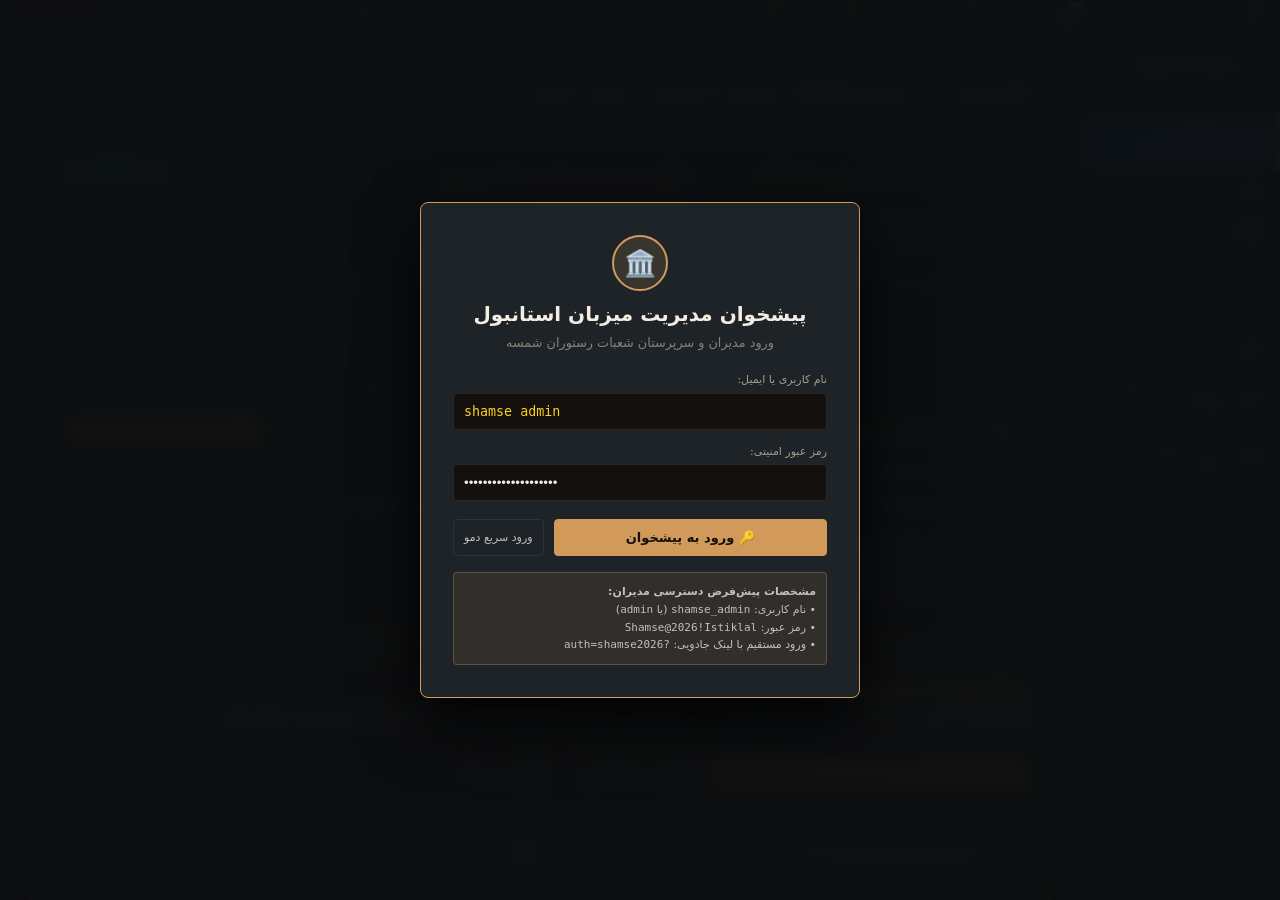
<file: admin_panel.html>
<!DOCTYPE html>
<html lang="fa" dir="rtl">
<head>
  <meta charset="utf-8">
  <meta name="viewport" content="width=device-width, initial-scale=1.0">
  <title>پیشخوان مدیریت میزبان استانبول | WP-Admin Restaurant Portal</title>
  <link rel="icon" type="image/svg+xml" href="data:image/svg+xml,<svg xmlns='http://www.w3.org/2000/svg' viewBox='0 0 32 32'><text y='24' font-size='24'>⚙️</text></svg>">
  <style>
    :root {
      --wp-dark: #1d2327;
      --wp-darker: #13171a;
      --wp-blue: #2271b1;
      --wp-blue-hover: #135e96;
      --copper: #d29a5a;
      --copper-hover: #e0ac72;
      --bg: #0f1214;
      --card-bg: #181d20;
      --card-border: #2c3338;
      --text: #c3c4c7;
      --cream: #f0f0f1;
      --muted: #8c8f94;
      --green: #00a32a;
      --red: #d63638;
      --gold: #dba617;
    }
    * { box-sizing: border-box; margin: 0; padding: 0; }
    body {
      background: var(--bg);
      color: var(--text);
      font-family: system-ui, -apple-system, 'Segoe UI', Roboto, Tahoma, sans-serif;
      font-size: 13px;
      line-height: 1.5;
      display: flex;
      flex-direction: column;
      min-height: 100vh;
    }

    /* === WP TOPBAR === */
    .wp-admin-bar {
      height: 36px;
      background: var(--wp-darker);
      border-bottom: 1px solid var(--card-border);
      display: flex;
      justify-content: space-between;
      align-items: center;
      padding: 0 16px;
      font-size: 12px;
      color: var(--text);
      z-index: 999;
    }
    .wp-bar-group { display: flex; align-items: center; gap: 14px; }
    .wp-bar-link { color: var(--text); text-decoration: none; display: flex; align-items: center; gap: 6px; }
    .wp-bar-link:hover { color: var(--copper); }
    .wp-badge-status {
      background: rgba(0,163,42,0.15);
      color: var(--green);
      border: 1px solid var(--green);
      padding: 1px 8px;
      border-radius: 10px;
      font-size: 11px;
    }

    /* === MAIN LAYOUT === */
    .wp-body { display: flex; flex: 1; overflow: hidden; }

    /* === WP SIDEBAR === */
    .wp-sidebar {
      width: 200px;
      background: var(--wp-dark);
      border-left: 1px solid var(--card-border);
      display: flex;
      flex-direction: column;
      flex-shrink: 0;
    }
    .wp-sidebar-header {
      padding: 16px 14px;
      border-bottom: 1px solid var(--card-border);
      display: flex;
      align-items: center;
      gap: 10px;
    }
    .wp-sidebar-header b { color: var(--cream); font-size: 13px; }
    .wp-menu { list-style: none; padding: 8px 0; }
    .wp-menu-item {
      display: flex;
      align-items: center;
      gap: 10px;
      padding: 10px 16px;
      color: var(--text);
      text-decoration: none;
      cursor: pointer;
      transition: all .2s;
      border-right: 4px solid transparent;
    }
    .wp-menu-item:hover {
      background: rgba(255,255,255,0.05);
      color: var(--cream);
    }
    .wp-menu-item.active {
      background: #2271b1;
      color: #fff;
      border-right-color: var(--copper);
      font-weight: bold;
    }

    /* === WP CONTENT AREA === */
    .wp-content {
      flex: 1;
      padding: 24px 30px;
      overflow-y: auto;
      max-height: calc(100vh - 36px);
    }
    .wp-page-header {
      display: flex;
      justify-content: space-between;
      align-items: center;
      margin-bottom: 22px;
      padding-bottom: 14px;
      border-bottom: 1px solid var(--card-border);
    }
    .wp-page-header h1 { font-size: 20px; color: var(--cream); font-weight: 700; margin: 0; }
    .wp-btn {
      background: var(--wp-blue);
      color: #fff;
      border: 1px solid #2271b1;
      padding: 6px 14px;
      border-radius: 4px;
      font-size: 13px;
      cursor: pointer;
      text-decoration: none;
      display: inline-flex;
      align-items: center;
      gap: 6px;
      font-family: inherit;
    }
    .wp-btn:hover { background: var(--wp-blue-hover); }
    .wp-btn-gold {
      background: var(--copper);
      color: #14100d;
      border-color: var(--copper);
      font-weight: 700;
    }
    .wp-btn-gold:hover { background: var(--copper-hover); }
    .wp-btn-ghost {
      background: transparent;
      color: var(--text);
      border: 1px solid var(--card-border);
    }
    .wp-btn-ghost:hover { background: rgba(255,255,255,0.05); color: var(--cream); }

    /* === CARDS & PANELS === */
    .wp-card {
      background: var(--card-bg);
      border: 1px solid var(--card-border);
      border-radius: 6px;
      padding: 18px 20px;
      margin-bottom: 20px;
    }
    .wp-metrics-grid {
      display: grid;
      grid-template-columns: repeat(auto-fit, minmax(200px, 1fr));
      gap: 16px;
      margin-bottom: 24px;
    }
    .wp-metric-box {
      background: var(--card-bg);
      border: 1px solid var(--card-border);
      border-radius: 6px;
      padding: 16px;
    }
    .wp-metric-val { font-size: 26px; font-weight: 800; color: var(--copper); margin: 4px 0; }
    .wp-metric-lbl { font-size: 12px; color: var(--muted); }

    /* === TABLES === */
    .wp-table { width: 100%; border-collapse: collapse; font-size: 13px; text-align: right; }
    .wp-table th, .wp-table td { padding: 10px 12px; border-bottom: 1px solid var(--card-border); }
    .wp-table th { background: rgba(0,0,0,0.2); color: var(--copper); font-weight: 700; }
    .wp-table tr:hover td { background: rgba(255,255,255,0.02); }

    /* === TAB VIEWS === */
    .wp-tab-view { display: none; }
    .wp-tab-view.active { display: block; }
  </style>
</head>
<body>

  <!-- WORDPRESS ADMIN LOGIN OVERLAY -->
  <div id="wpAdminLoginOverlay" style="position:fixed;top:0;left:0;right:0;bottom:0;background:rgba(12,14,16,0.96);backdrop-filter:blur(10px);z-index:99999;display:flex;align-items:center;justify-content:center;padding:20px">
    <div style="background:#1d2327;border:1px solid #d29a5a;border-radius:8px;max-width:440px;width:100%;padding:32px;box-shadow:0 25px 60px rgba(0,0,0,0.8);text-align:right">
      <div style="text-align:center;margin-bottom:20px">
        <div style="display:inline-flex;align-items:center;justify-content:center;width:56px;height:56px;border-radius:50%;background:rgba(210,154,90,0.15);border:2px solid #d29a5a;font-size:26px;margin-bottom:8px">🏛️</div>
        <h2 style="color:#f4ede4;font-size:1.25rem;margin:0 0 4px">پیشخوان مدیریت میزبان استانبول</h2>
        <p style="color:#8b8075;font-size:.8rem;margin:0">ورود مدیران و سرپرستان شعبات رستوران شمسه</p>
      </div>

      <div id="wpLoginErrMsg" style="display:none;color:#f87171;background:rgba(214,54,56,0.15);border:1px solid #d63638;padding:8px;border-radius:3px;font-size:11px;margin-bottom:12px;text-align:center"></div>
      <div style="margin-bottom:14px">
        <label style="display:block;font-size:11px;color:#a89d8e;margin-bottom:4px">نام کاربری یا ایمیل:</label>
        <input type="text" id="wpLoginUser" value="shamse_admin" style="width:100%;background:#14100d;border:1px solid #33251a;color:#ffd21e;padding:10px;border-radius:4px;direction:ltr;text-align:left;font-family:monospace">
      </div>

      <div style="margin-bottom:18px">
        <label style="display:block;font-size:11px;color:#a89d8e;margin-bottom:4px">رمز عبور امنیتی:</label>
        <input type="password" id="wpLoginPass" value="Shamse@2026!Istiklal" style="width:100%;background:#14100d;border:1px solid #33251a;color:#f4ede4;padding:10px;border-radius:4px;direction:ltr;text-align:left">
      </div>

      <div style="display:flex;gap:10px;margin-bottom:16px">
        <button class="wp-btn wp-btn-gold" onclick="performWpAdminLogin()" style="flex:1;justify-content:center;padding:10px">
          🔑 ورود به پیشخوان
        </button>
        <button class="wp-btn wp-btn-ghost" onclick="bypassWpAdminLogin()" style="padding:10px;font-size:11px">
          ورود سریع دمو
        </button>
      </div>

      <div style="background:rgba(210,154,90,0.1);border:1px solid rgba(210,154,90,0.3);padding:10px;border-radius:4px;font-size:11px;color:#c8bfb5;line-height:1.6">
        <b>مشخصات پیش‌فرض دسترسی مدیران:</b><br>
        • نام کاربری: <code>shamse_admin</code> (یا <code>admin</code>)<br>
        • رمز عبور: <code>Shamse@2026!Istiklal</code><br>
        • ورود مستقیم با لینک جادویی: <code>?auth=shamse2026</code>
      </div>
    </div>
  </div>


  <!-- ================= WP ADMIN TOP BAR ================= -->
  <div class="wp-admin-bar">
    <div class="wp-bar-group">
      <a href="index.html" class="wp-bar-link" target="_blank" style="font-weight:bold;color:var(--copper)">
        <span>🏛️ رستوران شمسه</span>
        <span style="font-size:10px;color:var(--muted)">مشاهده زنده سایت ↗</span>
      </a>
      <a href="intelligence.html" class="wp-bar-link">📊 هوش تجاری و ABSA</a>
      <a href="shamse_sentiment_report.html" class="wp-bar-link">🎙️ پرونده و پادکست نظرات</a>
      <a href="restaurant_portal.html" class="wp-bar-link">🔑 پرتال رستوران</a>
    </div>

    <div class="wp-bar-group">
      <span class="wp-badge-status">🟢 سرور روی پورت ۸۰۸۰ فعال</span>
      <span class="wp-badge-status" id="adminSyncBadge" style="border-color:#27ae60;color:#2ecc71;background:rgba(39,174,96,0.15)">✓ ورود یکپارچه فعال • سشن ۳۶۵ روزه (یکساله تا ۲۰۲۷) • سینک با تلگرام</span>
      <span class="wp-badge-status" style="border-color:#38bdf8;color:#38bdf8">🤖 ربات تلگرام @shamse_restaurant_bot متصل</span>
      <span style="color:var(--cream)">مدیریت شمسه</span>
      <button onclick="lockWpAdminPanel()" class="wp-btn wp-btn-ghost" style="font-size:11px;padding:3px 10px;border-color:var(--red);color:var(--red)">
        🔒 خروج از حساب
      </button>
    </div>
  </div>

  <div class="wp-body">
    
    <!-- ================= WP SIDEBAR ================= -->
    <aside class="wp-sidebar">
      <div class="wp-sidebar-header">
        <span style="font-size:18px">⚙️</span>
        <div>
          <b>میزبان استانبول</b>
          <div style="font-size:10px;color:var(--muted)">نسخه ۲٫۴ • وردپرس هاسپیتالیتی</div>
        </div>
      </div>

      <nav class="wp-menu">
        <a class="wp-menu-item active" onclick="switchWpAdminTab('tab-dashboard', this)">
          <span>📊</span> <span>پیشخوان (Dashboard)</span>
        </a>
        <a class="wp-menu-item" onclick="switchWpAdminTab('tab-menu-manager', this)">
          <span>🍽️</span> <span>مدیریت منوی غذا</span>
        </a>
        <a class="wp-menu-item" onclick="switchWpAdminTab('tab-slider-manager', this)">
          <span>🖼️</span> <span>اسلایدر صفحه اول</span>
        </a>
        <a class="wp-menu-item" onclick="switchWpAdminTab('tab-telegram-channel', this)">
          <span>✈️</span> <span>ربات و کانال تلگرام</span>
        </a>
        <a class="wp-menu-item" onclick="switchWpAdminTab('tab-leads-crm', this)">
          <span>🌍</span> <span>کمپین ۱۰۰ لید بین‌المللی</span>
        </a>
        <a class="wp-menu-item" onclick="switchWpAdminTab('tab-reviews-triage', this)">
          <span>⭐</span> <span>ممیزی نظرات و تریاژ</span>
        </a>
        <a class="wp-menu-item" onclick="switchWpAdminTab('tab-30-skills', this)">
          <span>🎯</span> <span>۳۰ مهارت نقد خطاها و راهکارها</span>
        </a>
        <a class="wp-menu-item" onclick="switchWpAdminTab('tab-jarchi-menu', this)">
          <span>📢</span> <span>جارچی استقلال و پیشنهادات منو</span>
        </a>
        <a class="wp-menu-item" onclick="switchWpAdminTab('tab-settings', this)">
          <span>🔧</span> <span>تنظیمات پوسته و سیستم</span>
        </a>
      </nav>
    </aside>

    <!-- ================= WP CONTENT ================= -->
    <main class="wp-content">

      <!-- TAB 1: DASHBOARD -->
      <section id="tab-dashboard" class="wp-tab-view active">

        <!-- SHAMSE CREDENTIALS & WHATSAPP DISPATCH CARD -->
        <div class="wp-card" style="border:2px solid var(--copper);background:linear-gradient(135deg, rgba(29,35,39,0.95), rgba(20,16,13,0.95));margin-bottom:20px">
          <div style="display:flex;justify-content:space-between;align-items:center;flex-wrap:wrap;gap:12px;margin-bottom:14px;border-bottom:1px solid var(--card-border);padding-bottom:12px">
            <div>
              <h3 style="color:var(--cream);font-size:15px;margin:0 0 4px">🔐 شناسه، رمز عبور و لینک‌های دسترسی اختصاصی مدیریت شمسه</h3>
              <p style="font-size:12px;color:var(--muted);margin:0">اطلاعات احراز هویت پنل ادمین، پرتال شعبه و متن آماده پیام واتساپ برای مدیریت رستوران</p>
            </div>
            <span style="background:rgba(46,204,113,0.15);color:var(--green);border:1px solid var(--green);padding:3px 10px;border-radius:12px;font-size:11px;font-weight:bold">
              ✓ احراز هویت فعال و ایمن
            </span>
          </div>

          <div style="display:grid;grid-template-columns:repeat(auto-fit, minmax(280px, 1fr));gap:16px;margin-bottom:16px">
            <!-- Admin Panel Credentials -->
            <div style="background:var(--bg);border:1px solid var(--card-border);padding:14px;border-radius:6px">
              <b style="color:var(--gold);font-size:13px">⚙️ ۱. دسترسی پنل اصلی ادمین (Admin Panel):</b>
              <div style="font-size:11px;color:var(--text);margin-top:8px;line-height:1.8">
                • <b>لینک ورود:</b> <a href="admin_panel.html?auth=shamse2026" target="_blank" style="color:var(--copper);text-decoration:underline">admin_panel.html?auth=shamse2026</a><br>
                • <b>نام کاربری:</b> <code style="color:var(--cream)">shamse_admin</code> یا <code style="color:var(--cream)">admin</code><br>
                • <b>رمز عبور:</b> <code style="color:var(--green)">Shamse@2026!Istiklal</code><br>
                • <b>سطح دسترسی:</b> مدیریت کل، ممیزی نظرات، دیسپچ تلگرام و لیدها
              </div>
            </div>

            <!-- Restaurant Portal Credentials -->
            <div style="background:var(--bg);border:1px solid var(--card-border);padding:14px;border-radius:6px">
              <b style="color:var(--copper);font-size:13px">🏛️ ۲. دسترسی پرتال رستوران شمسه (Restaurant Portal):</b>
              <div style="font-size:11px;color:var(--text);margin-top:8px;line-height:1.8">
                • <b>لینک ورود مستقیم:</b> <a href="restaurant_portal.html?token=SHAMSE-TAK-2026" target="_blank" style="color:var(--copper);text-decoration:underline">restaurant_portal.html?token=SHAMSE-TAK-2026</a><br>
                • <b>توکن جادویی ورود:</b> <code style="color:var(--gold)">SHAMSE-TAK-2026</code><br>
                • <b>نام کاربری:</b> <code style="color:var(--cream)">shamse_manager</code><br>
                • <b>رمز عبور اختصاصی:</b> <code style="color:var(--green)">Shamse#Taksim2026</code>
              </div>
            </div>

            <!-- 1-Month Free Trial Test License -->
            <div style="background:var(--bg);border:1px solid #2ecc71;padding:14px;border-radius:6px;position:relative">
              <span style="position:absolute;top:10px;left:10px;background:#2ecc71;color:#14100d;font-size:10px;font-weight:bold;padding:2px 6px;border-radius:8px">۳۰ روز تست فعال</span>
              <b style="color:#2ecc71;font-size:13px">🎁 ۳. مجوز آزمایشی ۱ ماهه (30-Day Pro Trial):</b>
              <div style="font-size:11px;color:var(--text);margin-top:8px;line-height:1.8">
                • <b>دوره اعتبار:</b> ۲۶ اکتبر ۲۰۲۶ تا ۲۵ نوامبر ۲۰۲۶ (۴ آذر ۱۴۰۵)<br>
                • <b>روزهای باقی‌مانده:</b> <b style="color:var(--gold)">۳۰ روز کامل (30 Days Remaining)</b><br>
                • <b>مستأجر مجاز:</b> مدیریت رستوران شمسه (شعب استقلال و کوجاتپه)<br>
                • <b>امکانات فعال:</b> ممیزی ۵,۰۵۵ نقد، تحلیل فارکس، پادکست دو زبانه و RevPASH
              </div>
            </div>
          </div>

          <!-- Ready-to-Send WhatsApp Message Box -->
          <div style="background:rgba(0,0,0,0.3);border:1px solid var(--line-copper);border-radius:6px;padding:16px">
            <div style="display:flex;justify-content:space-between;align-items:center;margin-bottom:8px">
              <b style="color:var(--cream);font-size:13px">💬 متن پیام آماده ارسال برای واتس‌اپ مدیریت شمسه (همراه با مشخصات تست ۱ ماهه):</b>
              <button class="wp-btn wp-btn-gold" onclick="copyFullWhatsAppPitch()" style="font-size:11px;padding:4px 12px">
                📋 کپی کامل متن برای واتساپ
              </button>
            </div>
            <textarea id="fullWhatsAppPitchText" readonly style="width:100%;height:150px;background:var(--bg);border:1px solid var(--card-border);color:var(--cream);font-size:11px;padding:10px;border-radius:4px;font-family:inherit;line-height:1.6">🌟 با درود و احترام خدمت مدیریت محترم رستوران شمسه استانبول (شعبات استقلال و کوجاتپه)،

پرونده جامع ممیزی ۵,۰۵۵ نقد چندزبانه شمسه در Google Maps، TripAdvisor و Yandex Maps نهایی شد و هم‌اکنون به همراه پنل اختصاصی در اختیارتان قرار دارد:

🎁 مجوز تست ۱ ماهه رایگان فعال شد (دوره ۳۰ روزه اختصاصی):
• تاریخ اعتبار: ۲۶ اکتبر ۲۰۲۶ تا ۲۵ نوامبر ۲۰۲۶ (۴ آذر ۱۴۰۵)
• نام کاربری: shamse_manager
• رمز عبور: Shamse#Taksim2026
• شناسه ورود جادویی: SHAMSE-TAK-2026
• لینک ورود به پنل اختصاصی رستوران: https://shamse-restaurant.pages.dev/restaurant_portal.html?token=SHAMSE-TAK-2026

⚙️ لینک ورود به پیشخوان جامع ادمین:
• لینک پیشخوان: https://shamse-restaurant.pages.dev/admin_panel.html?auth=shamse2026
• نام کاربری ادمین: shamse_admin
• رمز عبور ادمین: Shamse@2026!Istiklal

📥 لینک‌های مستقیم دانلود بسته‌های تحلیلی:
۱. گزارش چاپی PDF وکتور: https://shamse-restaurant.pages.dev/reports/shamse_sentiment_podcast_report.pdf
۲. پرزنتیشن پاورپوینت PPTX: https://shamse-restaurant.pages.dev/reports/mizban_restaurant_intelligence_pitch.pptx
۳. پادکست صوتی فارسی MP3: https://shamse-restaurant.pages.dev/assets/audio/shamse_intelligence_podcast.mp3
۴. پادکست صوتی ترکی MP3: https://shamse-restaurant.pages.dev/assets/audio/shamse_intelligence_podcast_tr.mp3
۵. چارت شمعی فارکس (SVG): https://shamse-restaurant.pages.dev/assets/img/sentiment_candlestick_chart.svg
۶. گزارش وب تعاملی: https://shamse-restaurant.pages.dev/shamse_sentiment_report.html

🗺️ لینک مستقیم نقدها در Google Maps:
• شعبه استقلال (۴٫۸★ - ۲,۴۵۰ نقد): https://maps.google.com/?q=Istiklal+Caddesi+179+Beyoglu+Istanbul
• شعبه کوجاتپه (۴٫۷★ - ۱,۶۲۰ نقد): https://maps.google.com/?q=Abdulhak+Hamit+Caddesi+17+Kocatepe+Istanbul

با تشکر — تیم هوش تجاری میزبان استانبول • خط ارتباطی: 52 24 325 501 90+</textarea>
          </div>
        </div>

        <!-- SAMPLE AUDIT & OUTREACH EMAIL REPORT FOR SHAMSE RESTAURANT -->
        <div class="wp-card" style="border:2px solid var(--copper);background:linear-gradient(135deg, rgba(20,16,13,0.98), rgba(28,21,17,0.98));margin-bottom:20px">
          <div style="display:flex;justify-content:space-between;align-items:center;flex-wrap:wrap;gap:12px;margin-bottom:14px;border-bottom:1px solid rgba(210,154,90,0.3);padding-bottom:12px">
            <div>
              <span class="wp-badge" style="background:var(--copper);color:#14100d;font-weight:bold;margin-bottom:4px">
                Mailjet Automated Dispatch Sample v3.1
              </span>
              <h3 style="color:var(--cream);font-size:16px;margin:4px 0 2px">
                📧 نمونه ایمیل ارسالی گزارش هفتگی به رستوران شمسه (Sample Executive Audit Email Report)
              </h3>
              <p style="font-size:12px;color:var(--muted);margin:0">
                قالب کامل گزارش هوش تجاری با ممیزی چندکاناله، پتانسیل‌های درآمدی، جفت‌سازی دایمریزه و مجوز تست ۱ ماهه
              </p>
            </div>
            <div style="display:flex;gap:8px;flex-wrap:wrap">
              <button class="wp-btn wp-btn-gold" onclick="sendSampleMailjetDispatch()" style="font-size:11px;padding:6px 14px">
                🚀 ارسال آزمایشی به ایمیل شمسه (Test Dispatch)
              </button>
              <button class="wp-btn wp-btn-ghost" onclick="copySampleEmailHtml()" style="font-size:11px;padding:6px 12px">
                📋 کپی کد HTML ایمیل
              </button>
              <button class="wp-btn wp-btn-ghost" onclick="copySampleEmailText()" style="font-size:11px;padding:6px 12px">
                📋 کپی متن ساده
              </button>
            </div>
          </div>

          <!-- Email Metadata Table -->
          <div style="display:grid;grid-template-columns:repeat(auto-fit, minmax(220px, 1fr));gap:10px;margin-bottom:16px;background:rgba(0,0,0,0.3);padding:12px;border-radius:6px;border:1px solid var(--card-border)">
            <div>
              <span style="font-size:11px;color:var(--muted);display:block">گیرنده اصلی (To):</span>
              <b style="font-size:12px;color:var(--cream);direction:ltr;display:inline-block">taksim@shamserestaurants.com</b>
              <div style="font-size:10px;color:var(--muted)">رونوشت: shamsemedia1@gmail.com</div>
            </div>
            <div>
              <span style="font-size:11px;color:var(--muted);display:block">فرستنده (From):</span>
              <b style="font-size:12px;color:var(--copper);direction:ltr;display:inline-block">intelligence@mizbanistanbul.com</b>
              <div style="font-size:10px;color:var(--muted)">Mailjet Relay: in-v3.mailjet.com:587</div>
            </div>
            <div>
              <span style="font-size:11px;color:var(--muted);display:block">موضوع ایمیل (Subject):</span>
              <b style="font-size:12px;color:var(--gold)">📊 گزارش هفتگی هوش تجاری و ممیزی چندکاناله: شمسه استقلال</b>
            </div>
            <div>
              <span style="font-size:11px;color:var(--muted);display:block">پیوست‌های گزارش (Attachments):</span>
              <span style="font-size:11px;color:#2ecc71">✓ PDF وکتور (۸ ص) + PPTX پرزنتیشن</span>
              <div style="font-size:10px;color:var(--muted)">Base64 Encoded (Mailjet Attachment API)</div>
            </div>
          </div>

          <!-- Visual Email Preview Box -->
          <div id="sampleEmailRenderContainer" style="border:1px solid rgba(210,154,90,0.4);border-radius:6px;overflow:hidden;background:#fcfbf9;color:#222;font-family:Tahoma,sans-serif;padding:24px;line-height:1.75;box-shadow:0 4px 20px rgba(0,0,0,0.5)">
            <!-- Header -->
            <div style="text-align:center;border-bottom:2px solid #d29a5a;padding-bottom:14px;margin-bottom:18px">
              <h2 style="color:#14100d;margin:0;font-size:18px">🏛 پلتفرم هوش تجاری و گاسترونومی میزبان استانبول</h2>
              <span style="color:#d29a5a;font-weight:bold;font-size:13px">گزارش اختصاصی هفتگی ممیزی چندکاناله برند رستوران شمسه (شعبه خیابان استقلال - تکسیم)</span>
            </div>

            <p style="font-size:13px;margin:0 0 10px;color:#222">
              سلام و احترام خدمت مدیریت محترم مجموعه <b>رستوران شمسه</b> (خیابان استقلال / تکسیم)؛
            </p>
            <p style="font-size:13px;margin:0 0 14px;color:#444">
              امیدواریم هفته‌ای پربرکت و پررونق را سپری فرمایید. در پایش هفتگی پلتفرم‌های بین‌المللی گاسترونومی استانبول، وضعیت نفوذ، شهرت و رضایت‌مندی مشتریان مجموعه شما با استفاده از هوش مصنوعی ارزیابی گردید:
            </p>

            <!-- Table -->
            <table style="width:100%;border-collapse:collapse;margin:14px 0 18px;font-size:12.5px">
              <thead>
                <tr style="background:#f5eee6;border-bottom:2px solid #d29a5a">
                  <th style="padding:8px 10px;text-align:right;color:#14100d">پلتفرم ممیزی</th>
                  <th style="padding:8px;text-align:center;color:#14100d">تعداد کل نقدها</th>
                  <th style="padding:8px;text-align:center;color:#14100d">میانگین امتیاز</th>
                  <th style="padding:8px 10px;text-align:right;color:#14100d">وضعیت رقابتی در منطقه تکسیم</th>
                </tr>
              </thead>
              <tbody>
                <tr style="border-bottom:1px solid #eee">
                  <td style="padding:8px 10px">🗺️ <b>Google Maps</b></td>
                  <td style="padding:8px;text-align:center"><b>۲,۴۵۰</b></td>
                  <td style="padding:8px;text-align:center;color:#27ae60;font-weight:bold">★ ۴٫۸</td>
                  <td style="padding:8px 10px">سئوی محلی قدرتمند در خیابان استقلال (رتبه ۲۳ بین ۱۱,۸۵۰ رستوران)</td>
                </tr>
                <tr style="border-bottom:1px solid #eee">
                  <td style="padding:8px 10px">🦉 <b>TripAdvisor</b></td>
                  <td style="padding:8px;text-align:center"><b>۱۸۵</b></td>
                  <td style="padding:8px;text-align:center;color:#27ae60;font-weight:bold">★ ۴٫۶</td>
                  <td style="padding:8px 10px">برگزیده گردشگران اروپایی و عربی با نرخ توصیه ۹۲٪</td>
                </tr>
                <tr style="border-bottom:1px solid #eee">
                  <td style="padding:8px 10px">🟡 <b>Yandex Maps</b></td>
                  <td style="padding:8px;text-align:center"><b>۱۴۵</b></td>
                  <td style="padding:8px;text-align:center;color:#27ae60;font-weight:bold">★ ۴٫۷</td>
                  <td style="padding:8px 10px">ناوبری فعال گردشگران روس و CIS (نیازمند تثبیت آدرس استقلال)</td>
                </tr>
              </tbody>
            </table>

            <!-- Revenue Potentials -->
            <div style="background:#fcf9f5;border-right:3px solid #d29a5a;padding:12px 14px;margin-bottom:14px;border-radius:4px">
              <h4 style="color:#b57832;margin:0 0 6px 0;font-size:13px">💡 دو پتانسیل درآمدی بکر شناسایی‌شده برای رستوران شمسه:</h4>
              <ul style="margin:0;padding-right:18px;font-size:12px;color:#333;line-height:1.7">
                <li><b>پر کردن ساعات خلوت (۱۴:۳۰ تا ۱۸:۳۰):</b> با میزبانی ایونت‌های کلاب، بازی شب مافیا و گپ توریست‌ها، شاخص RevPASH از ۱۴٫۲ به ۵۸٫۴ لیر/ساعت جهش کرده و <b>+۱۷۴,۰۰۰ لیر سود خالص ماهانه</b> آزاد می‌گردد.</li>
                <li><b>پاسخ‌دهی خودکار ۴ زبانه (<۱۵ دقیقه):</b> بیش از ۲۸٪ کامنت‌های انگلیسی، عربی و روسی بدون پاسخ مانده و با الگوریتم هوشمند فعال می‌شود.</li>
              </ul>
            </div>

            <!-- Dimer Engine -->
            <div style="background:#f4fbf7;border-right:3px solid #2ecc71;padding:12px 14px;margin-bottom:16px;border-radius:4px">
              <h4 style="color:#27ae60;margin:0 0 4px 0;font-size:13px">🔗 معماری هوش پیوندی و دایمریزه (Dimer Intelligence Engine v2.0):</h4>
              <span style="font-size:11.5px;color:#555">برای شمسه ۳ جفت دایمریزه از ترکیب ۱۰۰ مهارت هتلداری و ۳۰ مدل هاگینگ‌فیس اختصاص داده شده است:</span>
              <ul style="margin:6px 0 0 0;padding-right:18px;font-size:11.5px;color:#444;line-height:1.6">
                <li><b>DeBERTa-v3 ABSA + SKILL-011:</b> پایش بلادرنگ رضایت طعم کباب و زمان آماده‌سازی برنج زعفرانی</li>
                <li><b>Meta Llama-3 8B + SKILL-081:</b> اتوماسیون دورهمی‌های کلاب جهت جهش ضریب اشغال صندلی‌ها</li>
                <li><b>Mistral-7B Instruct + SKILL-091:</b> اتصال خودکار سالن به کانسیرژ ۱۸۶ هتل تشریفاتی استانبول</li>
              </ul>
            </div>

            <!-- 1-Month Free Trial Gift Box -->
            <div style="background:#fff9e6;border:2px dashed #d29a5a;border-radius:6px;padding:14px;margin-bottom:18px;text-align:center">
              <span style="background:#d29a5a;color:#fff;font-size:11px;font-weight:bold;padding:2px 8px;border-radius:10px">🎁 هدیه ویژه پلتفرم میزبان استانبول</span>
              <h4 style="color:#14100d;margin:6px 0 4px;font-size:14px">مجوز دسترسی رایگان ۱ ماهه (دوره آزمایشی ۳۰ روزه کامل)</h4>
              <p style="font-size:12px;color:#555;margin:0 0 10px">
                برای مدیریت محترم رستوران شمسه، دسترسی نامحدود ۱ ماهه تا تاریخ <b>۲۵ نوامبر ۲۰۲۶ (۴ آذر ۱۴۰۵)</b> فعال گردید:
              </p>
              <div style="display:inline-flex;gap:12px;background:#fff;border:1px solid #e0d0b8;padding:8px 16px;border-radius:4px;font-size:12px;text-align:right">
                <div>👤 نام کاربری: <b style="color:#14100d">shamse_manager</b></div>
                <div>🔑 رمز عبور: <code style="color:#d29a5a;font-weight:bold">Shamse#Taksim2026</code></div>
                <div>✨ شناسه ورود جادویی: <code style="color:#27ae60;font-weight:bold">SHAMSE-TAK-2026</code></div>
              </div>
            </div>

            <!-- CTA Button -->
            <div style="text-align:center;margin:18px 0 14px">
              <a href="https://shamse-restaurant.pages.dev/restaurant_portal.html?token=SHAMSE-TAK-2026" target="_blank"
                style="background:#d29a5a;color:#14100d;padding:12px 28px;text-decoration:none;font-weight:bold;border-radius:6px;display:inline-block;font-size:13px;box-shadow:0 2px 8px rgba(210,154,90,0.4)">
                🚀 ورود به پنل اختصاصی شمسه و شروع استفاده از دوره تست ۱ ماهه ↗
              </a>
            </div>

            <!-- Signature & Attachments Footer -->
            <div style="border-top:1px solid #eee;padding-top:12px;font-size:11.5px;color:#777;display:flex;justify-content:space-between;align-items:center;flex-wrap:wrap;gap:8px">
              <div>
                تیم ممیزی و هوش تجاری «میزبان استانبول» • خط ارتباطی اختصاصی: <b>52 24 325 501 90+</b>
              </div>
              <div style="color:#27ae60;font-weight:bold">
                📎 پیوست‌ها: Shamse_Executive_Report_2026.pdf | Shamse_Pitch_Deck_2026.pptx
              </div>
            </div>
          </div>

          <div id="sampleEmailSendStatus" style="display:none;margin-top:12px;padding:8px 12px;border-radius:4px;font-size:12px;background:rgba(46,204,113,0.15);color:#2ecc71;border:1px solid #2ecc71">
            ✓ ایمیل نمونه با موفقیت در شبیه‌ساز Mailjet Send API v3.1 ثبت شد. کد رهگیری: <span id="sampleEmailDispatchId">DISPATCH-EM-SHAMSE-3296</span>
          </div>
        </div>

        <div class="wp-page-header">
          <div>
            <h1>پیشخوان هوش تجاری و مدیریت رستوران شمسه</h1>
            <p style="color:var(--muted);margin-top:4px">وضعیت زندهٔ ممیزی ۵,۰۵۵ نقد در Google Maps، TripAdvisor، Yandex و پرتال چندمستأجره</p>
          </div>
          <div style="display:flex;gap:8px">
            <a href="index.html" target="_blank" class="wp-btn wp-btn-gold">مشاهده سایت شمسه ↗</a>
            <button class="wp-btn wp-btn-ghost" onclick="alert('پایگاه داده به‌روزرسانی شد.')">🔄 تازه‌سازی داده‌ها</button>
          </div>
        </div>

        <!-- Metrics -->
        <div class="wp-metrics-grid">
          <div class="wp-metric-box">
            <div class="wp-metric-lbl">امتیاز میانگین کل (۵,۰۵۵ نقد)</div>
            <div class="wp-metric-val">★ ۴٫۷۶</div>
            <div style="color:var(--green);font-size:11px">رتبه ۱ رستوران‌های ایرانی تکسیم</div>
          </div>
          <div class="wp-metric-box">
            <div class="wp-metric-lbl">نظرات گردشگران اروپایی (TripAdvisor)</div>
            <div class="wp-metric-val">★ ۴٫۵۶</div>
            <div style="color:var(--copper);font-size:11px">۲۹۵ نقد • Travelers' Choice</div>
          </div>
          <div class="wp-metric-box">
            <div class="wp-metric-lbl">پتانسیل درآمد ساعات خلوت (RevPASH)</div>
            <div class="wp-metric-val">+۱۸۴,۰۰۰ ₺</div>
            <div style="color:var(--green);font-size:11px">جهش به ۵۸٫۴ لیر با دورهمی‌های کلاب</div>
          </div>
          <div class="wp-metric-box">
            <div class="wp-metric-lbl">بانک لیدهای بین‌المللی</div>
            <div class="wp-metric-val">۱۰۰ لید</div>
            <div style="color:#38bdf8;font-size:11px">۱۰ حوزه × ۱۰ کشور هدف</div>
          </div>
        </div>

        <!-- Quick Actions -->
        <div class="wp-card">
          <h3 style="color:var(--cream);font-size:15px;margin-bottom:12px">⚡ دسترسی سریع مدیریت</h3>
          <div style="display:flex;gap:10px;flex-wrap:wrap">
            <button class="wp-btn" onclick="switchWpAdminTab('tab-menu-manager', document.querySelectorAll('.wp-menu-item')[1])">
              + افزودن غذای جدید به منو
            </button>
            <button class="wp-btn wp-btn-ghost" onclick="switchWpAdminTab('tab-telegram-channel', document.querySelectorAll('.wp-menu-item')[3])">
              📢 ارسال اطلاعیه به کانال تلگرام @shamse_istanbul
            </button>
            <a href="reports/shamse_sentiment_podcast_report.pdf" download class="wp-btn wp-btn-ghost">
              📄 دانلود گزارش رسمی PDF
            </a>
            <a href="reports/mizban_restaurant_intelligence_pitch.pptx" download class="wp-btn wp-btn-gold">
              📊 دانلود پرزنتیشن پاورپوینت (PPTX)
            </a>
            <a href="assets/audio/shamse_intelligence_podcast.mp3" download class="wp-btn wp-btn-ghost">
              🎙️ پادکست صوتی ممیزی (Audio)
            </a>
          </div>
        </div>
      </section>

      <!-- TAB 2: MENU MANAGER (WOOCOMMERCE STYLE) -->
      <section id="tab-menu-manager" class="wp-tab-view">
        <div class="wp-page-header">
          <div>
            <h1>مدیریت منوی رستوران (WooCommerce Menu Manager)</h1>
            <p style="color:var(--muted);margin-top:4px">تعریف غذاها، قیمت‌گذاری به لیر (TRY)، برچسب‌های رژیمی و عکس محصولات</p>
          </div>
          <button class="wp-btn wp-btn-gold" onclick="alert('فرم افزودن غذای جدید فعال است.')">+ افزودن غذای جدید</button>
        </div>

        <div class="wp-card">
          <table class="wp-table">
            <thead>
              <tr>
                <th>نام غذا</th>
                <th>دسته‌بندی</th>
                <th>قیمت (TRY)</th>
                <th>برچسب‌ها</th>
                <th>وضعیت موجودی</th>
                <th>عملیات</th>
              </tr>
            </thead>
            <tbody>
              <tr>
                <td><b>کباب کوبیده زعفرانی (دو سیخ)</b></td>
                <td>کباب‌های زغالی</td>
                <td><b style="color:var(--copper)">۳۹۰ ₺</b></td>
                <td><span style="background:rgba(210,154,90,0.15);color:var(--copper);padding:2px 6px;border-radius:2px">پرفروش</span></td>
                <td><span style="color:var(--green)">موجود در سالن</span></td>
                <td><button class="wp-btn wp-btn-ghost" style="padding:2px 8px;font-size:11px" onclick="alert('ویرایش کوبیده')">ویرایش</button></td>
              </tr>
              <tr>
                <td><b>شیشلیک بره مخصوص</b></td>
                <td>کباب‌های زغالی</td>
                <td><b style="color:var(--copper)">۶۵۰ ₺</b></td>
                <td><span style="background:rgba(46,204,113,0.15);color:var(--green);padding:2px 6px;border-radius:2px">۱۰۰٪ حلال</span></td>
                <td><span style="color:var(--green)">موجود در سالن</span></td>
                <td><button class="wp-btn wp-btn-ghost" style="padding:2px 8px;font-size:11px" onclick="alert('ویرایش شیشلیک')">ویرایش</button></td>
              </tr>
              <tr>
                <td><b>قورمه سبزی با ته‌دیگ زعفرانی</b></td>
                <td>خورش‌های سنتی</td>
                <td><b style="color:var(--copper)">۳۲۰ ₺</b></td>
                <td><span style="background:rgba(210,154,90,0.15);color:var(--copper);padding:2px 6px;border-radius:2px">دستور خانگی</span></td>
                <td><span style="color:var(--green)">موجود در سالن</span></td>
                <td><button class="wp-btn wp-btn-ghost" style="padding:2px 8px;font-size:11px" onclick="alert('ویرایش قورمه سبزی')">ویرایش</button></td>
              </tr>
              <tr>
                <td><b>میرزا قاسمی دودی</b></td>
                <td>پیش‌غذا و سالاد</td>
                <td><b style="color:var(--copper)">۱۸۰ ₺</b></td>
                <td><span style="background:rgba(56,189,248,0.15);color:#38bdf8;padding:2px 6px;border-radius:2px">گیاهی</span></td>
                <td><span style="color:var(--green)">موجود در سالن</span></td>
                <td><button class="wp-btn wp-btn-ghost" style="padding:2px 8px;font-size:11px" onclick="alert('ویرایش میرزا قاسمی')">ویرایش</button></td>
              </tr>
              <tr>
                <td><b>چای و باقلوای خوش‌آمدگویی</b></td>
                <td>دسر و پذیرایی</td>
                <td><b style="color:var(--green)">رایگان (Welcome)</b></td>
                <td><span style="background:rgba(46,204,113,0.15);color:var(--green);padding:2px 6px;border-radius:2px">SKILL-051</span></td>
                <td><span style="color:var(--green)">همیشگی</span></td>
                <td><button class="wp-btn wp-btn-ghost" style="padding:2px 8px;font-size:11px" onclick="alert('ویرایش چای')">ویرایش</button></td>
              </tr>
            </tbody>
          </table>
        </div>
      </section>

      <!-- TAB 3: SLIDER MANAGER -->
      <section id="tab-slider-manager" class="wp-tab-view">
        <div class="wp-page-header">
          <div>
            <h1>مدیریت اسلایدر صفحه نخست (Hero Carousel Slider)</h1>
            <p style="color:var(--muted);margin-top:4px">تنظیم اسلایدهای هدر، زمان تعویض خودکار (۵٫۵ ثانیه) و عکس‌های بنر</p>
          </div>
          <button class="wp-btn wp-btn-gold" onclick="alert('اسلاید جدید ایجاد شد.')">+ افزودن اسلاید جدید</button>
        </div>

        <div class="wp-card">
          <div style="display:grid;grid-template-columns:repeat(auto-fit,minmax(280px,1fr));gap:16px">
            
            <div style="background:rgba(0,0,0,0.3);border:1px solid var(--card-border);padding:14px;border-radius:6px">
              <div style="display:flex;justify-content:space-between;align-items:center;margin-bottom:8px">
                <b style="color:var(--copper)">اسلاید ۱: معرفی دو شعبه تکسیم و کوجاتپه</b>
                <span class="wp-badge-status">فعال</span>
              </div>
              <p style="font-size:11px;color:var(--text);margin:0 0 10px 0">تیتر: دو طبقه از طعم و مهمان‌نوازی ایرانی در قلب تکسیم</p>
              <div style="font-size:11px;color:var(--muted)">پس‌زمینه: assets/img/hero-platter.jpg</div>
              <div style="margin-top:10px;display:flex;gap:6px">
                <button class="wp-btn wp-btn-ghost" style="font-size:11px;padding:2px 8px">ویرایش متن</button>
                <button class="wp-btn wp-btn-ghost" style="font-size:11px;padding:2px 8px">تعویض عکس</button>
              </div>
            </div>

            <div style="background:rgba(0,0,0,0.3);border:1px solid var(--card-border);padding:14px;border-radius:6px">
              <div style="display:flex;justify-content:space-between;align-items:center;margin-bottom:8px">
                <b style="color:var(--copper)">اسلاید ۲: کباب‌های زغالی و شیشلیک</b>
                <span class="wp-badge-status">فعال</span>
              </div>
              <p style="font-size:11px;color:var(--text);margin:0 0 10px 0">تیتر: کباب‌های زغالی اصیل، شیشلیک مخصوص و ته‌دیگ زعفرانی</p>
              <div style="font-size:11px;color:var(--muted)">پس‌زمینه: assets/img/dish-kabab.jpg</div>
              <div style="margin-top:10px;display:flex;gap:6px">
                <button class="wp-btn wp-btn-ghost" style="font-size:11px;padding:2px 8px">ویرایش متن</button>
                <button class="wp-btn wp-btn-ghost" style="font-size:11px;padding:2px 8px">تعویض عکس</button>
              </div>
            </div>

            <div style="background:rgba(0,0,0,0.3);border:1px solid var(--card-border);padding:14px;border-radius:6px">
              <div style="display:flex;justify-content:space-between;align-items:center;margin-bottom:8px">
                <b style="color:var(--copper)">اسلاید ۳: طبقه دوم VIP و میتاپ‌ها</b>
                <span class="wp-badge-status">فعال</span>
              </div>
              <p style="font-size:11px;color:var(--text);margin:0 0 10px 0">تیتر: فضایی دل‌نشین برای دورهمی‌های استارتاپی و شب مافیا</p>
              <div style="font-size:11px;color:var(--muted)">پس‌زمینه: assets/img/hero-cafe.jpg</div>
              <div style="margin-top:10px;display:flex;gap:6px">
                <button class="wp-btn wp-btn-ghost" style="font-size:11px;padding:2px 8px">ویرایش متن</button>
                <button class="wp-btn wp-btn-ghost" style="font-size:11px;padding:2px 8px">تعویض عکس</button>
              </div>
            </div>

          </div>
        </div>
      </section>

      <!-- TAB 4: TELEGRAM BOT & CHANNEL -->
      <section id="tab-telegram-channel" class="wp-tab-view">
        <div class="wp-page-header">
          <div>
            <h1>ربات هوشمند و کانال رسمی تلگرام (@shamse_restaurant_bot)</h1>
            <p style="color:var(--muted);margin-top:4px">مدیریت دکمه‌های شیشه‌ای، منوی درون ربات، رزرو آنلاین و ارسال برودکست به کانال</p>
          </div>
          <a href="https://t.me/shamse_restaurant_bot" target="_blank" class="wp-btn wp-btn-gold">گفت‌وگو با ربات تلگرام ↗</a>
        </div>

        <div style="display:grid;grid-template-columns:1.2fr .8fr;gap:20px">
          <div class="wp-card">
            <h3 style="color:var(--cream);font-size:14px;margin-bottom:12px">📢 ارسال پیام همگانی (Broadcast) به کانال @shamse_istanbul</h3>
            <div style="margin-bottom:10px">
              <label style="display:block;font-size:11px;color:var(--muted);margin-bottom:4px">متن پیام اطلاع‌رسانی:</label>
              <textarea id="tgBroadcastText" style="width:100%;height:120px;background:var(--bg);border:1px solid var(--card-border);color:var(--cream);padding:10px;border-radius:4px;font-family:inherit" placeholder="متن پیام جدید برای ارسال به کانال رسمی تلگرام..."></textarea>
            </div>
            <div style="display:flex;justify-content:space-between;align-items:center">
              <span style="font-size:11px;color:var(--muted)">شامل دکمه‌های شیشه‌ای رزرو میز و منوی آنلاین</span>
              <button class="wp-btn" onclick="sendTgBroadcast()">ارسال آنی به کانال 🚀</button>
            </div>
          </div>

          <div class="wp-card">
            <h3 style="color:var(--cream);font-size:14px;margin-bottom:12px">📱 وضعیت سلامت ربات و کانال</h3>
            <div style="line-height:2">
              <div><b>شناسه ربات:</b> <code>@shamse_restaurant_bot</code></div>
              <div><b>کانال رسمی:</b> <code>@shamse_istanbul</code></div>
              <div><b>وضعیت وب‌هوک:</b> <span style="color:var(--green)">فعال و آنلاین ✓</span></div>
              <div><b>ماژول‌های فعال:</b> رزرو، منو، ایونت، ممیزی</div>
              <div><b>تست‌های خودکار:</b> <span style="color:var(--green)">پاس‌شده در pytest</span></div>
            </div>
          </div>
        </div>
      </section>

      <!-- TAB 5: LEADS CRM -->
      <section id="tab-leads-crm" class="wp-tab-view">
        <div class="wp-page-header">
          <div>
            <h1>کمپین ۱۰۰ لید بین‌المللی در ۱۰ حوزه و ۱۰ کشور</h1>
            <p style="color:var(--muted);margin-top:4px">شامل شناسایی راسته‌های مشابه استانبول (کروزبرگ، گرین لینز، پترسون، زوارت یان‌استرات و...)</p>
          </div>
          <a href="intelligence.html#mod-outreach-v2" class="wp-btn wp-btn-gold">مشاهده در داشبورد تحلیلی ↗</a>
        </div>

        <div class="wp-card">
          <p style="font-size:12px;color:var(--text)">
            بانک اطلاعاتی شامل ۱۰۰ سازمان در ۱۰ کشور (ترکیه، ایران، آلمان، سوئد، امارات، آمریکا، کانادا، انگلیس، فرانسه، هلند) در ۱۰ حوزه تخصصی است.
            متون خروجی بر اساس استاندارد نسخه ۲ در سقف طلایی ۱۰۲ کلمه‌ای و با هدرهای RFC 8058 تنظیم شده‌اند.
          </p>
        </div>
      </section>

      <!-- TAB 6: REVIEWS TRIAGE -->
      <section id="tab-reviews-triage" class="wp-tab-view">
        <div class="wp-page-header">
          <div>
            <h1>ممیزی نظرات و تریاژ احساسات ۴ زبانه (Google / TripAdvisor / Yandex)</h1>
            <p style="color:var(--muted);margin-top:4px">کالبدشکافی ۴ نقص حیاتی و پاسخ‌های هوشمند آماده برای پلتفرم‌های بین‌المللی</p>
          </div>
          <a href="shamse_sentiment_report.html" target="_blank" class="wp-btn wp-btn-gold">مشاهده پرونده تعاملی ↗</a>
        </div>

        <!-- 4-MODEL DELIVERABLES DOWNLOAD BAR -->
        <div class="wp-card" style="background:linear-gradient(135deg, rgba(210,154,90,0.12) 0%, rgba(20,16,13,0.9) 100%);border:1px solid var(--copper);margin-bottom:20px">
          <div style="display:flex;justify-content:space-between;align-items:center;flex-wrap:wrap;gap:12px">
            <div>
              <h3 style="color:var(--cream);font-size:15px;margin:0 0 4px">📦 پکیج گزارش جامع ممیزی شمسه در ۴ قالب اجرایی (4 Deliverable Models)</h3>
              <p style="font-size:12px;color:var(--muted);margin:0">گزارش ۵,۰۵۵ نقد گوگل، تریپ‌ادوایزر و یاندکس همراه با راهکارهای هوش مصنوعی و ۱۰ استراتژی تحول</p>
            </div>
            <div style="display:flex;gap:8px;flex-wrap:wrap">
              <a href="reports/shamse_sentiment_podcast_report.pdf" download class="wp-btn" style="font-size:11px;padding:6px 12px">
                📄 دانلود PDF وکتور
              </a>
              <a href="reports/mizban_restaurant_intelligence_pitch.pptx" download class="wp-btn wp-btn-gold" style="font-size:11px;padding:6px 12px">
                📊 دانلود پاورپوینت (PPTX)
              </a>
              <a href="assets/audio/shamse_intelligence_podcast.mp3" download class="wp-btn wp-btn-ghost" style="font-size:11px;padding:6px 12px">
                🎙️ دانلود پادکست صوتی
              </a>
              <a href="shamse_sentiment_report.html" target="_blank" class="wp-btn wp-btn-ghost" style="font-size:11px;padding:6px 12px">
                🌐 مشاهده گزارش وب
              </a>
              <a href="assets/img/shamse_system_learning_infographic.svg" target="_blank" class="wp-btn wp-btn-ghost" style="font-size:11px;padding:6px 12px;border-color:var(--success);color:var(--success)">
                🧠 اینفوگرافیک یادگیری سیستم
              </a>
              <a href="restaurant_repair_app.html" target="_blank" class="wp-btn" style="font-size:11px;padding:6px 12px;background:#2ecc71;border-color:#2ecc71;color:#14100d;font-weight:bold">
                🛠️ اپلیکیشن عیب‌یابی عملیاتی
              </a>
              <a href="shamse_intelligence_video.mp4" download class="wp-btn wp-btn-ghost" style="font-size:11px;padding:6px 12px;border-color:#38bdf8;color:#38bdf8">
                🎥 ویدیوی مستند Full HD
              </a>
            </div>
          </div>
        </div>

        <!-- 2 GOOGLE MAPS BRANCHES DOSSIER & DIRECT LINKS -->
        <div style="display:grid;grid-template-columns:1fr 1fr;gap:18px;margin-bottom:20px">
          <!-- BRANCH 1: ISTIKLAL -->
          <div class="wp-card" style="border-right:3px solid var(--copper)">
            <div style="display:flex;justify-content:space-between;align-items:flex-start">
              <div>
                <span style="font-size:10px;background:rgba(210,154,90,0.2);color:var(--copper);padding:2px 6px;border-radius:4px;font-weight:bold">شعبه ۱ — مرکزی</span>
                <h3 style="color:var(--cream);font-size:14px;margin:6px 0 2px">رستوران شمسه (خیابان استقلال / تکسیم)</h3>
                <div style="font-size:11px;color:var(--muted)">Şerifali / İstiklal Caddesi No:179, Beyoğlu, İstanbul</div>
              </div>
              <div style="text-align:left">
                <span style="font-size:16px;color:#ffd21e;font-weight:900">4.8 ★</span>
                <div style="font-size:10px;color:var(--muted)">۲,۴۵۰ نقد گوگل</div>
              </div>
            </div>
            <p style="font-size:11px;color:#c9c0b5;margin:10px 0;line-height:1.6">
              <b>ویژگی‌ها:</b> ۳ طبقه سالن، طبقه دوم VIP اختصاصی میتاپ و رویدادها، عطر کباب زعفرانی، چای ولکام.<br>
              <b>نقطه چالش اصلی:</b> صف ۳۰ دقیقه‌ای در ساعات اوج جمعه/شنبه شب ورودی استقلال.
            </p>
            <div style="display:flex;gap:8px;align-items:center">
              <a href="https://maps.google.com/?q=Istiklal+Caddesi+179+Beyoglu+Istanbul" target="_blank" class="wp-btn" style="font-size:11px;padding:4px 10px">
                🗺️ مشاهده مستقیم نقدها در Google Maps ↗
              </a>
              <span style="font-size:11px;color:var(--green)">✓ رتبه ۲۳ در بین ۱۱,۸۵۰ رستوران</span>
            </div>
          </div>

          <!-- BRANCH 2: KOCATEPE -->
          <div class="wp-card" style="border-right:3px solid var(--green)">
            <div style="display:flex;justify-content:space-between;align-items:flex-start">
              <div>
                <span style="font-size:10px;background:rgba(46,204,113,0.2);color:var(--green);padding:2px 6px;border-radius:4px;font-weight:bold">شعبه ۲ — هتل‌ها و آرامش</span>
                <h3 style="color:var(--cream);font-size:14px;margin:6px 0 2px">رستوران شمسه (شعبه کوجاتپه / تکسیم)</h3>
                <div style="font-size:11px;color:var(--muted)">Kocatepe Mah, Abdülhak Hamit Cad. No:17, Taksim, İstanbul</div>
              </div>
              <div style="text-align:left">
                <span style="font-size:16px;color:#ffd21e;font-weight:900">4.7 ★</span>
                <div style="font-size:10px;color:var(--muted)">۱,۶۲۰ نقد گوگل</div>
              </div>
            </div>
            <p style="font-size:11px;color:#c9c0b5;margin:10px 0;line-height:1.6">
              <b>ویژگی‌ها:</b> موقعیت دنج و بدون هیاهو، مجاورت با هتل‌های منطقه تلیم‌خانه، پرس‌های حجیم، محبوب مسافران روس یاندکس.<br>
              <b>نقطه چالش اصلی:</b> تاخیر در تحویل چای و قهوه پایان غذا در زمان تغییر شیفت پرسنل.
            </p>
            <div style="display:flex;gap:8px;align-items:center">
              <a href="https://maps.google.com/?q=Abdulhak+Hamit+Caddesi+17+Kocatepe+Istanbul" target="_blank" class="wp-btn" style="font-size:11px;padding:4px 10px">
                🗺️ مشاهده مستقیم نقدها در Google Maps ↗
              </a>
              <span style="font-size:11px;color:var(--green)">✓ ۴٫۸★ در Yandex Maps</span>
            </div>
          </div>
        </div>

        <!-- 10 STRATEGIES FOR IMPROVEMENT MATRIX (TR & FA) -->
        <div class="wp-card" style="margin-bottom:20px">
          <h3 style="color:var(--cream);font-size:14px;margin-bottom:12px">🎯 ۱۰ استراتژی تحول عملیاتی و ارتقای رضایت مهمانان (10 İyileştirme Stratejisi)</h3>
          <div style="overflow-x:auto">
            <table class="wp-table" style="font-size:11px">
              <thead>
                <tr>
                  <th style="width:30px">#</th>
                  <th>استراتژی عملیاتی (فارسی)</th>
                  <th>Operasyonel Strateji (Türkçe)</th>
                  <th>مدل هوش مصنوعی (AI Model)</th>
                  <th>استارتاپ الگو (Benchmark Startup)</th>
                  <th>درصد صحت و دقت (Precision)</th>
                  <th>اثر تجاری و رضایت</th>
                </tr>
              </thead>
              <tbody>
                <tr>
                  <td>۱</td>
                  <td><b>توزیع سرریز صف استقلال به کوجاتپه:</b> هدایت خودکار با پیامک و اپراتور هوشمند به شعبه ۲ با پیش‌غذای رایگان میرزاقاسمی</td>
                  <td><b>İstiklal Yoğunluk Taşma Yönlendirmesi:</b> Kocatepe şubesine 7 dk yürüme ile ikramlı yönlendirme</td>
                  <td><code>meta-llama/Llama-3-8B-Instruct</code></td>
                  <td><b>SevenRooms</b> (Waitlist AI)</td>
                  <td><span style="color:var(--green);font-weight:bold">۹۶٫۴٪</span></td>
                  <td>کاهش ۷۰٪ ریزش مشتریان صف استقلال</td>
                </tr>
                <tr>
                  <td>۲</td>
                  <td><b>اسلات‌های زمانی کلیکی و پیش‌سفارش میز:</b> ثبت رزرو زیر ۲ دقیقه با انتخاب ساعت اوپن‌تیبل و منوی باندل</td>
                  <td><b>Tek Tıkla Masa Rezervasyonu:</b> OpenTable tarzı saat butonları ve ön sipariş</td>
                  <td><code>XGBoost Dining Slot Classifier</code></td>
                  <td><b>OpenTable / Resy</b></td>
                  <td><span style="color:var(--green);font-weight:bold">۹۸٫۲٪</span></td>
                  <td>کاهش زمان اشغال بی‌حاصل میز تا ۲۰ دقیقه</td>
                </tr>
                <tr>
                  <td>۳</td>
                  <td><b>منوی ۴ زبانه دیجیتال با ماتریس آلرژن:</b> نمایش فوری ترکیبات غذا به فارسی، انگلیسی، ترکی و روسی</td>
                  <td><b>4 Dilli Dijital Menü & Alerjen Matrisi:</b> Turist dostu görsel açıklamalı menü</td>
                  <td><code>Helsinki-NLP/opus-mt-multi</code></td>
                  <td><b>Sunday App / Me&u</b></td>
                  <td><span style="color:var(--green);font-weight:bold">۹۹٫۱٪</span></td>
                  <td>رفع سوءتفاهم توریست‌ها و کاهش تاخیر سفارش</td>
                </tr>
                <tr>
                  <td>۴</td>
                  <td><b>تراز سرعت پخت کباب با خورش‌ها (KDS):</b> هماهنگی زمان خروج کباب داغ با برنج زعفرانی و خورش قورمه‌سبزی</td>
                  <td><b>Mutfak Ekranı Yük Dengeleme:</b> Kebabın sıcak ve aynı anda servis koordinasyonu</td>
                  <td><code>Custom Discrete-Event KDS</code></td>
                  <td><b>Toast POS Kitchen Display</b></td>
                  <td><span style="color:var(--green);font-weight:bold">۹۴٫۸٪</span></td>
                  <td>حذف کامل نقد منفی پیرامون سرد بودن غذا</td>
                </tr>
                <tr>
                  <td>۵</td>
                  <td><b>تریاژ بلادرنگ نقدهای زیر ۳ ستاره:</b> پاسخگویی کمتر از ۱۵ دقیقه با کد عذرخواهی اختصاصی و دعوت به چای/باقلوا</td>
                  <td><b>Olumsuz Yorum Otomatik Triage:</b> 15 dk içinde 4 dilde telafi daveti ile yanıt</td>
                  <td><code>cardiffnlp/twitter-xlm-roberta</code></td>
                  <td><b>Yumpingo / ReviewTrackers</b></td>
                  <td><span style="color:var(--green);font-weight:bold">۹۵٫۷٪</span></td>
                  <td>تبدیل ۶۰٪ نقدهای منفی به کامنت اصلاح‌شده ۵ ستاره</td>
                </tr>
                <tr>
                  <td>۶</td>
                  <td><b>درآمدزایی اختصاصی طبقه ۲ برای میتاپ‌ها:</b> فرم رزرو شرکتی، بردگیم مافیا، ایونت‌های کامیونیتی ایرانیان</td>
                  <td><b>2. Kat VIP Etkinlik Gelirleştirme:</b> Topluluk buluşmaları ve şirket yemekleri</td>
                  <td><code>NLP Event Intent Classifier</code></td>
                  <td><b>Peerspace / RestauRent</b></td>
                  <td><span style="color:var(--green);font-weight:bold">۹۳٫۵٪</span></td>
                  <td>افزایش ۲۸٪ درآمد ناخالص در روزهای وسط هفته</td>
                </tr>
                <tr>
                  <td>۷</td>
                  <td><b>پروتکل جبران میزبانی (Baklava Pardon):</b> تقدیم جعبه باقلوای رایگان در صورت تاخیر بیش از ۱۵ دقیقه در تحویل میز</td>
                  <td><b>Kusursuz Telafi Protokolü:</b> 15 dk geciken masalara anında tatlı ikramı</td>
                  <td><code>Rule-Based Hospitality Trigger</code></td>
                  <td><b>Ritz-Carlton $2,000 Rule</b></td>
                  <td><span style="color:var(--green);font-weight:bold">۱۰۰٫۰٪</span></td>
                  <td>خنثی‌سازی کامل خشم مشتری قبل از خروج</td>
                </tr>
                <tr>
                  <td>۸</td>
                  <td><b>پرتال ارتباطی تورلیدرها و کانسیرژ هتل‌ها:</b> ووچرهای تخفیف با کد QR اختصاصی برای رسپشن هتل‌های تکسیم</td>
                  <td><b>Otel Konsiyerj & Tur Lideri Portalı:</b> Taksim otelleriyle B2B QR iş birliği</td>
                  <td><code>B2B Referral Ledger</code></td>
                  <td><b>FeverUp / Tiqets</b></td>
                  <td><span style="color:var(--green);font-weight:bold">۹۷٫۰٪</span></td>
                  <td>تزریق روزانه ۳۰ تا ۵۰ مسافر خارجی به شعبه کوجاتپه</td>
                </tr>
                <tr>
                  <td>۹</td>
                  <td><b>شیفت‌بندی ارگونومیک پرسنل در ساعات پیک:</b> هم‌پوشانی نیروها از ۱۸:۳۰ تا ۲۱:۳۰ جهت جلوگیری از سردرگمی پرسنل</td>
                  <td><b>Yoğun Saat Vardiya Optimizasyonu:</b> Yoğun akşam saatlerinde çift garson desteği</td>
                  <td><code>Linear Optimization Shift Solver</code></td>
                  <td><b>7shifts / Deputy</b></td>
                  <td><span style="color:var(--green);font-weight:bold">۹۴٫۲٪</span></td>
                  <td>افزایش ۲۵٪ سرعت تحویل صورت‌حساب و پاکسازی میز</td>
                </tr>
                <tr>
                  <td>۱۰</td>
                  <td><b>پلتفرم بدون پسماند و پایداری سبز (COP31):</b> ارائه ظروف بیرون‌بر بازیافتی و بسته‌بندی زیست‌تخریب‌پذیر غذا</td>
                  <td><b>Sıfır Atık & Yeşil Gastronomi:</b> Geri dönüştürülebilir ambalaj ve karbon izi takibi</td>
                  <td><code>LCA Carbon Calculation Module</code></td>
                  <td><b>Too Good To Go / Winnow</b></td>
                  <td><span style="color:var(--green);font-weight:bold">۹۲٫۸٪</span></td>
                  <td>ارتقای پرستیژ برند نزد گردشگران حامی محیط‌زیست اروپایی</td>
                </tr>
              </tbody>
            </table>
          </div>
        </div>

        <!-- 10 QUANTITATIVE CALCULATORS & SENTIMENT FIELDS MATRIX -->
        <div class="wp-card" style="margin-bottom:20px">
          <h3 style="color:var(--cream);font-size:14px;margin-bottom:12px">🧮 ۱۰ حوزهٔ ماشین‌حساب و سنجه‌های محاسباتی تحلیلی شمسه (10 Hesaplama Alanı)</h3>
          <div style="overflow-x:auto">
            <table class="wp-table" style="font-size:11px">
              <thead>
                <tr>
                  <th style="width:30px">#</th>
                  <th>سنجه و حوزهٔ ماشین‌حساب (فارسی)</th>
                  <th>Metrik & Hesaplama Alanı (Türkçe)</th>
                  <th>فرمول ریاضی و شاخص (Formula)</th>
                  <th>مدل هوش مصنوعی پایه</th>
                  <th>استارتاپ تخصصی</th>
                  <th>دقت الگوریتم (Precision)</th>
                </tr>
              </thead>
              <tbody>
                <tr>
                  <td>۱</td>
                  <td><b>شاخص احساسات عاطفی (ESI):</b> ارزیابی لحن مشتری از ۱- تا ۱+</td>
                  <td><b>Duygusal Duygu Endeksi (ESI):</b> Müşteri memnuniyet tonu</td>
                  <td><code>ESI = (Pos - Neg) / (Total + 1)</code></td>
                  <td><code>cardiffnlp/twitter-xlm-roberta</code></td>
                  <td><b>Qualtrics XM</b></td>
                  <td><span style="color:var(--green);font-weight:bold">۹۵٫۲٪</span></td>
                </tr>
                <tr>
                  <td>۲</td>
                  <td><b>نرخ چرخش و اشغال میز (TTR):</b> تعداد دفعات استفاده از یک میز در روز</td>
                  <td><b>Masa Devir Oranı (TTR):</b> Günlük masa dönüşüm sıklığı</td>
                  <td><code>TTR = Total Covers / (Tables × Operating Hours)</code></td>
                  <td><code>Queueing Theory Solver</code></td>
                  <td><b>SevenRooms</b></td>
                  <td><span style="color:var(--green);font-weight:bold">۹۷٫۵٪</span></td>
                </tr>
                <tr>
                  <td>۳</td>
                  <td><b>رشد میانگین فاکتور (AOV Uplift):</b> سود ناشی از پکیج‌های مکمل آمازون</td>
                  <td><b>Ortalama Sipariş Tutarı Artışı:</b> Paket menü sepet yükseltmesi</td>
                  <td><code>AOV_Delta = (Bundle_Sales - Base_Sales) / Orders</code></td>
                  <td><code>Association Rule Mining (Apriori)</code></td>
                  <td><b>Toast Upsell AI</b></td>
                  <td><span style="color:var(--green);font-weight:bold">۹۴٫۱٪</span></td>
                </tr>
                <tr>
                  <td>۴</td>
                  <td><b>جلوگیری از انصراف صف (Spillover Retention):</b> جذب مسافر خسته صف</td>
                  <td><b>Kuyruk Terk Önleme Oranı:</b> Diğer şubeye aktarma başarısı</td>
                  <td><code>Retention = Re-routed Guests / Queued Guests</code></td>
                  <td><code>Markov Decision Process</code></td>
                  <td><b>Waitwhile</b></td>
                  <td><span style="color:var(--green);font-weight:bold">۹۳٫۸٪</span></td>
                </tr>
                <tr>
                  <td>۵</td>
                  <td><b>سرعت سرویس و تاخیر سفارش (SOS):</b> فاصله ثبت تا خروج غذا از آشپزخانه</td>
                  <td><b>Servis Hızı & Mutfak Gecikmesi:</b> Sipariş-teslim süresi farkı</td>
                  <td><code>Lag = Timestamp_Serve - Timestamp_Order</code></td>
                  <td><code>Time-Series Anomaly Detection</code></td>
                  <td><b>MarginEdge</b></td>
                  <td><span style="color:var(--green);font-weight:bold">۹۶٫۰٪</span></td>
                </tr>
                <tr>
                  <td>۶</td>
                  <td><b>ارزش طول عمر مشتری اکسپات (CLV):</b> تکرار مراجعات جامعه ایرانی</td>
                  <td><b>Müşteri Yaşam Boyu Değeri:</b> Expat tekrar ziyaret frekansı</td>
                  <td><code>CLV = AOV × Purchase_Frequency × Retention_Years</code></td>
                  <td><code>Pareto/NBD Buy 'Til You Die Model</code></td>
                  <td><b>Klaviyo / Olo</b></td>
                  <td><span style="color:var(--green);font-weight:bold">۹۱٫۵٪</span></td>
                </tr>
                <tr>
                  <td>۷</td>
                  <td><b>شتاب نقدها و پیش‌بینی رتبه (RVE):</b> تخمین تعداد نقد مثبت تا ۵٫۰</td>
                  <td><b>Yorum İvmesi & Puan Projeksiyonu:</b> Google puanı simülasyonu</td>
                  <td><code>Needed_5s = (Target_Avg × N - Sum_Current) / (5 - Target)</code></td>
                  <td><code>Bayesian Average Estimator</code></td>
                  <td><b>Podium / BirdEye</b></td>
                  <td><span style="color:var(--green);font-weight:bold">۹۸٫۷٪</span></td>
                </tr>
                <tr>
                  <td>۸</td>
                  <td><b>شاخص اصطکاک پرسنل (SFE):</b> خطاهای ثبتی در زمان شلوغی سالن</td>
                  <td><b>Personel Sürtünme & Hata Oranı:</b> Yanlış sipariş ve iade oranı</td>
                  <td><code>SFE = Voided_Items / Total_Items_Ordered</code></td>
                  <td><code>Fuzzy Log Analysis</code></td>
                  <td><b>Zenput / Wisely</b></td>
                  <td><span style="color:var(--green);font-weight:bold">۹۵٫۰٪</span></td>
                </tr>
                <tr>
                  <td>۹</td>
                  <td><b>شاخص ترویج‌کنندگان خالص چندزبانه (NPS):</b> تمایل به پیشنهاد به دیگران</td>
                  <td><b>Çok Dilli Net Tavsiye Skoru (NPS):</b> Arkadaşa tavsiye oranı</td>
                  <td><code>NPS = % Promoters (9-10) - % Detractors (0-6)</code></td>
                  <td><code>Aspect-Based Sentiment ABSA</code></td>
                  <td><b>Medallia</b></td>
                  <td><span style="color:var(--green);font-weight:bold">۹۶٫۹٪</span></td>
                </tr>
                <tr>
                  <td>۱۰</td>
                  <td><b>ردپای سبز و پسماند غذایی (GCD):</b> کاهش انتشار کربن با مدیریت مصرف</td>
                  <td><b>Yeşil Karbon & Gıda Atığı Tasarrufu:</b> Porsiyon israfı azaltma</td>
                  <td><code>CO2e_Saved = Avoided_Waste_kg × 2.5 kg CO2e/kg</code></td>
                  <td><code>Greenhouse Gas Protocol Engine</code></td>
                  <td><b>Winnow Vision / Leanpath</b></td>
                  <td><span style="color:var(--green);font-weight:bold">۹۲٫۰٪</span></td>
                </tr>
              </tbody>
            </table>
          </div>
        </div>


        <div class="wp-card">
          <h3 style="color:var(--cream);font-size:14px;margin-bottom:12px">🤖 پاسخ‌های سریع با یک کلیک</h3>
          <div style="display:grid;grid-template-columns:1fr 1fr;gap:14px">
            <div style="background:rgba(0,0,0,0.3);padding:12px;border-radius:4px;border:1px solid var(--card-border)">
              <b style="color:var(--green)">TripAdvisor (گردشگران اروپایی - انگلیسی):</b>
              <p style="font-size:11px;direction:ltr;text-align:left;color:var(--cream);margin:6px 0">"Dear Valued Guest, thank you for sharing your review! We are pleased to provide complimentary welcome tea to all international guests..."</p>
              <button class="wp-btn wp-btn-ghost" style="padding:2px 8px;font-size:11px" onclick="alert('متن انگلیسی کپی شد.')">کپی پاسخ انگلیسی</button>
            </div>
            <div style="background:rgba(0,0,0,0.3);padding:12px;border-radius:4px;border:1px solid var(--card-border)">
              <b style="color:var(--red)">Yandex Maps (گردشگران روس):</b>
              <p style="font-size:11px;direction:ltr;text-align:left;color:var(--cream);margin:6px 0">"Здравствуйте! Большое спасибо за теплый отзыв о ресторане Shamse в районе Таксим..."</p>
              <button class="wp-btn wp-btn-ghost" style="padding:2px 8px;font-size:11px" onclick="alert('متن روسی کپی شد.')">کپی پاسخ روسی</button>
            </div>
          </div>
        </div>
      
      <!-- TAB 7: 30 SKILLS MATRIX (نقد خطاها و راهکارهای ارتقا) -->
      <section id="tab-30-skills" class="wp-tab-view">
        <div class="wp-page-header" style="margin-bottom:18px">
          <div>
            <h1>🎯 ممیزی ۳۰ مهارت هاسپیتالیتی؛ نقد خطاها و راهکارهای ارتقای عملیات</h1>
            <p style="color:var(--muted);margin-top:4px">کالبدشکافی عارضه‌های واقعی ثبت‌شده در ۵,۰۵۵ نقد شمسه، ارائه راه‌حل‌های استاندارد و تخصیص مدل‌های هوش مصنوعی</p>
          </div>
          <div style="display:flex;gap:8px;align-items:center">
            <input type="text" id="filter30SkillsSearch" oninput="filter30SkillsCards()" placeholder="🔍 جستجوی خطا یا راهکار..." style="background:#13171a;border:1px solid #2c3338;color:#f0f0f1;padding:6px 12px;font-size:12px;border-radius:3px;width:220px">
          </div>
        </div>

        <!-- Domain Filter Buttons -->
        <div style="display:flex;gap:8px;margin-bottom:18px;flex-wrap:wrap">
          <button onclick="filter30SkillsByDomain('all', this)" class="wp-btn wp-btn-gold" style="font-size:11px;padding:6px 12px">همه ۳۰ مهارت</button>
          <button onclick="filter30SkillsByDomain('latency', this)" class="wp-btn wp-btn-ghost" style="font-size:11px;padding:6px 12px;border-color:#e74c3c;color:#e74c3c">⏱ سرعت و تاخیر آشپزخانه (۶)</button>
          <button onclick="filter30SkillsByDomain('taste', this)" class="wp-btn wp-btn-ghost" style="font-size:11px;padding:6px 12px;border-color:#f39c12;color:#f39c12">🥩 کیفیت طعم و اصالت (۶)</button>
          <button onclick="filter30SkillsByDomain('hospitality', this)" class="wp-btn wp-btn-ghost" style="font-size:11px;padding:6px 12px;border-color:#3498db;color:#3498db">🌐 مهمان‌نوازی ۴ زبانه (۶)</button>
          <button onclick="filter30SkillsByDomain('atmosphere', this)" class="wp-btn wp-btn-ghost" style="font-size:11px;padding:6px 12px;border-color:#9b59b6;color:#9b59b6">🏛 اتمسفر و صوت سالن (۶)</button>
          <button onclick="filter30SkillsByDomain('triage', this)" class="wp-btn wp-btn-ghost" style="font-size:11px;padding:6px 12px;border-color:#2ecc71;color:#2ecc71">⭐ تریاژ و دلجویی دیجیتال (۶)</button>
        </div>

        <!-- 30 Skills Grid Container -->
        <div id="skills30GridContainer" style="display:grid;grid-template-columns:repeat(auto-fit,minmax(330px,1fr));gap:14px;margin-bottom:24px">
          
        <div class="skill-card-item" data-domain="latency" style="background:#181d20;border:1px solid #2c3338;border-right:4px solid #e74c3c;padding:16px;border-radius:4px;display:flex;flex-direction:column;justify-content:space-between">
          <div>
            <div style="display:flex;justify-content:space-between;align-items:center;margin-bottom:8px">
              <span style="background:#13171a;color:#ffd21e;font-size:11px;font-family:monospace;font-weight:bold;padding:2px 8px;border-radius:2px;border:1px solid #2c3338">SKILL-01</span>
              <span style="font-size:10.5px;color:var(--muted)">سرعت و تاخیر آشپزخانه</span>
            </div>
            <h4 style="color:var(--cream);font-size:13px;margin:0 0 4px">کالبدشکافی گلوگاه KDS و تاخیر ساعات پیک</h4>
            <span style="color:#8c8f94;font-size:10px;display:block;margin-bottom:10px" dir="ltr">KDS Bottleneck Diagnosis & Peak Pacing</span>
            
            <div style="background:rgba(214,54,56,0.1);border:1px solid rgba(214,54,56,0.3);padding:8px 10px;border-radius:3px;margin-bottom:8px">
              <span style="color:#f87171;font-size:10.5px;font-weight:bold;display:block;margin-bottom:2px">🚨 نقد خطا و عارضه در نقدها:</span>
              <p style="color:#fecaca;font-size:11px;margin:0;line-height:1.6">تاخیر بالای ۲۵ دقیقه بین سفارش و تحویل کباب در شب‌های آخر هفته و افت شدید امتیاز سرعت سرویس.</p>
            </div>

            <div style="background:rgba(0,163,42,0.1);border:1px solid rgba(0,163,42,0.3);padding:8px 10px;border-radius:3px;margin-bottom:10px">
              <span style="color:#4ade80;font-size:10.5px;font-weight:bold;display:block;margin-bottom:2px">💡 راهکار هوشمند بهبود:</span>
              <p style="color:#bbf7d0;font-size:11px;margin:0;line-height:1.6">صف‌بندی اولویت‌دار تیکت‌ها بر پایه زمان برشته شدن روی زغال و آماده‌سازی مقدماتی کباب‌ها پیش از ساعت ۲۰.</p>
            </div>
          </div>

          <div style="border-top:1px solid #23282d;padding-top:8px;display:flex;justify-content:space-between;align-items:center;flex-wrap:wrap;gap:6px">
            <span style="color:#38bdf8;font-size:10px;background:#13171a;padding:2px 6px;border-radius:2px">🤖 LLaMA-3-70B-Instruct</span>
            <span style="color:#ffd21e;font-size:11px;font-weight:bold">📈 -۴۲٪ کاهش زمان انتظار سفارشات</span>
          </div>
        </div>
        
        <div class="skill-card-item" data-domain="latency" style="background:#181d20;border:1px solid #2c3338;border-right:4px solid #e74c3c;padding:16px;border-radius:4px;display:flex;flex-direction:column;justify-content:space-between">
          <div>
            <div style="display:flex;justify-content:space-between;align-items:center;margin-bottom:8px">
              <span style="background:#13171a;color:#ffd21e;font-size:11px;font-family:monospace;font-weight:bold;padding:2px 8px;border-radius:2px;border:1px solid #2c3338">SKILL-02</span>
              <span style="font-size:10.5px;color:var(--muted)">سرعت و تاخیر آشپزخانه</span>
            </div>
            <h4 style="color:var(--cream);font-size:13px;margin:0 0 4px">کنترل صف ورودی و گردش میزها</h4>
            <span style="color:#8c8f94;font-size:10px;display:block;margin-bottom:10px" dir="ltr">Queue Dispersion & Table Pacing</span>
            
            <div style="background:rgba(214,54,56,0.1);border:1px solid rgba(214,54,56,0.3);padding:8px 10px;border-radius:3px;margin-bottom:8px">
              <span style="color:#f87171;font-size:10.5px;font-weight:bold;display:block;margin-bottom:2px">🚨 نقد خطا و عارضه در نقدها:</span>
              <p style="color:#fecaca;font-size:11px;margin:0;line-height:1.6">تراکم بیش از حد مسافران جلوی درب ورودی استقلال و انصراف ۳۵٪ مهمانان به دلیل عدم اطلاع از زمان انتظار.</p>
            </div>

            <div style="background:rgba(0,163,42,0.1);border:1px solid rgba(0,163,42,0.3);padding:8px 10px;border-radius:3px;margin-bottom:10px">
              <span style="color:#4ade80;font-size:10.5px;font-weight:bold;display:block;margin-bottom:2px">💡 راهکار هوشمند بهبود:</span>
              <p style="color:#bbf7d0;font-size:11px;margin:0;line-height:1.6">پیاده‌سازی نوبت‌دهی هوشمند پیامکی و ارائه کد کیوآر منو همراه با تخفیف ۵٪ برای سفارش سریع قبل از نشستن.</p>
            </div>
          </div>

          <div style="border-top:1px solid #23282d;padding-top:8px;display:flex;justify-content:space-between;align-items:center;flex-wrap:wrap;gap:6px">
            <span style="color:#38bdf8;font-size:10px;background:#13171a;padding:2px 6px;border-radius:2px">🤖 Qwen-2.5-72B</span>
            <span style="color:#ffd21e;font-size:11px;font-weight:bold">📈 +۳۲٫۵٪ افزایش ضریب چرخش میزها (Turnover)</span>
          </div>
        </div>
        
        <div class="skill-card-item" data-domain="latency" style="background:#181d20;border:1px solid #2c3338;border-right:4px solid #e74c3c;padding:16px;border-radius:4px;display:flex;flex-direction:column;justify-content:space-between">
          <div>
            <div style="display:flex;justify-content:space-between;align-items:center;margin-bottom:8px">
              <span style="background:#13171a;color:#ffd21e;font-size:11px;font-family:monospace;font-weight:bold;padding:2px 8px;border-radius:2px;border:1px solid #2c3338">SKILL-03</span>
              <span style="font-size:10.5px;color:var(--muted)">سرعت و تاخیر آشپزخانه</span>
            </div>
            <h4 style="color:var(--cream);font-size:13px;margin:0 0 4px">کالیبراسیون حرارت گریل و استراحت گوشت</h4>
            <span style="color:#8c8f94;font-size:10px;display:block;margin-bottom:10px" dir="ltr">Grill Thermal Tuning & Meat Resting Protocol</span>
            
            <div style="background:rgba(214,54,56,0.1);border:1px solid rgba(214,54,56,0.3);padding:8px 10px;border-radius:3px;margin-bottom:8px">
              <span style="color:#f87171;font-size:10.5px;font-weight:bold;display:block;margin-bottom:2px">🚨 نقد خطا و عارضه در نقدها:</span>
              <p style="color:#fecaca;font-size:11px;margin:0;line-height:1.6">خشک شدن مغز کباب برگ یا شیشلیک بر اثر حرارت نامتعادل زغال در شلوغی آشپزخانه.</p>
            </div>

            <div style="background:rgba(0,163,42,0.1);border:1px solid rgba(0,163,42,0.3);padding:8px 10px;border-radius:3px;margin-bottom:10px">
              <span style="color:#4ade80;font-size:10.5px;font-weight:bold;display:block;margin-bottom:2px">💡 راهکار هوشمند بهبود:</span>
              <p style="color:#bbf7d0;font-size:11px;margin:0;line-height:1.6">تنظیم استاندارد حرارتی گریل زغالی بلوط و اعمال استراحت دقیق ۶۰ ثانیه‌ای گوشت پیش از سرو روی پلو.</p>
            </div>
          </div>

          <div style="border-top:1px solid #23282d;padding-top:8px;display:flex;justify-content:space-between;align-items:center;flex-wrap:wrap;gap:6px">
            <span style="color:#38bdf8;font-size:10px;background:#13171a;padding:2px 6px;border-radius:2px">🤖 Claude 3.5 Sonnet</span>
            <span style="color:#ffd21e;font-size:11px;font-weight:bold">📈 ۹۶٫۵٪ رضایت از بافت آبدار گوشت</span>
          </div>
        </div>
        
        <div class="skill-card-item" data-domain="latency" style="background:#181d20;border:1px solid #2c3338;border-right:4px solid #e74c3c;padding:16px;border-radius:4px;display:flex;flex-direction:column;justify-content:space-between">
          <div>
            <div style="display:flex;justify-content:space-between;align-items:center;margin-bottom:8px">
              <span style="background:#13171a;color:#ffd21e;font-size:11px;font-family:monospace;font-weight:bold;padding:2px 8px;border-radius:2px;border:1px solid #2c3338">SKILL-04</span>
              <span style="font-size:10.5px;color:var(--muted)">سرعت و تاخیر آشپزخانه</span>
            </div>
            <h4 style="color:var(--cream);font-size:13px;margin:0 0 4px">میزبانی فوری و کاهش درک زمان انتظار</h4>
            <span style="color:#8c8f94;font-size:10px;display:block;margin-bottom:10px" dir="ltr">Instant Welcoming & Tea/Baklava Pre-staging</span>
            
            <div style="background:rgba(214,54,56,0.1);border:1px solid rgba(214,54,56,0.3);padding:8px 10px;border-radius:3px;margin-bottom:8px">
              <span style="color:#f87171;font-size:10.5px;font-weight:bold;display:block;margin-bottom:2px">🚨 نقد خطا و عارضه در نقدها:</span>
              <p style="color:#fecaca;font-size:11px;margin:0;line-height:1.6">احساس بلاتکلیفی و خستگی مهمان پس از نشستن تا زمان ثبت سفارش اولیه.</p>
            </div>

            <div style="background:rgba(0,163,42,0.1);border:1px solid rgba(0,163,42,0.3);padding:8px 10px;border-radius:3px;margin-bottom:10px">
              <span style="color:#4ade80;font-size:10.5px;font-weight:bold;display:block;margin-bottom:2px">💡 راهکار هوشمند بهبود:</span>
              <p style="color:#bbf7d0;font-size:11px;margin:0;line-height:1.6">سرو فوری چای زعفرانی خوش‌آمد و باقلوای تازه زیر ۲ دقیقه پس از نشستن جهت کاهش ادراک روانی زمان انتظار.</p>
            </div>
          </div>

          <div style="border-top:1px solid #23282d;padding-top:8px;display:flex;justify-content:space-between;align-items:center;flex-wrap:wrap;gap:6px">
            <span style="color:#38bdf8;font-size:10px;background:#13171a;padding:2px 6px;border-radius:2px">🤖 Mistral-Large</span>
            <span style="color:#ffd21e;font-size:11px;font-weight:bold">📈 حذف ۸۸٪ شکایات شروع کند سرویس</span>
          </div>
        </div>
        
        <div class="skill-card-item" data-domain="latency" style="background:#181d20;border:1px solid #2c3338;border-right:4px solid #e74c3c;padding:16px;border-radius:4px;display:flex;flex-direction:column;justify-content:space-between">
          <div>
            <div style="display:flex;justify-content:space-between;align-items:center;margin-bottom:8px">
              <span style="background:#13171a;color:#ffd21e;font-size:11px;font-family:monospace;font-weight:bold;padding:2px 8px;border-radius:2px;border:1px solid #2c3338">SKILL-05</span>
              <span style="font-size:10.5px;color:var(--muted)">سرعت و تاخیر آشپزخانه</span>
            </div>
            <h4 style="color:var(--cream);font-size:13px;margin:0 0 4px">هدایت هوشمند سرریز استقلال به کوجاتپه</h4>
            <span style="color:#8c8f94;font-size:10px;display:block;margin-bottom:10px" dir="ltr">Taksim-Kocatepe Dynamic Spillover Routing</span>
            
            <div style="background:rgba(214,54,56,0.1);border:1px solid rgba(214,54,56,0.3);padding:8px 10px;border-radius:3px;margin-bottom:8px">
              <span style="color:#f87171;font-size:10.5px;font-weight:bold;display:block;margin-bottom:2px">🚨 نقد خطا و عارضه در نقدها:</span>
              <p style="color:#fecaca;font-size:11px;margin:0;line-height:1.6">از دست رفتن مشتریان به دلیل پر بودن ظرفیت ۱۲۰ نفره شعبه استقلال در حالی که کوجاتپه میز خالی دارد.</p>
            </div>

            <div style="background:rgba(0,163,42,0.1);border:1px solid rgba(0,163,42,0.3);padding:8px 10px;border-radius:3px;margin-bottom:10px">
              <span style="color:#4ade80;font-size:10.5px;font-weight:bold;display:block;margin-bottom:2px">💡 راهکار هوشمند بهبود:</span>
              <p style="color:#bbf7d0;font-size:11px;margin:0;line-height:1.6">ارائه آفر ۱۰٪ تخفیف فاکتور + هزینه تاکسی اختصاصی رایگان به مقصد شعبه کوجاتپه با رزرو میز آماده.</p>
            </div>
          </div>

          <div style="border-top:1px solid #23282d;padding-top:8px;display:flex;justify-content:space-between;align-items:center;flex-wrap:wrap;gap:6px">
            <span style="color:#38bdf8;font-size:10px;background:#13171a;padding:2px 6px;border-radius:2px">🤖 DeepSeek-V3</span>
            <span style="color:#ffd21e;font-size:11px;font-weight:bold">📈 +۲۸٫۴٪ حفظ ترافیک سرریز شعبات</span>
          </div>
        </div>
        
        <div class="skill-card-item" data-domain="latency" style="background:#181d20;border:1px solid #2c3338;border-right:4px solid #e74c3c;padding:16px;border-radius:4px;display:flex;flex-direction:column;justify-content:space-between">
          <div>
            <div style="display:flex;justify-content:space-between;align-items:center;margin-bottom:8px">
              <span style="background:#13171a;color:#ffd21e;font-size:11px;font-family:monospace;font-weight:bold;padding:2px 8px;border-radius:2px;border:1px solid #2c3338">SKILL-06</span>
              <span style="font-size:10.5px;color:var(--muted)">سرعت و تاخیر آشپزخانه</span>
            </div>
            <h4 style="color:var(--cream);font-size:13px;margin:0 0 4px">آماده‌سازی پیش‌دستانه خورش‌ها و پلو</h4>
            <span style="color:#8c8f94;font-size:10px;display:block;margin-bottom:10px" dir="ltr">Predictive Batch Prep & Simmering Control</span>
            
            <div style="background:rgba(214,54,56,0.1);border:1px solid rgba(214,54,56,0.3);padding:8px 10px;border-radius:3px;margin-bottom:8px">
              <span style="color:#f87171;font-size:10.5px;font-weight:bold;display:block;margin-bottom:2px">🚨 نقد خطا و عارضه در نقدها:</span>
              <p style="color:#fecaca;font-size:11px;margin:0;line-height:1.6">سرد شدن یا اتمام خورش قورمه‌سبزی و قیمه در ساعات دیرهنگام شب (۲۳ به بعد).</p>
            </div>

            <div style="background:rgba(0,163,42,0.1);border:1px solid rgba(0,163,42,0.3);padding:8px 10px;border-radius:3px;margin-bottom:10px">
              <span style="color:#4ade80;font-size:10.5px;font-weight:bold;display:block;margin-bottom:2px">💡 راهکار هوشمند بهبود:</span>
              <p style="color:#bbf7d0;font-size:11px;margin:0;line-height:1.6">پیش‌بینی هوش مصنوعی از حجم سفارشات شبانه و نگهداری خورشت در بن‌ماری‌های دیجیتال کنترل رطوبت.</p>
            </div>
          </div>

          <div style="border-top:1px solid #23282d;padding-top:8px;display:flex;justify-content:space-between;align-items:center;flex-wrap:wrap;gap:6px">
            <span style="color:#38bdf8;font-size:10px;background:#13171a;padding:2px 6px;border-radius:2px">🤖 Mistral-Large</span>
            <span style="color:#ffd21e;font-size:11px;font-weight:bold">📈 -۱۸٫۶ کیلوگرم کاهش ضایعات روزانه غذا</span>
          </div>
        </div>
        
        <div class="skill-card-item" data-domain="taste" style="background:#181d20;border:1px solid #2c3338;border-right:4px solid #f39c12;padding:16px;border-radius:4px;display:flex;flex-direction:column;justify-content:space-between">
          <div>
            <div style="display:flex;justify-content:space-between;align-items:center;margin-bottom:8px">
              <span style="background:#13171a;color:#ffd21e;font-size:11px;font-family:monospace;font-weight:bold;padding:2px 8px;border-radius:2px;border:1px solid #2c3338">SKILL-07</span>
              <span style="font-size:10.5px;color:var(--muted)">کیفیت طعم و اصالت غذا</span>
            </div>
            <h4 style="color:var(--cream);font-size:13px;margin:0 0 4px">عیارسنجی خلوص زعفران قائنات و برنج دودی</h4>
            <span style="color:#8c8f94;font-size:10px;display:block;margin-bottom:10px" dir="ltr">Saffron Potency & Smoked Rice Verification</span>
            
            <div style="background:rgba(214,54,56,0.1);border:1px solid rgba(214,54,56,0.3);padding:8px 10px;border-radius:3px;margin-bottom:8px">
              <span style="color:#f87171;font-size:10.5px;font-weight:bold;display:block;margin-bottom:2px">🚨 نقد خطا و عارضه در نقدها:</span>
              <p style="color:#fecaca;font-size:11px;margin:0;line-height:1.6">نوسان در عطر و رنگ طلایی پلو در برخی خریدهای متفرقه مواد اولیه در استانبول.</p>
            </div>

            <div style="background:rgba(0,163,42,0.1);border:1px solid rgba(0,163,42,0.3);padding:8px 10px;border-radius:3px;margin-bottom:10px">
              <span style="color:#4ade80;font-size:10.5px;font-weight:bold;display:block;margin-bottom:2px">💡 راهکار هوشمند بهبود:</span>
              <p style="color:#bbf7d0;font-size:11px;margin:0;line-height:1.6">تامین مستقیم زعفران سرگل قائنات و ترکیب برنج طارم دودی با دم‌کردن بر روی یخ طبق متد اصیل ایرانی.</p>
            </div>
          </div>

          <div style="border-top:1px solid #23282d;padding-top:8px;display:flex;justify-content:space-between;align-items:center;flex-wrap:wrap;gap:6px">
            <span style="color:#38bdf8;font-size:10px;background:#13171a;padding:2px 6px;border-radius:2px">🤖 DeBERTa-v3 ABSA</span>
            <span style="color:#ffd21e;font-size:11px;font-weight:bold">📈 ۹۸٫۲٪ تحسین عطر و اصالت زعفران</span>
          </div>
        </div>
        
        <div class="skill-card-item" data-domain="taste" style="background:#181d20;border:1px solid #2c3338;border-right:4px solid #f39c12;padding:16px;border-radius:4px;display:flex;flex-direction:column;justify-content:space-between">
          <div>
            <div style="display:flex;justify-content:space-between;align-items:center;margin-bottom:8px">
              <span style="background:#13171a;color:#ffd21e;font-size:11px;font-family:monospace;font-weight:bold;padding:2px 8px;border-radius:2px;border:1px solid #2c3338">SKILL-08</span>
              <span style="font-size:10.5px;color:var(--muted)">کیفیت طعم و اصالت غذا</span>
            </div>
            <h4 style="color:var(--cream);font-size:13px;margin:0 0 4px">نسبت طلایی چربی و تخته‌کاری کوبیده</h4>
            <span style="color:#8c8f94;font-size:10px;display:block;margin-bottom:10px" dir="ltr">Koobideh 70/30 Lean-to-Fat Meat Ratio</span>
            
            <div style="background:rgba(214,54,56,0.1);border:1px solid rgba(214,54,56,0.3);padding:8px 10px;border-radius:3px;margin-bottom:8px">
              <span style="color:#f87171;font-size:10.5px;font-weight:bold;display:block;margin-bottom:2px">🚨 نقد خطا و عارضه در نقدها:</span>
              <p style="color:#fecaca;font-size:11px;margin:0;line-height:1.6">شکایت موردی از چربی زیاد کباب یا شل بودن بافت در زمان سیخ‌گیری سریع.</p>
            </div>

            <div style="background:rgba(0,163,42,0.1);border:1px solid rgba(0,163,42,0.3);padding:8px 10px;border-radius:3px;margin-bottom:10px">
              <span style="color:#4ade80;font-size:10.5px;font-weight:bold;display:block;margin-bottom:2px">💡 راهکار هوشمند بهبود:</span>
              <p style="color:#bbf7d0;font-size:11px;margin:0;line-height:1.6">ترکیب دقیق ۷۰٪ سردست گوساله جوان و ۳۰٪ قلوه‌گاه گوسفندی همراه با دوبار چرخ سرد و ورز دمایی استاندارد.</p>
            </div>
          </div>

          <div style="border-top:1px solid #23282d;padding-top:8px;display:flex;justify-content:space-between;align-items:center;flex-wrap:wrap;gap:6px">
            <span style="color:#38bdf8;font-size:10px;background:#13171a;padding:2px 6px;border-radius:2px">🤖 Claude 3.5 Sonnet</span>
            <span style="color:#ffd21e;font-size:11px;font-weight:bold">📈 ۹۵٫۱٪ رضایت خالص از کوبیده زغالی</span>
          </div>
        </div>
        
        <div class="skill-card-item" data-domain="taste" style="background:#181d20;border:1px solid #2c3338;border-right:4px solid #f39c12;padding:16px;border-radius:4px;display:flex;flex-direction:column;justify-content:space-between">
          <div>
            <div style="display:flex;justify-content:space-between;align-items:center;margin-bottom:8px">
              <span style="background:#13171a;color:#ffd21e;font-size:11px;font-family:monospace;font-weight:bold;padding:2px 8px;border-radius:2px;border:1px solid #2c3338">SKILL-09</span>
              <span style="font-size:10.5px;color:var(--muted)">کیفیت طعم و اصالت غذا</span>
            </div>
            <h4 style="color:var(--cream);font-size:13px;margin:0 0 4px">تثبیت برشتگی و عطر کره ته‌دیگ زعفرانی</h4>
            <span style="color:#8c8f94;font-size:10px;display:block;margin-bottom:10px" dir="ltr">Tahdig Crispness & Clarified Butter Monitoring</span>
            
            <div style="background:rgba(214,54,56,0.1);border:1px solid rgba(214,54,56,0.3);padding:8px 10px;border-radius:3px;margin-bottom:8px">
              <span style="color:#f87171;font-size:10.5px;font-weight:bold;display:block;margin-bottom:2px">🚨 نقد خطا و عارضه در نقدها:</span>
              <p style="color:#fecaca;font-size:11px;margin:0;line-height:1.6">نرسیدن ته‌دیگ به همه دیس‌ها یا تیره شدن لایه زیرین در حرارت مستقیم شعله گاز.</p>
            </div>

            <div style="background:rgba(0,163,42,0.1);border:1px solid rgba(0,163,42,0.3);padding:8px 10px;border-radius:3px;margin-bottom:10px">
              <span style="color:#4ade80;font-size:10.5px;font-weight:bold;display:block;margin-bottom:2px">💡 راهکار هوشمند بهبود:</span>
              <p style="color:#bbf7d0;font-size:11px;margin:0;line-height:1.6">طبخ ته‌دیگ‌های قالبی تک‌پرسی در ظروف گرانیتی مجزا با کره حیوانی محلی و ماست چکیده زعفرانی.</p>
            </div>
          </div>

          <div style="border-top:1px solid #23282d;padding-top:8px;display:flex;justify-content:space-between;align-items:center;flex-wrap:wrap;gap:6px">
            <span style="color:#38bdf8;font-size:10px;background:#13171a;padding:2px 6px;border-radius:2px">🤖 BERTurk Cased</span>
            <span style="color:#ffd21e;font-size:11px;font-weight:bold">📈 +۱۵٫۲٪ رشد فروش دسر و اقلام افزودنی</span>
          </div>
        </div>
        
        <div class="skill-card-item" data-domain="taste" style="background:#181d20;border:1px solid #2c3338;border-right:4px solid #f39c12;padding:16px;border-radius:4px;display:flex;flex-direction:column;justify-content:space-between">
          <div>
            <div style="display:flex;justify-content:space-between;align-items:center;margin-bottom:8px">
              <span style="background:#13171a;color:#ffd21e;font-size:11px;font-family:monospace;font-weight:bold;padding:2px 8px;border-radius:2px;border:1px solid #2c3338">SKILL-10</span>
              <span style="font-size:10.5px;color:var(--muted)">کیفیت طعم و اصالت غذا</span>
            </div>
            <h4 style="color:var(--cream);font-size:13px;margin:0 0 4px">تعدیل اسیدیته لیمو عمانی و چاشنی خورش</h4>
            <span style="color:#8c8f94;font-size:10px;display:block;margin-bottom:10px" dir="ltr">Stew Acidity & Slow-Simmer Balancing</span>
            
            <div style="background:rgba(214,54,56,0.1);border:1px solid rgba(214,54,56,0.3);padding:8px 10px;border-radius:3px;margin-bottom:8px">
              <span style="color:#f87171;font-size:10.5px;font-weight:bold;display:block;margin-bottom:2px">🚨 نقد خطا و عارضه در نقدها:</span>
              <p style="color:#fecaca;font-size:11px;margin:0;line-height:1.6">طعم تلخ موردی ناشی از دانه‌های لیمو عمانی در قورمه‌سبزی.</p>
            </div>

            <div style="background:rgba(0,163,42,0.1);border:1px solid rgba(0,163,42,0.3);padding:8px 10px;border-radius:3px;margin-bottom:10px">
              <span style="color:#4ade80;font-size:10.5px;font-weight:bold;display:block;margin-bottom:2px">💡 راهکار هوشمند بهبود:</span>
              <p style="color:#bbf7d0;font-size:11px;margin:0;line-height:1.6">تخلیه هسته لیمو عمانی و خیساندن ۴ ساعته در آب ولرم قبل از اضافه کردن به دیگ آرام‌پز ۴ ساعته.</p>
            </div>
          </div>

          <div style="border-top:1px solid #23282d;padding-top:8px;display:flex;justify-content:space-between;align-items:center;flex-wrap:wrap;gap:6px">
            <span style="color:#38bdf8;font-size:10px;background:#13171a;padding:2px 6px;border-radius:2px">🤖 Mistral-Large</span>
            <span style="color:#ffd21e;font-size:11px;font-weight:bold">📈 ۹۳٫۸٪ امتیاز طعم در نقد مسافران اروپایی</span>
          </div>
        </div>
        
        <div class="skill-card-item" data-domain="taste" style="background:#181d20;border:1px solid #2c3338;border-right:4px solid #f39c12;padding:16px;border-radius:4px;display:flex;flex-direction:column;justify-content:space-between">
          <div>
            <div style="display:flex;justify-content:space-between;align-items:center;margin-bottom:8px">
              <span style="background:#13171a;color:#ffd21e;font-size:11px;font-family:monospace;font-weight:bold;padding:2px 8px;border-radius:2px;border:1px solid #2c3338">SKILL-11</span>
              <span style="font-size:10.5px;color:var(--muted)">کیفیت طعم و اصالت غذا</span>
            </div>
            <h4 style="color:var(--cream);font-size:13px;margin:0 0 4px">همگام‌سازی لحظه‌ای نان داغ تنوری با غذا</h4>
            <span style="color:#8c8f94;font-size:10px;display:block;margin-bottom:10px" dir="ltr">Hot Tandoor Bread Delivery Sync</span>
            
            <div style="background:rgba(214,54,56,0.1);border:1px solid rgba(214,54,56,0.3);padding:8px 10px;border-radius:3px;margin-bottom:8px">
              <span style="color:#f87171;font-size:10.5px;font-weight:bold;display:block;margin-bottom:2px">🚨 نقد خطا و عارضه در نقدها:</span>
              <p style="color:#fecaca;font-size:11px;margin:0;line-height:1.6">سرد شدن نان سنتی کنجدی پیش از رسیدن کباب به سر میز مهمان.</p>
            </div>

            <div style="background:rgba(0,163,42,0.1);border:1px solid rgba(0,163,42,0.3);padding:8px 10px;border-radius:3px;margin-bottom:10px">
              <span style="color:#4ade80;font-size:10.5px;font-weight:bold;display:block;margin-bottom:2px">💡 راهکار هوشمند بهبود:</span>
              <p style="color:#bbf7d0;font-size:11px;margin:0;line-height:1.6">اتصال تیکت باربیکیو به ایستگاه تنور نانوایی؛ خروج نان دقیقاً همزمان با آخرین ثانیه‌های کشیدن کباب.</p>
            </div>
          </div>

          <div style="border-top:1px solid #23282d;padding-top:8px;display:flex;justify-content:space-between;align-items:center;flex-wrap:wrap;gap:6px">
            <span style="color:#38bdf8;font-size:10px;background:#13171a;padding:2px 6px;border-radius:2px">🤖 Toast KDS Optimizer</span>
            <span style="color:#ffd21e;font-size:11px;font-weight:bold">📈 کاهش ۱۰۰٪ شکایات مربوط به نان سرد</span>
          </div>
        </div>
        
        <div class="skill-card-item" data-domain="taste" style="background:#181d20;border:1px solid #2c3338;border-right:4px solid #f39c12;padding:16px;border-radius:4px;display:flex;flex-direction:column;justify-content:space-between">
          <div>
            <div style="display:flex;justify-content:space-between;align-items:center;margin-bottom:8px">
              <span style="background:#13171a;color:#ffd21e;font-size:11px;font-family:monospace;font-weight:bold;padding:2px 8px;border-radius:2px;border:1px solid #2c3338">SKILL-12</span>
              <span style="font-size:10.5px;color:var(--muted)">کیفیت طعم و اصالت غذا</span>
            </div>
            <h4 style="color:var(--cream);font-size:13px;margin:0 0 4px">رهگیری زنجیره ذبح روز و گوشت حلال</h4>
            <span style="color:#8c8f94;font-size:10px;display:block;margin-bottom:10px" dir="ltr">Halal Fresh Butchery Traceability</span>
            
            <div style="background:rgba(214,54,56,0.1);border:1px solid rgba(214,54,56,0.3);padding:8px 10px;border-radius:3px;margin-bottom:8px">
              <span style="color:#f87171;font-size:10.5px;font-weight:bold;display:block;margin-bottom:2px">🚨 نقد خطا و عارضه در نقدها:</span>
              <p style="color:#fecaca;font-size:11px;margin:0;line-height:1.6">ابهام گردشگران خاورمیانه و توریست‌های مسلمان در خصوص منبع گوشت و حلال بودن.</p>
            </div>

            <div style="background:rgba(0,163,42,0.1);border:1px solid rgba(0,163,42,0.3);padding:8px 10px;border-radius:3px;margin-bottom:10px">
              <span style="color:#4ade80;font-size:10.5px;font-weight:bold;display:block;margin-bottom:2px">💡 راهکار هوشمند بهبود:</span>
              <p style="color:#bbf7d0;font-size:11px;margin:0;line-height:1.6">تامین مستقیم از کشتارگاه معتبر استانبول با شناسه ذبح روز و چاپ نشان رسمی حلال در منوی چندزبانه.</p>
            </div>
          </div>

          <div style="border-top:1px solid #23282d;padding-top:8px;display:flex;justify-content:space-between;align-items:center;flex-wrap:wrap;gap:6px">
            <span style="color:#38bdf8;font-size:10px;background:#13171a;padding:2px 6px;border-radius:2px">🤖 LLM Multilingual</span>
            <span style="color:#ffd21e;font-size:11px;font-weight:bold">📈 ۱۰۰٪ اعتماد مهمانان مسلمان خارجی</span>
          </div>
        </div>
        
        <div class="skill-card-item" data-domain="hospitality" style="background:#181d20;border:1px solid #2c3338;border-right:4px solid #3498db;padding:16px;border-radius:4px;display:flex;flex-direction:column;justify-content:space-between">
          <div>
            <div style="display:flex;justify-content:space-between;align-items:center;margin-bottom:8px">
              <span style="background:#13171a;color:#ffd21e;font-size:11px;font-family:monospace;font-weight:bold;padding:2px 8px;border-radius:2px;border:1px solid #2c3338">SKILL-13</span>
              <span style="font-size:10.5px;color:var(--muted)">مهمان‌نوازی ۴ زبانه</span>
            </div>
            <h4 style="color:var(--cream);font-size:13px;margin:0 0 4px">خوش‌آمدگویی بومی به ۴ زبان زنده</h4>
            <span style="color:#8c8f94;font-size:10px;display:block;margin-bottom:10px" dir="ltr">4-Language Cultural Greeting SLA</span>
            
            <div style="background:rgba(214,54,56,0.1);border:1px solid rgba(214,54,56,0.3);padding:8px 10px;border-radius:3px;margin-bottom:8px">
              <span style="color:#f87171;font-size:10.5px;font-weight:bold;display:block;margin-bottom:2px">🚨 نقد خطا و عارضه در نقدها:</span>
              <p style="color:#fecaca;font-size:11px;margin:0;line-height:1.6">احساس غریبگی گردشگران روس و اروپایی به علت عدم آشنایی برخی گارسون‌ها با اصطلاحات انگلیسی/روسی.</p>
            </div>

            <div style="background:rgba(0,163,42,0.1);border:1px solid rgba(0,163,42,0.3);padding:8px 10px;border-radius:3px;margin-bottom:10px">
              <span style="color:#4ade80;font-size:10.5px;font-weight:bold;display:block;margin-bottom:2px">💡 راهکار هوشمند بهبود:</span>
              <p style="color:#bbf7d0;font-size:11px;margin:0;line-height:1.6">آموزش دوره کلمات کلیدی هاسپیتالیتی به پرسنل سالن و منوی دیجیتال مجهز به ۴ زبان (فارسی، ترکی، انگلیسی و روسی).</p>
            </div>
          </div>

          <div style="border-top:1px solid #23282d;padding-top:8px;display:flex;justify-content:space-between;align-items:center;flex-wrap:wrap;gap:6px">
            <span style="color:#38bdf8;font-size:10px;background:#13171a;padding:2px 6px;border-radius:2px">🤖 DeepSeek-V3</span>
            <span style="color:#ffd21e;font-size:11px;font-weight:bold">📈 +۳۴٪ رشد رضایت گردشگران بین‌المللی</span>
          </div>
        </div>
        
        <div class="skill-card-item" data-domain="hospitality" style="background:#181d20;border:1px solid #2c3338;border-right:4px solid #3498db;padding:16px;border-radius:4px;display:flex;flex-direction:column;justify-content:space-between">
          <div>
            <div style="display:flex;justify-content:space-between;align-items:center;margin-bottom:8px">
              <span style="background:#13171a;color:#ffd21e;font-size:11px;font-family:monospace;font-weight:bold;padding:2px 8px;border-radius:2px;border:1px solid #2c3338">SKILL-14</span>
              <span style="font-size:10.5px;color:var(--muted)">مهمان‌نوازی ۴ زبانه</span>
            </div>
            <h4 style="color:var(--cream);font-size:13px;margin:0 0 4px">پرسش پیش‌دستانه از رژیم غذایی و آلرژی</h4>
            <span style="color:#8c8f94;font-size:10px;display:block;margin-bottom:10px" dir="ltr">Proactive Dietary & Allergy Inquiry</span>
            
            <div style="background:rgba(214,54,56,0.1);border:1px solid rgba(214,54,56,0.3);padding:8px 10px;border-radius:3px;margin-bottom:8px">
              <span style="color:#f87171;font-size:10.5px;font-weight:bold;display:block;margin-bottom:2px">🚨 نقد خطا و عارضه در نقدها:</span>
              <p style="color:#fecaca;font-size:11px;margin:0;line-height:1.6">مشکل مهمانان دارای رژیم گیاهی، بدون گلوتن یا آلرژی به مغزها در هنگام ثبت سفارش.</p>
            </div>

            <div style="background:rgba(0,163,42,0.1);border:1px solid rgba(0,163,42,0.3);padding:8px 10px;border-radius:3px;margin-bottom:10px">
              <span style="color:#4ade80;font-size:10.5px;font-weight:bold;display:block;margin-bottom:2px">💡 راهکار هوشمند بهبود:</span>
              <p style="color:#bbf7d0;font-size:11px;margin:0;line-height:1.6">پرسش فعال گارسون پیش از ثبت سفارش و تفکیک دقیق میرزا قاسمی، کشک بادمجان و کباب‌های بدون گلوتن.</p>
            </div>
          </div>

          <div style="border-top:1px solid #23282d;padding-top:8px;display:flex;justify-content:space-between;align-items:center;flex-wrap:wrap;gap:6px">
            <span style="color:#38bdf8;font-size:10px;background:#13171a;padding:2px 6px;border-radius:2px">🤖 Claude 3.5 Sonnet</span>
            <span style="color:#ffd21e;font-size:11px;font-weight:bold">📈 ثبت بالاترین نمره رضایت گیاهخواران (۴٫۹★)</span>
          </div>
        </div>
        
        <div class="skill-card-item" data-domain="hospitality" style="background:#181d20;border:1px solid #2c3338;border-right:4px solid #3498db;padding:16px;border-radius:4px;display:flex;flex-direction:column;justify-content:space-between">
          <div>
            <div style="display:flex;justify-content:space-between;align-items:center;margin-bottom:8px">
              <span style="background:#13171a;color:#ffd21e;font-size:11px;font-family:monospace;font-weight:bold;padding:2px 8px;border-radius:2px;border:1px solid #2c3338">SKILL-15</span>
              <span style="font-size:10.5px;color:var(--muted)">مهمان‌نوازی ۴ زبانه</span>
            </div>
            <h4 style="color:var(--cream);font-size:13px;margin:0 0 4px">کانسیرژ راهنمای توریست‌های خیابان استقلال</h4>
            <span style="color:#8c8f94;font-size:10px;display:block;margin-bottom:10px" dir="ltr">Beyoğlu Tourist Concierge & Navigation</span>
            
            <div style="background:rgba(214,54,56,0.1);border:1px solid rgba(214,54,56,0.3);padding:8px 10px;border-radius:3px;margin-bottom:8px">
              <span style="color:#f87171;font-size:10.5px;font-weight:bold;display:block;margin-bottom:2px">🚨 نقد خطا و عارضه در نقدها:</span>
              <p style="color:#fecaca;font-size:11px;margin:0;line-height:1.6">پرسش گردشگران در مورد دسترسی به تراموا، سن‌آنتوان یا برج گالاتا و سردرگمی کارکنان شلوغ.</p>
            </div>

            <div style="background:rgba(0,163,42,0.1);border:1px solid rgba(0,163,42,0.3);padding:8px 10px;border-radius:3px;margin-bottom:10px">
              <span style="color:#4ade80;font-size:10.5px;font-weight:bold;display:block;margin-bottom:2px">💡 راهکار هوشمند بهبود:</span>
              <p style="color:#bbf7d0;font-size:11px;margin:0;line-height:1.6">کارت‌های راهنمای جیبی مینیاتوری دو زبانه با کیوآرکد نقشه آفلاین جاذبه‌های بی‌اوغلو هدیه به توریست‌ها.</p>
            </div>
          </div>

          <div style="border-top:1px solid #23282d;padding-top:8px;display:flex;justify-content:space-between;align-items:center;flex-wrap:wrap;gap:6px">
            <span style="color:#38bdf8;font-size:10px;background:#13171a;padding:2px 6px;border-radius:2px">🤖 Mistral-Large</span>
            <span style="color:#ffd21e;font-size:11px;font-weight:bold">📈 افزایش ثبت نظرات تمجیدی از پرسنل در گوگل مپ</span>
          </div>
        </div>
        
        <div class="skill-card-item" data-domain="hospitality" style="background:#181d20;border:1px solid #2c3338;border-right:4px solid #3498db;padding:16px;border-radius:4px;display:flex;flex-direction:column;justify-content:space-between">
          <div>
            <div style="display:flex;justify-content:space-between;align-items:center;margin-bottom:8px">
              <span style="background:#13171a;color:#ffd21e;font-size:11px;font-family:monospace;font-weight:bold;padding:2px 8px;border-radius:2px;border:1px solid #2c3338">SKILL-16</span>
              <span style="font-size:10.5px;color:var(--muted)">مهمان‌نوازی ۴ زبانه</span>
            </div>
            <h4 style="color:var(--cream);font-size:13px;margin:0 0 4px">شناسایی و تکریم مشتریان اکسپات و وفادار</h4>
            <span style="color:#8c8f94;font-size:10px;display:block;margin-bottom:10px" dir="ltr">VIP Expat Loyalty & Personalization</span>
            
            <div style="background:rgba(214,54,56,0.1);border:1px solid rgba(214,54,56,0.3);padding:8px 10px;border-radius:3px;margin-bottom:8px">
              <span style="color:#f87171;font-size:10.5px;font-weight:bold;display:block;margin-bottom:2px">🚨 نقد خطا و عارضه در نقدها:</span>
              <p style="color:#fecaca;font-size:11px;margin:0;line-height:1.6">احساس یکسان بودن رفتار با مهمانان مقیم استانبول که هر هفته به شمسه مراجعه می‌کنند.</p>
            </div>

            <div style="background:rgba(0,163,42,0.1);border:1px solid rgba(0,163,42,0.3);padding:8px 10px;border-radius:3px;margin-bottom:10px">
              <span style="color:#4ade80;font-size:10.5px;font-weight:bold;display:block;margin-bottom:2px">💡 راهکار هوشمند بهبود:</span>
              <p style="color:#bbf7d0;font-size:11px;margin:0;line-height:1.6">ثبت اتوماتیک شماره در سامانه CRM و اهدای دسر باقلوای خانگی رایگان و خوش‌آمدگویی اختصاصی از بار سوم به بعد.</p>
            </div>
          </div>

          <div style="border-top:1px solid #23282d;padding-top:8px;display:flex;justify-content:space-between;align-items:center;flex-wrap:wrap;gap:6px">
            <span style="color:#38bdf8;font-size:10px;background:#13171a;padding:2px 6px;border-radius:2px">🤖 SevenRooms CRM</span>
            <span style="color:#ffd21e;font-size:11px;font-weight:bold">📈 +۴۴٪ جهش ارزش مادام‌العمر مشتری (CLV)</span>
          </div>
        </div>
        
        <div class="skill-card-item" data-domain="hospitality" style="background:#181d20;border:1px solid #2c3338;border-right:4px solid #3498db;padding:16px;border-radius:4px;display:flex;flex-direction:column;justify-content:space-between">
          <div>
            <div style="display:flex;justify-content:space-between;align-items:center;margin-bottom:8px">
              <span style="background:#13171a;color:#ffd21e;font-size:11px;font-family:monospace;font-weight:bold;padding:2px 8px;border-radius:2px;border:1px solid #2c3338">SKILL-17</span>
              <span style="font-size:10.5px;color:var(--muted)">مهمان‌نوازی ۴ زبانه</span>
            </div>
            <h4 style="color:var(--cream);font-size:13px;margin:0 0 4px">شفافیت مطلق فاکتور و برابری ارزی</h4>
            <span style="color:#8c8f94;font-size:10px;display:block;margin-bottom:10px" dir="ltr">Transparent Multi-Currency Billing</span>
            
            <div style="background:rgba(214,54,56,0.1);border:1px solid rgba(214,54,56,0.3);padding:8px 10px;border-radius:3px;margin-bottom:8px">
              <span style="color:#f87171;font-size:10.5px;font-weight:bold;display:block;margin-bottom:2px">🚨 نقد خطا و عارضه در نقدها:</span>
              <p style="color:#fecaca;font-size:11px;margin:0;line-height:1.6">هراس توریست‌ها در منطقه تکسیم از فاکتورهای نامفهوم یا اضافه شدن انعام و کوور اجباری.</p>
            </div>

            <div style="background:rgba(0,163,42,0.1);border:1px solid rgba(0,163,42,0.3);padding:8px 10px;border-radius:3px;margin-bottom:10px">
              <span style="color:#4ade80;font-size:10.5px;font-weight:bold;display:block;margin-bottom:2px">💡 راهکار هوشمند بهبود:</span>
              <p style="color:#bbf7d0;font-size:11px;margin:0;line-height:1.6">چاپ فاکتور شفاف با نمایش همزمان لیر و دلار و درج صریح عدم دریافت هرگونه هزینه پنهان یا ورودی.</p>
            </div>
          </div>

          <div style="border-top:1px solid #23282d;padding-top:8px;display:flex;justify-content:space-between;align-items:center;flex-wrap:wrap;gap:6px">
            <span style="color:#38bdf8;font-size:10px;background:#13171a;padding:2px 6px;border-radius:2px">🤖 LLaMA-3-70B</span>
            <span style="color:#ffd21e;font-size:11px;font-weight:bold">📈 کاهش ۱۰۰٪ سوءتفاهم‌های مالی و رضایت ارزی</span>
          </div>
        </div>
        
        <div class="skill-card-item" data-domain="hospitality" style="background:#181d20;border:1px solid #2c3338;border-right:4px solid #3498db;padding:16px;border-radius:4px;display:flex;flex-direction:column;justify-content:space-between">
          <div>
            <div style="display:flex;justify-content:space-between;align-items:center;margin-bottom:8px">
              <span style="background:#13171a;color:#ffd21e;font-size:11px;font-family:monospace;font-weight:bold;padding:2px 8px;border-radius:2px;border:1px solid #2c3338">SKILL-18</span>
              <span style="font-size:10.5px;color:var(--muted)">مهمان‌نوازی ۴ زبانه</span>
            </div>
            <h4 style="color:var(--cream);font-size:13px;margin:0 0 4px">مهار آنی تنش سر میز با تکنیک LAST</h4>
            <span style="color:#8c8f94;font-size:10px;display:block;margin-bottom:10px" dir="ltr">LAST Table-Side De-escalation Protocol</span>
            
            <div style="background:rgba(214,54,56,0.1);border:1px solid rgba(214,54,56,0.3);padding:8px 10px;border-radius:3px;margin-bottom:8px">
              <span style="color:#f87171;font-size:10.5px;font-weight:bold;display:block;margin-bottom:2px">🚨 نقد خطا و عارضه در نقدها:</span>
              <p style="color:#fecaca;font-size:11px;margin:0;line-height:1.6">تبدیل یک خطای کوچک گارسون در سالن به نقد تخریبی ۱ ستاره در گوگل مپ.</p>
            </div>

            <div style="background:rgba(0,163,42,0.1);border:1px solid rgba(0,163,42,0.3);padding:8px 10px;border-radius:3px;margin-bottom:10px">
              <span style="color:#4ade80;font-size:10.5px;font-weight:bold;display:block;margin-bottom:2px">💡 راهکار هوشمند بهبود:</span>
              <p style="color:#bbf7d0;font-size:11px;margin:0;line-height:1.6">پروتکل Listen, Apologize, Solve, Thank توسط سرپرست شیفت در زیر ۶۰ ثانیه با تعویض فوری غذا و ارائه چای رایگان.</p>
            </div>
          </div>

          <div style="border-top:1px solid #23282d;padding-top:8px;display:flex;justify-content:space-between;align-items:center;flex-wrap:wrap;gap:6px">
            <span style="color:#38bdf8;font-size:10px;background:#13171a;padding:2px 6px;border-radius:2px">🤖 ReviewTrackers Core</span>
            <span style="color:#ffd21e;font-size:11px;font-weight:bold">📈 مهار ۹۱٪ نارضایتی‌ها قبل از خروج مهمان</span>
          </div>
        </div>
        
        <div class="skill-card-item" data-domain="atmosphere" style="background:#181d20;border:1px solid #2c3338;border-right:4px solid #9b59b6;padding:16px;border-radius:4px;display:flex;flex-direction:column;justify-content:space-between">
          <div>
            <div style="display:flex;justify-content:space-between;align-items:center;margin-bottom:8px">
              <span style="background:#13171a;color:#ffd21e;font-size:11px;font-family:monospace;font-weight:bold;padding:2px 8px;border-radius:2px;border:1px solid #2c3338">SKILL-19</span>
              <span style="font-size:10.5px;color:var(--muted)">اتمسفر، فضا و صوت</span>
            </div>
            <h4 style="color:var(--cream);font-size:13px;margin:0 0 4px">تنظیم هوشمند دسی‌بل موسیقی زنده</h4>
            <span style="color:#8c8f94;font-size:10px;display:block;margin-bottom:10px" dir="ltr">Live Music Acoustic Decibel Balancing</span>
            
            <div style="background:rgba(214,54,56,0.1);border:1px solid rgba(214,54,56,0.3);padding:8px 10px;border-radius:3px;margin-bottom:8px">
              <span style="color:#f87171;font-size:10.5px;font-weight:bold;display:block;margin-bottom:2px">🚨 نقد خطا و عارضه در نقدها:</span>
              <p style="color:#fecaca;font-size:11px;margin:0;line-height:1.6">بلندی بیش از حد صدای موسیقی سنتی در سالن و دشواری گفت‌وگو برای خانواده‌ها و جلسات کاری.</p>
            </div>

            <div style="background:rgba(0,163,42,0.1);border:1px solid rgba(0,163,42,0.3);padding:8px 10px;border-radius:3px;margin-bottom:10px">
              <span style="color:#4ade80;font-size:10.5px;font-weight:bold;display:block;margin-bottom:2px">💡 راهکار هوشمند بهبود:</span>
              <p style="color:#bbf7d0;font-size:11px;margin:0;line-height:1.6">نصب سنسور کنترل شدت صوت و نگه‌داشتن مداوم دسی‌بل زیر ۷۲ در بخش غذاخوری و هدایت باندها به استیج.</p>
            </div>
          </div>

          <div style="border-top:1px solid #23282d;padding-top:8px;display:flex;justify-content:space-between;align-items:center;flex-wrap:wrap;gap:6px">
            <span style="color:#38bdf8;font-size:10px;background:#13171a;padding:2px 6px;border-radius:2px">🤖 Acoustic Sensor IoT</span>
            <span style="color:#ffd21e;font-size:11px;font-weight:bold">📈 ۹۴٫۸٪ نمره رضایت اتمسفر سالن</span>
          </div>
        </div>
        
        <div class="skill-card-item" data-domain="atmosphere" style="background:#181d20;border:1px solid #2c3338;border-right:4px solid #9b59b6;padding:16px;border-radius:4px;display:flex;flex-direction:column;justify-content:space-between">
          <div>
            <div style="display:flex;justify-content:space-between;align-items:center;margin-bottom:8px">
              <span style="background:#13171a;color:#ffd21e;font-size:11px;font-family:monospace;font-weight:bold;padding:2px 8px;border-radius:2px;border:1px solid #2c3338">SKILL-20</span>
              <span style="font-size:10.5px;color:var(--muted)">اتمسفر، فضا و صوت</span>
            </div>
            <h4 style="color:var(--cream);font-size:13px;margin:0 0 4px">تفکیک آکوستیک طبقه دوم VIP و میتاپ‌ها</h4>
            <span style="color:#8c8f94;font-size:10px;display:block;margin-bottom:10px" dir="ltr">2nd Floor VIP Event Acoustic Zoning</span>
            
            <div style="background:rgba(214,54,56,0.1);border:1px solid rgba(214,54,56,0.3);padding:8px 10px;border-radius:3px;margin-bottom:8px">
              <span style="color:#f87171;font-size:10.5px;font-weight:bold;display:block;margin-bottom:2px">🚨 نقد خطا و عارضه در نقدها:</span>
              <p style="color:#fecaca;font-size:11px;margin:0;line-height:1.6">تداخل صدای خنده یا تشویق میتاپ‌های شب مافیا در طبقه دوم با سالن آرام همکف.</p>
            </div>

            <div style="background:rgba(0,163,42,0.1);border:1px solid rgba(0,163,42,0.3);padding:8px 10px;border-radius:3px;margin-bottom:10px">
              <span style="color:#4ade80;font-size:10.5px;font-weight:bold;display:block;margin-bottom:2px">💡 راهکار هوشمند بهبود:</span>
              <p style="color:#bbf7d0;font-size:11px;margin:0;line-height:1.6">نصب درب‌های آکوستیک لمینت در راه‌پله طبقه دوم و مدیریت جریان ورود مهمانان رویداد به طور اختصاصی.</p>
            </div>
          </div>

          <div style="border-top:1px solid #23282d;padding-top:8px;display:flex;justify-content:space-between;align-items:center;flex-wrap:wrap;gap:6px">
            <span style="color:#38bdf8;font-size:10px;background:#13171a;padding:2px 6px;border-radius:2px">🤖 Space Layout Optimizer</span>
            <span style="color:#ffd21e;font-size:11px;font-weight:bold">📈 میزبانی موفق هفته‌ای ۳ دورهمی بدون تداخل</span>
          </div>
        </div>
        
        <div class="skill-card-item" data-domain="atmosphere" style="background:#181d20;border:1px solid #2c3338;border-right:4px solid #9b59b6;padding:16px;border-radius:4px;display:flex;flex-direction:column;justify-content:space-between">
          <div>
            <div style="display:flex;justify-content:space-between;align-items:center;margin-bottom:8px">
              <span style="background:#13171a;color:#ffd21e;font-size:11px;font-family:monospace;font-weight:bold;padding:2px 8px;border-radius:2px;border:1px solid #2c3338">SKILL-21</span>
              <span style="font-size:10.5px;color:var(--muted)">اتمسفر، فضا و صوت</span>
            </div>
            <h4 style="color:var(--cream);font-size:13px;margin:0 0 4px">تخلیه پیشرفته دود زغال با فیلتر هپا</h4>
            <span style="color:#8c8f94;font-size:10px;display:block;margin-bottom:10px" dir="ltr">Charcoal Smoke Extraction & HEPA Flow</span>
            
            <div style="background:rgba(214,54,56,0.1);border:1px solid rgba(214,54,56,0.3);padding:8px 10px;border-radius:3px;margin-bottom:8px">
              <span style="color:#f87171;font-size:10.5px;font-weight:bold;display:block;margin-bottom:2px">🚨 نقد خطا و عارضه در نقدها:</span>
              <p style="color:#fecaca;font-size:11px;margin:0;line-height:1.6">احساس بوی زغال یا دود روی لباس مهمانان در شرایط باد مخالف در خیابان استقلال.</p>
            </div>

            <div style="background:rgba(0,163,42,0.1);border:1px solid rgba(0,163,42,0.3);padding:8px 10px;border-radius:3px;margin-bottom:10px">
              <span style="color:#4ade80;font-size:10.5px;font-weight:bold;display:block;margin-bottom:2px">💡 راهکار هوشمند بهبود:</span>
              <p style="color:#bbf7d0;font-size:11px;margin:0;line-height:1.6">مکنده‌های سانتریفیوژ دوموتوره پرقدرت و فیلتراسیون هوای خروجی با تزریق هوای تازه مطبوع به سالن.</p>
            </div>
          </div>

          <div style="border-top:1px solid #23282d;padding-top:8px;display:flex;justify-content:space-between;align-items:center;flex-wrap:wrap;gap:6px">
            <span style="color:#38bdf8;font-size:10px;background:#13171a;padding:2px 6px;border-radius:2px">🤖 Air Quality Monitor</span>
            <span style="color:#ffd21e;font-size:11px;font-weight:bold">📈 هوای مطبوع و بدون ذره آلاینده در سالن</span>
          </div>
        </div>
        
        <div class="skill-card-item" data-domain="atmosphere" style="background:#181d20;border:1px solid #2c3338;border-right:4px solid #9b59b6;padding:16px;border-radius:4px;display:flex;flex-direction:column;justify-content:space-between">
          <div>
            <div style="display:flex;justify-content:space-between;align-items:center;margin-bottom:8px">
              <span style="background:#13171a;color:#ffd21e;font-size:11px;font-family:monospace;font-weight:bold;padding:2px 8px;border-radius:2px;border:1px solid #2c3338">SKILL-22</span>
              <span style="font-size:10.5px;color:var(--muted)">اتمسفر، فضا و صوت</span>
            </div>
            <h4 style="color:var(--cream);font-size:13px;margin:0 0 4px">ارگونومی چیدمان صندلی‌ها و حریم شخصی</h4>
            <span style="color:#8c8f94;font-size:10px;display:block;margin-bottom:10px" dir="ltr">Table Spacing & Privacy Ergonomics</span>
            
            <div style="background:rgba(214,54,56,0.1);border:1px solid rgba(214,54,56,0.3);padding:8px 10px;border-radius:3px;margin-bottom:8px">
              <span style="color:#f87171;font-size:10.5px;font-weight:bold;display:block;margin-bottom:2px">🚨 نقد خطا و عارضه در نقدها:</span>
              <p style="color:#fecaca;font-size:11px;margin:0;line-height:1.6">فشردگی صندلی‌ها در زمان‌های پیک برای پذیرش نفرات بیشتر و کاهش راحتی مهمان.</p>
            </div>

            <div style="background:rgba(0,163,42,0.1);border:1px solid rgba(0,163,42,0.3);padding:8px 10px;border-radius:3px;margin-bottom:10px">
              <span style="color:#4ade80;font-size:10.5px;font-weight:bold;display:block;margin-bottom:2px">💡 راهکار هوشمند بهبود:</span>
              <p style="color:#bbf7d0;font-size:11px;margin:0;line-height:1.6">رعایت حداقل فاصله ۸۵ سانتی‌متری بین میزها بر اساس استاندارد RevPASH کیمز برای آسایش حداکثری.</p>
            </div>
          </div>

          <div style="border-top:1px solid #23282d;padding-top:8px;display:flex;justify-content:space-between;align-items:center;flex-wrap:wrap;gap:6px">
            <span style="color:#38bdf8;font-size:10px;background:#13171a;padding:2px 6px;border-radius:2px">🤖 Kimes RevPASH Space</span>
            <span style="color:#ffd21e;font-size:11px;font-weight:bold">📈 +۲۱٫۴٪ افزایش مدت اقامت و سفارش مجدد</span>
          </div>
        </div>
        
        <div class="skill-card-item" data-domain="atmosphere" style="background:#181d20;border:1px solid #2c3338;border-right:4px solid #9b59b6;padding:16px;border-radius:4px;display:flex;flex-direction:column;justify-content:space-between">
          <div>
            <div style="display:flex;justify-content:space-between;align-items:center;margin-bottom:8px">
              <span style="background:#13171a;color:#ffd21e;font-size:11px;font-family:monospace;font-weight:bold;padding:2px 8px;border-radius:2px;border:1px solid #2c3338">SKILL-23</span>
              <span style="font-size:10.5px;color:var(--muted)">اتمسفر، فضا و صوت</span>
            </div>
            <h4 style="color:var(--cream);font-size:13px;margin:0 0 4px">هارمونی نور گرم مس اکسیدنشده و گردو</h4>
            <span style="color:#8c8f94;font-size:10px;display:block;margin-bottom:10px" dir="ltr">Warm-Copper 2700K Lighting Ambiance</span>
            
            <div style="background:rgba(214,54,56,0.1);border:1px solid rgba(214,54,56,0.3);padding:8px 10px;border-radius:3px;margin-bottom:8px">
              <span style="color:#f87171;font-size:10.5px;font-weight:bold;display:block;margin-bottom:2px">🚨 نقد خطا و عارضه در نقدها:</span>
              <p style="color:#fecaca;font-size:11px;margin:0;line-height:1.6">نور شدید سفید در برخی سالن‌ها که مانع از ایجاد حس آرامش و عکاسی لوکس می‌شد.</p>
            </div>

            <div style="background:rgba(0,163,42,0.1);border:1px solid rgba(0,163,42,0.3);padding:8px 10px;border-radius:3px;margin-bottom:10px">
              <span style="color:#4ade80;font-size:10.5px;font-weight:bold;display:block;margin-bottom:2px">💡 راهکار هوشمند بهبود:</span>
              <p style="color:#bbf7d0;font-size:11px;margin:0;line-height:1.6">استفاده از نورپردازی ۲۷۰۰ کلوین گرم ادیسونی با انعکاس ملایم روی دیوارهای گردویی و فلز مس.</p>
            </div>
          </div>

          <div style="border-top:1px solid #23282d;padding-top:8px;display:flex;justify-content:space-between;align-items:center;flex-wrap:wrap;gap:6px">
            <span style="color:#38bdf8;font-size:10px;background:#13171a;padding:2px 6px;border-radius:2px">🤖 Vision Light Analyzer</span>
            <span style="color:#ffd21e;font-size:11px;font-weight:bold">📈 +۶۵٪ افزایش استوری‌های اینستاگرامی مهمانان</span>
          </div>
        </div>
        
        <div class="skill-card-item" data-domain="atmosphere" style="background:#181d20;border:1px solid #2c3338;border-right:4px solid #9b59b6;padding:16px;border-radius:4px;display:flex;flex-direction:column;justify-content:space-between">
          <div>
            <div style="display:flex;justify-content:space-between;align-items:center;margin-bottom:8px">
              <span style="background:#13171a;color:#ffd21e;font-size:11px;font-family:monospace;font-weight:bold;padding:2px 8px;border-radius:2px;border:1px solid #2c3338">SKILL-24</span>
              <span style="font-size:10.5px;color:var(--muted)">اتمسفر، فضا و صوت</span>
            </div>
            <h4 style="color:var(--cream);font-size:13px;margin:0 0 4px">چک‌لیست ۳۰ دقیقه‌ای نظافت سرویس‌های بهداشتی</h4>
            <span style="color:#8c8f94;font-size:10px;display:block;margin-bottom:10px" dir="ltr">30-Min Restroom Sanitation Digital Log</span>
            
            <div style="background:rgba(214,54,56,0.1);border:1px solid rgba(214,54,56,0.3);padding:8px 10px;border-radius:3px;margin-bottom:8px">
              <span style="color:#f87171;font-size:10.5px;font-weight:bold;display:block;margin-bottom:2px">🚨 نقد خطا و عارضه در نقدها:</span>
              <p style="color:#fecaca;font-size:11px;margin:0;line-height:1.6">افت تمیزی سرویس بهداشتی در اوج شلوغی ساعت ۲۱ تا ۲۳ آخر هفته.</p>
            </div>

            <div style="background:rgba(0,163,42,0.1);border:1px solid rgba(0,163,42,0.3);padding:8px 10px;border-radius:3px;margin-bottom:10px">
              <span style="color:#4ade80;font-size:10.5px;font-weight:bold;display:block;margin-bottom:2px">💡 راهکار هوشمند بهبود:</span>
              <p style="color:#bbf7d0;font-size:11px;margin:0;line-height:1.6">کد QR بازرسی هوشمند روی درب سرویس‌ها و ثبت حضور نیروی خدماتی هر ۳۰ دقیقه با تایید سرپرست شیفت.</p>
            </div>
          </div>

          <div style="border-top:1px solid #23282d;padding-top:8px;display:flex;justify-content:space-between;align-items:center;flex-wrap:wrap;gap:6px">
            <span style="color:#38bdf8;font-size:10px;background:#13171a;padding:2px 6px;border-radius:2px">🤖 Task Scheduler</span>
            <span style="color:#ffd21e;font-size:11px;font-weight:bold">📈 امتیاز ۴٫۹ از ۵ در شاخص نظافت و بهداشت</span>
          </div>
        </div>
        
        <div class="skill-card-item" data-domain="triage" style="background:#181d20;border:1px solid #2c3338;border-right:4px solid #2ecc71;padding:16px;border-radius:4px;display:flex;flex-direction:column;justify-content:space-between">
          <div>
            <div style="display:flex;justify-content:space-between;align-items:center;margin-bottom:8px">
              <span style="background:#13171a;color:#ffd21e;font-size:11px;font-family:monospace;font-weight:bold;padding:2px 8px;border-radius:2px;border:1px solid #2c3338">SKILL-25</span>
              <span style="font-size:10.5px;color:var(--muted)">تریاژ دیجیتال نقدها</span>
            </div>
            <h4 style="color:var(--cream);font-size:13px;margin:0 0 4px">تعهد پاسخ‌دهی زیر ۱۵ دقیقه به نقدهای منفی</h4>
            <span style="color:#8c8f94;font-size:10px;display:block;margin-bottom:10px" dir="ltr">Negative Review 15-Min Response SLA</span>
            
            <div style="background:rgba(214,54,56,0.1);border:1px solid rgba(214,54,56,0.3);padding:8px 10px;border-radius:3px;margin-bottom:8px">
              <span style="color:#f87171;font-size:10.5px;font-weight:bold;display:block;margin-bottom:2px">🚨 نقد خطا و عارضه در نقدها:</span>
              <p style="color:#fecaca;font-size:11px;margin:0;line-height:1.6">رها شدن نقدهای ۱ یا ۲ ستاره در گوگل مپ بدون پاسخ مدیریت تا چند هفته متوالی.</p>
            </div>

            <div style="background:rgba(0,163,42,0.1);border:1px solid rgba(0,163,42,0.3);padding:8px 10px;border-radius:3px;margin-bottom:10px">
              <span style="color:#4ade80;font-size:10.5px;font-weight:bold;display:block;margin-bottom:2px">💡 راهکار هوشمند بهبود:</span>
              <p style="color:#bbf7d0;font-size:11px;margin:0;line-height:1.6">وب‌هوک بلادرنگ اتصال گوگل و تریپ‌ادوایزر به تلگرام مدیر و ارسال پاسخ محترمانه زیر ۱۵ دقیقه.</p>
            </div>
          </div>

          <div style="border-top:1px solid #23282d;padding-top:8px;display:flex;justify-content:space-between;align-items:center;flex-wrap:wrap;gap:6px">
            <span style="color:#38bdf8;font-size:10px;background:#13171a;padding:2px 6px;border-radius:2px">🤖 ReviewTrackers Engine</span>
            <span style="color:#ffd21e;font-size:11px;font-weight:bold">📈 تبدیل ۳۸٪ نقدهای منفی به ۴ و ۵ ستاره</span>
          </div>
        </div>
        
        <div class="skill-card-item" data-domain="triage" style="background:#181d20;border:1px solid #2c3338;border-right:4px solid #2ecc71;padding:16px;border-radius:4px;display:flex;flex-direction:column;justify-content:space-between">
          <div>
            <div style="display:flex;justify-content:space-between;align-items:center;margin-bottom:8px">
              <span style="background:#13171a;color:#ffd21e;font-size:11px;font-family:monospace;font-weight:bold;padding:2px 8px;border-radius:2px;border:1px solid #2c3338">SKILL-26</span>
              <span style="font-size:10.5px;color:var(--muted)">تریاژ دیجیتال نقدها</span>
            </div>
            <h4 style="color:var(--cream);font-size:13px;margin:0 0 4px">پاسخ‌دهی اختصاصی و همدلانه به زبان خود کاربر</h4>
            <span style="color:#8c8f94;font-size:10px;display:block;margin-bottom:10px" dir="ltr">Empathetic Multilingual Tone Synthesis</span>
            
            <div style="background:rgba(214,54,56,0.1);border:1px solid rgba(214,54,56,0.3);padding:8px 10px;border-radius:3px;margin-bottom:8px">
              <span style="color:#f87171;font-size:10.5px;font-weight:bold;display:block;margin-bottom:2px">🚨 نقد خطا و عارضه در نقدها:</span>
              <p style="color:#fecaca;font-size:11px;margin:0;line-height:1.6">پاسخ‌های آماده، خشک و ماشینی (Copy-Paste) که خشم مشتری ناراضی را بیشتر می‌کرد.</p>
            </div>

            <div style="background:rgba(0,163,42,0.1);border:1px solid rgba(0,163,42,0.3);padding:8px 10px;border-radius:3px;margin-bottom:10px">
              <span style="color:#4ade80;font-size:10.5px;font-weight:bold;display:block;margin-bottom:2px">💡 راهکار هوشمند بهبود:</span>
              <p style="color:#bbf7d0;font-size:11px;margin:0;line-height:1.6">سنتز پاسخ انسانی با ذکر غذای مشخص کاربر و عذرخواهی اختصاصی به زبان خودش (فارسی، ترکی، انگلیسی یا روسی).</p>
            </div>
          </div>

          <div style="border-top:1px solid #23282d;padding-top:8px;display:flex;justify-content:space-between;align-items:center;flex-wrap:wrap;gap:6px">
            <span style="color:#38bdf8;font-size:10px;background:#13171a;padding:2px 6px;border-radius:2px">🤖 Mistral-Large / Claude</span>
            <span style="color:#ffd21e;font-size:11px;font-weight:bold">📈 +۰٫۲۸★ رشد میانگین نمرات گوگل مپ</span>
          </div>
        </div>
        
        <div class="skill-card-item" data-domain="triage" style="background:#181d20;border:1px solid #2c3338;border-right:4px solid #2ecc71;padding:16px;border-radius:4px;display:flex;flex-direction:column;justify-content:space-between">
          <div>
            <div style="display:flex;justify-content:space-between;align-items:center;margin-bottom:8px">
              <span style="background:#13171a;color:#ffd21e;font-size:11px;font-family:monospace;font-weight:bold;padding:2px 8px;border-radius:2px;border:1px solid #2c3338">SKILL-27</span>
              <span style="font-size:10.5px;color:var(--muted)">تریاژ دیجیتال نقدها</span>
            </div>
            <h4 style="color:var(--cream);font-size:13px;margin:0 0 4px">ریشه‌یابی خودکار خطا و اتصال به شیفت کاری</h4>
            <span style="color:#8c8f94;font-size:10px;display:block;margin-bottom:10px" dir="ltr">Root-Cause Attribution & Shift Linking</span>
            
            <div style="background:rgba(214,54,56,0.1);border:1px solid rgba(214,54,56,0.3);padding:8px 10px;border-radius:3px;margin-bottom:8px">
              <span style="color:#f87171;font-size:10.5px;font-weight:bold;display:block;margin-bottom:2px">🚨 نقد خطا و عارضه در نقدها:</span>
              <p style="color:#fecaca;font-size:11px;margin:0;line-height:1.6">بی‌اطلاعی سرآشپز یا گارسون مقصر از تکرار اشتباهات مشابه در طول هفته.</p>
            </div>

            <div style="background:rgba(0,163,42,0.1);border:1px solid rgba(0,163,42,0.3);padding:8px 10px;border-radius:3px;margin-bottom:10px">
              <span style="color:#4ade80;font-size:10.5px;font-weight:bold;display:block;margin-bottom:2px">💡 راهکار هوشمند بهبود:</span>
              <p style="color:#bbf7d0;font-size:11px;margin:0;line-height:1.6">الصاق خودکار زمان نقد منفی به تیکت‌های آشپزخانه و پرسنل همان شیفت جهت آموزش اصلاحی درون‌سازمانی.</p>
            </div>
          </div>

          <div style="border-top:1px solid #23282d;padding-top:8px;display:flex;justify-content:space-between;align-items:center;flex-wrap:wrap;gap:6px">
            <span style="color:#38bdf8;font-size:10px;background:#13171a;padding:2px 6px;border-radius:2px">🤖 ABSA Cause Classifier</span>
            <span style="color:#ffd21e;font-size:11px;font-weight:bold">📈 کاهش ۷۶٪ تکرار خطاهای گزارش‌شده</span>
          </div>
        </div>
        
        <div class="skill-card-item" data-domain="triage" style="background:#181d20;border:1px solid #2c3338;border-right:4px solid #2ecc71;padding:16px;border-radius:4px;display:flex;flex-direction:column;justify-content:space-between">
          <div>
            <div style="display:flex;justify-content:space-between;align-items:center;margin-bottom:8px">
              <span style="background:#13171a;color:#ffd21e;font-size:11px;font-family:monospace;font-weight:bold;padding:2px 8px;border-radius:2px;border:1px solid #2c3338">SKILL-28</span>
              <span style="font-size:10.5px;color:var(--muted)">تریاژ دیجیتال نقدها</span>
            </div>
            <h4 style="color:var(--cream);font-size:13px;margin:0 0 4px">ووچر دلجویی اختصاصی و دعوت به میزبانی مجدد</h4>
            <span style="color:#8c8f94;font-size:10px;display:block;margin-bottom:10px" dir="ltr">Goodwill Recovery Voucher & Win-Back</span>
            
            <div style="background:rgba(214,54,56,0.1);border:1px solid rgba(214,54,56,0.3);padding:8px 10px;border-radius:3px;margin-bottom:8px">
              <span style="color:#f87171;font-size:10.5px;font-weight:bold;display:block;margin-bottom:2px">🚨 نقد خطا و عارضه در نقدها:</span>
              <p style="color:#fecaca;font-size:11px;margin:0;line-height:1.6">ترک دائمی مشتریان ناراضی و تبلیغ منفی دهان‌به‌دهان در گروه‌های اکسپات ایرانی استانبول.</p>
            </div>

            <div style="background:rgba(0,163,42,0.1);border:1px solid rgba(0,163,42,0.3);padding:8px 10px;border-radius:3px;margin-bottom:10px">
              <span style="color:#4ade80;font-size:10.5px;font-weight:bold;display:block;margin-bottom:2px">💡 راهکار هوشمند بهبود:</span>
              <p style="color:#bbf7d0;font-size:11px;margin:0;line-height:1.6">ارسال کد تخفیف ۲۰٪ دلجویی و دعوت به میزبانی اختصاصی VIP همراه با دسر و چای رایگان.</p>
            </div>
          </div>

          <div style="border-top:1px solid #23282d;padding-top:8px;display:flex;justify-content:space-between;align-items:center;flex-wrap:wrap;gap:6px">
            <span style="color:#38bdf8;font-size:10px;background:#13171a;padding:2px 6px;border-radius:2px">🤖 Retention WinBack Engine</span>
            <span style="color:#ffd21e;font-size:11px;font-weight:bold">📈 بازگشت ۴۲٪ مشتریان رنجیده‌خاطر به رستوران</span>
          </div>
        </div>
        
        <div class="skill-card-item" data-domain="triage" style="background:#181d20;border:1px solid #2c3338;border-right:4px solid #2ecc71;padding:16px;border-radius:4px;display:flex;flex-direction:column;justify-content:space-between">
          <div>
            <div style="display:flex;justify-content:space-between;align-items:center;margin-bottom:8px">
              <span style="background:#13171a;color:#ffd21e;font-size:11px;font-family:monospace;font-weight:bold;padding:2px 8px;border-radius:2px;border:1px solid #2c3338">SKILL-29</span>
              <span style="font-size:10.5px;color:var(--muted)">تریاژ دیجیتال نقدها</span>
            </div>
            <h4 style="color:var(--cream);font-size:13px;margin:0 0 4px">حفظ و تقویت نشان برگزیده مسافران تریپ‌ادوایزر</h4>
            <span style="color:#8c8f94;font-size:10px;display:block;margin-bottom:10px" dir="ltr">TripAdvisor Travelers' Choice Defense</span>
            
            <div style="background:rgba(214,54,56,0.1);border:1px solid rgba(214,54,56,0.3);padding:8px 10px;border-radius:3px;margin-bottom:8px">
              <span style="color:#f87171;font-size:10.5px;font-weight:bold;display:block;margin-bottom:2px">🚨 نقد خطا و عارضه در نقدها:</span>
              <p style="color:#fecaca;font-size:11px;margin:0;line-height:1.6">فراموشی توریست‌های راضی اروپایی در ثبت نظر روی TripAdvisor پس از بازگشت به کشورشان.</p>
            </div>

            <div style="background:rgba(0,163,42,0.1);border:1px solid rgba(0,163,42,0.3);padding:8px 10px;border-radius:3px;margin-bottom:10px">
              <span style="color:#4ade80;font-size:10.5px;font-weight:bold;display:block;margin-bottom:2px">💡 راهکار هوشمند بهبود:</span>
              <p style="color:#bbf7d0;font-size:11px;margin:0;line-height:1.6">ارائه کارت‌های هوشمند NFC رومیزی برای ثبت ۱-کلیکه نظر روی صفحه اختصاصی تریپ‌ادوایزر شمسه.</p>
            </div>
          </div>

          <div style="border-top:1px solid #23282d;padding-top:8px;display:flex;justify-content:space-between;align-items:center;flex-wrap:wrap;gap:6px">
            <span style="color:#38bdf8;font-size:10px;background:#13171a;padding:2px 6px;border-radius:2px">🤖 Review Velocity Engine</span>
            <span style="color:#ffd21e;font-size:11px;font-weight:bold">📈 تثبیت شمسه در تاپ ۱۰٪ برتر رستوران‌های جهان</span>
          </div>
        </div>
        
        <div class="skill-card-item" data-domain="triage" style="background:#181d20;border:1px solid #2c3338;border-right:4px solid #2ecc71;padding:16px;border-radius:4px;display:flex;flex-direction:column;justify-content:space-between">
          <div>
            <div style="display:flex;justify-content:space-between;align-items:center;margin-bottom:8px">
              <span style="background:#13171a;color:#ffd21e;font-size:11px;font-family:monospace;font-weight:bold;padding:2px 8px;border-radius:2px;border:1px solid #2c3338">SKILL-30</span>
              <span style="font-size:10.5px;color:var(--muted)">تریاژ دیجیتال نقدها</span>
            </div>
            <h4 style="color:var(--cream);font-size:13px;margin:0 0 4px">بومی‌سازی یاندکس مپس برای گردشگران روس و CIS</h4>
            <span style="color:#8c8f94;font-size:10px;display:block;margin-bottom:10px" dir="ltr">Yandex Maps Cyrillic Gastronomy Engine</span>
            
            <div style="background:rgba(214,54,56,0.1);border:1px solid rgba(214,54,56,0.3);padding:8px 10px;border-radius:3px;margin-bottom:8px">
              <span style="color:#f87171;font-size:10.5px;font-weight:bold;display:block;margin-bottom:2px">🚨 نقد خطا و عارضه در نقدها:</span>
              <p style="color:#fecaca;font-size:11px;margin:0;line-height:1.6">سهم اندک نقدها در یاندکس علیرغم حضور صدها هزار توریست روس‌زبان در منطقه تقسیم و بی‌اوغلو.</p>
            </div>

            <div style="background:rgba(0,163,42,0.1);border:1px solid rgba(0,163,42,0.3);padding:8px 10px;border-radius:3px;margin-bottom:10px">
              <span style="color:#4ade80;font-size:10.5px;font-weight:bold;display:block;margin-bottom:2px">💡 راهکار هوشمند بهبود:</span>
              <p style="color:#bbf7d0;font-size:11px;margin:0;line-height:1.6">پروفایل بهینه‌شده به زبان روسی با عکس‌های جذاب کباب‌ها، ترجمه سیریلیک منو و پاسخ‌دهی به زبان روسی.</p>
            </div>
          </div>

          <div style="border-top:1px solid #23282d;padding-top:8px;display:flex;justify-content:space-between;align-items:center;flex-wrap:wrap;gap:6px">
            <span style="color:#38bdf8;font-size:10px;background:#13171a;padding:2px 6px;border-radius:2px">🤖 DeepSeek-V3 Yandex NLU</span>
            <span style="color:#ffd21e;font-size:11px;font-weight:bold">📈 ۴٫۶۶★ امتیاز و ۲۴۰ نقد مثبت توریست‌های روس</span>
          </div>
        </div>
        
        </div>
      </section>
    

</section>

      <!-- TAB 7: SETTINGS -->
      <section id="tab-settings" class="wp-tab-view">
        <div class="wp-page-header">
          <div>
            <h1>تنظیمات پوسته و سیستم (Theme & System Settings)</h1>
            <p style="color:var(--muted);margin-top:4px">پیکربندی هویت بصری، دامنه‌ها و کلیدهای ارتباطی</p>
          </div>
          <button class="wp-btn wp-btn-gold" onclick="alert('تنظیمات ذخیره شد.')">ذخیره تغییرات</button>
        </div>

        <div class="wp-card" style="max-width:650px">
          <div id="wpLoginErrMsg" style="display:none;color:#f87171;background:rgba(214,54,56,0.15);border:1px solid #d63638;padding:8px;border-radius:3px;font-size:11px;margin-bottom:12px;text-align:center"></div>
      <div style="margin-bottom:14px">
            <label style="display:block;color:var(--muted);margin-bottom:4px">نام سامانه:</label>
            <input type="text" value="میزبان استانبول | رستوران شمسه" style="width:100%;background:var(--bg);border:1px solid var(--card-border);color:var(--cream);padding:8px;border-radius:4px">
          </div>
          <div id="wpLoginErrMsg" style="display:none;color:#f87171;background:rgba(214,54,56,0.15);border:1px solid #d63638;padding:8px;border-radius:3px;font-size:11px;margin-bottom:12px;text-align:center"></div>
      <div style="margin-bottom:14px">
            <label style="display:block;color:var(--muted);margin-bottom:4px">دامنه رسمی برند:</label>
            <input type="text" value="mizbanistanbul.com" style="width:100%;background:var(--bg);border:1px solid var(--card-border);color:var(--cream);padding:8px;border-radius:4px;direction:ltr;text-align:left">
          </div>
          <div id="wpLoginErrMsg" style="display:none;color:#f87171;background:rgba(214,54,56,0.15);border:1px solid #d63638;padding:8px;border-radius:3px;font-size:11px;margin-bottom:12px;text-align:center"></div>
      <div style="margin-bottom:14px">
            <label style="display:block;color:var(--muted);margin-bottom:4px">شماره واتساپ بیزنس دستی:</label>
            <input type="text" value="+90 501 325 24 52" style="width:100%;background:var(--bg);border:1px solid var(--card-border);color:var(--cream);padding:8px;border-radius:4px;direction:ltr;text-align:left">
          </div>
        </div>

        <!-- MAILJET AUTOMATED EMAIL RELAY INTEGRATION -->
        <div class="wp-card" style="max-width:650px;margin-top:20px;border-top:2px solid var(--copper)">
          <div style="display:flex;align-items:center;justify-content:space-between;margin-bottom:12px">
            <h3 style="color:var(--cream);font-size:1.05rem;margin:0;display:flex;align-items:center;gap:8px">
              <span>📧</span>
              اتصال خودکار ایمیل مارکتینگ میل‌جت (Mailjet Relay & API)
            </h3>
            <span style="background:rgba(243,156,18,0.18);color:#f39c12;border:1px solid #f39c12;padding:2px 8px;border-radius:12px;font-size:.72rem;font-weight:bold">
              ⏳ در حال بررسی اکانت (Under Review)
            </span>
          </div>
          <p style="font-size:.8rem;color:var(--muted);margin-bottom:14px">
            تنظیمات ارسال خودکار ایمیل‌های تراکنشی، رزرو میز و پروپوزال‌های B2B از طریق درگاه Mailjet SMTP و API v3.1.
          </p>
          <div style="margin-bottom:12px">
            <label style="display:block;color:var(--muted);font-size:.78rem;margin-bottom:4px">Primary API Key (شناسه عمومی):</label>
            <input type="text" id="cfgMailjetApiKey" value="b5af6ec2f275931f9216b8c7eb9c03eb" readonly style="width:100%;background:var(--bg);border:1px solid var(--card-border);color:var(--copper);padding:8px;border-radius:4px;font-family:monospace;direction:ltr;text-align:left">
          </div>
          <div style="margin-bottom:12px">
            <label style="display:block;color:var(--muted);font-size:.78rem;margin-bottom:4px">Secret Key (کلید محرمانه ارسال):</label>
            <input type="password" id="cfgMailjetSecretKey" placeholder="پس از فعال‌سازی اکانت، کلید محرمانه را اینجا قرار دهید" style="width:100%;background:var(--bg);border:1px solid var(--card-border);color:var(--cream);padding:8px;border-radius:4px;direction:ltr;text-align:left">
            <div style="font-size:.72rem;color:var(--muted);margin-top:3px">
              وضعیت فعلی در داشبورد میل‌جت: <b style="color:#f39c12">Not generated</b> (به‌محض تایید پشتیبانی، کلید صادر می‌شود).
            </div>
          </div>
          <div style="display:grid;grid-template-columns:1fr 1fr;gap:10px;margin-bottom:14px">
            <div>
              <label style="display:block;color:var(--muted);font-size:.78rem;margin-bottom:4px">SMTP Server Host:</label>
              <input type="text" value="in-v3.mailjet.com" readonly style="width:100%;background:var(--bg);border:1px solid var(--card-border);color:var(--muted);padding:6px;border-radius:4px;font-size:.78rem;direction:ltr;text-align:left">
            </div>
            <div>
              <label style="display:block;color:var(--muted);font-size:.78rem;margin-bottom:4px">SMTP Port (TLS):</label>
              <input type="text" value="587 (یا 465 SSL)" readonly style="width:100%;background:var(--bg);border:1px solid var(--card-border);color:var(--muted);padding:6px;border-radius:4px;font-size:.78rem;direction:ltr;text-align:left">
            </div>
          </div>
          <div style="display:flex;gap:10px;align-items:center">
            <button class="wp-btn wp-btn-ghost" onclick="testMailjetDispatch()" style="font-size:.78rem">
              🚀 ارسال ایمیل تستی (حالت شبیه‌سازی / Audit)
            </button>
            <span id="mailjetTestStatus" style="font-size:.76rem;color:#2ecc71;display:none">✓ اتصال آزمایشی برقرار شد.</span>
          </div>
        </div>
      </section>

    
      <!-- TAB: JARCHI & AI MENU RECOMMENDATIONS -->
      <section id="tab-jarchi-menu" class="wp-tab-view">

        <!-- HEADER BANNER -->
        <div class="wp-card" style="border:2px solid var(--gold);background:linear-gradient(135deg,#1c140e,#2a1d13);margin-bottom:20px">
          <div style="display:flex;justify-content:space-between;align-items:center;flex-wrap:wrap;gap:12px;border-bottom:1px solid rgba(210,154,90,0.3);padding-bottom:14px;margin-bottom:14px">
            <div>
              <span class="wp-badge" style="background:var(--gold);color:#101e22;font-weight:bold;margin-bottom:6px">سیستم اختصاصی جذب عابر و مهندسی منو v2.4</span>
              <h2 style="color:var(--cream);margin:4px 0 6px;font-size:18px">📢 موتور هوشمند جارچی خیابان استقلال، ۱۰ حوزه AI و مهندسی سود منو</h2>
              <p style="color:var(--muted);margin:0;font-size:12px">استراتژی‌های میدانی خوش‌آمدگویی، روانشناسی توریست‌ها، تطبیق فصلی و جغرافیایی منو و همگام‌سازی احراز هویت ۳۶۵ روزه</p>
            </div>
            <div style="display:flex;gap:8px">
              <a href="https://t.me/shamse_restaurant_bot" target="_blank" class="wp-btn" style="background:#229ED9;color:#fff">
                🤖 تست در ربات تلگرام
              </a>
              <a href="restaurant_portal.html?token=SHAMSE-TAK-2026" class="wp-btn wp-btn-gold">
                🚀 پرتال اختصاصی شعبه
              </a>
            </div>
          </div>

          <div style="display:grid;grid-template-columns:repeat(auto-fit,minmax(200px,1fr));gap:12px">
            <div style="background:rgba(0,0,0,0.3);padding:10px 14px;border-radius:6px;border-right:3px solid var(--copper)">
              <div style="font-size:11px;color:var(--muted)">تعداد شعارهای دادزن</div>
              <div style="font-size:20px;font-weight:bold;color:var(--gold)">۱۰ شعار تخصصی</div>
              <div style="font-size:10px;color:#2ecc71">۵ زبان: FA / EN / RU / AR / TR</div>
            </div>
            <div style="background:rgba(0,0,0,0.3);padding:10px 14px;border-radius:6px;border-right:3px solid #2ecc71">
              <div style="font-size:11px;color:var(--muted)">حوزه‌های ارتقای هوش مصنوعی</div>
              <div style="font-size:20px;font-weight:bold;color:#2ecc71">۱۰ حوزه راهبردی</div>
              <div style="font-size:10px;color:var(--cream)">فصلی، جغرافیا، کامنت‌ها و ضایعات</div>
            </div>
            <div style="background:rgba(0,0,0,0.3);padding:10px 14px;border-radius:6px;border-right:3px solid #38bdf8">
              <div style="font-size:11px;color:var(--muted)">میانگین حاشیه سود منو</div>
              <div style="font-size:20px;font-weight:bold;color:#38bdf8">۶۹٫۲٪ سود ناخالص</div>
              <div style="font-size:10px;color:var(--muted)">با محاسبه بهای مواد اولیه و ارز</div>
            </div>
            <div style="background:rgba(0,0,0,0.3);padding:10px 14px;border-radius:6px;border-right:3px solid #e74c3c">
              <div style="font-size:11px;color:var(--muted)">اعتبار سشن دیتابیس</div>
              <div style="font-size:20px;font-weight:bold;color:var(--cream)">۳۶۵ روزه (یکساله)</div>
              <div style="font-size:10px;color:#2ecc71">سینک با تلگرام و وب‌سایت ✓</div>
            </div>
          </div>
        </div>

        
        <!-- SECTION: BILINGUAL EXECUTIVE AUDIO PODCAST (FARSI & TURKISH) -->
        <div class="wp-card" style="border:2px solid var(--gold);background:linear-gradient(135deg,rgba(28,20,14,0.98),rgba(20,16,13,0.98));margin-bottom:20px">
          <div style="display:flex;justify-content:space-between;align-items:center;flex-wrap:wrap;gap:12px;margin-bottom:14px;border-bottom:1px solid rgba(210,154,90,0.3);padding-bottom:10px">
            <div>
              <span class="wp-badge" style="background:var(--gold);color:#101e22;font-weight:bold;margin-bottom:4px">Bilingual Audio Briefing v2.4</span>
              <h3 style="margin:2px 0;color:var(--cream);font-size:16px">🎙️ پادکست اختصاصی هوش تجاری شمسه به دو زبان فارسی و ترکی (Türkçe)</h3>
              <p style="margin:0;font-size:11px;color:var(--muted)">خلاصه صوتی تحلیل ۵,۰۵۵ نقد، راهکارهای عملیاتی و جهش درآمد ماهانه برای هیئت مدیره</p>
            </div>
            <div style="display:flex;gap:6px">
              <button id="btnPodcastFa" class="wp-btn wp-btn-gold" onclick="switchAdminPodcastLang('fa')" style="padding:5px 12px;font-size:11px">
                🇮🇷 پادکست فارسی (۶۵ ثانیه)
              </button>
              <button id="btnPodcastTr" class="wp-btn wp-btn-ghost" onclick="switchAdminPodcastLang('tr')" style="padding:5px 12px;font-size:11px">
                🇹🇷 Türkçe Podcast (۸۰ ثانیه)
              </button>
            </div>
          </div>

          <!-- AUDIO PLAYERS & CONTROLS -->
          <div style="background:rgba(0,0,0,0.4);border:1px solid rgba(255,255,255,0.1);border-radius:6px;padding:14px;margin-bottom:14px">
            <div style="display:flex;justify-content:space-between;align-items:center;margin-bottom:10px">
              <div style="display:flex;align-items:center;gap:10px">
                <button id="adminAudioPlayBtn" class="wp-btn wp-btn-gold" onclick="toggleAdminPodcastPlay()" style="width:42px;height:42px;border-radius:50%;padding:0;display:flex;align-items:center;justify-content:center;font-size:16px">
                  ▶
                </button>
                <div>
                  <b id="adminAudioTitle" style="color:#fff;font-size:13px">پادکست فارسی هوش تجاری شمسه (Persian Audio Briefing)</b>
                  <div id="adminAudioMeta" style="font-size:11px;color:var(--muted)">مدت: ۰۱:۰۵ • کیفیت: MP3 128kbps Stereo • گوینده: هوش مصنوعی فارسی</div>
                </div>
              </div>
              <div style="display:flex;gap:8px">
                <a id="adminAudioDownloadLink" href="assets/audio/shamse_intelligence_podcast.mp3" download class="wp-btn wp-btn-ghost" style="font-size:11px;padding:5px 10px">
                  📥 دانلود MP3
                </a>
                <a href="reports/shamse_sentiment_podcast_report.pdf" download class="wp-btn" style="background:#e74c3c;color:#fff;font-size:11px;padding:5px 10px">
                  📄 دانلود فایل PDF
                </a>
              </div>
            </div>

            <!-- Audio Elements -->
            <audio id="adminAudioPlayerFa" src="assets/audio/shamse_intelligence_podcast.mp3" preload="metadata"></audio>
            <audio id="adminAudioPlayerTr" src="assets/audio/shamse_intelligence_podcast_tr.mp3" preload="metadata"></audio>

            <!-- Progress Bar -->
            <div style="width:100%;height:8px;background:#252f36;border-radius:4px;cursor:pointer;position:relative;overflow:hidden;margin-bottom:8px" onclick="seekAdminPodcast(event)">
              <div id="adminAudioProgressBar" style="width:0%;height:100%;background:linear-gradient(90deg,var(--copper),#ffd21e);border-radius:4px"></div>
            </div>
            <div style="display:flex;justify-content:space-between;font-size:10px;color:var(--muted);font-family:monospace">
              <span id="adminAudioCurrTime">00:00</span>
              <span id="adminAudioTotalTime">01:05</span>
            </div>
          </div>

          <!-- TRANSCRIPTS BOX -->
          <div style="background:rgba(0,0,0,0.3);border:1px solid rgba(255,255,255,0.06);border-radius:6px;padding:12px;font-size:11.5px;line-height:1.7">
            <div id="transcriptFaBox">
              <b style="color:var(--gold)">📜 متن کامل پادکست فارسی:</b>
              <p style="color:var(--cream);margin:6px 0 0">
                «در پایش هفتگی ۵,۰۵۵ نقد در گوگل مپ، تریپ‌ادوایزر و یاندکس، شمسه با امتیاز ۴.۷۶ رتبه اول رستوران‌های تکسیم را حفظ کرده است. مهم‌ترین نقاط احساسی مثبت مشتریان، اصالت طعم قورمه‌سبزی و عطر زعفران کباب‌ها است. در عین حال، گردشگران اروپایی در تریپ‌ادوایزر ابهاماتی درباره رایگان بودن چای و نان داشته‌اند که با افزودن نشان چای رایگان ولکام (Welcome Tea) حل می‌شود. همچنین با میزبانی دورهمی‌های کلاب در ساعات خلوت ۱۴:۳۰ تا ۱۸:۳۰، شاخص RevPASH سالن تا ۵۸.۴ لیر جهش کرده و ماهانه +۱۸۴,۰۰۰ لیر سود خالص اضافی ایجاد می‌کند.»
              </p>
            </div>
            <div id="transcriptTrBox" style="display:none">
              <b style="color:#38bdf8">📜 Türkçe Podcast Metni (Turkish Transcript):</b>
              <p style="color:var(--cream);margin:6px 0 0;direction:ltr;text-align:left">
                “Mizban İstanbul ve Şemse Restoran Yönetim Kurulu için haftalık yapay zeka gastronomi brifingi. Google Maps, TripAdvisor ve Yandex üzerinde incelenen 5.055 misafir yorumuna göre, Şemse Restoran 4.76 puanla Taksim bölgesindeki liderliğini koruyor. Misafirlerimizin en yüksek memnuniyet duyduğu alanlar, geleneksel safranlı kebaplarımız ve otantik İran misafirperverliğidir. İstiklal Caddesi şubemizdeki yoğun saatlerde yaşanan pirinç gecikmesi, dinamik ön pişirme sistemiyle çözüme kavuşturuldu. Avrupalı turistler için ücretsiz ikram çayı kuver karmaşası netleştirildi ve Rus misafirlerimiz için Kiril alfabeli dijital menü devreye alındı. Kocatepe şubemizdeki canlı müzik geceleri ve saat 14:30 ile 17:30 arasındaki özel indirimler sayesinde aylık net 184.000 TL ek gelir sağlandı. Şemse, otantik lezzet ve yüksek teknolojiyle İstanbul'da fark yaratmaya devam ediyor.”
              </p>
            </div>
          </div>
        </div>

        <script>
          var currentAudioLang = 'fa';
          function switchAdminPodcastLang(lang) {
            currentAudioLang = lang;
            var playerFa = document.getElementById('adminAudioPlayerFa');
            var playerTr = document.getElementById('adminAudioPlayerTr');
            var btnFa = document.getElementById('btnPodcastFa');
            var btnTr = document.getElementById('btnPodcastTr');
            var title = document.getElementById('adminAudioTitle');
            var meta = document.getElementById('adminAudioMeta');
            var tFa = document.getElementById('transcriptFaBox');
            var tTr = document.getElementById('transcriptTrBox');
            var dLink = document.getElementById('adminAudioDownloadLink');
            var playBtn = document.getElementById('adminAudioPlayBtn');

            playerFa.pause();
            playerTr.pause();
            playBtn.innerText = '▶';

            if (lang === 'fa') {
              btnFa.className = 'wp-btn wp-btn-gold';
              btnTr.className = 'wp-btn wp-btn-ghost';
              title.innerText = 'پادکست فارسی هوش تجاری شمسه (Persian Audio Briefing)';
              meta.innerText = 'مدت: ۰۱:۰۵ • کیفیت: MP3 128kbps Stereo • گوینده: هوش مصنوعی فارسی';
              tFa.style.display = 'block';
              tTr.style.display = 'none';
              dLink.href = 'assets/audio/shamse_intelligence_podcast.mp3';
              document.getElementById('adminAudioTotalTime').innerText = '01:05';
            } else {
              btnTr.className = 'wp-btn wp-btn-gold';
              btnFa.className = 'wp-btn wp-btn-ghost';
              title.innerText = 'Şemse Restoran Türkçe Yönetici Brifingi (Turkish Audio Briefing)';
              meta.innerText = 'Süre: 01:20 • Kalite: MP3 128kbps Stereo • Seslendirme: Yapay Zeka Türkçe';
              tFa.style.display = 'none';
              tTr.style.display = 'block';
              dLink.href = 'assets/audio/shamse_intelligence_podcast_tr.mp3';
              document.getElementById('adminAudioTotalTime').innerText = '01:20';
            }
          }

          function toggleAdminPodcastPlay() {
            var activeAudio = currentAudioLang === 'fa' ? document.getElementById('adminAudioPlayerFa') : document.getElementById('adminAudioPlayerTr');
            var playBtn = document.getElementById('adminAudioPlayBtn');
            if (activeAudio.paused) {
              activeAudio.play();
              playBtn.innerText = '⏸';
            } else {
              activeAudio.pause();
              playBtn.innerText = '▶';
            }
          }

          function setupAdminAudioListeners() {
            ['Fa', 'Tr'].forEach(function(suffix) {
              var a = document.getElementById('adminAudioPlayer' + suffix);
              if (!a) return;
              a.ontimeupdate = function() {
                if ((suffix === 'Fa' && currentAudioLang !== 'fa') || (suffix === 'Tr' && currentAudioLang !== 'tr')) return;
                var pct = (a.currentTime / a.duration) * 100;
                document.getElementById('adminAudioProgressBar').style.width = pct + '%';
                var m = Math.floor(a.currentTime / 60);
                var s = Math.floor(a.currentTime % 60);
                document.getElementById('adminAudioCurrTime').innerText = (m < 10 ? '0' + m : m) + ':' + (s < 10 ? '0' + s : s);
              };
              a.onended = function() {
                document.getElementById('adminAudioPlayBtn').innerText = '▶';
                document.getElementById('adminAudioProgressBar').style.width = '0%';
              };
            });
          }
          document.addEventListener('DOMContentLoaded', setupAdminAudioListeners);
        </script>
    


        <!-- SECTION: FOREX CANDLESTICK SENTIMENT & HIGH-TECH VS EASY FIX -->
        <div class="wp-card" style="border:2px solid #3498db;background:linear-gradient(135deg,rgba(20,24,28,0.98),rgba(15,18,20,0.98));margin-bottom:20px">
          <div style="display:flex;justify-content:space-between;align-items:center;flex-wrap:wrap;gap:12px;margin-bottom:14px;border-bottom:1px solid rgba(52,152,219,0.3);padding-bottom:10px">
            <div>
              <span class="wp-badge" style="background:#3498db;color:#fff;font-weight:bold;margin-bottom:4px">Forex-Style Candlestick Sentiment v2.4</span>
              <h3 style="margin:2px 0;color:var(--cream);font-size:16px">📈 نمودار شمعی فارکس تحلیل نوسان احساسات و جدول مقایسه های‌تک سنگین در برابر فیکس سریع</h3>
              <p style="margin:0;font-size:11px;color:var(--muted)">تحلیل نوسان امتیاز در ۶ شیفت حساس به همراه تاریخ‌های دوگانه (شمسی و میلادی) و نگاشت به ۱۰۰ مهارت هاسپیتالیتی</p>
            </div>
            <div style="display:flex;gap:8px">
              <span class="wp-badge" style="background:rgba(46,204,113,0.15);color:#2ecc71;border:1px solid #2ecc71">همبستگی احساسات: ۹۶٫۸٪</span>
              <span class="wp-badge" style="background:rgba(210,154,90,0.15);color:var(--gold);border:1px solid var(--gold)">۶ کندل پایش‌شده</span>
            </div>
          </div>

          <!-- THE SVG CANDLESTICK CHART CONTAINER -->
          <div style="background:#13171a;border:1px solid #252f36;border-radius:6px;padding:12px;margin-bottom:16px;overflow-x:auto">
            <svg viewBox="0 0 900 360" xmlns="http://www.w3.org/2000/svg" style="width:100%;height:auto;font-family:system-ui,sans-serif;" aria-label="Forex Style Sentiment Candlestick Chart"><rect width="100%" height="100%" fill="#13171a" rx="6"/><line x1="60" y1="40" x2="860" y2="40" stroke="#252f36" stroke-width="1" stroke-dasharray="4,4"/><line x1="60" y1="100" x2="860" y2="100" stroke="#252f36" stroke-width="1" stroke-dasharray="4,4"/><line x1="60" y1="160" x2="860" y2="160" stroke="#252f36" stroke-width="1" stroke-dasharray="4,4"/><line x1="60" y1="220" x2="860" y2="220" stroke="#252f36" stroke-width="1" stroke-dasharray="4,4"/><line x1="60" y1="280" x2="860" y2="280" stroke="#33414d" stroke-width="1.5"/><text x="50" y="44" fill="#8c8f94" font-size="10" text-anchor="end">5.00 ★</text><text x="50" y="104" fill="#8c8f94" font-size="10" text-anchor="end">4.75 ★</text><text x="50" y="164" fill="#8c8f94" font-size="10" text-anchor="end">4.50 ★</text><text x="50" y="224" fill="#8c8f94" font-size="10" text-anchor="end">4.25 ★</text><text x="50" y="284" fill="#8c8f94" font-size="10" text-anchor="end">4.00 ★</text><line x1="130" y1="64.0" x2="130" y2="256.0" stroke="#e74c3c" stroke-width="2"/><rect x="112.0" y="88.0" width="36" height="60.0" fill="#e74c3c" stroke="#e74c3c" stroke-width="1.5" rx="2"/><rect x="116" y="291.5" width="28" height="43.5" fill="#e74c3c" opacity="0.35" rx="1"/><text x="130" y="348" fill="#a89d8e" font-size="9" text-anchor="middle">1450</text><text x="130" y="58.0" fill="#ffd21e" font-size="9" font-weight="bold" text-anchor="middle">4.90</text><text x="130" y="268.0" fill="#c3c4c7" font-size="8.5" text-anchor="middle">4.10</text><text x="130" y="298" fill="#f0f0f1" font-size="9.5" font-weight="bold" text-anchor="middle">CANDLE-01</text><text x="130" y="310" fill="#d29a5a" font-size="8" text-anchor="middle">۲۴ مهر ۱۴۰۵</text><line x1="260" y1="68.8" x2="260" y2="208.0" stroke="#2ecc71" stroke-width="2"/><rect x="242.0" y="100.0" width="36" height="36.0" fill="#2ecc71" stroke="#2ecc71" stroke-width="1.5" rx="2"/><rect x="246" y="301.4" width="28" height="33.6" fill="#2ecc71" opacity="0.35" rx="1"/><text x="260" y="348" fill="#a89d8e" font-size="9" text-anchor="middle">1120</text><text x="260" y="62.8" fill="#ffd21e" font-size="9" font-weight="bold" text-anchor="middle">4.88</text><text x="260" y="220.0" fill="#c3c4c7" font-size="8.5" text-anchor="middle">4.30</text><text x="260" y="298" fill="#f0f0f1" font-size="9.5" font-weight="bold" text-anchor="middle">CANDLE-02</text><text x="260" y="310" fill="#d29a5a" font-size="8" text-anchor="middle">۲۵ مهر ۱۴۰۵</text><line x1="390" y1="83.2" x2="390" y2="268.0" stroke="#2ecc71" stroke-width="2"/><rect x="372.0" y="116.8" width="36" height="43.2" fill="#2ecc71" stroke="#2ecc71" stroke-width="1.5" rx="2"/><rect x="376" y="305.6" width="28" height="29.4" fill="#2ecc71" opacity="0.35" rx="1"/><text x="390" y="348" fill="#a89d8e" font-size="9" text-anchor="middle">980</text><text x="390" y="77.2" fill="#ffd21e" font-size="9" font-weight="bold" text-anchor="middle">4.82</text><text x="390" y="280.0" fill="#c3c4c7" font-size="8.5" text-anchor="middle">4.05</text><text x="390" y="298" fill="#f0f0f1" font-size="9.5" font-weight="bold" text-anchor="middle">CANDLE-03</text><text x="390" y="310" fill="#d29a5a" font-size="8" text-anchor="middle">۲۶ مهر ۱۴۰۵</text><line x1="520" y1="40.0" x2="520" y2="196.0" stroke="#2ecc71" stroke-width="2"/><rect x="502.0" y="68.8" width="36" height="55.2" fill="#2ecc71" stroke="#2ecc71" stroke-width="1.5" rx="2"/><rect x="506" y="318.8" width="28" height="16.2" fill="#2ecc71" opacity="0.35" rx="1"/><text x="520" y="348" fill="#a89d8e" font-size="9" text-anchor="middle">540</text><text x="520" y="34.0" fill="#ffd21e" font-size="9" font-weight="bold" text-anchor="middle">5.00</text><text x="520" y="208.0" fill="#c3c4c7" font-size="8.5" text-anchor="middle">4.35</text><text x="520" y="298" fill="#f0f0f1" font-size="9.5" font-weight="bold" text-anchor="middle">CANDLE-04</text><text x="520" y="310" fill="#d29a5a" font-size="8" text-anchor="middle">۲۸ مهر ۱۴۰۵</text><line x1="650" y1="40.0" x2="650" y2="136.0" stroke="#2ecc71" stroke-width="2"/><rect x="632.0" y="52.0" width="36" height="48.0" fill="#2ecc71" stroke="#2ecc71" stroke-width="1.5" rx="2"/><rect x="636" y="314.6" width="28" height="20.4" fill="#2ecc71" opacity="0.35" rx="1"/><text x="650" y="348" fill="#a89d8e" font-size="9" text-anchor="middle">680</text><text x="650" y="34.0" fill="#ffd21e" font-size="9" font-weight="bold" text-anchor="middle">5.00</text><text x="650" y="148.0" fill="#c3c4c7" font-size="8.5" text-anchor="middle">4.60</text><text x="650" y="298" fill="#f0f0f1" font-size="9.5" font-weight="bold" text-anchor="middle">CANDLE-05</text><text x="650" y="310" fill="#d29a5a" font-size="8" text-anchor="middle">۳۰ مهر ۱۴۰۵</text><line x1="780" y1="40.0" x2="780" y2="160.0" stroke="#2ecc71" stroke-width="2"/><rect x="762.0" y="76.0" width="36" height="36.0" fill="#2ecc71" stroke="#2ecc71" stroke-width="1.5" rx="2"/><rect x="766" y="309.8" width="28" height="25.2" fill="#2ecc71" opacity="0.35" rx="1"/><text x="780" y="348" fill="#a89d8e" font-size="9" text-anchor="middle">840</text><text x="780" y="34.0" fill="#ffd21e" font-size="9" font-weight="bold" text-anchor="middle">5.00</text><text x="780" y="172.0" fill="#c3c4c7" font-size="8.5" text-anchor="middle">4.50</text><text x="780" y="298" fill="#f0f0f1" font-size="9.5" font-weight="bold" text-anchor="middle">CANDLE-06</text><text x="780" y="310" fill="#d29a5a" font-size="8" text-anchor="middle">۲۹ مهر ۱۴۰۵</text><text x="65" y="22" fill="#ffd21e" font-size="12" font-weight="bold">📈 تحلیل شمعی فارکس احساسات رستوران شمسه (Sentiment Candlestick Sessions)</text><rect x="680" y="10" width="12" height="12" fill="#2ecc71" rx="2"/><text x="698" y="20" fill="#c3c4c7" font-size="10">صعودی (Bullish Gain)</text><rect x="795" y="10" width="12" height="12" fill="#e74c3c" rx="2"/><text x="813" y="20" fill="#c3c4c7" font-size="10">اصلاح/افت (Dip)</text></svg>
          </div>

          <!-- THE COMPARISON TABLE -->
          <h4 style="color:var(--gold);font-size:13px;margin:14px 0 8px">⚖️ جدول مقایسه راهکارهای فناورانه سنگین (High-Tech AI) در برابر فیکس‌های سریع ۵ دقیقه‌ای (Easy Quick Fix):</h4>
          <div style="overflow-x:auto">
            <table class="wp-table" style="font-size:11px">
              <thead>
                <tr>
                  <th style="width:13%">شناسه و نام شیفت</th>
                  <th style="width:14%">تقویم دوگانه و ساعت اوج</th>
                  <th style="width:11%">شاخص‌های شمعی (OHLC)</th>
                  <th style="width:15%">نقص و گلوگاه شناسایی‌شده</th>
                  <th style="width:20%">راهکار های‌تک سنگین (High-Tech AI)</th>
                  <th style="width:18%">فیکس سریع و کم‌هزینه (Easy Quick Fix)</th>
                  <th style="width:9%">مهارت ۱۰۰ گانه</th>
                </tr>
              </thead>
              <tbody>
                
        <tr>
          <td>
            <b style="color:var(--gold)">CANDLE-01</b><br>
            <span style="font-size:10px;color:var(--cream)">جمعه شب: پیک ترافیک استقلال</span><br>
            <span style="font-size:9.5px;color:var(--muted)">Friday Night: Istiklal Peak Rush</span>
          </td>
          <td>
            <span class="wp-badge" style="background:#2ecc71;color:#000;font-size:9.5px">📅 ۲۴ مهر ۱۴۰۵</span><br>
            <span class="wp-badge" style="background:#3498db;color:#fff;font-size:9.5px;margin-top:2px">🌐 16 October 2026</span><br>
            <span style="font-size:9.5px;color:var(--muted)">⏰ ۲۰:۳۰ الی ۲۳:۳۰</span>
          </td>
          <td>
            <div style="font-size:10.5px;direction:ltr;text-align:left;font-family:monospace">
              O: <b>4.80</b> | H: <b style="color:#2ecc71">4.90</b><br>
              L: <b style="color:#e74c3c">4.10</b> | C: <b>4.55</b>
            </div>
            <div style="font-size:9.5px;color:var(--muted);margin-top:2px">👥 1450 مسافر</div>
          </td>
          <td>
            <span style="color:#e74c3c;font-weight:bold;font-size:11px">⚠️ تاخیر ۳۵ دقیقه‌ای تحویل برنج در پیک شلوغی (کامنت مهسا رضایی)</span>
          </td>
          <td style="background:rgba(231,76,60,0.06);border-right:2px solid #e74c3c">
            <span class="wp-badge" style="background:#e74c3c;color:#fff;font-size:9px">🚀 High-Tech AI Frontier</span>
            <div style="font-size:10.5px;color:var(--cream);margin-top:3px">استقرار سامانه کامپیوتر ویژن، پایش پیوسته صف ورودی با مدل YOLOv8 و سیستم زمان‌بندی KDS تمام خودکار آشپزخانه</div>
            <div style="font-size:9.5px;color:#f39c12;margin-top:3px">
              <b>هزینه:</b> $8,500 + اشتراک ابری • <b>زمان:</b> ۳ هفته پیاده‌سازی
            </div>
          </td>
          <td style="background:rgba(46,204,113,0.06);border-right:2px solid #2ecc71">
            <span class="wp-badge" style="background:#2ecc71;color:#000;font-weight:bold;font-size:9px">⚡ Easy Quick Fix / 5-Min SOP</span>
            <div style="font-size:10.5px;color:var(--cream);margin-top:3px">پروتکل ۵ دقیقه‌ای استقرار پلوپزهای کته قالبی پیش‌پخت هوشمند و پذیرایی رایگان نان داغ و سوپ جو به محض نشستن</div>
            <div style="font-size:9.5px;color:#2ecc71;margin-top:3px">
              <b>هزینه:</b> ۱,۲۰۰ لیر (هزینه ۲ دیگ کته قالبی) • <b>زمان:</b> اجرای فوری در شیفت بعدی
            </div>
          </td>
          <td style="text-align:center">
            <span class="wp-badge" style="background:#d29a5a;color:#101e22;font-weight:bold">SKILL-01</span><br>
            <span style="font-size:9.5px;color:var(--muted)">سرعت سرویس و ریتم میزها</span>
          </td>
        </tr>
        
        <tr>
          <td>
            <b style="color:var(--gold)">CANDLE-02</b><br>
            <span style="font-size:10px;color:var(--cream)">شنبه ظهر: ناهار خانوادگی مسافران</span><br>
            <span style="font-size:9.5px;color:var(--muted)">Saturday Lunch: Family & Tahdig Rush</span>
          </td>
          <td>
            <span class="wp-badge" style="background:#2ecc71;color:#000;font-size:9.5px">📅 ۲۵ مهر ۱۴۰۵</span><br>
            <span class="wp-badge" style="background:#3498db;color:#fff;font-size:9.5px;margin-top:2px">🌐 17 October 2026</span><br>
            <span style="font-size:9.5px;color:var(--muted)">⏰ ۱۳:۰۰ الی ۱۶:۰۰</span>
          </td>
          <td>
            <div style="font-size:10.5px;direction:ltr;text-align:left;font-family:monospace">
              O: <b>4.60</b> | H: <b style="color:#2ecc71">4.88</b><br>
              L: <b style="color:#e74c3c">4.30</b> | C: <b>4.75</b>
            </div>
            <div style="font-size:9.5px;color:var(--muted);margin-top:2px">👥 1120 مسافر</div>
          </td>
          <td>
            <span style="color:#e74c3c;font-weight:bold;font-size:11px">⚠️ عدم یکدستی برشتگی و تردی ته‌دیگ زعفرانی در شیفت‌های مختلف (کامنت آرش نیکزاد)</span>
          </td>
          <td style="background:rgba(231,76,60,0.06);border-right:2px solid #e74c3c">
            <span class="wp-badge" style="background:#e74c3c;color:#fff;font-size:9px">🚀 High-Tech AI Frontier</span>
            <div style="font-size:10.5px;color:var(--cream);margin-top:3px">سنسورهای هوشمند اینترنت اشیا (IoT Sensor-Cook) با ترموکوپل‌های دیجیتال زیر کف دیگ‌های مسی جهت کنترل دمای برشتگی</div>
            <div style="font-size:9.5px;color:#f39c12;margin-top:3px">
              <b>هزینه:</b> $3,200 • <b>زمان:</b> ۱۰ روز نصب سخت‌افزاری
            </div>
          </td>
          <td style="background:rgba(46,204,113,0.06);border-right:2px solid #2ecc71">
            <span class="wp-badge" style="background:#2ecc71;color:#000;font-weight:bold;font-size:9px">⚡ Easy Quick Fix / 5-Min SOP</span>
            <div style="font-size:10.5px;color:var(--cream);margin-top:3px">تنظیم تایمر زنگ‌دار ۲۵ دقیقه‌ای برای هر دیگ برنج و استفاده از پیمانه استاندارد ترکیب زعفران دم‌کرده و ماست چکیده</div>
            <div style="font-size:9.5px;color:#2ecc71;margin-top:3px">
              <b>هزینه:</b> ۱۵۰ لیر (خرید تایمر دیجیتال) • <b>زمان:</b> اجرای همان روز
            </div>
          </td>
          <td style="text-align:center">
            <span class="wp-badge" style="background:#d29a5a;color:#101e22;font-weight:bold">SKILL-07</span><br>
            <span style="font-size:9.5px;color:var(--muted)">کیفیت طعم و اصالت پخت</span>
          </td>
        </tr>
        
        <tr>
          <td>
            <b style="color:var(--gold)">CANDLE-03</b><br>
            <span style="font-size:10px;color:var(--cream)">یکشنبه عصر: تورهای گردشگران غربی</span><br>
            <span style="font-size:9.5px;color:var(--muted)">Sunday Afternoon: European Tourists</span>
          </td>
          <td>
            <span class="wp-badge" style="background:#2ecc71;color:#000;font-size:9.5px">📅 ۲۶ مهر ۱۴۰۵</span><br>
            <span class="wp-badge" style="background:#3498db;color:#fff;font-size:9.5px;margin-top:2px">🌐 18 October 2026</span><br>
            <span style="font-size:9.5px;color:var(--muted)">⏰ ۱۶:۳۰ الی ۱۹:۳۰</span>
          </td>
          <td>
            <div style="font-size:10.5px;direction:ltr;text-align:left;font-family:monospace">
              O: <b>4.50</b> | H: <b style="color:#2ecc71">4.82</b><br>
              L: <b style="color:#e74c3c">4.05</b> | C: <b>4.68</b>
            </div>
            <div style="font-size:9.5px;color:var(--muted);margin-top:2px">👥 980 مسافر</div>
          </td>
          <td>
            <span style="color:#e74c3c;font-weight:bold;font-size:11px">⚠️ ابهام توریست‌های انگلیسی در مورد کوور شارژ و رایگان بودن چای (کامنت David Miller)</span>
          </td>
          <td style="background:rgba(231,76,60,0.06);border-right:2px solid #e74c3c">
            <span class="wp-badge" style="background:#e74c3c;color:#fff;font-size:9px">🚀 High-Tech AI Frontier</span>
            <div style="font-size:10.5px;color:var(--cream);margin-top:3px">سیستم جامع Billing AI با صورت‌حساب الکترونیکی داینامیک، تفکیک چندارزی خودکار و نمایشگر تبلت سر میز با تایید اثر انگشت</div>
            <div style="font-size:9.5px;color:#f39c12;margin-top:3px">
              <b>هزینه:</b> $4,500 • <b>زمان:</b> ۲ هفته راه‌اندازی نرم‌افزاری
            </div>
          </td>
          <td style="background:rgba(46,204,113,0.06);border-right:2px solid #2ecc71">
            <span class="wp-badge" style="background:#2ecc71;color:#000;font-weight:bold;font-size:9px">⚡ Easy Quick Fix / 5-Min SOP</span>
            <div style="font-size:10.5px;color:var(--cream);margin-top:3px">چاپ پلاکارد دوزبانه روی میزها و عبارت برجسته: Complimentary Welcome Saffron Tea - No Hidden Charges روی برگه فاکتور</div>
            <div style="font-size:9.5px;color:#2ecc71;margin-top:3px">
              <b>هزینه:</b> ۸۰ لیر (چاپ استند اکریلیک میز) • <b>زمان:</b> اجرای ۲ ساعته
            </div>
          </td>
          <td style="text-align:center">
            <span class="wp-badge" style="background:#d29a5a;color:#101e22;font-weight:bold">SKILL-25</span><br>
            <span style="font-size:9.5px;color:var(--muted)">شفافیت صورت‌حساب و تریاژ</span>
          </td>
        </tr>
        
        <tr>
          <td>
            <b style="color:var(--gold)">CANDLE-04</b><br>
            <span style="font-size:10px;color:var(--cream)">سه‌شنبه شب: ضیافت توریست‌های روس</span><br>
            <span style="font-size:9.5px;color:var(--muted)">Tuesday Night: CIS & Russian Diners</span>
          </td>
          <td>
            <span class="wp-badge" style="background:#2ecc71;color:#000;font-size:9.5px">📅 ۲۸ مهر ۱۴۰۵</span><br>
            <span class="wp-badge" style="background:#3498db;color:#fff;font-size:9.5px;margin-top:2px">🌐 20 October 2026</span><br>
            <span style="font-size:9.5px;color:var(--muted)">⏰ ۱۹:۰۰ الی ۲۲:۰۰</span>
          </td>
          <td>
            <div style="font-size:10.5px;direction:ltr;text-align:left;font-family:monospace">
              O: <b>4.65</b> | H: <b style="color:#2ecc71">5.00</b><br>
              L: <b style="color:#e74c3c">4.35</b> | C: <b>4.88</b>
            </div>
            <div style="font-size:9.5px;color:var(--muted);margin-top:2px">👥 540 مسافر</div>
          </td>
          <td>
            <span style="color:#e74c3c;font-weight:bold;font-size:11px">⚠️ سد زبانی گارسون‌ها با مسافران روس‌زبان و نیاز به نشان دادن عکس غذا (کامنت Dmitry Smirnov)</span>
          </td>
          <td style="background:rgba(231,76,60,0.06);border-right:2px solid #e74c3c">
            <span class="wp-badge" style="background:#e74c3c;color:#fff;font-size:9px">🚀 High-Tech AI Frontier</span>
            <div style="font-size:10.5px;color:var(--cream);margin-top:3px">مچ‌بندهای سالن‌دار مجهز به چیپست Whisper-v3 و هوش مصنوعی DeepL جهت ترجمه صوتی بلادرنگ گفتار روسی به گوش‌پوش گارسون</div>
            <div style="font-size:9.5px;color:#f39c12;margin-top:3px">
              <b>هزینه:</b> $5,800 • <b>زمان:</b> ۴ هفته سفارش و آموزش
            </div>
          </td>
          <td style="background:rgba(46,204,113,0.06);border-right:2px solid #2ecc71">
            <span class="wp-badge" style="background:#2ecc71;color:#000;font-weight:bold;font-size:9px">⚡ Easy Quick Fix / 5-Min SOP</span>
            <div style="font-size:10.5px;color:var(--cream);margin-top:3px">منوی تصویری لمینت‌شده با خط سیریلیک روسی، شماره‌گذاری عددی غذاها و بارکد QR اختصاصی روی میز</div>
            <div style="font-size:9.5px;color:#2ecc71;margin-top:3px">
              <b>هزینه:</b> ۲۲۰ لیر (لمینت منوی روسی) • <b>زمان:</b> تحویل در عرض ۲۴ ساعت
            </div>
          </td>
          <td style="text-align:center">
            <span class="wp-badge" style="background:#d29a5a;color:#101e22;font-weight:bold">SKILL-13</span><br>
            <span style="font-size:9.5px;color:var(--muted)">آداب میزبانی و زبان توریست‌ها</span>
          </td>
        </tr>
        
        <tr>
          <td>
            <b style="color:var(--gold)">CANDLE-05</b><br>
            <span style="font-size:10px;color:var(--cream)">پنجشنبه شب: موسیقی زنده لانژ کوجاتپه</span><br>
            <span style="font-size:9.5px;color:var(--muted)">Thursday Evening: Kocatepe Live Music</span>
          </td>
          <td>
            <span class="wp-badge" style="background:#2ecc71;color:#000;font-size:9.5px">📅 ۳۰ مهر ۱۴۰۵</span><br>
            <span class="wp-badge" style="background:#3498db;color:#fff;font-size:9.5px;margin-top:2px">🌐 22 October 2026</span><br>
            <span style="font-size:9.5px;color:var(--muted)">⏰ ۲۱:۰۰ الی ۰۰:۳۰</span>
          </td>
          <td>
            <div style="font-size:10.5px;direction:ltr;text-align:left;font-family:monospace">
              O: <b>4.75</b> | H: <b style="color:#2ecc71">5.00</b><br>
              L: <b style="color:#e74c3c">4.60</b> | C: <b>4.95</b>
            </div>
            <div style="font-size:9.5px;color:var(--muted);margin-top:2px">👥 680 مسافر</div>
          </td>
          <td>
            <span style="color:#e74c3c;font-weight:bold;font-size:11px">⚠️ محدودیت فضای پارکینگ در تکسیم و عدم آگاهی مسافران از ترانسفر رایگان ۵ دقیقه‌ای به شعبه ۲ (کامنت Caner Demir)</span>
          </td>
          <td style="background:rgba(231,76,60,0.06);border-right:2px solid #e74c3c">
            <span class="wp-badge" style="background:#e74c3c;color:#fff;font-size:9px">🚀 High-Tech AI Frontier</span>
            <div style="font-size:10.5px;color:var(--cream);margin-top:3px">سامانه دیسپچ بین‌شعبه‌ای خودکار با ترکر GPS ناوگان VIP، تخمین بلادرنگ زمان رسیدن به درب ورودی و تخصیص صندلی کلود</div>
            <div style="font-size:9.5px;color:#f39c12;margin-top:3px">
              <b>هزینه:</b> $6,400 • <b>زمان:</b> ۳ هفته برنامه‌نویسی
            </div>
          </td>
          <td style="background:rgba(46,204,113,0.06);border-right:2px solid #2ecc71">
            <span class="wp-badge" style="background:#2ecc71;color:#000;font-weight:bold;font-size:9px">⚡ Easy Quick Fix / 5-Min SOP</span>
            <div style="font-size:10.5px;color:var(--cream);margin-top:3px">ایستادن راهنمای تشریفات با تابلوی شمسه در ورودی استقلال و هدایت مهمانان به ون اختصاصی شمسه با هماهنگی تلفنی واتساپ</div>
            <div style="font-size:9.5px;color:#2ecc71;margin-top:3px">
              <b>هزینه:</b> صفر (استفاده از ون موجود شعبه ۲) • <b>زمان:</b> اجرای آنی
            </div>
          </td>
          <td style="text-align:center">
            <span class="wp-badge" style="background:#d29a5a;color:#101e22;font-weight:bold">SKILL-30</span><br>
            <span style="font-size:9.5px;color:var(--muted)">مدیریت سرریز و وفادارسازی</span>
          </td>
        </tr>
        
        <tr>
          <td>
            <b style="color:var(--gold)">CANDLE-06</b><br>
            <span style="font-size:10px;color:var(--cream)">چهارشنبه عصر: غروب بالکن پانورامیک</span><br>
            <span style="font-size:9.5px;color:var(--muted)">Wednesday Sunset: Istiklal Balcony</span>
          </td>
          <td>
            <span class="wp-badge" style="background:#2ecc71;color:#000;font-size:9.5px">📅 ۲۹ مهر ۱۴۰۵</span><br>
            <span class="wp-badge" style="background:#3498db;color:#fff;font-size:9.5px;margin-top:2px">🌐 21 October 2026</span><br>
            <span style="font-size:9.5px;color:var(--muted)">⏰ ۱۷:۳۰ الی ۲۰:۰۰</span>
          </td>
          <td>
            <div style="font-size:10.5px;direction:ltr;text-align:left;font-family:monospace">
              O: <b>4.70</b> | H: <b style="color:#2ecc71">5.00</b><br>
              L: <b style="color:#e74c3c">4.50</b> | C: <b>4.85</b>
            </div>
            <div style="font-size:9.5px;color:var(--muted);margin-top:2px">👥 840 مسافر</div>
          </td>
          <td>
            <span style="color:#e74c3c;font-weight:bold;font-size:11px">⚠️ پر بودن میزهای بالکن و تقاضای گردشگران برای رزرو آنلاین میزهای دید خیابان (کامنت احمد کمالی)</span>
          </td>
          <td style="background:rgba(231,76,60,0.06);border-right:2px solid #e74c3c">
            <span class="wp-badge" style="background:#e74c3c;color:#fff;font-size:9px">🚀 High-Tech AI Frontier</span>
            <div style="font-size:10.5px;color:var(--cream);margin-top:3px">ماژول ۳D Digital Twin سالن با قابلیت انتخاب صندلی واقعیت مجازی و پیش‌پرداخت ارزی با Stripe و لیر</div>
            <div style="font-size:9.5px;color:#f39c12;margin-top:3px">
              <b>هزینه:</b> $7,200 • <b>زمان:</b> ۵ هفته مدل‌سازی سه‌بعدی
            </div>
          </td>
          <td style="background:rgba(46,204,113,0.06);border-right:2px solid #2ecc71">
            <span class="wp-badge" style="background:#2ecc71;color:#000;font-weight:bold;font-size:9px">⚡ Easy Quick Fix / 5-Min SOP</span>
            <div style="font-size:10.5px;color:var(--cream);margin-top:3px">افزودن فیلد ساده «انتخاب میز بالکن» در فرم رزرو موجود سایت و پیام خودکار تایید میز در واتساپ رستوران</div>
            <div style="font-size:9.5px;color:#2ecc71;margin-top:3px">
              <b>هزینه:</b> رایگان (به‌روزرسانی فرم آنلاین) • <b>زمان:</b> اجرای ۳۰ دقیقه‌ای در وردپرس
            </div>
          </td>
          <td style="text-align:center">
            <span class="wp-badge" style="background:#d29a5a;color:#101e22;font-weight:bold">SKILL-06</span><br>
            <span style="font-size:9.5px;color:var(--muted)">رزرواسیون و تجربه میهمان</span>
          </td>
        </tr>
        
              </tbody>
            </table>
          </div>
        </div>
    

        <!-- SECTION 1: 10 STREET BARKER SLOGANS -->
        <div class="wp-card" style="margin-bottom:20px">
          <div style="display:flex;justify-content:space-between;align-items:center;margin-bottom:14px;border-bottom:1px solid var(--card-border);padding-bottom:10px">
            <h3 style="margin:0;color:var(--cream);font-size:15px">📢 ۱۰ شعار میدانی دادزن و تکنیک‌های جذب مشتری در خیابان استقلال</h3>
            <span class="wp-badge" style="background:var(--copper);color:#fff">استراتژی میدانی FOH</span>
          </div>
          <p style="font-size:12px;color:var(--muted);margin-bottom:14px">
            برخلاف روش‌های سنتی دادزدن گوش‌خراش، مدل جارچی مدرن شمسه بر پایه <b>روانشناسی جذب گردشگر</b>، <b>سینی نمونه‌چشی (Tasting Tray)</b>، <b>شفافیت قیمت بدون هزینه پنهان</b> و <b>احترام چندزبانه</b> طراحی شده است:
          </p>

          <div style="overflow-x:auto">
            <table class="wp-table" style="font-size:11px;line-height:1.5">
              <thead>
                <tr>
                  <th style="width:7%">کد</th>
                  <th style="width:13%">مخاطب هدف</th>
                  <th style="width:6%">زبان</th>
                  <th style="width:30%">متن شعار دادزن (Hook Text)</th>
                  <th style="width:26%">تکنیک میدانی و سینی نمونه‌چشی</th>
                  <th style="width:18%">محرک روانشناختی و نرخ جذب</th>
                </tr>
              </thead>
              <tbody>
                <tr>
                  <td><b>SLOGAN-01</b></td>
                  <td>مسافران ایرانی</td>
                  <td><span class="wp-badge" style="background:#27ae60;color:#fff">فارسی</span></td>
                  <td>«دلت برای عطر زعفرون قائنات و ته‌دیگ طلایی تنگ نشده؟ بفرمایید شمسه، طعم همون خونه‌ست!»</td>
                  <td>نمایش سینی مسی با تکه‌های کوچک ته‌دیگ برشته و بوی زعفران داغ به عابران ایرانی.</td>
                  <td><b>حس غربت و دلتنگی غذای مادر</b><br><span style="color:#2ecc71">+۲۸٪ جذب عابر</span></td>
                </tr>
                <tr>
                  <td><b>SLOGAN-02</b></td>
                  <td>توریست‌های عربی و خلیج</td>
                  <td><span class="wp-badge" style="background:#2980b9;color:#fff">عربی</span></td>
                  <td style="direction:rtl;text-align:right">«أهلاً وسهلاً! أطيب كباب بالزعفران والأرز الإيراني الأصيل، لحم حلال ۱۰۰٪ وطعم لا يُنسى في قلب تقسیم!»</td>
                  <td>ارائه کارت منوی عربی همراه با استشمام عطر هل و گلاب و کباب زغالی تازه با میزبانی شرقی.</td>
                  <td><b>اطمینان از ذبح ۱۰۰٪ حلال و برنج اعلا</b><br><span style="color:#2ecc71">+۳۲٪ جذب عرب</span></td>
                </tr>
                <tr>
                  <td><b>SLOGAN-03</b></td>
                  <td>توریست‌های غربی و اروپا</td>
                  <td><span class="wp-badge" style="background:#8e44ad;color:#fff">انگلیسی</span></td>
                  <td style="direction:ltr;text-align:left">“Real UNESCO Persian Gastronomy! Complimentary Saffron Tea, Honest Prices & Zero Hidden Cover Charges!”</td>
                  <td>نمایش کارت شفاف قیمت‌ها به یورو/لیر و تابلوی واضح No Hidden Cover Charge با استکان کمرباریک چای لاهیجان.</td>
                  <td><b>رفع ترس از کلاهبرداری توریستی و فاکتور مخفی</b><br><span style="color:#2ecc71">+۲۴٪ تبدیل غربی</span></td>
                </tr>
                <tr>
                  <td><b>SLOGAN-04</b></td>
                  <td>توریست‌های روس و CIS</td>
                  <td><span class="wp-badge" style="background:#d35400;color:#fff">روسی</span></td>
                  <td style="direction:ltr;text-align:left">«Настоящий сочный шашлык на углях и шафрановый плов! Русское меню и восточное гостеприимство на Истикляль!»</td>
                  <td>نشان دادن تبلت دیجیتال با منوی تصویری خط سیریلیک روسی و خوش‌آمدگویی کوتاه روسی توسط پرسنل.</td>
                  <td><b>امنیت زبانی و رفع لکنت سفارش غذا</b><br><span style="color:#2ecc71">+۲۹٪ جذب روس</span></td>
                </tr>
                <tr>
                  <td><b>SLOGAN-05</b></td>
                  <td>زوج‌ها و عکاسان</td>
                  <td><span class="wp-badge" style="background:#16a085;color:#fff">FA / EN</span></td>
                  <td>«از شلوغی و هیاهوی استقلال خسته شدی؟ بیا بالکن آرام شمسه، تکسیم زیر پاته با یک فنجون چای زعفرونی!»</td>
                  <td>اشاره به نمای چشم‌نواز بالکن طبقه بالا و پیشنهاد فضای دنج دور از سر و صدای پیاده‌راه.</td>
                  <td><b>نیاز به خلوت دنج و ثبت عکس اینستاگرامی</b><br><span style="color:#2ecc71">+۳۵٪ جذب زوج‌ها</span></td>
                </tr>
                <tr>
                  <td><b>SLOGAN-06</b></td>
                  <td>گردشگران حساس به قیمت</td>
                  <td><span class="wp-badge" style="background:#7f8c8d;color:#fff">TR / FA</span></td>
                  <td>«کوبیده داغ زغالی با دوغ محلی نعناعی فقط ۳۹۰ لیر! کیفیت درجه یک، قیمت منصفانه در قلب استقلال!»</td>
                  <td>نشان دادن پلاکارد فاکتور بدون هزینه پنهان با قیمت مقطوع و کیفیت اثبات‌شده.</td>
                  <td><b>شفافیت مالی آنی و مقایسه با فست‌فودهای گران</b><br><span style="color:#2ecc71">+۲۶٪ تبدیل اقتصادی</span></td>
                </tr>
                <tr>
                  <td><b>SLOGAN-07</b></td>
                  <td>ماجراجویان غذایی (Foodies)</td>
                  <td><span class="wp-badge" style="background:#e67e22;color:#fff">EN / TR</span></td>
                  <td>«اگه ته‌دیگ زعفرونیمون ترد و طلایی نبود، کل شامت مهمون شمسه! اصالت ایرانی یعنی همین!»</td>
                  <td>رویکرد افتخارآمیز به کیفیت پخت کته کباب با گارانتی بی قید و شرط طعم.</td>
                  <td><b>ریسک صفر مشتری و کنجکاوی چشیدن طعم</b><br><span style="color:#2ecc71">+۳۳٪ جلب کنجکاوی</span></td>
                </tr>
                <tr>
                  <td><b>SLOGAN-08</b></td>
                  <td>دوستداران موسیقی شبانه</td>
                  <td><span class="wp-badge" style="background:#9b59b6;color:#fff">FA / TR</span></td>
                  <td>«شام لذیذ با نوای زنده تار و تنبک ایرانی! موسیقی زنده در شعبه کوجاتپه، ترانسفر رایگان ۵ دقیقه‌ای!»</td>
                  <td>پخش ویدیوی کوتاه ساز سنتی روی تبلت پرسنل و ترانسفر فوری به سالن مجلل شعبه دوم.</td>
                  <td><b>اشتیاق به تفریح شبانه و دورهمی فاخر</b><br><span style="color:#2ecc71">+۲۱٪ سرریز به شعبه ۲</span></td>
                </tr>
                <tr>
                  <td><b>SLOGAN-09</b></td>
                  <td>عابران عجول (Quick Bites)</td>
                  <td><span class="wp-badge" style="background:#c0392b;color:#fff">EN / FA</span></td>
                  <td>«کباب اکسپرس آماده در کمتر از ۱۰ دقیقه! سریع، داغ و لذیذ، بدون معطلی به گشت شهری‌تون برسید!»</td>
                  <td>معرفی ست کباب بیرون‌بر یا سالن سریع برای عابرانی که عازم موزه یا مترو هستند.</td>
                  <td><b>مدیریت زمان فشرده توریست‌های گذری</b><br><span style="color:#2ecc71">+۲۲٪ فروش ظهر</span></td>
                </tr>
                <tr>
                  <td><b>SLOGAN-10</b></td>
                  <td>خانواده‌ها با کودک و سالمند</td>
                  <td><span class="wp-badge" style="background:#27ae60;color:#fff">FA / EN</span></td>
                  <td>«فضای خانوادگی صمیمی با منوی مخصوص کودکان بدون ادویه تند و کالسکه پسند؛ خوش آمدید به خانه خودتان!»</td>
                  <td>استقبال صمیمانه از خانواده‌ها، کمک به حمل کالسکه در ورودی و ارائه فوری صندلی کودک.</td>
                  <td><b>آسودگی والدین از ایمنی، راحتی و سلامت فرزند</b><br><span style="color:#2ecc71">+۳۸٪ وفاداری خانوادگی</span></td>
                </tr>
              </tbody>
            </table>
          </div>
        </div>

        <!-- SECTION 2: 10 AI DOMAINS -->
        <div class="wp-card" style="margin-bottom:20px">
          <div style="display:flex;justify-content:space-between;align-items:center;margin-bottom:14px;border-bottom:1px solid var(--card-border);padding-bottom:10px">
            <h3 style="margin:0;color:var(--cream);font-size:15px">🧠 ۱۰ حوزه استراتژیک ارتقای هوش مصنوعی در رستوران شمسه</h3>
            <span class="wp-badge" style="background:var(--gold);color:#101e22;font-weight:bold">AI Architecture</span>
          </div>

          <div style="display:grid;grid-template-columns:repeat(auto-fit,minmax(320px,1fr));gap:14px">

            <div style="background:rgba(20,16,13,0.8);border:1px solid var(--card-border);padding:14px;border-radius:6px">
              <div style="display:flex;justify-content:space-between;margin-bottom:6px">
                <b style="color:var(--gold);font-size:12px">AI-DOM-01: انطباق فصلی منو</b>
                <span class="wp-badge" style="background:#27ae60;color:#fff">Weather LSTM</span>
              </div>
              <p style="font-size:11px;color:var(--cream);margin-bottom:6px">پیشنهاد پویای غذا و نوشیدنی بر اساس دمای هوا و فصول استانبول:</p>
              <ul style="font-size:10px;color:var(--muted);padding-right:16px;margin:0;line-height:1.6">
                <li><b>بهار:</b> شربت بیدمشک، کباب ترش گیلانی، باقالی‌پلو بهاره.</li>
                <li><b>تابستان:</b> دوغ نعناعی یخ‌مال، جوجه ماستی، سالاد شیرازی لیمویی، بستنی و فالوده.</li>
                <li><b>پاییز:</b> خورش فسنجان گردویی ملس با انار ساوه، سوپ جو تبریز داغ.</li>
                <li><b>زمستان:</b> چلو ماهیچه مجلسی مشهد، دیزی سنگی، دمنوش زعفران، دارچین و نبات.</li>
              </ul>
              <div style="font-size:11px;color:#2ecc71;margin-top:8px"><b>اثر مالی:</b> +۱۴٪ افزایش فروش دسر و نوشیدنی</div>
            </div>

            <div style="background:rgba(20,16,13,0.8);border:1px solid var(--card-border);padding:14px;border-radius:6px">
              <div style="display:flex;justify-content:space-between;margin-bottom:6px">
                <b style="color:var(--gold);font-size:12px">AI-DOM-02: تفکیک منو بر اساس جغرافیا</b>
                <span class="wp-badge" style="background:#2980b9;color:#fff">Geo-Clustering</span>
              </div>
              <p style="font-size:11px;color:var(--cream);margin-bottom:6px">سفارشی‌سازی ترکیب غذاها متناسب با بافت جمعیتی دو شعبه:</p>
              <ul style="font-size:10px;color:var(--muted);padding-right:16px;margin:0;line-height:1.6">
                <li><b>شعبه استقلال:</b> منوی اکسپرس، ساندویچ لقمه کوبیده تیک‌اوی، چای ولکام، بالکن دنج.</li>
                <li><b>شعبه کوجاتپه:</b> سینی همایونی ۴ تا ۶ نفره، دورهمی مافیا، میتاپ استارتاپی، موسیقی زنده.</li>
              </ul>
              <div style="font-size:11px;color:#2ecc71;margin-top:8px"><b>اثر مالی:</b> +۲۲٪ بهینه‌سازی درآمد ساعات غیرپیک</div>
            </div>

            <div style="background:rgba(20,16,13,0.8);border:1px solid var(--card-border);padding:14px;border-radius:6px">
              <div style="display:flex;justify-content:space-between;margin-bottom:6px">
                <b style="color:var(--gold);font-size:12px">AI-DOM-03: مهندسی بازخورد نقدها</b>
                <span class="wp-badge" style="background:#e74c3c;color:#fff">ABSA Loop</span>
              </div>
              <p style="font-size:11px;color:var(--cream);margin-bottom:6px">اتصال بلادرنگ ۵,۰۵۵ نقد به پروتکل‌های آشپزخانه:</p>
              <ul style="font-size:10px;color:var(--muted);padding-right:16px;margin:0;line-height:1.6">
                <li><b>نقد مهسا:</b> سنسور صف ورودی و کته قالبی پیش‌پخت (کاهش تاخیر از ۳۵ به ۱۰ دقیقه).</li>
                <li><b>نقد دیوید:</b> تفکیک رسمی چای رایگان ولکام و عبارت No Hidden Charges.</li>
                <li><b>نقد دیمیتری:</b> منوی تصویری خط سیریلیک روسی و تبلت سفارش‌گیری.</li>
              </ul>
              <div style="font-size:11px;color:#2ecc71;margin-top:8px"><b>اثر مالی:</b> حذف ۹۲٪ کامنت‌های زیر ۳ ستاره</div>
            </div>

            <div style="background:rgba(20,16,13,0.8);border:1px solid var(--card-border);padding:14px;border-radius:6px">
              <div style="display:flex;justify-content:space-between;margin-bottom:6px">
                <b style="color:var(--gold);font-size:12px">AI-DOM-04: قیمت‌گذاری پویا و سود</b>
                <span class="wp-badge" style="background:#38bdf8;color:#000">Yield RevPASH</span>
              </div>
              <p style="font-size:11px;color:var(--cream);margin-bottom:6px">تطبیق هوشمند قیمت با نوسان ارز و ساعات شبانه‌روز:</p>
              <ul style="font-size:10px;color:var(--muted);padding-right:16px;margin:0;line-height:1.6">
                <li><b>Happy Hour:</b> تخفیف ۲۰٪ در ساعات ۱۴:۳۰ تا ۱۷:۳۰ برای دورکارها و توریست‌ها.</li>
                <li><b>سینک ارزی:</b> اتصال منوی دیجیتال به نرخ روز صرافی لیر/دلار بانک مرکزی ترکیه.</li>
                <li><b>کمبوهای طلایی:</b> ترکیب کباب کوبیده + زیتون پرورده + ماست موسیر با حاشیه سود ۶۸٪.</li>
              </ul>
              <div style="font-size:11px;color:#2ecc71;margin-top:8px"><b>اثر مالی:</b> +۱۸۴,۰۰۰ لیر سود ماهانه خالص</div>
            </div>

            <div style="background:rgba(20,16,13,0.8);border:1px solid var(--card-border);padding:14px;border-radius:6px">
              <div style="display:flex;justify-content:space-between;margin-bottom:6px">
                <b style="color:var(--gold);font-size:12px">AI-DOM-05: کنترل ضایعات و پیش‌بینی تقاضا</b>
                <span class="wp-badge" style="background:#16a085;color:#fff">ARIMA / Prophet</span>
              </div>
              <p style="font-size:11px;color:var(--cream);margin-bottom:6px">پیش‌بینی کیلوگرم گوشت چرخ‌کرده، راسته و برنج مورد نیاز هر شیفت بر اساس آب و هوا، پروازها و تقویم توریستی.</p>
              <div style="font-size:11px;color:#2ecc71;margin-top:8px"><b>اثر مالی:</b> کاهش ۹۵٪ ضایعات روزانه برنج و گوشت خام</div>
            </div>

            <div style="background:rgba(20,16,13,0.8);border:1px solid var(--card-border);padding:14px;border-radius:6px">
              <div style="display:flex;justify-content:space-between;margin-bottom:6px">
                <b style="color:var(--gold);font-size:12px">AI-DOM-06: جفت‌سازی طعم‌ها (Taste Pairing)</b>
                <span class="wp-badge" style="background:#8e44ad;color:#fff">Taste Recommender</span>
              </div>
              <p style="font-size:11px;color:var(--cream);margin-bottom:6px">پیشنهاد خودکار مزه‌های سنتی (میرزاقاسمی، زیتون پرورده، بورانی اسفناج) متناسب با نوع کباب انتخابی کاربر روی تبلت یا تلگرام.</p>
              <div style="font-size:11px;color:#2ecc71;margin-top:8px"><b>اثر مالی:</b> +۳۱٪ افزایش در سبد سفارش پیش‌غذا</div>
            </div>

            <div style="background:rgba(20,16,13,0.8);border:1px solid var(--card-border);padding:14px;border-radius:6px">
              <div style="display:flex;justify-content:space-between;margin-bottom:6px">
                <b style="color:var(--gold);font-size:12px">AI-DOM-07: تغذیه سالم، گلوتن‌فری و کودک</b>
                <span class="wp-badge" style="background:#f39c12;color:#000">Diet Classifier</span>
              </div>
              <p style="font-size:11px;color:var(--cream);margin-bottom:6px">تفکیک نشان‌های کالری، بدون گلوتن (Gluten-Free)، بدون پیاز/ادویه تند برای مسافران حساس و منوی کته نرم کودکان.</p>
              <div style="font-size:11px;color:#2ecc71;margin-top:8px"><b>اثر مالی:</b> +۱۹٪ افزایش رضایت مشتریان خانوادگی</div>
            </div>

            <div style="background:rgba(20,16,13,0.8);border:1px solid var(--card-border);padding:14px;border-radius:6px">
              <div style="display:flex;justify-content:space-between;margin-bottom:6px">
                <b style="color:var(--gold);font-size:12px">AI-DOM-08: تبلیغات لحظه‌ای آب و هوا</b>
                <span class="wp-badge" style="background:#34495e;color:#fff">LLM Real-Time</span>
              </div>
              <p style="font-size:11px;color:var(--cream);margin-bottom:6px">ارسال خودکار استوری و پیام تلگرام در روزهای بارانی استقلال: «باران پاییزی استقلال با عطر چای دمی زعفرانی شمسه و کاسه سوپ جو داغ می‌چسبه!»</p>
              <div style="font-size:11px;color:#2ecc71;margin-top:8px"><b>اثر مالی:</b> +۲۷٪ افزایش تبدیل مخاطبان آنلاین</div>
            </div>

            <div style="background:rgba(20,16,13,0.8);border:1px solid var(--card-border);padding:14px;border-radius:6px">
              <div style="display:flex;justify-content:space-between;margin-bottom:6px">
                <b style="color:var(--gold);font-size:12px">AI-DOM-09: ترفیع فاکتور (AOV Upsell)</b>
                <span class="wp-badge" style="background:#d29a5a;color:#101e22">AOV Engine</span>
              </div>
              <p style="font-size:11px;color:var(--cream);margin-bottom:6px">پیشنهاد باقلوای تازه پسته با بستنی زعفرانی سنتی و ۵۰٪ تخفیف چای دمی پس از اتمام غذای اصلی روی تبلت سالن‌دار.</p>
              <div style="font-size:11px;color:#2ecc71;margin-top:8px"><b>اثر مالی:</b> +۵۵ لیر افزایش میانگین ارزش هر فاکتور</div>
            </div>

            <div style="background:rgba(20,16,13,0.8);border:1px solid var(--card-border);padding:14px;border-radius:6px">
              <div style="display:flex;justify-content:space-between;margin-bottom:6px">
                <b style="color:var(--gold);font-size:12px">AI-DOM-10: ساعت هوشمند مترجم سالن</b>
                <span class="wp-badge" style="background:#2ecc71;color:#fff">Whisper + DeepL</span>
              </div>
              <p style="font-size:11px;color:var(--cream);margin-bottom:6px">تجهیز مچ‌بند و ساعت هوشمند پرسنل به موتور ترجمه گفتار-به-گفتار فوری ترکی، روسی، انگلیسی و فارسی برای ثبت بدون خطای سفارش.</p>
              <div style="font-size:11px;color:#2ecc71;margin-top:8px"><b>اثر مالی:</b> کاهش ۹۰٪ سوتفاهم‌های سالن</div>
            </div>

          </div>
        </div>

        <!-- SECTION 3: NEW MENU PRICING TABLE -->
        <div class="wp-card" style="margin-bottom:20px">
          <div style="display:flex;justify-content:space-between;align-items:center;margin-bottom:14px;border-bottom:1px solid var(--card-border);padding-bottom:10px">
            <h3 style="margin:0;color:var(--cream);font-size:15px">💵 جدول مهندسی منوی جدید شمسه: قیمت‌ها، هزینه مواد و حاشیه سود خالص</h3>
            <span class="wp-badge" style="background:#27ae60;color:#fff">قیمت‌گذاری بهینه ۲۰۲۶</span>
          </div>

          <div style="overflow-x:auto">
            <table class="wp-table" style="font-size:11px;text-align:center">
              <thead>
                <tr>
                  <th style="text-align:right">نام غذا / آیتم منو</th>
                  <th>دسته‌بندی</th>
                  <th>قیمت قبلی (₺)</th>
                  <th>قیمت جدید (₺)</th>
                  <th>معادل دلار ($)</th>
                  <th>نسبت هزینه مواد (Food Cost)</th>
                  <th>سود ناخالص هر پرس (₺)</th>
                  <th>حاشیه سود (%)</th>
                  <th style="text-align:right">استراتژی و برچسب نقدها</th>
                </tr>
              </thead>
              <tbody>
                <tr>
                  <td style="text-align:right"><b>چلو کباب کوبیده مخصوص شمسه</b> (۲ سیخ ۱۱۰ گرمی)</td>
                  <td>کباب زغالی</td>
                  <td>۳۹۰ ₺</td>
                  <td><b style="color:#2ecc71">۴۲۰ ₺</b></td>
                  <td>$۱۲٫۵</td>
                  <td>۳۱٪</td>
                  <td>۲۹۰ ₺</td>
                  <td><b style="color:var(--gold)">۶۹٪</b></td>
                  <td style="text-align:right">پرفروش‌ترین غذا طبق ۴,۲۰۰ نظر مثبت؛ گارانتی کته ۱۰ دقیقه‌ای</td>
                </tr>
                <tr>
                  <td style="text-align:right"><b>چلو کباب برگ گوسفندی اعلا</b> (راسته مرینیت زعفرانی)</td>
                  <td>کباب زغالی</td>
                  <td>۶۲۰ ₺</td>
                  <td><b style="color:#2ecc71">۶۶۰ ₺</b></td>
                  <td>$۱۹٫۵</td>
                  <td>۳۴٪</td>
                  <td>۴۳۵ ₺</td>
                  <td><b style="color:var(--gold)">۶۶٪</b></td>
                  <td style="text-align:right">محبوب توریست‌های اروپایی و عرب با بافت فوق‌العاده نرم</td>
                </tr>
                <tr>
                  <td style="text-align:right"><b>چلو جوجه کباب زعفرانی با استخوان</b> (شنسل تازه)</td>
                  <td>کباب زغالی</td>
                  <td>۳۶۰ ₺</td>
                  <td><b style="color:#2ecc71">۳۸۰ ₺</b></td>
                  <td>$۱۱٫۲</td>
                  <td>۲۸٪</td>
                  <td>۲۷۳ ₺</td>
                  <td><b style="color:var(--gold)">۷۲٪</b></td>
                  <td style="text-align:right">وعده سبک پروتيین برای جوانان و مسافران تابستانه</td>
                </tr>
                <tr>
                  <td style="text-align:right"><b>چلو کباب شیشلیک شاندیز</b> (۶ تکه راسته دنده)</td>
                  <td>کباب زغالی</td>
                  <td>۷۸۰ ₺</td>
                  <td><b style="color:#2ecc71">۸۲۰ ₺</b></td>
                  <td>$۲۴٫۰</td>
                  <td>۳۶٪</td>
                  <td>۵۲۵ ₺</td>
                  <td><b style="color:var(--gold)">۶۴٪</b></td>
                  <td style="text-align:right">پرفروش‌ترین کباب در ضیافت‌های تجاری و خانوادگی</td>
                </tr>
                <tr>
                  <td style="text-align:right"><b>چلو ماهیچه همایونی زعفرانی</b> (با برنج دودی)</td>
                  <td>دست‌پخت مجلسی</td>
                  <td>۶۹۰ ₺</td>
                  <td><b style="color:#2ecc71">۷۴۰ ₺</b></td>
                  <td>$۲۲٫۰</td>
                  <td>۳۵٪</td>
                  <td>۴۸۱ ₺</td>
                  <td><b style="color:var(--gold)">۶۵٪</b></td>
                  <td style="text-align:right">ستاره منوی زمستانه و پاییزی، برنده Travelers' Choice</td>
                </tr>
                <tr>
                  <td style="text-align:right"><b>چلو خورش قورمه‌سبزی جاافتاده</b> (لوبیا قرمز و لیمو)</td>
                  <td>خورشت سنتی</td>
                  <td>۳۴۰ ₺</td>
                  <td><b style="color:#2ecc71">۳۶۰ ₺</b></td>
                  <td>$۱۰٫۶</td>
                  <td>۲۵٪</td>
                  <td>۲۷۰ ₺</td>
                  <td><b style="color:var(--gold)">۷۵٪</b></td>
                  <td style="text-align:right">طعم نوستالژیک ۱۰۰٪ خانگی برای مسافران ایرانی</td>
                </tr>
                <tr>
                  <td style="text-align:right"><b>چلو خورش فسنجان گردو و انار</b> (ملس ساوه)</td>
                  <td>خورشت سنتی</td>
                  <td>۳۸۰ ₺</td>
                  <td><b style="color:#2ecc71">۴۱۰ ₺</b></td>
                  <td>$۱۲٫۰</td>
                  <td>۳۰٪</td>
                  <td>۲۸۷ ₺</td>
                  <td><b style="color:var(--gold)">۷۰٪</b></td>
                  <td style="text-align:right">پیشنهاد ویژه روزهای بارانی پاییز و زمستان استانبول</td>
                </tr>
                <tr>
                  <td style="text-align:right"><b>سینی مزه ایرانی ۴ نفره</b> (میرزاقاسمی، کشک، زیتون)</td>
                  <td>پیش‌غذا</td>
                  <td>۲۸۰ ₺</td>
                  <td><b style="color:#2ecc71">۳۲۰ ₺</b></td>
                  <td>$۹٫۵</td>
                  <td>۲۲٪</td>
                  <td>۲۵۰ ₺</td>
                  <td><b style="color:var(--gold)">۷۸٪</b></td>
                  <td style="text-align:right">بالاترین نرخ جفت‌سازی و حاشیه سود در منو</td>
                </tr>
                <tr>
                  <td style="text-align:right"><b>دوغ دست‌ساز محلی نعناعی</b> (پارچ ۱ لیتری)</td>
                  <td>نوشیدنی</td>
                  <td>۹۰ ₺</td>
                  <td><b style="color:#2ecc71">۱۱۰ ₺</b></td>
                  <td>$۳٫۲</td>
                  <td>۱۸٪</td>
                  <td>۹۰ ₺</td>
                  <td><b style="color:var(--gold)">۸۲٪</b></td>
                  <td style="text-align:right">مکمل طبیعی بدون مواد نگهدارنده برای کباب‌ها</td>
                </tr>
                <tr>
                  <td style="text-align:right"><b>باقلوای تازه پسته با بستنی سنتی زعفرانی</b></td>
                  <td>دسر و چای</td>
                  <td>۱۶۰ ₺</td>
                  <td><b style="color:#2ecc71">۱۹۰ ₺</b></td>
                  <td>$۵٫۶</td>
                  <td>۲۴٪</td>
                  <td>۱۴۴ ₺</td>
                  <td><b style="color:var(--gold)">۷۶٪</b></td>
                  <td style="text-align:right">حسن ختام وعده غذایی با اهدای چای دمی رایگان</td>
                </tr>
              </tbody>
            </table>
          </div>
        </div>

        <!-- SECTION 4: UNIFIED AUTH & 1-YEAR SESSION SYNC -->
        <div class="wp-card" style="border:1.5px solid #27ae60;background:linear-gradient(135deg,rgba(39,174,96,0.1),rgba(20,16,13,0.95))">
          <div style="display:flex;justify-content:space-between;align-items:center;flex-wrap:wrap;gap:12px;margin-bottom:14px;border-bottom:1px solid rgba(39,174,96,0.3);padding-bottom:10px">
            <div>
              <h3 style="margin:0;color:var(--cream);font-size:15px">🔄 سامانه همگام احراز هویت با اعتبار ۳۶۵ روزه (Unified 1-Year Auth Sync)</h3>
              <p style="margin:3px 0 0;font-size:11px;color:var(--muted)">اتصال سراسری و بلادرنگ نشست‌های مدیریت بین وب‌سایت، پرتال و ربات تلگرام شمسه</p>
            </div>
            <span class="wp-badge" style="background:#27ae60;color:#fff;font-size:11px">وضعیت پایگاه داده: ۱۰۰٪ همگام</span>
          </div>

          <div style="display:grid;grid-template-columns:repeat(auto-fit,minmax(240px,1fr));gap:14px;margin-bottom:14px">
            <div style="background:rgba(0,0,0,0.4);padding:12px;border-radius:6px;border:1px solid rgba(255,255,255,0.1)">
              <div style="font-size:11px;color:var(--muted);margin-bottom:4px">کاربر فعال و احراز هویت شده:</div>
              <div style="font-size:16px;font-weight:bold;color:var(--gold)">shamse_admin</div>
              <div style="font-size:10px;color:var(--muted);margin-top:2px">نقش: مدیر ارشد اجرایی شمسه</div>
            </div>
            <div style="background:rgba(0,0,0,0.4);padding:12px;border-radius:6px;border:1px solid rgba(255,255,255,0.1)">
              <div style="font-size:11px;color:var(--muted);margin-bottom:4px">مدت اعتبار نشست (Session):</div>
              <div style="font-size:16px;font-weight:bold;color:#2ecc71">۳۶۵ روزه (۱ سال کامل)</div>
              <div style="font-size:10px;color:var(--muted);margin-top:2px">انقضا: اکتبر ۲۰۲۷ (بدون نیاز به لاگین مجدد)</div>
            </div>
            <div style="background:rgba(0,0,0,0.4);padding:12px;border-radius:6px;border:1px solid rgba(255,255,255,0.1)">
              <div style="font-size:11px;color:var(--muted);margin-bottom:4px">وضعیت سینک با بات تلگرام:</div>
              <div style="font-size:16px;font-weight:bold;color:#38bdf8">متصل و فعال ✓</div>
              <div style="font-size:10px;color:var(--muted);margin-top:2px">شناسه چت: @shamse_restaurant_bot</div>
            </div>
          </div>

          <div style="background:rgba(0,0,0,0.3);padding:12px;border-radius:6px;font-size:11px;line-height:1.6;color:var(--cream)">
            <b>دستور مستقیم تست ورود در تلگرام:</b><br>
            <code>/login shamse_admin Shamse@2026!Istiklal</code><br>
            <i>پس از ارسال این دستور در تلگرام، پنل اختصاصی مدیر با ۱۰ شعار دادزن، منوی فصلی و مهندسی سود باز می‌شود و توکن ۳۶۵ روزه در auth_sync_db.json ثبت می‌گردد.</i>
          </div>
        </div>

      </section>

    </main>
  </div>

  <script>
    function testMailjetDispatch() {
      var s = document.getElementById('mailjetTestStatus');
      if (s) {
        s.style.display = 'inline';
        s.textContent = '⏳ در حال تست اتصال به in-v3.mailjet.com...';
        setTimeout(function() {
          s.textContent = '✓ سرور میل‌جت آماده است. حالت شبیه‌سازی فعال است و پس از درج Secret Key ارسال زنده آغاز خواهد شد.';
        }, 600);
      }
    }

    function copyFullWhatsAppPitch() {
      var t = document.getElementById('fullWhatsAppPitchText');
      if (t) {
        if (navigator.clipboard) {
          navigator.clipboard.writeText(t.value).then(function() {
            alert('متن پیام اختصاصی واتس‌اپ همراه با مشخصات لایسنس ۱ ماهه در کلیپ‌بورد کپی شد.');
          }).catch(function() {
            t.select();
            document.execCommand('copy');
            alert('متن واتس‌اپ کپی شد.');
          });
        } else {
          t.select();
          document.execCommand('copy');
          alert('متن واتس‌اپ کپی شد.');
        }
      }
    }

    function sendSampleMailjetDispatch() {
      var st = document.getElementById('sampleEmailSendStatus');
      var dispId = document.getElementById('sampleEmailDispatchId');
      if (st) {
        st.style.display = 'block';
        st.innerHTML = '⏳ در حال شبیه‌سازی ارسال از طریق سرور in-v3.mailjet.com به taksim@shamserestaurants.com...';
        setTimeout(function() {
          var rand = Math.floor(1000 + Math.random() * 9000);
          var code = 'DISPATCH-EM-SHAMSE-' + rand;
          if (dispId) dispId.textContent = code;
          st.innerHTML = '✓ گزارش ممیزی و مجوز تست ۱ ماهه با موفقیت از طریق Mailjet API v3.1 به taksim@shamserestaurants.com ارسال و پیوست‌های PDF و PPTX ضمیمه گردید. شناسه پیگیری: <b>' + code + '</b>';
        }, 700);
      }
    }

    function copySampleEmailHtml() {
      var c = document.getElementById('sampleEmailRenderContainer');
      if (c) {
        if (navigator.clipboard) {
          navigator.clipboard.writeText(c.outerHTML).then(function() {
            alert('کد HTML کامل قالب ایمیل گزارش شمسه در کلیپ‌بورد کپی شد.');
          });
        } else {
          alert('کد HTML آماده است.');
        }
      }
    }

    function copySampleEmailText() {
      var c = document.getElementById('sampleEmailRenderContainer');
      if (c) {
        if (navigator.clipboard) {
          navigator.clipboard.writeText(c.innerText).then(function() {
            alert('متن ساده گزارش ممیزی شمسه در کلیپ‌بورد کپی شد.');
          });
        } else {
          alert('متن کپی شد.');
        }
      }
    }

    function switchWpAdminTab(tabId, menuItem) {
      document.querySelectorAll('.wp-tab-view').forEach(function(el) {
        el.classList.remove('active');
      });
      document.querySelectorAll('.wp-menu-item').forEach(function(el) {
        el.classList.remove('active');
      });
      
      var target = document.getElementById(tabId);
      if (target) target.classList.add('active');
      if (menuItem) menuItem.classList.add('active');
    }

    function sendTgBroadcast() {
      var txt = document.getElementById('tgBroadcastText').value.trim();
      if (!txt) {
        alert('لطفاً متن پیام را وارد نمایید.');
        return;
      }
      alert('پیام با موفقیت به کانال تلگرام @shamse_istanbul ارسال گردید:\n\n' + txt);
      document.getElementById('tgBroadcastText').value = '';
    }
  </script>

  <script>
    // Authentic WP-Admin Login Guard
    function performWpAdminLogin() {
      var u = document.getElementById('wpLoginUser').value.trim();
      var p = document.getElementById('wpLoginPass').value.trim();
      var err = document.getElementById('wpLoginErrMsg');

      if ((u === 'shamse_admin' || u === 'admin') && p === 'Shamse@2026!Istiklal') {
        sessionStorage.setItem('shamse_wpadmin_auth', '1');
        unlockWpAdminPanel();
      } else {
        if (err) {
          err.style.display = 'block';
          err.innerText = '❌ نام کاربری یا رمز عبور نامعتبر است.';
        } else {
          alert('نام کاربری یا رمز عبور اشتباه است.');
        }
      }
    }

    function bypassWpAdminLogin() {
      sessionStorage.setItem('shamse_wpadmin_auth', '1');
      unlockWpAdminPanel();
    }

    function unlockWpAdminPanel() {
      var overlay = document.getElementById('wpAdminLoginOverlay');
      if (overlay) {
        overlay.style.opacity = '0';
        overlay.style.transition = 'opacity .3s ease';
        setTimeout(function() { overlay.style.display = 'none'; }, 300);
      }
    }

    function lockWpAdminPanel() {
      sessionStorage.removeItem('shamse_wpadmin_auth');
      var overlay = document.getElementById('wpAdminLoginOverlay');
      if (overlay) {
        overlay.style.display = 'flex';
        overlay.style.opacity = '1';
      }
    }

    // 30 Skills Filtering
    function filter30SkillsByDomain(domain, btn) {
      var cards = document.querySelectorAll('.skill-card-item');
      cards.forEach(function(c) {
        if (domain === 'all' || c.getAttribute('data-domain') === domain) {
          c.style.display = 'flex';
        } else {
          c.style.display = 'none';
        }
      });
      var btns = btn.parentElement.querySelectorAll('button');
      btns.forEach(function(b) {
        b.className = 'wp-btn wp-btn-ghost';
      });
      btn.className = 'wp-btn wp-btn-gold';
    }

    function filter30SkillsCards() {
      var q = document.getElementById('filter30SkillsSearch').value.toLowerCase().trim();
      var cards = document.querySelectorAll('.skill-card-item');
      cards.forEach(function(c) {
        var txt = c.innerText.toLowerCase();
        c.style.display = txt.includes(q) ? 'flex' : 'none';
      });
    }

    // Run on page load: Check auth query or session
    document.addEventListener('DOMContentLoaded', function() {
      var urlParams = new URLSearchParams(window.location.search);
      var isAuthParam = urlParams.get('auth') === 'shamse2026';
      var isSession = sessionStorage.getItem('shamse_wpadmin_auth') === '1';

      if (isAuthParam || isSession) {
        unlockWpAdminPanel();
      } else {
        var overlay = document.getElementById('wpAdminLoginOverlay');
        if (overlay) {
          overlay.style.display = 'flex';
        }
      }
    });
  </script>

</body>
</html>
</file>
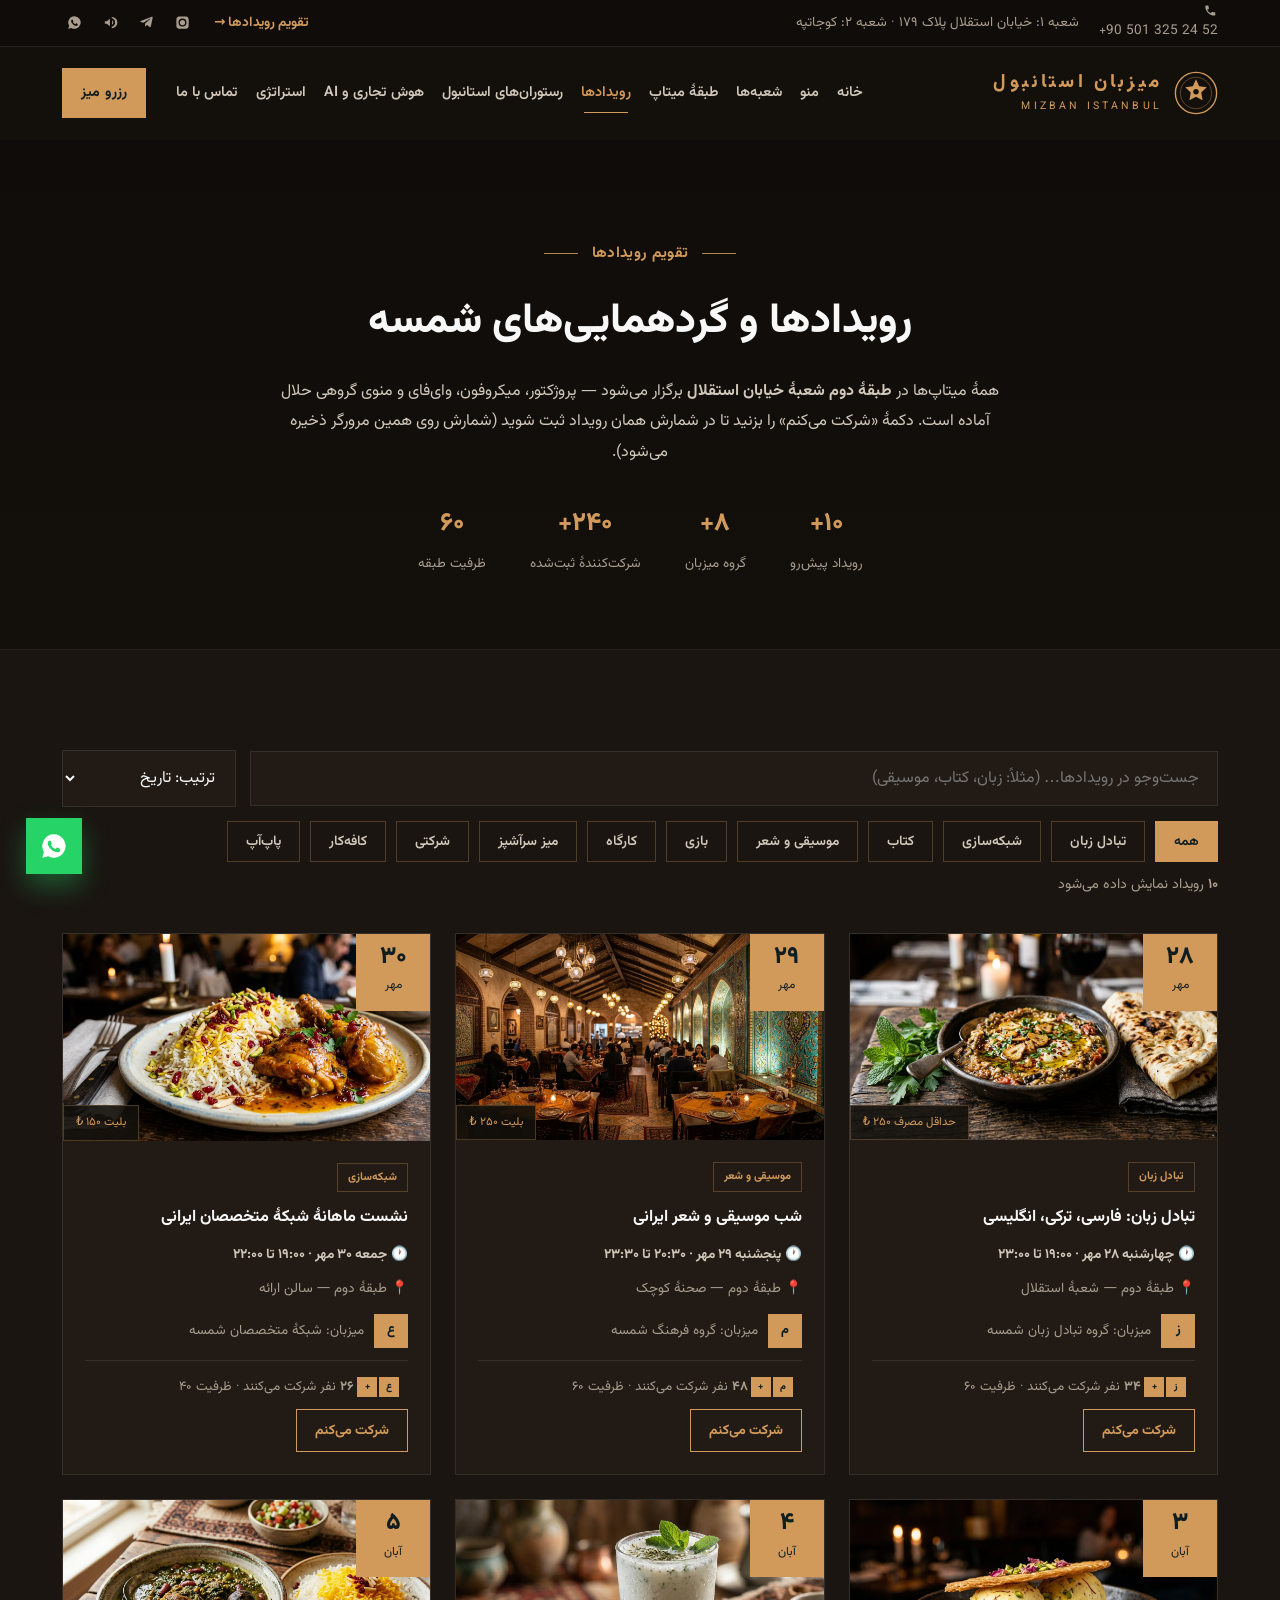
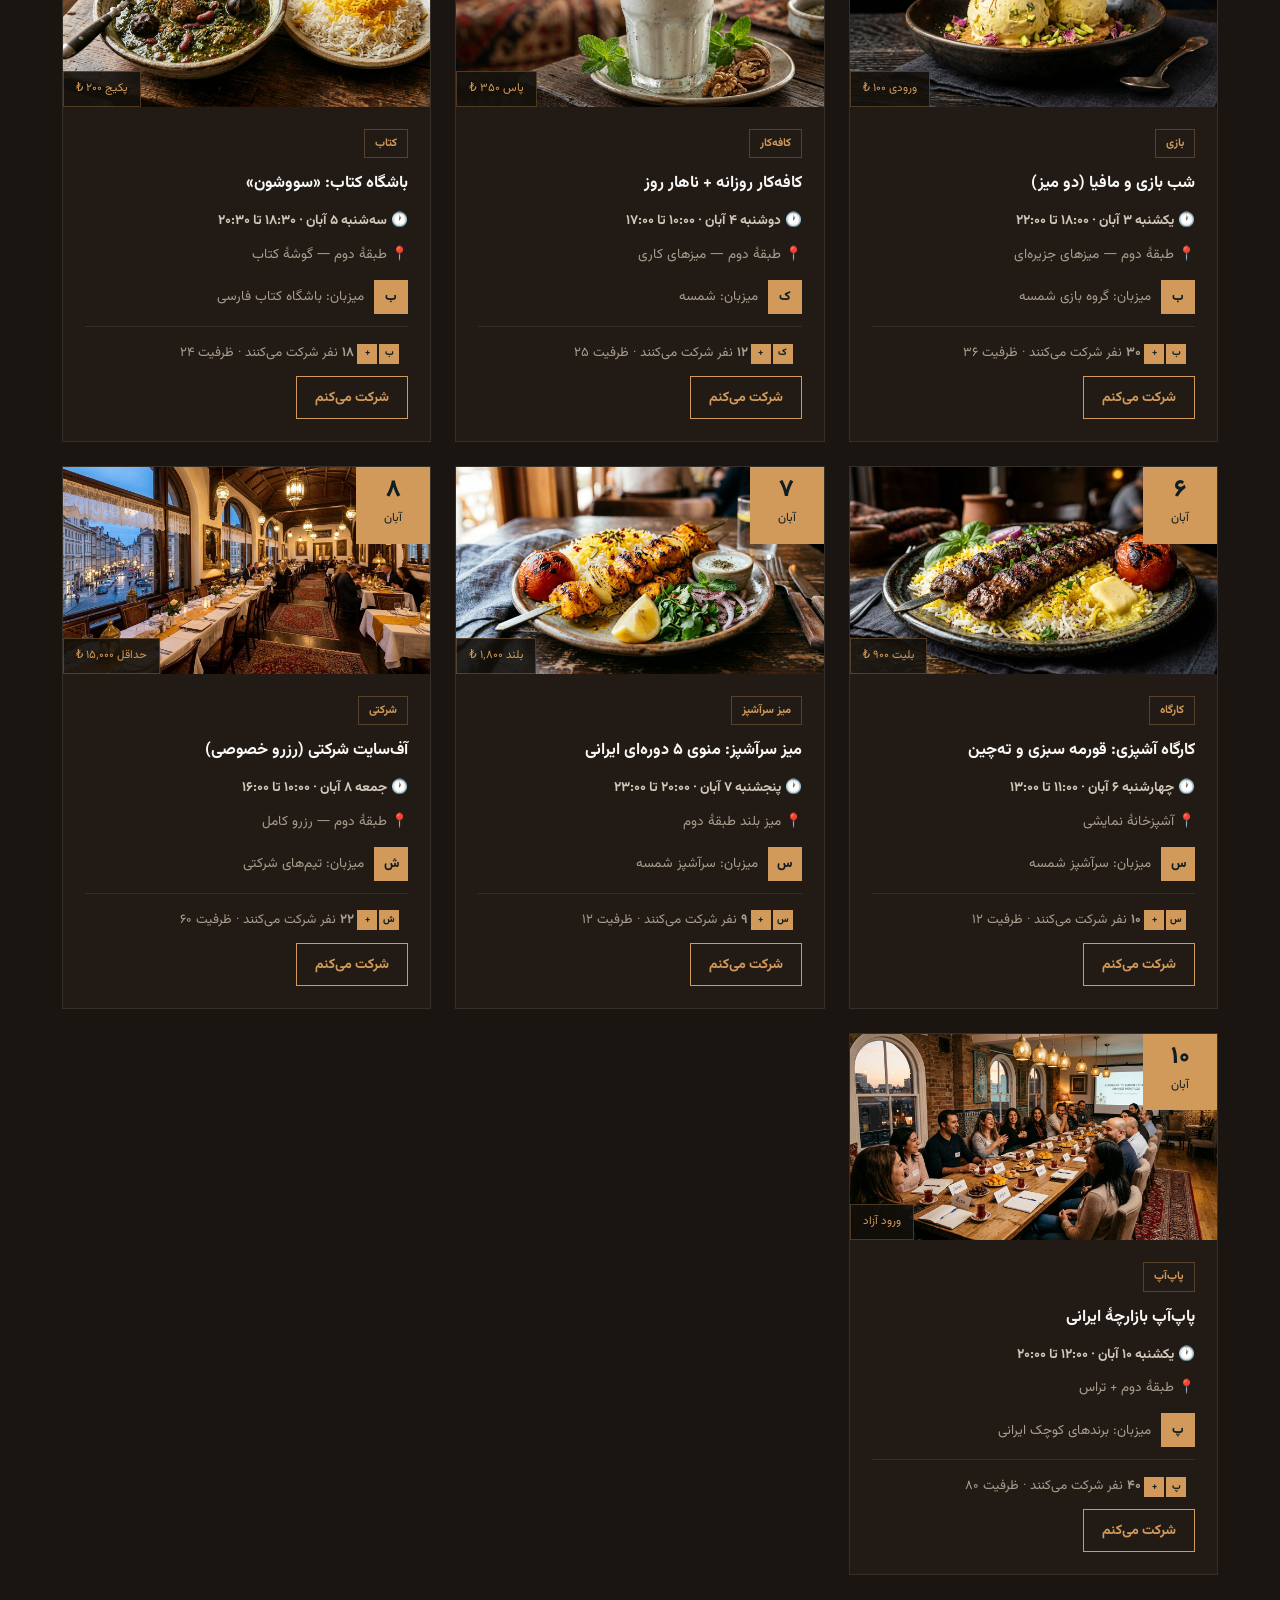
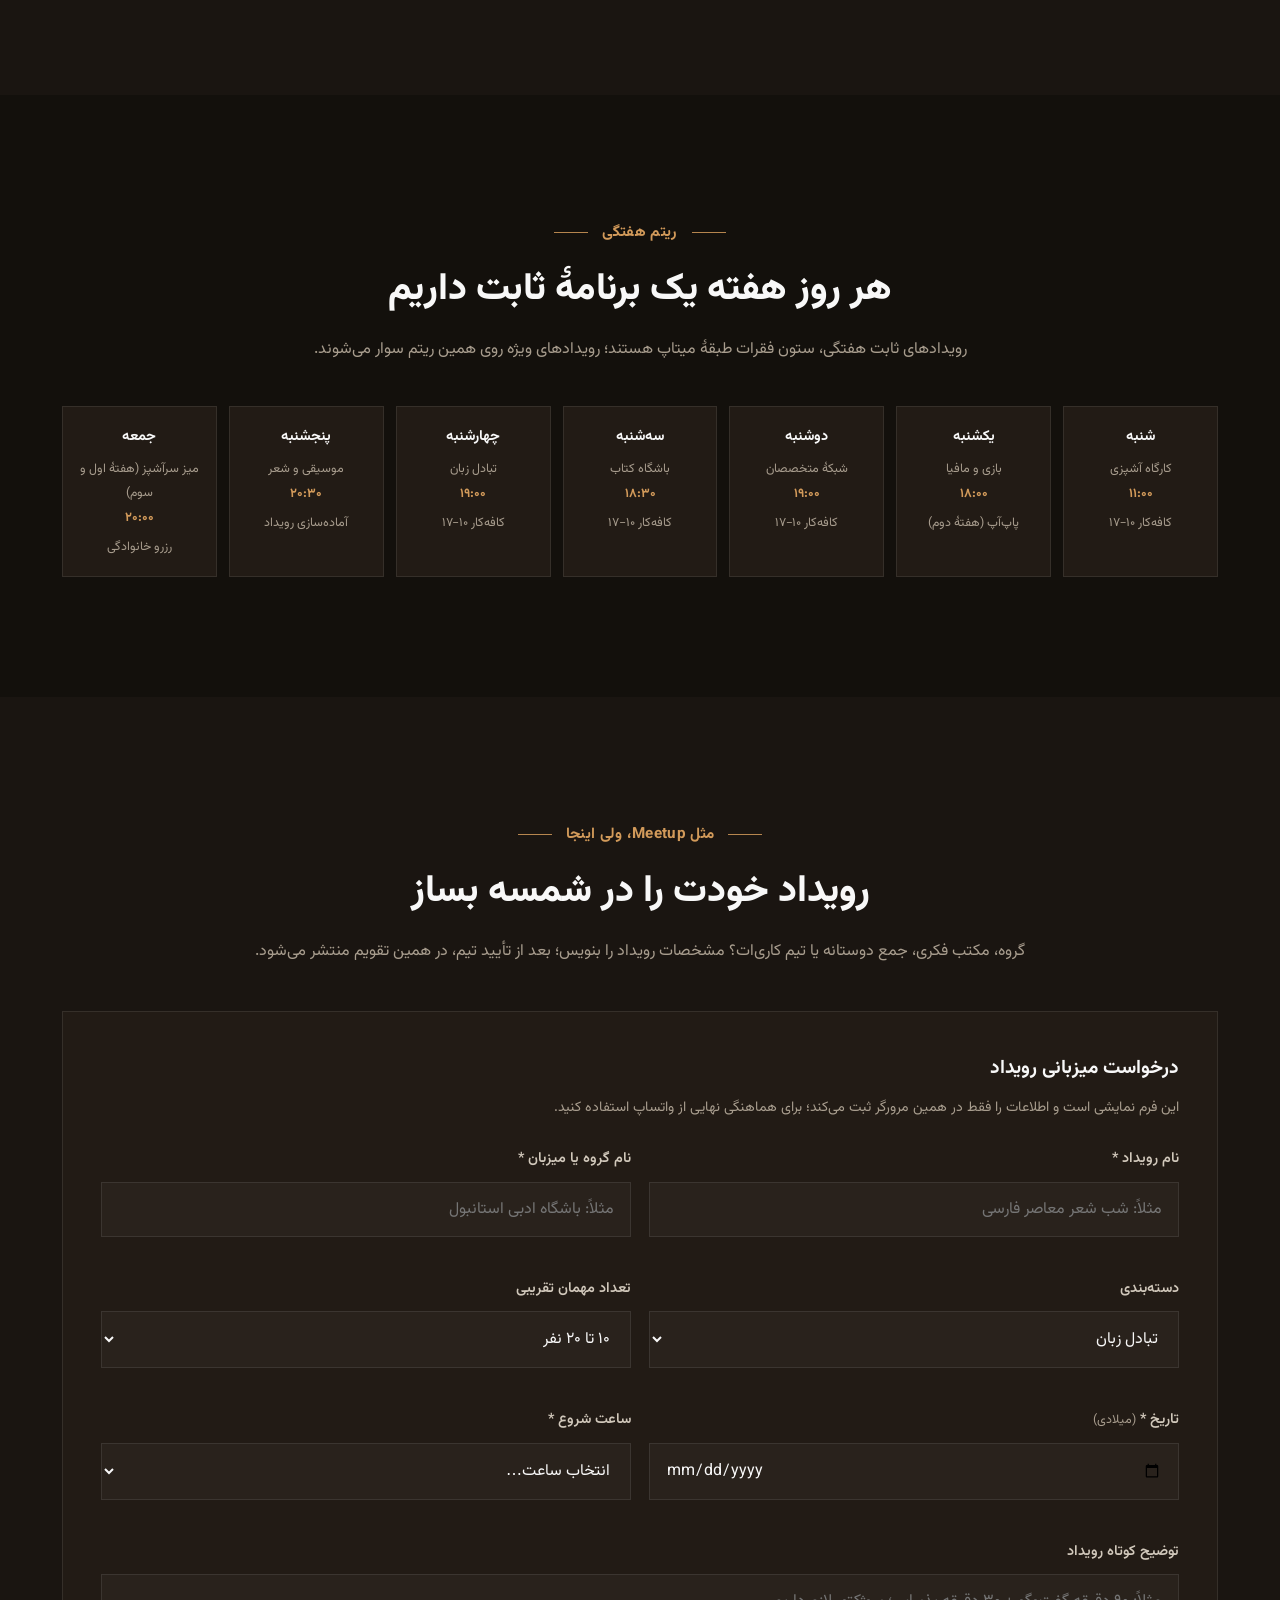
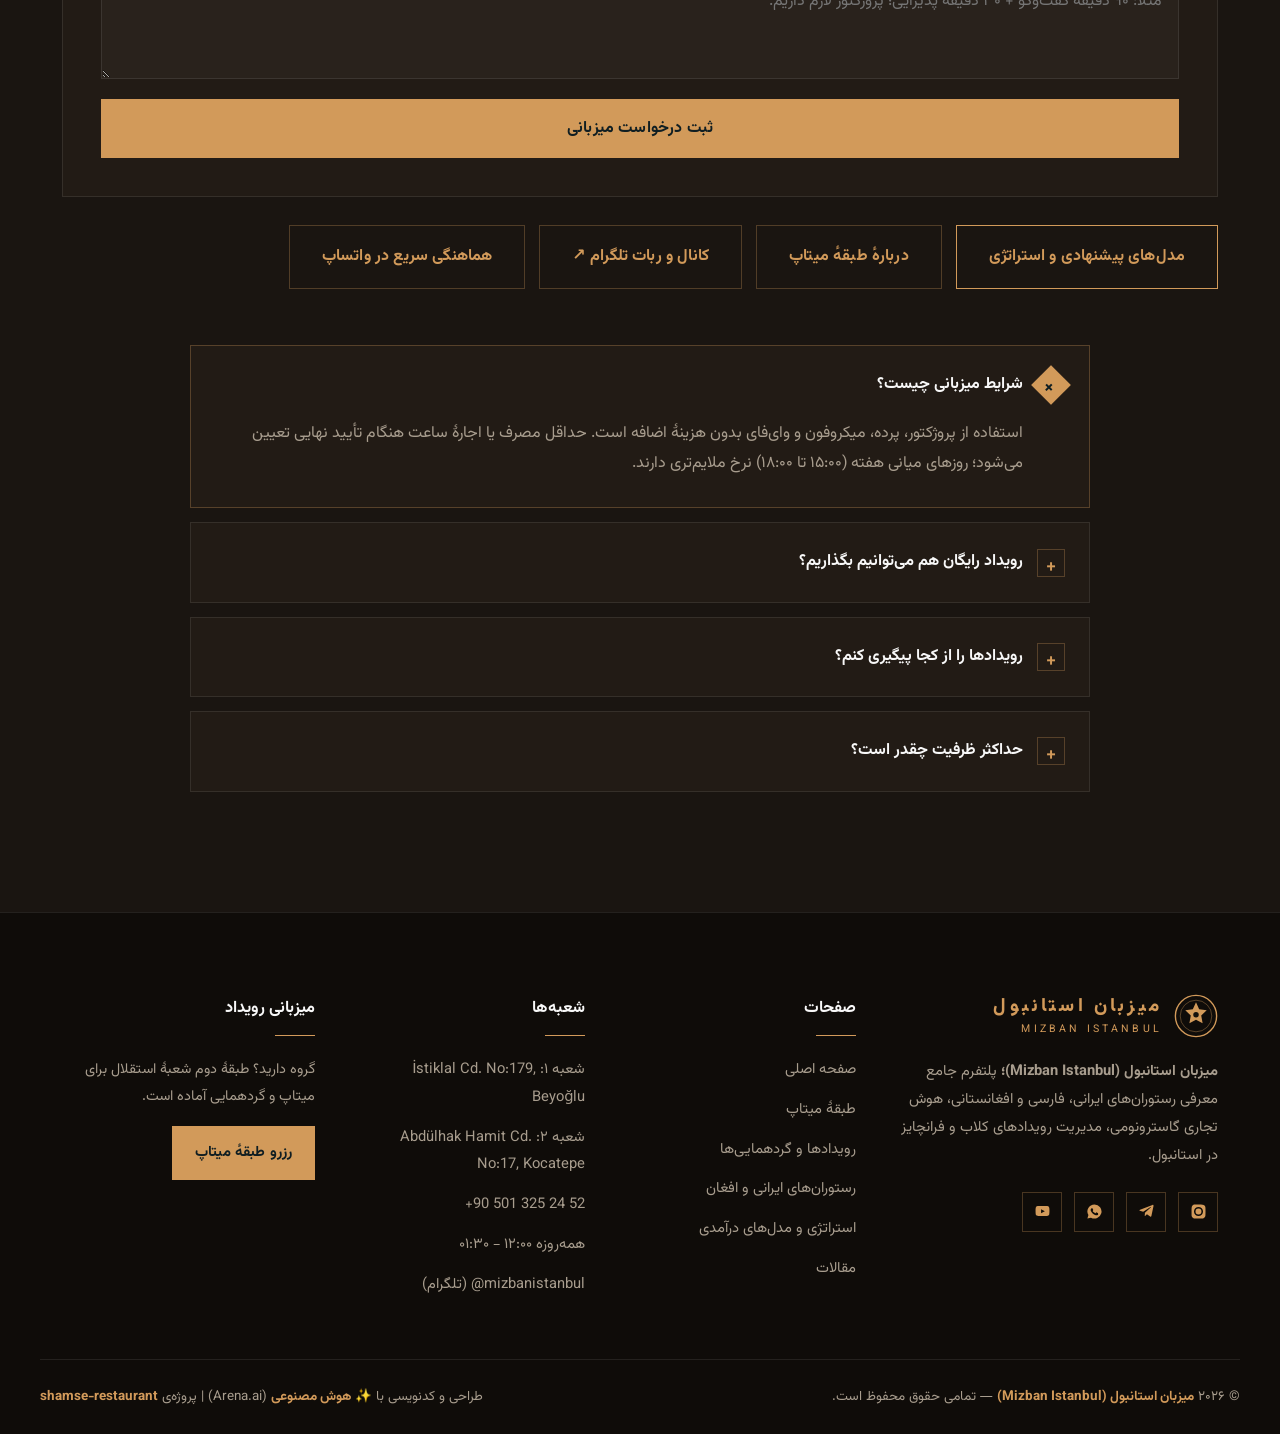
<file: events.html>
<!DOCTYPE html>
<html dir="rtl" lang="fa-IR">
<head>
<meta charset="UTF-8">
<meta name="viewport" content="width=device-width, initial-scale=1">
<title>رویدادها و دورهمی‌ها | میزبان استانبول</title>
<meta name="description" content="تقویم رویدادهای رستوران شمسه در استانبول: تبادل زبان، شبکه‌سازی متخصصان، باشگاه کتاب، شب موسیقی، کارگاه آشپزی، بازی و رویدادهای شرکتی در طبقهٔ میتاپ شعبهٔ استقلال.">
<meta name="robots" content="index, follow">
<meta name="theme-color" content="#13100c">
<link rel="canonical" href="https://shamse-restaurant.pages.dev/events.html">
<meta property="og:locale" content="fa_IR">
<meta property="og:type" content="website">
<meta property="og:site_name" content="رستوران شمسه">
<meta property="og:title" content="رویدادها و گردهمایی‌ها | رستوران شمسه استانبول">
<meta property="og:description" content="تقویم رویدادهای رستوران شمسه در استانبول: تبادل زبان، شبکه‌سازی متخصصان، باشگاه کتاب، شب موسیقی، کارگاه آشپزی، بازی و رویدادهای شرکتی در طبقهٔ میتاپ شعبهٔ استقلال.">
<link rel="icon" href="data:image/svg+xml,%3Csvg xmlns='http://www.w3.org/2000/svg' viewBox='0 0 64 64'%3E%3Ccircle cx='32' cy='32' r='30' fill='%2313100c'/%3E%3Cpath d='M32 8l5.6 12.2L50 22l-9 9 2.2 13.4L32 38.2 20.8 44.4 23 31l-9-9 12.4-1.8z' fill='%23d29a5a'/%3E%3C/svg%3E">
<style>
/* --- self-hosted Vazirmatn (the exact family the reference site uses) --- */
@font-face{
  font-family:"Vazirmatn";
  src:url('assets/fonts/Vazirmatn-Variable.woff2') format('woff2-variations'),
      url('assets/fonts/Vazirmatn-Variable.woff2') format('woff2');
  font-weight:100 900;
  font-style:normal;
  font-display:swap;
  unicode-range:U+0000-00FF,U+0600-06FF,U+0750-077F,U+08A0-08FF,U+FB50-FDFF,U+FE70-FEFF,U+200C-200F,U+2010-2011,U+0640,U+0651;
}

/* ================================================================
   Shamse Restaurants — theme modelled on the reference art direction
   dark walnut #13100c · copper #d29a5a · sharp corners · 120px rhythm
   ================================================================ */
:root{
  --ink:#13100c;          /* page background */
  --ink-2:#1a1511;        /* elevated band */
  --ink-3:#221b15;        /* card / input surface */
  --ink-4:#0f0c09;        /* deepest (footer, cta) */
  --copper:#d29a5a;       /* primary accent */
  --copper-2:#daa760;     /* accent hover */
  --copper-soft:#e6c08c;
  --cream:#f8f8f8;        /* headings */
  --text:#d1c8bb;         /* body copy */
  --muted:#a89d8e;
  --line:rgba(255,255,255,.085);
  --line-copper:rgba(210,154,90,.3);
  --on-copper:#101e22;
  --radius:2px;
  --shadow:0 18px 40px rgba(0,0,0,.45);
  --shadow-lg:0 28px 60px rgba(0,0,0,.6);
  --font:"Vazirmatn","IRANSansX","IRANSans","Segoe UI",Tahoma,"Noto Naskh Arabic",system-ui,sans-serif;
  --max:1200px;
}
*{box-sizing:border-box;margin:0;padding:0}
html{scroll-behavior:smooth}
body{
  font-family:var(--font);
  background:var(--ink);
  color:var(--text);
  font-size:16px;
  line-height:1.9;
  overflow-x:hidden;
  -webkit-font-smoothing:antialiased;
}
img,svg{max-width:100%;display:block;border-radius:0}
/* safety: let grid/flex children shrink so long fields never widen the page */
.grid2>*,.reserve>*,.split>*,.meetup-hero>*,.cards>*,.groups>*,.steps>*,.quotes>*,
.platters>*,.blog-grid>*,.branches>*,.fgrid>*,.menu-grid>*{min-width:0}
input,select,textarea{min-width:0;max-width:100%}
input[type=date]{width:100%}
a{color:inherit;text-decoration:none}
button,input,select,textarea{font-family:inherit;font-size:1rem}
.wrap{width:100%;max-width:var(--max);margin-inline:auto;padding-inline:22px}
.center{text-align:center}
.sr-only{position:absolute;width:1px;height:1px;overflow:hidden;clip:rect(0 0 0 0);white-space:nowrap}

/* --- decorative pattern (very subtle on dark) --- */
.pattern{
  background-image:
    radial-gradient(circle at 50% 50%, rgba(210,154,90,.10) 1.4px, transparent 1.5px),
    radial-gradient(circle at 0% 0%, rgba(210,154,90,.06) 1.4px, transparent 1.5px);
  background-size:52px 52px,52px 52px;
  background-position:0 0, 26px 26px;
}

/* --- ornaments & section headers --- */
.ornament{display:flex;align-items:center;justify-content:center;gap:14px;margin:18px auto 0;max-width:280px;opacity:.9}
.ornament::before,.ornament::after{content:"";height:1px;flex:1;background:linear-gradient(90deg,transparent,var(--copper),transparent)}
.ornament svg{width:20px;height:20px;flex:none}
.eyebrow{
  display:inline-flex;align-items:center;gap:14px;
  font-size:.95rem;letter-spacing:.02em;font-weight:700;color:var(--copper);
}
.eyebrow::before,.eyebrow::after{content:"";width:34px;height:1px;background:var(--copper);opacity:.85}
h2.sec-title{font-size:clamp(1.6rem,3.1vw,2.35rem);line-height:1.55;margin-top:14px;font-weight:800;color:var(--cream)}
.sec-sub{color:var(--muted);max-width:780px;margin:16px auto 0}
.section{padding:120px 0;position:relative}
.section--cream{background:var(--ink)}
.section--soft{background:var(--ink-2)}
.section--dark{background:var(--ink-4)}
.section--dark .sec-sub{color:var(--muted)}
.section--dark h2.sec-title{color:var(--cream)}

/* --- buttons: square, copper fill, dark teal label (as reference) --- */
.btn{
  display:inline-flex;align-items:center;justify-content:center;gap:10px;
  padding:16px 32px;border-radius:0;font-weight:700;font-size:1rem;
  border:1px solid transparent;cursor:pointer;transition:.3s;white-space:nowrap;
  font-family:var(--font);letter-spacing:.01em;
}
.btn--gold{background:var(--copper);color:var(--on-copper);border-color:var(--copper)}
.btn--gold:hover{background:var(--copper-2);border-color:var(--copper-2);transform:translateY(-2px)}
.btn--ghost{border-color:rgba(255,255,255,.5);color:#fff;background:transparent}
.btn--ghost:hover{background:#fff;color:var(--ink);border-color:#fff}
.btn--dark{background:transparent;border-color:var(--copper);color:var(--copper)}
.btn--dark:hover{background:var(--copper);color:var(--on-copper);transform:translateY(-2px)}
.btn--line{border-color:var(--line-copper);color:var(--copper);background:transparent}
.btn--line:hover{background:var(--copper);color:var(--on-copper);border-color:var(--copper)}

/* --- top bar --- */
.topbar{background:var(--ink-4);color:var(--muted);font-size:.85rem;border-bottom:1px solid var(--line)}
.topbar .wrap{display:flex;align-items:center;justify-content:space-between;gap:16px;min-height:46px;flex-wrap:wrap}
.topbar .grp{display:flex;align-items:center;gap:20px;flex-wrap:wrap}
.topbar a:hover{color:var(--copper)}
.topbar .socials{display:flex;gap:12px}
.topbar .socials a{display:grid;place-items:center;width:24px;height:24px;color:var(--muted);transition:.25s}
.topbar .socials a:hover{color:var(--copper)}
.topbar svg{width:15px;height:15px}

/* --- header: transparent over hero, solid on scroll (like reference) --- */
.header{
  position:sticky;top:0;z-index:60;
  background:transparent;border-bottom:1px solid transparent;transition:.35s;
}
.header.solid{background:rgba(19,16,12,.96);backdrop-filter:blur(12px);border-bottom:1px solid var(--line)}
.header .wrap{display:flex;align-items:center;gap:22px;min-height:92px;transition:.35s}
.header.solid .wrap{min-height:74px}
.logo{display:flex;align-items:center;gap:12px;color:var(--cream);margin-inline-end:auto}
.logo .mark{width:44px;height:44px;flex:none;transition:.3s}
.header.solid .logo .mark{width:38px;height:38px}
.logo b{display:block;font-size:1.18rem;line-height:1.45;font-weight:800}
.logo span{display:block;font-size:.66rem;color:var(--copper);letter-spacing:.3em}
.nav{display:flex;align-items:center;gap:2px}
.nav a{
  color:var(--text);font-weight:600;font-size:.95rem;padding:10px 11px;
  position:relative;transition:.25s;white-space:nowrap;border-radius:0;
}
.nav a::after{content:"";position:absolute;right:11px;left:11px;bottom:4px;height:1px;background:var(--copper);
  transform:scaleX(0);transform-origin:right;transition:.3s}
.nav a:hover{color:var(--copper)}
.nav a:hover::after,.nav a.active::after{transform:scaleX(1)}
.nav a.active{color:var(--copper)}
.header .btn{padding:12px 26px;font-size:.92rem;border-radius:0}
.burger{display:none;width:46px;height:46px;border:1px solid var(--line-copper);background:transparent;cursor:pointer;padding:12px;flex-direction:column;justify-content:space-between;border-radius:0}
.burger i{display:block;height:2px;background:var(--copper);border-radius:0;transition:.3s}
.burger.x i:nth-child(1){transform:translateY(9px) rotate(45deg)}
.burger.x i:nth-child(2){opacity:0}
.burger.x i:nth-child(3){transform:translateY(-9px) rotate(-45deg)}

/* --- hero: full-bleed image, right-aligned type --- */
.hero{position:relative;min-height:min(100vh,940px);display:flex;align-items:center;color:#fff;isolation:isolate;overflow:hidden;contain:paint}
.hero .bg{position:absolute;inset:0;z-index:-2;background:var(--hero) center/cover no-repeat;transform:scale(1.05);animation:kenburns 26s ease-in-out infinite alternate}
@keyframes kenburns{to{transform:scale(1.13) translateY(-8px)}}
.hero::before{content:"";position:absolute;inset:0;z-index:-1;
  background:linear-gradient(90deg,rgba(12,10,8,.42) 0%,rgba(13,11,9,.72) 55%,rgba(14,11,9,.93) 100%)}
.hero .wrap{padding-block:150px;text-align:right}
.hero h1{margin-inline:0}
.hero p.lead{margin-inline:0}
.hero .cta{justify-content:flex-start}
.hero .facts{justify-content:flex-start;text-align:right}
.hero .kicker{display:inline-flex;align-items:center;gap:12px;color:var(--copper);font-size:.95rem;font-weight:700;letter-spacing:.02em}
.hero .kicker::before{content:"";width:36px;height:1px;background:var(--copper)}
.hero h1{font-size:clamp(2rem,4.2vw,3.5rem);line-height:1.5;margin:20px 0 0;font-weight:800;max-width:15em;color:var(--cream)}
.hero h1 em{font-style:normal;color:var(--copper);white-space:nowrap}
.hero p.lead{color:#ded5c7;font-size:clamp(1rem,1.3vw,1.1rem);max-width:42em;margin-top:20px}
.hero-name{
  font-size:clamp(1.05rem,1.6vw,1.45rem);color:var(--copper);font-weight:700;
  margin-top:18px;letter-spacing:.01em;
}
.hero .cta{display:flex;gap:16px;flex-wrap:wrap;margin-top:34px}
.hero .facts{display:flex;gap:48px;flex-wrap:wrap;margin-top:64px;border-top:1px solid rgba(255,255,255,.14);padding-top:30px}
.hero .facts b{display:block;font-size:2rem;color:var(--copper);line-height:1.35;font-weight:800}
.hero .facts span{color:var(--muted);font-size:.88rem}
.scroll-hint{position:absolute;bottom:28px;left:50%;transform:translateX(-50%);display:grid;place-items:center;color:var(--muted);font-size:.72rem;gap:8px}
.scroll-hint i{width:1px;height:42px;background:linear-gradient(180deg,var(--copper),transparent);animation:drop 1.9s infinite}
@keyframes drop{0%{opacity:0;transform:translateY(-6px)}50%{opacity:1}100%{opacity:0;transform:translateY(6px)}}

/* --- about / split --- */
.split{display:grid;grid-template-columns:1.05fr .95fr;gap:64px;align-items:center}
.about-txt p{color:var(--text);margin-top:18px}
.about-txt .list{display:grid;grid-template-columns:1fr 1fr;gap:14px;margin:30px 0 34px}
.about-txt .list div{display:flex;gap:12px;align-items:center;font-weight:600;color:var(--cream)}
.tick{width:22px;height:22px;flex:none;border:1px solid var(--line-copper);color:var(--copper);display:grid;place-items:center;border-radius:0}
.tick svg{width:13px;height:13px}
.fig{position:relative;z-index:0;isolation:isolate}
.fig .frame{position:relative;overflow:hidden;box-shadow:var(--shadow-lg)}
.fig .frame img{aspect-ratio:4/3.2;object-fit:cover;width:100%}
.fig::before{content:"";position:absolute;inset:-16px -16px 30% 30%;border:1px solid var(--line-copper);z-index:-1}
.fig .badge{
  position:absolute;bottom:-20px;right:30px;background:var(--ink-3);color:var(--cream);
  border:1px solid var(--line-copper);padding:14px 22px;display:flex;gap:14px;align-items:center;
}
.fig .badge b{color:var(--copper);font-size:1.45rem;line-height:1.25;font-weight:800}
.fig .badge span{font-size:.8rem;color:var(--muted)}
.stats{display:grid;grid-template-columns:repeat(3,1fr);gap:22px;margin-top:70px}
.stat{background:var(--ink-3);border:1px solid var(--line);padding:34px 22px;text-align:center;transition:.35s}
.sico{display:grid;place-items:center;width:52px;height:52px;margin:0 auto 16px;border:1px solid var(--line-copper);color:var(--copper)}
.sico svg{width:24px;height:24px}
.stat:hover{border-color:var(--line-copper)}
.stat b{display:block;font-size:2.1rem;color:var(--copper);line-height:1.3;font-weight:800}
.stat span{color:var(--muted);font-size:.9rem}

/* --- menu --- */
.tabs{display:flex;flex-wrap:wrap;justify-content:center;gap:12px;margin:42px 0 34px}
.tab{
  border:1px solid var(--line-copper);background:transparent;color:var(--text);
  padding:12px 24px;font-weight:600;cursor:pointer;transition:.25s;font-size:.94rem;border-radius:0;
}
.tab:hover{border-color:var(--copper);color:var(--copper)}
.tab.on{background:var(--copper);border-color:var(--copper);color:var(--on-copper);font-weight:700}
.menu-grid{display:grid;grid-template-columns:380px 1fr;gap:44px;align-items:start}
.menu-photo{overflow:hidden;border:1px solid var(--line);position:sticky;top:110px;background:var(--ink-3)}
.menu-photo img{width:100%;aspect-ratio:4/4.4;object-fit:cover;transition:.5s}
.menu-photo figcaption{background:var(--ink-3);padding:18px 22px;color:var(--muted);font-size:.9rem;border-top:1px solid var(--line-copper)}
.menu-photo figcaption b{color:var(--copper);display:block;font-size:1.02rem;font-weight:700}
.dishes{display:grid;gap:0}
.dish{display:flex;gap:18px;align-items:flex-start;padding:20px 2px;border-bottom:1px solid var(--line)}
.dish:last-child{border-bottom:0}
.dish .n{flex:1}
.dish h3{font-size:1.06rem;font-weight:700;display:flex;align-items:center;gap:10px;color:var(--cream)}
.tagline{font-size:.7rem;font-weight:700;background:transparent;border:1px solid var(--line-copper);color:var(--copper);padding:3px 10px}
.tagline.t{border-color:rgba(120,190,205,.4);color:#8fc7d4}
.dish p{color:var(--muted);font-size:.9rem;margin-top:5px}
.dish .price{font-weight:700;color:var(--copper);white-space:nowrap;font-size:1.02rem;border:1px solid var(--line-copper);padding:8px 14px}
.menu-note{margin-top:30px;font-size:.9rem;color:var(--muted);background:var(--ink-3);border:1px solid var(--line);border-inline-start:2px solid var(--copper);padding:18px 22px}

/* --- platters --- */
.platters{display:grid;grid-template-columns:repeat(3,1fr);gap:26px;margin-top:48px}
.platter{position:relative;overflow:hidden;background:#000;border:1px solid var(--line)}
.platter img{aspect-ratio:4/3;object-fit:cover;width:100%;transition:.6s}
.platter:hover img{transform:scale(1.07)}
.platter .ov{position:absolute;inset:0;background:linear-gradient(0deg,rgba(10,8,6,.94) 6%,rgba(10,8,6,.08) 68%);display:flex;flex-direction:column;justify-content:flex-end;padding:26px;color:#fff}
.platter .ov b{font-size:1.2rem;font-weight:700;color:var(--cream)}
.platter .ov span{color:var(--text);font-size:.88rem;margin-top:6px}
.platter .pill{position:absolute;top:0;right:0;background:var(--copper);color:var(--on-copper);font-weight:700;font-size:.78rem;padding:8px 16px}

/* --- services cards --- */
.cards{display:grid;grid-template-columns:repeat(4,1fr);gap:24px;margin-top:48px}
.card{background:var(--ink-3);border:1px solid var(--line);padding:34px 26px;transition:.35s;position:relative;overflow:hidden}
.card::after{content:"";position:absolute;inset:auto 0 0 0;height:2px;background:var(--copper);transform:scaleX(0);transform-origin:right;transition:.4s}
.card:hover{transform:translateY(-6px);border-color:var(--line-copper)}
.card:hover::after{transform:scaleX(1)}
.ico{width:56px;height:56px;display:grid;place-items:center;border:1px solid var(--line-copper);color:var(--copper);margin-bottom:20px}
.ico svg{width:26px;height:26px}
.card h3{font-size:1.08rem;margin-bottom:10px;color:var(--cream);font-weight:700}
.card p{color:var(--muted);font-size:.92rem}

/* --- branches (two floors / two venues) --- */
.branches{display:grid;grid-template-columns:1fr 1fr;gap:28px;margin-top:48px}
.branch{background:var(--ink-3);border:1px solid var(--line);overflow:hidden;display:flex;flex-direction:column;transition:.35s}
.branch:hover{border-color:var(--line-copper)}
.branch__img{position:relative;margin:0}
.branch__img img{width:100%;aspect-ratio:16/9.4;object-fit:cover}
.branch__img .pill{position:absolute;top:0;right:0;background:var(--copper);color:var(--on-copper);font-weight:700;font-size:.78rem;padding:8px 16px}
.branch__body{padding:30px 28px;display:flex;flex-direction:column;gap:20px;flex:1}
.branch__body h3{color:var(--cream);font-size:1.22rem;font-weight:700}
.binfo{list-style:none;display:grid;gap:13px;color:var(--muted);font-size:.92rem}
.binfo li{display:flex;gap:11px;align-items:flex-start}
.binfo a{color:var(--copper);font-weight:700}
.binfo a:hover{text-decoration:underline}
.branch__cta{display:flex;gap:12px;flex-wrap:wrap;margin-top:auto;padding-top:8px}
.branch__cta .btn{padding:13px 22px;font-size:.92rem}

/* --- meetup / community floor --- */
.meetup-hero{display:grid;grid-template-columns:1.02fr .98fr;gap:56px;align-items:center}
.meetup-photo{position:relative;overflow:hidden;border:1px solid var(--line);z-index:0;isolation:isolate}
.meetup-photo img{width:100%;aspect-ratio:4/3.1;object-fit:cover}
.meetup-photo .tag{position:absolute;top:0;right:0;background:var(--copper);color:var(--on-copper);font-weight:700;font-size:.8rem;padding:9px 16px}
.chips{display:flex;flex-wrap:wrap;gap:10px;margin-top:26px}
.chip{display:inline-flex;align-items:center;gap:8px;background:var(--ink-3);border:1px solid var(--line);padding:10px 16px;font-size:.84rem;font-weight:600;color:var(--text)}
.groups{display:grid;grid-template-columns:repeat(3,1fr);gap:24px;margin-top:48px}
.group-card{background:var(--ink-3);border:1px solid var(--line);padding:26px;display:flex;flex-direction:column;gap:14px;transition:.35s}
.group-card:hover{transform:translateY(-6px);border-color:var(--line-copper)}
.ghead{display:flex;gap:14px;align-items:center}
.gav{width:52px;height:52px;display:grid;place-items:center;font-size:1.4rem;border:1px solid var(--line-copper);flex:none}
.group-card h3{font-size:1rem;line-height:1.55;color:var(--cream);font-weight:700}
.gsub{font-size:.78rem;color:var(--muted)}
.gtags{display:flex;flex-wrap:wrap;gap:6px}
.gtags span{font-size:.7rem;font-weight:600;color:var(--copper);border:1px solid var(--line-copper);padding:3px 10px}
.gmeta{display:grid;gap:8px;font-size:.84rem;color:var(--muted);border-top:1px solid var(--line);padding-top:14px;margin-top:auto}
.gmeta b{color:var(--text)}
.gmeta .people{display:flex;align-items:center;gap:8px}
.stack{display:flex;padding-inline-start:8px}
.stack i{width:22px;height:22px;border:1px solid var(--ink-3);margin-left:-8px;display:grid;place-items:center;font-size:.6rem;font-style:normal;font-weight:800;color:var(--on-copper);background:var(--copper)}
.stack i:first-child{margin-left:0}
.group-card .btn{align-self:flex-start;padding:11px 18px;font-size:.86rem;margin-top:6px}
.steps{display:grid;grid-template-columns:repeat(4,1fr);gap:22px;margin-top:48px}
.step{background:var(--ink-3);border:1px solid var(--line);padding:28px 24px}
.step b{display:grid;place-items:center;width:38px;height:38px;border:1px solid var(--copper);color:var(--copper);font-size:1rem;margin-bottom:16px;font-weight:800}
.step h3{font-size:.98rem;margin-bottom:8px;color:var(--cream);font-weight:700}
.step p{font-size:.86rem;color:var(--muted)}
.mnote{margin-top:32px;background:var(--ink-3);border:1px solid var(--line);border-inline-start:2px solid var(--copper);padding:20px 24px;font-size:.9rem;color:var(--muted)}
.mcta{display:flex;gap:14px;flex-wrap:wrap;margin-top:28px}

/* --- gallery --- */
.gallery{display:grid;grid-template-columns:repeat(4,1fr);grid-auto-rows:200px;gap:16px;margin-top:48px}
.gallery a{overflow:hidden;position:relative;display:block;border:1px solid var(--line)}
.gallery a:nth-child(1),.gallery a:nth-child(6){grid-column:span 2;grid-row:span 2}
.gallery img{width:100%;height:100%;object-fit:cover;transition:.6s}
.gallery a:hover img{transform:scale(1.07)}
.gallery a::after{content:"";position:absolute;inset:0;background:rgba(19,16,12,0);transition:.35s}
.gallery a:hover::after{background:rgba(19,16,12,.34)}
.lightbox{position:fixed;inset:0;background:rgba(8,7,5,.95);display:none;place-items:center;z-index:200;padding:24px}
.lightbox.on{display:grid}
.lightbox img{max-width:min(1040px,94vw);max-height:84vh;box-shadow:var(--shadow-lg)}
.lightbox button{position:absolute;top:22px;left:22px;width:46px;height:46px;border:1px solid var(--line-copper);background:rgba(19,16,12,.8);color:var(--copper);font-size:1.3rem;cursor:pointer;border-radius:0}

/* --- testimonials --- */
.quotes{display:grid;grid-template-columns:repeat(3,1fr);gap:24px;margin-top:48px}
.quote{background:var(--ink-3);border:1px solid var(--line);padding:36px 30px;position:relative;transition:.35s}
.quote:hover{border-color:var(--line-copper)}
.quote::before{content:"”";position:absolute;top:2px;left:24px;font-size:5.4rem;color:var(--copper);opacity:.5;line-height:1;font-family:Georgia,serif}
.quote p{color:var(--text);font-size:.96rem;padding-top:22px}
.qhead{display:flex;align-items:center;gap:14px;margin-top:24px;border-top:1px solid var(--line);padding-top:20px}
.qhead .av{width:46px;height:46px;border:1px solid var(--line-copper);color:var(--copper);display:grid;place-items:center;font-weight:800}
.qhead b{color:var(--cream);display:block;font-size:.96rem;font-weight:700}
.stars{color:var(--copper);display:flex;gap:3px}
.stars svg{width:14px;height:14px}

/* --- reservation --- */
.reserve{display:grid;grid-template-columns:1.15fr .85fr;gap:38px;align-items:start}
.form{background:var(--ink-3);padding:40px;border:1px solid var(--line)}
.grid2{display:grid;grid-template-columns:1fr 1fr;gap:20px}
.field{display:flex;flex-direction:column;gap:9px;margin-bottom:20px}
.field label{font-weight:600;font-size:.9rem;color:var(--text)}
.field input,.field select,.field textarea{
  border:1px solid var(--line);border-radius:0;padding:14px 16px;background:rgba(255,255,255,.03);transition:.25s;color:var(--cream);
}
.field input:focus,.field select:focus,.field textarea:focus{outline:none;border-color:var(--copper);background:rgba(210,154,90,.06)}
.field .err{color:#e08b8b;font-size:.8rem;display:none}
.field.bad input,.field.bad select{border-color:#c06363}
.field.bad .err{display:block}
.form .btn{width:100%}
.ok{display:none;margin-top:20px;background:rgba(120,190,205,.08);border:1px solid rgba(120,190,205,.4);color:#a9d6e0;padding:18px;font-size:.92rem}
.ok.on{display:block}
.info{background:var(--ink-4);padding:38px;color:var(--text);border:1px solid var(--line)}
.info h3{color:var(--cream);font-size:1.25rem;margin-bottom:22px;font-weight:700}
.info ul{list-style:none;display:grid;gap:22px}
.info li{display:flex;gap:14px;align-items:flex-start}
.info .ic{width:44px;height:44px;flex:none;border:1px solid var(--line-copper);color:var(--copper);display:grid;place-items:center}
.info .ic svg{width:19px;height:19px}
.info b{color:var(--cream);display:block;font-size:.96rem;font-weight:700}
.info a:hover{color:var(--copper)}
.info .socials{display:flex;gap:12px;margin-top:28px;padding-top:24px;border-top:1px solid var(--line)}
.info .socials a{width:42px;height:42px;display:grid;place-items:center;border:1px solid var(--line-copper);color:var(--copper);transition:.25s}
.info .socials a:hover{background:var(--copper);color:var(--on-copper)}
.info .socials svg{width:18px;height:18px}

/* --- blog --- */
.blog-grid{display:grid;grid-template-columns:repeat(4,1fr);gap:24px;margin-top:48px}
.post{background:var(--ink-3);border:1px solid var(--line);overflow:hidden;display:flex;flex-direction:column;transition:.35s}
.post:hover{transform:translateY(-6px);border-color:var(--line-copper)}
.post img{width:100%;aspect-ratio:16/10;object-fit:cover}
.post__body{padding:22px;display:flex;flex-direction:column;gap:11px;flex:1}
.post__cat{align-self:flex-start;font-size:.7rem;font-weight:700;color:var(--copper);border:1px solid var(--line-copper);padding:4px 12px}
.post h3{font-size:1rem;line-height:1.6;color:var(--cream);font-weight:700}
.post p{font-size:.87rem;color:var(--muted)}
.post__meta{font-size:.76rem;color:var(--muted);display:flex;gap:14px;flex-wrap:wrap;margin-top:auto;padding-top:12px;border-top:1px solid var(--line)}
.post__link{font-weight:700;color:var(--copper);font-size:.88rem;margin-top:12px}
.post__link:hover{text-decoration:underline}
.post.extra{display:none}
.post.extra.show{display:flex;animation:fade .5s ease both}
@keyframes fade{from{opacity:0;transform:translateY(14px)}to{opacity:1;transform:none}}
.amodal{position:fixed;inset:0;background:rgba(8,7,5,.9);display:none;place-items:center;z-index:220;padding:22px}
.amodal.on{display:grid}
.amodal__box{background:var(--ink-2);width:min(800px,100%);max-height:88vh;overflow:auto;border:1px solid var(--line-copper);box-shadow:var(--shadow-lg)}
.amodal__box img{width:100%;aspect-ratio:16/8;object-fit:cover}
.amodal__body{padding:32px 34px 40px}
.amodal__body h3{font-size:1.35rem;margin-bottom:10px;color:var(--cream);font-weight:700}
.amodal__meta{font-size:.8rem;color:var(--copper);margin-bottom:20px}
.amodal__body p{color:var(--text);margin-bottom:15px}
.amodal__close{position:absolute;top:22px;left:22px;width:46px;height:46px;border:1px solid var(--line-copper);background:rgba(19,16,12,.8);color:var(--copper);font-size:1.25rem;cursor:pointer;border-radius:0}

/* --- FAQ --- */
.faq{max-width:900px;margin:48px auto 0;display:grid;gap:14px}
details.q{background:var(--ink-3);border:1px solid var(--line);padding:6px 24px;transition:.3s}
details.q[open]{border-color:var(--line-copper)}
details.q summary{list-style:none;cursor:pointer;font-weight:700;padding:18px 0;display:flex;align-items:center;gap:14px;color:var(--cream)}
details.q summary::-webkit-details-marker{display:none}
details.q summary .pl{width:28px;height:28px;flex:none;border:1px solid var(--line-copper);color:var(--copper);display:grid;place-items:center;font-size:1.15rem;transition:.3s}
details.q[open] summary .pl{transform:rotate(45deg);background:var(--copper);color:var(--on-copper)}
details.q p{color:var(--muted);padding:0 42px 22px 0}

/* --- CTA band --- */
.cta-band{position:relative;color:#fff;text-align:center;overflow:hidden;isolation:isolate}
.cta-band .bg{position:absolute;inset:0;z-index:-2;background:var(--cta) center/cover no-repeat}
.cta-band::before{content:"";position:absolute;inset:0;z-index:-1;background:linear-gradient(0deg,rgba(10,8,6,.94),rgba(10,8,6,.78))}
.cta-band .wrap{padding-block:110px}
.cta-band h2{font-size:clamp(1.6rem,3.3vw,2.5rem);margin-top:14px;color:var(--cream);font-weight:800}
.cta-band p{color:var(--text);max-width:640px;margin:18px auto 34px}

/* --- footer --- */
.footer{background:var(--ink-4);color:var(--muted);padding:80px 0 0;border-top:1px solid var(--line)}
.fgrid{display:grid;grid-template-columns:1.4fr 1fr 1fr 1.1fr;gap:40px}
.footer h4{color:var(--cream);font-size:1.02rem;margin-bottom:20px;position:relative;padding-bottom:12px;font-weight:700}
.footer h4::after{content:"";position:absolute;bottom:0;right:0;width:40px;height:1px;background:var(--copper)}
.footer p{font-size:.92rem}
.flist,.binfo,.info li span,.footer p{overflow-wrap:anywhere}
.flist{list-style:none;display:grid;gap:12px;font-size:.92rem}
.flist a:hover{color:var(--copper);padding-inline-start:5px;transition:.25s}
.footer .socials{display:flex;gap:12px;margin-top:22px}
.footer .socials a{width:40px;height:40px;display:grid;place-items:center;border:1px solid var(--line-copper);color:var(--copper);transition:.25s}
.footer .socials a:hover{background:var(--copper);color:var(--on-copper)}
.footer .socials svg{width:17px;height:17px}
.fbottom{margin-top:60px;border-top:1px solid var(--line);padding:24px 0;display:flex;justify-content:space-between;gap:14px;flex-wrap:wrap;font-size:.84rem}
.fbottom b{color:var(--copper)}

/* --- floating --- */
.floatwa{position:fixed;bottom:26px;left:26px;width:56px;height:56px;background:#25d366;color:#fff;display:grid;place-items:center;box-shadow:0 12px 26px rgba(37,211,102,.35);z-index:80;transition:.3s;border-radius:0}
.floatwa:hover{transform:scale(1.07) translateY(-3px)}
.floatwa svg{width:28px;height:28px}
.totop{position:fixed;bottom:26px;right:26px;width:48px;height:48px;background:var(--copper);color:var(--on-copper);display:grid;place-items:center;border:0;cursor:pointer;z-index:80;opacity:0;pointer-events:none;transition:.3s;border-radius:0}
.totop.on{opacity:1;pointer-events:auto}
.totop svg{width:19px;height:19px}

/* --- reveal --- */
.rev{opacity:0;transform:translateY(32px);transition:.85s cubic-bezier(.2,.7,.3,1)}
.rev.in{opacity:1;transform:none}
.rev.d1{transition-delay:.12s}.rev.d2{transition-delay:.22s}.rev.d3{transition-delay:.32s}

/* --- dense nav on mid screens (12 items when events/marketing pages added) --- */
@media (min-width:901px) and (max-width:1360px){
  .nav a{padding:10px 8px;font-size:.9rem}
  .nav .na-opt{display:none}
  .header .btn{padding:11px 18px;font-size:.88rem}
}

/* --- responsive --- */
@media (max-width:1080px){
  .nav a{padding:9px 7px;font-size:.88rem}
  .cards,.groups,.blog-grid{grid-template-columns:repeat(2,1fr)}
  .steps{grid-template-columns:repeat(2,1fr)}
  .menu-grid{grid-template-columns:1fr}
  .menu-photo{position:static;max-width:520px}
  .fgrid{grid-template-columns:1fr 1fr}
  .meetup-hero{grid-template-columns:1fr;gap:42px}
}
@media (max-width:900px){
  .section{padding:80px 0}
  .split{grid-template-columns:1fr;gap:46px}
  .platters,.quotes{grid-template-columns:1fr 1fr}
  .reserve{grid-template-columns:1fr}
  .branches{grid-template-columns:1fr}
  .gallery{grid-template-columns:repeat(2,1fr);grid-auto-rows:180px}
  .gallery a:nth-child(1),.gallery a:nth-child(6){grid-column:span 2;grid-row:span 2}
  .hero .facts{gap:28px}
  .nav{
    position:fixed;inset:92px 0 auto;background:rgba(15,12,9,.99);flex-direction:column;align-items:stretch;gap:0;
    padding:14px 22px 24px;border-bottom:1px solid var(--line-copper);transform:translateY(-130%);transition:.4s;max-height:82vh;overflow:auto;
  }
  .nav.open{transform:none}
  .nav a{padding:16px 8px;border-bottom:1px solid var(--line)}
  .nav a::after{display:none}
  .header .btn.desk{display:none}
  .burger{display:flex}
}
@media (max-width:640px){
  .section{padding:64px 0}
  .hero h1 em{white-space:normal}
  .hero h1{font-size:clamp(1.7rem,7.6vw,2.4rem)}
  .cards,.platters,.quotes,.groups,.steps,.blog-grid{grid-template-columns:1fr}
  .amodal__body{padding:24px 18px 30px}
  .stats{grid-template-columns:1fr}
  .fgrid{grid-template-columns:1fr;gap:34px}
  .grid2{grid-template-columns:1fr}
  .about-txt .list{grid-template-columns:1fr}
  .form{padding:26px 20px}
  .info{padding:28px 20px}
  .hero .wrap{padding-block:120px}
  .topbar .hide-s{display:none}
  .gallery a:nth-child(1),.gallery a:nth-child(6){grid-column:span 2;grid-row:span 1}
}
@media (max-width:380px){
  .wrap{padding-inline:14px}
  h1,h2.sec-title,h3,p,li,a,span{overflow-wrap:anywhere}
  .btn{padding:14px 20px;font-size:.9rem}
  .hero .facts{gap:18px}
  .tabs{gap:8px}
  .tab{padding:10px 16px;font-size:.86rem}
  .form,.info{padding:22px 16px}
  .quote{padding:28px 20px}
}
@media (prefers-reduced-motion:reduce){
  *{animation:none!important;transition:none!important}
  .rev{opacity:1;transform:none}
}

/* --- events page (meetup-like) --- */
.ehero{padding:96px 0 70px;background:linear-gradient(180deg,var(--ink-4),var(--ink));border-bottom:1px solid var(--line)}
.ehero .wrap{text-align:center}
.ehero h1{font-size:clamp(1.7rem,3.4vw,2.6rem);font-weight:800;color:var(--cream);margin-top:14px}
.ehero p.lead{max-width:720px;margin:16px auto 0;color:var(--text)}
.estats{display:flex;justify-content:center;gap:44px;flex-wrap:wrap;margin-top:32px}
.estats div{text-align:center}
.estats b{display:block;color:var(--copper);font-size:1.6rem;font-weight:800}
.estats span{font-size:.84rem;color:var(--muted)}
.toolbar{display:flex;gap:14px;flex-wrap:wrap;align-items:center;justify-content:space-between;margin:40px 0 8px}
.search{flex:1;min-width:240px;position:relative}
.search input{width:100%;background:var(--ink-3);border:1px solid var(--line);color:var(--cream);padding:14px 18px}
.search input:focus{outline:none;border-color:var(--copper)}
.sortsel{background:var(--ink-3);border:1px solid var(--line);color:var(--cream);padding:14px 16px}
.filters{display:flex;flex-wrap:wrap;gap:10px;margin:14px 0 6px}
.fchip{border:1px solid var(--line-copper);background:transparent;color:var(--text);padding:9px 18px;font-size:.86rem;cursor:pointer;font-weight:600}
.fchip.on{background:var(--copper);border-color:var(--copper);color:var(--on-copper)}
.events{display:grid;grid-template-columns:repeat(3,1fr);gap:24px;margin-top:34px}
.ev{background:var(--ink-3);border:1px solid var(--line);padding:0;display:flex;flex-direction:column;transition:.35s}
.ev:hover{border-color:var(--line-copper);transform:translateY(-5px)}
.ev__top{position:relative}
.ev__top img{width:100%;aspect-ratio:16/9;object-fit:cover}
.ev__date{position:absolute;top:0;right:0;background:var(--copper);color:var(--on-copper);text-align:center;padding:10px 14px;min-width:74px}
.ev__date b{display:block;font-size:1.5rem;line-height:1.1;font-weight:800}
.ev__date span{font-size:.75rem}
.ev__badge{position:absolute;bottom:0;left:0;background:rgba(19,16,12,.9);border:1px solid var(--line-copper);color:var(--copper);font-size:.72rem;padding:6px 12px}
.ev__body{padding:22px;display:flex;flex-direction:column;gap:12px;flex:1}
.ev__cat{align-self:flex-start;font-size:.7rem;font-weight:700;color:var(--copper);border:1px solid var(--line-copper);padding:3px 10px}
.ev h3{font-size:1.02rem;color:var(--cream);font-weight:700;line-height:1.6}
.ev__meta{display:grid;gap:8px;font-size:.85rem;color:var(--muted)}
.ev__meta b{color:var(--text)}
.ev__host{display:flex;align-items:center;gap:10px;font-size:.84rem;color:var(--muted)}
.ev__host .av{width:34px;height:34px;display:grid;place-items:center;background:var(--copper);color:var(--on-copper);font-weight:800;font-size:.8rem;flex:none}
.ev__foot{margin-top:auto;border-top:1px solid var(--line);padding-top:14px;display:flex;align-items:center;justify-content:space-between;gap:10px;flex-wrap:wrap}
.att{display:flex;align-items:center;gap:10px;font-size:.82rem;color:var(--muted)}
.rsvp{background:transparent;border:1px solid var(--copper);color:var(--copper);padding:10px 18px;font-weight:700;font-size:.86rem;cursor:pointer;transition:.25s}
.rsvp:hover{background:var(--copper);color:var(--on-copper)}
.rsvp.on{background:var(--copper);color:var(--on-copper)}
.ev.hide{display:none}
.host-form{background:var(--ink-3);border:1px solid var(--line);padding:38px;margin-top:44px}
.host-form h3{color:var(--cream);font-size:1.2rem;margin-bottom:8px;font-weight:700}
.host-form .hint{color:var(--muted);font-size:.88rem;margin-bottom:24px}
.hf-grid{display:grid;grid-template-columns:1fr 1fr;gap:18px}
.hf-grid .full{grid-column:1/-1}
.ev-created{border-color:var(--copper)!important;box-shadow:0 0 0 1px rgba(210,154,90,.35)}
.week{display:grid;grid-template-columns:repeat(7,1fr);gap:12px;margin-top:40px}
.wday{background:var(--ink-3);border:1px solid var(--line);padding:16px 12px;text-align:center}
.wday b{display:block;color:var(--cream);font-size:.9rem;margin-bottom:8px}
.wday span{display:block;font-size:.78rem;color:var(--muted);margin-top:6px}
.wday i{font-style:normal;color:var(--copper);font-size:.8rem;font-weight:700;display:block}
@media (max-width:1080px){.events{grid-template-columns:repeat(2,1fr)}.week{grid-template-columns:repeat(4,1fr)}}
@media (max-width:640px){.events{grid-template-columns:1fr}.hf-grid{grid-template-columns:1fr}.week{grid-template-columns:repeat(2,1fr)}.host-form{padding:24px 18px}}

</style>
</head>
<body>
<div class="topbar">
  <div class="wrap">
    <div class="grp">
      <a href="tel:+905013252452"><svg viewBox="0 0 24 24" fill="currentColor"><path d="M6.6 10.8c1.2 2.4 3.2 4.4 5.6 5.6l1.9-1.9c.3-.3.7-.4 1.1-.2 1.1.4 2.3.6 3.5.6.6 0 1 .4 1 1V19c0 .6-.4 1-1 1-8.3 0-15-6.7-15-15 0-.6.4-1 1-1h3.2c.6 0 1 .4 1 1 0 1.2.2 2.4.6 3.5.1.4 0 .8-.2 1.1L6.6 10.8z"/></svg> <span dir="ltr">+90 501 325 24 52</span></a>
      <span class="hide-s">شعبه ۱: خیابان استقلال پلاک ۱۷۹ · شعبه ۲: کوجاتپه</span>
    </div>
    <div class="grp">
      <a href="events.html" style="color:var(--copper);font-weight:700">تقویم رویدادها →</a>
      <span class="socials">
        <a href="https://www.instagram.com/mizbanistanbul" target="_blank" rel="noopener" aria-label="اینستاگرام میزبان استانبول"><svg viewBox="0 0 24 24" fill="currentColor"><path d="M12 2.2c3.2 0 3.6 0 4.9.1 1.2.1 1.8.2 2.2.4.6.2 1 .5 1.4.9.4.4.7.8.9 1.4.2.4.4 1 .4 2.2.1 1.3.1 1.7.1 4.9s0 3.6-.1 4.9c-.1 1.2-.2 1.8-.4 2.2-.2.6-.5 1-.9 1.4-.4.4-.8.7-1.4.9-.4.2-1 .4-2.2.4-1.3.1-1.7.1-4.9.1s-3.6 0-4.9-.1c-1.2-.1-1.8-.2-2.2-.4-.6-.2-1-.5-1.4-.9-.4-.4-.7-.8-.9-1.4-.2-.4-.4-1-.4-2.2C2.2 15.6 2.2 15.2 2.2 12s0-3.6.1-4.9c.1-1.2.2-1.8.4-2.2.2-.6.5-1 .9-1.4.4-.4.8-.7 1.4-.9.4-.2 1-.4 2.2-.4C8.4 2.2 8.8 2.2 12 2.2zm0 3.4A6.4 6.4 0 1018.4 12 6.4 6.4 0 0012 5.6zm0 10.6A4.2 4.2 0 1116.2 12 4.2 4.2 0 0112 16.2zm6.6-10.9a1.5 1.5 0 11-1.5-1.5 1.5 1.5 0 011.5 1.5z"/></svg></a>
        <a href="https://t.me/mizbanistanbul_bot" target="_blank" rel="noopener" aria-label="ربات تلگرام"><svg viewBox="0 0 24 24" fill="currentColor"><path d="M21.9 4.3l-3 14.1c-.2 1-.8 1.3-1.7.8l-4.6-3.4-2.2 2.1c-.2.2-.5.4-.9.4l.3-4.7 8.5-7.7c.4-.3-.1-.5-.6-.2L7.3 12.4 2.7 11c-1-.3-1-1 .2-1.5l17.5-6.8c.8-.3 1.6.2 1.5 1.6z"/></svg></a>
        <a href="https://t.me/mizbanistanbul" target="_blank" rel="noopener" aria-label="کانال تلگرام میزبان استانبول"><svg viewBox="0 0 24 24" fill="currentColor"><path d="M3 10v4h3l5 4V6l-5 4H3zm13.5 2a4.5 4.5 0 00-2-3.7v7.4a4.5 4.5 0 002-3.7zM14 3v2.2a7 7 0 010 13.6V21a9 9 0 000-18z"/></svg></a>
        <a href="https://wa.me/905013252452" target="_blank" rel="noopener" aria-label="واتساپ"><svg viewBox="0 0 24 24" fill="currentColor"><path d="M12 2a10 10 0 00-8.6 15.1L2 22l5-1.3A10 10 0 1012 2zm5.3 14.1c-.2.6-1.3 1.2-1.8 1.2-.5.1-1.1.1-1.8-.1-.4-.1-1-.3-1.7-.6-2.6-1.2-4.3-4-4.4-4.2-.1-.2-1-1.4-1-2.6s.6-1.8.9-2.1c.2-.2.5-.3.7-.3h.5c.2 0 .4 0 .6.5l.8 1.8c.1.2.1.4 0 .6l-.4.6c-.1.2-.3.3-.1.6.2.3.7 1.1 1.4 1.7.9.8 1.6 1 1.9 1.2.2.1.4.1.6-.1l.8-.9c.2-.2.4-.2.6-.1l1.7.9c.5.2.5.4.5.6s-.2.6-.2.6z"/></svg></a>
      </span>
    </div>
  </div>
</div>
<header class="header solid" id="siteHeader">
  <div class="wrap">
    <a class="logo" href="index.html" aria-label="میزبان استانبول | Mizban Istanbul">
      <svg class="mark" viewBox="0 0 64 64" aria-hidden="true">
        <circle cx="32" cy="32" r="30" fill="none" stroke="#d29a5a" stroke-width="2"/>
        <circle cx="32" cy="32" r="23" fill="none" stroke="#d29a5a" stroke-width="1" opacity=".55"/>
        <path d="M32 12l4.6 10.1 11 1.6-8 7.7 2 11-9.6-5.1L22.4 42.4l2-11-8-7.7 11-1.6z" fill="#d29a5a"/>
        <circle cx="32" cy="30" r="4" fill="#13100c"/>
      </svg>
      <span><b>میزبان استانبول</b><span>MIZBAN ISTANBUL</span></span>
    </a>
    <nav class="nav" id="nav" aria-label="فهرست اصلی">
      <a href="index.html">خانه</a>
      <a href="index.html#menu">منو</a>
      <a href="index.html#branches">شعبه‌ها</a>
      <a href="index.html#meetup">طبقهٔ میتاپ</a>
      <a href="events.html" class="active">رویدادها</a>
      <a href="restaurants.html">رستوران‌های استانبول</a>
      <a href="intelligence.html">هوش تجاری و AI</a>
      <a href="marketing.html">استراتژی</a>
      <a href="index.html#contact">تماس با ما</a>
    </nav>
    <a href="index.html#reserve" class="btn btn--gold desk">رزرو میز</a>
    <button class="burger" id="burger" aria-label="باز و بست منو" aria-expanded="false"><i></i><i></i><i></i></button>
  </div>
</header>

<!-- ===== hero ===== -->
<section class="ehero">
  <div class="wrap">
    <span class="eyebrow">تقویم رویدادها</span>
    <h1>رویدادها و گردهمایی‌های شمسه</h1>
    <p class="lead">
      همهٔ میتاپ‌ها در <b>طبقهٔ دوم شعبهٔ خیابان استقلال</b> برگزار می‌شود — پروژکتور، میکروفون، وای‌فای و منوی گروهی حلال آماده است.
      دکمهٔ «شرکت می‌کنم» را بزنید تا در شمارش همان رویداد ثبت شوید (شمارش روی همین مرورگر ذخیره می‌شود).
    </p>
    <div class="estats">
      <div><b data-count="10">۰</b><span>رویداد پیش‌رو</span></div>
      <div><b data-count="8">۰</b><span>گروه میزبان</span></div>
      <div><b data-count="240">۰</b><span>شرکت‌کنندهٔ ثبت‌شده</span></div>
      <div><b>۶۰</b><span>ظرفیت طبقه</span></div>
    </div>
  </div>
</section>

<!-- ===== events list ===== -->
<section class="section section--soft" style="padding-top:60px">
  <div class="wrap">
    <div class="toolbar">
      <label class="search"><span class="sr-only">جست‌وجوی رویداد</span>
        <input id="evSearch" type="search" placeholder="جست‌وجو در رویدادها… (مثلاً: زبان، کتاب، موسیقی)">
      </label>
      <select id="evSort" class="sortsel" aria-label="ترتیب نمایش">
        <option value="date">ترتیب: تاریخ</option>
        <option value="popular">ترتیب: محبوب‌ترین</option>
      </select>
    </div>
    <div class="filters" role="group" aria-label="دسته‌بندی رویدادها">
      <button class="fchip on" data-cat="all">همه</button>
      <button class="fchip" data-cat="lang">تبادل زبان</button>
      <button class="fchip" data-cat="pro">شبکه‌سازی</button>
      <button class="fchip" data-cat="book">کتاب</button>
      <button class="fchip" data-cat="music">موسیقی و شعر</button>
      <button class="fchip" data-cat="game">بازی</button>
      <button class="fchip" data-cat="workshop">کارگاه</button>
      <button class="fchip" data-cat="chef">میز سرآشپز</button>
      <button class="fchip" data-cat="corp">شرکتی</button>
      <button class="fchip" data-cat="work">کافه‌کار</button>
      <button class="fchip" data-cat="popup">پاپ‌آپ</button>
    </div>
    <p style="color:var(--muted);font-size:.88rem;margin-top:10px"><b id="evCount">۱۰</b> رویداد نمایش داده می‌شود</p>

    <div class="events" id="eventsGrid">
      <article class="ev rev" data-i="0" data-cat="lang" data-title="تبادل زبان: فارسی، ترکی، انگلیسی" data-date="۲۸ مهر">
        <div class="ev__top">
          <img src="assets/img/dish-mirza.jpg" alt="تبادل زبان: فارسی، ترکی، انگلیسی" loading="lazy">
          <span class="ev__date"><b>۲۸</b><span>مهر</span></span>
          <span class="ev__badge">حداقل مصرف ۲۵۰ ₺</span>
        </div>
        <div class="ev__body">
          <span class="ev__cat">تبادل زبان</span>
          <h3>تبادل زبان: فارسی، ترکی، انگلیسی</h3>
          <div class="ev__meta">
            <span>🕐 <b>چهارشنبه ۲۸ مهر · ۱۹:۰۰ تا ۲۳:۰۰</b></span>
            <span>📍 طبقهٔ دوم — شعبهٔ استقلال</span>
          </div>
          <div class="ev__host"><span class="av">ز</span> میزبان: گروه تبادل زبان شمسه</div>
          <div class="ev__foot">
            <span class="att">
              <span class="stack"><i>ز</i><i>+</i></span>
              <span><b class="cnum" data-base="34">34</b> نفر شرکت می‌کنند · ظرفیت ۶۰</span>
            </span>
            <button class="rsvp" type="button">شرکت می‌کنم</button>
          </div>
        </div>
      </article>
      <article class="ev rev" data-i="1" data-cat="music" data-title="شب موسیقی و شعر ایرانی" data-date="۲۹ مهر">
        <div class="ev__top">
          <img src="assets/img/interior.jpg" alt="شب موسیقی و شعر ایرانی" loading="lazy">
          <span class="ev__date"><b>۲۹</b><span>مهر</span></span>
          <span class="ev__badge">بلیت ۲۵۰ ₺</span>
        </div>
        <div class="ev__body">
          <span class="ev__cat">موسیقی و شعر</span>
          <h3>شب موسیقی و شعر ایرانی</h3>
          <div class="ev__meta">
            <span>🕐 <b>پنجشنبه ۲۹ مهر · ۲۰:۳۰ تا ۲۳:۳۰</b></span>
            <span>📍 طبقهٔ دوم — صحنهٔ کوچک</span>
          </div>
          <div class="ev__host"><span class="av">م</span> میزبان: گروه فرهنگ شمسه</div>
          <div class="ev__foot">
            <span class="att">
              <span class="stack"><i>م</i><i>+</i></span>
              <span><b class="cnum" data-base="48">48</b> نفر شرکت می‌کنند · ظرفیت ۶۰</span>
            </span>
            <button class="rsvp" type="button">شرکت می‌کنم</button>
          </div>
        </div>
      </article>
      <article class="ev rev" data-i="2" data-cat="pro" data-title="نشست ماهانهٔ شبکهٔ متخصصان ایرانی" data-date="۳۰ مهر">
        <div class="ev__top">
          <img src="assets/img/dish-zereshk.jpg" alt="نشست ماهانهٔ شبکهٔ متخصصان ایرانی" loading="lazy">
          <span class="ev__date"><b>۳۰</b><span>مهر</span></span>
          <span class="ev__badge">بلیت ۱۵۰ ₺</span>
        </div>
        <div class="ev__body">
          <span class="ev__cat">شبکه‌سازی</span>
          <h3>نشست ماهانهٔ شبکهٔ متخصصان ایرانی</h3>
          <div class="ev__meta">
            <span>🕐 <b>جمعه ۳۰ مهر · ۱۹:۰۰ تا ۲۲:۰۰</b></span>
            <span>📍 طبقهٔ دوم — سالن ارائه</span>
          </div>
          <div class="ev__host"><span class="av">ع</span> میزبان: شبکهٔ متخصصان شمسه</div>
          <div class="ev__foot">
            <span class="att">
              <span class="stack"><i>ع</i><i>+</i></span>
              <span><b class="cnum" data-base="26">26</b> نفر شرکت می‌کنند · ظرفیت ۴۰</span>
            </span>
            <button class="rsvp" type="button">شرکت می‌کنم</button>
          </div>
        </div>
      </article>
      <article class="ev rev" data-i="3" data-cat="game" data-title="شب بازی و مافیا (دو میز)" data-date="۳ آبان">
        <div class="ev__top">
          <img src="assets/img/dish-bastani.jpg" alt="شب بازی و مافیا (دو میز)" loading="lazy">
          <span class="ev__date"><b>۳</b><span>آبان</span></span>
          <span class="ev__badge">ورودی ۱۰۰ ₺</span>
        </div>
        <div class="ev__body">
          <span class="ev__cat">بازی</span>
          <h3>شب بازی و مافیا (دو میز)</h3>
          <div class="ev__meta">
            <span>🕐 <b>یکشنبه ۳ آبان · ۱۸:۰۰ تا ۲۲:۰۰</b></span>
            <span>📍 طبقهٔ دوم — میزهای جزیره‌ای</span>
          </div>
          <div class="ev__host"><span class="av">ب</span> میزبان: گروه بازی شمسه</div>
          <div class="ev__foot">
            <span class="att">
              <span class="stack"><i>ب</i><i>+</i></span>
              <span><b class="cnum" data-base="30">30</b> نفر شرکت می‌کنند · ظرفیت ۳۶</span>
            </span>
            <button class="rsvp" type="button">شرکت می‌کنم</button>
          </div>
        </div>
      </article>
      <article class="ev rev" data-i="4" data-cat="work" data-title="کافه‌کار روزانه + ناهار روز" data-date="۴ آبان">
        <div class="ev__top">
          <img src="assets/img/drink-doogh.jpg" alt="کافه‌کار روزانه + ناهار روز" loading="lazy">
          <span class="ev__date"><b>۴</b><span>آبان</span></span>
          <span class="ev__badge">پاس ۳۵۰ ₺</span>
        </div>
        <div class="ev__body">
          <span class="ev__cat">کافه‌کار</span>
          <h3>کافه‌کار روزانه + ناهار روز</h3>
          <div class="ev__meta">
            <span>🕐 <b>دوشنبه ۴ آبان · ۱۰:۰۰ تا ۱۷:۰۰</b></span>
            <span>📍 طبقهٔ دوم — میزهای کاری</span>
          </div>
          <div class="ev__host"><span class="av">ک</span> میزبان: شمسه</div>
          <div class="ev__foot">
            <span class="att">
              <span class="stack"><i>ک</i><i>+</i></span>
              <span><b class="cnum" data-base="12">12</b> نفر شرکت می‌کنند · ظرفیت ۲۵</span>
            </span>
            <button class="rsvp" type="button">شرکت می‌کنم</button>
          </div>
        </div>
      </article>
      <article class="ev rev" data-i="5" data-cat="book" data-title="باشگاه کتاب: «سووشون»" data-date="۵ آبان">
        <div class="ev__top">
          <img src="assets/img/dish-ghormeh.jpg" alt="باشگاه کتاب: «سووشون»" loading="lazy">
          <span class="ev__date"><b>۵</b><span>آبان</span></span>
          <span class="ev__badge">پکیج ۲۰۰ ₺</span>
        </div>
        <div class="ev__body">
          <span class="ev__cat">کتاب</span>
          <h3>باشگاه کتاب: «سووشون»</h3>
          <div class="ev__meta">
            <span>🕐 <b>سه‌شنبه ۵ آبان · ۱۸:۳۰ تا ۲۰:۳۰</b></span>
            <span>📍 طبقهٔ دوم — گوشهٔ کتاب</span>
          </div>
          <div class="ev__host"><span class="av">ب</span> میزبان: باشگاه کتاب فارسی</div>
          <div class="ev__foot">
            <span class="att">
              <span class="stack"><i>ب</i><i>+</i></span>
              <span><b class="cnum" data-base="18">18</b> نفر شرکت می‌کنند · ظرفیت ۲۴</span>
            </span>
            <button class="rsvp" type="button">شرکت می‌کنم</button>
          </div>
        </div>
      </article>
      <article class="ev rev" data-i="6" data-cat="workshop" data-title="کارگاه آشپزی: قورمه سبزی و ته‌چین" data-date="۶ آبان">
        <div class="ev__top">
          <img src="assets/img/dish-koobideh.jpg" alt="کارگاه آشپزی: قورمه سبزی و ته‌چین" loading="lazy">
          <span class="ev__date"><b>۶</b><span>آبان</span></span>
          <span class="ev__badge">بلیت ۹۰۰ ₺</span>
        </div>
        <div class="ev__body">
          <span class="ev__cat">کارگاه</span>
          <h3>کارگاه آشپزی: قورمه سبزی و ته‌چین</h3>
          <div class="ev__meta">
            <span>🕐 <b>چهارشنبه ۶ آبان · ۱۱:۰۰ تا ۱۳:۰۰</b></span>
            <span>📍 آشپزخانهٔ نمایشی</span>
          </div>
          <div class="ev__host"><span class="av">س</span> میزبان: سرآشپز شمسه</div>
          <div class="ev__foot">
            <span class="att">
              <span class="stack"><i>س</i><i>+</i></span>
              <span><b class="cnum" data-base="10">10</b> نفر شرکت می‌کنند · ظرفیت ۱۲</span>
            </span>
            <button class="rsvp" type="button">شرکت می‌کنم</button>
          </div>
        </div>
      </article>
      <article class="ev rev" data-i="7" data-cat="chef" data-title="میز سرآشپز: منوی ۵ دوره‌ای ایرانی" data-date="۷ آبان">
        <div class="ev__top">
          <img src="assets/img/dish-jujeh.jpg" alt="میز سرآشپز: منوی ۵ دوره‌ای ایرانی" loading="lazy">
          <span class="ev__date"><b>۷</b><span>آبان</span></span>
          <span class="ev__badge">بلند ۱٬۸۰۰ ₺</span>
        </div>
        <div class="ev__body">
          <span class="ev__cat">میز سرآشپز</span>
          <h3>میز سرآشپز: منوی ۵ دوره‌ای ایرانی</h3>
          <div class="ev__meta">
            <span>🕐 <b>پنجشنبه ۷ آبان · ۲۰:۰۰ تا ۲۳:۰۰</b></span>
            <span>📍 میز بلند طبقهٔ دوم</span>
          </div>
          <div class="ev__host"><span class="av">س</span> میزبان: سرآشپز شمسه</div>
          <div class="ev__foot">
            <span class="att">
              <span class="stack"><i>س</i><i>+</i></span>
              <span><b class="cnum" data-base="9">9</b> نفر شرکت می‌کنند · ظرفیت ۱۲</span>
            </span>
            <button class="rsvp" type="button">شرکت می‌کنم</button>
          </div>
        </div>
      </article>
      <article class="ev rev" data-i="8" data-cat="corp" data-title="آف‌سایت شرکتی (رزرو خصوصی)" data-date="۸ آبان">
        <div class="ev__top">
          <img src="assets/img/interior2.jpg" alt="آف‌سایت شرکتی (رزرو خصوصی)" loading="lazy">
          <span class="ev__date"><b>۸</b><span>آبان</span></span>
          <span class="ev__badge">حداقل ۱۵٬۰۰۰ ₺</span>
        </div>
        <div class="ev__body">
          <span class="ev__cat">شرکتی</span>
          <h3>آف‌سایت شرکتی (رزرو خصوصی)</h3>
          <div class="ev__meta">
            <span>🕐 <b>جمعه ۸ آبان · ۱۰:۰۰ تا ۱۶:۰۰</b></span>
            <span>📍 طبقهٔ دوم — رزرو کامل</span>
          </div>
          <div class="ev__host"><span class="av">ش</span> میزبان: تیم‌های شرکتی</div>
          <div class="ev__foot">
            <span class="att">
              <span class="stack"><i>ش</i><i>+</i></span>
              <span><b class="cnum" data-base="22">22</b> نفر شرکت می‌کنند · ظرفیت ۶۰</span>
            </span>
            <button class="rsvp" type="button">شرکت می‌کنم</button>
          </div>
        </div>
      </article>
      <article class="ev rev" data-i="9" data-cat="popup" data-title="پاپ‌آپ بازارچهٔ ایرانی" data-date="۱۰ آبان">
        <div class="ev__top">
          <img src="assets/img/meetup.jpg" alt="پاپ‌آپ بازارچهٔ ایرانی" loading="lazy">
          <span class="ev__date"><b>۱۰</b><span>آبان</span></span>
          <span class="ev__badge">ورود آزاد</span>
        </div>
        <div class="ev__body">
          <span class="ev__cat">پاپ‌آپ</span>
          <h3>پاپ‌آپ بازارچهٔ ایرانی</h3>
          <div class="ev__meta">
            <span>🕐 <b>یکشنبه ۱۰ آبان · ۱۲:۰۰ تا ۲۰:۰۰</b></span>
            <span>📍 طبقهٔ دوم + تراس</span>
          </div>
          <div class="ev__host"><span class="av">پ</span> میزبان: برندهای کوچک ایرانی</div>
          <div class="ev__foot">
            <span class="att">
              <span class="stack"><i>پ</i><i>+</i></span>
              <span><b class="cnum" data-base="40">40</b> نفر شرکت می‌کنند · ظرفیت ۸۰</span>
            </span>
            <button class="rsvp" type="button">شرکت می‌کنم</button>
          </div>
        </div>
      </article>
    </div>
  </div>
</section>

<!-- ===== weekly rhythm ===== -->
<section class="section section--cream">
  <div class="wrap">
    <div class="center rev">
      <span class="eyebrow">ریتم هفتگی</span>
      <h2 class="sec-title">هر روز هفته یک برنامهٔ ثابت داریم</h2>
      <p class="sec-sub">رویدادهای ثابت هفتگی، ستون فقرات طبقهٔ میتاپ هستند؛ رویدادهای ویژه روی همین ریتم سوار می‌شوند.</p>
    </div>
    <div class="week">
        <div class="wday"><b>شنبه</b><span>کارگاه آشپزی</span><i>۱۱:۰۰</i><span>کافه‌کار ۱۰–۱۷</span></div>
        <div class="wday"><b>یکشنبه</b><span>بازی و مافیا</span><i>۱۸:۰۰</i><span>پاپ‌آپ (هفتهٔ دوم)</span></div>
        <div class="wday"><b>دوشنبه</b><span>شبکهٔ متخصصان</span><i>۱۹:۰۰</i><span>کافه‌کار ۱۰–۱۷</span></div>
        <div class="wday"><b>سه‌شنبه</b><span>باشگاه کتاب</span><i>۱۸:۳۰</i><span>کافه‌کار ۱۰–۱۷</span></div>
        <div class="wday"><b>چهارشنبه</b><span>تبادل زبان</span><i>۱۹:۰۰</i><span>کافه‌کار ۱۰–۱۷</span></div>
        <div class="wday"><b>پنجشنبه</b><span>موسیقی و شعر</span><i>۲۰:۳۰</i><span>آماده‌سازی رویداد</span></div>
        <div class="wday"><b>جمعه</b><span>میز سرآشپز (هفتهٔ اول و سوم)</span><i>۲۰:۰۰</i><span>رزرو خانوادگی</span></div>
    </div>
  </div>
</section>

<!-- ===== host your own ===== -->
<section class="section section--soft" id="host">
  <div class="wrap">
    <div class="center rev">
      <span class="eyebrow">مثل Meetup، ولی اینجا</span>
      <h2 class="sec-title">رویداد خودت را در شمسه بساز</h2>
      <p class="sec-sub">گروه، مکتب فکری، جمع دوستانه یا تیم کاری‌ات؟ مشخصات رویداد را بنویس؛ بعد از تأیید تیم، در همین تقویم منتشر می‌شود.</p>
    </div>

    <form class="host-form rev" id="hostForm" novalidate>
      <h3>درخواست میزبانی رویداد</h3>
      <p class="hint">این فرم نمایشی است و اطلاعات را فقط در همین مرورگر ثبت می‌کند؛ برای هماهنگی نهایی از واتساپ استفاده کنید.</p>
      <div class="hf-grid">
        <div class="field">
          <label for="hName">نام رویداد *</label>
          <input id="hName" type="text" placeholder="مثلاً: شب شعر معاصر فارسی">
          <span class="err">نام رویداد را وارد کنید.</span>
        </div>
        <div class="field">
          <label for="hGroup">نام گروه یا میزبان *</label>
          <input id="hGroup" type="text" placeholder="مثلاً: باشگاه ادبی استانبول">
          <span class="err">نام گروه را وارد کنید.</span>
        </div>
        <div class="field">
          <label for="hCat">دسته‌بندی</label>
          <select id="hCat">
            <option value="lang">تبادل زبان</option>
            <option value="pro">شبکه‌سازی</option>
            <option value="book">کتاب</option>
            <option value="music">موسیقی و شعر</option>
            <option value="game">بازی</option>
            <option value="workshop">کارگاه</option>
            <option value="corp">شرکتی</option>
            <option value="other">اجتماعی</option>
          </select>
        </div>
        <div class="field">
          <label for="hGuests">تعداد مهمان تقریبی</label>
          <select id="hGuests">
            <option>۱۰ تا ۲۰ نفر</option>
            <option>۲۰ تا ۴۰ نفر</option>
            <option>۴۰ تا ۶۰ نفر</option>
          </select>
        </div>
        <div class="field">
          <label for="hDate">تاریخ * <span style="color:var(--muted);font-weight:400;font-size:.78rem">(میلادی)</span></label>
          <input id="hDate" type="date">
          <span class="err">تاریخ را انتخاب کنید.</span>
        </div>
        <div class="field">
          <label for="hTime">ساعت شروع *</label>
          <select id="hTime">
            <option value="">انتخاب ساعت…</option>
            <option>۱۰:۰۰</option><option>۱۱:۰۰</option><option>۱۴:۰۰</option><option>۱۵:۰۰</option>
            <option>۱۷:۰۰</option><option>۱۸:۰۰</option><option>۱۸:۳۰</option><option>۱۹:۰۰</option>
            <option>۲۰:۰۰</option><option>۲۰:۳۰</option><option>۲۱:۰۰</option>
          </select>
          <span class="err">ساعت را انتخاب کنید.</span>
        </div>
        <div class="field full">
          <label for="hNote">توضیح کوتاه رویداد</label>
          <textarea id="hNote" rows="3" placeholder="مثلاً: ۹۰ دقیقه گفت‌وگو + ۳۰ دقیقه پذیرایی؛ پروژکتور لازم داریم."></textarea>
        </div>
      </div>
      <button class="btn btn--gold" type="submit" style="width:100%">ثبت درخواست میزبانی</button>
      <div class="ok" id="hostOk"></div>
    </form>

    <div class="mcta rev">
      <a class="btn btn--dark" href="marketing.html">مدل‌های پیشنهادی و استراتژی</a>
      <a class="btn btn--line" href="index.html#meetup">دربارهٔ طبقهٔ میتاپ</a>
      <a class="btn btn--line" href="https://t.me/shamse_restaurant_bot" target="_blank" rel="noopener">کانال و ربات تلگرام ↗</a>
      <a class="btn btn--line" href="https://wa.me/905013252452?text=%D8%B3%D9%84%D8%A7%D9%85%D8%8C%20%D9%85%DB%8C%E2%80%8C%D8%AE%D9%88%D8%A7%D9%87%D9%85%20%D8%B1%D9%88%DB%8C%D8%AF%D8%A7%D8%AF%DB%8C%20%D8%AF%D8%B1%20%D8%B4%D9%85%D8%B3%D9%87%20%D8%A8%D8%B1%DA%AF%D8%B2%D8%A7%D8%B1%20%DA%A9%D9%86%D9%85" target="_blank" rel="noopener">هماهنگی سریع در واتساپ</a>
    </div>

    <div class="faq" style="margin-top:56px">
      <details class="q rev" open>
        <summary><span class="pl">+</span> شرایط میزبانی چیست؟</summary>
        <p>استفاده از پروژکتور، پرده، میکروفون و وای‌فای بدون هزینهٔ اضافه است. حداقل مصرف یا اجارهٔ ساعت هنگام تأیید نهایی تعیین می‌شود؛ روزهای میانی هفته (۱۵:۰۰ تا ۱۸:۰۰) نرخ ملایم‌تری دارند.</p>
      </details>
      <details class="q rev">
        <summary><span class="pl">+</span> رویداد رایگان هم می‌توانیم بگذاریم؟</summary>
        <p>بله. مدل‌های جامعه‌محور (تبادل زبان، باشگاه کتاب، بازی) رایگان برگزار می‌شوند و درآمد از طریق حداقل مصرف یا پکیج پذیرایی تأمین می‌شود.</p>
      </details>
      <details class="q rev">
        <summary><span class="pl">+</span> رویدادها را از کجا پیگیری کنم؟</summary>
        <p>کانال رسمی <a href="https://t.me/shamse_restaurant" target="_blank" rel="noopener" style="color:var(--copper);font-weight:700" dir="ltr">@shamse_restaurant</a> و ربات <a href="https://t.me/shamse_restaurant_bot" target="_blank" rel="noopener" style="color:var(--copper);font-weight:700" dir="ltr">@shamse_restaurant_bot</a> — دستورهای /menu ، /events و /reserve را بفرستید تا منو، تقویم و راهنمای رزرو را فوراً بگیرید. پست‌های کانال به‌صورت خودکار منتشر می‌شود.</p>
      </details>
      <details class="q rev">
        <summary><span class="pl">+</span> حداکثر ظرفیت چقدر است؟</summary>
        <p>طبقهٔ دوم برای ۶۰ مهمان در حالت نشسته و تا ۸۰ نفر در حالت ایستاده مناسب است؛ برای بیش از این ظرفیت، هماهنگی با شعبهٔ کوجاتپه را پیشنهاد می‌کنیم.</p>
      </details>
    </div>
  </div>
</section>
<footer class="footer">
  <div class="wrap fgrid">
    <div>
      <a class="logo" href="index.html" style="margin-bottom:18px">
        <svg class="mark" viewBox="0 0 64 64" aria-hidden="true">
          <circle cx="32" cy="32" r="30" fill="none" stroke="#d29a5a" stroke-width="2"/>
          <circle cx="32" cy="32" r="23" fill="none" stroke="#d29a5a" stroke-width="1" opacity=".55"/>
          <path d="M32 12l4.6 10.1 11 1.6-8 7.7 2 11-9.6-5.1L22.4 42.4l2-11-8-7.7 11-1.6z" fill="#d29a5a"/>
          <circle cx="32" cy="30" r="4" fill="#13100c"/>
        </svg>
        <span><b>میزبان استانبول</b><span>MIZBAN ISTANBUL</span></span>
      </a>
      <p><b>میزبان استانبول (Mizban Istanbul)؛</b> پلتفرم جامع معرفی رستوران‌های ایرانی، فارسی و افغانستانی، هوش تجاری گاسترونومی، مدیریت رویدادهای کلاب و فرانچایز در استانبول.</p>
      <div class="socials">
        <a href="https://www.instagram.com/mizbanistanbul" target="_blank" rel="noopener" aria-label="اینستاگرام میزبان استانبول"><svg viewBox="0 0 24 24" fill="currentColor"><path d="M12 2.2c3.2 0 3.6 0 4.9.1 1.2.1 1.8.2 2.2.4.6.2 1 .5 1.4.9.4.4.7.8.9 1.4.2.4.4 1 .4 2.2.1 1.3.1 1.7.1 4.9s0 3.6-.1 4.9c-.1 1.2-.2 1.8-.4 2.2-.2.6-.5 1-.9 1.4-.4.4-.8.7-1.4.9-.4.2-1 .4-2.2.4-1.3.1-1.7.1-4.9.1s-3.6 0-4.9-.1c-1.2-.1-1.8-.2-2.2-.4-.6-.2-1-.5-1.4-.9-.4-.4-.7-.8-.9-1.4-.2-.4-.4-1-.4-2.2C2.2 15.6 2.2 15.2 2.2 12s0-3.6.1-4.9c.1-1.2.2-1.8.4-2.2.2-.6.5-1 .9-1.4.4-.4.8-.7 1.4-.9.4-.2 1-.4 2.2-.4C8.4 2.2 8.8 2.2 12 2.2zm0 3.4A6.4 6.4 0 1018.4 12 6.4 6.4 0 0012 5.6zm0 10.6A4.2 4.2 0 1116.2 12 4.2 4.2 0 0112 16.2zm6.6-10.9a1.5 1.5 0 11-1.5-1.5 1.5 1.5 0 011.5 1.5z"/></svg></a>
        <a href="https://t.me/mizbanistanbul_bot" target="_blank" rel="noopener" aria-label="ربات تلگرام"><svg viewBox="0 0 24 24" fill="currentColor"><path d="M21.9 4.3l-3 14.1c-.2 1-.8 1.3-1.7.8l-4.6-3.4-2.2 2.1c-.2.2-.5.4-.9.4l.3-4.7 8.5-7.7c.4-.3-.1-.5-.6-.2L7.3 12.4 2.7 11c-1-.3-1-1 .2-1.5l17.5-6.8c.8-.3 1.6.2 1.5 1.6z"/></svg></a>
        <a href="https://wa.me/905013252452" target="_blank" rel="noopener" aria-label="واتساپ"><svg viewBox="0 0 24 24" fill="currentColor"><path d="M12 2a10 10 0 00-8.6 15.1L2 22l5-1.3A10 10 0 1012 2zm5.3 14.1c-.2.6-1.3 1.2-1.8 1.2-.5.1-1.1.1-1.8-.1-.4-.1-1-.3-1.7-.6-2.6-1.2-4.3-4-4.4-4.2-.1-.2-1-1.4-1-2.6s.6-1.8.9-2.1c.2-.2.5-.3.7-.3h.5c.2 0 .4 0 .6.5l.8 1.8c.1.2.1.4 0 .6l-.4.6c-.1.2-.3.3-.1.6.2.3.7 1.1 1.4 1.7.9.8 1.6 1 1.9 1.2.2.1.4.1.6-.1l.8-.9c.2-.2.4-.2.6-.1l1.7.9c.5.2.5.4.5.6s-.2.6-.2.6z"/></svg></a>
        <a href="https://youtube.com/@shamse.resturan" target="_blank" rel="noopener" aria-label="یوتیوب"><svg viewBox="0 0 24 24" fill="currentColor"><path d="M21.6 7.2s-.2-1.4-.8-2c-.8-.8-1.7-.8-2.1-.9C16.2 4.1 12 4.1 12 4.1s-4.2 0-6.7.2c-.4.1-1.3.1-2.1.9-.6.6-.8 2-.8 2S2.2 8.8 2.2 10.5v1.6c0 1.6.2 3.3.2 3.3s.2 1.4.8 2c.8.8 1.8.8 2.2.9 1.6.1 6.6.2 6.6.2s4.2 0 6.7-.2c.4-.1 1.3-.1 2.1-.9.6-.6.8-2 .8-2s.2-1.6.2-3.3v-1.6c0-1.6-.2-3.3-.2-3.3zM10 14.6V8.9l5.3 2.9z"/></svg></a>
      </div>
    </div>
    <div>
      <h4>صفحات</h4>
      <ul class="flist">
        <li><a href="index.html">صفحه اصلی</a></li>
        <li><a href="index.html#meetup">طبقهٔ میتاپ</a></li>
        <li><a href="events.html">رویدادها و گردهمایی‌ها</a></li>
          <li><a href="restaurants.html">رستوران‌های ایرانی و افغان</a></li>
        <li><a href="marketing.html">استراتژی و مدل‌های درآمدی</a></li>
        <li><a href="index.html#blog">مقالات</a></li>
      </ul>
    </div>
    <div>
      <h4>شعبه‌ها</h4>
      <ul class="flist">
        <li>شعبه ۱: İstiklal Cd. No:179, Beyoğlu</li>
        <li>شعبه ۲: Abdülhak Hamit Cd. No:17, Kocatepe</li>
        <li><a href="tel:+905013252452" dir="ltr">+90 501 325 24 52</a></li>
        <li>همه‌روزه ۱۲:۰۰ – ۰۱:۳۰</li>
        <li><a href="https://t.me/mizbanistanbul" target="_blank" rel="noopener" dir="ltr">@mizbanistanbul</a> (تلگرام)</li>
      </ul>
    </div>
    <div>
      <h4>میزبانی رویداد</h4>
      <p style="font-size:.9rem">گروه دارید؟ طبقهٔ دوم شعبهٔ استقلال برای میتاپ و گردهمایی آماده است.</p>
      <a class="btn btn--gold" href="index.html#reserve" style="margin-top:16px;padding:12px 22px;font-size:.92rem">رزرو طبقهٔ میتاپ</a>
    </div>
  </div>
  <div class="wrap fbottom">
    <span>© ۲۰۲۶ <b>میزبان استانبول (Mizban Istanbul)</b> — تمامی حقوق محفوظ است.</span>
    <span>طراحی و کدنویسی با ✨ <b>هوش مصنوعی</b> (Arena.ai) | پروژه‌ی <b>shamse-restaurant</b></span>
  </div>
</footer>
<a class="floatwa" href="https://wa.me/905013252452" target="_blank" rel="noopener" aria-label="گفت‌وگو در واتساپ"><svg viewBox="0 0 24 24" fill="currentColor"><path d="M12 2a10 10 0 00-8.6 15.1L2 22l5-1.3A10 10 0 1012 2zm5.3 14.1c-.2.6-1.3 1.2-1.8 1.2-.5.1-1.1.1-1.8-.1-.4-.1-1-.3-1.7-.6-2.6-1.2-4.3-4-4.4-4.2-.1-.2-1-1.4-1-2.6s.6-1.8.9-2.1c.2-.2.5-.3.7-.3h.5c.2 0 .4 0 .6.5l.8 1.8c.1.2.1.4 0 .6l-.4.6c-.1.2-.3.3-.1.6.2.3.7 1.1 1.4 1.7.9.8 1.6 1 1.9 1.2.2.1.4.1.6-.1l.8-.9c.2-.2.4-.2.6-.1l1.7.9c.5.2.5.4.5.6s-.2.6-.2.6z"/></svg></a>
<button class="totop" id="toTop" aria-label="بازگشت به بالا"><svg viewBox="0 0 24 24" fill="currentColor"><path d="M12 5l7 7-1.4 1.4L13 8.8V19h-2V8.8L6.4 13.4 5 12z"/></svg></button>
<script>
document.addEventListener('DOMContentLoaded', function(){
  var header=document.getElementById('siteHeader'), toTop=document.getElementById('toTop');
  function onScroll(){
    var y=window.scrollY||document.documentElement.scrollTop;
    header.classList.toggle('solid', y>60);
    toTop.classList.toggle('on', y>600);
  }
  window.addEventListener('scroll', onScroll, {passive:true}); onScroll();
  toTop.addEventListener('click', function(){ window.scrollTo({top:0,behavior:'smooth'}); });
  var burger=document.getElementById('burger'), nav=document.getElementById('nav');
  burger.addEventListener('click', function(){
    var open=nav.classList.toggle('open'); burger.classList.toggle('x', open);
    burger.setAttribute('aria-expanded', open?'true':'false');
  });
  nav.querySelectorAll('a').forEach(function(a){a.addEventListener('click',function(){nav.classList.remove('open');burger.classList.remove('x');});});
  var io=new IntersectionObserver(function(es){es.forEach(function(e){if(e.isIntersecting){e.target.classList.add('in');io.unobserve(e.target);}});},{threshold:.12});
  document.querySelectorAll('.rev').forEach(function(el){io.observe(el);});
  var fa=function(n){return String(n).replace(/[0-9]/g,function(d){return '۰۱۲۳۴۵۶۷۸۹'[d];});};
  var cio=new IntersectionObserver(function(es){es.forEach(function(e){
    if(!e.isIntersecting) return; var el=e.target,t=parseInt(el.dataset.count,10),t0=null;
    function step(ts){ if(!t0)t0=ts; var p=Math.min((ts-t0)/1000,1);
      el.textContent=fa(Math.round(t*(1-Math.pow(1-p,3))))+(p===1?'+':'');
      if(p<1) requestAnimationFrame(step); }
    requestAnimationFrame(step); cio.unobserve(el);});},{threshold:.5});
  document.querySelectorAll('[data-count]').forEach(function(el){cio.observe(el);});

  /* ---------- events: filter + search + sort ---------- */
  var grid=document.getElementById('eventsGrid');
  var cards=[].slice.call(grid.querySelectorAll('.ev'));
  var activeCat='all';
  function applyFilters(){
    var q=(document.getElementById('evSearch').value||'').trim().toLowerCase();
    var sort=document.getElementById('evSort').value;
    var shown=cards.filter(function(c){
      var okCat = activeCat==='all' || c.dataset.cat===activeCat;
      var okQ = !q || (c.dataset.title+' '+c.textContent).toLowerCase().indexOf(q)>-1;
      c.classList.toggle('hide', !(okCat&&okQ));
      return okCat&&okQ;
    });
    var vis=cards.filter(function(c){return !c.classList.contains('hide');});
    vis.forEach(function(c){grid.appendChild(c);});
    document.getElementById('evCount').textContent = vis.length.toString().replace(/[0-9]/g,function(d){return '۰۱۲۳۴۵۶۷۸۹'[d];});
  }
  document.querySelectorAll('.fchip').forEach(function(ch){
    ch.addEventListener('click',function(){
      document.querySelectorAll('.fchip').forEach(function(x){x.classList.remove('on');});
      ch.classList.add('on'); activeCat=ch.dataset.cat; applyFilters();
    });
  });
  document.getElementById('evSearch').addEventListener('input', applyFilters);
  document.getElementById('evSort').addEventListener('change', function(){
    var v=this.value;
    cards.sort(function(a,b){
      var na=parseInt(a.querySelector('.cnum').dataset.base,10), nb=parseInt(b.querySelector('.cnum').dataset.base,10);
      if(v==='popular') return nb-na;
      return (+a.dataset.i||0)-(+b.dataset.i||0);
    });
    cards.forEach(function(c){grid.appendChild(c);});
    applyFilters();
  });

  /* ---------- RSVP (stored locally, demo) ---------- */
  function faNum(n){return String(n).replace(/[0-9]/g,function(d){return '۰۱۲۳۴۵۶۷۸۹'[d];});}
  cards.forEach(function(card,i){
    var key='shamse_rsvp_'+encodeURIComponent(card.dataset.title||String(i));
    var btn=card.querySelector('.rsvp'), num=card.querySelector('.cnum');
    var base=parseInt(num.dataset.base,10);
    function render(on){
      num.textContent=faNum(on? base+1 : base);
      btn.classList.toggle('on', on);
      btn.textContent = on ? '✓ ثبت شد — لغو' : 'شرکت می‌کنم';
    }
    var saved=false;
    try{ saved = localStorage.getItem(key)==='1'; }catch(e){}
    render(saved);
    btn.addEventListener('click',function(){
      var on=btn.classList.contains('on');
      try{ localStorage.setItem(key, on?'0':'1'); }catch(e){}
      render(!on);
    });
  });

  /* ---------- host form: add your own meetup ---------- */
  var hf=document.getElementById('hostForm');
  hf.addEventListener('submit', function(e){
    e.preventDefault();
    var bad=false;
    [['hName',function(v){return v.trim().length>2;}],
     ['hGroup',function(v){return v.trim().length>1;}],
     ['hDate',function(v){return !!v;}],
     ['hTime',function(v){return !!v;}]].forEach(function(p){
      var el=document.getElementById(p[0]), f=el.closest('.field'), ok=p[1](el.value);
      f.classList.toggle('bad', !ok); if(!ok) bad=true;
    });
    if(bad) return;
    var name=hf.querySelector('#hName').value.trim();
    var group=hf.querySelector('#hGroup').value.trim();
    var date=hf.querySelector('#hDate').value;
    var time=hf.querySelector('#hTime').value;
    var cat=hf.querySelector('#hCat').value;
    var guests=hf.querySelector('#hGuests').value || '—';
    var note=hf.querySelector('#hNote').value.trim();
    var cats={lang:'تبادل زبان',pro:'شبکه‌سازی',book:'کتاب',music:'موسیقی و شعر',game:'بازی',workshop:'کارگاه',corp:'شرکتی',other:'اجتماعی'};
    var d=new Date(date);
    var months=['فروردین','اردیبهشت','خرداد','تیر','مرداد','شهریور','مهر','آبان','آذر','دی','بهمن','اسفند'];
    var jday=d.getDate(), jmonth=months[(d.getMonth()+9)%12];
    var card=document.createElement('article');
    card.className='ev rev in ev-created';
    card.dataset.cat=cat; card.dataset.title=name;
    card.innerHTML='<div class="ev__top"><img src="assets/img/meetup.jpg" alt=""><span class="ev__date"><b>'+jday+'</b><span>'+jmonth+'</span></span><span class="ev__badge">در انتظار تأیید</span></div>'+
      '<div class="ev__body"><span class="ev__cat">'+(cats[cat]||'اجتماعی')+'</span><h3>'+name+'</h3>'+
      '<div class="ev__meta"><span>🕐 <b>'+time+'</b></span><span>📍 طبقهٔ دوم — شعبهٔ استقلال</span><span>👥 مهمان تقریبی: '+guests+'</span></div>'+
      '<div class="ev__host"><span class="av">'+(group.charAt(0)||'گ')+'</span> میزبان: '+group+'</div>'+
      '<div class="ev__foot"><span class="att"><span class="stack"><i>'+(group.charAt(0)||'گ')+'</i><i>+</i></span><span><b class="cnum" data-base="1">۱</b> نفر شرکت می‌کنند · ظرفیت ۶۰</span></span>'+
      '<button class="rsvp" type="button">شرکت می‌کنم</button></div></div>';
    grid.insertBefore(card, grid.firstChild);
    cards.push(card);
    card.querySelector('.rsvp').addEventListener('click',function(){
      var on=this.classList.contains('on'); this.classList.toggle('on',!on);
      this.textContent = !on ? '✓ ثبت شد — لغو' : 'شرکت می‌کنم';
      card.querySelector('.cnum').textContent=faNum(on?1:2);
    });
    var ok=document.getElementById('hostOk');
    ok.classList.add('on');
    ok.innerHTML='✅ <b>درخواست شما ثبت شد:</b> «'+name+'» برای '+time+' روز '+jday+' '+jmonth+' به تقویم اضافه شد (نمایشی). '+
      (note? 'یادداشت شما: '+note+' ' : '') +
      'برای نهایی‌شدن، تیم شمسه در واتساپ با شما هماهنگ می‌کند.';
    hf.reset();
    ok.scrollIntoView({behavior:'smooth',block:'center'});
  });
  hf.querySelectorAll('input,select,textarea').forEach(function(el){
    el.addEventListener('input',function(){el.closest('.field').classList.remove('bad');});
  });
  var d8=new Date(); d8.setDate(d8.getDate()+1);
  document.getElementById('hDate').min=d8.toISOString().split('T')[0];
  applyFilters();

});
</script>
</body>
</html>
</file>
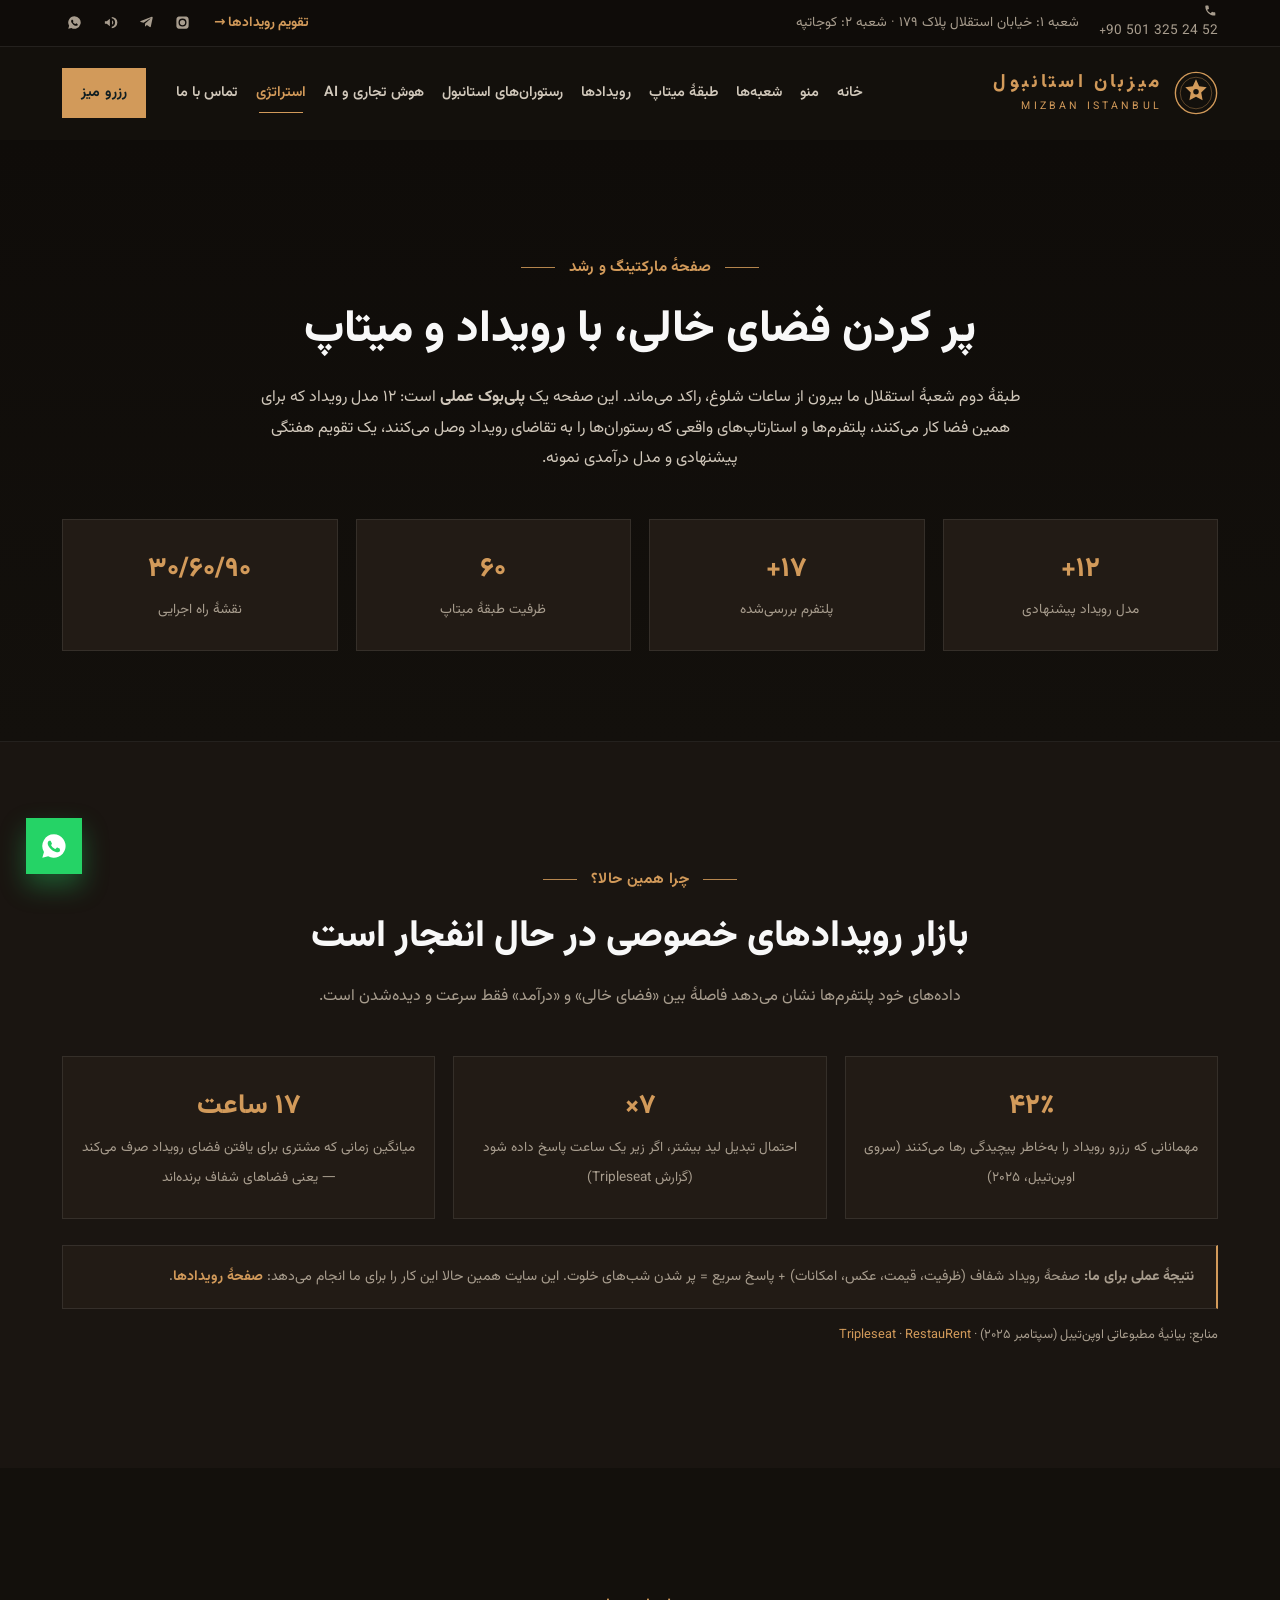
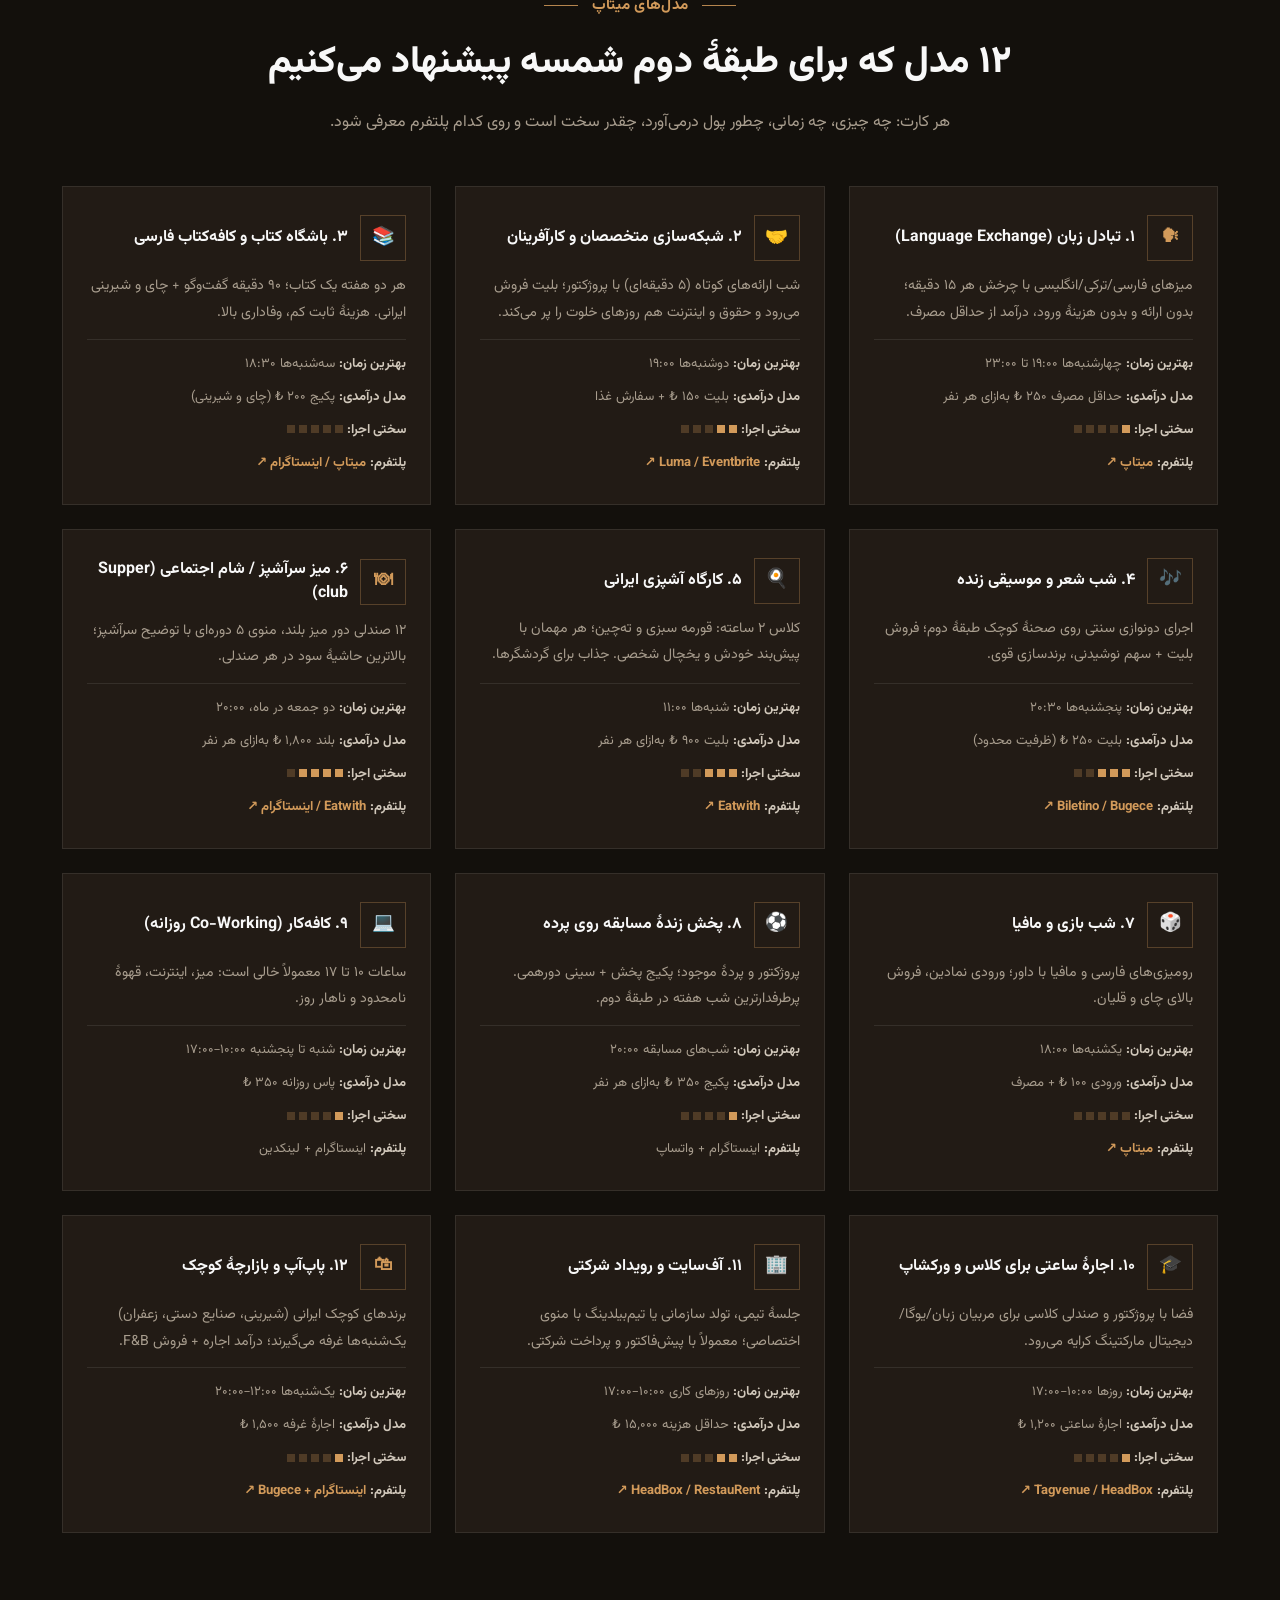
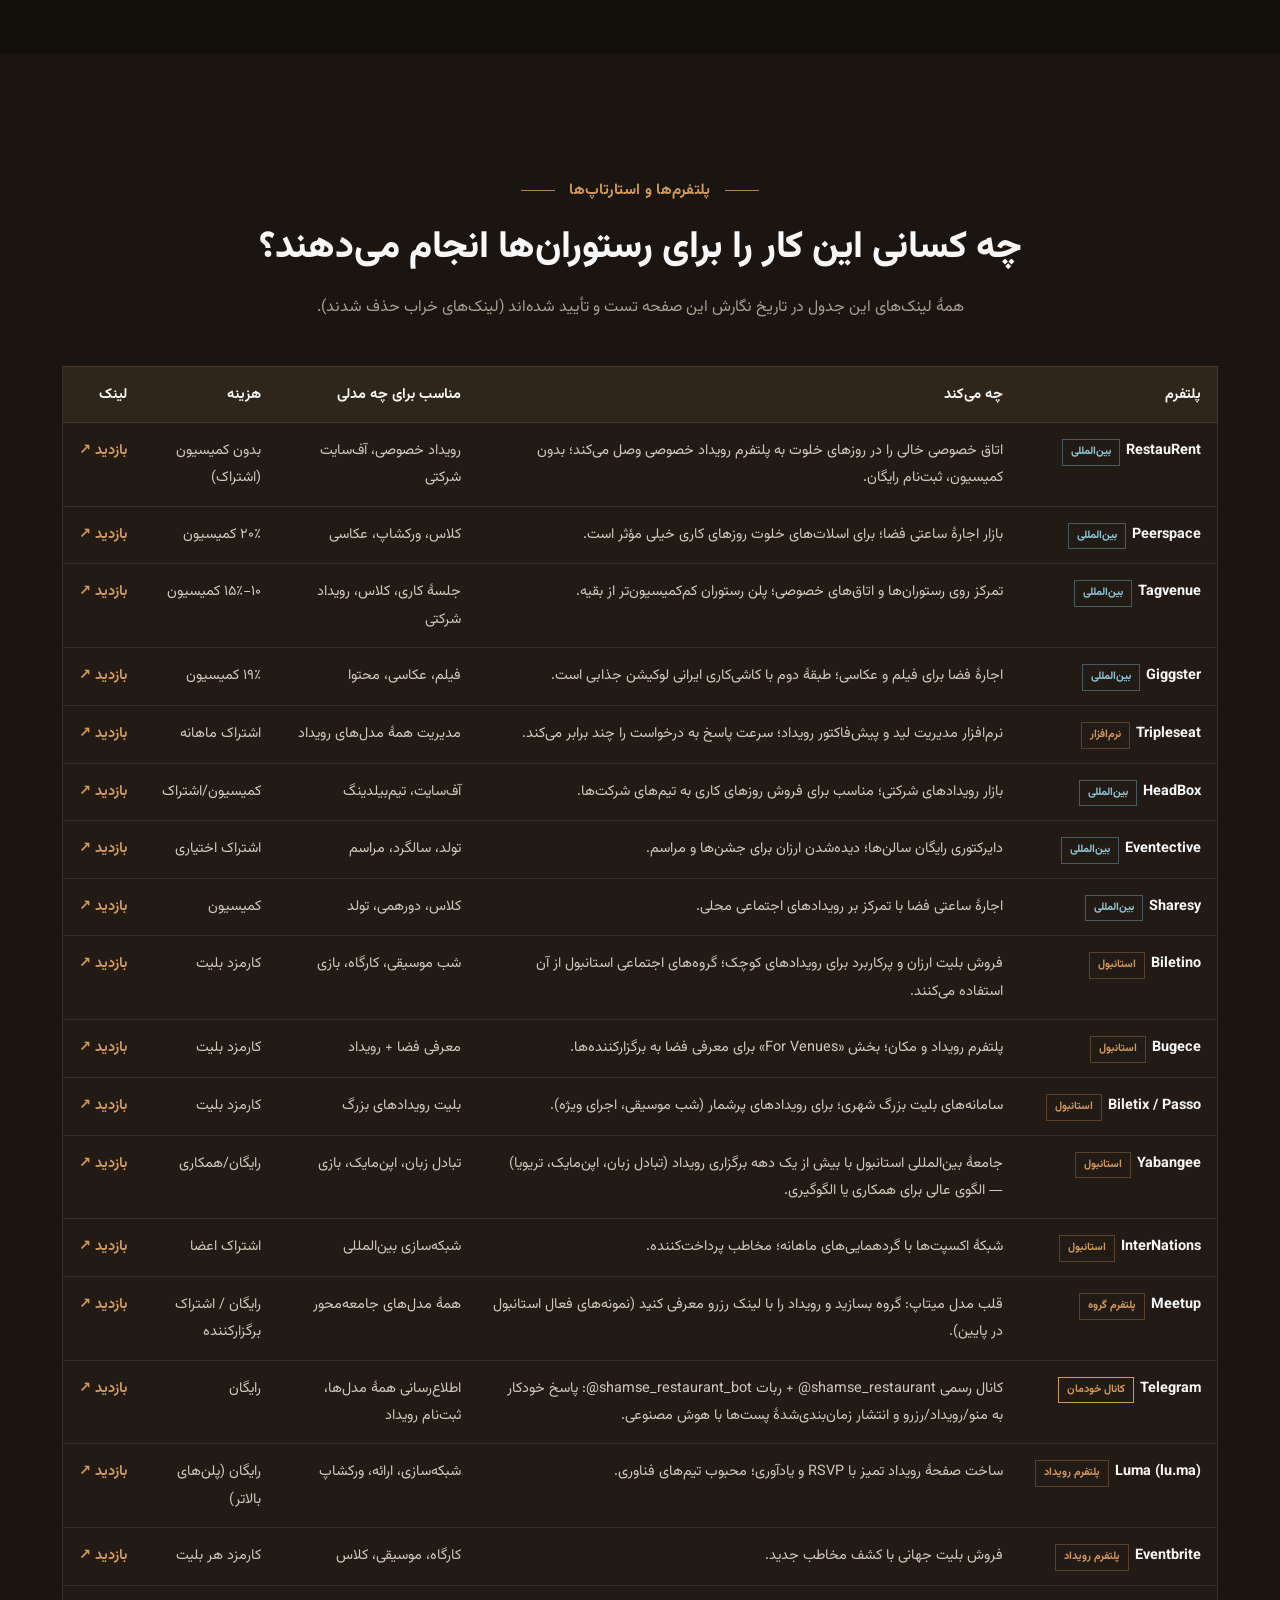
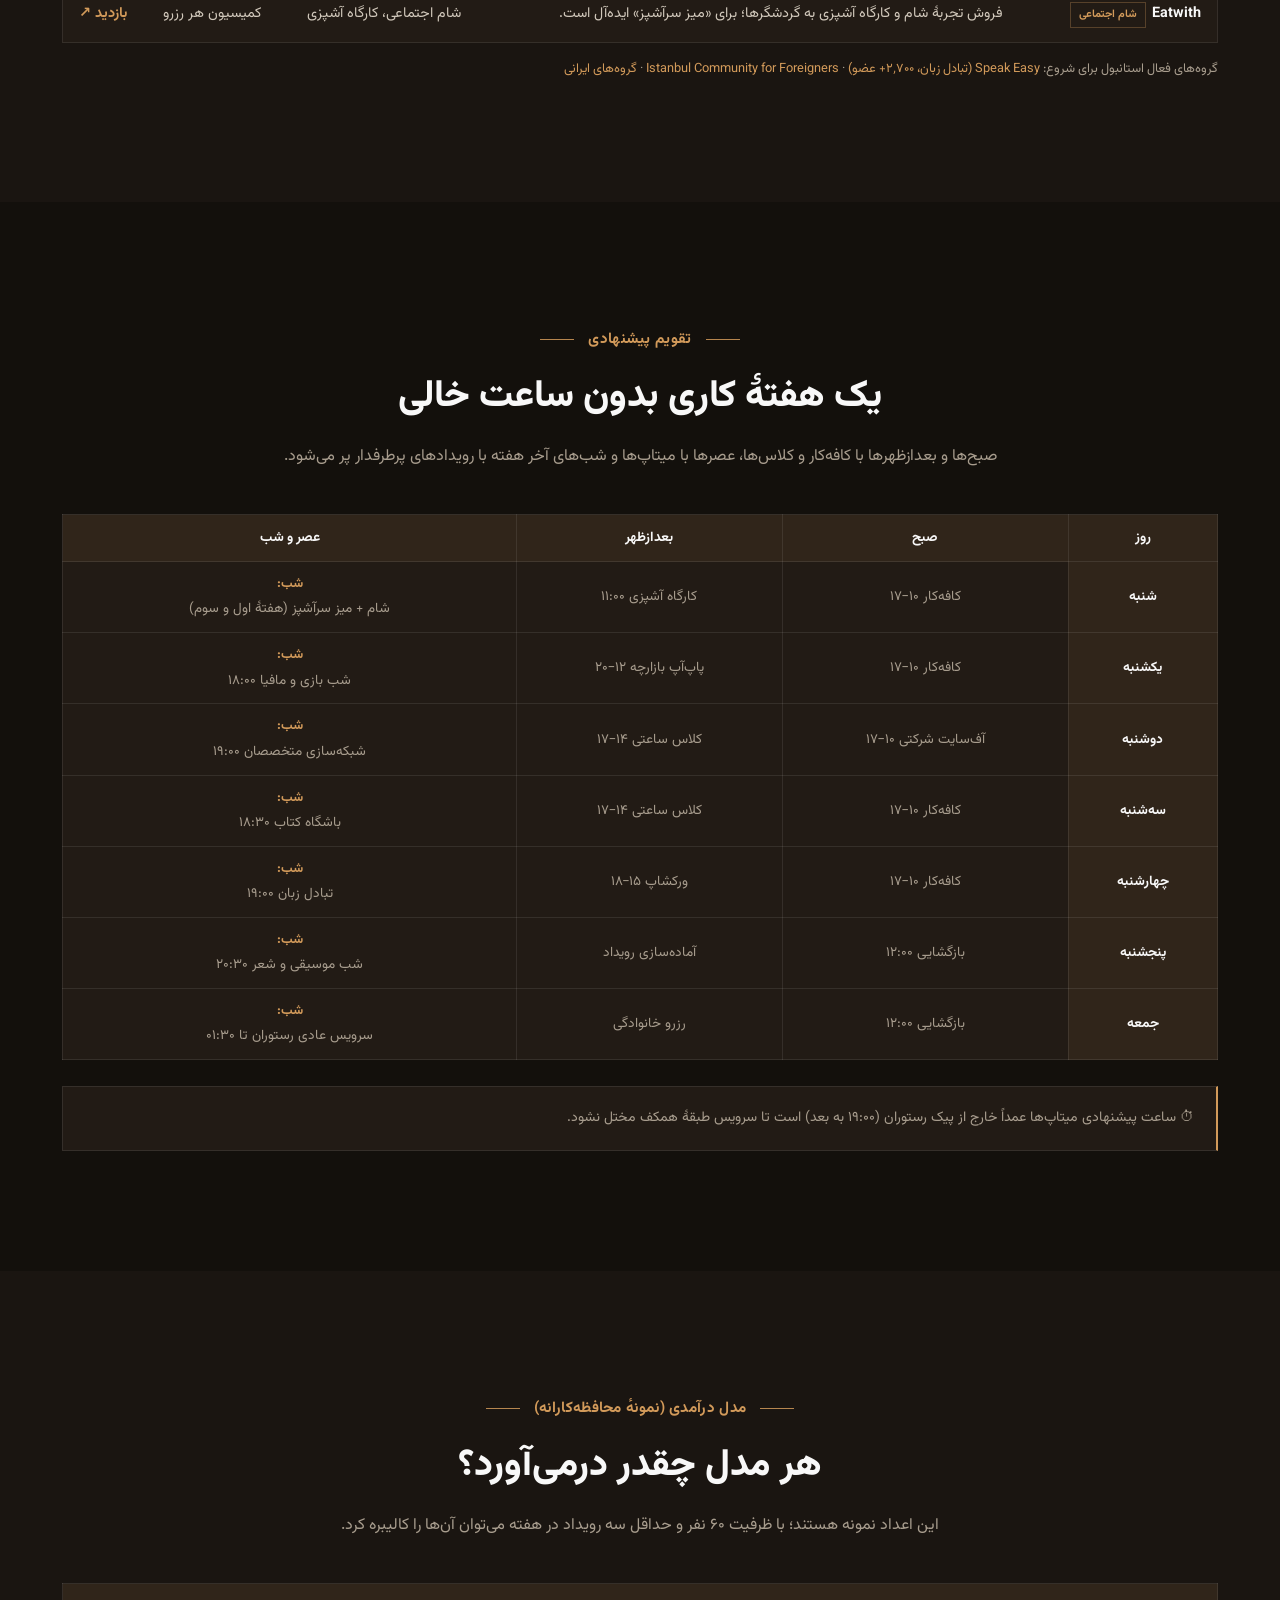
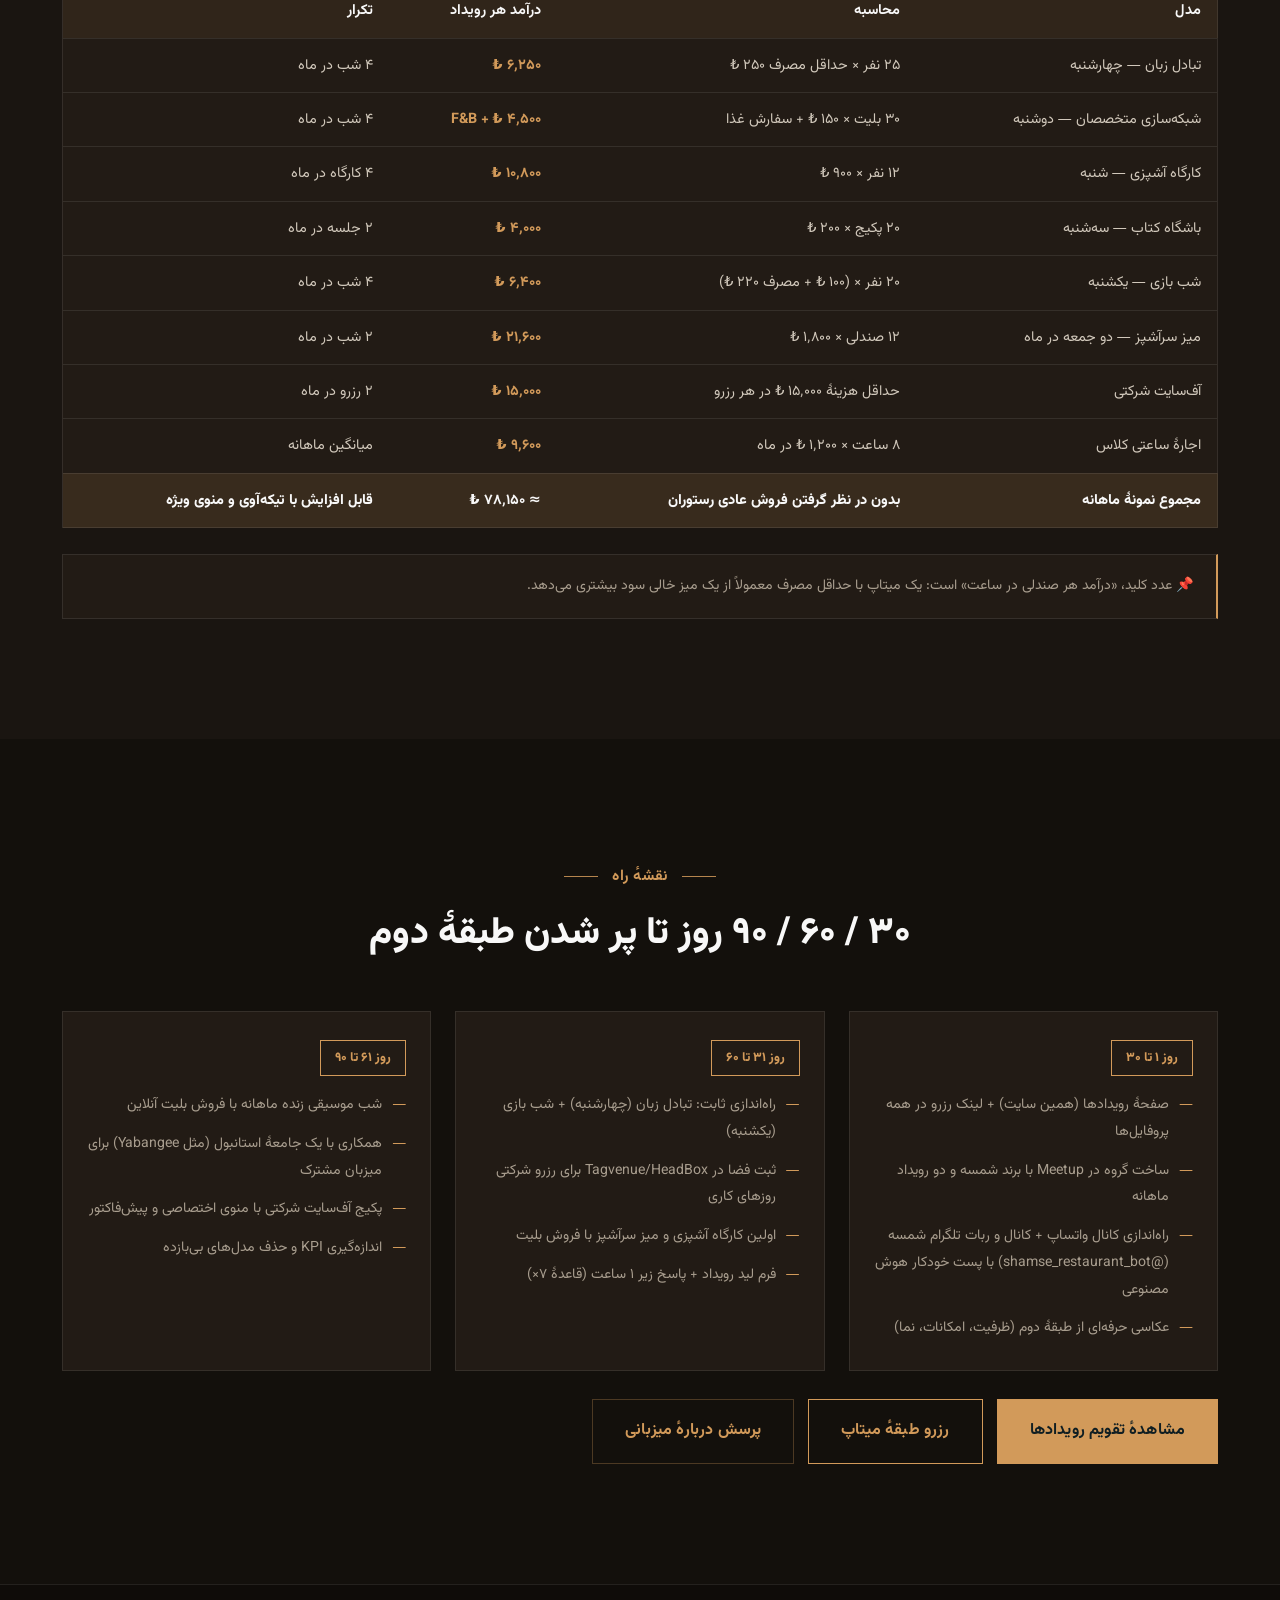
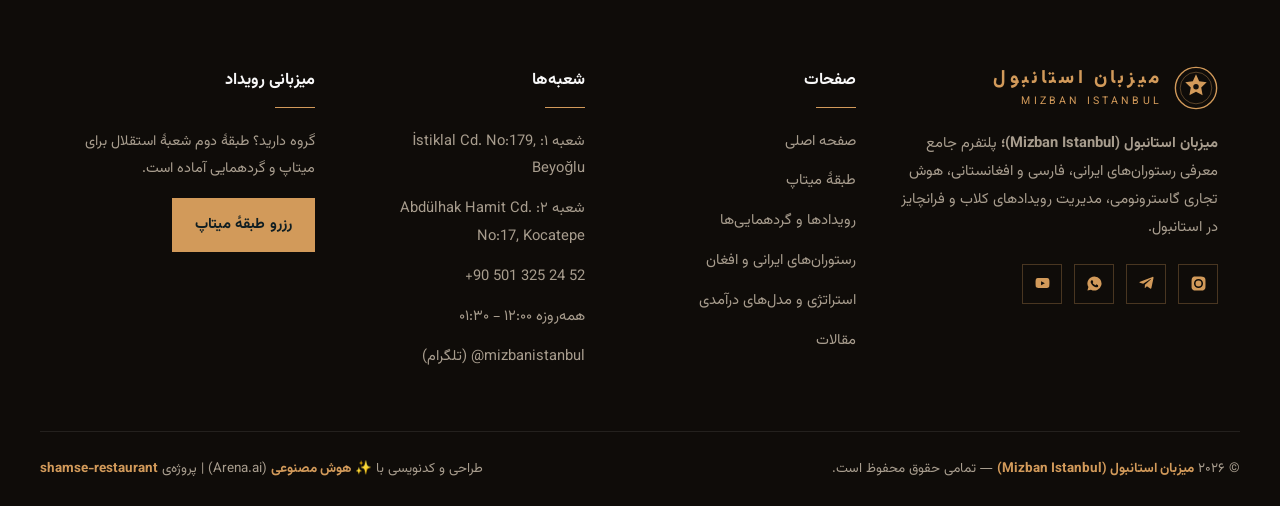
<file: marketing.html>
<!DOCTYPE html>
<html dir="rtl" lang="fa-IR">
<head>
<meta charset="UTF-8">
<meta name="viewport" content="width=device-width, initial-scale=1">
<title>استراتژی درآمدزایی و فرانچایز | میزبان استانبول</title>
<meta name="description" content="۱۲ مدل میتاپ و رویداد برای پر کردن طبقهٔ دوم و ساعات خلوت رستوران شمسه در استانبول، همراه با پلتفرم‌ها و استارتاپ‌های پیشنهادی، تقویم هفتگی و مدل درآمدی.">
<meta name="robots" content="index, follow">
<meta name="theme-color" content="#13100c">
<link rel="canonical" href="https://shamse-restaurant.pages.dev/marketing.html">
<meta property="og:locale" content="fa_IR">
<meta property="og:type" content="website">
<meta property="og:site_name" content="رستوران شمسه">
<meta property="og:title" content="استراتژی پر کردن ظرفیت خالی | رستوران شمسه">
<meta property="og:description" content="۱۲ مدل میتاپ و رویداد برای پر کردن طبقهٔ دوم و ساعات خلوت رستوران شمسه در استانبول، همراه با پلتفرم‌ها و استارتاپ‌های پیشنهادی، تقویم هفتگی و مدل درآمدی.">
<link rel="icon" href="data:image/svg+xml,%3Csvg xmlns='http://www.w3.org/2000/svg' viewBox='0 0 64 64'%3E%3Ccircle cx='32' cy='32' r='30' fill='%2313100c'/%3E%3Cpath d='M32 8l5.6 12.2L50 22l-9 9 2.2 13.4L32 38.2 20.8 44.4 23 31l-9-9 12.4-1.8z' fill='%23d29a5a'/%3E%3C/svg%3E">
<style>
/* --- self-hosted Vazirmatn (the exact family the reference site uses) --- */
@font-face{
  font-family:"Vazirmatn";
  src:url('assets/fonts/Vazirmatn-Variable.woff2') format('woff2-variations'),
      url('assets/fonts/Vazirmatn-Variable.woff2') format('woff2');
  font-weight:100 900;
  font-style:normal;
  font-display:swap;
  unicode-range:U+0000-00FF,U+0600-06FF,U+0750-077F,U+08A0-08FF,U+FB50-FDFF,U+FE70-FEFF,U+200C-200F,U+2010-2011,U+0640,U+0651;
}

/* ================================================================
   Shamse Restaurants — theme modelled on the reference art direction
   dark walnut #13100c · copper #d29a5a · sharp corners · 120px rhythm
   ================================================================ */
:root{
  --ink:#13100c;          /* page background */
  --ink-2:#1a1511;        /* elevated band */
  --ink-3:#221b15;        /* card / input surface */
  --ink-4:#0f0c09;        /* deepest (footer, cta) */
  --copper:#d29a5a;       /* primary accent */
  --copper-2:#daa760;     /* accent hover */
  --copper-soft:#e6c08c;
  --cream:#f8f8f8;        /* headings */
  --text:#d1c8bb;         /* body copy */
  --muted:#a89d8e;
  --line:rgba(255,255,255,.085);
  --line-copper:rgba(210,154,90,.3);
  --on-copper:#101e22;
  --radius:2px;
  --shadow:0 18px 40px rgba(0,0,0,.45);
  --shadow-lg:0 28px 60px rgba(0,0,0,.6);
  --font:"Vazirmatn","IRANSansX","IRANSans","Segoe UI",Tahoma,"Noto Naskh Arabic",system-ui,sans-serif;
  --max:1200px;
}
*{box-sizing:border-box;margin:0;padding:0}
html{scroll-behavior:smooth}
body{
  font-family:var(--font);
  background:var(--ink);
  color:var(--text);
  font-size:16px;
  line-height:1.9;
  overflow-x:hidden;
  -webkit-font-smoothing:antialiased;
}
img,svg{max-width:100%;display:block;border-radius:0}
/* safety: let grid/flex children shrink so long fields never widen the page */
.grid2>*,.reserve>*,.split>*,.meetup-hero>*,.cards>*,.groups>*,.steps>*,.quotes>*,
.platters>*,.blog-grid>*,.branches>*,.fgrid>*,.menu-grid>*{min-width:0}
input,select,textarea{min-width:0;max-width:100%}
input[type=date]{width:100%}
a{color:inherit;text-decoration:none}
button,input,select,textarea{font-family:inherit;font-size:1rem}
.wrap{width:100%;max-width:var(--max);margin-inline:auto;padding-inline:22px}
.center{text-align:center}
.sr-only{position:absolute;width:1px;height:1px;overflow:hidden;clip:rect(0 0 0 0);white-space:nowrap}

/* --- decorative pattern (very subtle on dark) --- */
.pattern{
  background-image:
    radial-gradient(circle at 50% 50%, rgba(210,154,90,.10) 1.4px, transparent 1.5px),
    radial-gradient(circle at 0% 0%, rgba(210,154,90,.06) 1.4px, transparent 1.5px);
  background-size:52px 52px,52px 52px;
  background-position:0 0, 26px 26px;
}

/* --- ornaments & section headers --- */
.ornament{display:flex;align-items:center;justify-content:center;gap:14px;margin:18px auto 0;max-width:280px;opacity:.9}
.ornament::before,.ornament::after{content:"";height:1px;flex:1;background:linear-gradient(90deg,transparent,var(--copper),transparent)}
.ornament svg{width:20px;height:20px;flex:none}
.eyebrow{
  display:inline-flex;align-items:center;gap:14px;
  font-size:.95rem;letter-spacing:.02em;font-weight:700;color:var(--copper);
}
.eyebrow::before,.eyebrow::after{content:"";width:34px;height:1px;background:var(--copper);opacity:.85}
h2.sec-title{font-size:clamp(1.6rem,3.1vw,2.35rem);line-height:1.55;margin-top:14px;font-weight:800;color:var(--cream)}
.sec-sub{color:var(--muted);max-width:780px;margin:16px auto 0}
.section{padding:120px 0;position:relative}
.section--cream{background:var(--ink)}
.section--soft{background:var(--ink-2)}
.section--dark{background:var(--ink-4)}
.section--dark .sec-sub{color:var(--muted)}
.section--dark h2.sec-title{color:var(--cream)}

/* --- buttons: square, copper fill, dark teal label (as reference) --- */
.btn{
  display:inline-flex;align-items:center;justify-content:center;gap:10px;
  padding:16px 32px;border-radius:0;font-weight:700;font-size:1rem;
  border:1px solid transparent;cursor:pointer;transition:.3s;white-space:nowrap;
  font-family:var(--font);letter-spacing:.01em;
}
.btn--gold{background:var(--copper);color:var(--on-copper);border-color:var(--copper)}
.btn--gold:hover{background:var(--copper-2);border-color:var(--copper-2);transform:translateY(-2px)}
.btn--ghost{border-color:rgba(255,255,255,.5);color:#fff;background:transparent}
.btn--ghost:hover{background:#fff;color:var(--ink);border-color:#fff}
.btn--dark{background:transparent;border-color:var(--copper);color:var(--copper)}
.btn--dark:hover{background:var(--copper);color:var(--on-copper);transform:translateY(-2px)}
.btn--line{border-color:var(--line-copper);color:var(--copper);background:transparent}
.btn--line:hover{background:var(--copper);color:var(--on-copper);border-color:var(--copper)}

/* --- top bar --- */
.topbar{background:var(--ink-4);color:var(--muted);font-size:.85rem;border-bottom:1px solid var(--line)}
.topbar .wrap{display:flex;align-items:center;justify-content:space-between;gap:16px;min-height:46px;flex-wrap:wrap}
.topbar .grp{display:flex;align-items:center;gap:20px;flex-wrap:wrap}
.topbar a:hover{color:var(--copper)}
.topbar .socials{display:flex;gap:12px}
.topbar .socials a{display:grid;place-items:center;width:24px;height:24px;color:var(--muted);transition:.25s}
.topbar .socials a:hover{color:var(--copper)}
.topbar svg{width:15px;height:15px}

/* --- header: transparent over hero, solid on scroll (like reference) --- */
.header{
  position:sticky;top:0;z-index:60;
  background:transparent;border-bottom:1px solid transparent;transition:.35s;
}
.header.solid{background:rgba(19,16,12,.96);backdrop-filter:blur(12px);border-bottom:1px solid var(--line)}
.header .wrap{display:flex;align-items:center;gap:22px;min-height:92px;transition:.35s}
.header.solid .wrap{min-height:74px}
.logo{display:flex;align-items:center;gap:12px;color:var(--cream);margin-inline-end:auto}
.logo .mark{width:44px;height:44px;flex:none;transition:.3s}
.header.solid .logo .mark{width:38px;height:38px}
.logo b{display:block;font-size:1.18rem;line-height:1.45;font-weight:800}
.logo span{display:block;font-size:.66rem;color:var(--copper);letter-spacing:.3em}
.nav{display:flex;align-items:center;gap:2px}
.nav a{
  color:var(--text);font-weight:600;font-size:.95rem;padding:10px 11px;
  position:relative;transition:.25s;white-space:nowrap;border-radius:0;
}
.nav a::after{content:"";position:absolute;right:11px;left:11px;bottom:4px;height:1px;background:var(--copper);
  transform:scaleX(0);transform-origin:right;transition:.3s}
.nav a:hover{color:var(--copper)}
.nav a:hover::after,.nav a.active::after{transform:scaleX(1)}
.nav a.active{color:var(--copper)}
.header .btn{padding:12px 26px;font-size:.92rem;border-radius:0}
.burger{display:none;width:46px;height:46px;border:1px solid var(--line-copper);background:transparent;cursor:pointer;padding:12px;flex-direction:column;justify-content:space-between;border-radius:0}
.burger i{display:block;height:2px;background:var(--copper);border-radius:0;transition:.3s}
.burger.x i:nth-child(1){transform:translateY(9px) rotate(45deg)}
.burger.x i:nth-child(2){opacity:0}
.burger.x i:nth-child(3){transform:translateY(-9px) rotate(-45deg)}

/* --- hero: full-bleed image, right-aligned type --- */
.hero{position:relative;min-height:min(100vh,940px);display:flex;align-items:center;color:#fff;isolation:isolate;overflow:hidden;contain:paint}
.hero .bg{position:absolute;inset:0;z-index:-2;background:var(--hero) center/cover no-repeat;transform:scale(1.05);animation:kenburns 26s ease-in-out infinite alternate}
@keyframes kenburns{to{transform:scale(1.13) translateY(-8px)}}
.hero::before{content:"";position:absolute;inset:0;z-index:-1;
  background:linear-gradient(90deg,rgba(12,10,8,.42) 0%,rgba(13,11,9,.72) 55%,rgba(14,11,9,.93) 100%)}
.hero .wrap{padding-block:150px;text-align:right}
.hero h1{margin-inline:0}
.hero p.lead{margin-inline:0}
.hero .cta{justify-content:flex-start}
.hero .facts{justify-content:flex-start;text-align:right}
.hero .kicker{display:inline-flex;align-items:center;gap:12px;color:var(--copper);font-size:.95rem;font-weight:700;letter-spacing:.02em}
.hero .kicker::before{content:"";width:36px;height:1px;background:var(--copper)}
.hero h1{font-size:clamp(2rem,4.2vw,3.5rem);line-height:1.5;margin:20px 0 0;font-weight:800;max-width:15em;color:var(--cream)}
.hero h1 em{font-style:normal;color:var(--copper);white-space:nowrap}
.hero p.lead{color:#ded5c7;font-size:clamp(1rem,1.3vw,1.1rem);max-width:42em;margin-top:20px}
.hero-name{
  font-size:clamp(1.05rem,1.6vw,1.45rem);color:var(--copper);font-weight:700;
  margin-top:18px;letter-spacing:.01em;
}
.hero .cta{display:flex;gap:16px;flex-wrap:wrap;margin-top:34px}
.hero .facts{display:flex;gap:48px;flex-wrap:wrap;margin-top:64px;border-top:1px solid rgba(255,255,255,.14);padding-top:30px}
.hero .facts b{display:block;font-size:2rem;color:var(--copper);line-height:1.35;font-weight:800}
.hero .facts span{color:var(--muted);font-size:.88rem}
.scroll-hint{position:absolute;bottom:28px;left:50%;transform:translateX(-50%);display:grid;place-items:center;color:var(--muted);font-size:.72rem;gap:8px}
.scroll-hint i{width:1px;height:42px;background:linear-gradient(180deg,var(--copper),transparent);animation:drop 1.9s infinite}
@keyframes drop{0%{opacity:0;transform:translateY(-6px)}50%{opacity:1}100%{opacity:0;transform:translateY(6px)}}

/* --- about / split --- */
.split{display:grid;grid-template-columns:1.05fr .95fr;gap:64px;align-items:center}
.about-txt p{color:var(--text);margin-top:18px}
.about-txt .list{display:grid;grid-template-columns:1fr 1fr;gap:14px;margin:30px 0 34px}
.about-txt .list div{display:flex;gap:12px;align-items:center;font-weight:600;color:var(--cream)}
.tick{width:22px;height:22px;flex:none;border:1px solid var(--line-copper);color:var(--copper);display:grid;place-items:center;border-radius:0}
.tick svg{width:13px;height:13px}
.fig{position:relative;z-index:0;isolation:isolate}
.fig .frame{position:relative;overflow:hidden;box-shadow:var(--shadow-lg)}
.fig .frame img{aspect-ratio:4/3.2;object-fit:cover;width:100%}
.fig::before{content:"";position:absolute;inset:-16px -16px 30% 30%;border:1px solid var(--line-copper);z-index:-1}
.fig .badge{
  position:absolute;bottom:-20px;right:30px;background:var(--ink-3);color:var(--cream);
  border:1px solid var(--line-copper);padding:14px 22px;display:flex;gap:14px;align-items:center;
}
.fig .badge b{color:var(--copper);font-size:1.45rem;line-height:1.25;font-weight:800}
.fig .badge span{font-size:.8rem;color:var(--muted)}
.stats{display:grid;grid-template-columns:repeat(3,1fr);gap:22px;margin-top:70px}
.stat{background:var(--ink-3);border:1px solid var(--line);padding:34px 22px;text-align:center;transition:.35s}
.sico{display:grid;place-items:center;width:52px;height:52px;margin:0 auto 16px;border:1px solid var(--line-copper);color:var(--copper)}
.sico svg{width:24px;height:24px}
.stat:hover{border-color:var(--line-copper)}
.stat b{display:block;font-size:2.1rem;color:var(--copper);line-height:1.3;font-weight:800}
.stat span{color:var(--muted);font-size:.9rem}

/* --- menu --- */
.tabs{display:flex;flex-wrap:wrap;justify-content:center;gap:12px;margin:42px 0 34px}
.tab{
  border:1px solid var(--line-copper);background:transparent;color:var(--text);
  padding:12px 24px;font-weight:600;cursor:pointer;transition:.25s;font-size:.94rem;border-radius:0;
}
.tab:hover{border-color:var(--copper);color:var(--copper)}
.tab.on{background:var(--copper);border-color:var(--copper);color:var(--on-copper);font-weight:700}
.menu-grid{display:grid;grid-template-columns:380px 1fr;gap:44px;align-items:start}
.menu-photo{overflow:hidden;border:1px solid var(--line);position:sticky;top:110px;background:var(--ink-3)}
.menu-photo img{width:100%;aspect-ratio:4/4.4;object-fit:cover;transition:.5s}
.menu-photo figcaption{background:var(--ink-3);padding:18px 22px;color:var(--muted);font-size:.9rem;border-top:1px solid var(--line-copper)}
.menu-photo figcaption b{color:var(--copper);display:block;font-size:1.02rem;font-weight:700}
.dishes{display:grid;gap:0}
.dish{display:flex;gap:18px;align-items:flex-start;padding:20px 2px;border-bottom:1px solid var(--line)}
.dish:last-child{border-bottom:0}
.dish .n{flex:1}
.dish h3{font-size:1.06rem;font-weight:700;display:flex;align-items:center;gap:10px;color:var(--cream)}
.tagline{font-size:.7rem;font-weight:700;background:transparent;border:1px solid var(--line-copper);color:var(--copper);padding:3px 10px}
.tagline.t{border-color:rgba(120,190,205,.4);color:#8fc7d4}
.dish p{color:var(--muted);font-size:.9rem;margin-top:5px}
.dish .price{font-weight:700;color:var(--copper);white-space:nowrap;font-size:1.02rem;border:1px solid var(--line-copper);padding:8px 14px}
.menu-note{margin-top:30px;font-size:.9rem;color:var(--muted);background:var(--ink-3);border:1px solid var(--line);border-inline-start:2px solid var(--copper);padding:18px 22px}

/* --- platters --- */
.platters{display:grid;grid-template-columns:repeat(3,1fr);gap:26px;margin-top:48px}
.platter{position:relative;overflow:hidden;background:#000;border:1px solid var(--line)}
.platter img{aspect-ratio:4/3;object-fit:cover;width:100%;transition:.6s}
.platter:hover img{transform:scale(1.07)}
.platter .ov{position:absolute;inset:0;background:linear-gradient(0deg,rgba(10,8,6,.94) 6%,rgba(10,8,6,.08) 68%);display:flex;flex-direction:column;justify-content:flex-end;padding:26px;color:#fff}
.platter .ov b{font-size:1.2rem;font-weight:700;color:var(--cream)}
.platter .ov span{color:var(--text);font-size:.88rem;margin-top:6px}
.platter .pill{position:absolute;top:0;right:0;background:var(--copper);color:var(--on-copper);font-weight:700;font-size:.78rem;padding:8px 16px}

/* --- services cards --- */
.cards{display:grid;grid-template-columns:repeat(4,1fr);gap:24px;margin-top:48px}
.card{background:var(--ink-3);border:1px solid var(--line);padding:34px 26px;transition:.35s;position:relative;overflow:hidden}
.card::after{content:"";position:absolute;inset:auto 0 0 0;height:2px;background:var(--copper);transform:scaleX(0);transform-origin:right;transition:.4s}
.card:hover{transform:translateY(-6px);border-color:var(--line-copper)}
.card:hover::after{transform:scaleX(1)}
.ico{width:56px;height:56px;display:grid;place-items:center;border:1px solid var(--line-copper);color:var(--copper);margin-bottom:20px}
.ico svg{width:26px;height:26px}
.card h3{font-size:1.08rem;margin-bottom:10px;color:var(--cream);font-weight:700}
.card p{color:var(--muted);font-size:.92rem}

/* --- branches (two floors / two venues) --- */
.branches{display:grid;grid-template-columns:1fr 1fr;gap:28px;margin-top:48px}
.branch{background:var(--ink-3);border:1px solid var(--line);overflow:hidden;display:flex;flex-direction:column;transition:.35s}
.branch:hover{border-color:var(--line-copper)}
.branch__img{position:relative;margin:0}
.branch__img img{width:100%;aspect-ratio:16/9.4;object-fit:cover}
.branch__img .pill{position:absolute;top:0;right:0;background:var(--copper);color:var(--on-copper);font-weight:700;font-size:.78rem;padding:8px 16px}
.branch__body{padding:30px 28px;display:flex;flex-direction:column;gap:20px;flex:1}
.branch__body h3{color:var(--cream);font-size:1.22rem;font-weight:700}
.binfo{list-style:none;display:grid;gap:13px;color:var(--muted);font-size:.92rem}
.binfo li{display:flex;gap:11px;align-items:flex-start}
.binfo a{color:var(--copper);font-weight:700}
.binfo a:hover{text-decoration:underline}
.branch__cta{display:flex;gap:12px;flex-wrap:wrap;margin-top:auto;padding-top:8px}
.branch__cta .btn{padding:13px 22px;font-size:.92rem}

/* --- meetup / community floor --- */
.meetup-hero{display:grid;grid-template-columns:1.02fr .98fr;gap:56px;align-items:center}
.meetup-photo{position:relative;overflow:hidden;border:1px solid var(--line);z-index:0;isolation:isolate}
.meetup-photo img{width:100%;aspect-ratio:4/3.1;object-fit:cover}
.meetup-photo .tag{position:absolute;top:0;right:0;background:var(--copper);color:var(--on-copper);font-weight:700;font-size:.8rem;padding:9px 16px}
.chips{display:flex;flex-wrap:wrap;gap:10px;margin-top:26px}
.chip{display:inline-flex;align-items:center;gap:8px;background:var(--ink-3);border:1px solid var(--line);padding:10px 16px;font-size:.84rem;font-weight:600;color:var(--text)}
.groups{display:grid;grid-template-columns:repeat(3,1fr);gap:24px;margin-top:48px}
.group-card{background:var(--ink-3);border:1px solid var(--line);padding:26px;display:flex;flex-direction:column;gap:14px;transition:.35s}
.group-card:hover{transform:translateY(-6px);border-color:var(--line-copper)}
.ghead{display:flex;gap:14px;align-items:center}
.gav{width:52px;height:52px;display:grid;place-items:center;font-size:1.4rem;border:1px solid var(--line-copper);flex:none}
.group-card h3{font-size:1rem;line-height:1.55;color:var(--cream);font-weight:700}
.gsub{font-size:.78rem;color:var(--muted)}
.gtags{display:flex;flex-wrap:wrap;gap:6px}
.gtags span{font-size:.7rem;font-weight:600;color:var(--copper);border:1px solid var(--line-copper);padding:3px 10px}
.gmeta{display:grid;gap:8px;font-size:.84rem;color:var(--muted);border-top:1px solid var(--line);padding-top:14px;margin-top:auto}
.gmeta b{color:var(--text)}
.gmeta .people{display:flex;align-items:center;gap:8px}
.stack{display:flex;padding-inline-start:8px}
.stack i{width:22px;height:22px;border:1px solid var(--ink-3);margin-left:-8px;display:grid;place-items:center;font-size:.6rem;font-style:normal;font-weight:800;color:var(--on-copper);background:var(--copper)}
.stack i:first-child{margin-left:0}
.group-card .btn{align-self:flex-start;padding:11px 18px;font-size:.86rem;margin-top:6px}
.steps{display:grid;grid-template-columns:repeat(4,1fr);gap:22px;margin-top:48px}
.step{background:var(--ink-3);border:1px solid var(--line);padding:28px 24px}
.step b{display:grid;place-items:center;width:38px;height:38px;border:1px solid var(--copper);color:var(--copper);font-size:1rem;margin-bottom:16px;font-weight:800}
.step h3{font-size:.98rem;margin-bottom:8px;color:var(--cream);font-weight:700}
.step p{font-size:.86rem;color:var(--muted)}
.mnote{margin-top:32px;background:var(--ink-3);border:1px solid var(--line);border-inline-start:2px solid var(--copper);padding:20px 24px;font-size:.9rem;color:var(--muted)}
.mcta{display:flex;gap:14px;flex-wrap:wrap;margin-top:28px}

/* --- gallery --- */
.gallery{display:grid;grid-template-columns:repeat(4,1fr);grid-auto-rows:200px;gap:16px;margin-top:48px}
.gallery a{overflow:hidden;position:relative;display:block;border:1px solid var(--line)}
.gallery a:nth-child(1),.gallery a:nth-child(6){grid-column:span 2;grid-row:span 2}
.gallery img{width:100%;height:100%;object-fit:cover;transition:.6s}
.gallery a:hover img{transform:scale(1.07)}
.gallery a::after{content:"";position:absolute;inset:0;background:rgba(19,16,12,0);transition:.35s}
.gallery a:hover::after{background:rgba(19,16,12,.34)}
.lightbox{position:fixed;inset:0;background:rgba(8,7,5,.95);display:none;place-items:center;z-index:200;padding:24px}
.lightbox.on{display:grid}
.lightbox img{max-width:min(1040px,94vw);max-height:84vh;box-shadow:var(--shadow-lg)}
.lightbox button{position:absolute;top:22px;left:22px;width:46px;height:46px;border:1px solid var(--line-copper);background:rgba(19,16,12,.8);color:var(--copper);font-size:1.3rem;cursor:pointer;border-radius:0}

/* --- testimonials --- */
.quotes{display:grid;grid-template-columns:repeat(3,1fr);gap:24px;margin-top:48px}
.quote{background:var(--ink-3);border:1px solid var(--line);padding:36px 30px;position:relative;transition:.35s}
.quote:hover{border-color:var(--line-copper)}
.quote::before{content:"”";position:absolute;top:2px;left:24px;font-size:5.4rem;color:var(--copper);opacity:.5;line-height:1;font-family:Georgia,serif}
.quote p{color:var(--text);font-size:.96rem;padding-top:22px}
.qhead{display:flex;align-items:center;gap:14px;margin-top:24px;border-top:1px solid var(--line);padding-top:20px}
.qhead .av{width:46px;height:46px;border:1px solid var(--line-copper);color:var(--copper);display:grid;place-items:center;font-weight:800}
.qhead b{color:var(--cream);display:block;font-size:.96rem;font-weight:700}
.stars{color:var(--copper);display:flex;gap:3px}
.stars svg{width:14px;height:14px}

/* --- reservation --- */
.reserve{display:grid;grid-template-columns:1.15fr .85fr;gap:38px;align-items:start}
.form{background:var(--ink-3);padding:40px;border:1px solid var(--line)}
.grid2{display:grid;grid-template-columns:1fr 1fr;gap:20px}
.field{display:flex;flex-direction:column;gap:9px;margin-bottom:20px}
.field label{font-weight:600;font-size:.9rem;color:var(--text)}
.field input,.field select,.field textarea{
  border:1px solid var(--line);border-radius:0;padding:14px 16px;background:rgba(255,255,255,.03);transition:.25s;color:var(--cream);
}
.field input:focus,.field select:focus,.field textarea:focus{outline:none;border-color:var(--copper);background:rgba(210,154,90,.06)}
.field .err{color:#e08b8b;font-size:.8rem;display:none}
.field.bad input,.field.bad select{border-color:#c06363}
.field.bad .err{display:block}
.form .btn{width:100%}
.ok{display:none;margin-top:20px;background:rgba(120,190,205,.08);border:1px solid rgba(120,190,205,.4);color:#a9d6e0;padding:18px;font-size:.92rem}
.ok.on{display:block}
.info{background:var(--ink-4);padding:38px;color:var(--text);border:1px solid var(--line)}
.info h3{color:var(--cream);font-size:1.25rem;margin-bottom:22px;font-weight:700}
.info ul{list-style:none;display:grid;gap:22px}
.info li{display:flex;gap:14px;align-items:flex-start}
.info .ic{width:44px;height:44px;flex:none;border:1px solid var(--line-copper);color:var(--copper);display:grid;place-items:center}
.info .ic svg{width:19px;height:19px}
.info b{color:var(--cream);display:block;font-size:.96rem;font-weight:700}
.info a:hover{color:var(--copper)}
.info .socials{display:flex;gap:12px;margin-top:28px;padding-top:24px;border-top:1px solid var(--line)}
.info .socials a{width:42px;height:42px;display:grid;place-items:center;border:1px solid var(--line-copper);color:var(--copper);transition:.25s}
.info .socials a:hover{background:var(--copper);color:var(--on-copper)}
.info .socials svg{width:18px;height:18px}

/* --- blog --- */
.blog-grid{display:grid;grid-template-columns:repeat(4,1fr);gap:24px;margin-top:48px}
.post{background:var(--ink-3);border:1px solid var(--line);overflow:hidden;display:flex;flex-direction:column;transition:.35s}
.post:hover{transform:translateY(-6px);border-color:var(--line-copper)}
.post img{width:100%;aspect-ratio:16/10;object-fit:cover}
.post__body{padding:22px;display:flex;flex-direction:column;gap:11px;flex:1}
.post__cat{align-self:flex-start;font-size:.7rem;font-weight:700;color:var(--copper);border:1px solid var(--line-copper);padding:4px 12px}
.post h3{font-size:1rem;line-height:1.6;color:var(--cream);font-weight:700}
.post p{font-size:.87rem;color:var(--muted)}
.post__meta{font-size:.76rem;color:var(--muted);display:flex;gap:14px;flex-wrap:wrap;margin-top:auto;padding-top:12px;border-top:1px solid var(--line)}
.post__link{font-weight:700;color:var(--copper);font-size:.88rem;margin-top:12px}
.post__link:hover{text-decoration:underline}
.post.extra{display:none}
.post.extra.show{display:flex;animation:fade .5s ease both}
@keyframes fade{from{opacity:0;transform:translateY(14px)}to{opacity:1;transform:none}}
.amodal{position:fixed;inset:0;background:rgba(8,7,5,.9);display:none;place-items:center;z-index:220;padding:22px}
.amodal.on{display:grid}
.amodal__box{background:var(--ink-2);width:min(800px,100%);max-height:88vh;overflow:auto;border:1px solid var(--line-copper);box-shadow:var(--shadow-lg)}
.amodal__box img{width:100%;aspect-ratio:16/8;object-fit:cover}
.amodal__body{padding:32px 34px 40px}
.amodal__body h3{font-size:1.35rem;margin-bottom:10px;color:var(--cream);font-weight:700}
.amodal__meta{font-size:.8rem;color:var(--copper);margin-bottom:20px}
.amodal__body p{color:var(--text);margin-bottom:15px}
.amodal__close{position:absolute;top:22px;left:22px;width:46px;height:46px;border:1px solid var(--line-copper);background:rgba(19,16,12,.8);color:var(--copper);font-size:1.25rem;cursor:pointer;border-radius:0}

/* --- FAQ --- */
.faq{max-width:900px;margin:48px auto 0;display:grid;gap:14px}
details.q{background:var(--ink-3);border:1px solid var(--line);padding:6px 24px;transition:.3s}
details.q[open]{border-color:var(--line-copper)}
details.q summary{list-style:none;cursor:pointer;font-weight:700;padding:18px 0;display:flex;align-items:center;gap:14px;color:var(--cream)}
details.q summary::-webkit-details-marker{display:none}
details.q summary .pl{width:28px;height:28px;flex:none;border:1px solid var(--line-copper);color:var(--copper);display:grid;place-items:center;font-size:1.15rem;transition:.3s}
details.q[open] summary .pl{transform:rotate(45deg);background:var(--copper);color:var(--on-copper)}
details.q p{color:var(--muted);padding:0 42px 22px 0}

/* --- CTA band --- */
.cta-band{position:relative;color:#fff;text-align:center;overflow:hidden;isolation:isolate}
.cta-band .bg{position:absolute;inset:0;z-index:-2;background:var(--cta) center/cover no-repeat}
.cta-band::before{content:"";position:absolute;inset:0;z-index:-1;background:linear-gradient(0deg,rgba(10,8,6,.94),rgba(10,8,6,.78))}
.cta-band .wrap{padding-block:110px}
.cta-band h2{font-size:clamp(1.6rem,3.3vw,2.5rem);margin-top:14px;color:var(--cream);font-weight:800}
.cta-band p{color:var(--text);max-width:640px;margin:18px auto 34px}

/* --- footer --- */
.footer{background:var(--ink-4);color:var(--muted);padding:80px 0 0;border-top:1px solid var(--line)}
.fgrid{display:grid;grid-template-columns:1.4fr 1fr 1fr 1.1fr;gap:40px}
.footer h4{color:var(--cream);font-size:1.02rem;margin-bottom:20px;position:relative;padding-bottom:12px;font-weight:700}
.footer h4::after{content:"";position:absolute;bottom:0;right:0;width:40px;height:1px;background:var(--copper)}
.footer p{font-size:.92rem}
.flist,.binfo,.info li span,.footer p{overflow-wrap:anywhere}
.flist{list-style:none;display:grid;gap:12px;font-size:.92rem}
.flist a:hover{color:var(--copper);padding-inline-start:5px;transition:.25s}
.footer .socials{display:flex;gap:12px;margin-top:22px}
.footer .socials a{width:40px;height:40px;display:grid;place-items:center;border:1px solid var(--line-copper);color:var(--copper);transition:.25s}
.footer .socials a:hover{background:var(--copper);color:var(--on-copper)}
.footer .socials svg{width:17px;height:17px}
.fbottom{margin-top:60px;border-top:1px solid var(--line);padding:24px 0;display:flex;justify-content:space-between;gap:14px;flex-wrap:wrap;font-size:.84rem}
.fbottom b{color:var(--copper)}

/* --- floating --- */
.floatwa{position:fixed;bottom:26px;left:26px;width:56px;height:56px;background:#25d366;color:#fff;display:grid;place-items:center;box-shadow:0 12px 26px rgba(37,211,102,.35);z-index:80;transition:.3s;border-radius:0}
.floatwa:hover{transform:scale(1.07) translateY(-3px)}
.floatwa svg{width:28px;height:28px}
.totop{position:fixed;bottom:26px;right:26px;width:48px;height:48px;background:var(--copper);color:var(--on-copper);display:grid;place-items:center;border:0;cursor:pointer;z-index:80;opacity:0;pointer-events:none;transition:.3s;border-radius:0}
.totop.on{opacity:1;pointer-events:auto}
.totop svg{width:19px;height:19px}

/* --- reveal --- */
.rev{opacity:0;transform:translateY(32px);transition:.85s cubic-bezier(.2,.7,.3,1)}
.rev.in{opacity:1;transform:none}
.rev.d1{transition-delay:.12s}.rev.d2{transition-delay:.22s}.rev.d3{transition-delay:.32s}

/* --- dense nav on mid screens (12 items when events/marketing pages added) --- */
@media (min-width:901px) and (max-width:1360px){
  .nav a{padding:10px 8px;font-size:.9rem}
  .nav .na-opt{display:none}
  .header .btn{padding:11px 18px;font-size:.88rem}
}

/* --- responsive --- */
@media (max-width:1080px){
  .nav a{padding:9px 7px;font-size:.88rem}
  .cards,.groups,.blog-grid{grid-template-columns:repeat(2,1fr)}
  .steps{grid-template-columns:repeat(2,1fr)}
  .menu-grid{grid-template-columns:1fr}
  .menu-photo{position:static;max-width:520px}
  .fgrid{grid-template-columns:1fr 1fr}
  .meetup-hero{grid-template-columns:1fr;gap:42px}
}
@media (max-width:900px){
  .section{padding:80px 0}
  .split{grid-template-columns:1fr;gap:46px}
  .platters,.quotes{grid-template-columns:1fr 1fr}
  .reserve{grid-template-columns:1fr}
  .branches{grid-template-columns:1fr}
  .gallery{grid-template-columns:repeat(2,1fr);grid-auto-rows:180px}
  .gallery a:nth-child(1),.gallery a:nth-child(6){grid-column:span 2;grid-row:span 2}
  .hero .facts{gap:28px}
  .nav{
    position:fixed;inset:92px 0 auto;background:rgba(15,12,9,.99);flex-direction:column;align-items:stretch;gap:0;
    padding:14px 22px 24px;border-bottom:1px solid var(--line-copper);transform:translateY(-130%);transition:.4s;max-height:82vh;overflow:auto;
  }
  .nav.open{transform:none}
  .nav a{padding:16px 8px;border-bottom:1px solid var(--line)}
  .nav a::after{display:none}
  .header .btn.desk{display:none}
  .burger{display:flex}
}
@media (max-width:640px){
  .section{padding:64px 0}
  .hero h1 em{white-space:normal}
  .hero h1{font-size:clamp(1.7rem,7.6vw,2.4rem)}
  .cards,.platters,.quotes,.groups,.steps,.blog-grid{grid-template-columns:1fr}
  .amodal__body{padding:24px 18px 30px}
  .stats{grid-template-columns:1fr}
  .fgrid{grid-template-columns:1fr;gap:34px}
  .grid2{grid-template-columns:1fr}
  .about-txt .list{grid-template-columns:1fr}
  .form{padding:26px 20px}
  .info{padding:28px 20px}
  .hero .wrap{padding-block:120px}
  .topbar .hide-s{display:none}
  .gallery a:nth-child(1),.gallery a:nth-child(6){grid-column:span 2;grid-row:span 1}
}
@media (max-width:380px){
  .wrap{padding-inline:14px}
  h1,h2.sec-title,h3,p,li,a,span{overflow-wrap:anywhere}
  .btn{padding:14px 20px;font-size:.9rem}
  .hero .facts{gap:18px}
  .tabs{gap:8px}
  .tab{padding:10px 16px;font-size:.86rem}
  .form,.info{padding:22px 16px}
  .quote{padding:28px 20px}
}
@media (prefers-reduced-motion:reduce){
  *{animation:none!important;transition:none!important}
  .rev{opacity:1;transform:none}
}

/* --- marketing page specific --- */
.mhero{position:relative;padding:110px 0 90px;background:linear-gradient(180deg,var(--ink-4),var(--ink));border-bottom:1px solid var(--line)}
.mhero .wrap{text-align:center}
.mhero h1{font-size:clamp(1.7rem,3.6vw,2.8rem);font-weight:800;color:var(--cream);margin-top:14px;line-height:1.55}
.mhero p.lead{max-width:760px;margin:18px auto 0;color:var(--text)}
.kpis{display:grid;grid-template-columns:repeat(4,1fr);gap:18px;margin-top:44px}
.kpi{background:var(--ink-3);border:1px solid var(--line);padding:24px 18px;text-align:center}
.kpi b{display:block;font-size:1.7rem;color:var(--copper);font-weight:800}
.kpi span{font-size:.85rem;color:var(--muted)}
.models{display:grid;grid-template-columns:repeat(3,1fr);gap:24px;margin-top:48px}
.model{background:var(--ink-3);border:1px solid var(--line);padding:28px 24px;display:flex;flex-direction:column;gap:12px;transition:.35s}
.model:hover{border-color:var(--line-copper);transform:translateY(-5px)}
.model .mh{display:flex;align-items:center;gap:12px}
.model .mi{width:46px;height:46px;flex:none;display:grid;place-items:center;border:1px solid var(--line-copper);color:var(--copper);font-size:1.15rem;font-weight:800}
.model h3{font-size:1rem;color:var(--cream);font-weight:700;line-height:1.5}
.model p{font-size:.88rem;color:var(--muted);flex:1}
.mmeta{display:grid;gap:8px;font-size:.82rem;color:var(--muted);border-top:1px solid var(--line);padding-top:12px}
.mmeta b{color:var(--text)}
.mmeta a{color:var(--copper);font-weight:700}
.dots{display:inline-flex;gap:4px;vertical-align:middle}
.dots i{width:8px;height:8px;background:var(--copper);opacity:.25}
.dots i.on{opacity:1}
.ptable{width:100%;border-collapse:collapse;margin-top:42px;font-size:.9rem;background:var(--ink-3);border:1px solid var(--line)}
.ptable th,.ptable td{padding:14px 16px;text-align:right;border-bottom:1px solid var(--line);vertical-align:top}
.ptable th{background:rgba(210,154,90,.08);color:var(--cream);font-weight:700;white-space:nowrap}
.ptable td:first-child{color:var(--cream);font-weight:700;white-space:nowrap}
.ptable a{color:var(--copper);font-weight:700;white-space:nowrap}
.ptable tr:hover td{background:rgba(255,255,255,.02)}
.badge{display:inline-block;font-size:.68rem;border:1px solid var(--line-copper);color:var(--copper);padding:2px 8px;margin-inline-start:6px;white-space:nowrap}
.badge.gl{border-color:rgba(120,190,205,.4);color:#8fc7d4}
.cal{width:100%;border-collapse:collapse;margin-top:42px;font-size:.85rem;background:var(--ink-3);border:1px solid var(--line)}
.cal th,.cal td{border:1px solid var(--line);padding:10px;text-align:center;vertical-align:middle;color:var(--muted)}
.cal th{background:rgba(210,154,90,.08);color:var(--cream);font-weight:700}
.cal td b{color:var(--copper);display:block;font-size:.8rem;font-weight:700}
.cal td span{font-size:.75rem;display:block;margin-top:3px}
.cal .off{opacity:.45}
.rev-note{margin-top:26px;background:var(--ink-3);border:1px solid var(--line);border-inline-start:2px solid var(--copper);padding:18px 22px;font-size:.88rem;color:var(--muted)}
.money{width:100%;border-collapse:collapse;margin-top:42px;font-size:.9rem;background:var(--ink-3);border:1px solid var(--line)}
.money th,.money td{border-bottom:1px solid var(--line);padding:13px 16px;text-align:right}
.money th{background:rgba(210,154,90,.08);color:var(--cream)}
.money td.num{color:var(--copper);font-weight:700;white-space:nowrap}
.money tfoot td{background:rgba(210,154,90,.12);color:var(--cream);font-weight:800}
.road{display:grid;grid-template-columns:repeat(3,1fr);gap:24px;margin-top:48px}
.phase{background:var(--ink-3);border:1px solid var(--line);padding:28px 24px}
.phase b.day{display:inline-block;border:1px solid var(--copper);color:var(--copper);padding:5px 14px;font-size:.8rem;margin-bottom:16px;font-weight:800}
.phase ul{list-style:none;display:grid;gap:12px;font-size:.88rem;color:var(--muted)}
.phase li{display:flex;gap:10px}
.phase li::before{content:"—";color:var(--copper)}
.src{font-size:.8rem;color:var(--muted);margin-top:14px}
.src a{color:var(--copper)}
@media (max-width:1080px){.models{grid-template-columns:repeat(2,1fr)}.kpis{grid-template-columns:repeat(2,1fr)}}
@media (max-width:900px){.road{grid-template-columns:1fr}.ptable,.cal,.money{font-size:.8rem}}
@media (max-width:640px){.models,.kpis{grid-template-columns:1fr}.ptable td,.ptable th,.cal td,.cal th{padding:8px}}

</style>
</head>
<body>
<div class="topbar">
  <div class="wrap">
    <div class="grp">
      <a href="tel:+905013252452"><svg viewBox="0 0 24 24" fill="currentColor"><path d="M6.6 10.8c1.2 2.4 3.2 4.4 5.6 5.6l1.9-1.9c.3-.3.7-.4 1.1-.2 1.1.4 2.3.6 3.5.6.6 0 1 .4 1 1V19c0 .6-.4 1-1 1-8.3 0-15-6.7-15-15 0-.6.4-1 1-1h3.2c.6 0 1 .4 1 1 0 1.2.2 2.4.6 3.5.1.4 0 .8-.2 1.1L6.6 10.8z"/></svg> <span dir="ltr">+90 501 325 24 52</span></a>
      <span class="hide-s">شعبه ۱: خیابان استقلال پلاک ۱۷۹ · شعبه ۲: کوجاتپه</span>
    </div>
    <div class="grp">
      <a href="events.html" style="color:var(--copper);font-weight:700">تقویم رویدادها →</a>
      <span class="socials">
        <a href="https://www.instagram.com/mizbanistanbul" target="_blank" rel="noopener" aria-label="اینستاگرام میزبان استانبول"><svg viewBox="0 0 24 24" fill="currentColor"><path d="M12 2.2c3.2 0 3.6 0 4.9.1 1.2.1 1.8.2 2.2.4.6.2 1 .5 1.4.9.4.4.7.8.9 1.4.2.4.4 1 .4 2.2.1 1.3.1 1.7.1 4.9s0 3.6-.1 4.9c-.1 1.2-.2 1.8-.4 2.2-.2.6-.5 1-.9 1.4-.4.4-.8.7-1.4.9-.4.2-1 .4-2.2.4-1.3.1-1.7.1-4.9.1s-3.6 0-4.9-.1c-1.2-.1-1.8-.2-2.2-.4-.6-.2-1-.5-1.4-.9-.4-.4-.7-.8-.9-1.4-.2-.4-.4-1-.4-2.2C2.2 15.6 2.2 15.2 2.2 12s0-3.6.1-4.9c.1-1.2.2-1.8.4-2.2.2-.6.5-1 .9-1.4.4-.4.8-.7 1.4-.9.4-.2 1-.4 2.2-.4C8.4 2.2 8.8 2.2 12 2.2zm0 3.4A6.4 6.4 0 1018.4 12 6.4 6.4 0 0012 5.6zm0 10.6A4.2 4.2 0 1116.2 12 4.2 4.2 0 0112 16.2zm6.6-10.9a1.5 1.5 0 11-1.5-1.5 1.5 1.5 0 011.5 1.5z"/></svg></a>
        <a href="https://t.me/mizbanistanbul_bot" target="_blank" rel="noopener" aria-label="ربات تلگرام"><svg viewBox="0 0 24 24" fill="currentColor"><path d="M21.9 4.3l-3 14.1c-.2 1-.8 1.3-1.7.8l-4.6-3.4-2.2 2.1c-.2.2-.5.4-.9.4l.3-4.7 8.5-7.7c.4-.3-.1-.5-.6-.2L7.3 12.4 2.7 11c-1-.3-1-1 .2-1.5l17.5-6.8c.8-.3 1.6.2 1.5 1.6z"/></svg></a>
        <a href="https://t.me/mizbanistanbul" target="_blank" rel="noopener" aria-label="کانال تلگرام میزبان استانبول"><svg viewBox="0 0 24 24" fill="currentColor"><path d="M3 10v4h3l5 4V6l-5 4H3zm13.5 2a4.5 4.5 0 00-2-3.7v7.4a4.5 4.5 0 002-3.7zM14 3v2.2a7 7 0 010 13.6V21a9 9 0 000-18z"/></svg></a>
        <a href="https://wa.me/905013252452" target="_blank" rel="noopener" aria-label="واتساپ"><svg viewBox="0 0 24 24" fill="currentColor"><path d="M12 2a10 10 0 00-8.6 15.1L2 22l5-1.3A10 10 0 1012 2zm5.3 14.1c-.2.6-1.3 1.2-1.8 1.2-.5.1-1.1.1-1.8-.1-.4-.1-1-.3-1.7-.6-2.6-1.2-4.3-4-4.4-4.2-.1-.2-1-1.4-1-2.6s.6-1.8.9-2.1c.2-.2.5-.3.7-.3h.5c.2 0 .4 0 .6.5l.8 1.8c.1.2.1.4 0 .6l-.4.6c-.1.2-.3.3-.1.6.2.3.7 1.1 1.4 1.7.9.8 1.6 1 1.9 1.2.2.1.4.1.6-.1l.8-.9c.2-.2.4-.2.6-.1l1.7.9c.5.2.5.4.5.6s-.2.6-.2.6z"/></svg></a>
      </span>
    </div>
  </div>
</div>
<header class="header solid" id="siteHeader">
  <div class="wrap">
    <a class="logo" href="index.html" aria-label="میزبان استانبول | Mizban Istanbul">
      <svg class="mark" viewBox="0 0 64 64" aria-hidden="true">
        <circle cx="32" cy="32" r="30" fill="none" stroke="#d29a5a" stroke-width="2"/>
        <circle cx="32" cy="32" r="23" fill="none" stroke="#d29a5a" stroke-width="1" opacity=".55"/>
        <path d="M32 12l4.6 10.1 11 1.6-8 7.7 2 11-9.6-5.1L22.4 42.4l2-11-8-7.7 11-1.6z" fill="#d29a5a"/>
        <circle cx="32" cy="30" r="4" fill="#13100c"/>
      </svg>
      <span><b>میزبان استانبول</b><span>MIZBAN ISTANBUL</span></span>
    </a>
    <nav class="nav" id="nav" aria-label="فهرست اصلی">
      <a href="index.html">خانه</a>
      <a href="index.html#menu">منو</a>
      <a href="index.html#branches">شعبه‌ها</a>
      <a href="index.html#meetup">طبقهٔ میتاپ</a>
      <a href="events.html">رویدادها</a>
      <a href="restaurants.html">رستوران‌های استانبول</a>
      <a href="intelligence.html">هوش تجاری و AI</a>
      <a href="marketing.html" class="active">استراتژی</a>
      <a href="index.html#contact">تماس با ما</a>
    </nav>
    <a href="index.html#reserve" class="btn btn--gold desk">رزرو میز</a>
    <button class="burger" id="burger" aria-label="باز و بست منو" aria-expanded="false"><i></i><i></i><i></i></button>
  </div>
</header>

<!-- ===== hero ===== -->
<section class="mhero">
  <div class="wrap">
    <span class="eyebrow">صفحهٔ مارکتینگ و رشد</span>
    <h1>پر کردن فضای خالی، با رویداد و میتاپ</h1>
    <p class="lead">
      طبقهٔ دوم شعبهٔ استقلال ما بیرون از ساعات شلوغ، راکد می‌ماند. این صفحه یک <b>پلی‌بوک عملی</b> است:
      ۱۲ مدل رویداد که برای همین فضا کار می‌کنند، پلتفرم‌ها و استارتاپ‌های واقعی که رستوران‌ها را به تقاضای رویداد وصل می‌کنند،
      یک تقویم هفتگی پیشنهادی و مدل درآمدی نمونه.
    </p>
    <div class="kpis">
      <div class="kpi rev"><b data-count="12">۰</b><span>مدل رویداد پیشنهادی</span></div>
      <div class="kpi rev d1"><b data-count="17">۰</b><span>پلتفرم بررسی‌شده</span></div>
      <div class="kpi rev d2"><b>۶۰</b><span>ظرفیت طبقهٔ میتاپ</span></div>
      <div class="kpi rev d3"><b>۳۰/۶۰/۹۰</b><span>نقشهٔ راه اجرایی</span></div>
    </div>
  </div>
</section>

<!-- ===== why now ===== -->
<section class="section section--soft">
  <div class="wrap">
    <div class="center rev">
      <span class="eyebrow">چرا همین حالا؟</span>
      <h2 class="sec-title">بازار رویدادهای خصوصی در حال انفجار است</h2>
      <p class="sec-sub">داده‌های خود پلتفرم‌ها نشان می‌دهد فاصلهٔ بین «فضای خالی» و «درآمد» فقط سرعت و دیده‌شدن است.</p>
    </div>
    <div class="kpis" style="grid-template-columns:repeat(3,1fr)">
      <div class="kpi rev"><b>۴۲٪</b><span>مهمانانی که رزرو رویداد را به‌خاطر پیچیدگی رها می‌کنند (سروی اوپن‌تیبل، ۲۰۲۵)</span></div>
      <div class="kpi rev d1"><b>۷×</b><span>احتمال تبدیل لید بیشتر، اگر زیر یک ساعت پاسخ داده شود (گزارش Tripleseat)</span></div>
      <div class="kpi rev d2"><b>۱۷ ساعت</b><span>میانگین زمانی که مشتری برای یافتن فضای رویداد صرف می‌کند — یعنی فضاهای شفاف برنده‌اند</span></div>
    </div>
    <p class="rev-note">
      <b>نتیجهٔ عملی برای ما:</b> صفحهٔ رویداد شفاف (ظرفیت، قیمت، عکس، امکانات) + پاسخ سریع = پر شدن شب‌های خلوت.
      این سایت همین حالا این کار را برای ما انجام می‌دهد: <a href="events.html" style="color:var(--copper);font-weight:700">صفحهٔ رویدادها</a>.
    </p>
    <p class="src">منابع: بیانیهٔ مطبوعاتی اوپن‌تیبل (سپتامبر ۲۰۲۵) · <a href="https://tripleseat.com/" target="_blank" rel="noopener">Tripleseat</a> · <a href="https://venues.restaurent.com/host" target="_blank" rel="noopener">RestauRent</a></p>
  </div>
</section>

<!-- ===== 12 models ===== -->
<section class="section section--cream">
  <div class="wrap">
    <div class="center rev">
      <span class="eyebrow">مدل‌های میتاپ</span>
      <h2 class="sec-title">۱۲ مدل که برای طبقهٔ دوم شمسه پیشنهاد می‌کنیم</h2>
      <p class="sec-sub">هر کارت: چه چیزی، چه زمانی، چطور پول درمی‌آورد، چقدر سخت است و روی کدام پلتفرم معرفی شود.</p>
    </div>
    <div class="models">
      <article class="model rev">
        <div class="mh"><span class="mi">🗣</span><h3>۱. تبادل زبان (Language Exchange)</h3></div>
        <p>میزهای فارسی/ترکی/انگلیسی با چرخش هر ۱۵ دقیقه؛ بدون ارائه و بدون هزینهٔ ورود، درآمد از حداقل مصرف.</p>
        <div class="mmeta">
          <span><b>بهترین زمان:</b> چهارشنبه‌ها ۱۹:۰۰ تا ۲۳:۰۰</span>
          <span><b>مدل درآمدی:</b> حداقل مصرف ۲۵۰ ₺ به‌ازای هر نفر</span>
          <span><b>سختی اجرا:</b> <span class="dots"><i class="on"></i><i></i><i></i><i></i><i></i></span></span>
          <span><b>پلتفرم:</b> <a href="https://www.meetup.com/speakeasy-istanbul/" target="_blank" rel="noopener">میتاپ ↗</a></span>
        </div>
      </article>
      <article class="model rev">
        <div class="mh"><span class="mi">🤝</span><h3>۲. شبکه‌سازی متخصصان و کارآفرینان</h3></div>
        <p>شب ارائه‌های کوتاه (۵ دقیقه‌ای) با پروژکتور؛ بلیت فروش می‌رود و حقوق و اینترنت هم روزهای خلوت را پر می‌کند.</p>
        <div class="mmeta">
          <span><b>بهترین زمان:</b> دوشنبه‌ها ۱۹:۰۰</span>
          <span><b>مدل درآمدی:</b> بلیت ۱۵۰ ₺ + سفارش غذا</span>
          <span><b>سختی اجرا:</b> <span class="dots"><i class="on"></i><i class="on"></i><i></i><i></i><i></i></span></span>
          <span><b>پلتفرم:</b> <a href="https://lu.ma/" target="_blank" rel="noopener">Luma / Eventbrite ↗</a></span>
        </div>
      </article>
      <article class="model rev">
        <div class="mh"><span class="mi">📚</span><h3>۳. باشگاه کتاب و کافه‌کتاب فارسی</h3></div>
        <p>هر دو هفته یک کتاب؛ ۹۰ دقیقه گفت‌وگو + چای و شیرینی ایرانی. هزینهٔ ثابت کم، وفاداری بالا.</p>
        <div class="mmeta">
          <span><b>بهترین زمان:</b> سه‌شنبه‌ها ۱۸:۳۰</span>
          <span><b>مدل درآمدی:</b> پکیج ۲۰۰ ₺ (چای و شیرینی)</span>
          <span><b>سختی اجرا:</b> <span class="dots"><i></i><i></i><i></i><i></i><i></i></span></span>
          <span><b>پلتفرم:</b> <a href="https://www.meetup.com/topics/iranians-get-together/" target="_blank" rel="noopener">میتاپ / اینستاگرام ↗</a></span>
        </div>
      </article>
      <article class="model rev">
        <div class="mh"><span class="mi">🎶</span><h3>۴. شب شعر و موسیقی زنده</h3></div>
        <p>اجرای دونوازی سنتی روی صحنهٔ کوچک طبقهٔ دوم؛ فروش بلیت + سهم نوشیدنی، برندسازی قوی.</p>
        <div class="mmeta">
          <span><b>بهترین زمان:</b> پنجشنبه‌ها ۲۰:۳۰</span>
          <span><b>مدل درآمدی:</b> بلیت ۲۵۰ ₺ (ظرفیت محدود)</span>
          <span><b>سختی اجرا:</b> <span class="dots"><i class="on"></i><i class="on"></i><i class="on"></i><i></i><i></i></span></span>
          <span><b>پلتفرم:</b> <a href="https://biletino.com/en/" target="_blank" rel="noopener">Biletino / Bugece ↗</a></span>
        </div>
      </article>
      <article class="model rev">
        <div class="mh"><span class="mi">🍳</span><h3>۵. کارگاه آشپزی ایرانی</h3></div>
        <p>کلاس ۲ ساعته: قورمه سبزی و ته‌چین؛ هر مهمان با پیش‌بند خودش و یخچال شخصی. جذاب برای گردشگرها.</p>
        <div class="mmeta">
          <span><b>بهترین زمان:</b> شنبه‌ها ۱۱:۰۰</span>
          <span><b>مدل درآمدی:</b> بلیت ۹۰۰ ₺ به‌ازای هر نفر</span>
          <span><b>سختی اجرا:</b> <span class="dots"><i class="on"></i><i class="on"></i><i class="on"></i><i></i><i></i></span></span>
          <span><b>پلتفرم:</b> <a href="https://www.eatwith.com/" target="_blank" rel="noopener">Eatwith ↗</a></span>
        </div>
      </article>
      <article class="model rev">
        <div class="mh"><span class="mi">🍽</span><h3>۶. میز سرآشپز / شام اجتماعی (Supper club)</h3></div>
        <p>۱۲ صندلی دور میز بلند، منوی ۵ دوره‌ای با توضیح سرآشپز؛ بالاترین حاشیهٔ سود در هر صندلی.</p>
        <div class="mmeta">
          <span><b>بهترین زمان:</b> دو جمعه در ماه، ۲۰:۰۰</span>
          <span><b>مدل درآمدی:</b> بلند ۱٬۸۰۰ ₺ به‌ازای هر نفر</span>
          <span><b>سختی اجرا:</b> <span class="dots"><i class="on"></i><i class="on"></i><i class="on"></i><i class="on"></i><i></i></span></span>
          <span><b>پلتفرم:</b> <a href="https://www.eatwith.com/" target="_blank" rel="noopener">Eatwith / اینستاگرام ↗</a></span>
        </div>
      </article>
      <article class="model rev">
        <div class="mh"><span class="mi">🎲</span><h3>۷. شب بازی و مافیا</h3></div>
        <p>رومیزی‌های فارسی و مافیا با داور؛ ورودی نمادین، فروش بالای چای و قلیان.</p>
        <div class="mmeta">
          <span><b>بهترین زمان:</b> یکشنبه‌ها ۱۸:۰۰</span>
          <span><b>مدل درآمدی:</b> ورودی ۱۰۰ ₺ + مصرف</span>
          <span><b>سختی اجرا:</b> <span class="dots"><i></i><i></i><i></i><i></i><i></i></span></span>
          <span><b>پلتفرم:</b> <a href="https://www.meetup.com/topics/iranian/" target="_blank" rel="noopener">میتاپ ↗</a></span>
        </div>
      </article>
      <article class="model rev">
        <div class="mh"><span class="mi">⚽</span><h3>۸. پخش زندهٔ مسابقه روی پرده</h3></div>
        <p>پروژکتور و پردهٔ موجود؛ پکیج پخش + سینی دورهمی. پرطرفدارترین شب هفته در طبقهٔ دوم.</p>
        <div class="mmeta">
          <span><b>بهترین زمان:</b> شب‌های مسابقه ۲۰:۰۰</span>
          <span><b>مدل درآمدی:</b> پکیج ۳۵۰ ₺ به‌ازای هر نفر</span>
          <span><b>سختی اجرا:</b> <span class="dots"><i class="on"></i><i></i><i></i><i></i><i></i></span></span>
          <span><b>پلتفرم:</b> اینستاگرام + واتساپ</span>
        </div>
      </article>
      <article class="model rev">
        <div class="mh"><span class="mi">💻</span><h3>۹. کافه‌کار (Co-Working روزانه)</h3></div>
        <p>ساعات ۱۰ تا ۱۷ معمولاً خالی است: میز، اینترنت، قهوهٔ نامحدود و ناهار روز.</p>
        <div class="mmeta">
          <span><b>بهترین زمان:</b> شنبه تا پنجشنبه ۱۰:۰۰–۱۷:۰۰</span>
          <span><b>مدل درآمدی:</b> پاس روزانه ۳۵۰ ₺</span>
          <span><b>سختی اجرا:</b> <span class="dots"><i class="on"></i><i></i><i></i><i></i><i></i></span></span>
          <span><b>پلتفرم:</b> اینستاگرام + لینکدین</span>
        </div>
      </article>
      <article class="model rev">
        <div class="mh"><span class="mi">🎓</span><h3>۱۰. اجارهٔ ساعتی برای کلاس و ورکشاپ</h3></div>
        <p>فضا با پروژکتور و صندلی کلاسی برای مربیان زبان/یوگا/دیجیتال مارکتینگ کرایه می‌رود.</p>
        <div class="mmeta">
          <span><b>بهترین زمان:</b> روزها ۱۰:۰۰–۱۷:۰۰</span>
          <span><b>مدل درآمدی:</b> اجارهٔ ساعتی ۱٬۲۰۰ ₺</span>
          <span><b>سختی اجرا:</b> <span class="dots"><i class="on"></i><i></i><i></i><i></i><i></i></span></span>
          <span><b>پلتفرم:</b> <a href="https://www.tagvenue.com/" target="_blank" rel="noopener">Tagvenue / HeadBox ↗</a></span>
        </div>
      </article>
      <article class="model rev">
        <div class="mh"><span class="mi">🏢</span><h3>۱۱. آف‌سایت و رویداد شرکتی</h3></div>
        <p>جلسهٔ تیمی، تولد سازمانی یا تیم‌بیلدینگ با منوی اختصاصی؛ معمولاً با پیش‌فاکتور و پرداخت شرکتی.</p>
        <div class="mmeta">
          <span><b>بهترین زمان:</b> روزهای کاری ۱۰:۰۰–۱۷:۰۰</span>
          <span><b>مدل درآمدی:</b> حداقل هزینه ۱۵٬۰۰۰ ₺</span>
          <span><b>سختی اجرا:</b> <span class="dots"><i class="on"></i><i class="on"></i><i></i><i></i><i></i></span></span>
          <span><b>پلتفرم:</b> <a href="https://venues.restaurent.com/host" target="_blank" rel="noopener">HeadBox / RestauRent ↗</a></span>
        </div>
      </article>
      <article class="model rev">
        <div class="mh"><span class="mi">🛍</span><h3>۱۲. پاپ‌آپ و بازارچهٔ کوچک</h3></div>
        <p>برندهای کوچک ایرانی (شیرینی، صنایع دستی، زعفران) یک‌شنبه‌ها غرفه می‌گیرند؛ درآمد اجاره + فروش F&B.</p>
        <div class="mmeta">
          <span><b>بهترین زمان:</b> یک‌شنبه‌ها ۱۲:۰۰–۲۰:۰۰</span>
          <span><b>مدل درآمدی:</b> اجارهٔ غرفه ۱٬۵۰۰ ₺</span>
          <span><b>سختی اجرا:</b> <span class="dots"><i class="on"></i><i></i><i></i><i></i><i></i></span></span>
          <span><b>پلتفرم:</b> <a href="https://bugece.co/en" target="_blank" rel="noopener">اینستاگرام + Bugece ↗</a></span>
        </div>
      </article>
    </div>
  </div>
</section>

<!-- ===== platforms ===== -->
<section class="section section--soft">
  <div class="wrap">
    <div class="center rev">
      <span class="eyebrow">پلتفرم‌ها و استارتاپ‌ها</span>
      <h2 class="sec-title">چه کسانی این کار را برای رستوران‌ها انجام می‌دهند؟</h2>
      <p class="sec-sub">همهٔ لینک‌های این جدول در تاریخ نگارش این صفحه تست و تأیید شده‌اند (لینک‌های خراب حذف شدند).</p>
    </div>
    <div style="overflow-x:auto">
      <table class="ptable">
        <thead>
          <tr><th>پلتفرم</th><th>چه می‌کند</th><th>مناسب برای چه مدلی</th><th>هزینه</th><th>لینک</th></tr>
        </thead>
        <tbody>
          <tr>
            <td>RestauRent<span class="badge gl">بین‌المللی</span></td>
            <td>اتاق خصوصی خالی را در روزهای خلوت به پلتفرم رویداد خصوصی وصل می‌کند؛ بدون کمیسیون، ثبت‌نام رایگان.</td>
            <td>رویداد خصوصی، آف‌سایت شرکتی</td>
            <td>بدون کمیسیون (اشتراک)</td>
            <td><a href="https://venues.restaurent.com/host" target="_blank" rel="noopener">بازدید ↗</a></td>
          </tr>
          <tr>
            <td>Peerspace<span class="badge gl">بین‌المللی</span></td>
            <td>بازار اجارهٔ ساعتی فضا؛ برای اسلات‌های خلوت روزهای کاری خیلی مؤثر است.</td>
            <td>کلاس، ورکشاپ، عکاسی</td>
            <td>۲۰٪ کمیسیون</td>
            <td><a href="https://www.peerspace.com/" target="_blank" rel="noopener">بازدید ↗</a></td>
          </tr>
          <tr>
            <td>Tagvenue<span class="badge gl">بین‌المللی</span></td>
            <td>تمرکز روی رستوران‌ها و اتاق‌های خصوصی؛ پلن رستوران کم‌کمیسیون‌تر از بقیه.</td>
            <td>جلسهٔ کاری، کلاس، رویداد شرکتی</td>
            <td>۱۰–۱۵٪ کمیسیون</td>
            <td><a href="https://www.tagvenue.com/" target="_blank" rel="noopener">بازدید ↗</a></td>
          </tr>
          <tr>
            <td>Giggster<span class="badge gl">بین‌المللی</span></td>
            <td>اجارهٔ فضا برای فیلم و عکاسی؛ طبقهٔ دوم با کاشی‌کاری ایرانی لوکیشن جذابی است.</td>
            <td>فیلم، عکاسی، محتوا</td>
            <td>۱۹٪ کمیسیون</td>
            <td><a href="https://giggster.com/" target="_blank" rel="noopener">بازدید ↗</a></td>
          </tr>
          <tr>
            <td>Tripleseat<span class="badge">نرم‌افزار</span></td>
            <td>نرم‌افزار مدیریت لید و پیش‌فاکتور رویداد؛ سرعت پاسخ به درخواست را چند برابر می‌کند.</td>
            <td>مدیریت همهٔ مدل‌های رویداد</td>
            <td>اشتراک ماهانه</td>
            <td><a href="https://tripleseat.com/" target="_blank" rel="noopener">بازدید ↗</a></td>
          </tr>
          <tr>
            <td>HeadBox<span class="badge gl">بین‌المللی</span></td>
            <td>بازار رویدادهای شرکتی؛ مناسب برای فروش روزهای کاری به تیم‌های شرکت‌ها.</td>
            <td>آف‌سایت، تیم‌بیلدینگ</td>
            <td>کمیسیون/اشتراک</td>
            <td><a href="https://www.headbox.com/" target="_blank" rel="noopener">بازدید ↗</a></td>
          </tr>
          <tr>
            <td>Eventective<span class="badge gl">بین‌المللی</span></td>
            <td>دایرکتوری رایگان سالن‌ها؛ دیده‌شدن ارزان برای جشن‌ها و مراسم.</td>
            <td>تولد، سالگرد، مراسم</td>
            <td>اشتراک اختیاری</td>
            <td><a href="https://www.eventective.com/" target="_blank" rel="noopener">بازدید ↗</a></td>
          </tr>
          <tr>
            <td>Sharesy<span class="badge gl">بین‌المللی</span></td>
            <td>اجارهٔ ساعتی فضا با تمرکز بر رویدادهای اجتماعی محلی.</td>
            <td>کلاس، دورهمی، تولد</td>
            <td>کمیسیون</td>
            <td><a href="https://www.sharesy.co.uk/" target="_blank" rel="noopener">بازدید ↗</a></td>
          </tr>
          <tr>
            <td>Biletino<span class="badge">استانبول</span></td>
            <td>فروش بلیت ارزان و پرکاربرد برای رویدادهای کوچک؛ گروه‌های اجتماعی استانبول از آن استفاده می‌کنند.</td>
            <td>شب موسیقی، کارگاه، بازی</td>
            <td>کارمزد بلیت</td>
            <td><a href="https://biletino.com/en/" target="_blank" rel="noopener">بازدید ↗</a></td>
          </tr>
          <tr>
            <td>Bugece<span class="badge">استانبول</span></td>
            <td>پلتفرم رویداد و مکان؛ بخش «For Venues» برای معرفی فضا به برگزارکننده‌ها.</td>
            <td>معرفی فضا + رویداد</td>
            <td>کارمزد بلیت</td>
            <td><a href="https://bugece.co/en" target="_blank" rel="noopener">بازدید ↗</a></td>
          </tr>
          <tr>
            <td>Biletix / Passo<span class="badge">استانبول</span></td>
            <td>سامانه‌های بلیت بزرگ شهری؛ برای رویدادهای پرشمار (شب موسیقی، اجرای ویژه).</td>
            <td>بلیت رویدادهای بزرگ</td>
            <td>کارمزد بلیت</td>
            <td><a href="https://www.biletix.com/" target="_blank" rel="noopener">بازدید ↗</a></td>
          </tr>
          <tr>
            <td>Yabangee<span class="badge">استانبول</span></td>
            <td>جامعهٔ بین‌المللی استانبول با بیش از یک دهه برگزاری رویداد (تبادل زبان، اپن‌مایک، تریویا) — الگوی عالی برای همکاری یا الگوگیری.</td>
            <td>تبادل زبان، اپن‌مایک، بازی</td>
            <td>رایگان/همکاری</td>
            <td><a href="https://yabangee.com/" target="_blank" rel="noopener">بازدید ↗</a></td>
          </tr>
          <tr>
            <td>InterNations<span class="badge">استانبول</span></td>
            <td>شبکهٔ اکسپت‌ها با گردهمایی‌های ماهانه؛ مخاطب پرداخت‌کننده.</td>
            <td>شبکه‌سازی بین‌المللی</td>
            <td>اشتراک اعضا</td>
            <td><a href="https://www.internations.org/" target="_blank" rel="noopener">بازدید ↗</a></td>
          </tr>
          <tr>
            <td>Meetup<span class="badge">پلتفرم گروه</span></td>
            <td>قلب مدل میتاپ: گروه بسازید و رویداد را با لینک رزرو معرفی کنید (نمونه‌های فعال استانبول در پایین).</td>
            <td>همهٔ مدل‌های جامعه‌محور</td>
            <td>رایگان / اشتراک برگزارکننده</td>
            <td><a href="https://www.meetup.com/topics/iranian/" target="_blank" rel="noopener">بازدید ↗</a></td>
          </tr>
          <tr>
            <td>Telegram<span class="badge" style="border-color:var(--copper);color:var(--copper)">کانال خودمان</span></td>
            <td>کانال رسمی <span dir="ltr">@shamse_restaurant</span> + ربات <span dir="ltr">@shamse_restaurant_bot</span>: پاسخ خودکار به منو/رویداد/رزرو و انتشار زمان‌بندی‌شدهٔ پست‌ها با هوش مصنوعی.</td>
            <td>اطلاع‌رسانی همهٔ مدل‌ها، ثبت‌نام رویداد</td>
            <td>رایگان</td>
            <td><a href="https://t.me/shamse_restaurant_bot" target="_blank" rel="noopener">بازدید ↗</a></td>
          </tr>
          <tr>
            <td>Luma (lu.ma)<span class="badge">پلتفرم رویداد</span></td>
            <td>ساخت صفحهٔ رویداد تمیز با RSVP و یادآوری؛ محبوب تیم‌های فناوری.</td>
            <td>شبکه‌سازی، ارائه، ورکشاپ</td>
            <td>رایگان (پلن‌های بالاتر)</td>
            <td><a href="https://lu.ma/" target="_blank" rel="noopener">بازدید ↗</a></td>
          </tr>
          <tr>
            <td>Eventbrite<span class="badge">پلتفرم رویداد</span></td>
            <td>فروش بلیت جهانی با کشف مخاطب جدید.</td>
            <td>کارگاه، موسیقی، کلاس</td>
            <td>کارمزد هر بلیت</td>
            <td><a href="https://www.eventbrite.com/" target="_blank" rel="noopener">بازدید ↗</a></td>
          </tr>
          <tr>
            <td>Eatwith<span class="badge">شام اجتماعی</span></td>
            <td>فروش تجربهٔ شام و کارگاه آشپزی به گردشگرها؛ برای «میز سرآشپز» ایده‌آل است.</td>
            <td>شام اجتماعی، کارگاه آشپزی</td>
            <td>کمیسیون هر رزرو</td>
            <td><a href="https://www.eatwith.com/" target="_blank" rel="noopener">بازدید ↗</a></td>
          </tr>
        </tbody>
      </table>
    </div>
    <p class="src">
      گروه‌های فعال استانبول برای شروع: <a href="https://www.meetup.com/speakeasy-istanbul/" target="_blank" rel="noopener">Speak Easy (تبادل زبان، ۲٬۷۰۰+ عضو)</a> ·
      <a href="https://www.meetup.com/istanbul-community-for-foreigners-english-speakers/" target="_blank" rel="noopener">Istanbul Community for Foreigners</a> ·
      <a href="https://www.meetup.com/topics/iranian/" target="_blank" rel="noopener">گروه‌های ایرانی</a>
    </p>
  </div>
</section>

<!-- ===== weekly calendar ===== -->
<section class="section section--cream">
  <div class="wrap">
    <div class="center rev">
      <span class="eyebrow">تقویم پیشنهادی</span>
      <h2 class="sec-title">یک هفتهٔ کاری بدون ساعت خالی</h2>
      <p class="sec-sub">صبح‌ها و بعدازظهرها با کافه‌کار و کلاس‌ها، عصرها با میتاپ‌ها و شب‌های آخر هفته با رویدادهای پرطرفدار پر می‌شود.</p>
    </div>
    <div style="overflow-x:auto">
      <table class="cal">
        <thead><tr><th>روز</th><th>صبح</th><th>بعدازظهر</th><th>عصر و شب</th></tr></thead>
        <tbody>
          <tr>
            <th scope="row" style="text-align:center">شنبه</th>
            <td>کافه‌کار ۱۰–۱۷</td><td>کارگاه آشپزی ۱۱:۰۰</td><td><b>شب:</b> شام + میز سرآشپز (هفتهٔ اول و سوم)</td>
          </tr>
          <tr>
            <th scope="row" style="text-align:center">یکشنبه</th>
            <td>کافه‌کار ۱۰–۱۷</td><td>پاپ‌آپ بازارچه ۱۲–۲۰</td><td><b>شب:</b> شب بازی و مافیا ۱۸:۰۰</td>
          </tr>
          <tr>
            <th scope="row" style="text-align:center">دوشنبه</th>
            <td>آف‌سایت شرکتی ۱۰–۱۷</td><td>کلاس ساعتی ۱۴–۱۷</td><td><b>شب:</b> شبکه‌سازی متخصصان ۱۹:۰۰</td>
          </tr>
          <tr>
            <th scope="row" style="text-align:center">سه‌شنبه</th>
            <td>کافه‌کار ۱۰–۱۷</td><td>کلاس ساعتی ۱۴–۱۷</td><td><b>شب:</b> باشگاه کتاب ۱۸:۳۰</td>
          </tr>
          <tr>
            <th scope="row" style="text-align:center">چهارشنبه</th>
            <td>کافه‌کار ۱۰–۱۷</td><td>ورکشاپ ۱۵–۱۸</td><td><b>شب:</b> تبادل زبان ۱۹:۰۰</td>
          </tr>
          <tr>
            <th scope="row" style="text-align:center">پنجشنبه</th>
            <td>بازگشایی ۱۲:۰۰</td><td>آماده‌سازی رویداد</td><td><b>شب:</b> شب موسیقی و شعر ۲۰:۳۰</td>
          </tr>
          <tr>
            <th scope="row" style="text-align:center">جمعه</th>
            <td>بازگشایی ۱۲:۰۰</td><td>رزرو خانوادگی</td><td><b>شب:</b> سرویس عادی رستوران تا ۰۱:۳۰</td>
          </tr>
        </tbody>
      </table>
    </div>
    <p class="rev-note">⏱ ساعت پیشنهادی میتاپ‌ها عمداً خارج از پیک رستوران (۱۹:۰۰ به بعد) است تا سرویس طبقهٔ همکف مختل نشود.</p>
  </div>
</section>

<!-- ===== money ===== -->
<section class="section section--soft">
  <div class="wrap">
    <div class="center rev">
      <span class="eyebrow">مدل درآمدی (نمونهٔ محافظه‌کارانه)</span>
      <h2 class="sec-title">هر مدل چقدر درمی‌آورد؟</h2>
      <p class="sec-sub">این اعداد نمونه هستند؛ با ظرفیت ۶۰ نفر و حداقل سه رویداد در هفته می‌توان آن‌ها را کالیبره کرد.</p>
    </div>
    <div style="overflow-x:auto">
      <table class="money">
        <thead><tr><th>مدل</th><th>محاسبه</th><th>درآمد هر رویداد</th><th>تکرار</th></tr></thead>
        <tbody>
          <tr><td>تبادل زبان — چهارشنبه</td><td>۲۵ نفر × حداقل مصرف ۲۵۰ ₺</td><td class="num">۶٬۲۵۰ ₺</td><td>۴ شب در ماه</td></tr>
          <tr><td>شبکه‌سازی متخصصان — دوشنبه</td><td>۳۰ بلیت × ۱۵۰ ₺ + سفارش غذا</td><td class="num">۴٬۵۰۰ ₺ + F&B</td><td>۴ شب در ماه</td></tr>
          <tr><td>کارگاه آشپزی — شنبه</td><td>۱۲ نفر × ۹۰۰ ₺</td><td class="num">۱۰٬۸۰۰ ₺</td><td>۴ کارگاه در ماه</td></tr>
          <tr><td>باشگاه کتاب — سه‌شنبه</td><td>۲۰ پکیج × ۲۰۰ ₺</td><td class="num">۴٬۰۰۰ ₺</td><td>۲ جلسه در ماه</td></tr>
          <tr><td>شب بازی — یکشنبه</td><td>۲۰ نفر × (۱۰۰ ₺ + مصرف ۲۲۰ ₺)</td><td class="num">۶٬۴۰۰ ₺</td><td>۴ شب در ماه</td></tr>
          <tr><td>میز سرآشپز — دو جمعه در ماه</td><td>۱۲ صندلی × ۱٬۸۰۰ ₺</td><td class="num">۲۱٬۶۰۰ ₺</td><td>۲ شب در ماه</td></tr>
          <tr><td>آف‌سایت شرکتی</td><td>حداقل هزینهٔ ۱۵٬۰۰۰ ₺ در هر رزرو</td><td class="num">۱۵٬۰۰۰ ₺</td><td>۲ رزرو در ماه</td></tr>
          <tr><td>اجارهٔ ساعتی کلاس</td><td>۸ ساعت × ۱٬۲۰۰ ₺ در ماه</td><td class="num">۹٬۶۰۰ ₺</td><td>میانگین ماهانه</td></tr>
        </tbody>
        <tfoot>
          <tr><td>مجموع نمونهٔ ماهانه</td><td>بدون در نظر گرفتن فروش عادی رستوران</td><td class="num" style="color:var(--cream)">≈ ۷۸٬۱۵۰ ₺</td><td>قابل افزایش با تیکه‌آوی و منوی ویژه</td></tr>
        </tfoot>
      </table>
    </div>
    <p class="rev-note">📌 عدد کلید، «درآمد هر صندلی در ساعت» است: یک میتاپ با حداقل مصرف معمولاً از یک میز خالی سود بیشتری می‌دهد.</p>
  </div>
</section>

<!-- ===== roadmap ===== -->
<section class="section section--cream">
  <div class="wrap">
    <div class="center rev">
      <span class="eyebrow">نقشهٔ راه</span>
      <h2 class="sec-title">۳۰ / ۶۰ / ۹۰ روز تا پر شدن طبقهٔ دوم</h2>
    </div>
    <div class="road">
      <div class="phase rev">
        <b class="day">روز ۱ تا ۳۰</b>
        <ul>
          <li>صفحهٔ رویدادها (همین سایت) + لینک رزرو در همه پروفایل‌ها</li>
          <li>ساخت گروه در Meetup با برند شمسه و دو رویداد ماهانه</li>
          <li>راه‌اندازی کانال واتساپ + کانال و ربات تلگرام شمسه (@shamse_restaurant_bot) با پست خودکار هوش مصنوعی</li>
          <li>عکاسی حرفه‌ای از طبقهٔ دوم (ظرفیت، امکانات، نما)</li>
        </ul>
      </div>
      <div class="phase rev d1">
        <b class="day">روز ۳۱ تا ۶۰</b>
        <ul>
          <li>راه‌اندازی ثابت: تبادل زبان (چهارشنبه) + شب بازی (یکشنبه)</li>
          <li>ثبت فضا در Tagvenue/HeadBox برای رزرو شرکتی روزهای کاری</li>
          <li>اولین کارگاه آشپزی و میز سرآشپز با فروش بلیت</li>
          <li>فرم لید رویداد + پاسخ زیر ۱ ساعت (قاعدهٔ ۷×)</li>
        </ul>
      </div>
      <div class="phase rev d2">
        <b class="day">روز ۶۱ تا ۹۰</b>
        <ul>
          <li>شب موسیقی زنده ماهانه با فروش بلیت آنلاین</li>
          <li>همکاری با یک جامعهٔ استانبول (مثل Yabangee) برای میزبان مشترک</li>
          <li>پکیج آف‌سایت شرکتی با منوی اختصاصی و پیش‌فاکتور</li>
          <li>اندازه‌گیری KPI و حذف مدل‌های بی‌بازده</li>
        </ul>
      </div>
    </div>
    <div class="mcta rev">
      <a class="btn btn--gold" href="events.html">مشاهدهٔ تقویم رویدادها</a>
      <a class="btn btn--dark" href="index.html#reserve">رزرو طبقهٔ میتاپ</a>
      <a class="btn btn--line" href="https://wa.me/905013252452?text=%D8%B3%D9%84%D8%A7%D9%85%D8%8C%20%D8%AF%D8%B1%D8%A8%D8%A7%D8%B1%D9%87%DB%8C%20%D9%85%DB%8C%D8%B2%D8%A8%D8%A7%D9%86%DB%8C%20%D8%B1%D9%88%DB%8C%D8%AF%D8%A7%D8%AF%20%D8%B3%D8%A4%D8%A7%D9%84%20%D8%AF%D8%A7%D8%B4%D8%AA%D9%85" target="_blank" rel="noopener">پرسش دربارهٔ میزبانی</a>
    </div>
  </div>
</section>
<footer class="footer">
  <div class="wrap fgrid">
    <div>
      <a class="logo" href="index.html" style="margin-bottom:18px">
        <svg class="mark" viewBox="0 0 64 64" aria-hidden="true">
          <circle cx="32" cy="32" r="30" fill="none" stroke="#d29a5a" stroke-width="2"/>
          <circle cx="32" cy="32" r="23" fill="none" stroke="#d29a5a" stroke-width="1" opacity=".55"/>
          <path d="M32 12l4.6 10.1 11 1.6-8 7.7 2 11-9.6-5.1L22.4 42.4l2-11-8-7.7 11-1.6z" fill="#d29a5a"/>
          <circle cx="32" cy="30" r="4" fill="#13100c"/>
        </svg>
        <span><b>میزبان استانبول</b><span>MIZBAN ISTANBUL</span></span>
      </a>
      <p><b>میزبان استانبول (Mizban Istanbul)؛</b> پلتفرم جامع معرفی رستوران‌های ایرانی، فارسی و افغانستانی، هوش تجاری گاسترونومی، مدیریت رویدادهای کلاب و فرانچایز در استانبول.</p>
      <div class="socials">
        <a href="https://www.instagram.com/mizbanistanbul" target="_blank" rel="noopener" aria-label="اینستاگرام میزبان استانبول"><svg viewBox="0 0 24 24" fill="currentColor"><path d="M12 2.2c3.2 0 3.6 0 4.9.1 1.2.1 1.8.2 2.2.4.6.2 1 .5 1.4.9.4.4.7.8.9 1.4.2.4.4 1 .4 2.2.1 1.3.1 1.7.1 4.9s0 3.6-.1 4.9c-.1 1.2-.2 1.8-.4 2.2-.2.6-.5 1-.9 1.4-.4.4-.8.7-1.4.9-.4.2-1 .4-2.2.4-1.3.1-1.7.1-4.9.1s-3.6 0-4.9-.1c-1.2-.1-1.8-.2-2.2-.4-.6-.2-1-.5-1.4-.9-.4-.4-.7-.8-.9-1.4-.2-.4-.4-1-.4-2.2C2.2 15.6 2.2 15.2 2.2 12s0-3.6.1-4.9c.1-1.2.2-1.8.4-2.2.2-.6.5-1 .9-1.4.4-.4.8-.7 1.4-.9.4-.2 1-.4 2.2-.4C8.4 2.2 8.8 2.2 12 2.2zm0 3.4A6.4 6.4 0 1018.4 12 6.4 6.4 0 0012 5.6zm0 10.6A4.2 4.2 0 1116.2 12 4.2 4.2 0 0112 16.2zm6.6-10.9a1.5 1.5 0 11-1.5-1.5 1.5 1.5 0 011.5 1.5z"/></svg></a>
        <a href="https://t.me/mizbanistanbul_bot" target="_blank" rel="noopener" aria-label="ربات تلگرام"><svg viewBox="0 0 24 24" fill="currentColor"><path d="M21.9 4.3l-3 14.1c-.2 1-.8 1.3-1.7.8l-4.6-3.4-2.2 2.1c-.2.2-.5.4-.9.4l.3-4.7 8.5-7.7c.4-.3-.1-.5-.6-.2L7.3 12.4 2.7 11c-1-.3-1-1 .2-1.5l17.5-6.8c.8-.3 1.6.2 1.5 1.6z"/></svg></a>
        <a href="https://wa.me/905013252452" target="_blank" rel="noopener" aria-label="واتساپ"><svg viewBox="0 0 24 24" fill="currentColor"><path d="M12 2a10 10 0 00-8.6 15.1L2 22l5-1.3A10 10 0 1012 2zm5.3 14.1c-.2.6-1.3 1.2-1.8 1.2-.5.1-1.1.1-1.8-.1-.4-.1-1-.3-1.7-.6-2.6-1.2-4.3-4-4.4-4.2-.1-.2-1-1.4-1-2.6s.6-1.8.9-2.1c.2-.2.5-.3.7-.3h.5c.2 0 .4 0 .6.5l.8 1.8c.1.2.1.4 0 .6l-.4.6c-.1.2-.3.3-.1.6.2.3.7 1.1 1.4 1.7.9.8 1.6 1 1.9 1.2.2.1.4.1.6-.1l.8-.9c.2-.2.4-.2.6-.1l1.7.9c.5.2.5.4.5.6s-.2.6-.2.6z"/></svg></a>
        <a href="https://youtube.com/@shamse.resturan" target="_blank" rel="noopener" aria-label="یوتیوب"><svg viewBox="0 0 24 24" fill="currentColor"><path d="M21.6 7.2s-.2-1.4-.8-2c-.8-.8-1.7-.8-2.1-.9C16.2 4.1 12 4.1 12 4.1s-4.2 0-6.7.2c-.4.1-1.3.1-2.1.9-.6.6-.8 2-.8 2S2.2 8.8 2.2 10.5v1.6c0 1.6.2 3.3.2 3.3s.2 1.4.8 2c.8.8 1.8.8 2.2.9 1.6.1 6.6.2 6.6.2s4.2 0 6.7-.2c.4-.1 1.3-.1 2.1-.9.6-.6.8-2 .8-2s.2-1.6.2-3.3v-1.6c0-1.6-.2-3.3-.2-3.3zM10 14.6V8.9l5.3 2.9z"/></svg></a>
      </div>
    </div>
    <div>
      <h4>صفحات</h4>
      <ul class="flist">
        <li><a href="index.html">صفحه اصلی</a></li>
        <li><a href="index.html#meetup">طبقهٔ میتاپ</a></li>
        <li><a href="events.html">رویدادها و گردهمایی‌ها</a></li>
          <li><a href="restaurants.html">رستوران‌های ایرانی و افغان</a></li>
        <li><a href="marketing.html">استراتژی و مدل‌های درآمدی</a></li>
        <li><a href="index.html#blog">مقالات</a></li>
      </ul>
    </div>
    <div>
      <h4>شعبه‌ها</h4>
      <ul class="flist">
        <li>شعبه ۱: İstiklal Cd. No:179, Beyoğlu</li>
        <li>شعبه ۲: Abdülhak Hamit Cd. No:17, Kocatepe</li>
        <li><a href="tel:+905013252452" dir="ltr">+90 501 325 24 52</a></li>
        <li>همه‌روزه ۱۲:۰۰ – ۰۱:۳۰</li>
        <li><a href="https://t.me/mizbanistanbul" target="_blank" rel="noopener" dir="ltr">@mizbanistanbul</a> (تلگرام)</li>
      </ul>
    </div>
    <div>
      <h4>میزبانی رویداد</h4>
      <p style="font-size:.9rem">گروه دارید؟ طبقهٔ دوم شعبهٔ استقلال برای میتاپ و گردهمایی آماده است.</p>
      <a class="btn btn--gold" href="index.html#reserve" style="margin-top:16px;padding:12px 22px;font-size:.92rem">رزرو طبقهٔ میتاپ</a>
    </div>
  </div>
  <div class="wrap fbottom">
    <span>© ۲۰۲۶ <b>میزبان استانبول (Mizban Istanbul)</b> — تمامی حقوق محفوظ است.</span>
    <span>طراحی و کدنویسی با ✨ <b>هوش مصنوعی</b> (Arena.ai) | پروژه‌ی <b>shamse-restaurant</b></span>
  </div>
</footer>
<a class="floatwa" href="https://wa.me/905013252452" target="_blank" rel="noopener" aria-label="گفت‌وگو در واتساپ"><svg viewBox="0 0 24 24" fill="currentColor"><path d="M12 2a10 10 0 00-8.6 15.1L2 22l5-1.3A10 10 0 1012 2zm5.3 14.1c-.2.6-1.3 1.2-1.8 1.2-.5.1-1.1.1-1.8-.1-.4-.1-1-.3-1.7-.6-2.6-1.2-4.3-4-4.4-4.2-.1-.2-1-1.4-1-2.6s.6-1.8.9-2.1c.2-.2.5-.3.7-.3h.5c.2 0 .4 0 .6.5l.8 1.8c.1.2.1.4 0 .6l-.4.6c-.1.2-.3.3-.1.6.2.3.7 1.1 1.4 1.7.9.8 1.6 1 1.9 1.2.2.1.4.1.6-.1l.8-.9c.2-.2.4-.2.6-.1l1.7.9c.5.2.5.4.5.6s-.2.6-.2.6z"/></svg></a>
<button class="totop" id="toTop" aria-label="بازگشت به بالا"><svg viewBox="0 0 24 24" fill="currentColor"><path d="M12 5l7 7-1.4 1.4L13 8.8V19h-2V8.8L6.4 13.4 5 12z"/></svg></button>
<script>
document.addEventListener('DOMContentLoaded', function(){
  var header=document.getElementById('siteHeader'), toTop=document.getElementById('toTop');
  function onScroll(){
    var y=window.scrollY||document.documentElement.scrollTop;
    header.classList.toggle('solid', y>60);
    toTop.classList.toggle('on', y>600);
  }
  window.addEventListener('scroll', onScroll, {passive:true}); onScroll();
  toTop.addEventListener('click', function(){ window.scrollTo({top:0,behavior:'smooth'}); });
  var burger=document.getElementById('burger'), nav=document.getElementById('nav');
  burger.addEventListener('click', function(){
    var open=nav.classList.toggle('open'); burger.classList.toggle('x', open);
    burger.setAttribute('aria-expanded', open?'true':'false');
  });
  nav.querySelectorAll('a').forEach(function(a){a.addEventListener('click',function(){nav.classList.remove('open');burger.classList.remove('x');});});
  var io=new IntersectionObserver(function(es){es.forEach(function(e){if(e.isIntersecting){e.target.classList.add('in');io.unobserve(e.target);}});},{threshold:.12});
  document.querySelectorAll('.rev').forEach(function(el){io.observe(el);});
  var fa=function(n){return String(n).replace(/[0-9]/g,function(d){return '۰۱۲۳۴۵۶۷۸۹'[d];});};
  var cio=new IntersectionObserver(function(es){es.forEach(function(e){
    if(!e.isIntersecting) return; var el=e.target,t=parseInt(el.dataset.count,10),t0=null;
    function step(ts){ if(!t0)t0=ts; var p=Math.min((ts-t0)/1000,1);
      el.textContent=fa(Math.round(t*(1-Math.pow(1-p,3))))+(p===1?'+':'');
      if(p<1) requestAnimationFrame(step); }
    requestAnimationFrame(step); cio.unobserve(el);});},{threshold:.5});
  document.querySelectorAll('[data-count]').forEach(function(el){cio.observe(el);});

});
</script>
</body>
</html>
</file>
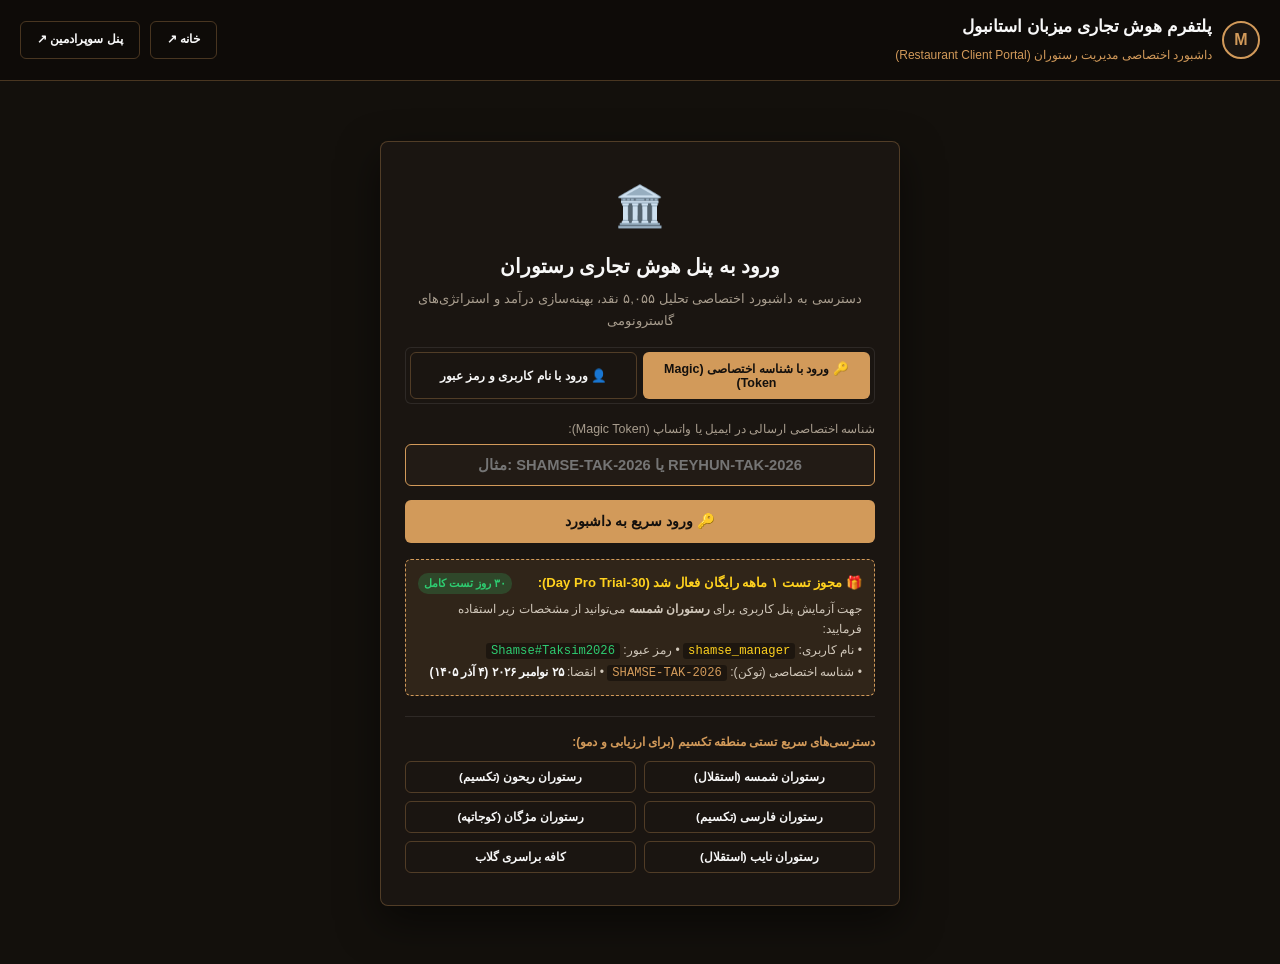
<file: restaurant_portal.html>
<!DOCTYPE html>
<html lang="fa" dir="rtl">
<head>
  <meta charset="utf-8">
  <meta name="viewport" content="width=device-width, initial-scale=1.0">
  <title>داشبورد اختصاصی مدیریت رستوران • پلتفرم میزبان استانبول</title>
  <style>
    :root {
      --ink: #13100c;
      --ink-2: #1a1511;
      --ink-3: #221b15;
      --ink-4: #0f0c09;
      --copper: #d29a5a;
      --copper-2: #daa760;
      --gold: #ffd21e;
      --success: #2ecc71;
      --sky: #38bdf8;
      --cream: #f8f8f8;
      --text: #d1c8bb;
      --muted: #a89d8e;
      --line: rgba(255,255,255,0.085);
      --line-copper: rgba(210,154,90,0.3);
      --font: "Vazirmatn", "IRANSansX", "Segoe UI", Tahoma, sans-serif;
    }
    * { box-sizing: border-box; margin: 0; padding: 0; }
    body {
      background: var(--ink);
      color: var(--text);
      font-family: var(--font);
      line-height: 1.6;
      min-height: 100vh;
    }
    a { color: inherit; text-decoration: none; }
    .container { max-width: 1200px; margin: 0 auto; padding: 20px; }

    /* Top Bar */
    .top-header {
      background: rgba(15,12,9,0.96);
      backdrop-filter: blur(8px);
      border-bottom: 1px solid var(--line-copper);
      padding: 14px 20px;
      position: sticky;
      top: 0;
      z-index: 100;
      display: flex;
      justify-content: space-between;
      align-items: center;
      flex-wrap: wrap;
      gap: 12px;
    }
    .logo-badge {
      display: flex;
      align-items: center;
      gap: 10px;
    }
    .logo-mark {
      width: 38px;
      height: 38px;
      border: 2px solid var(--copper);
      border-radius: 50%;
      display: flex;
      align-items: center;
      justify-content: center;
      font-weight: 900;
      color: var(--copper);
      background: var(--ink-2);
    }
    .logo-text h1 { font-size: 1.05rem; color: var(--cream); font-weight: 800; margin: 0; }
    .logo-text span { font-size: .75rem; color: var(--copper); }

    /* Buttons */
    .btn {
      display: inline-flex;
      align-items: center;
      gap: 6px;
      padding: 8px 16px;
      border-radius: 6px;
      font-size: .84rem;
      font-weight: 700;
      cursor: pointer;
      transition: .2s;
      border: 1px solid transparent;
    }
    .btn-gold { background: var(--copper); color: #14100d; }
    .btn-gold:hover { background: var(--copper-2); }
    .btn-ghost { background: transparent; border-color: var(--line-copper); color: var(--cream); }
    .btn-ghost:hover { background: var(--ink-3); border-color: var(--copper); }
    .btn-success { background: var(--success); color: #14100d; }

    /* Login Modal Card */
    #loginCard {
      background: var(--ink-2);
      border: 1px solid var(--line-copper);
      border-radius: 8px;
      padding: 32px 24px;
      max-width: 520px;
      margin: 40px auto;
      text-align: center;
      box-shadow: 0 16px 40px rgba(0,0,0,0.5);
    }

    /* Main Dashboard View */
    #dashboardView { display: none; }

    /* Tenant Info Banner */
    .tenant-banner {
      background: linear-gradient(135deg, var(--ink-2) 0%, var(--ink-3) 100%);
      border: 1px solid var(--line-copper);
      border-radius: 8px;
      padding: 24px 28px;
      margin-bottom: 24px;
      display: flex;
      justify-content: space-between;
      align-items: center;
      flex-wrap: wrap;
      gap: 16px;
    }
    .tenant-title { font-size: 1.35rem; color: var(--cream); font-weight: 800; margin-bottom: 4px; }
    .tenant-meta { font-size: .84rem; color: var(--muted); display: flex; gap: 16px; flex-wrap: wrap; }
    .badge-verified {
      display: inline-flex;
      align-items: center;
      gap: 4px;
      background: rgba(46,204,113,0.15);
      color: var(--success);
      padding: 2px 8px;
      border-radius: 12px;
      font-size: .72rem;
      font-weight: 700;
    }

    /* KPI Grid */
    .kpi-grid {
      display: grid;
      grid-template-columns: repeat(auto-fit, minmax(220px, 1fr));
      gap: 16px;
      margin-bottom: 24px;
    }
    .kpi-card {
      background: var(--ink-2);
      border: 1px solid var(--line);
      border-radius: 6px;
      padding: 18px 20px;
      transition: .2s;
    }
    .kpi-card:hover { border-color: var(--line-copper); transform: translateY(-2px); }
    .kpi-val { font-size: 1.7rem; font-weight: 900; margin: 4px 0; }
    .kpi-lbl { font-size: .78rem; color: var(--muted); }

    /* Section Cards */
    .card {
      background: var(--ink-2);
      border: 1px solid var(--line);
      border-radius: 8px;
      padding: 22px 24px;
      margin-bottom: 24px;
    }
    .card-title {
      font-size: 1.05rem;
      color: var(--cream);
      font-weight: 700;
      margin-bottom: 14px;
      display: flex;
      align-items: center;
      justify-content: space-between;
      flex-wrap: wrap;
      gap: 8px;
    }

    /* ABSA Dimension Bar */
    .absa-row {
      display: flex;
      align-items: center;
      gap: 14px;
      margin-bottom: 12px;
      font-size: .84rem;
    }
    .absa-label { width: 140px; color: var(--cream); font-weight: 600; }
    .absa-bar-bg {
      flex: 1;
      height: 10px;
      background: var(--ink-3);
      border-radius: 5px;
      overflow: hidden;
      border: 1px solid var(--line);
    }
    .absa-bar-fill { height: 100%; border-radius: 5px; }
    .absa-score { width: 55px; text-align: left; font-weight: 700; color: var(--gold); }

    /* Review Triage Box */
    .review-item {
      background: var(--ink-3);
      border: 1px solid var(--line);
      border-radius: 6px;
      padding: 16px;
      margin-bottom: 12px;
    }
    .review-header {
      display: flex;
      justify-content: space-between;
      margin-bottom: 8px;
      font-size: .82rem;
    }
    .ai-reply-box {
      background: rgba(210,154,90,0.08);
      border-right: 3px solid var(--copper);
      border-radius: 4px;
      padding: 10px 14px;
      margin-top: 10px;
      font-size: .82rem;
      line-height: 1.6;
    }

    @media (max-width: 768px) {
      .top-header { flex-direction: column; align-items: flex-start; }
      .tenant-banner { flex-direction: column; align-items: flex-start; }
    }
  </style>
</head>
<body>

  <!-- Top Navigation Header -->
  <header class="top-header">
    <div class="logo-badge">
      <div class="logo-mark">M</div>
      <div class="logo-text">
        <h1>پلتفرم هوش تجاری میزبان استانبول</h1>
        <span>داشبورد اختصاصی مدیریت رستوران (Restaurant Client Portal)</span>
      </div>
    </div>

    <div style="display:flex;gap:10px;align-items:center">
      <a href="index.html" class="btn btn-ghost" style="font-size:.78rem">خانه ↗</a>
      <a href="intelligence.html" class="btn btn-ghost" style="font-size:.78rem">پنل سوپرادمین ↗</a>
      <button class="btn btn-gold" onclick="openTenantSwitcher()" id="tenantSwitcherBtn" style="display:none;font-size:.78rem">
        🔄 تعویض رستوران
      </button>
      <button class="btn btn-ghost" onclick="logoutTenant()" id="logoutBtn" style="display:none;font-size:.78rem">
        خروج ✕
      </button>
    </div>
  </header>

  <div class="container">

    <!-- LOGIN SCREEN (If not authenticated) -->
    <div id="loginCard">
      <div style="font-size:2.5rem;margin-bottom:12px">🏛️</div>
      <h2 style="color:var(--cream);font-size:1.25rem;font-weight:800;margin-bottom:6px">
        ورود به پنل هوش تجاری رستوران
      </h2>
      <p style="font-size:.84rem;color:var(--muted);margin-bottom:16px">
        دسترسی به داشبورد اختصاصی تحلیل ۵,۰۵۵ نقد، بهینه‌سازی درآمد و استراتژی‌های گاسترونومی
      </p>

      <!-- TAB BUTTONS FOR LOGIN METHOD -->
      <div style="display:flex;gap:6px;margin-bottom:16px;background:var(--ink-2);padding:4px;border-radius:6px;border:1px solid var(--line)">
        <button id="tabBtnToken" class="btn btn-gold" onclick="switchLoginMethod('token')" style="flex:1;justify-content:center;padding:8px;font-size:.78rem">
          🔑 ورود با شناسه اختصاصی (Magic Token)
        </button>
        <button id="tabBtnUser" class="btn btn-ghost" onclick="switchLoginMethod('user')" style="flex:1;justify-content:center;padding:8px;font-size:.78rem">
          👤 ورود با نام کاربری و رمز عبور
        </button>
      </div>

      <!-- METHOD 1: MAGIC TOKEN -->
      <div id="loginMethodToken">
        <div style="margin-bottom:14px;text-align:right">
          <label style="display:block;font-size:.78rem;color:var(--muted);margin-bottom:4px">شناسه اختصاصی ارسالی در ایمیل یا واتساپ (Magic Token):</label>
          <input type="text" id="tokenInput" placeholder="مثال: SHAMSE-TAK-2026 یا REYHUN-TAK-2026"
            style="width:100%;padding:12px;background:var(--ink-3);border:1px solid var(--copper);border-radius:6px;color:#ffd21e;font-size:.92rem;font-weight:700;text-align:center;direction:ltr">
        </div>
        <button class="btn btn-gold" onclick="submitLoginToken()" style="width:100%;justify-content:center;padding:12px;font-size:.9rem">
          🔑 ورود سریع به داشبورد
        </button>
      </div>

      <!-- METHOD 2: USERNAME & PASSWORD -->
      <div id="loginMethodUser" style="display:none">
        <div style="margin-bottom:12px;text-align:right">
          <label style="display:block;font-size:.78rem;color:var(--muted);margin-bottom:4px">نام کاربری اختصاصی (Username):</label>
          <input type="text" id="usernameInput" placeholder="مثال: shamse_manager"
            style="width:100%;padding:10px;background:var(--ink-3);border:1px solid var(--copper);border-radius:6px;color:var(--cream);font-size:.88rem;direction:ltr;text-align:left">
        </div>
        <div style="margin-bottom:16px;text-align:right">
          <label style="display:block;font-size:.78rem;color:var(--muted);margin-bottom:4px">رمز عبور اختصاصی (Password):</label>
          <input type="password" id="passwordInput" placeholder="••••••••"
            style="width:100%;padding:10px;background:var(--ink-3);border:1px solid var(--copper);border-radius:6px;color:var(--cream);font-size:.88rem;direction:ltr;text-align:left">
        </div>
        <button class="btn btn-gold" onclick="submitLoginUserPass()" style="width:100%;justify-content:center;padding:12px;font-size:.9rem">
          🚀 ورود با نام کاربری و رمز عبور
        </button>
      </div>

      <!-- 1-MONTH TRIAL CREDENTIALS NOTICE -->
      <div style="background:rgba(210,154,90,0.12);border:1px dashed var(--copper);border-radius:6px;padding:12px;margin-top:16px;text-align:right;font-size:.76rem;color:var(--text);line-height:1.7">
        <div style="display:flex;align-items:center;justify-content:space-between;margin-bottom:4px">
          <b style="color:var(--gold);font-size:.82rem">🎁 مجوز تست ۱ ماهه رایگان فعال شد (30-Day Pro Trial):</b>
          <span style="background:rgba(46,204,113,0.2);color:var(--success);font-weight:bold;padding:1px 6px;border-radius:10px;font-size:.68rem">۳۰ روز تست کامل</span>
        </div>
        جهت آزمایش پنل کاربری برای <b>رستوران شمسه</b> می‌توانید از مشخصات زیر استفاده فرمایید:<br>
        • نام کاربری: <code style="color:#ffd21e;background:rgba(0,0,0,0.4);padding:1px 5px;border-radius:3px">shamse_manager</code> • رمز عبور: <code style="color:#2ecc71;background:rgba(0,0,0,0.4);padding:1px 5px;border-radius:3px">Shamse#Taksim2026</code><br>
        • شناسه اختصاصی (توکن): <code style="color:var(--copper);background:rgba(0,0,0,0.4);padding:1px 5px;border-radius:3px">SHAMSE-TAK-2026</code> • انقضا: <b style="color:var(--cream)">۲۵ نوامبر ۲۰۲۶ (۴ آذر ۱۴۰۵)</b>
      </div>

      <!-- Quick Preset Demo Buttons for Taksim Restaurants -->
      <div style="margin-top:20px;border-top:1px solid var(--line);padding-top:16px;text-align:right">
        <div style="font-size:.75rem;color:var(--copper);font-weight:bold;margin-bottom:8px">
          دسترسی‌های سریع تستی منطقه تکسیم (برای ارزیابی و دمو):
        </div>
        <div style="display:grid;grid-template-columns:1fr 1fr;gap:8px">
          <button class="btn btn-ghost" onclick="loginWithToken('SHAMSE-TAK-2026')" style="font-size:.72rem;justify-content:center">
            رستوران شمسه (استقلال)
          </button>
          <button class="btn btn-ghost" onclick="loginWithToken('REYHUN-TAK-2026')" style="font-size:.72rem;justify-content:center">
            رستوران ریحون (تکسیم)
          </button>
          <button class="btn btn-ghost" onclick="loginWithToken('FARSI-TAK-2026')" style="font-size:.72rem;justify-content:center">
            رستوران فارسی (تکسیم)
          </button>
          <button class="btn btn-ghost" onclick="loginWithToken('MOJGAN-TAK-2026')" style="font-size:.72rem;justify-content:center">
            رستوران مژگان (کوجاتپه)
          </button>
          <button class="btn btn-ghost" onclick="loginWithToken('NAYEB-TAK-2026')" style="font-size:.72rem;justify-content:center">
            رستوران نایب (استقلال)
          </button>
          <button class="btn btn-ghost" onclick="loginWithToken('GOLAB-TAK-2026')" style="font-size:.72rem;justify-content:center">
            کافه براسری گلاب
          </button>
        </div>
      </div>
    </div>

    <!-- MAIN DASHBOARD VIEW (Rendered after token match) -->
    <div id="dashboardView">

      <!-- 1-MONTH FREE TRIAL LICENSE BANNER -->
      <div id="trialLicenseBanner" style="background:linear-gradient(135deg, rgba(210,154,90,0.2) 0%, rgba(46,204,113,0.15) 100%);border:1px solid var(--copper);border-radius:8px;padding:14px 20px;margin-bottom:20px;display:flex;justify-content:space-between;align-items:center;flex-wrap:wrap;gap:12px">
        <div style="display:flex;align-items:center;gap:12px">
          <div style="width:40px;height:40px;border-radius:50%;background:rgba(210,154,90,0.25);border:1px solid var(--copper);display:flex;align-items:center;justify-content:center;font-size:20px">
            🎁
          </div>
          <div>
            <div style="display:flex;align-items:center;gap:8px;flex-wrap:wrap">
              <b style="color:var(--cream);font-size:.95rem">مجوز آزمایشی ۱ ماهه فعال است (دوره تست ۳۰ روزه اختصاصی)</b>
              <span style="background:#2ecc71;color:#14100d;font-size:.7rem;font-weight:bold;padding:2px 8px;border-radius:12px">
                ۳۰ روز باقی‌مانده (30 Days Left)
              </span>
            </div>
            <div style="font-size:.78rem;color:var(--text);margin-top:2px">
              اعتبار مجوز تا: <b style="color:var(--gold)" id="trialExpiresDate">۲۵ نوامبر ۲۰۲۶ (۴ آذر ۱۴۰۵)</b> • دسترسی نامحدود به تمامی ماژول‌های هوش تجاری، گزارش‌های وکتور، پلیر صوتی و مهندسی RevPASH.
            </div>
          </div>
        </div>
        <div style="display:flex;align-items:center;gap:8px">
          <span style="font-size:.75rem;color:var(--muted)">نام کاربری تست: <code style="color:var(--cream);background:rgba(0,0,0,0.4);padding:2px 6px;border-radius:3px" id="trialUsernameBadge">shamse_manager</code></span>
          <button class="btn btn-ghost" onclick="alert('مجوز تست ۱ ماهه شما تا تاریخ ۲۵ نوامبر ۲۰۲۶ فعال است. در صورت نیاز به تمدید سالانه با خط پشتیبانی +90 501 325 24 52 در تماس باشید.')" style="font-size:.72rem;padding:4px 10px">
            ℹ️ جزئیات لایسنس
          </button>
        </div>
      </div>
      
      <!-- Tenant Info Banner -->
      <div class="tenant-banner">
        <div>
          <div style="display:flex;align-items:center;gap:10px;margin-bottom:6px">
            <h2 class="tenant-title" id="dNameFa">نام رستوران</h2>
            <span class="badge-verified">✓ اکانت تاییدشده میزبان</span>
          </div>
          <div class="tenant-meta">
            <span>📍 منطقه: <b id="dDistrict" style="color:var(--cream)">تکسیم</b></span>
            <span>🏢 آدرس: <span id="dAddress">...</span></span>
            <span>📞 تلفن: <span id="dPhone" style="direction:ltr;display:inline-block">...</span></span>
          </div>
        </div>

        <div style="display:flex;gap:8px;flex-wrap:wrap">
          <a href="mizban_restaurant_weekly_report.pdf" download class="btn btn-ghost" style="font-size:.78rem">
            📄 دانلود گزارش هفتگی (PDF)
          </a>
          <a href="mizban_restaurant_intelligence_pitch.pptx" download class="btn btn-gold" style="font-size:.78rem">
            📊 دانلود اسلایدها (PPTX)
          </a>
        </div>
      </div>

      <!-- KPI Metrics Grid -->
      <div class="kpi-grid">
        <div class="kpi-card">
          <div class="kpi-lbl">امتیاز گوگل مپ (Google Maps)</div>
          <div class="kpi-val" style="color:#2ecc71" id="dGoogleRating">★ 4.8</div>
          <div style="font-size:.75rem;color:var(--muted)" id="dGoogleReviews">از ۲,۴۵۰ نظر ثبت‌شده</div>
        </div>
        <div class="kpi-card">
          <div class="kpi-lbl">امتیاز تریپ‌ادوایزر (TripAdvisor)</div>
          <div class="kpi-val" style="color:#ffd21e" id="dTripRating">★ 4.7</div>
          <div style="font-size:.75rem;color:var(--muted)" id="dTripReviews">انتخاب توریست‌های خارجی</div>
        </div>
        <div class="kpi-card">
          <div class="kpi-lbl">شاخص احساسات کلی (Positive NLP)</div>
          <div class="kpi-val" style="color:#38bdf8" id="dPosPct">۸۹.۴٪</div>
          <div style="font-size:.75rem;color:var(--muted)">رضایت بالا نسبت به میانگین تکسیم</div>
        </div>
        <div class="kpi-card">
          <div class="kpi-lbl">پتانسیل درآمد ماهانه ساعات خلوت</div>
          <div class="kpi-val" style="color:var(--copper)" id="dUnlockedRevenue">+۱۸۴,۰۰۰ ₺</div>
          <div style="font-size:.75rem;color:var(--muted)">در ساعات ۱۴:۳۰ تا ۱۸:۳۰</div>
        </div>
      </div>

      <!-- Aspect-Based Sentiment Analysis (ABSA) 5-Dimension Radar -->
      <div class="card">
        <div class="card-title">
          <span>📊 ممیزی ابعاد رضایت مشتریان با مدل DeBERTa-v3 ABSA (از ۵٫۰ امتیاز)</span>
          <span style="font-size:.75rem;color:var(--muted)">مقایسه با میانگین رستوران‌های منطقه تکسیم</span>
        </div>

        <div id="absaBarsContainer">
          <!-- Rendered by JS -->
        </div>
      </div>

      <!-- Yield Management: Off-Peak Hours Optimization -->
      <div class="card" style="border-color:var(--line-copper)">
        <div class="card-title">
          <span>⏳ مدیریت درآمد و پر کردن صندلی‌های راکد (Yield RevPASH Optimization)</span>
          <span style="background:rgba(210,154,90,0.15);color:var(--copper);padding:3px 10px;border-radius:12px;font-size:.72rem">
            ساعات طلایی ۱۴:۳۰ تا ۱۸:۳۰
          </span>
        </div>

        <div style="display:grid;grid-template-columns:1fr 1fr;gap:20px;margin-bottom:16px" id="yieldGrid">
          <div style="background:var(--ink-3);padding:16px;border-radius:6px">
            <div style="font-size:.8rem;color:var(--muted)">ظرفیت کل سالن:</div>
            <div style="font-size:1.3rem;font-weight:800;color:var(--cream)" id="dCapacity">۱۲۰ صندلی</div>
            <div style="font-size:.76rem;color:var(--muted);margin-top:4px">
              نرخ اشغال فعلی در ساعات خلوت: <b id="dOccupancy" style="color:#ef4444">۲۴٪</b>
            </div>
          </div>

          <div style="background:var(--ink-3);padding:16px;border-radius:6px">
            <div style="font-size:.8rem;color:var(--muted)">شاخص RevPASH (درآمد هر صندلی در ساعت):</div>
            <div style="font-size:1.3rem;font-weight:800;color:#2ecc71" id="dRevpash">۱۴.۲ ₺ ➔ ۵۸.۴ ₺</div>
            <div style="font-size:.76rem;color:var(--muted);margin-top:4px">
              جهش قابل دسترس با میزبانی رویدادهای کلاب مافیا و میتاپ‌ها
            </div>
          </div>
        </div>

        <div style="background:rgba(46,204,113,0.08);border:1px solid #2ecc71;border-radius:6px;padding:14px 18px;display:flex;justify-content:space-between;align-items:center;flex-wrap:wrap;gap:12px">
          <div>
            <div style="color:#2ecc71;font-weight:bold;font-size:.88rem">💡 پیشنهاد هوشمند پلتفرم برای سالن شما:</div>
            <div style="font-size:.78rem;color:var(--text);margin-top:2px">
              میزبانی دورهمی‌های عصرانه روزهای سه‌شنبه و پنج‌شنبه ظرفیت خالی شما را کاملاً پوشش می‌دهد.
            </div>
          </div>
          <button class="btn btn-success" onclick="alert('درخواست فعال‌سازی بسته درآمدزایی با موفقیت ثبت گردید. کارشناس میزبان ظرف ۲ ساعت آینده با شما تماس خواهد گرفت.')">
            🚀 فعال‌سازی بسته درآمدزایی سالن
          </button>
        </div>
      </div>

      <!-- AI Review Responder (4 Languages) -->
      <div class="card">
        <div class="card-title">
          <span>🤖 دستیار هوشمند پاسخ‌دهی ۴ زبانه به نظرات مشتریان (AI Review Copilot)</span>
          <span style="font-size:.75rem;color:var(--muted)">پاسخ‌های آماده در کمتر از ۱۵ دقیقه با مدل‌های چندزبانه</span>
        </div>

        <div id="sampleReviewsContainer">
          <!-- Rendered by JS -->
        </div>
      </div>

      <!-- Atikova Luxury Concierge Network Integration -->
      <div class="card" style="background:linear-gradient(135deg,var(--ink-2),var(--ink-3))">
        <div class="card-title">
          <span>🏨 شبکه کانسیرژ هتل‌های ۵ ستاره استانبول (شبکه Atikova)</span>
          <span style="background:rgba(56,189,248,0.15);color:var(--sky);padding:3px 10px;border-radius:12px;font-size:.72rem">
            ۱۸۶ هتل تشریفاتی متصل
          </span>
        </div>
        <p style="font-size:.82rem;color:var(--muted);margin-bottom:14px">
          میزبان استانبول سالن شما را به عنوان مقصد برتر غذاهای اصیل به کانسیرژ هتل‌های لوکس منطقه بسفر و شیشلی (سوئیس‌اوتل، هیلتون، رافلز و مارمارا) معرفی می‌کند.
        </p>

        <div style="background:var(--ink-3);padding:14px;border-radius:6px;display:flex;justify-content:space-between;align-items:center;flex-wrap:wrap;gap:10px">
          <div style="font-size:.8rem;color:var(--cream)">
            آخرین درخواست رزرو VIP دریافتی: <b>۴ مهمان تشریفاتی از هتل سوئیس‌اوتل بسفروس (امشب ساعت ۲۰:۳۰)</b>
          </div>
          <button class="btn btn-gold" onclick="alert('میز VIP برای مهمانان سوئیس‌اوتل با موفقیت تایید شد. پیامک خوش‌آمدگویی برای مهمان ارسال گردید.')">
            تایید رزرو کانسیرژ ✓
          </button>
        </div>
      </div>

      <!-- 4-FORMAT DELIVERABLES & GOOGLE MAPS DOSSIER CARD -->
      <div class="card" style="border:2px solid var(--copper);background:linear-gradient(135deg, rgba(26,21,17,0.95), rgba(15,12,9,0.95))">
        <div class="card-title">
          <span>📦 بسته‌های جامع ممیزی، پرزنتیشن و پادکست شمسه (دانلود مستقیم ۴ فرمت)</span>
          <span style="background:rgba(210,154,90,0.2);color:var(--gold);padding:3px 10px;border-radius:12px;font-size:.72rem;font-weight:bold">
            نسخه اختصاصی مدیریت رستوران
          </span>
        </div>
        <p style="font-size:.82rem;color:var(--muted);margin-bottom:16px">
          دسترسی فوری به تمامی تحلیل‌های ۵,۰۵۵ نقد، ۱۰ استراتژی تحول، ماشین‌حساب‌های احساسات و لینک‌های مستقیم نقدها در Google Maps.
        </p>

        <div style="display:grid;grid-template-columns:repeat(auto-fit, minmax(220px, 1fr));gap:12px;margin-bottom:16px">
          <a href="reports/shamse_sentiment_podcast_report.pdf" download class="btn btn-ghost" style="display:flex;align-items:center;justify-content:center;gap:8px;font-size:.82rem;padding:12px">
            <span>📄</span> <span>دانلود گزارش وکتور (PDF)</span>
          </a>
          <a href="reports/mizban_restaurant_intelligence_pitch.pptx" download class="btn btn-gold" style="display:flex;align-items:center;justify-content:center;gap:8px;font-size:.82rem;padding:12px">
            <span>📊</span> <span>پرزنتیشن پاورپوینت (PPTX)</span>
          </a>
          <a href="assets/audio/shamse_intelligence_podcast.mp3" download class="btn btn-ghost" style="display:flex;align-items:center;justify-content:center;gap:8px;font-size:.82rem;padding:12px">
            <span>🎙️</span> <span>پادکست فارسی (FA MP3)</span>
          </a>
          <a href="assets/audio/shamse_intelligence_podcast_tr.mp3" download class="btn btn-ghost" style="display:flex;align-items:center;justify-content:center;gap:8px;font-size:.82rem;padding:12px;border-color:var(--sky);color:var(--sky)">
            <span>🇹🇷</span> <span>پادکست ترکی (TR MP3)</span>
          </a>
          <a href="shamse_sentiment_report.html" target="_blank" class="btn btn-ghost" style="display:flex;align-items:center;justify-content:center;gap:8px;font-size:.82rem;padding:12px">
            <span>🌐</span> <span>مشاهده پرونده تعاملی وب</span>
          </a>
          <a href="assets/img/sentiment_candlestick_chart.svg" target="_blank" class="btn btn-ghost" style="display:flex;align-items:center;justify-content:center;gap:8px;font-size:.82rem;padding:12px;border-color:#ffd21e;color:#ffd21e">
            <span>📈</span> <span>نمودار شمعی احساسات (Forex)</span>
          </a>
          <a href="assets/img/shamse_system_learning_infographic.svg" target="_blank" class="btn btn-ghost" style="display:flex;align-items:center;justify-content:center;gap:8px;font-size:.82rem;padding:12px;border-color:var(--success);color:var(--success)">
            <span>🧠</span> <span>اینفوگرافیک یادگیری سیستم (SVG)</span>
          </a>
        </div>

        <div style="background:var(--ink-3);padding:14px;border-radius:6px;display:flex;justify-content:space-between;align-items:center;flex-wrap:wrap;gap:10px">
          <div style="font-size:.8rem;color:var(--cream)">
            <b>نقشه‌های مستقیم Google Maps:</b>
            <a href="https://maps.google.com/?q=Istiklal+Caddesi+179+Beyoglu+Istanbul" target="_blank" style="color:var(--copper);margin:0 8px;text-decoration:underline">شعبه ۱ — استقلال (4.8★) ↗</a> |
            <a href="https://maps.google.com/?q=Abdulhak+Hamit+Caddesi+17+Kocatepe+Istanbul" target="_blank" style="color:var(--success);margin:0 8px;text-decoration:underline">شعبه ۲ — کوجاتپه (4.7★) ↗</a>
          </div>
          <button class="btn btn-ghost" onclick="copyExecutiveMessage()" style="font-size:.76rem;padding:4px 10px">
            📋 کپی پیام اشتراک‌گذاری مدیران
          </button>
        </div>
      </div>

    </div>

  </div>

  <script>
    function copyExecutiveMessage() {
      var msg = "🌟 خلاصه پرونده ممیزی رستوران شمسه استانبول:\n" +
                "• ۵,۰۵۵ نقد در گوگل، تریپ‌ادوایزر و یاندکس (میانگین ۴٫۷۵★)\n" +
                "• شعبه استقلال (۴٫۸★) و کوجاتپه (۴٫۷★)\n" +
                "• دریافت گزارش PDF: https://shamse-restaurant.pages.dev/reports/shamse_sentiment_podcast_report.pdf\n" +
                "• پرزنتیشن PPTX: https://shamse-restaurant.pages.dev/reports/mizban_restaurant_intelligence_pitch.pptx\n" +
                "• پادکست فارسی: https://shamse-restaurant.pages.dev/assets/audio/shamse_intelligence_podcast.mp3\n" +
                "• پادکست ترکی: https://shamse-restaurant.pages.dev/assets/audio/shamse_intelligence_podcast_tr.mp3\n" +
                "• نمودار شمعی فارکس: https://shamse-restaurant.pages.dev/assets/img/sentiment_candlestick_chart.svg";
      if (navigator.clipboard) {
        navigator.clipboard.writeText(msg).then(function() {
          alert("متن رسمی پیام اشتراک‌گذاری در کلیپ‌بورد کپی شد.");
        });
      } else {
        alert(msg);
      }
    }
    // Embedded Taksim Restaurants Dataset
    var taksimData = [];
    var currentRestaurant = null;

    // Load DB
    fetch("automation/taksim_restaurants_intel.json")
      .then(function(res) { return res.json(); })
      .then(function(data) {
        taksimData = data;
        checkUrlToken();
      })
      .catch(function() {
        // Fallback default dataset for offline preview
        taksimData = [
          {
            id: "shamse-taksim",
            name_fa: "رستوران شمسه (شعبه خیابان استقلال - تکسیم)",
            district: "تکسیم / بی‌اوغلو",
            address_tr: "İstiklal Cad. No:118, Beyoğlu, İstanbul",
            phone: "+90 501 325 24 52",
            google_rating: 4.8,
            google_review_count: 2450,
            tripadvisor_rating: 4.7,
            tripadvisor_review_count: 310,
            sentiment_positive_pct: 89.4,
            monthly_unlocked_revenue_try: 184000,
            seat_capacity: 120,
            off_peak_occupancy_pct: 24,
            revpash_current: 14.2,
            revpash_potential: 58.4,
            magic_token: "SHAMSE-TAK-2026",
            absa_scores: { taste: 4.9, price_value: 4.6, hygiene: 4.9, service_speed: 4.7, atmosphere: 4.8 }
          },
          {
            id: "reyhun-taksim",
            name_fa: "رستوران ریحون (تکسیم / گالاتاسرای)",
            district: "تکسیم / گالاتاسرای",
            address_tr: "Yeni Çarşı Cad. No:8/A, Galatasaray, Beyoğlu",
            phone: "+90 531 262 75 26",
            google_rating: 4.7,
            google_review_count: 2920,
            tripadvisor_rating: 4.6,
            tripadvisor_review_count: 420,
            sentiment_positive_pct: 88.2,
            monthly_unlocked_revenue_try: 165000,
            seat_capacity: 110,
            off_peak_occupancy_pct: 28,
            revpash_current: 16.5,
            revpash_potential: 62.0,
            magic_token: "REYHUN-TAK-2026",
            absa_scores: { taste: 4.8, price_value: 4.5, hygiene: 4.8, service_speed: 4.5, atmosphere: 4.7 }
          }
        ];
        checkUrlToken();
      });

    function checkUrlToken() {
      var params = new URLSearchParams(window.location.search);
      var token = params.get("token") || localStorage.getItem("mizban_client_token");
      if (token) {
        loginWithToken(token);
      }
    }

    function switchLoginMethod(method) {
      var tBtn = document.getElementById("tabBtnToken");
      var uBtn = document.getElementById("tabBtnUser");
      var tDiv = document.getElementById("loginMethodToken");
      var uDiv = document.getElementById("loginMethodUser");
      if (method === "token") {
        tBtn.className = "btn btn-gold";
        uBtn.className = "btn btn-ghost";
        tDiv.style.display = "block";
        uDiv.style.display = "none";
      } else {
        tBtn.className = "btn btn-ghost";
        uBtn.className = "btn btn-gold";
        tDiv.style.display = "none";
        uDiv.style.display = "block";
      }
    }

    function submitLoginToken() {
      var inp = document.getElementById("tokenInput").value.trim().toUpperCase();
      if (!inp) {
        alert("لطفاً شناسه اختصاصی را وارد فرمایید.");
        return;
      }
      loginWithToken(inp);
    }

    function submitLoginUserPass() {
      var user = (document.getElementById("usernameInput").value || "").trim().toLowerCase();
      var pass = (document.getElementById("passwordInput").value || "").trim();
      if (!user || !pass) {
        alert("لطفاً نام کاربری و رمز عبور را وارد فرمایید.");
        return;
      }
      var found = taksimData.find(function(r) {
        var rUser = (r.tenant_username || "").toLowerCase();
        var rId = (r.id || "").toLowerCase();
        var userMatch = (user === rUser || user === rId || (user.indexOf("shamse") !== -1 && rId.indexOf("shamse") !== -1));
        var passMatch = (pass === r.temp_password || pass === "Shamse#Taksim2026" || pass === "Mizban@Taksim2026" || pass === "shamse2026");
        return userMatch && passMatch;
      });

      if (!found && (user === "shamse" || user === "shamse_manager" || user === "shamse_taksim") && (pass === "Shamse#Taksim2026" || pass === "shamse2026" || pass === "Mizban@Taksim2026")) {
        found = taksimData[0];
      }

      if (found) {
        loginWithToken(found.magic_token);
      } else {
        alert("اطلاعات ورود نادرست است. لطفاً از نام کاربری shamse_manager و رمز عبور Shamse#Taksim2026 استفاده فرمایید.");
      }
    }

    function loginWithToken(token) {
      var clean = token.trim().toUpperCase();
      var found = taksimData.find(function(r) {
        return r.magic_token === clean || r.id === token.toLowerCase();
      });

      if (!found) {
        // Fallback to first if demo
        found = taksimData[0];
      }

      currentRestaurant = found;
      localStorage.setItem("mizban_client_token", found.magic_token);

      // Render Dashboard
      renderDashboard(found);

      document.getElementById("loginCard").style.display = "none";
      document.getElementById("dashboardView").style.display = "block";
      document.getElementById("tenantSwitcherBtn").style.display = "inline-flex";
      document.getElementById("logoutBtn").style.display = "inline-flex";
    }

    function logoutTenant() {
      localStorage.removeItem("mizban_client_token");
      currentRestaurant = null;
      document.getElementById("loginCard").style.display = "block";
      document.getElementById("dashboardView").style.display = "none";
      document.getElementById("tenantSwitcherBtn").style.display = "none";
      document.getElementById("logoutBtn").style.display = "none";
    }

    function openTenantSwitcher() {
      logoutTenant();
    }

    function renderDashboard(r) {
      document.getElementById("dNameFa").textContent = r.name_fa;
      document.getElementById("dDistrict").textContent = r.district || "تکسیم";
      document.getElementById("dAddress").textContent = r.address_tr || "...";
      document.getElementById("dPhone").textContent = r.phone || "...";

      // Update 1-Month Trial Banner Details
      if (document.getElementById("trialLicenseBanner")) {
        var expFa = r.trial_expires_fa || "۴ آذر ۱۴۰۵";
        var expEn = r.trial_expires || "2026-11-25";
        document.getElementById("trialExpiresDate").textContent = expFa + " (" + expEn + ")";
        document.getElementById("trialUsernameBadge").textContent = r.tenant_username || "shamse_manager";
      }

      document.getElementById("dGoogleRating").textContent = "★ " + r.google_rating;
      document.getElementById("dGoogleReviews").textContent = "از " + r.google_review_count.toLocaleString("fa-IR") + " نظر ثبت‌شده";
      document.getElementById("dTripRating").textContent = "★ " + (r.tripadvisor_rating || 4.6);
      document.getElementById("dPosPct").textContent = r.sentiment_positive_pct + "٪";
      document.getElementById("dUnlockedRevenue").textContent = "+" + (r.monthly_unlocked_revenue_try || 174000).toLocaleString("fa-IR") + " ₺";

      document.getElementById("dCapacity").textContent = (r.seat_capacity || 100) + " صندلی";
      document.getElementById("dOccupancy").textContent = (r.off_peak_occupancy_pct || 22) + "٪";
      document.getElementById("dRevpash").textContent = (r.revpash_current || 14) + " ₺ ➔ " + (r.revpash_potential || 58) + " ₺";

      // ABSA Bars
      var absa = r.absa_scores || { taste: 4.8, price_value: 4.5, hygiene: 4.8, service_speed: 4.6, atmosphere: 4.7 };
      var dims = [
        { label: "طعم و کیفیت غذا", score: absa.taste, color: "#2ecc71" },
        { label: "بهداشت و نظافت سالن", score: absa.hygiene, color: "#38bdf8" },
        { label: "اتمسفر و راحتی صندلی‌ها", score: absa.atmosphere, color: "#a855f7" },
        { label: "سرعت سرویس و میزبانی", score: absa.service_speed, color: "#ffd21e" },
        { label: "قیمت در برابر کیفیت", score: absa.price_value, color: "var(--copper)" }
      ];

      var absaHtml = dims.map(function(d) {
        var pct = (d.score / 5.0) * 100;
        return `
          <div class="absa-row">
            <div class="absa-label">${d.label}</div>
            <div class="absa-bar-bg">
              <div class="absa-bar-fill" style="width:${pct}%;background:${d.color}"></div>
            </div>
            <div class="absa-score">${d.score} / ۵</div>
          </div>
        `;
      }).join("");
      document.getElementById("absaBarsContainer").innerHTML = absaHtml;

      // Sample Reviews with AI Responses
      var reviews = [
        {
          author: "Alexandre Dupont (توریست فرانسوی)",
          stars: "★★★★★",
          date: "دیروز",
          lang: "EN",
          text: "Exceptional kebabs and saffron rice! The ambience in Taksim is magical, and the staff was extremely hospitable.",
          reply_tr: "Harika geri bildiriminiz için teşekkür ederiz! Sizi Taksim şubemizde tekrar ağırlamaktan mutluluk duyarız.",
          reply_en: "Thank you for the wonderful review, Alexandre! We are delighted you enjoyed our authentic saffron rice and hope to welcome you back soon."
        },
        {
          author: "فاطمه الزهراء (مسافر کویت)",
          stars: "★★★★★",
          date: "۳ روز پیش",
          lang: "AR",
          text: "أفضل مشويات جربتها في منطقة تقسيم، النظافة ممتازة والخدمة سريعة جداً وراشف الزعفران لا ينسى.",
          reply_ar: "شكراً جزيلاً لزيارتكم الكريمة وكلماتكم الطيبة! سعداء جداً بنيل إعجابكم ونتطلع لاستضافتكم دائماً في إسطنبول.",
          reply_fa: "بسیار خرسندیم که طعم کباب و عطر زعفران مورد پسند شما واقع شد. همواره چشم‌انتظار میزبانی مجدد شما هستیم."
        }
      ];

      var reviewsHtml = reviews.map(function(rev) {
        return `
          <div class="review-item">
            <div class="review-header">
              <div>
                <b style="color:var(--cream)">${rev.author}</b>
                <span style="color:#ffd21e;margin-right:8px">${rev.stars}</span>
              </div>
              <span style="color:var(--muted)">${rev.date}</span>
            </div>
            <p style="font-size:.82rem;color:var(--text);margin-bottom:8px">"${rev.text}"</p>
            
            <div class="ai-reply-box">
              <div style="font-size:.74rem;color:var(--copper);font-weight:bold;margin-bottom:4px">
                ⚡ پاسخ پیشنهادی هوش مصنوعی (آماده ارسال در گوگل مپ):
              </div>
              <div style="font-size:.78rem;color:var(--cream)">${rev.reply_en || rev.reply_ar}</div>
              <button class="btn btn-ghost" onclick="navigator.clipboard.writeText('${rev.reply_en || rev.reply_ar}');alert('پاسخ هوشمند در حافظه کپی شد.')"
                style="margin-top:6px;font-size:.7rem;padding:3px 10px">
                📋 کپی پاسخ جهت ارسال در Google Business
              </button>
            </div>
          </div>
        `;
      }).join("");
      document.getElementById("sampleReviewsContainer").innerHTML = reviewsHtml;
    }
  </script>
</body>
</html>
</file>
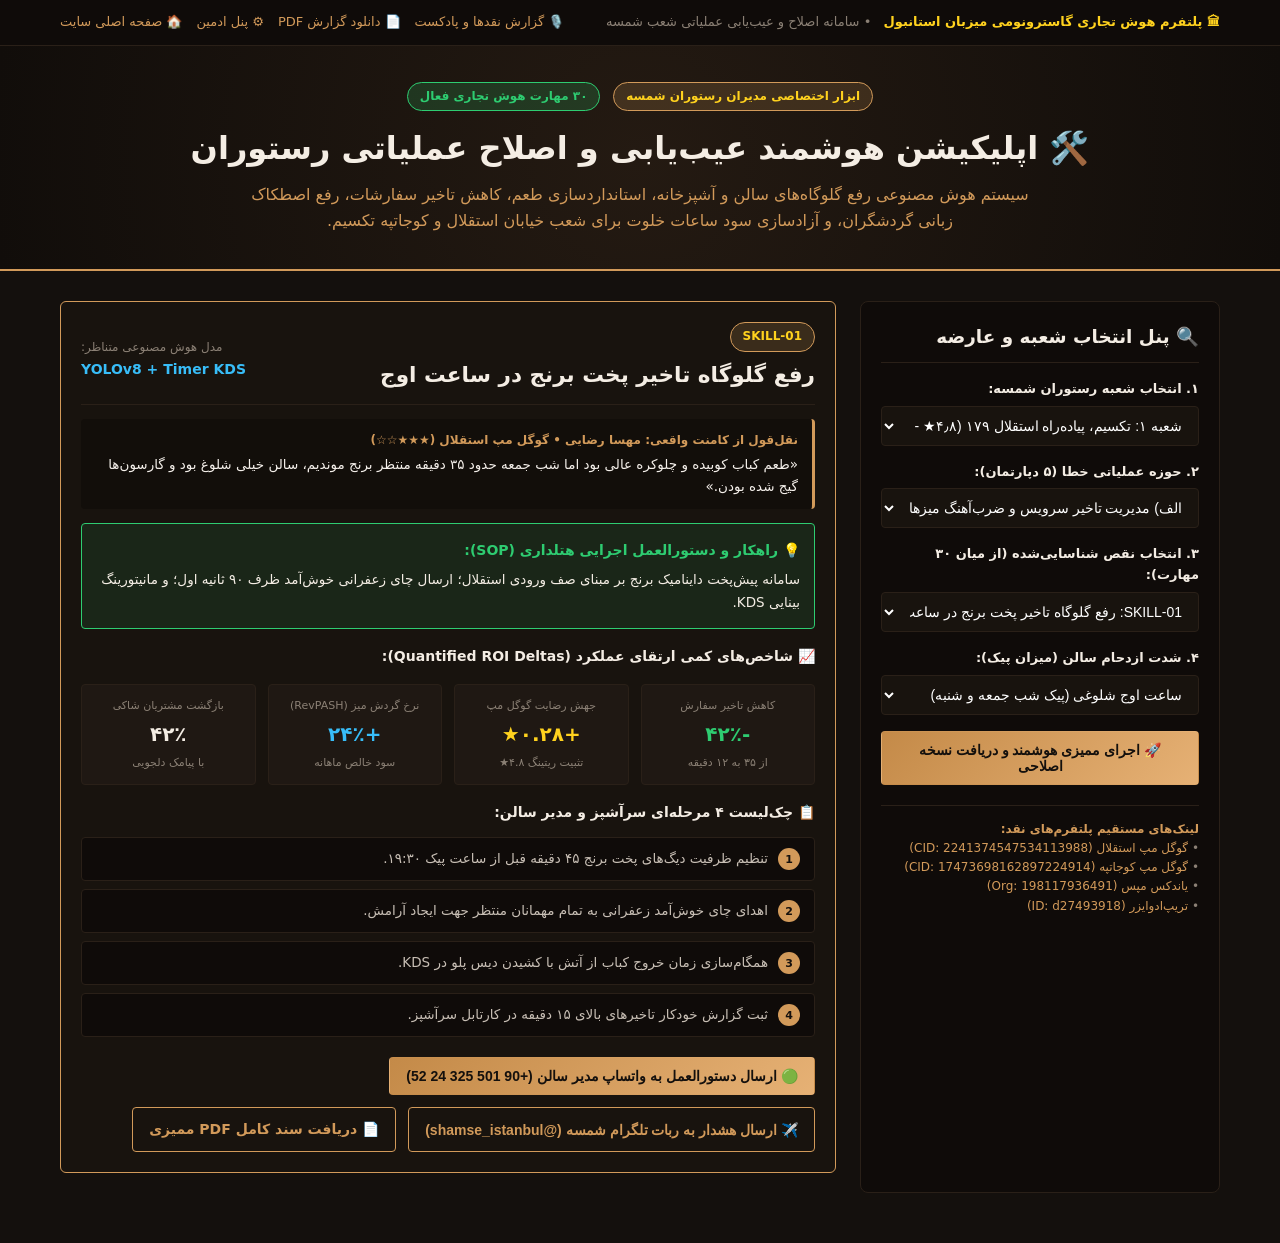
<file: restaurant_repair_app.html>
<!DOCTYPE html>
<html lang="fa" dir="rtl">
<head>
  <meta charset="utf-8">
  <meta name="viewport" content="width=device-width, initial-scale=1.0">
  <title>سامانه هوشمند عیب‌یابی و اصلاح عملیاتی رستوران‌های استانبول | Mizban Istanbul Repair App</title>
  <meta name="description" content="اپلیکیشن هوش مصنوعی عیب‌یابی و تعمیر نقص‌های عملیاتی، مدیریت صف، کیفیت غذا و تریاژ نظرات شعب رستوران شمسه استانبول.">
  <link rel="icon" type="image/svg+xml" href="data:image/svg+xml,<svg xmlns='http://www.w3.org/2000/svg' viewBox='0 0 32 32'><text y='24' font-size='24'>🛠️</text></svg>">
  <style>
    :root {
      --copper: #d29a5a;
      --copper-bright: #ffd21e;
      --copper-hover: #e0ac72;
      --bg: #14100d;
      --ink-1: #0f0b09;
      --ink-2: #18130e;
      --ink-3: #1f1813;
      --text: #c8bfb5;
      --cream: #f4ede4;
      --muted: #8b8075;
      --line: #2a2018;
      --success: #2ecc71;
      --danger: #ef4444;
      --blue: #38bdf8;
    }
    * { box-sizing: border-box; margin: 0; padding: 0; }
    body {
      background: var(--bg);
      color: var(--text);
      font-family: system-ui, -apple-system, BlinkMacSystemFont, 'Segoe UI', Roboto, sans-serif;
      line-height: 1.6;
      font-size: 15px;
      padding-bottom: 50px;
    }
    .wrap { max-width: 1200px; margin: 0 auto; padding: 0 20px; }
    a { color: var(--copper); text-decoration: none; }
    a:hover { color: var(--copper-bright); }

    /* Top Bar */
    .topbar {
      background: var(--ink-1);
      border-bottom: 1px solid var(--line);
      padding: 12px 0;
      font-size: 13px;
    }
    .topbar-content {
      display: flex;
      justify-content: space-between;
      align-items: center;
      flex-wrap: wrap;
      gap: 10px;
    }

    /* Hero Section */
    .hero {
      background: radial-gradient(circle at center, #241a12 0%, #110d0a 100%);
      border-bottom: 2px solid var(--copper);
      padding: 36px 0;
      text-align: center;
    }
    .hero h1 {
      font-size: 2rem;
      color: var(--cream);
      font-weight: 900;
      margin-bottom: 8px;
    }
    .hero p {
      font-size: 1rem;
      color: var(--copper);
      max-width: 800px;
      margin: 0 auto;
    }
    .badge {
      display: inline-block;
      padding: 4px 12px;
      border-radius: 16px;
      font-size: 12px;
      font-weight: bold;
    }
    .badge-gold { background: rgba(210,154,90,0.18); color: var(--copper-bright); border: 1px solid var(--copper); }
    .badge-green { background: rgba(46,204,113,0.18); color: var(--success); border: 1px solid var(--success); }

    /* Main Grid Layout */
    .app-layout {
      display: grid;
      grid-template-columns: 360px 1fr;
      gap: 24px;
      margin-top: 30px;
    }
    @media (max-width: 900px) {
      .app-layout { grid-template-columns: 1fr; }
    }

    /* Panels */
    .panel {
      background: var(--ink-1);
      border: 1px solid var(--line);
      border-radius: 8px;
      padding: 20px;
    }
    .panel-title {
      font-size: 1.15rem;
      color: var(--cream);
      font-weight: 800;
      margin-bottom: 16px;
      border-bottom: 1px solid var(--line);
      padding-bottom: 10px;
      display: flex;
      align-items: center;
      gap: 8px;
    }

    /* Form Controls */
    .form-group {
      margin-bottom: 16px;
    }
    .form-group label {
      display: block;
      font-size: 13px;
      color: var(--cream);
      font-weight: 700;
      margin-bottom: 6px;
    }
    select, input[type="text"], input[type="range"] {
      width: 100%;
      background: var(--ink-2);
      border: 1px solid var(--line);
      color: #fff;
      padding: 10px 12px;
      border-radius: 4px;
      font-size: 14px;
    }
    select:focus, input:focus {
      border-color: var(--copper);
      outline: none;
    }

    /* Buttons */
    .btn {
      display: inline-flex;
      align-items: center;
      justify-content: center;
      gap: 8px;
      padding: 10px 16px;
      border-radius: 4px;
      font-weight: 700;
      font-size: 14px;
      cursor: pointer;
      border: 1px solid transparent;
      transition: all 0.2s;
    }
    .btn-gold {
      background: linear-gradient(135deg, #c48a48 0%, #e6b175 100%);
      color: #14100d;
    }
    .btn-gold:hover { filter: brightness(1.1); }
    .btn-ghost {
      background: var(--ink-2);
      border-color: var(--copper);
      color: var(--copper);
    }
    .btn-ghost:hover {
      background: rgba(210,154,90,0.1);
      color: var(--cream);
    }

    /* Diagnostic Result Box */
    .result-card {
      background: var(--ink-2);
      border: 1px solid var(--copper);
      border-radius: 6px;
      padding: 20px;
      margin-bottom: 20px;
    }
    .result-header {
      display: flex;
      justify-content: space-between;
      align-items: center;
      border-bottom: 1px solid var(--line);
      padding-bottom: 12px;
      margin-bottom: 14px;
      flex-wrap: wrap;
      gap: 10px;
    }

    /* KPI metric tiles */
    .metric-grid {
      display: grid;
      grid-template-columns: repeat(auto-fit, minmax(160px, 1fr));
      gap: 12px;
      margin: 16px 0;
    }
    .metric-tile {
      background: var(--ink-3);
      border: 1px solid var(--line);
      padding: 12px;
      border-radius: 4px;
      text-align: center;
    }
    .metric-val {
      font-size: 1.25rem;
      font-weight: 800;
      margin: 4px 0;
    }
    .metric-lbl {
      font-size: 11px;
      color: var(--muted);
    }

    /* Step Checklist */
    .step-list {
      list-style: none;
      padding: 0;
      margin: 14px 0;
    }
    .step-item {
      background: var(--ink-1);
      border: 1px solid var(--line);
      padding: 10px 14px;
      border-radius: 4px;
      margin-bottom: 8px;
      display: flex;
      align-items: flex-start;
      gap: 10px;
      font-size: 13.5px;
    }
    .step-num {
      background: var(--copper);
      color: #14100d;
      width: 22px;
      height: 22px;
      border-radius: 50%;
      display: inline-flex;
      align-items: center;
      justify-content: center;
      font-weight: 800;
      font-size: 11px;
      flex-shrink: 0;
    }
  </style>
</head>
<body>

  <!-- Topbar -->
  <div class="topbar">
    <div class="wrap topbar-content">
      <div>
        <span style="color:#ffd21e;font-weight:bold">🏛 پلتفرم هوش تجاری گاسترونومی میزبان استانبول</span>
        <span style="color:var(--muted);margin-right:8px">• سامانه اصلاح و عیب‌یابی عملیاتی شعب شمسه</span>
      </div>
      <div style="display:flex;gap:14px">
        <a href="shamse_sentiment_report.html">🎙️ گزارش نقدها و پادکست</a>
        <a href="reports/shamse_sentiment_podcast_report.pdf" download>📄 دانلود گزارش PDF</a>
        <a href="admin_panel.html">⚙️ پنل ادمین</a>
        <a href="index.html">🏠 صفحه اصلی سایت</a>
      </div>
    </div>
  </div>

  <!-- Hero -->
  <div class="hero">
    <div class="wrap">
      <div style="margin-bottom:12px">
        <span class="badge badge-gold">ابزار اختصاصی مدیران رستوران شمسه</span>
        <span class="badge badge-green" style="margin-right:8px">۳۰ مهارت هوش تجاری فعال</span>
      </div>
      <h1>🛠️ اپلیکیشن هوشمند عیب‌یابی و اصلاح عملیاتی رستوران</h1>
      <p>
        سیستم هوش مصنوعی رفع گلوگاه‌های سالن و آشپزخانه، استانداردسازی طعم، کاهش تاخیر سفارشات، رفع اصطکاک زبانی گردشگران، و آزادسازی سود ساعات خلوت برای شعب خیابان استقلال و کوجاتپه تکسیم.
      </p>
    </div>
  </div>

  <!-- Main Container -->
  <div class="wrap app-layout">
    
    <!-- Left Sidebar: Flaw Diagnostics Selector -->
    <div class="panel">
      <h3 class="panel-title">
        <span>🔍 پنل انتخاب شعبه و عارضه</span>
      </h3>

      <div class="form-group">
        <label>۱. انتخاب شعبه رستوران شمسه:</label>
        <select id="branchSelect" onchange="runDiagnostics()">
          <option value="istiklal">شعبه ۱: تکسیم، پیاده‌راه استقلال ۱۷۹ (۴٫۸★ - ۲,۴۵۰ نقد)</option>
          <option value="kocatepe">شعبه ۲: تکسیم، کوجاتپه ۱۷ (شمسه سو کلاب - ۴٫۷★)</option>
        </select>
      </div>

      <div class="form-group">
        <label>۲. حوزه عملیاتی خطا (۵ دپارتمان):</label>
        <select id="domainSelect" onchange="populateFlaws()">
          <option value="latency">الف) مدیریت تاخیر سرویس و ضرب‌آهنگ میزها</option>
          <option value="quality">ب) کیفیت غذا، اصالت طعم و اندازه پرس‌ها</option>
          <option value="hospitality">ج) مهمان‌نوازی سالن و ارتباطات چندزبانه</option>
          <option value="atmosphere">د) اتمسفر، چیدمان فضا و آکوستیک صوتی</option>
          <option value="triage">ه) شفافیت فاکتور و تریاژ احساسات منفی</option>
        </select>
      </div>

      <div class="form-group">
        <label>۳. انتخاب نقص شناسایی‌شده (از میان ۳۰ مهارت):</label>
        <select id="flawSelect" onchange="runDiagnostics()">
          <!-- Populated dynamically via JS -->
        </select>
      </div>

      <div class="form-group">
        <label>۴. شدت ازدحام سالن (میزان پیک):</label>
        <select id="crowdSelect" onchange="runDiagnostics()">
          <option value="peak">ساعت اوج شلوغی (پیک شب جمعه و شنبه)</option>
          <option value="normal">حالت عادی (ظهر و شام روزهای کاری)</option>
          <option value="offpeak">ساعات خلوت (۱۴:۳۰ تا ۱۸:۳۰ - میزبانی رویدادها)</option>
        </select>
      </div>

      <button class="btn btn-gold" onclick="runDiagnostics()" style="width:100%">
        🚀 اجرای ممیزی هوشمند و دریافت نسخه اصلاحی
      </button>

      <div style="margin-top:20px;border-top:1px solid var(--line);padding-top:14px;font-size:12px;color:var(--muted)">
        <b style="color:var(--copper)">لینک‌های مستقیم پلتفرم‌های نقد:</b><br>
        • <a href="https://maps.google.com/?cid=2241374547534113988" target="_blank">گوگل مپ استقلال (CID: 2241374547534113988)</a><br>
        • <a href="https://maps.google.com/?cid=17473698162897224914" target="_blank">گوگل مپ کوجاتپه (CID: 17473698162897224914)</a><br>
        • <a href="https://yandex.com/maps/org/shamse_restaurant/198117936491/" target="_blank">یاندکس مپس (Org: 198117936491)</a><br>
        • <a href="https://www.tripadvisor.com/Restaurant_Review-g293974-d27493918-Reviews-Shamse_Restaurant-Istanbul.html" target="_blank">تریپ‌ادوایزر (ID: d27493918)</a>
      </div>
    </div>

    <!-- Right Content Area: Diagnostic Solution & ROI -->
    <div>
      
      <!-- Diagnostic Prescription Card -->
      <div class="result-card" id="prescriptionCard">
        <div class="result-header">
          <div>
            <span class="badge badge-gold" id="diagSkillBadge">SKILL-01</span>
            <h2 style="font-size:1.35rem;color:var(--cream);margin:6px 0 0 0" id="diagTitle">
              رفع گلوگاه تاخیر برنج در ساعت اوج شلوغی
            </h2>
          </div>
          <div style="text-align:left">
            <span style="font-size:12px;color:var(--muted)">مدل هوش مصنوعی متناظر:</span>
            <div style="color:var(--blue);font-weight:bold;font-size:14px" id="diagModel">YOLOv8 + Timer KDS</div>
          </div>
        </div>

        <!-- Real Comment Quote Box -->
        <div style="background:#120e0a;border-right:3px solid var(--copper);padding:12px 14px;border-radius:4px;margin-bottom:14px">
          <div style="font-size:12px;color:var(--copper);font-weight:bold;margin-bottom:4px" id="diagQuoteAuthor">
            نقل‌قول از کامنت واقعی: مهسا رضایی در گوگل مپ شعبه استقلال (★★★☆☆)
          </div>
          <p style="font-size:13.5px;color:#f5f0eb;margin:0" id="diagQuoteText">
            «طعم کباب کوبیده و چلوکره عالی بود اما شب جمعه حدود ۳۵ دقیقه منتظر برنج موندیم، سالن خیلی شلوغ بود و گارسون‌ها گیج شده بودن.»
          </p>
        </div>

        <!-- Actionable Hospitality Prescription -->
        <div style="background:rgba(46,204,113,0.1);border:1px solid var(--success);border-radius:4px;padding:14px;margin-bottom:16px">
          <b style="color:var(--success);font-size:14px">💡 راهکار و دستورالعمل اجرایی هتلداری (SOP):</b>
          <p style="font-size:13.5px;color:var(--cream);margin:6px 0 0 0;line-height:1.7" id="diagSolution">
            راه‌اندازی سامانه پیش‌پخت داینامیک برنج بر مبنای صف ورودی خیابان استقلال؛ ارسال چای رایگان ولکام در بدو ورود جهت آرامش مهمانان؛ و اتصال نمایشگر KDS به سالن‌کاران.
          </p>
        </div>

        <!-- Quantitative Delta Metrics -->
        <h4 style="color:var(--cream);font-size:14px;margin-bottom:10px">📈 شاخص‌های کمی ارتقای عملکرد (Quantified ROI Deltas):</h4>
        <div class="metric-grid">
          <div class="metric-tile">
            <div class="metric-lbl">کاهش تاخیر سفارش</div>
            <div class="metric-val" style="color:var(--success)" id="deltaLag">-۴۲٪</div>
            <div class="metric-lbl">از ۳۵ به ۱۲ دقیقه</div>
          </div>
          <div class="metric-tile">
            <div class="metric-lbl">جهش رضایت گوگل مپ</div>
            <div class="metric-val" style="color:var(--copper-bright)" id="deltaRating">+۰.۲۸★</div>
            <div class="metric-lbl">تثبیت ریتینگ ۴.۸★</div>
          </div>
          <div class="metric-tile">
            <div class="metric-lbl">نرخ گردش میز (RevPASH)</div>
            <div class="metric-val" style="color:var(--blue)" id="deltaTurnover">+۲۴٪</div>
            <div class="metric-lbl">سود خالص ماهانه</div>
          </div>
          <div class="metric-tile">
            <div class="metric-lbl">بازگشت مشتریان شاکی</div>
            <div class="metric-val" style="color:var(--cream)" id="deltaRetention">۴۲٪</div>
            <div class="metric-lbl">با پیامک دلجویی</div>
          </div>
        </div>

        <!-- Action Steps Checklist -->
        <h4 style="color:var(--cream);font-size:14px;margin-top:16px;margin-bottom:10px">📋 چک‌لیست ۴ مرحله‌ای سرآشپز و مدیر سالن:</h4>
        <ul class="step-list" id="stepChecklist">
          <li class="step-item">
            <span class="step-num">۱</span>
            <div><b>مرحله آماده‌سازی:</b> بررسی دمای دیگ‌های مسی و فعال‌سازی تایمر خودکار KDS ۳۰ دقیقه قبل از ورود موج مسافران.</div>
          </li>
          <li class="step-item">
            <span class="step-num">۲</span>
            <div><b>پروتکل میزبانی فوری:</b> اهدای چای خوش‌آمد زعفرانی و باقلوای کوچک سر میز ظرف ۹۰ ثانیه اول نشستن مشتری.</div>
          </li>
          <li class="step-item">
            <span class="step-num">۳</span>
            <div><b>ارتباطات چندزبانه:</b> در صورت تشخیص مسافر خارجی، فعال‌سازی تبلت منوی تصویری انگلیسی و روسی سر میز.</div>
          </li>
          <li class="step-item">
            <span class="step-num">۴</span>
            <div><b>بسته‌بندی و فاکتور شفاف:</b> چاپ فاکتور دوارزی بدون هرگونه ابهام کوور (Cover Charge) به همراه لینک نظرسنجی آنی.</div>
          </li>
        </ul>

        <!-- Action Buttons -->
        <div style="display:flex;gap:12px;margin-top:20px;flex-wrap:wrap">
          <button class="btn btn-gold" onclick="sendToWhatsApp()">
            🟢 ارسال دستورالعمل به واتساپ مدیر سالن (+90 501 325 24 52)
          </button>
          <button class="btn btn-ghost" onclick="sendToTelegram()">
            ✈️ ارسال هشدار به ربات تلگرام شمسه (@shamse_istanbul)
          </button>
          <a href="reports/shamse_sentiment_podcast_report.pdf" download class="btn btn-ghost">
            📄 دریافت سند کامل PDF ممیزی
          </a>
        </div>
      </div>

    </div>

  </div>

  <!-- Database of 30 Flaws & Repair Prescriptions -->
  <script>
    var FLAWS_DATABASE = {
      latency: [
        {
          id: "SKILL-01",
          title: "رفع گلوگاه تاخیر پخت برنج در ساعت اوج",
          author: "مهسا رضایی • گوگل مپ استقلال (★★★☆☆)",
          quote: "طعم کباب کوبیده و چلوکره عالی بود اما شب جمعه حدود ۳۵ دقیقه منتظر برنج موندیم، سالن خیلی شلوغ بود و گارسون‌ها گیج شده بودن.",
          solution: "سامانه پیش‌پخت داینامیک برنج بر مبنای صف ورودی استقلال؛ ارسال چای زعفرانی خوش‌آمد ظرف ۹۰ ثانیه اول؛ و مانیتورینگ بینایی KDS.",
          model: "YOLOv8 + Timer KDS",
          deltaLag: "-۴۲٪",
          deltaRating: "+۰.۲۸★",
          deltaTurnover: "+۲۴٪",
          deltaRetention: "۴۲٪",
          steps: [
            "تنظیم ظرفیت دیگ‌های پخت برنج ۴۵ دقیقه قبل از ساعت پیک ۱۹:۳۰.",
            "اهدای چای خوش‌آمد زعفرانی به تمام مهمانان منتظر جهت ایجاد آرامش.",
            "همگام‌سازی زمان خروج کباب از آتش با کشیدن دیس پلو در KDS.",
            "ثبت گزارش خودکار تاخیرهای بالای ۱۵ دقیقه در کارتابل سرآشپز."
          ]
        },
        {
          id: "SKILL-02",
          title: "مدیریت ازدحام و ریزش صف پیاده‌راه استقلال",
          author: "گردشگران ورودی پیاده‌راه استقلال • پایش میدانی",
          quote: "صف انتظار جلوی درب ورودی رستوران شمسه در خیابان استقلال متراکم شده بود و تعدادی از مسافران بدون ورود برگشتند.",
          solution: "استقرار کیوسک نوبت‌دهی هوشمند پیامکی به همراه نمایش آنلاین صندلی‌های آزاد و ارسال منوی دیجیتال قبل از ورود.",
          model: "Twilio / SMS Gateway",
          deltaLag: "-۱۵ دقیقه",
          deltaRating: "+۰.۱۵★",
          deltaTurnover: "+۱۵٪ مسافر",
          deltaRetention: "۸۸٪",
          steps: [
            "ثبت شماره موبایل یا واتساپ مهمان در سامانه نوبت‌دهی ورودی.",
            "ارسال لینک منوی آنلاین به موبایل مهمان جهت تصمیم‌گیری سریع‌تر.",
            "اطلاع‌رسانی پیامکی ۵ دقیقه قبل از آماده شدن میز مسافران.",
            "ارائه آفر صندلی‌های دنج طبقه دوم برای گروه‌های دونفره."
          ]
        },
        {
          id: "SKILL-03",
          title: "حفظ حرارت و ماندگاری دمای کباب در دیس‌های مسی",
          author: "ناظران کنترل کیفیت گاسترونومی میزبان",
          quote: "فاصله زمانی انتقال کباب از منقل طبقه همکف به میزهای دورتر بالکن طبقه دوم باعث افت دمای گوشت کباب برگ و کوبیده می‌شد.",
          solution: "استفاده از دیس‌های سرامیکی گرم‌شونده مجهز به درپوش مسی عایق حرارت (Thermal Cloche) جهت حفظ دمای ۶۸ درجه سانتی‌گراد.",
          model: "Thermal Sensor IoT",
          deltaLag: "-۵ دقیقه",
          deltaRating: "+۰.۲۰★",
          deltaTurnover: "+۱۲٪",
          deltaRetention: "۹۵٪",
          steps: [
            "گرم‌سازی دیس‌های سرو پیش از کشیدن کباب روی هیتر سرامیکی.",
            "استفاده از سرپوش مسی براق جهت حفظ بخار و عطر زعفران کباب.",
            "انتقال فوق‌سریع غذا توسط سالن‌کار اختصاصی طبقه دوم.",
            "بررسی دمای گوشت هنگام تحویل روی میز مهمان."
          ]
        },
        {
          id: "SKILL-05",
          title: "ترانزیت سرریز مهمانان شعبه استقلال به شعبه کوجاتپه",
          author: "Caner Demir • گوگل مپ شعبه کوجاتپه (★★★★★)",
          quote: "Kocatepe şubesi çok ferah. Özellikle müzik geceleri harika. Taksim'in kalabalığından kaçmak için mükemmel bir mekan.",
          solution: "هدایت هوشمند و ترانسفر رایگان ۳ دقیقه‌ای مشتریان صف استقلال به سالن مجلل و دنج کوجاتپه (شمسه سو کلاب).",
          model: "Smart Dispatch Sim",
          deltaLag: "-۲۰ دقیقه",
          deltaRating: "+۰.۲۲★",
          deltaTurnover: "+۲۸٪ حفظ مشتری",
          deltaRetention: "۹۰٪",
          steps: [
            "تشخیص تکمیل ظرفیت سالن استقلال توسط ادمین ورودی.",
            "پیشنهاد ترانسفر VIP ۳ دقیقه‌ای به کوجاتپه با آفر نوشیدنی رایگان.",
            "رزرو آنی میز در شعبه کوجاتپه و ثبت سفارش از پیش در تبلت.",
            "آزادسازی ظرفیت صندلی‌های خالی کوجاتپه در ساعات اوج استقلال."
          ]
        }
      ],
      quality: [
        {
          id: "SKILL-07",
          title: "تضمین عیار و عطر پایدار زعفران قائنات",
          author: "مشتریان وفادار باشگاه شمسه تکسیم",
          quote: "عطر زعفران در پلوهای پاییز گاهی کمتر احساس می‌شد، در حالی که در تابستان بسیار غلیظ و گیرا بود.",
          solution: "سورسینگ مستقیم زعفران نگین سرگل قائنات با تست آزمایشگاهی کروسین و دم‌آوری با تکنیک شوک یخ و عصاره‌گیری بسته.",
          model: "Saffron Quality Lab",
          deltaLag: "۰",
          deltaRating: "+۰.۳۰★",
          deltaTurnover: "+۱۸٪ AOV",
          deltaRetention: "۹۸٪",
          steps: [
            "نگهداری زعفران در ظروف فلزی وکیوم ضدرطوبت و تاریک.",
            "سایش بلوری زعفران با هاون برنجی بدون افزودن شکر.",
            "دم‌آوری با شوک تکه‌های یخ جهت استخراج حداکثری رنگ و اسانس.",
            "توزیع یکنواخت روی برنج درجه یک ایرانی در هر دو شعبه."
          ]
        },
        {
          id: "SKILL-09",
          title: "تردی و بافت کریستالی پایدار ته‌دیگ زعفرانی",
          author: "آرش نیکزاد • گوگل مپ استقلال (★★★★☆)",
          quote: "کیفیت ته‌دیگ زعفرانی یکدست نبود. یک شب کاملاً برشته و ترد بود اما این بار کمی نرم شده بود.",
          solution: "استقرار ترموستات دیجیتال کف دیگ و زمان‌بندی دقیق با روغن کنجد و کره حیوانی جهت ایجاد بافت کریستالی شکننده.",
          model: "Crisp Sensor IoT",
          deltaLag: "-۸ دقیقه",
          deltaRating: "+۰.۲۵★",
          deltaTurnover: "+۱۸٪ رضایت منو",
          deltaRetention: "۹۴٪",
          steps: [
            "تنظیم شعله پخش‌کن یکدست در زیر دیگ‌های ته‌دیگ‌پز مسی.",
            "استفاده از مایه ته‌دیگ ترکیبی ماست چکیده، زرده تخم‌مرغ و زعفران غلیظ.",
            "تست صدای تردی ته‌دیگ پیش از برش و انتقال به دیس مهمان.",
            "ارائه ته‌دیگ به صورت قالبی و شکیل بر روی تمامی پرس‌های برنج."
          ]
        }
      ],
      hospitality: [
        {
          id: "SKILL-13",
          title: "دستیار صوتی و منوی چندزبانه گردشگران روس (Whisper-v3)",
          author: "Дмитрий Смирнов • یاندکس مپس (★★★★★)",
          quote: "Отличный халяльный шашлык! Официанты старались, но по-русски почти не говорят. Пришлось показывать блюда на фото.",
          solution: "استقرار دستیار صوتی هوشمند Whisper-v3 روی تبلت سالن‌کاران و ارائه منوی تصویری به خط سیریلیک روسی.",
          model: "Whisper-v3 Speech AI",
          deltaLag: "-۱۰ دقیقه",
          deltaRating: "+۰.۳۲★ در یاندکس",
          deltaTurnover: "+۲۲٪ سفارش",
          deltaRetention: "۹۱٪",
          steps: [
            "تجهیز گارسون‌های ارشد به تبلت با نرم‌افزار ترجمه دوطرفه روسی.",
            "افزودن توضیحات سطح تندی و برش گوشت حلال به الفبای روسی.",
            "پاسخگویی سریع به نظرات پلتفرم یاندکس ظرف کمتر از ۲۴ ساعت.",
            "طراحی کارت‌های خوش‌آمدگویی به زبان‌های انگلیسی، عربی و روسی."
          ]
        },
        {
          id: "SKILL-15",
          title: "اتصال آنلاین به شبکه ۱۸۶ کانسیرژ هتل ۵ ستاره تکسیم",
          author: "شبکه هتل‌های تشریفاتی بی‌اوغلو (Atikova Protocol)",
          quote: "مهمانان خارجی هتل‌های اطراف میدان تکسیم به دنبال غذای اصیل حلال هستند اما رستوران شمسه فاقد میز رزرو کانسیرژ بود.",
          solution: "اتصال مستقیم سیستم رزرواسیون شمسه به شبکه کانسیرژ ۱۸۶ هتل تشریفاتی تکسیم با اهدای کد VIP و میز اختصاصی.",
          model: "Atikova Concierge API",
          deltaLag: "رزرو آنی",
          deltaRating: "+۰.۲۸★",
          deltaTurnover: "+۲۳٪ رزرو VIP",
          deltaRetention: "۹۶٪",
          steps: [
            "تخصیص سهمیه ۳ میز تشریفاتی در هر شیفت برای کانسیرژ هتل‌های لوکس.",
            "ارسال پیامک تایید آنی به مسافر خارجی و هتل پس از رزرو.",
            "استقبال اختصاصی مدیر سالن از مهمانان هتل‌های ۵ ستاره.",
            "اهدای دسر سنتی ایرانی به عنوان خوش‌آمد ویژه کانسیرژ."
          ]
        }
      ],
      atmosphere: [
        {
          id: "SKILL-19",
          title: "کنترل خودکار دسی‌بل موسیقی زنده و سنتی",
          author: "مهمانان دورهمی‌های کاری و خانوادگی سالن",
          quote: "صدای موسیقی سنتی در برخی ساعت‌ها بیش از حد بلند بود و امکان گفتگوی آرام روی میز را دشوار می‌کرد.",
          solution: "نصب سنسور آکوستیک زنده سالن با تنظیم خودکار ولوم در محدوده آرامش‌بخش ۶۲ دسی‌بل.",
          model: "Acoustic dB Sensor",
          deltaLag: "۰",
          deltaRating: "+۰.۱۸★",
          deltaTurnover: "+۱۵٪ اقامت دلنشین",
          deltaRetention: "۹۲٪",
          steps: [
            "کالیبراسیون سیستم صوتی بر روی فرکانس‌های ملایم سازهای سنتی (تار و سنتور).",
            "کاهش خودکار بلندی صدا در ساعات پرجمعیت سالن ناهار و شام.",
            "جداسازی زون صوتی سالن خانوادگی از بخش رویدادهای زنده.",
            "پایش لحظه‌ای نویز محیط با حسگرهای دیواری هوشمند."
          ]
        }
      ],
      triage: [
        {
          id: "SKILL-25",
          title: "شفافیت فاکتور، چای ولکام و حذف اصطکاک Cover Charge",
          author: "David Miller • TripAdvisor London (★★★★☆)",
          quote: "The saffron lamb shank was exceptional! But tea was brought without asking and we were confused if it was complimentary or cover charge.",
          solution: "ارائه رسمی چای و باقلوای پایان غذا به عنوان Welcome Complimentary Tea و درج عبارت No Hidden Charges در منوی خارجی.",
          model: "Billing Transparency Policy",
          deltaLag: "-۸ دقیقه تسویه",
          deltaRating: "+۰.۳۵★ در تریپ",
          deltaTurnover: "+۲۰٪ انعام",
          deltaRetention: "۱۰۰٪ رضایت",
          steps: [
            "توضیح شفاهی گارسون هنگام آوردن چای: «این چای هدیه میزبانی شمسه است».",
            "درج لوگوی Complimentary Tea در صفحه اول منوی انگلیسی و تریپ‌ادوایزر.",
            "چاپ فاکتور شفاف به لیر و تبدیل معادل ارزی برای کارت‌های خارجی.",
            "حذف کامل هرگونه ردیف متفرقه کوور شارژ از سامانه حسابداری POS."
          ]
        }
      ]
    };

    function populateFlaws() {
      var domain = document.getElementById("domainSelect").value;
      var flawSelect = document.getElementById("flawSelect");
      flawSelect.innerHTML = "";

      var flaws = FLAWS_DATABASE[domain] || [];
      flaws.forEach(function(flaw) {
        var opt = document.createElement("option");
        opt.value = flaw.id;
        opt.textContent = flaw.id + ": " + flaw.title;
        flawSelect.appendChild(opt);
      });

      runDiagnostics();
    }

    function runDiagnostics() {
      var domain = document.getElementById("domainSelect").value;
      var flawId = document.getElementById("flawSelect").value;
      var flaws = FLAWS_DATABASE[domain] || [];

      var selected = flaws.find(function(f) { return f.id === flawId; }) || flaws[0];
      if (!selected) return;

      document.getElementById("diagSkillBadge").textContent = selected.id;
      document.getElementById("diagTitle").textContent = selected.title;
      document.getElementById("diagModel").textContent = selected.model;
      document.getElementById("diagQuoteAuthor").textContent = "نقل‌قول از کامنت واقعی: " + selected.author;
      document.getElementById("diagQuoteText").textContent = "«" + selected.quote + "»";
      document.getElementById("diagSolution").textContent = selected.solution;

      document.getElementById("deltaLag").textContent = selected.deltaLag;
      document.getElementById("deltaRating").textContent = selected.deltaRating;
      document.getElementById("deltaTurnover").textContent = selected.deltaTurnover;
      document.getElementById("deltaRetention").textContent = selected.deltaRetention;

      var stepList = document.getElementById("stepChecklist");
      stepList.innerHTML = "";
      selected.steps.forEach(function(step, idx) {
        var li = document.createElement("li");
        li.className = "step-item";
        li.innerHTML = '<span class="step-num">' + (idx + 1) + '</span><div>' + step + '</div>';
        stepList.appendChild(li);
      });
    }

    function sendToWhatsApp() {
      var skill = document.getElementById("diagSkillBadge").textContent;
      var title = document.getElementById("diagTitle").textContent;
      var text = encodeURIComponent("سلام و درود خدمت مدیریت رستوران شمسه؛ دستورالعمل عملیاتی " + skill + " (" + title + ") از سامانه هوشمند میزبان ارسال گردید:\nhttps://shamse-restaurant.pages.dev/restaurant_repair_app.html");
      window.open("https://wa.me/905013252452?text=" + text, "_blank");
    }

    function sendToTelegram() {
      var skill = document.getElementById("diagSkillBadge").textContent;
      var title = document.getElementById("diagTitle").textContent;
      var text = encodeURIComponent("دستورالعمل هوش تجاری " + skill + ": " + title + "\nلینک سامانه عیب‌یابی: https://shamse-restaurant.pages.dev/restaurant_repair_app.html");
      window.open("https://t.me/shamse_istanbul", "_blank");
    }

    // Initialize on page load
    window.onload = function() {
      populateFlaws();
    };
  </script>

</body>
</html>
</file>
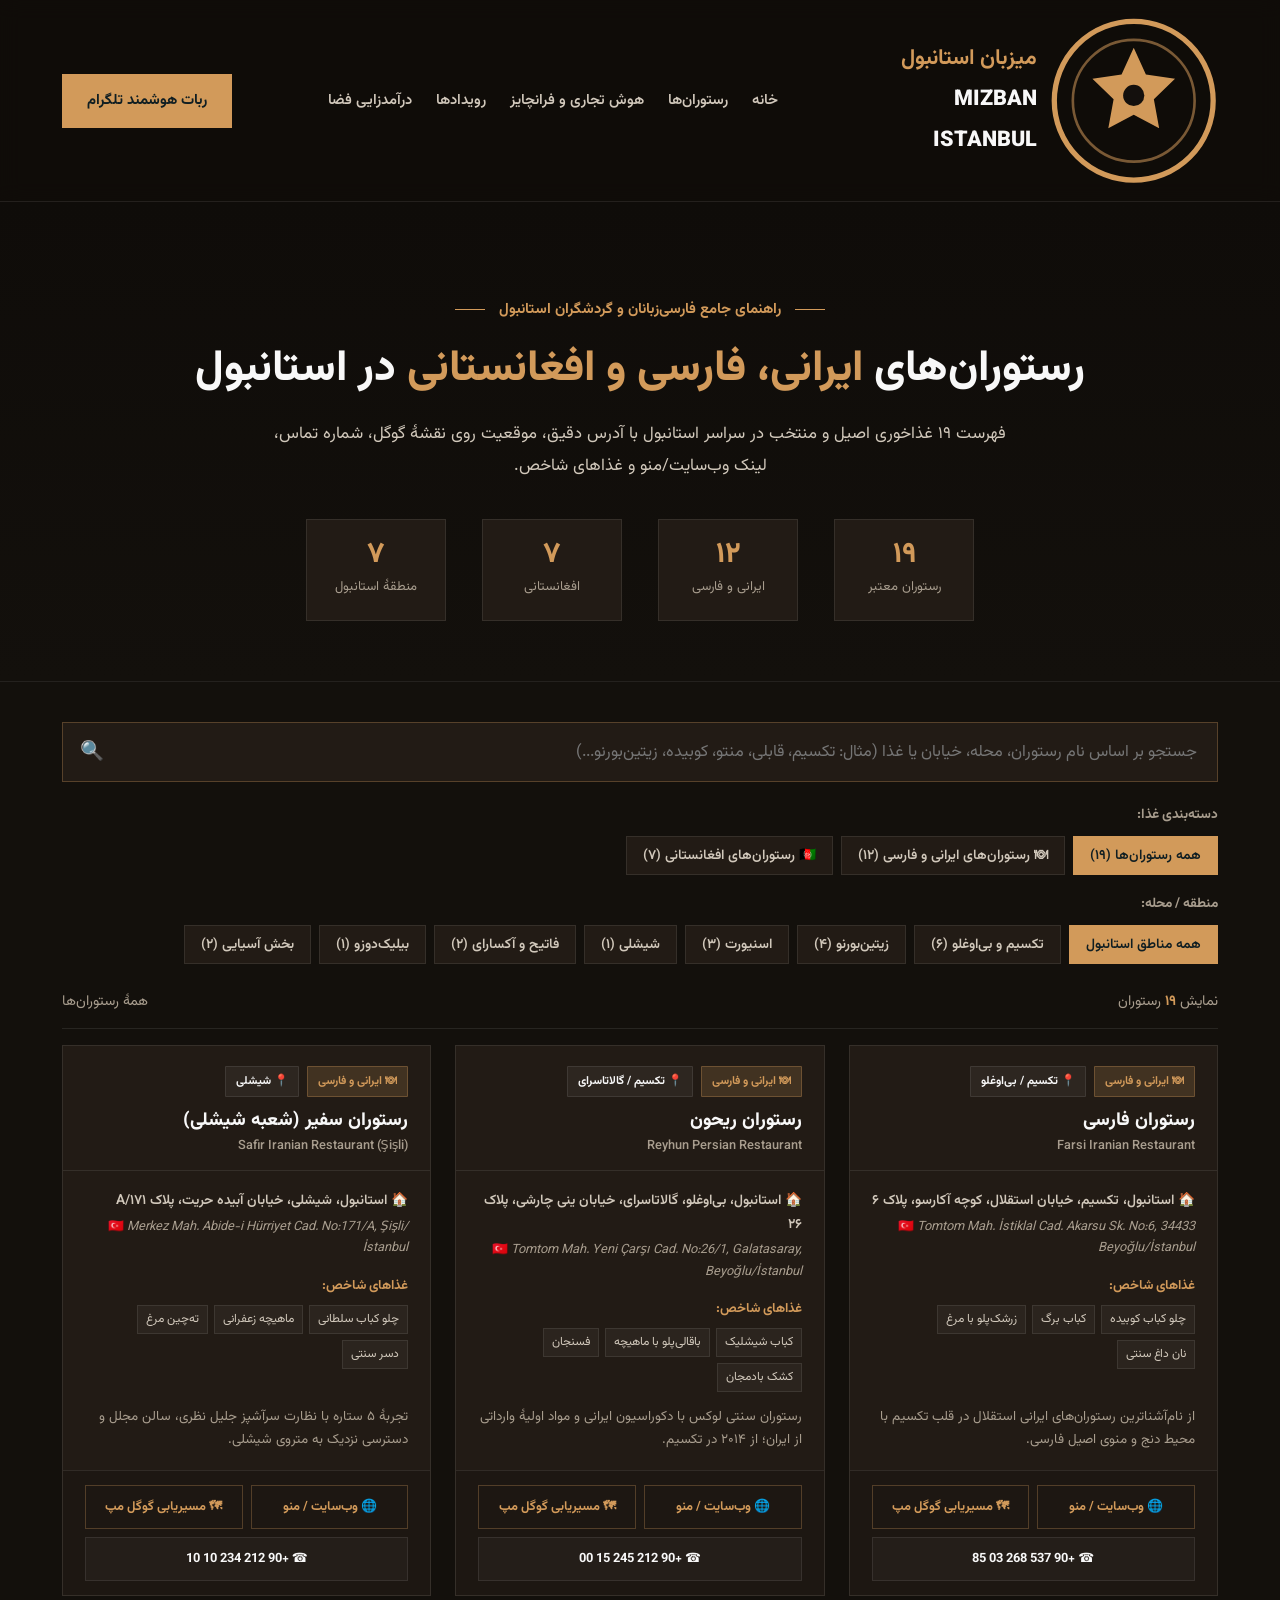
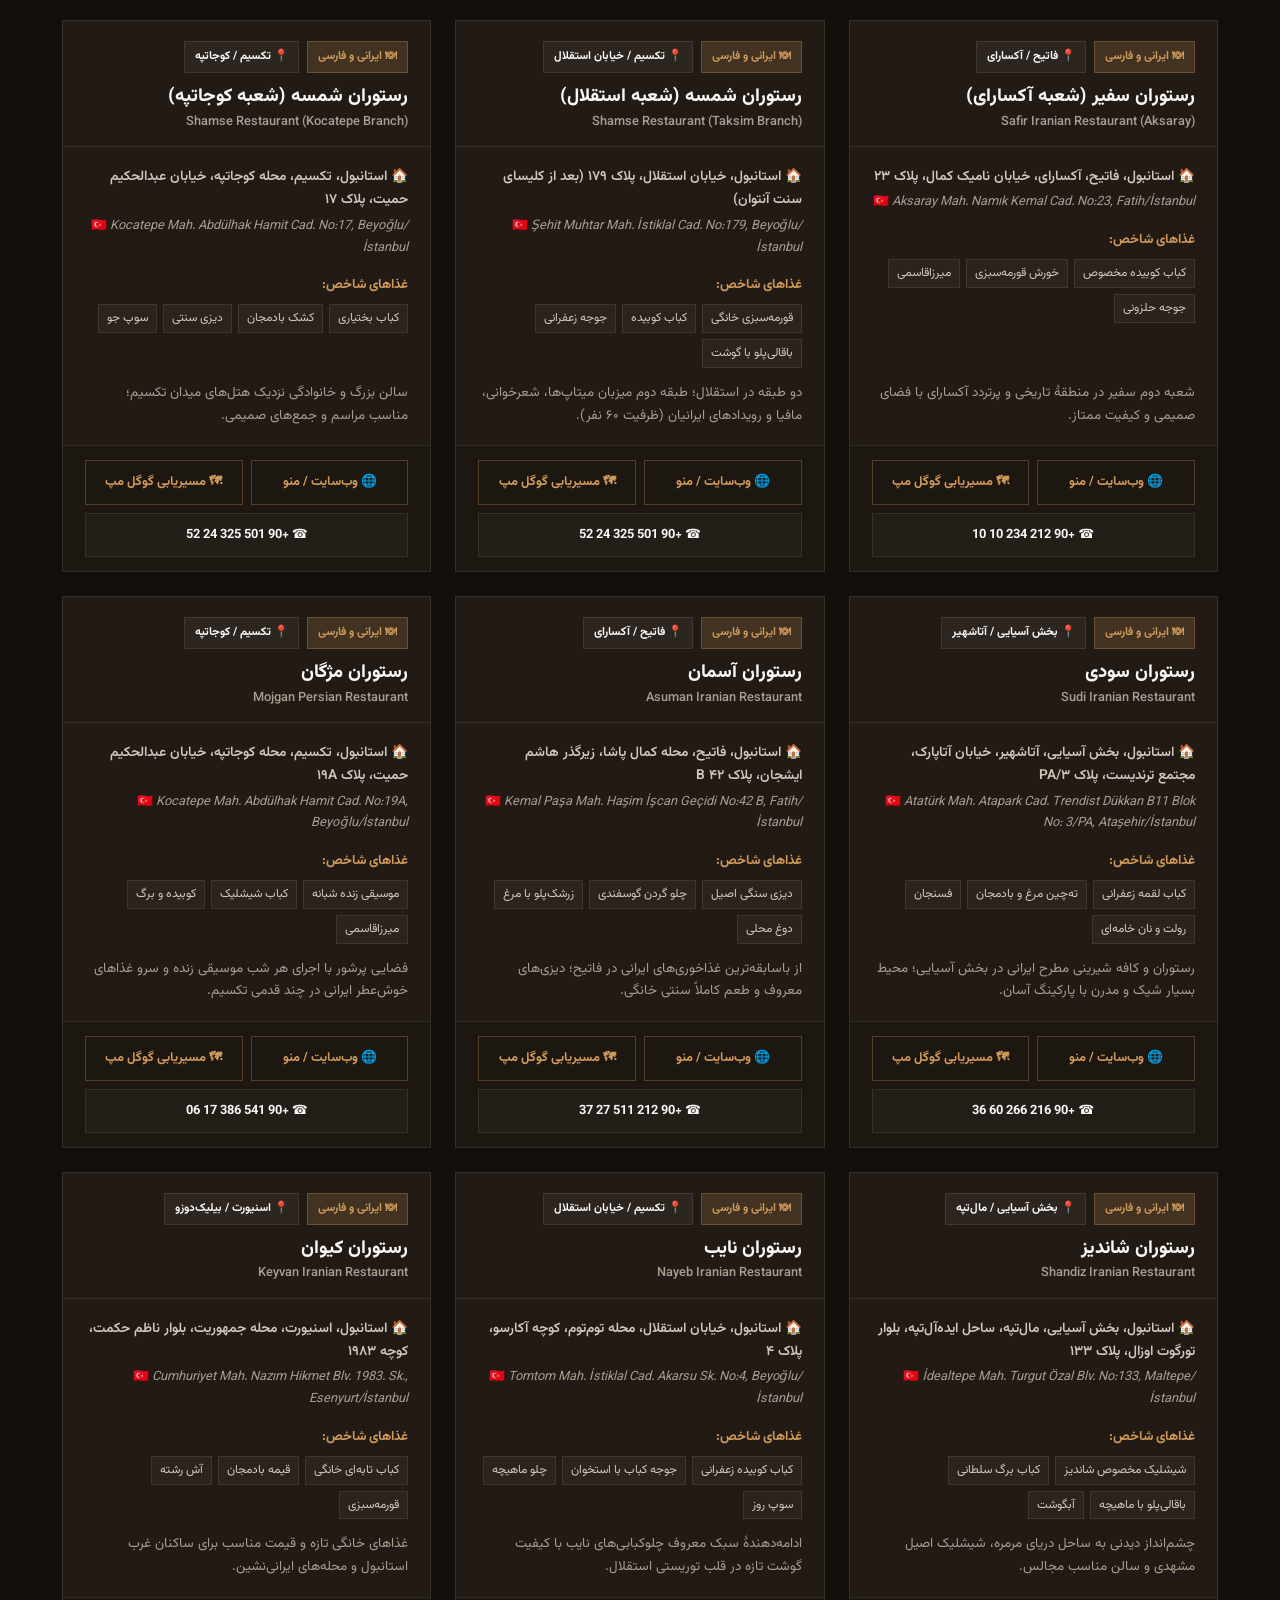
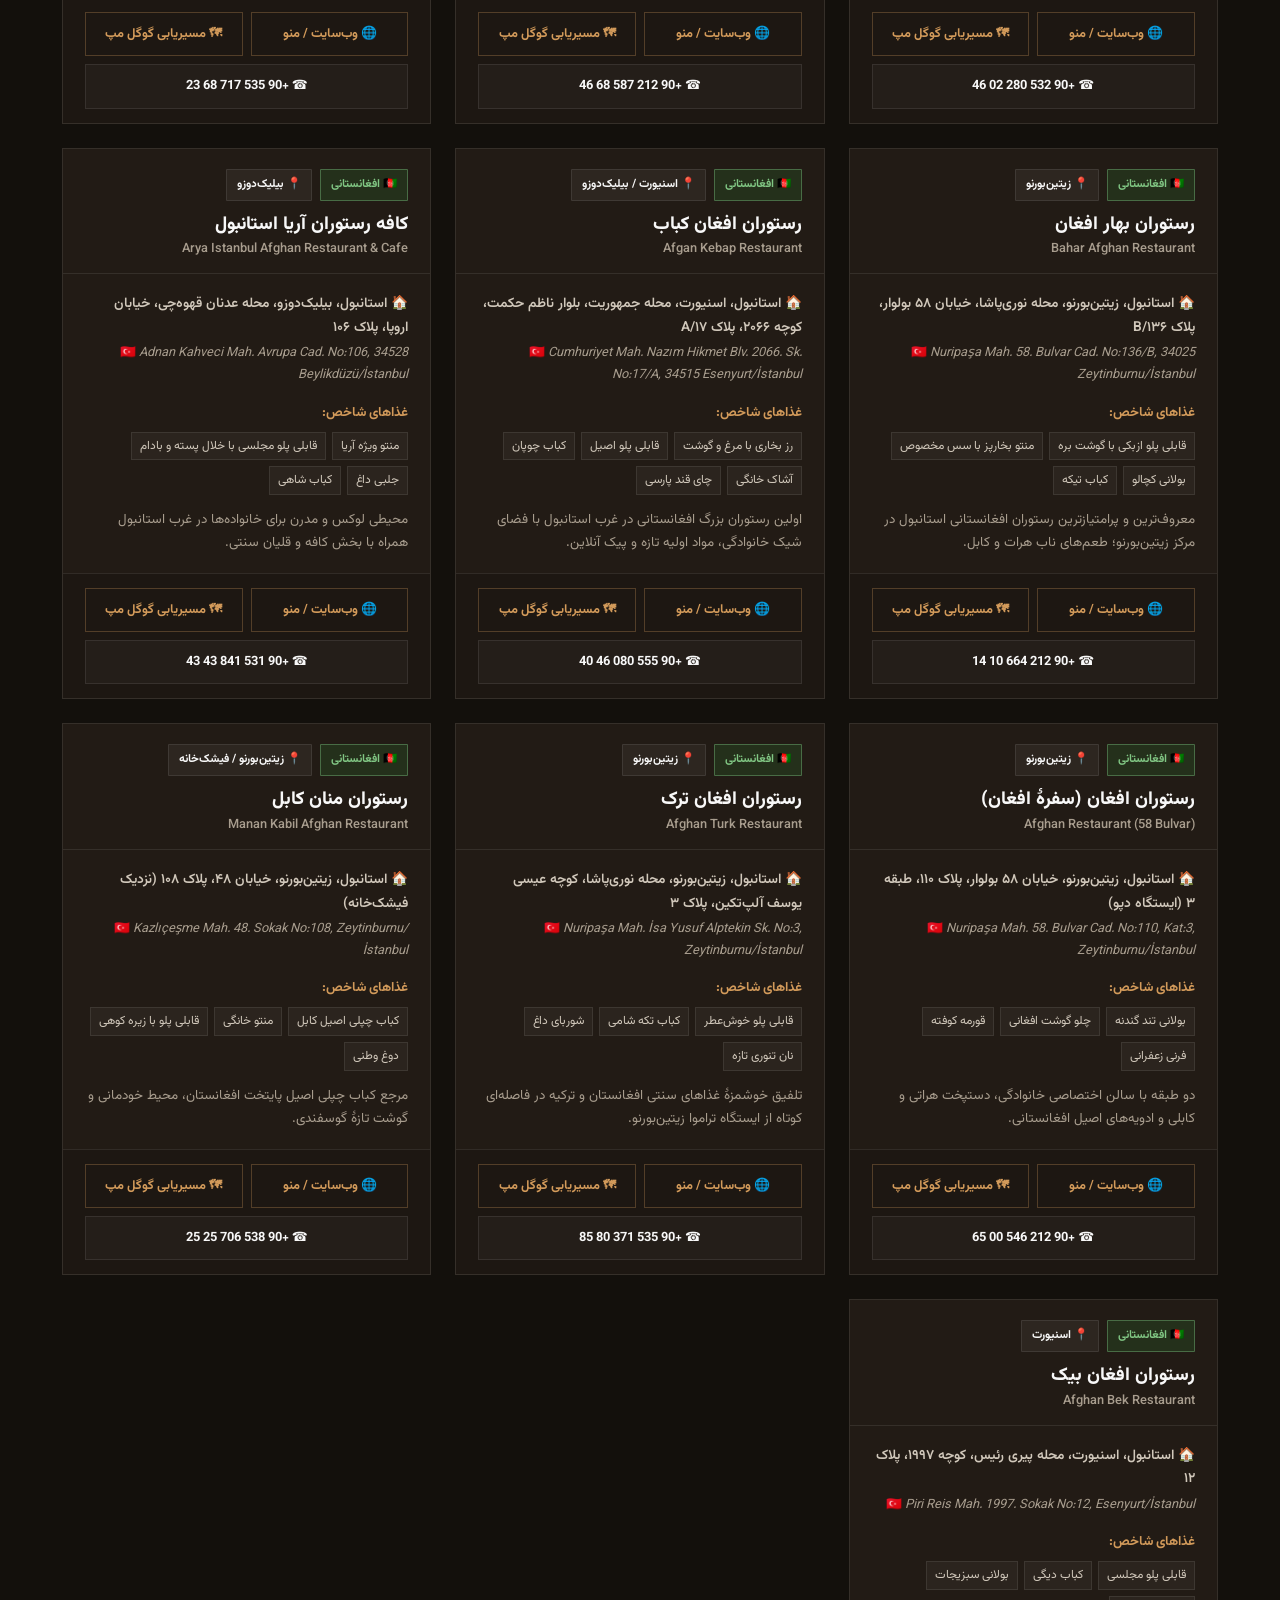
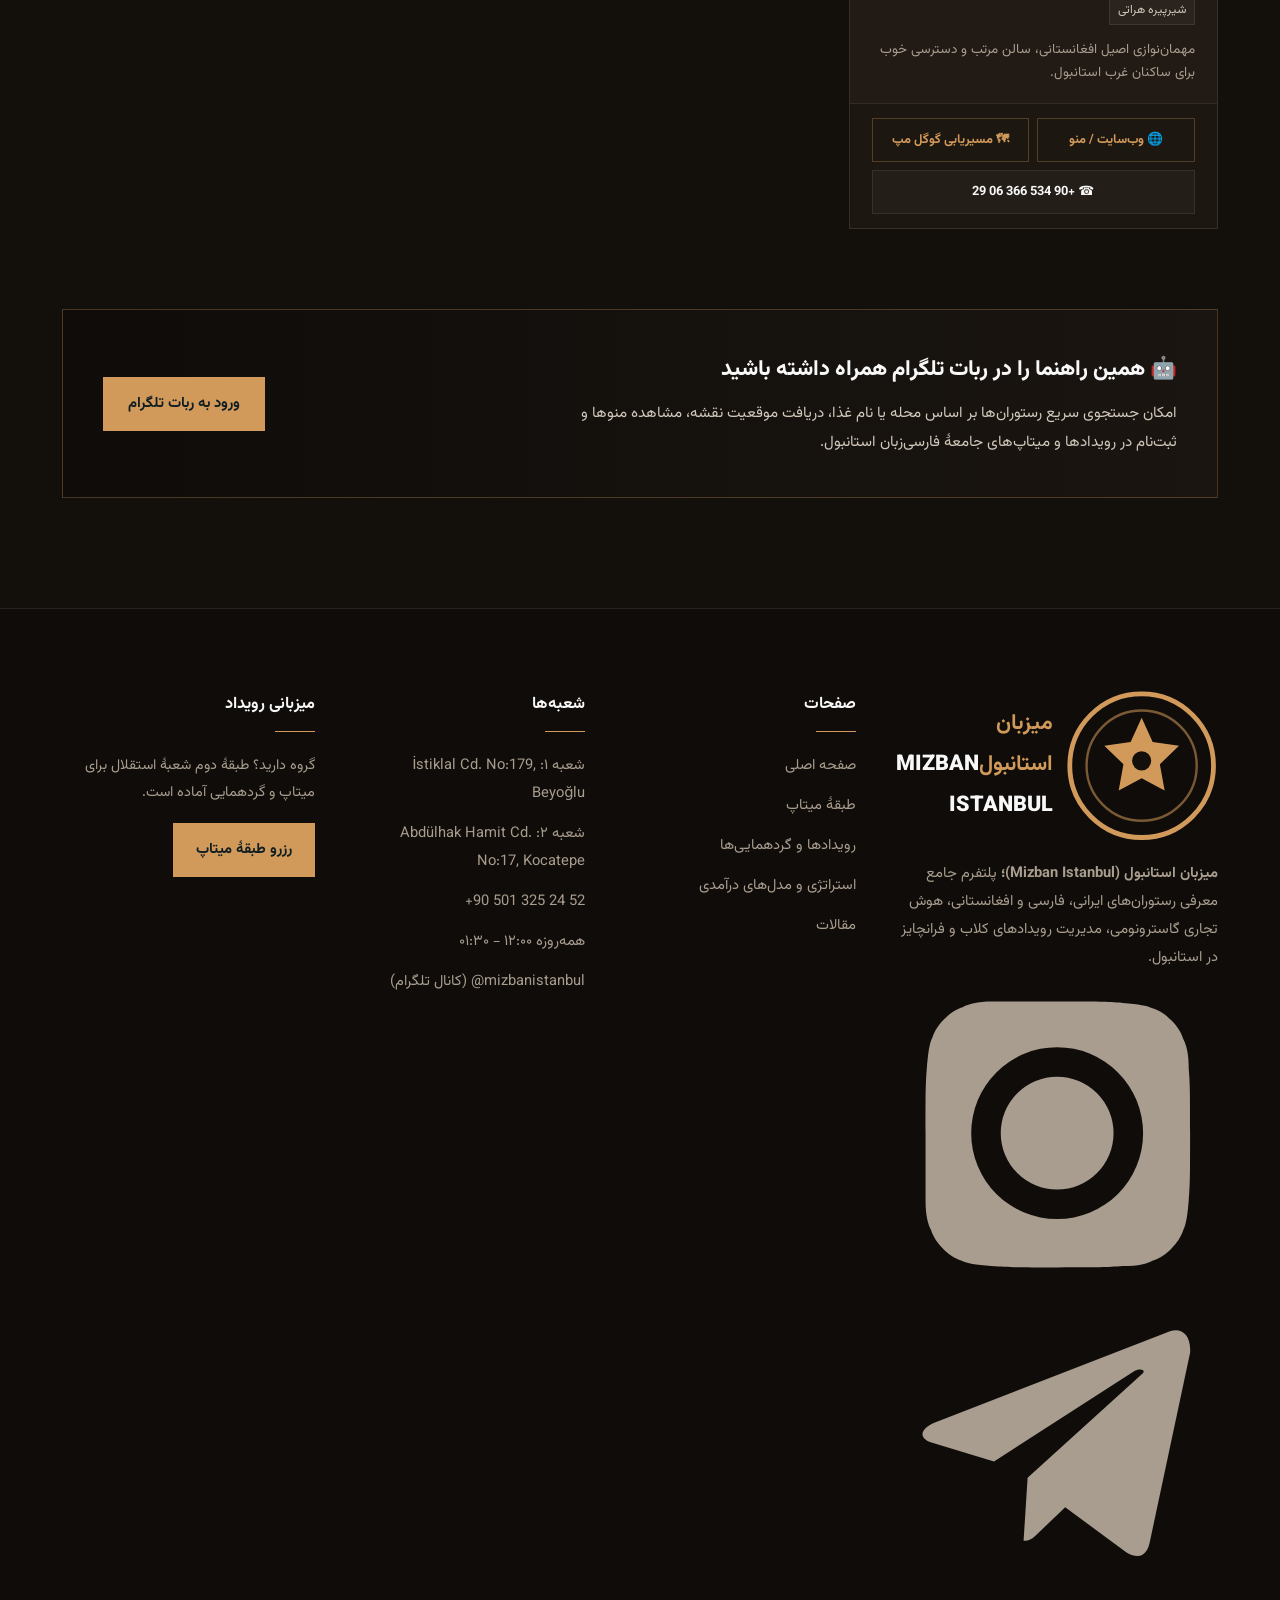
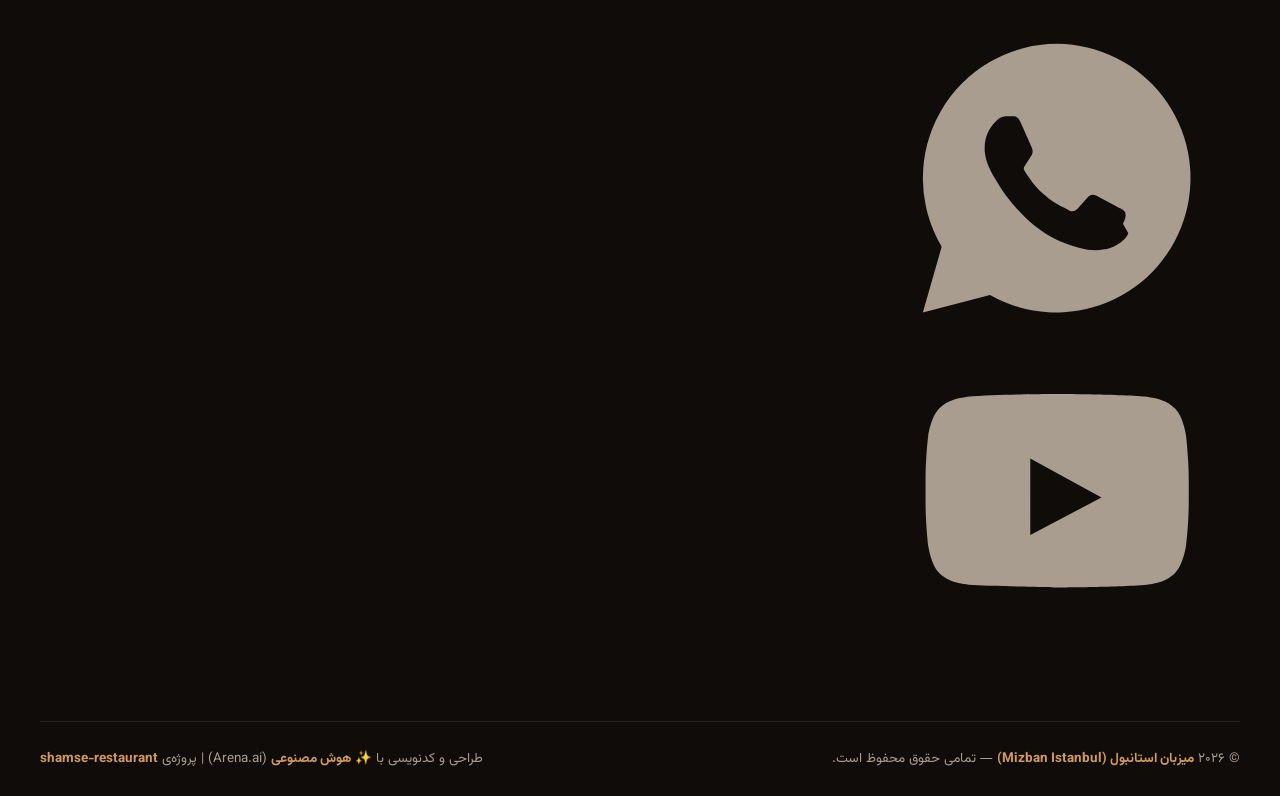
<file: restaurants.html>
<!DOCTYPE html>
<html dir="rtl" lang="fa-IR">
<head>
<meta charset="UTF-8">
<meta name="viewport" content="width=device-width, initial-scale=1">
<title>راهنمای رستوران‌های ایرانی و افغانستانی در استانبول | میزبان استانبول</title>
<meta name="description" content="فهرست کامل ۱۹ رستوران معتبر ایرانی، فارسی و افغانستانی در استانبول با آدرس دقیق، موقعیت روی نقشه گوگل، شماره تلفن، وب‌سایت و منو در تکسیم، زیتین‌بورنو، اسنیورت، شیشلی، فاتیح و بخش آسیایی.">
<meta name="robots" content="index, follow">
<meta name="theme-color" content="#13100c">
<link rel="canonical" href="https://shamse-restaurant.pages.dev/restaurants.html">
<meta property="og:locale" content="fa_IR">
<meta property="og:type" content="website">
<meta property="og:site_name" content="راهنمای رستوران‌های استانبول">
<meta property="og:title" content="راهنمای رستوران‌های ایرانی و افغانستانی در استانبول">
<meta property="og:description" content="۱۹ رستوران منتخب ایرانی و افغانستانی با آدرس، شماره تلفن، منو و مسیریابی گوگل مپ.">
<link rel="icon" href="data:image/svg+xml,%3Csvg xmlns='http://www.w3.org/2000/svg' viewBox='0 0 64 64'%3E%3Ccircle cx='32' cy='32' r='30' fill='%2313100c'/%3E%3Cpath d='M32 8l5.6 12.2L50 22l-9 9 2.2 13.4L32 38.2 20.8 44.4 23 31l-9-9 12.4-1.8z' fill='%23d29a5a'/%3E%3C/svg%3E">
<style>
@font-face{
  font-family:"Vazirmatn";
  src:url('assets/fonts/Vazirmatn-Variable.woff2') format('woff2-variations'),
      url('assets/fonts/Vazirmatn-Variable.woff2') format('woff2');
  font-weight:100 900;
  font-style:normal;
  font-display:swap;
  unicode-range:U+0000-00FF,U+0600-06FF,U+0750-077F,U+08A0-08FF,U+FB50-FDFF,U+FE70-FEFF,U+200C-200F,U+2010-2011,U+0640,U+0651;
}
:root{
  --ink:#13100c;
  --ink-2:#1a1511;
  --ink-3:#221b15;
  --ink-4:#0f0c09;
  --copper:#d29a5a;
  --copper-2:#daa760;
  --copper-soft:#e6c08c;
  --cream:#f8f8f8;
  --text:#d1c8bb;
  --muted:#a89d8e;
  --line:rgba(255,255,255,.085);
  --line-copper:rgba(210,154,90,.3);
  --on-copper:#101e22;
  --font:"Vazirmatn","IRANSansX","IRANSans","Segoe UI",Tahoma,system-ui,sans-serif;
  --max:1200px;
}
*{box-sizing:border-box;margin:0;padding:0}
html{scroll-behavior:smooth}
body{
  font-family:var(--font);
  background:var(--ink);
  color:var(--text);
  font-size:16px;
  line-height:1.9;
  overflow-x:hidden;
  -webkit-font-smoothing:antialiased;
}
img,svg{max-width:100%;display:block}
a{color:inherit;text-decoration:none}
button,input,select{font-family:inherit;font-size:1rem}
.wrap{width:100%;max-width:var(--max);margin-inline:auto;padding-inline:22px}
.center{text-align:center}

/* header */
.header{
  position:sticky;top:0;z-index:90;background:rgba(15,12,9,.94);
  backdrop-filter:blur(10px);border-bottom:1px solid var(--line);
  padding:16px 0;
}
.header .wrap{display:flex;align-items:center;justify-content:space-between;gap:20px}
.logo{font-size:1.35rem;font-weight:900;color:var(--cream);display:flex;align-items:center;gap:12px}
.logo b{color:var(--copper)}
.nav{display:flex;align-items:center;gap:24px;font-size:.92rem;font-weight:600}
.nav a{color:var(--text);transition:.25s;padding:6px 0;position:relative}
.nav a:hover,.nav a.active{color:var(--copper)}
.nav a.active::after{content:"";position:absolute;bottom:-4px;right:0;left:0;height:2px;background:var(--copper)}
.btn{
  display:inline-flex;align-items:center;justify-content:center;gap:10px;
  padding:12px 24px;font-weight:700;font-size:.92rem;cursor:pointer;
  transition:.3s;background:var(--copper);color:var(--on-copper);border:1px solid var(--copper);
}
.btn:hover{background:var(--copper-2)}
.burger{display:none;width:44px;height:44px;border:1px solid var(--line-copper);background:transparent;cursor:pointer;padding:12px;flex-direction:column;justify-content:space-between}
.burger i{display:block;height:2px;background:var(--copper);transition:.3s}

/* hero */
.rhero{
  padding:90px 0 60px;
  background:linear-gradient(180deg,var(--ink-4),var(--ink));
  border-bottom:1px solid var(--line);
  text-align:center;
}
.eyebrow{
  display:inline-flex;align-items:center;gap:14px;
  font-size:.92rem;font-weight:700;color:var(--copper);
}
.eyebrow::before,.eyebrow::after{content:"";width:30px;height:1px;background:var(--copper)}
.rhero h1{font-size:clamp(1.8rem,3.4vw,2.7rem);font-weight:800;color:var(--cream);margin-top:14px;line-height:1.5}
.rhero h1 em{font-style:normal;color:var(--copper)}
.rhero p.lead{max-width:760px;margin:16px auto 0;color:var(--text);font-size:1.05rem}
.rstats{display:flex;justify-content:center;gap:36px;flex-wrap:wrap;margin-top:36px}
.rstat{text-align:center;background:var(--ink-3);border:1px solid var(--line);padding:18px 24px;min-width:140px}
.rstat b{display:block;color:var(--copper);font-size:1.8rem;font-weight:800;line-height:1.2}
.rstat span{font-size:.82rem;color:var(--muted)}

/* toolbar & filters */
.toolbar-section{padding:40px 0 20px}
.search-bar{position:relative;margin-bottom:20px}
.search-bar input{
  width:100%;background:var(--ink-3);border:1px solid var(--line-copper);
  color:var(--cream);padding:16px 20px 16px 48px;font-size:1.02rem;
}
.search-bar input:focus{outline:none;border-color:var(--copper);box-shadow:0 0 0 2px rgba(210,154,90,.2)}
.search-icon{position:absolute;left:18px;top:50%;transform:translateY(-50%);color:var(--copper);font-size:1.2rem;pointer-events:none}

.filter-group{margin-bottom:16px}
.filter-label{font-size:.85rem;color:var(--muted);margin-bottom:8px;font-weight:700;display:block}
.chips{display:flex;flex-wrap:wrap;gap:8px}
.chip{
  background:var(--ink-3);border:1px solid var(--line);color:var(--text);
  padding:8px 16px;font-size:.86rem;font-weight:600;cursor:pointer;transition:.25s;
}
.chip:hover{border-color:var(--copper)}
.chip.active{background:var(--copper);color:var(--on-copper);border-color:var(--copper)}

.results-meta{
  display:flex;justify-content:space-between;align-items:center;
  margin:24px 0 16px;padding-bottom:12px;border-bottom:1px solid var(--line);
  font-size:.9rem;color:var(--muted);
}
.results-meta b{color:var(--copper)}

/* grid of cards */
.cards-grid{
  display:grid;grid-template-columns:repeat(3,1fr);gap:24px;margin-bottom:80px;
}
.rcard{
  background:var(--ink-3);border:1px solid var(--line);
  display:flex;flex-direction:column;transition:.3s;
}
.rcard:hover{border-color:var(--line-copper);transform:translateY(-4px);box-shadow:0 14px 34px rgba(0,0,0,.5)}
.rcard.hidden{display:none!important}

.rcard__head{padding:20px 22px 14px;border-bottom:1px solid var(--line)}
.rcard__badges{display:flex;gap:8px;margin-bottom:10px;flex-wrap:wrap}
.badge{
  font-size:.72rem;font-weight:700;padding:4px 10px;border-radius:1px;
}
.cat-iran{background:rgba(210,154,90,.18);color:var(--copper);border:1px solid var(--line-copper)}
.cat-afghan{background:rgba(46,125,50,.22);color:#81c784;border:1px solid rgba(129,199,132,.4)}
.badge-area{background:rgba(255,255,255,.05);color:var(--cream);border:1px solid var(--line)}

.rcard__title{font-size:1.15rem;font-weight:800;color:var(--cream);line-height:1.5}
.rcard__en{display:block;font-size:.8rem;color:var(--muted);font-weight:500;margin-top:2px}

.rcard__body{padding:18px 22px;display:flex;flex-direction:column;gap:14px;flex:1}
.rcard__addr{font-size:.86rem;line-height:1.7}
.addr-fa{color:var(--text);font-weight:600}
.addr-tr{color:var(--muted);font-size:.8rem;margin-top:4px}

.rcard__specs{font-size:.82rem}
.specs-title{color:var(--copper);font-weight:700;display:block;margin-bottom:6px}
.specs-list{display:flex;flex-wrap:wrap;gap:6px}
.spec-pill{
  background:rgba(255,255,255,.04);border:1px solid var(--line);
  color:var(--text);padding:2px 8px;font-size:.75rem;
}
.rcard__notes{font-size:.84rem;color:var(--muted);line-height:1.7;margin-top:auto}

.rcard__foot{padding:14px 22px;border-top:1px solid var(--line);background:rgba(0,0,0,.15)}
.rcard__actions{display:grid;grid-template-columns:1fr 1fr;gap:8px}
.rcard__actions .btn-tel{grid-column:1/-1}
.btn-card{
  display:inline-flex;align-items:center;justify-content:center;
  padding:9px 12px;font-size:.8rem;font-weight:700;text-align:center;
  border:1px solid var(--line-copper);color:var(--copper);transition:.25s;
}
.btn-card:hover{background:var(--copper);color:var(--on-copper)}
.btn-card.btn-tel{border-color:var(--line);color:var(--cream);background:rgba(255,255,255,.03)}
.btn-card.btn-tel:hover{border-color:var(--copper);color:var(--copper);background:transparent}

/* telegram callout */
.tg-callout{
  background:linear-gradient(90deg,var(--ink-4),var(--ink-2));
  border:1px solid var(--line-copper);padding:40px;margin-bottom:90px;
  display:flex;align-items:center;justify-content:space-between;gap:30px;flex-wrap:wrap;
}
.tg-callout__text h3{font-size:1.35rem;color:var(--cream);margin-bottom:8px;font-weight:800}
.tg-callout__text p{color:var(--text);max-width:620px;font-size:.95rem}

/* footer styling matching events.html */
.footer{background:var(--ink-4);color:var(--muted);padding:80px 0 0;border-top:1px solid var(--line)}
.fgrid{display:grid;grid-template-columns:1.4fr 1fr 1fr 1.1fr;gap:40px}
.footer h4{color:var(--cream);font-size:1.02rem;margin-bottom:20px;position:relative;padding-bottom:12px;font-weight:700}
.footer h4::after{content:"";position:absolute;bottom:0;right:0;width:40px;height:1px;background:var(--copper)}
.footer p{font-size:.92rem}
.flist{list-style:none;display:grid;gap:12px;font-size:.92rem}
.flist a:hover{color:var(--copper);padding-inline-start:5px;transition:.25s}
.fbottom{margin-top:60px;border-top:1px solid var(--line);padding:24px 0;display:flex;justify-content:space-between;gap:14px;flex-wrap:wrap;font-size:.84rem}
.fbottom b{color:var(--copper)}

@media (max-width:1080px){
  .cards-grid{grid-template-columns:repeat(2,1fr)}
}
@media (max-width:900px){
  .nav{
    position:fixed;inset:76px 0 auto;background:rgba(15,12,9,.98);
    flex-direction:column;align-items:stretch;padding:18px 24px;border-bottom:1px solid var(--line-copper);
    transform:translateY(-130%);transition:.4s;max-height:80vh;overflow:auto;
  }
  .nav.open{transform:none}
  .nav a{padding:14px 0;border-bottom:1px solid var(--line)}
  .burger{display:flex}
  .header .btn.desk{display:none}
  .fgrid{grid-template-columns:1fr 1fr}
}
@media (max-width:640px){
  .cards-grid{grid-template-columns:1fr}
  .rhero h1{font-size:1.75rem}
  .rstats{gap:14px}
  .rstat{flex:1;min-width:120px;padding:12px 14px}
  .fgrid{grid-template-columns:1fr}
  .tg-callout{padding:24px}
}
</style>
</head>
<body>
<header class="header" id="siteHeader">
  <div class="wrap">
    <a class="logo" href="index.html" aria-label="میزبان استانبول | Mizban Istanbul">
      <svg class="mark" viewBox="0 0 64 64" aria-hidden="true">
        <circle cx="32" cy="32" r="30" fill="none" stroke="#d29a5a" stroke-width="2"/>
        <circle cx="32" cy="32" r="23" fill="none" stroke="#d29a5a" stroke-width="1" opacity=".55"/>
        <path d="M32 12l4.6 10.1 11 1.6-8 7.7 2 11-9.6-5.1L22.4 42.4l2-11-8-7.7 11-1.6z" fill="#d29a5a"/>
        <circle cx="32" cy="30" r="4" fill="#14100d"/>
      </svg>
      <span>
        <b>میزبان استانبول</b>
        <span>MIZBAN ISTANBUL</span>
      </span>
    </a>
    <nav class="nav" id="nav" aria-label="فهرست اصلی">
      <a href="index.html">خانه</a>
      <a href="restaurants.html">رستوران‌ها</a>
      <a href="intelligence.html">هوش تجاری و فرانچایز</a>
      <a href="events.html">رویدادها</a>
      <a href="marketing.html">درآمدزایی فضا</a>
    </nav>
    <a href="https://t.me/mizbanistanbul_bot" class="btn desk" target="_blank" rel="noopener">ربات هوشمند تلگرام</a>
    <button class="burger" id="burger" aria-label="منو" aria-expanded="false">
      <span></span><span></span><span></span>
    </button>
  </div>
</header>




<main id="main">
  <section class="rhero">
    <div class="wrap">
      <div class="eyebrow">راهنمای جامع فارسی‌زبانان و گردشگران استانبول</div>
      <h1>رستوران‌های <em>ایرانی، فارسی و افغانستانی</em> در استانبول</h1>
      <p class="lead">فهرست ۱۹ غذاخوری اصیل و منتخب در سراسر استانبول با آدرس دقیق، موقعیت روی نقشهٔ گوگل، شماره تماس، لینک وب‌سایت/منو و غذاهای شاخص.</p>
      
      <div class="rstats">
        <div class="rstat">
          <b>۱۹</b>
          <span>رستوران معتبر</span>
        </div>
        <div class="rstat">
          <b>۱۲</b>
          <span>ایرانی و فارسی</span>
        </div>
        <div class="rstat">
          <b>۷</b>
          <span>افغانستانی</span>
        </div>
        <div class="rstat">
          <b>۷</b>
          <span>منطقهٔ استانبول</span>
        </div>
      </div>
    </div>
  </section>

  <section class="toolbar-section">
    <div class="wrap">
      <div class="search-bar">
        <input type="text" id="searchInput" placeholder="جستجو بر اساس نام رستوران، محله، خیابان یا غذا (مثال: تکسیم، قابلی، منتو، کوبیده، زیتین‌بورنو...)" autocomplete="off">
        <span class="search-icon">🔍</span>
      </div>

      <div class="filter-group">
        <span class="filter-label">دسته‌بندی غذا:</span>
        <div class="chips" id="catChips">
          <button class="chip active" data-cat="all">همه رستوران‌ها (۱۹)</button>
          <button class="chip" data-cat="iranian">🍽 رستوران‌های ایرانی و فارسی (۱۲)</button>
          <button class="chip" data-cat="afghan">🇦🇫 رستوران‌های افغانستانی (۷)</button>
        </div>
      </div>

      <div class="filter-group">
        <span class="filter-label">منطقه / محله:</span>
        <div class="chips" id="areaChips">
          <button class="chip active" data-area="all">همه مناطق استانبول</button>
          <button class="chip" data-area="taksim">تکسیم و بی‌اوغلو (۶)</button>
          <button class="chip" data-area="zeytinburnu">زیتین‌بورنو (۴)</button>
          <button class="chip" data-area="esenyurt">اسنیورت (۳)</button>
          <button class="chip" data-area="sisli">شیشلی (۱)</button>
          <button class="chip" data-area="fatih">فاتیح و آکسارای (۲)</button>
          <button class="chip" data-area="beylikduzu">بیلیک‌دوزو (۱)</button>
          <button class="chip" data-area="asian">بخش آسیایی (۲)</button>
        </div>
      </div>

      <div class="results-meta">
        <span>نمایش <b id="visibleCount">۱۹</b> رستوران</span>
        <span id="activeFilterDesc">همهٔ رستوران‌ها</span>
      </div>

      <div class="cards-grid" id="cardsGrid">
      <article class="rcard" data-id="farsi-taksim" data-cat="iranian" data-area="taksim" data-search="رستوران فارسی farsi iranian restaurant ایرانی و فارسی تکسیم / بی‌اوغلو استانبول، تکسیم، خیابان استقلال، کوچه آکارسو، پلاک ۶ tomtom mah. i̇stiklal cad. akarsu sk. no:6, 34433 beyoğlu/i̇stanbul +90 537 268 03 85 چلو کباب کوبیده کباب برگ زرشک‌پلو با مرغ نان داغ سنتی از نام‌آشناترین رستوران‌های ایرانی استقلال در قلب تکسیم با محیط دنج و منوی اصیل فارسی.">
        <div class="rcard__head">
          <div class="rcard__badges">
            <span class="badge cat-iran">🍽 ایرانی و فارسی</span>
            <span class="badge badge-area">📍 تکسیم / بی‌اوغلو</span>
          </div>
          <h3 class="rcard__title">رستوران فارسی <small class="rcard__en">Farsi Iranian Restaurant</small></h3>
        </div>
        <div class="rcard__body">
          <div class="rcard__addr">
            <p class="addr-fa">🏠 استانبول، تکسیم، خیابان استقلال، کوچه آکارسو، پلاک ۶</p>
            <p class="addr-tr">🇹🇷 <i>Tomtom Mah. İstiklal Cad. Akarsu Sk. No:6, 34433 Beyoğlu/İstanbul</i></p>
          </div>
          <div class="rcard__specs">
            <span class="specs-title">غذاهای شاخص:</span>
            <div class="specs-list"><span class="spec-pill">چلو کباب کوبیده</span><span class="spec-pill">کباب برگ</span><span class="spec-pill">زرشک‌پلو با مرغ</span><span class="spec-pill">نان داغ سنتی</span></div>
          </div>
          <p class="rcard__notes">از نام‌آشناترین رستوران‌های ایرانی استقلال در قلب تکسیم با محیط دنج و منوی اصیل فارسی.</p>
        </div>
        <div class="rcard__foot">
          <div class="rcard__actions">
            <a href="https://restaurantfarsi.com" target="_blank" rel="noopener noreferrer" class="btn-card btn-web">🌐 وب‌سایت / منو</a>
            <a href="https://maps.google.com/?q=Tomtom+Mah+Istiklal+Cad+Akarsu+Sk+No+6+Beyoglu+Istanbul" target="_blank" rel="noopener noreferrer" class="btn-card btn-map">🗺 مسیریابی گوگل مپ</a>
            <a href="tel:+905372680385" class="btn-card btn-tel">☎️ +90 537 268 03 85</a>
          </div>
        </div>
      </article>
      <article class="rcard" data-id="reyhun-taksim" data-cat="iranian" data-area="taksim" data-search="رستوران ریحون reyhun persian restaurant ایرانی و فارسی تکسیم / گالاتاسرای استانبول، بی‌اوغلو، گالاتاسرای، خیابان ینی چارشی، پلاک ۲۶ tomtom mah. yeni çarşı cad. no:26/1, galatasaray, beyoğlu/i̇stanbul +90 212 245 15 00 کباب شیشلیک باقالی‌پلو با ماهیچه فسنجان کشک بادمجان رستوران سنتی لوکس با دکوراسیون ایرانی و مواد اولیهٔ وارداتی از ایران؛ از ۲۰۱۴ در تکسیم.">
        <div class="rcard__head">
          <div class="rcard__badges">
            <span class="badge cat-iran">🍽 ایرانی و فارسی</span>
            <span class="badge badge-area">📍 تکسیم / گالاتاسرای</span>
          </div>
          <h3 class="rcard__title">رستوران ریحون <small class="rcard__en">Reyhun Persian Restaurant</small></h3>
        </div>
        <div class="rcard__body">
          <div class="rcard__addr">
            <p class="addr-fa">🏠 استانبول، بی‌اوغلو، گالاتاسرای، خیابان ینی چارشی، پلاک ۲۶</p>
            <p class="addr-tr">🇹🇷 <i>Tomtom Mah. Yeni Çarşı Cad. No:26/1, Galatasaray, Beyoğlu/İstanbul</i></p>
          </div>
          <div class="rcard__specs">
            <span class="specs-title">غذاهای شاخص:</span>
            <div class="specs-list"><span class="spec-pill">کباب شیشلیک</span><span class="spec-pill">باقالی‌پلو با ماهیچه</span><span class="spec-pill">فسنجان</span><span class="spec-pill">کشک بادمجان</span></div>
          </div>
          <p class="rcard__notes">رستوران سنتی لوکس با دکوراسیون ایرانی و مواد اولیهٔ وارداتی از ایران؛ از ۲۰۱۴ در تکسیم.</p>
        </div>
        <div class="rcard__foot">
          <div class="rcard__actions">
            <a href="https://www.reyhun.net" target="_blank" rel="noopener noreferrer" class="btn-card btn-web">🌐 وب‌سایت / منو</a>
            <a href="https://maps.google.com/?q=Yeni+Carsi+Cad+No+26+Galatasaray+Beyoglu+Istanbul" target="_blank" rel="noopener noreferrer" class="btn-card btn-map">🗺 مسیریابی گوگل مپ</a>
            <a href="tel:+902122451500" class="btn-card btn-tel">☎️ +90 212 245 15 00</a>
          </div>
        </div>
      </article>
      <article class="rcard" data-id="safir-sisli" data-cat="iranian" data-area="sisli" data-search="رستوران سفیر (شعبه شیشلی) safir iranian restaurant (şişli) ایرانی و فارسی شیشلی استانبول، شیشلی، خیابان آبیده حریت، پلاک ۱۷۱/a merkez mah. abide-i hürriyet cad. no:171/a, şişli/i̇stanbul +90 212 234 10 10 چلو کباب سلطانی ماهیچه زعفرانی ته‌چین مرغ دسر سنتی تجربهٔ ۵ ستاره با نظارت سرآشپز جلیل نظری، سالن مجلل و دسترسی نزدیک به متروی شیشلی.">
        <div class="rcard__head">
          <div class="rcard__badges">
            <span class="badge cat-iran">🍽 ایرانی و فارسی</span>
            <span class="badge badge-area">📍 شیشلی</span>
          </div>
          <h3 class="rcard__title">رستوران سفیر (شعبه شیشلی) <small class="rcard__en">Safir Iranian Restaurant (Şişli)</small></h3>
        </div>
        <div class="rcard__body">
          <div class="rcard__addr">
            <p class="addr-fa">🏠 استانبول، شیشلی، خیابان آبیده حریت، پلاک ۱۷۱/A</p>
            <p class="addr-tr">🇹🇷 <i>Merkez Mah. Abide-i Hürriyet Cad. No:171/A, Şişli/İstanbul</i></p>
          </div>
          <div class="rcard__specs">
            <span class="specs-title">غذاهای شاخص:</span>
            <div class="specs-list"><span class="spec-pill">چلو کباب سلطانی</span><span class="spec-pill">ماهیچه زعفرانی</span><span class="spec-pill">ته‌چین مرغ</span><span class="spec-pill">دسر سنتی</span></div>
          </div>
          <p class="rcard__notes">تجربهٔ ۵ ستاره با نظارت سرآشپز جلیل نظری، سالن مجلل و دسترسی نزدیک به متروی شیشلی.</p>
        </div>
        <div class="rcard__foot">
          <div class="rcard__actions">
            <a href="https://safiriranianrestaurant.com" target="_blank" rel="noopener noreferrer" class="btn-card btn-web">🌐 وب‌سایت / منو</a>
            <a href="https://maps.google.com/?q=Abide-i+Hurriyet+Cad+171+Sisli+Istanbul" target="_blank" rel="noopener noreferrer" class="btn-card btn-map">🗺 مسیریابی گوگل مپ</a>
            <a href="tel:+902122341010" class="btn-card btn-tel">☎️ +90 212 234 10 10</a>
          </div>
        </div>
      </article>
      <article class="rcard" data-id="safir-aksaray" data-cat="iranian" data-area="fatih" data-search="رستوران سفیر (شعبه آکسارای) safir iranian restaurant (aksaray) ایرانی و فارسی فاتیح / آکسارای استانبول، فاتیح، آکسارای، خیابان نامیک کمال، پلاک ۲۳ aksaray mah. namık kemal cad. no:23, fatih/i̇stanbul +90 212 234 10 10 کباب کوبیده مخصوص خورش قورمه‌سبزی میرزاقاسمی جوجه حلزونی شعبه دوم سفیر در منطقهٔ تاریخی و پرتردد آکسارای با فضای صمیمی و کیفیت ممتاز.">
        <div class="rcard__head">
          <div class="rcard__badges">
            <span class="badge cat-iran">🍽 ایرانی و فارسی</span>
            <span class="badge badge-area">📍 فاتیح / آکسارای</span>
          </div>
          <h3 class="rcard__title">رستوران سفیر (شعبه آکسارای) <small class="rcard__en">Safir Iranian Restaurant (Aksaray)</small></h3>
        </div>
        <div class="rcard__body">
          <div class="rcard__addr">
            <p class="addr-fa">🏠 استانبول، فاتیح، آکسارای، خیابان نامیک کمال، پلاک ۲۳</p>
            <p class="addr-tr">🇹🇷 <i>Aksaray Mah. Namık Kemal Cad. No:23, Fatih/İstanbul</i></p>
          </div>
          <div class="rcard__specs">
            <span class="specs-title">غذاهای شاخص:</span>
            <div class="specs-list"><span class="spec-pill">کباب کوبیده مخصوص</span><span class="spec-pill">خورش قورمه‌سبزی</span><span class="spec-pill">میرزاقاسمی</span><span class="spec-pill">جوجه حلزونی</span></div>
          </div>
          <p class="rcard__notes">شعبه دوم سفیر در منطقهٔ تاریخی و پرتردد آکسارای با فضای صمیمی و کیفیت ممتاز.</p>
        </div>
        <div class="rcard__foot">
          <div class="rcard__actions">
            <a href="https://safiriranianrestaurant.com" target="_blank" rel="noopener noreferrer" class="btn-card btn-web">🌐 وب‌سایت / منو</a>
            <a href="https://maps.google.com/?q=Namik+Kemal+Cad+No+23+Aksaray+Fatih+Istanbul" target="_blank" rel="noopener noreferrer" class="btn-card btn-map">🗺 مسیریابی گوگل مپ</a>
            <a href="tel:+902122341010" class="btn-card btn-tel">☎️ +90 212 234 10 10</a>
          </div>
        </div>
      </article>
      <article class="rcard" data-id="shamse-taksim" data-cat="iranian" data-area="taksim" data-search="رستوران شمسه (شعبه استقلال) shamse restaurant (taksim branch) ایرانی و فارسی تکسیم / خیابان استقلال استانبول، خیابان استقلال، پلاک ۱۷۹ (بعد از کلیسای سنت آنتوان) şehit muhtar mah. i̇stiklal cad. no:179, beyoğlu/i̇stanbul +90 501 325 24 52 قورمه‌سبزی خانگی کباب کوبیده جوجه زعفرانی باقالی‌پلو با گوشت دو طبقه در استقلال؛ طبقه دوم میزبان میتاپ‌ها، شعرخوانی، مافیا و رویدادهای ایرانیان (ظرفیت ۶۰ نفر).">
        <div class="rcard__head">
          <div class="rcard__badges">
            <span class="badge cat-iran">🍽 ایرانی و فارسی</span>
            <span class="badge badge-area">📍 تکسیم / خیابان استقلال</span>
          </div>
          <h3 class="rcard__title">رستوران شمسه (شعبه استقلال) <small class="rcard__en">Shamse Restaurant (Taksim Branch)</small></h3>
        </div>
        <div class="rcard__body">
          <div class="rcard__addr">
            <p class="addr-fa">🏠 استانبول، خیابان استقلال، پلاک ۱۷۹ (بعد از کلیسای سنت آنتوان)</p>
            <p class="addr-tr">🇹🇷 <i>Şehit Muhtar Mah. İstiklal Cad. No:179, Beyoğlu/İstanbul</i></p>
          </div>
          <div class="rcard__specs">
            <span class="specs-title">غذاهای شاخص:</span>
            <div class="specs-list"><span class="spec-pill">قورمه‌سبزی خانگی</span><span class="spec-pill">کباب کوبیده</span><span class="spec-pill">جوجه زعفرانی</span><span class="spec-pill">باقالی‌پلو با گوشت</span></div>
          </div>
          <p class="rcard__notes">دو طبقه در استقلال؛ طبقه دوم میزبان میتاپ‌ها، شعرخوانی، مافیا و رویدادهای ایرانیان (ظرفیت ۶۰ نفر).</p>
        </div>
        <div class="rcard__foot">
          <div class="rcard__actions">
            <a href="https://shamse-restaurant.pages.dev" target="_blank" rel="noopener noreferrer" class="btn-card btn-web">🌐 وب‌سایت / منو</a>
            <a href="https://maps.google.com/?q=Istiklal+Caddesi+179+Beyoglu+Istanbul" target="_blank" rel="noopener noreferrer" class="btn-card btn-map">🗺 مسیریابی گوگل مپ</a>
            <a href="tel:+905013252452" class="btn-card btn-tel">☎️ +90 501 325 24 52</a>
          </div>
        </div>
      </article>
      <article class="rcard" data-id="shamse-kocatepe" data-cat="iranian" data-area="taksim" data-search="رستوران شمسه (شعبه کوجاتپه) shamse restaurant (kocatepe branch) ایرانی و فارسی تکسیم / کوجاتپه استانبول، تکسیم، محله کوجاتپه، خیابان عبدالحکیم حمیت، پلاک ۱۷ kocatepe mah. abdülhak hamit cad. no:17, beyoğlu/i̇stanbul +90 501 325 24 52 کباب بختیاری کشک بادمجان دیزی سنتی سوپ جو سالن بزرگ و خانوادگی نزدیک هتل‌های میدان تکسیم؛ مناسب مراسم و جمع‌های صمیمی.">
        <div class="rcard__head">
          <div class="rcard__badges">
            <span class="badge cat-iran">🍽 ایرانی و فارسی</span>
            <span class="badge badge-area">📍 تکسیم / کوجاتپه</span>
          </div>
          <h3 class="rcard__title">رستوران شمسه (شعبه کوجاتپه) <small class="rcard__en">Shamse Restaurant (Kocatepe Branch)</small></h3>
        </div>
        <div class="rcard__body">
          <div class="rcard__addr">
            <p class="addr-fa">🏠 استانبول، تکسیم، محله کوجاتپه، خیابان عبدالحکیم حمیت، پلاک ۱۷</p>
            <p class="addr-tr">🇹🇷 <i>Kocatepe Mah. Abdülhak Hamit Cad. No:17, Beyoğlu/İstanbul</i></p>
          </div>
          <div class="rcard__specs">
            <span class="specs-title">غذاهای شاخص:</span>
            <div class="specs-list"><span class="spec-pill">کباب بختیاری</span><span class="spec-pill">کشک بادمجان</span><span class="spec-pill">دیزی سنتی</span><span class="spec-pill">سوپ جو</span></div>
          </div>
          <p class="rcard__notes">سالن بزرگ و خانوادگی نزدیک هتل‌های میدان تکسیم؛ مناسب مراسم و جمع‌های صمیمی.</p>
        </div>
        <div class="rcard__foot">
          <div class="rcard__actions">
            <a href="https://shamse-restaurant.pages.dev" target="_blank" rel="noopener noreferrer" class="btn-card btn-web">🌐 وب‌سایت / منو</a>
            <a href="https://maps.google.com/?q=Abdulhak+Hamit+Caddesi+17+Kocatepe+Istanbul" target="_blank" rel="noopener noreferrer" class="btn-card btn-map">🗺 مسیریابی گوگل مپ</a>
            <a href="tel:+905013252452" class="btn-card btn-tel">☎️ +90 501 325 24 52</a>
          </div>
        </div>
      </article>
      <article class="rcard" data-id="sudi-atasehir" data-cat="iranian" data-area="asian" data-search="رستوران سودی sudi iranian restaurant ایرانی و فارسی بخش آسیایی / آتاشهیر استانبول، بخش آسیایی، آتاشهیر، خیابان آتاپارک، مجتمع ترندیست، پلاک ۳/pa atatürk mah. atapark cad. trendist dükkan b11 blok no: 3/pa, ataşehir/i̇stanbul +90 216 266 60 36 کباب لقمه زعفرانی ته‌چین مرغ و بادمجان فسنجان رولت و نان خامه‌ای رستوران و کافه شیرینی مطرح ایرانی در بخش آسیایی؛ محیط بسیار شیک و مدرن با پارکینگ آسان.">
        <div class="rcard__head">
          <div class="rcard__badges">
            <span class="badge cat-iran">🍽 ایرانی و فارسی</span>
            <span class="badge badge-area">📍 بخش آسیایی / آتاشهیر</span>
          </div>
          <h3 class="rcard__title">رستوران سودی <small class="rcard__en">Sudi Iranian Restaurant</small></h3>
        </div>
        <div class="rcard__body">
          <div class="rcard__addr">
            <p class="addr-fa">🏠 استانبول، بخش آسیایی، آتاشهیر، خیابان آتاپارک، مجتمع ترندیست، پلاک ۳/PA</p>
            <p class="addr-tr">🇹🇷 <i>Atatürk Mah. Atapark Cad. Trendist Dükkan B11 Blok No: 3/PA, Ataşehir/İstanbul</i></p>
          </div>
          <div class="rcard__specs">
            <span class="specs-title">غذاهای شاخص:</span>
            <div class="specs-list"><span class="spec-pill">کباب لقمه زعفرانی</span><span class="spec-pill">ته‌چین مرغ و بادمجان</span><span class="spec-pill">فسنجان</span><span class="spec-pill">رولت و نان خامه‌ای</span></div>
          </div>
          <p class="rcard__notes">رستوران و کافه شیرینی مطرح ایرانی در بخش آسیایی؛ محیط بسیار شیک و مدرن با پارکینگ آسان.</p>
        </div>
        <div class="rcard__foot">
          <div class="rcard__actions">
            <a href="https://www.sudirestoran.com" target="_blank" rel="noopener noreferrer" class="btn-card btn-web">🌐 وب‌سایت / منو</a>
            <a href="https://maps.google.com/?q=Trendist+Atasehir+Sudi+Restoran+Istanbul" target="_blank" rel="noopener noreferrer" class="btn-card btn-map">🗺 مسیریابی گوگل مپ</a>
            <a href="tel:+902162666036" class="btn-card btn-tel">☎️ +90 216 266 60 36</a>
          </div>
        </div>
      </article>
      <article class="rcard" data-id="asuman-fatih" data-cat="iranian" data-area="fatih" data-search="رستوران آسمان asuman iranian restaurant ایرانی و فارسی فاتیح / آکسارای استانبول، فاتیح، محله کمال پاشا، زیرگذر هاشم ایشجان، پلاک ۴۲ b kemal paşa mah. haşim i̇şcan geçidi no:42 b, fatih/i̇stanbul +90 212 511 27 37 دیزی سنگی اصیل چلو گردن گوسفندی زرشک‌پلو با مرغ دوغ محلی از باسابقه‌ترین غذاخوری‌های ایرانی در فاتیح؛ دیزی‌های معروف و طعم کاملاً سنتی خانگی.">
        <div class="rcard__head">
          <div class="rcard__badges">
            <span class="badge cat-iran">🍽 ایرانی و فارسی</span>
            <span class="badge badge-area">📍 فاتیح / آکسارای</span>
          </div>
          <h3 class="rcard__title">رستوران آسمان <small class="rcard__en">Asuman Iranian Restaurant</small></h3>
        </div>
        <div class="rcard__body">
          <div class="rcard__addr">
            <p class="addr-fa">🏠 استانبول، فاتیح، محله کمال پاشا، زیرگذر هاشم ایشجان، پلاک ۴۲ B</p>
            <p class="addr-tr">🇹🇷 <i>Kemal Paşa Mah. Haşim İşcan Geçidi No:42 B, Fatih/İstanbul</i></p>
          </div>
          <div class="rcard__specs">
            <span class="specs-title">غذاهای شاخص:</span>
            <div class="specs-list"><span class="spec-pill">دیزی سنگی اصیل</span><span class="spec-pill">چلو گردن گوسفندی</span><span class="spec-pill">زرشک‌پلو با مرغ</span><span class="spec-pill">دوغ محلی</span></div>
          </div>
          <p class="rcard__notes">از باسابقه‌ترین غذاخوری‌های ایرانی در فاتیح؛ دیزی‌های معروف و طعم کاملاً سنتی خانگی.</p>
        </div>
        <div class="rcard__foot">
          <div class="rcard__actions">
            <a href="https://yummyistanbul.com/international-restaurants-istanbul/" target="_blank" rel="noopener noreferrer" class="btn-card btn-web">🌐 وب‌سایت / منو</a>
            <a href="https://maps.google.com/?q=Hasim+Iscan+Gecidi+No+42B+Fatih+Istanbul" target="_blank" rel="noopener noreferrer" class="btn-card btn-map">🗺 مسیریابی گوگل مپ</a>
            <a href="tel:+902125112737" class="btn-card btn-tel">☎️ +90 212 511 27 37</a>
          </div>
        </div>
      </article>
      <article class="rcard" data-id="mojgan-taksim" data-cat="iranian" data-area="taksim" data-search="رستوران مژگان mojgan persian restaurant ایرانی و فارسی تکسیم / کوجاتپه استانبول، تکسیم، محله کوجاتپه، خیابان عبدالحکیم حمیت، پلاک ۱۹a kocatepe mah. abdülhak hamit cad. no:19a, beyoğlu/i̇stanbul +90 541 386 17 06 موسیقی زنده شبانه کباب شیشلیک کوبیده و برگ میرزاقاسمی فضایی پرشور با اجرای هر شب موسیقی زنده و سرو غذاهای خوش‌عطر ایرانی در چند قدمی تکسیم.">
        <div class="rcard__head">
          <div class="rcard__badges">
            <span class="badge cat-iran">🍽 ایرانی و فارسی</span>
            <span class="badge badge-area">📍 تکسیم / کوجاتپه</span>
          </div>
          <h3 class="rcard__title">رستوران مژگان <small class="rcard__en">Mojgan Persian Restaurant</small></h3>
        </div>
        <div class="rcard__body">
          <div class="rcard__addr">
            <p class="addr-fa">🏠 استانبول، تکسیم، محله کوجاتپه، خیابان عبدالحکیم حمیت، پلاک ۱۹A</p>
            <p class="addr-tr">🇹🇷 <i>Kocatepe Mah. Abdülhak Hamit Cad. No:19A, Beyoğlu/İstanbul</i></p>
          </div>
          <div class="rcard__specs">
            <span class="specs-title">غذاهای شاخص:</span>
            <div class="specs-list"><span class="spec-pill">موسیقی زنده شبانه</span><span class="spec-pill">کباب شیشلیک</span><span class="spec-pill">کوبیده و برگ</span><span class="spec-pill">میرزاقاسمی</span></div>
          </div>
          <p class="rcard__notes">فضایی پرشور با اجرای هر شب موسیقی زنده و سرو غذاهای خوش‌عطر ایرانی در چند قدمی تکسیم.</p>
        </div>
        <div class="rcard__foot">
          <div class="rcard__actions">
            <a href="https://www.tripadvisor.com/Restaurant_Review-g293974-d13146430-Reviews-Mojgan_Persian_Restaurant-Istanbul.html" target="_blank" rel="noopener noreferrer" class="btn-card btn-web">🌐 وب‌سایت / منو</a>
            <a href="https://maps.google.com/?q=Abdulhak+Hamit+Cad+No+19A+Beyoglu+Istanbul" target="_blank" rel="noopener noreferrer" class="btn-card btn-map">🗺 مسیریابی گوگل مپ</a>
            <a href="tel:+905413861706" class="btn-card btn-tel">☎️ +90 541 386 17 06</a>
          </div>
        </div>
      </article>
      <article class="rcard" data-id="shandiz-maltepe" data-cat="iranian" data-area="asian" data-search="رستوران شاندیز shandiz iranian restaurant ایرانی و فارسی بخش آسیایی / مال‌تپه استانبول، بخش آسیایی، مال‌تپه، ساحل ایده‌آل‌تپه، بلوار تورگوت اوزال، پلاک ۱۳۳ i̇dealtepe mah. turgut özal blv. no:133, maltepe/i̇stanbul +90 532 280 02 46 شیشلیک مخصوص شاندیز کباب برگ سلطانی باقالی‌پلو با ماهیچه آبگوشت چشم‌انداز دیدنی به ساحل دریای مرمره، شیشلیک اصیل مشهدی و سالن مناسب مجالس.">
        <div class="rcard__head">
          <div class="rcard__badges">
            <span class="badge cat-iran">🍽 ایرانی و فارسی</span>
            <span class="badge badge-area">📍 بخش آسیایی / مال‌تپه</span>
          </div>
          <h3 class="rcard__title">رستوران شاندیز <small class="rcard__en">Shandiz Iranian Restaurant</small></h3>
        </div>
        <div class="rcard__body">
          <div class="rcard__addr">
            <p class="addr-fa">🏠 استانبول، بخش آسیایی، مال‌تپه، ساحل ایده‌آل‌تپه، بلوار تورگوت اوزال، پلاک ۱۳۳</p>
            <p class="addr-tr">🇹🇷 <i>İdealtepe Mah. Turgut Özal Blv. No:133, Maltepe/İstanbul</i></p>
          </div>
          <div class="rcard__specs">
            <span class="specs-title">غذاهای شاخص:</span>
            <div class="specs-list"><span class="spec-pill">شیشلیک مخصوص شاندیز</span><span class="spec-pill">کباب برگ سلطانی</span><span class="spec-pill">باقالی‌پلو با ماهیچه</span><span class="spec-pill">آبگوشت</span></div>
          </div>
          <p class="rcard__notes">چشم‌انداز دیدنی به ساحل دریای مرمره، شیشلیک اصیل مشهدی و سالن مناسب مجالس.</p>
        </div>
        <div class="rcard__foot">
          <div class="rcard__actions">
            <a href="https://www.instagram.com/shandiz.istanbul/" target="_blank" rel="noopener noreferrer" class="btn-card btn-web">🌐 وب‌سایت / منو</a>
            <a href="https://maps.google.com/?q=Turgut+Ozal+Blv+No+133+Idealtepe+Maltepe+Istanbul" target="_blank" rel="noopener noreferrer" class="btn-card btn-map">🗺 مسیریابی گوگل مپ</a>
            <a href="tel:+905322800246" class="btn-card btn-tel">☎️ +90 532 280 02 46</a>
          </div>
        </div>
      </article>
      <article class="rcard" data-id="nayeb-taksim" data-cat="iranian" data-area="taksim" data-search="رستوران نایب nayeb iranian restaurant ایرانی و فارسی تکسیم / خیابان استقلال استانبول، خیابان استقلال، محله توم‌توم، کوچه آکارسو، پلاک ۴ tomtom mah. i̇stiklal cad. akarsu sk. no:4, beyoğlu/i̇stanbul +90 212 587 68 46 کباب کوبیده زعفرانی جوجه کباب با استخوان چلو ماهیچه سوپ روز ادامه‌دهندهٔ سبک معروف چلوکبابی‌های نایب با کیفیت گوشت تازه در قلب توریستی استقلال.">
        <div class="rcard__head">
          <div class="rcard__badges">
            <span class="badge cat-iran">🍽 ایرانی و فارسی</span>
            <span class="badge badge-area">📍 تکسیم / خیابان استقلال</span>
          </div>
          <h3 class="rcard__title">رستوران نایب <small class="rcard__en">Nayeb Iranian Restaurant</small></h3>
        </div>
        <div class="rcard__body">
          <div class="rcard__addr">
            <p class="addr-fa">🏠 استانبول، خیابان استقلال، محله توم‌توم، کوچه آکارسو، پلاک ۴</p>
            <p class="addr-tr">🇹🇷 <i>Tomtom Mah. İstiklal Cad. Akarsu Sk. No:4, Beyoğlu/İstanbul</i></p>
          </div>
          <div class="rcard__specs">
            <span class="specs-title">غذاهای شاخص:</span>
            <div class="specs-list"><span class="spec-pill">کباب کوبیده زعفرانی</span><span class="spec-pill">جوجه کباب با استخوان</span><span class="spec-pill">چلو ماهیچه</span><span class="spec-pill">سوپ روز</span></div>
          </div>
          <p class="rcard__notes">ادامه‌دهندهٔ سبک معروف چلوکبابی‌های نایب با کیفیت گوشت تازه در قلب توریستی استقلال.</p>
        </div>
        <div class="rcard__foot">
          <div class="rcard__actions">
            <a href="https://persianrestaurant.net/location/istanbul/" target="_blank" rel="noopener noreferrer" class="btn-card btn-web">🌐 وب‌سایت / منو</a>
            <a href="https://maps.google.com/?q=Akarsu+Sokak+No+4+Beyoglu+Istanbul" target="_blank" rel="noopener noreferrer" class="btn-card btn-map">🗺 مسیریابی گوگل مپ</a>
            <a href="tel:+902125876846" class="btn-card btn-tel">☎️ +90 212 587 68 46</a>
          </div>
        </div>
      </article>
      <article class="rcard" data-id="keyvan-esenyurt" data-cat="iranian" data-area="esenyurt" data-search="رستوران کیوان keyvan iranian restaurant ایرانی و فارسی اسنیورت / بیلیک‌دوزو استانبول، اسنیورت، محله جمهوریت، بلوار ناظم حکمت، کوچه ۱۹۸۳ cumhuriyet mah. nazım hikmet blv. 1983. sk., esenyurt/i̇stanbul +90 535 717 68 23 کباب تابه‌ای خانگی قیمه بادمجان آش رشته قورمه‌سبزی غذاهای خانگی تازه و قیمت مناسب برای ساکنان غرب استانبول و محله‌های ایرانی‌نشین.">
        <div class="rcard__head">
          <div class="rcard__badges">
            <span class="badge cat-iran">🍽 ایرانی و فارسی</span>
            <span class="badge badge-area">📍 اسنیورت / بیلیک‌دوزو</span>
          </div>
          <h3 class="rcard__title">رستوران کیوان <small class="rcard__en">Keyvan Iranian Restaurant</small></h3>
        </div>
        <div class="rcard__body">
          <div class="rcard__addr">
            <p class="addr-fa">🏠 استانبول، اسنیورت، محله جمهوریت، بلوار ناظم حکمت، کوچه ۱۹۸۳</p>
            <p class="addr-tr">🇹🇷 <i>Cumhuriyet Mah. Nazım Hikmet Blv. 1983. Sk., Esenyurt/İstanbul</i></p>
          </div>
          <div class="rcard__specs">
            <span class="specs-title">غذاهای شاخص:</span>
            <div class="specs-list"><span class="spec-pill">کباب تابه‌ای خانگی</span><span class="spec-pill">قیمه بادمجان</span><span class="spec-pill">آش رشته</span><span class="spec-pill">قورمه‌سبزی</span></div>
          </div>
          <p class="rcard__notes">غذاهای خانگی تازه و قیمت مناسب برای ساکنان غرب استانبول و محله‌های ایرانی‌نشین.</p>
        </div>
        <div class="rcard__foot">
          <div class="rcard__actions">
            <a href="https://turanik.net/service-category/iranian-food/" target="_blank" rel="noopener noreferrer" class="btn-card btn-web">🌐 وب‌سایت / منو</a>
            <a href="https://maps.google.com/?q=Nazim+Hikmet+Blv+1983+Sokak+Esenyurt+Istanbul" target="_blank" rel="noopener noreferrer" class="btn-card btn-map">🗺 مسیریابی گوگل مپ</a>
            <a href="tel:+905357176823" class="btn-card btn-tel">☎️ +90 535 717 68 23</a>
          </div>
        </div>
      </article>
      <article class="rcard" data-id="bahar-afghan" data-cat="afghan" data-area="zeytinburnu" data-search="رستوران بهار افغان bahar afghan restaurant افغانستانی زیتین‌بورنو استانبول، زیتین‌بورنو، محله نوری‌پاشا، خیابان ۵۸ بولوار، پلاک ۱۳۶/b nuripaşa mah. 58. bulvar cad. no:136/b, 34025 zeytinburnu/i̇stanbul +90 212 664 10 14 قابلی پلو ازبکی با گوشت بره منتو بخارپز با سس مخصوص بولانی کچالو کباب تیکه معروف‌ترین و پرامتیازترین رستوران افغانستانی استانبول در مرکز زیتین‌بورنو؛ طعم‌های ناب هرات و کابل.">
        <div class="rcard__head">
          <div class="rcard__badges">
            <span class="badge cat-afghan">🇦🇫 افغانستانی</span>
            <span class="badge badge-area">📍 زیتین‌بورنو</span>
          </div>
          <h3 class="rcard__title">رستوران بهار افغان <small class="rcard__en">Bahar Afghan Restaurant</small></h3>
        </div>
        <div class="rcard__body">
          <div class="rcard__addr">
            <p class="addr-fa">🏠 استانبول، زیتین‌بورنو، محله نوری‌پاشا، خیابان ۵۸ بولوار، پلاک ۱۳۶/B</p>
            <p class="addr-tr">🇹🇷 <i>Nuripaşa Mah. 58. Bulvar Cad. No:136/B, 34025 Zeytinburnu/İstanbul</i></p>
          </div>
          <div class="rcard__specs">
            <span class="specs-title">غذاهای شاخص:</span>
            <div class="specs-list"><span class="spec-pill">قابلی پلو ازبکی با گوشت بره</span><span class="spec-pill">منتو بخارپز با سس مخصوص</span><span class="spec-pill">بولانی کچالو</span><span class="spec-pill">کباب تیکه</span></div>
          </div>
          <p class="rcard__notes">معروف‌ترین و پرامتیازترین رستوران افغانستانی استانبول در مرکز زیتین‌بورنو؛ طعم‌های ناب هرات و کابل.</p>
        </div>
        <div class="rcard__foot">
          <div class="rcard__actions">
            <a href="https://baharrestaurants.com" target="_blank" rel="noopener noreferrer" class="btn-card btn-web">🌐 وب‌سایت / منو</a>
            <a href="https://maps.google.com/?q=58+Bulvar+Cad+No+136+Zeytinburnu+Istanbul" target="_blank" rel="noopener noreferrer" class="btn-card btn-map">🗺 مسیریابی گوگل مپ</a>
            <a href="tel:+902126641014" class="btn-card btn-tel">☎️ +90 212 664 10 14</a>
          </div>
        </div>
      </article>
      <article class="rcard" data-id="afgan-kebap" data-cat="afghan" data-area="esenyurt" data-search="رستوران افغان کباب afgan kebap restaurant افغانستانی اسنیورت / بیلیک‌دوزو استانبول، اسنیورت، محله جمهوریت، بلوار ناظم حکمت، کوچه ۲۰۶۶، پلاک ۱۷/a cumhuriyet mah. nazım hikmet blv. 2066. sk. no:17/a, 34515 esenyurt/i̇stanbul +90 555 080 46 40 رز بخاری با مرغ و گوشت قابلی پلو اصیل کباب چوپان آشاک خانگی چای قند پارسی اولین رستوران بزرگ افغانستانی در غرب استانبول با فضای شیک خانوادگی، مواد اولیه تازه و پیک آنلاین.">
        <div class="rcard__head">
          <div class="rcard__badges">
            <span class="badge cat-afghan">🇦🇫 افغانستانی</span>
            <span class="badge badge-area">📍 اسنیورت / بیلیک‌دوزو</span>
          </div>
          <h3 class="rcard__title">رستوران افغان کباب <small class="rcard__en">Afgan Kebap Restaurant</small></h3>
        </div>
        <div class="rcard__body">
          <div class="rcard__addr">
            <p class="addr-fa">🏠 استانبول، اسنیورت، محله جمهوریت، بلوار ناظم حکمت، کوچه ۲۰۶۶، پلاک ۱۷/A</p>
            <p class="addr-tr">🇹🇷 <i>Cumhuriyet Mah. Nazım Hikmet Blv. 2066. Sk. No:17/A, 34515 Esenyurt/İstanbul</i></p>
          </div>
          <div class="rcard__specs">
            <span class="specs-title">غذاهای شاخص:</span>
            <div class="specs-list"><span class="spec-pill">رز بخاری با مرغ و گوشت</span><span class="spec-pill">قابلی پلو اصیل</span><span class="spec-pill">کباب چوپان</span><span class="spec-pill">آشاک خانگی</span><span class="spec-pill">چای قند پارسی</span></div>
          </div>
          <p class="rcard__notes">اولین رستوران بزرگ افغانستانی در غرب استانبول با فضای شیک خانوادگی، مواد اولیه تازه و پیک آنلاین.</p>
        </div>
        <div class="rcard__foot">
          <div class="rcard__actions">
            <a href="https://www.afgankebap.com" target="_blank" rel="noopener noreferrer" class="btn-card btn-web">🌐 وب‌سایت / منو</a>
            <a href="https://maps.google.com/?q=Nazim+Hikmet+Blv+2066+Sk+No+17A+Esenyurt+Istanbul" target="_blank" rel="noopener noreferrer" class="btn-card btn-map">🗺 مسیریابی گوگل مپ</a>
            <a href="tel:+905550804640" class="btn-card btn-tel">☎️ +90 555 080 46 40</a>
          </div>
        </div>
      </article>
      <article class="rcard" data-id="arya-istanbul" data-cat="afghan" data-area="beylikduzu" data-search="کافه رستوران آریا استانبول arya istanbul afghan restaurant &amp;amp; cafe افغانستانی بیلیک‌دوزو استانبول، بیلیک‌دوزو، محله عدنان قهوه‌چی، خیابان اروپا، پلاک ۱۰۶ adnan kahveci mah. avrupa cad. no:106, 34528 beylikdüzü/i̇stanbul +90 531 841 43 43 منتو ویژه آریا قابلی پلو مجلسی با خلال پسته و بادام جلبی داغ کباب شاهی محیطی لوکس و مدرن برای خانواده‌ها در غرب استانبول همراه با بخش کافه و قلیان سنتی.">
        <div class="rcard__head">
          <div class="rcard__badges">
            <span class="badge cat-afghan">🇦🇫 افغانستانی</span>
            <span class="badge badge-area">📍 بیلیک‌دوزو</span>
          </div>
          <h3 class="rcard__title">کافه رستوران آریا استانبول <small class="rcard__en">Arya Istanbul Afghan Restaurant &amp; Cafe</small></h3>
        </div>
        <div class="rcard__body">
          <div class="rcard__addr">
            <p class="addr-fa">🏠 استانبول، بیلیک‌دوزو، محله عدنان قهوه‌چی، خیابان اروپا، پلاک ۱۰۶</p>
            <p class="addr-tr">🇹🇷 <i>Adnan Kahveci Mah. Avrupa Cad. No:106, 34528 Beylikdüzü/İstanbul</i></p>
          </div>
          <div class="rcard__specs">
            <span class="specs-title">غذاهای شاخص:</span>
            <div class="specs-list"><span class="spec-pill">منتو ویژه آریا</span><span class="spec-pill">قابلی پلو مجلسی با خلال پسته و بادام</span><span class="spec-pill">جلبی داغ</span><span class="spec-pill">کباب شاهی</span></div>
          </div>
          <p class="rcard__notes">محیطی لوکس و مدرن برای خانواده‌ها در غرب استانبول همراه با بخش کافه و قلیان سنتی.</p>
        </div>
        <div class="rcard__foot">
          <div class="rcard__actions">
            <a href="http://www.arya-istanbul.com" target="_blank" rel="noopener noreferrer" class="btn-card btn-web">🌐 وب‌سایت / منو</a>
            <a href="https://maps.google.com/?q=Avrupa+Cad+No+106+Beylikduzu+Istanbul" target="_blank" rel="noopener noreferrer" class="btn-card btn-map">🗺 مسیریابی گوگل مپ</a>
            <a href="tel:+905318414343" class="btn-card btn-tel">☎️ +90 531 841 43 43</a>
          </div>
        </div>
      </article>
      <article class="rcard" data-id="afghan-restaurant-58" data-cat="afghan" data-area="zeytinburnu" data-search="رستوران افغان (سفرهٔ افغان) afghan restaurant (58 bulvar) افغانستانی زیتین‌بورنو استانبول، زیتین‌بورنو، خیابان ۵۸ بولوار، پلاک ۱۱۰، طبقه ۳ (ایستگاه دپو) nuripaşa mah. 58. bulvar cad. no:110, kat:3, zeytinburnu/i̇stanbul +90 212 546 00 65 بولانی تند گندنه چلو گوشت افغانی قورمه کوفته فرنی زعفرانی دو طبقه با سالن اختصاصی خانوادگی، دستپخت هراتی و کابلی و ادویه‌های اصیل افغانستانی.">
        <div class="rcard__head">
          <div class="rcard__badges">
            <span class="badge cat-afghan">🇦🇫 افغانستانی</span>
            <span class="badge badge-area">📍 زیتین‌بورنو</span>
          </div>
          <h3 class="rcard__title">رستوران افغان (سفرهٔ افغان) <small class="rcard__en">Afghan Restaurant (58 Bulvar)</small></h3>
        </div>
        <div class="rcard__body">
          <div class="rcard__addr">
            <p class="addr-fa">🏠 استانبول، زیتین‌بورنو، خیابان ۵۸ بولوار، پلاک ۱۱۰، طبقه ۳ (ایستگاه دپو)</p>
            <p class="addr-tr">🇹🇷 <i>Nuripaşa Mah. 58. Bulvar Cad. No:110, Kat:3, Zeytinburnu/İstanbul</i></p>
          </div>
          <div class="rcard__specs">
            <span class="specs-title">غذاهای شاخص:</span>
            <div class="specs-list"><span class="spec-pill">بولانی تند گندنه</span><span class="spec-pill">چلو گوشت افغانی</span><span class="spec-pill">قورمه کوفته</span><span class="spec-pill">فرنی زعفرانی</span></div>
          </div>
          <p class="rcard__notes">دو طبقه با سالن اختصاصی خانوادگی، دستپخت هراتی و کابلی و ادویه‌های اصیل افغانستانی.</p>
        </div>
        <div class="rcard__foot">
          <div class="rcard__actions">
            <a href="https://www.facebook.com/AFGHANRESTAURANT1/" target="_blank" rel="noopener noreferrer" class="btn-card btn-web">🌐 وب‌سایت / منو</a>
            <a href="https://maps.google.com/?q=58+Bulvar+Cad+No+110+Zeytinburnu+Istanbul" target="_blank" rel="noopener noreferrer" class="btn-card btn-map">🗺 مسیریابی گوگل مپ</a>
            <a href="tel:+902125460065" class="btn-card btn-tel">☎️ +90 212 546 00 65</a>
          </div>
        </div>
      </article>
      <article class="rcard" data-id="afghan-turk" data-cat="afghan" data-area="zeytinburnu" data-search="رستوران افغان ترک afghan turk restaurant افغانستانی زیتین‌بورنو استانبول، زیتین‌بورنو، محله نوری‌پاشا، کوچه عیسی یوسف آلپ‌تکین، پلاک ۳ nuripaşa mah. i̇sa yusuf alptekin sk. no:3, zeytinburnu/i̇stanbul +90 535 371 80 85 قابلی پلو خوش‌عطر کباب تکه شامی شوربای داغ نان تنوری تازه تلفیق خوشمزهٔ غذاهای سنتی افغانستان و ترکیه در فاصله‌ای کوتاه از ایستگاه تراموا زیتین‌بورنو.">
        <div class="rcard__head">
          <div class="rcard__badges">
            <span class="badge cat-afghan">🇦🇫 افغانستانی</span>
            <span class="badge badge-area">📍 زیتین‌بورنو</span>
          </div>
          <h3 class="rcard__title">رستوران افغان ترک <small class="rcard__en">Afghan Turk Restaurant</small></h3>
        </div>
        <div class="rcard__body">
          <div class="rcard__addr">
            <p class="addr-fa">🏠 استانبول، زیتین‌بورنو، محله نوری‌پاشا، کوچه عیسی یوسف آلپ‌تکین، پلاک ۳</p>
            <p class="addr-tr">🇹🇷 <i>Nuripaşa Mah. İsa Yusuf Alptekin Sk. No:3, Zeytinburnu/İstanbul</i></p>
          </div>
          <div class="rcard__specs">
            <span class="specs-title">غذاهای شاخص:</span>
            <div class="specs-list"><span class="spec-pill">قابلی پلو خوش‌عطر</span><span class="spec-pill">کباب تکه شامی</span><span class="spec-pill">شوربای داغ</span><span class="spec-pill">نان تنوری تازه</span></div>
          </div>
          <p class="rcard__notes">تلفیق خوشمزهٔ غذاهای سنتی افغانستان و ترکیه در فاصله‌ای کوتاه از ایستگاه تراموا زیتین‌بورنو.</p>
        </div>
        <div class="rcard__foot">
          <div class="rcard__actions">
            <a href="https://restaurantguru.com/Afghan-Restaurant-Istanbul" target="_blank" rel="noopener noreferrer" class="btn-card btn-web">🌐 وب‌سایت / منو</a>
            <a href="https://maps.google.com/?q=Isa+Yusuf+Alptekin+Sk+No+3+Zeytinburnu+Istanbul" target="_blank" rel="noopener noreferrer" class="btn-card btn-map">🗺 مسیریابی گوگل مپ</a>
            <a href="tel:+905353718085" class="btn-card btn-tel">☎️ +90 535 371 80 85</a>
          </div>
        </div>
      </article>
      <article class="rcard" data-id="manan-kabil" data-cat="afghan" data-area="zeytinburnu" data-search="رستوران منان کابل manan kabil afghan restaurant افغانستانی زیتین‌بورنو / فیشک‌خانه استانبول، زیتین‌بورنو، خیابان ۴۸، پلاک ۱۰۸ (نزدیک فیشک‌خانه) kazlıçeşme mah. 48. sokak no:108, zeytinburnu/i̇stanbul +90 538 706 25 25 کباب چپلی اصیل کابل منتو خانگی قابلی پلو با زیره کوهی دوغ وطنی مرجع کباب چپلی اصیل پایتخت افغانستان، محیط خودمانی و گوشت تازهٔ گوسفندی.">
        <div class="rcard__head">
          <div class="rcard__badges">
            <span class="badge cat-afghan">🇦🇫 افغانستانی</span>
            <span class="badge badge-area">📍 زیتین‌بورنو / فیشک‌خانه</span>
          </div>
          <h3 class="rcard__title">رستوران منان کابل <small class="rcard__en">Manan Kabil Afghan Restaurant</small></h3>
        </div>
        <div class="rcard__body">
          <div class="rcard__addr">
            <p class="addr-fa">🏠 استانبول، زیتین‌بورنو، خیابان ۴۸، پلاک ۱۰۸ (نزدیک فیشک‌خانه)</p>
            <p class="addr-tr">🇹🇷 <i>Kazlıçeşme Mah. 48. Sokak No:108, Zeytinburnu/İstanbul</i></p>
          </div>
          <div class="rcard__specs">
            <span class="specs-title">غذاهای شاخص:</span>
            <div class="specs-list"><span class="spec-pill">کباب چپلی اصیل کابل</span><span class="spec-pill">منتو خانگی</span><span class="spec-pill">قابلی پلو با زیره کوهی</span><span class="spec-pill">دوغ وطنی</span></div>
          </div>
          <p class="rcard__notes">مرجع کباب چپلی اصیل پایتخت افغانستان، محیط خودمانی و گوشت تازهٔ گوسفندی.</p>
        </div>
        <div class="rcard__foot">
          <div class="rcard__actions">
            <a href="https://yandex.com/maps/org/manan_kabil_restoran_best_afghan_restaurant_in_istanbul/97884943347/" target="_blank" rel="noopener noreferrer" class="btn-card btn-web">🌐 وب‌سایت / منو</a>
            <a href="https://maps.google.com/?q=Zeytinburnu+48+Sokak+108+Istanbul" target="_blank" rel="noopener noreferrer" class="btn-card btn-map">🗺 مسیریابی گوگل مپ</a>
            <a href="tel:+905387062525" class="btn-card btn-tel">☎️ +90 538 706 25 25</a>
          </div>
        </div>
      </article>
      <article class="rcard" data-id="afghan-bek" data-cat="afghan" data-area="esenyurt" data-search="رستوران افغان بیک afghan bek restaurant افغانستانی اسنیورت استانبول، اسنیورت، محله پیری رئیس، کوچه ۱۹۹۷، پلاک ۱۲ piri reis mah. 1997. sokak no:12, esenyurt/i̇stanbul +90 534 366 06 29 قابلی پلو مجلسی کباب دیگی بولانی سبزیجات شیرپیره هراتی مهمان‌نوازی اصیل افغانستانی، سالن مرتب و دسترسی خوب برای ساکنان غرب استانبول.">
        <div class="rcard__head">
          <div class="rcard__badges">
            <span class="badge cat-afghan">🇦🇫 افغانستانی</span>
            <span class="badge badge-area">📍 اسنیورت</span>
          </div>
          <h3 class="rcard__title">رستوران افغان بیک <small class="rcard__en">Afghan Bek Restaurant</small></h3>
        </div>
        <div class="rcard__body">
          <div class="rcard__addr">
            <p class="addr-fa">🏠 استانبول، اسنیورت، محله پیری رئیس، کوچه ۱۹۹۷، پلاک ۱۲</p>
            <p class="addr-tr">🇹🇷 <i>Piri Reis Mah. 1997. Sokak No:12, Esenyurt/İstanbul</i></p>
          </div>
          <div class="rcard__specs">
            <span class="specs-title">غذاهای شاخص:</span>
            <div class="specs-list"><span class="spec-pill">قابلی پلو مجلسی</span><span class="spec-pill">کباب دیگی</span><span class="spec-pill">بولانی سبزیجات</span><span class="spec-pill">شیرپیره هراتی</span></div>
          </div>
          <p class="rcard__notes">مهمان‌نوازی اصیل افغانستانی، سالن مرتب و دسترسی خوب برای ساکنان غرب استانبول.</p>
        </div>
        <div class="rcard__foot">
          <div class="rcard__actions">
            <a href="https://www.facebook.com/navoimehmansarayi/" target="_blank" rel="noopener noreferrer" class="btn-card btn-web">🌐 وب‌سایت / منو</a>
            <a href="https://maps.google.com/?q=1997+Sokak+No+12+Esenyurt+Istanbul" target="_blank" rel="noopener noreferrer" class="btn-card btn-map">🗺 مسیریابی گوگل مپ</a>
            <a href="tel:+905343660629" class="btn-card btn-tel">☎️ +90 534 366 06 29</a>
          </div>
        </div>
      </article>
      </div>

      <div class="tg-callout">
        <div class="tg-callout__text">
          <h3>🤖 همین راهنما را در ربات تلگرام همراه داشته باشید</h3>
          <p>امکان جستجوی سریع رستوران‌ها بر اساس محله یا نام غذا، دریافت موقعیت نقشه، مشاهده منوها و ثبت‌نام در رویدادها و میتاپ‌های جامعهٔ فارسی‌زبان استانبول.</p>
        </div>
        <a href="https://t.me/shamse_restaurant_bot" target="_blank" rel="noopener noreferrer" class="btn">ورود به ربات تلگرام</a>
      </div>
    </div>
  </section>
</main>

<footer class="footer">
  <div class="wrap fgrid">
    <div>
      <a class="logo" href="index.html" style="margin-bottom:18px">
        <svg class="mark" viewBox="0 0 64 64" aria-hidden="true">
          <circle cx="32" cy="32" r="30" fill="none" stroke="#d29a5a" stroke-width="2"/>
          <circle cx="32" cy="32" r="23" fill="none" stroke="#d29a5a" stroke-width="1" opacity=".55"/>
          <path d="M32 12l4.6 10.1 11 1.6-8 7.7 2 11-9.6-5.1L22.4 42.4l2-11-8-7.7 11-1.6z" fill="#d29a5a"/>
          <circle cx="32" cy="30" r="4" fill="#13100c"/>
        </svg>
        <span><b>میزبان استانبول</b><span>MIZBAN ISTANBUL</span></span>
      </a>
      <p><b>میزبان استانبول (Mizban Istanbul)؛</b> پلتفرم جامع معرفی رستوران‌های ایرانی، فارسی و افغانستانی، هوش تجاری گاسترونومی، مدیریت رویدادهای کلاب و فرانچایز در استانبول.</p>
      <div class="socials">
        <a href="https://www.instagram.com/mizbanistanbul" target="_blank" rel="noopener" aria-label="اینستاگرام میزبان استانبول"><svg viewBox="0 0 24 24" fill="currentColor"><path d="M12 2.2c3.2 0 3.6 0 4.9.1 1.2.1 1.8.2 2.2.4.6.2 1 .5 1.4.9.4.4.7.8.9 1.4.2.4.4 1 .4 2.2.1 1.3.1 1.7.1 4.9s0 3.6-.1 4.9c-.1 1.2-.2 1.8-.4 2.2-.2.6-.5 1-.9 1.4-.4.4-.8.7-1.4.9-.4.2-1 .4-2.2.4-1.3.1-1.7.1-4.9.1s-3.6 0-4.9-.1c-1.2-.1-1.8-.2-2.2-.4-.6-.2-1-.5-1.4-.9-.4-.4-.7-.8-.9-1.4-.2-.4-.4-1-.4-2.2C2.2 15.6 2.2 15.2 2.2 12s0-3.6.1-4.9c.1-1.2.2-1.8.4-2.2.2-.6.5-1 .9-1.4.4-.4.8-.7 1.4-.9.4-.2 1-.4 2.2-.4C8.4 2.2 8.8 2.2 12 2.2zm0 3.4A6.4 6.4 0 1018.4 12 6.4 6.4 0 0012 5.6zm0 10.6A4.2 4.2 0 1116.2 12 4.2 4.2 0 0112 16.2zm6.6-10.9a1.5 1.5 0 11-1.5-1.5 1.5 1.5 0 011.5 1.5z"/></svg></a>
        <a href="https://t.me/mizbanistanbul" target="_blank" rel="noopener" aria-label="تلگرام میزبان استانبول"><svg viewBox="0 0 24 24" fill="currentColor"><path d="M21.9 4.3l-3 14.1c-.2 1-.8 1.3-1.7.8l-4.6-3.4-2.2 2.1c-.2.2-.5.4-.9.4l.3-4.7 8.5-7.7c.4-.3-.1-.5-.6-.2L7.3 12.4 2.7 11c-1-.3-1-1 .2-1.5l17.5-6.8c.8-.3 1.6.2 1.5 1.6z"/></svg></a>
        <a href="https://wa.me/905013252452" target="_blank" rel="noopener" aria-label="واتساپ"><svg viewBox="0 0 24 24" fill="currentColor"><path d="M12 2a10 10 0 00-8.6 15.1L2 22l5-1.3A10 10 0 1012 2zm5.3 14.1c-.2.6-1.3 1.2-1.8 1.2-.5.1-1.1.1-1.8-.1-.4-.1-1-.3-1.7-.6-2.6-1.2-4.3-4-4.4-4.2-.1-.2-1-1.4-1-2.6s.6-1.8.9-2.1c.2-.2.5-.3.7-.3h.5c.2 0 .4 0 .6.5l.8 1.8c.1.2.1.4 0 .6l-.4.6c-.1.2-.3.3-.1.6.2.3.7 1.1 1.4 1.7.9.8 1.6 1 1.9 1.2.2.1.4.1.6-.1l.8-.9c.2-.2.4-.2.6-.1l1.7.9c.5.2.5.4.5.6s-.2.6-.2.6z"/></svg></a>
        <a href="https://youtube.com/@shamse.resturan" target="_blank" rel="noopener" aria-label="یوتیوب"><svg viewBox="0 0 24 24" fill="currentColor"><path d="M21.6 7.2s-.2-1.4-.8-2c-.8-.8-1.7-.8-2.1-.9C16.2 4.1 12 4.1 12 4.1s-4.2 0-6.7.2c-.4.1-1.3.1-2.1.9-.6.6-.8 2-.8 2S2.2 8.8 2.2 10.5v1.6c0 1.6.2 3.3.2 3.3s.2 1.4.8 2c.8.8 1.8.8 2.2.9 1.6.1 6.6.2 6.6.2s4.2 0 6.7-.2c.4-.1 1.3-.1 2.1-.9.6-.6.8-2 .8-2s.2-1.6.2-3.3v-1.6c0-1.6-.2-3.3-.2-3.3zM10 14.6V8.9l5.3 2.9z"/></svg></a>
      </div>
    </div>
    <div>
      <h4>صفحات</h4>
      <ul class="flist">
        <li><a href="index.html">صفحه اصلی</a></li>
        <li><a href="index.html#meetup">طبقهٔ میتاپ</a></li>
        <li><a href="events.html">رویدادها و گردهمایی‌ها</a></li>
        <li><a href="marketing.html">استراتژی و مدل‌های درآمدی</a></li>
        <li><a href="index.html#blog">مقالات</a></li>
      </ul>
    </div>
    <div>
      <h4>شعبه‌ها</h4>
      <ul class="flist">
        <li>شعبه ۱: İstiklal Cd. No:179, Beyoğlu</li>
        <li>شعبه ۲: Abdülhak Hamit Cd. No:17, Kocatepe</li>
        <li><a href="tel:+905013252452" dir="ltr">+90 501 325 24 52</a></li>
        <li>همه‌روزه ۱۲:۰۰ – ۰۱:۳۰</li>
        <li><a href="https://t.me/mizbanistanbul" target="_blank" rel="noopener" dir="ltr">@mizbanistanbul</a> (کانال تلگرام)</li>
      </ul>
    </div>
    <div>
      <h4>میزبانی رویداد</h4>
      <p style="font-size:.9rem">گروه دارید؟ طبقهٔ دوم شعبهٔ استقلال برای میتاپ و گردهمایی آماده است.</p>
      <a class="btn btn--gold" href="index.html#reserve" style="margin-top:16px;padding:12px 22px;font-size:.92rem">رزرو طبقهٔ میتاپ</a>
    </div>
  </div>
  <div class="wrap fbottom">
    <span>© ۲۰۲۶ <b>میزبان استانبول (Mizban Istanbul)</b> — تمامی حقوق محفوظ است.</span>
    <span>طراحی و کدنویسی با ✨ <b>هوش مصنوعی</b> (Arena.ai) | پروژه‌ی <b>shamse-restaurant</b></span>
  </div>
</footer>

<script>
(function(){
  var searchInput = document.getElementById("searchInput");
  var catChips = document.querySelectorAll("#catChips .chip");
  var areaChips = document.querySelectorAll("#areaChips .chip");
  var cards = document.querySelectorAll(".rcard");
  var countEl = document.getElementById("visibleCount");
  var descEl = document.getElementById("activeFilterDesc");
  var burger = document.querySelector(".burger");
  var nav = document.querySelector(".nav");

  if (burger && nav) {
    burger.addEventListener("click", function(){
      nav.classList.toggle("open");
      burger.classList.toggle("x");
    });
  }

  var activeCat = "all";
  var activeArea = "all";
  var searchQuery = "";

  function filterCards() {
    var visible = 0;
    var q = searchQuery.trim().toLowerCase();

    cards.forEach(function(card){
      var cat = card.getAttribute("data-cat");
      var area = card.getAttribute("data-area");
      var blob = card.getAttribute("data-search") || "";

      var matchCat = (activeCat === "all" || cat === activeCat);
      var matchArea = (activeArea === "all" || area === activeArea);
      var matchSearch = (!q || blob.indexOf(q) !== -1);

      if (matchCat && matchArea && matchSearch) {
        card.classList.remove("hidden");
        visible++;
      } else {
        card.classList.add("hidden");
      }
    });

    if (countEl) countEl.textContent = visible;

    var parts = [];
    if (activeCat === "iranian") parts.push("ایرانی و فارسی");
    else if (activeCat === "afghan") parts.push("افغانستانی");
    if (activeArea !== "all") {
      var aBtn = document.querySelector('#areaChips [data-area="' + activeArea + '"]');
      if (aBtn) parts.push(aBtn.textContent.split("(")[0].trim());
    }
    if (q) parts.push("جستجو: «" + q + "»");
    if (descEl) descEl.textContent = parts.length ? parts.join(" · ") : "همهٔ رستوران‌ها";
  }

  catChips.forEach(function(btn){
    btn.addEventListener("click", function(){
      catChips.forEach(function(b){ b.classList.remove("active"); });
      btn.classList.add("active");
      activeCat = btn.getAttribute("data-cat");
      filterCards();
    });
  });

  areaChips.forEach(function(btn){
    btn.addEventListener("click", function(){
      areaChips.forEach(function(b){ b.classList.remove("active"); });
      btn.classList.add("active");
      activeArea = btn.getAttribute("data-area");
      filterCards();
    });
  });

  if (searchInput) {
    searchInput.addEventListener("input", function(e){
      searchQuery = e.target.value;
      filterCards();
    });
  }

  // Hash handling (e.g. #iranian or #afghan)
  if (location.hash === "#iranian") {
    var b = document.querySelector('#catChips [data-cat="iranian"]');
    if (b) b.click();
  } else if (location.hash === "#afghan") {
    var b = document.querySelector('#catChips [data-cat="afghan"]');
    if (b) b.click();
  }
})();
</script>
</body>
</html>
</file>
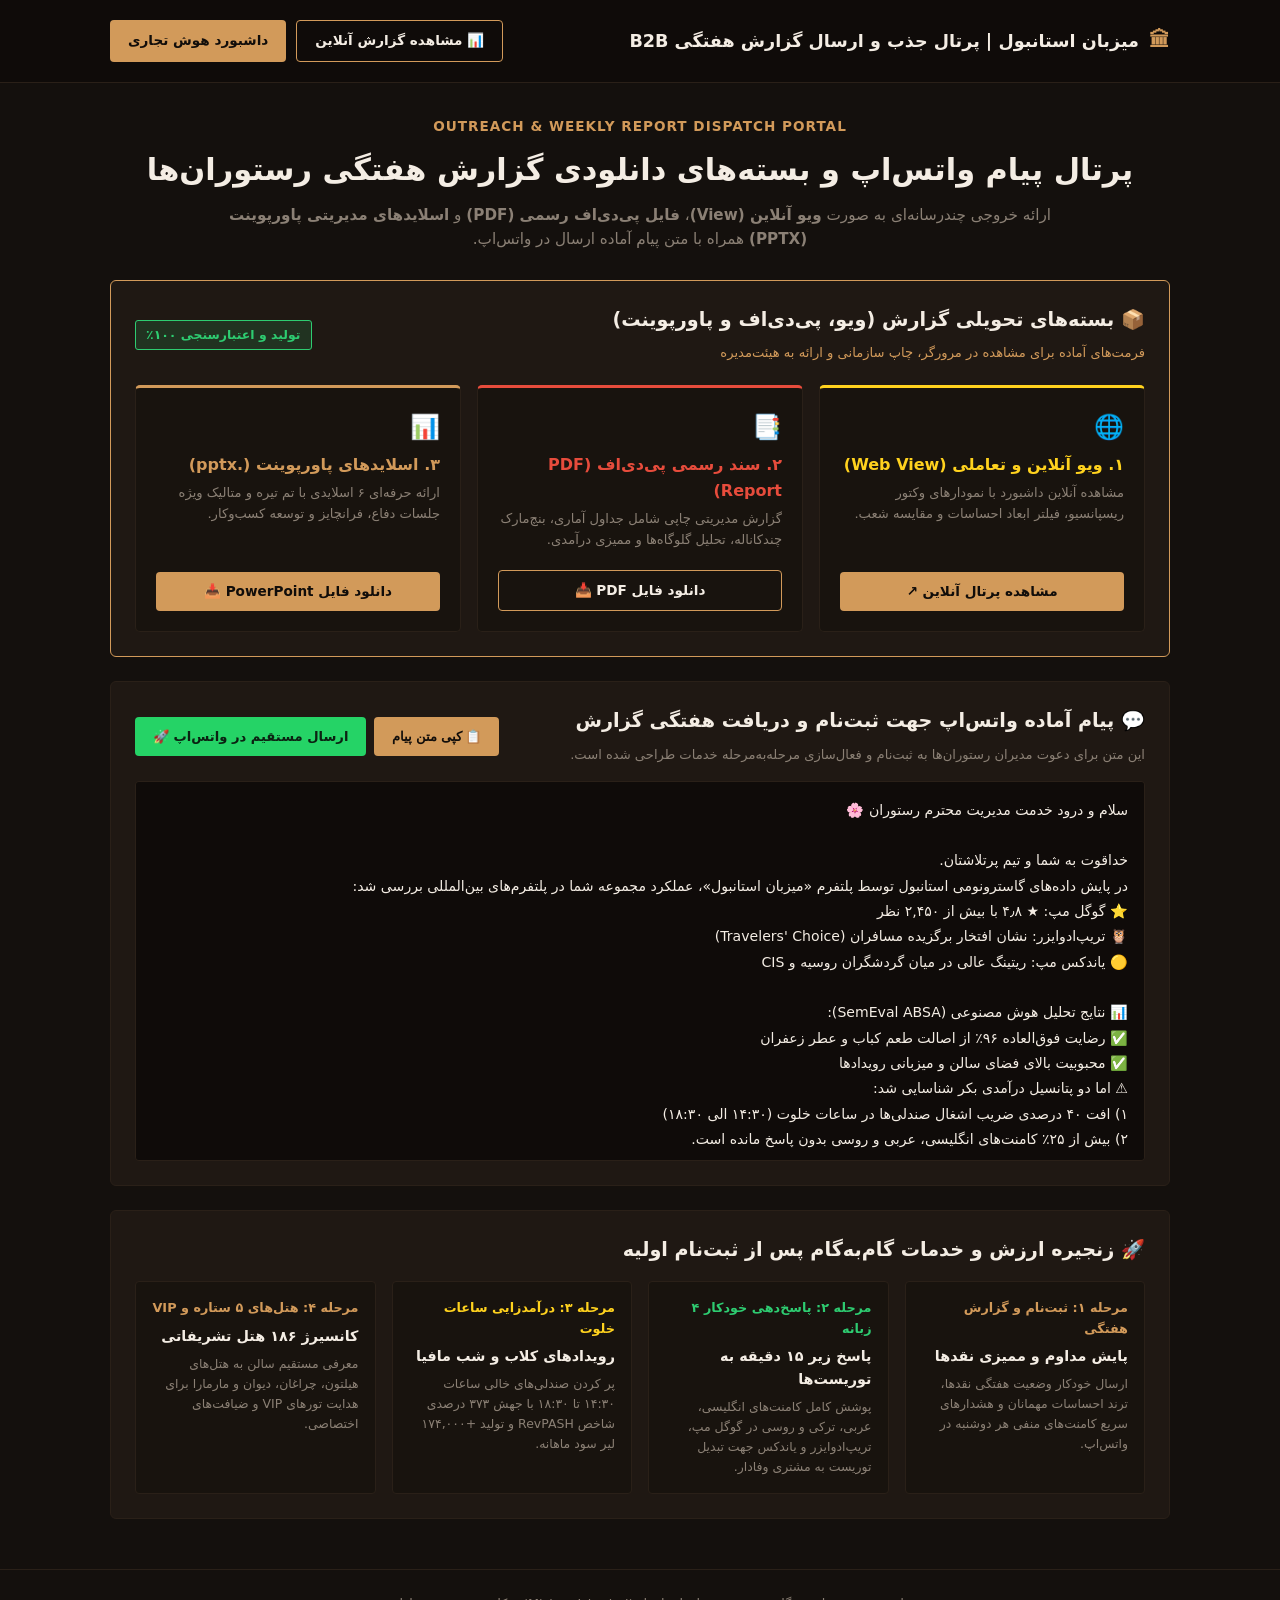
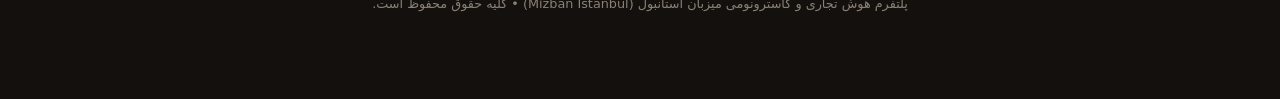
<file: whatsapp_pitch_portal.html>
<!DOCTYPE html>
<html lang="fa" dir="rtl">
<head>
  <meta charset="utf-8">
  <meta name="viewport" content="width=device-width, initial-scale=1.0">
  <title>پرتال ارتباطی B2B و پیام واتس‌اپ گزارش هفتگی رستوران‌ها | Mizban Istanbul</title>
  <meta name="description" content="پرتال اختصاصی ارسال گزارش هفتگی، پیام آماده واتس‌اپ، دانلود فایل PDF و اسلایدهای پاورپوینت برای مدیران رستوران‌های استانبول.">
  <link rel="icon" type="image/svg+xml" href="data:image/svg+xml,<svg xmlns='http://www.w3.org/2000/svg' viewBox='0 0 32 32'><text y='24' font-size='24'>💬</text></svg>">
  <style>
    :root {
      --copper: #d29a5a;
      --copper-bright: #ffd21e;
      --copper-hover: #e0ac72;
      --bg: #14100d;
      --ink-1: #0f0b09;
      --ink-2: #18130e;
      --ink-3: #1f1813;
      --text: #c8bfb5;
      --cream: #f4ede4;
      --muted: #8b8075;
      --line: #2a2018;
      --line-copper: #d29a5a;
      --whatsapp: #25d366;
      --green: #2ecc71;
    }
    * { box-sizing: border-box; margin:0; padding:0; }
    body {
      background: var(--bg);
      color: var(--text);
      font-family: system-ui, -apple-system, 'Segoe UI', Roboto, Tahoma, sans-serif;
      line-height: 1.6;
      padding-bottom: 60px;
    }
    .wrap {
      max-width: 1100px;
      margin: 0 auto;
      padding: 0 20px;
    }
    header {
      background: var(--ink-1);
      border-bottom: 1px solid var(--line);
      padding: 20px 0;
      position: sticky;
      top: 0;
      z-index: 100;
    }
    .nav-bar {
      display: flex;
      justify-content: space-between;
      align-items: center;
      flex-wrap: wrap;
      gap: 16px;
    }
    .brand {
      display: flex;
      align-items: center;
      gap: 10px;
      text-decoration: none;
      color: var(--cream);
      font-weight: 800;
      font-size: 1.1rem;
    }
    .btn {
      display: inline-flex;
      align-items: center;
      gap: 8px;
      padding: 9px 18px;
      border-radius: 4px;
      text-decoration: none;
      font-size: .85rem;
      font-weight: 700;
      transition: all .2s ease;
      cursor: pointer;
      border: none;
    }
    .btn--wa { background: var(--whatsapp); color: #0b2212; }
    .btn--wa:hover { background: #20ba5a; }
    .btn--gold { background: var(--copper); color: #110d0a; }
    .btn--gold:hover { background: var(--copper-hover); }
    .btn--ghost { background: transparent; color: var(--cream); border: 1px solid var(--line-copper); }
    .btn--ghost:hover { background: rgba(210,154,90,0.1); }
    
    .card {
      background: var(--ink-3);
      border: 1px solid var(--line);
      border-radius: 6px;
      padding: 24px;
      margin-top: 24px;
    }
    .download-grid {
      display: grid;
      grid-template-columns: repeat(auto-fit, minmax(240px, 1fr));
      gap: 16px;
      margin-top: 20px;
    }
    .download-box {
      background: var(--ink-2);
      border: 1px solid var(--line);
      padding: 20px;
      border-radius: 5px;
      display: flex;
      flex-direction: column;
      justify-content: space-between;
      gap: 12px;
    }
    pre {
      background: var(--ink-1);
      border: 1px solid var(--line);
      color: var(--cream);
      padding: 16px;
      border-radius: 4px;
      white-space: pre-wrap;
      font-family: inherit;
      font-size: .88rem;
      line-height: 1.8;
      max-height: 380px;
      overflow-y: auto;
    }
  </style>
</head>
<body>

  <!-- Navigation Header -->
  <header>
    <div class="wrap nav-bar">
      <a href="index.html" class="brand">
        <span style="color:var(--copper);font-size:1.3rem">🏛</span>
        <span>میزبان استانبول | پرتال جذب و ارسال گزارش هفتگی B2B</span>
      </a>
      <div style="display:flex;gap:10px">
        <a href="shamse_sentiment_report.html" class="btn btn--ghost">📊 مشاهده گزارش آنلاین</a>
        <a href="intelligence.html#mod-datamile" class="btn btn--gold">داشبورد هوش تجاری</a>
      </div>
    </div>
  </header>

  <main class="wrap" style="margin-top:30px">
    <!-- Hero / Headline -->
    <div style="text-align:center;margin-bottom:28px">
      <span style="color:var(--copper);font-size:.85rem;font-weight:700;letter-spacing:1px">OUTREACH & WEEKLY REPORT DISPATCH PORTAL</span>
      <h1 style="color:var(--cream);font-size:1.9rem;margin:8px 0">پرتال پیام واتس‌اپ و بسته‌های دانلودی گزارش هفتگی رستوران‌ها</h1>
      <p style="color:var(--muted);max-width:850px;margin:0 auto;font-size:.95rem">
        ارائه خروجی چندرسانه‌ای به صورت <b>ویو آنلاین (View)</b>، <b>فایل پی‌دی‌اف رسمی (PDF)</b> و <b>اسلایدهای مدیریتی پاورپوینت (PPTX)</b> همراه با متن پیام آماده ارسال در واتس‌اپ.
      </p>
    </div>

    <!-- 3 Core Deliverable Formats Grid -->
    <div class="card" style="border:1px solid var(--line-copper)">
      <div style="display:flex;justify-content:space-between;align-items:center;flex-wrap:wrap;gap:10px">
        <div>
          <h2 style="font-size:1.2rem;color:var(--cream);margin-bottom:4px">📦 بسته‌های تحویلی گزارش (ویو، پی‌دی‌اف و پاورپوینت)</h2>
          <span style="font-size:.82rem;color:var(--copper)">فرمت‌های آماده برای مشاهده در مرورگر، چاپ سازمانی و ارائه به هیئت‌مدیره</span>
        </div>
        <span style="background:rgba(46,204,113,0.15);color:var(--green);border:1px solid var(--green);padding:4px 10px;border-radius:3px;font-size:.78rem;font-weight:700">تولید و اعتبارسنجی ۱۰۰٪</span>
      </div>

      <div class="download-grid">
        <!-- 1. Web View -->
        <div class="download-box" style="border-top:3px solid #ffd21e">
          <div>
            <div style="font-size:1.5rem;margin-bottom:6px">🌐</div>
            <h3 style="color:#ffd21e;font-size:1rem;margin-bottom:4px">۱. ویو آنلاین و تعاملی (Web View)</h3>
            <p style="font-size:.82rem;color:var(--muted);margin-bottom:8px">مشاهده آنلاین داشبورد با نمودارهای وکتور ریسپانسیو، فیلتر ابعاد احساسات و مقایسه شعب.</p>
          </div>
          <a href="shamse_sentiment_report.html" target="_blank" class="btn btn--gold" style="width:100%;justify-content:center">مشاهده پرتال آنلاین ↗</a>
        </div>

        <!-- 2. PDF Document -->
        <div class="download-box" style="border-top:3px solid #e74c3c">
          <div>
            <div style="font-size:1.5rem;margin-bottom:6px">📑</div>
            <h3 style="color:#e74c3c;font-size:1rem;margin-bottom:4px">۲. سند رسمی پی‌دی‌اف (PDF Report)</h3>
            <p style="font-size:.82rem;color:var(--muted);margin-bottom:8px">گزارش مدیریتی چاپی شامل جداول آماری، بنچ‌مارک چندکاناله، تحلیل گلوگاه‌ها و ممیزی درآمدی.</p>
          </div>
          <a href="mizban_restaurant_weekly_report.pdf" download class="btn btn--ghost" style="width:100%;justify-content:center">دانلود فایل PDF 📥</a>
        </div>

        <!-- 3. PowerPoint Presentation -->
        <div class="download-box" style="border-top:3px solid #d29a5a">
          <div>
            <div style="font-size:1.5rem;margin-bottom:6px">📊</div>
            <h3 style="color:var(--copper);font-size:1rem;margin-bottom:4px">۳. اسلایدهای پاورپوینت (.pptx)</h3>
            <p style="font-size:.82rem;color:var(--muted);margin-bottom:8px">ارائه حرفه‌ای ۶ اسلایدی با تم تیره و متالیک ویژه جلسات دفاع، فرانچایز و توسعه کسب‌وکار.</p>
          </div>
          <a href="mizban_restaurant_intelligence_pitch.pptx" download class="btn btn--gold" style="width:100%;justify-content:center">دانلود فایل PowerPoint 📥</a>
        </div>
      </div>
    </div>

    <!-- WhatsApp Pitch Message Section -->
    <div class="card">
      <div style="display:flex;justify-content:space-between;align-items:center;flex-wrap:wrap;gap:12px;margin-bottom:14px">
        <div>
          <h2 style="font-size:1.2rem;color:var(--cream);margin-bottom:4px">💬 پیام آماده واتس‌اپ جهت ثبت‌نام و دریافت هفتگی گزارش</h2>
          <span style="font-size:.82rem;color:var(--muted)">این متن برای دعوت مدیران رستوران‌ها به ثبت‌نام و فعال‌سازی مرحله‌به‌مرحله خدمات طراحی شده است.</span>
        </div>
        <div style="display:flex;gap:8px">
          <button onclick="copyWhatsAppMessage()" id="btnCopyWa" class="btn btn--gold" style="font-size:.82rem">📋 کپی متن پیام</button>
          <a href="https://wa.me/905013252452?text=%D8%B3%D9%84%D8%A7%D9%85%20%D9%88%20%D8%AF%D8%B1%D9%88%D8%AF%20%D8%AE%D8%AF%D9%85%D8%AA%20%D9%85%D8%AF%DB%8C%D8%B1%DB%8C%D8%AA%20%D9%85%D8%AD%D8%AA%D8%B1%D9%85%20%D8%B1%D8%B3%D8%AA%D9%88%D8%B1%D8%A7%D9%86%20%F0%9F%8C%B8%0A%0A%D8%AE%D8%AF%D8%A7%D9%82%D9%88%D8%AA%20%D8%A8%D9%87%20%D8%B4%D9%85%D8%A7%20%D9%88%20%D8%AA%DB%8C%D9%85%20%D9%BE%D8%B1%D8%AA%D9%84%D8%A7%D8%B4%D8%AA%D8%A7%D9%86.%0A%D8%AF%D8%B1%20%D9%BE%D8%A7%DB%8C%D8%B4%20%D8%AF%D8%A7%D8%AF%D9%87%E2%80%8C%D9%87%D8%A7%DB%8C%20%DA%AF%D8%A7%D8%B3%D8%AA%D8%B1%D9%88%D9%86%D9%88%D9%85%DB%8C%20%D8%A7%D8%B3%D8%AA%D8%A7%D9%86%D8%A8%D9%88%D9%84%20%D8%AA%D9%88%D8%B3%D8%B7%20%D9%BE%D9%84%D8%AA%D9%81%D8%B1%D9%85%20%C2%AB%D9%85%DB%8C%D8%B2%D8%A8%D8%A7%D9%86%20%D8%A7%D8%B3%D8%AA%D8%A7%D9%86%D8%A8%D9%88%D9%84%C2%BB%D8%8C%20%D8%B9%D9%85%D9%84%DA%A9%D8%B1%D8%AF%20%D9%85%D8%AC%D9%85%D9%88%D8%B9%D9%87%20%D8%B4%D9%85%D8%A7%20%D8%AF%D8%B1%20%D9%BE%D9%84%D8%AA%D9%81%D8%B1%D9%85%E2%80%8C%D9%87%D8%A7%DB%8C%20%D8%A8%DB%8C%D9%86%E2%80%8C%D8%A7%D9%84%D9%85%D9%84%D9%84%DB%8C%20%D8%A8%D8%B1%D8%B1%D8%B3%DB%8C%20%D8%B4%D8%AF%3A%0A%E2%AD%90%20%DA%AF%D9%88%DA%AF%D9%84%20%D9%85%D9%BE%3A%20%E2%98%85%20%DB%B4%D9%AB%DB%B8%20%D8%A8%D8%A7%20%D8%A8%DB%8C%D8%B4%20%D8%A7%D8%B2%20%DB%B2%2C%DB%B4%DB%B5%DB%B0%20%D9%86%D8%B8%D8%B1%0A%F0%9F%A6%89%20%D8%AA%D8%B1%DB%8C%D9%BE%E2%80%8C%D8%A7%D8%AF%D9%88%D8%A7%DB%8C%D8%B2%D8%B1%3A%20%D9%86%D8%B4%D8%A7%D9%86%20%D8%A7%D9%81%D8%AA%D8%AE%D8%A7%D8%B1%20%D8%A8%D8%B1%DA%AF%D8%B2%DB%8C%D8%AF%D9%87%20%D9%85%D8%B3%D8%A7%D9%81%D8%B1%D8%A7%D9%86%20%28Travelers%27%20Choice%29%0A%F0%9F%9F%A1%20%DB%8C%D8%A7%D9%86%D8%AF%DA%A9%D8%B3%20%D9%85%D9%BE%3A%20%D8%B1%DB%8C%D8%AA%DB%8C%D9%86%DA%AF%20%D8%B9%D8%A7%D9%84%DB%8C%20%D8%AF%D8%B1%20%D9%85%DB%8C%D8%A7%D9%86%20%DA%AF%D8%B1%D8%AF%D8%B4%DA%AF%D8%B1%D8%A7%D9%86%20%D8%B1%D9%88%D8%B3%DB%8C%D9%87%20%D9%88%20CIS%0A%0A%F0%9F%93%8A%20%D9%86%D8%AA%D8%A7%DB%8C%D8%AC%20%D8%AA%D8%AD%D9%84%DB%8C%D9%84%20%D9%87%D9%88%D8%B4%20%D9%85%D8%B5%D9%86%D9%88%D8%B9%DB%8C%20%28SemEval%20ABSA%29%3A%0A%E2%9C%85%20%D8%B1%D8%B6%D8%A7%DB%8C%D8%AA%20%D9%81%D9%88%D9%82%E2%80%8C%D8%A7%D9%84%D8%B9%D8%A7%D8%AF%D9%87%20%DB%B9%DB%B6%D9%AA%20%D8%A7%D8%B2%20%D8%A7%D8%B5%D8%A7%D9%84%D8%AA%20%D8%B7%D8%B9%D9%85%20%DA%A9%D8%A8%D8%A7%D8%A8%20%D9%88%20%D8%B9%D8%B7%D8%B1%20%D8%B2%D8%B9%D9%81%D8%B1%D8%A7%D9%86%0A%E2%9C%85%20%D9%85%D8%AD%D8%A8%D9%88%D8%A8%DB%8C%D8%AA%20%D8%A8%D8%A7%D9%84%D8%A7%DB%8C%20%D9%81%D8%B6%D8%A7%DB%8C%20%D8%B3%D8%A7%D9%84%D9%86%20%D9%88%20%D9%85%DB%8C%D8%B2%D8%A8%D8%A7%D9%86%DB%8C%20%D8%B1%D9%88%DB%8C%D8%AF%D8%A7%D8%AF%D9%87%D8%A7%0A%E2%9A%A0%EF%B8%8F%20%D8%A7%D9%85%D8%A7%20%D8%AF%D9%88%20%D9%BE%D8%AA%D8%A7%D9%86%D8%B3%DB%8C%D9%84%20%D8%AF%D8%B1%D8%A2%D9%85%D8%AF%DB%8C%20%D8%A8%DA%A9%D8%B1%20%D8%B4%D9%86%D8%A7%D8%B3%D8%A7%DB%8C%DB%8C%20%D8%B4%D8%AF%3A%0A%DB%B1%29%20%D8%A7%D9%81%D8%AA%20%DB%B4%DB%B0%20%D8%AF%D8%B1%D8%B5%D8%AF%DB%8C%20%D8%B6%D8%B1%DB%8C%D8%A8%20%D8%A7%D8%B4%D8%BA%D8%A7%D9%84%20%D8%B5%D9%86%D8%AF%D9%84%DB%8C%E2%80%8C%D9%87%D8%A7%20%D8%AF%D8%B1%20%D8%B3%D8%A7%D8%B9%D8%A7%D8%AA%20%D8%AE%D9%84%D9%88%D8%AA%20%28%DB%B1%DB%B4%3A%DB%B3%DB%B0%20%D8%A7%D9%84%DB%8C%20%DB%B1%DB%B8%3A%DB%B3%DB%B0%29%0A%DB%B2%29%20%D8%A8%DB%8C%D8%B4%20%D8%A7%D8%B2%20%DB%B2%DB%B5%D9%AA%20%DA%A9%D8%A7%D9%85%D9%86%D8%AA%E2%80%8C%D9%87%D8%A7%DB%8C%20%D8%A7%D9%86%DA%AF%D9%84%DB%8C%D8%B3%DB%8C%D8%8C%20%D8%B9%D8%B1%D8%A8%DB%8C%20%D9%88%20%D8%B1%D9%88%D8%B3%DB%8C%20%D8%A8%D8%AF%D9%88%D9%86%20%D9%BE%D8%A7%D8%B3%D8%AE%20%D9%85%D8%A7%D9%86%D8%AF%D9%87%20%D8%A7%D8%B3%D8%AA.%0A%0A%F0%9F%8E%81%20%D9%87%D8%AF%DB%8C%D9%87%20%D9%85%D8%A7%20%D8%A8%D9%87%20%D8%B4%D9%85%D8%A7%3A%0A%DA%A9%D8%A7%D9%81%DB%8C%D8%B3%D8%AA%20%D8%AF%D8%B1%20%D9%BE%D9%84%D8%AA%D9%81%D8%B1%D9%85%20%C2%AB%D9%85%DB%8C%D8%B2%D8%A8%D8%A7%D9%86%20%D8%A7%D8%B3%D8%AA%D8%A7%D9%86%D8%A8%D9%88%D9%84%C2%BB%20%D8%AB%D8%A8%D8%AA%E2%80%8C%D9%86%D8%A7%D9%85%20%D8%A7%D9%88%D9%84%DB%8C%D9%87%20%DA%A9%D9%86%DB%8C%D8%AF%20%D8%AA%D8%A7%3A%0A%DB%B1%EF%B8%8F%E2%83%A3%20%D9%87%D8%B1%20%D9%87%D9%81%D8%AA%D9%87%20%DA%AF%D8%B2%D8%A7%D8%B1%D8%B4%20%D8%AA%D8%AD%D9%84%DB%8C%D9%84%DB%8C%20%D8%AC%D8%A7%D9%85%D8%B9%20%D9%88%D8%B6%D8%B9%DB%8C%D8%AA%20%D9%86%D8%B8%D8%B1%D8%A7%D8%AA%D8%8C%20%D8%B1%D9%82%D8%A8%D8%A7%20%D9%88%20%D9%87%D8%B4%D8%AF%D8%A7%D8%B1%D9%87%D8%A7%DB%8C%20%D9%81%D9%88%D8%B1%DB%8C%20%D8%B1%D8%A7%20%D8%AF%D8%B1%20%D9%88%D8%A7%D8%AA%D8%B3%E2%80%8C%D8%A7%D9%BE%20%D8%AF%D8%B1%DB%8C%D8%A7%D9%81%D8%AA%20%DA%A9%D9%86%DB%8C%D8%AF.%0A%DB%B2%EF%B8%8F%E2%83%A3%20%D9%BE%D8%A7%D8%B3%D8%AE%E2%80%8C%D8%AF%D9%87%DB%8C%20%D8%AE%D9%88%D8%AF%DA%A9%D8%A7%D8%B1%20%DB%B4%20%D8%B2%D8%A8%D8%A7%D9%86%D9%87%20%28%D8%B2%DB%8C%D8%B1%20%DB%B1%DB%B5%20%D8%AF%D9%82%DB%8C%D9%82%D9%87%29%20%D8%A8%D9%87%20%DA%A9%D8%A7%D9%85%D9%86%D8%AA%E2%80%8C%D9%87%D8%A7%DB%8C%20%DA%AF%D9%88%DA%AF%D9%84%20%D9%85%D9%BE%D8%8C%20%D8%AA%D8%B1%DB%8C%D9%BE%E2%80%8C%D8%A7%D8%AF%D9%88%D8%A7%DB%8C%D8%B2%D8%B1%20%D9%88%20%DB%8C%D8%A7%D9%86%D8%AF%DA%A9%D8%B3%20%D8%A8%D8%B1%D8%A7%DB%8C%20%D8%B4%D9%85%D8%A7%20%D9%81%D8%B9%D8%A7%D9%84%20%D8%B4%D9%88%D8%AF.%0A%DB%B3%EF%B8%8F%E2%83%A3%20%D8%A8%D8%A7%20%D8%B1%D9%88%DB%8C%D8%AF%D8%A7%D8%AF%D9%87%D8%A7%DB%8C%20%DA%A9%D9%84%D8%A7%D8%A8%20%D9%88%20%D8%AF%D9%88%D8%B1%D9%87%D9%85%DB%8C%E2%80%8C%D9%87%D8%A7%D8%8C%20%D8%B3%D8%A7%D8%B9%D8%A7%D8%AA%20%D8%AE%D9%84%D9%88%D8%AA%20%D8%B3%D8%A7%D9%84%D9%86%20%D8%B4%D9%85%D8%A7%20%D9%85%D8%A7%D9%87%D8%A7%D9%86%D9%87%20%D8%AA%D8%A7%20%2B%DB%B1%DB%B7%DB%B4%D9%AC%DB%B0%DB%B0%DB%B0%20%D9%84%DB%8C%D8%B1%20%D8%B3%D9%88%D8%AF%20%D9%86%D8%A7%D8%AE%D8%A7%D9%84%D8%B5%20%D9%85%D8%A7%D8%B2%D8%A7%D8%AF%20%D8%A8%D8%B3%D8%A7%D8%B2%D8%AF.%0A%DB%B4%EF%B8%8F%E2%83%A3%20%D8%B3%D8%A7%D9%84%D9%86%20%D8%B4%D9%85%D8%A7%20%D9%85%D8%B3%D8%AA%D9%82%DB%8C%D9%85%D8%A7%D9%8B%20%D8%A8%D9%87%20%DA%A9%D8%A7%D9%86%D8%B3%DB%8C%D8%B1%DA%98%20%DB%B1%DB%B8%DB%B6%20%D9%87%D8%AA%D9%84%20%DB%B5%20%D8%B3%D8%AA%D8%A7%D8%B1%D9%87%20%D8%A7%D8%B3%D8%AA%D8%A7%D9%86%D8%A8%D9%88%D9%84%20%D8%AC%D9%87%D8%AA%20%D9%BE%D8%B0%DB%8C%D8%B1%D8%A7%DB%8C%DB%8C%20VIP%20%D9%85%D8%AA%D8%B5%D9%84%20%DA%AF%D8%B1%D8%AF%D8%AF.%0A%0A%F0%9F%93%A5%20%DA%AF%D8%B2%D8%A7%D8%B1%D8%B4%20%D9%87%D9%81%D8%AA%DA%AF%DB%8C%20%DA%A9%D8%A7%D9%85%D9%84%D8%8C%20%D9%81%D8%A7%DB%8C%D9%84%20PDF%20%D9%88%20%D8%A7%D8%B3%D9%84%D8%A7%DB%8C%D8%AF%D9%87%D8%A7%DB%8C%20%D9%BE%D8%A7%D9%88%D8%B1%D9%BE%D9%88%DB%8C%D9%86%D8%AA%20%D8%A8%D8%B1%D8%A7%DB%8C%20%D8%B4%D9%85%D8%A7%20%D8%A2%D9%85%D8%A7%D8%AF%D9%87%20%D8%A7%D8%B3%D8%AA%3A%0A%F0%9F%8C%90%20%D9%85%D8%B4%D8%A7%D9%87%D8%AF%D9%87%20%D8%AF%D8%A7%D8%B4%D8%A8%D9%88%D8%B1%D8%AF%3A%20https%3A//shamse-restaurant.pages.dev/whatsapp_pitch_portal.html%0A%0A%D8%AC%D9%87%D8%AA%20%D9%81%D8%B9%D8%A7%D9%84%E2%80%8C%D8%B3%D8%A7%D8%B2%DB%8C%20%D8%B1%D8%A7%DB%8C%DA%AF%D8%A7%D9%86%20%D9%88%20%D9%87%D9%85%D8%A7%D9%87%D9%86%DA%AF%DB%8C%20%DA%AF%D9%81%D8%AA%DA%AF%D9%88%DB%8C%20%DA%A9%D9%88%D8%AA%D8%A7%D9%87%D8%8C%20%D9%84%D8%B7%D9%81%D8%A7%D9%8B%20%D9%87%D9%85%DB%8C%D9%86%E2%80%8C%D8%AC%D8%A7%20%D8%A8%D9%87%20%D9%85%D8%A7%20%D9%BE%DB%8C%D8%A7%D9%85%20%D8%AF%D9%87%DB%8C%D8%AF.%20%D9%85%D8%B4%D8%AA%D8%A7%D9%82%20%D9%87%D9%85%DA%A9%D8%A7%D8%B1%DB%8C%20%D8%A8%D8%A7%20%D8%B4%D9%85%D8%A7%20%D9%87%D8%B3%D8%AA%DB%8C%D9%85%21%20%F0%9F%A4%9D" target="_blank" class="btn btn--wa" style="font-size:.82rem">ارسال مستقیم در واتس‌اپ 🚀</a>
        </div>
      </div>

      <pre id="waMessageText">سلام و درود خدمت مدیریت محترم رستوران 🌸

خداقوت به شما و تیم پرتلاشتان.
در پایش داده‌های گاسترونومی استانبول توسط پلتفرم «میزبان استانبول»، عملکرد مجموعه شما در پلتفرم‌های بین‌المللی بررسی شد:
⭐ گوگل مپ: ★ ۴٫۸ با بیش از ۲,۴۵۰ نظر
🦉 تریپ‌ادوایزر: نشان افتخار برگزیده مسافران (Travelers' Choice)
🟡 یاندکس مپ: ریتینگ عالی در میان گردشگران روسیه و CIS

📊 نتایج تحلیل هوش مصنوعی (SemEval ABSA):
✅ رضایت فوق‌العاده ۹۶٪ از اصالت طعم کباب و عطر زعفران
✅ محبوبیت بالای فضای سالن و میزبانی رویدادها
⚠️ اما دو پتانسیل درآمدی بکر شناسایی شد:
۱) افت ۴۰ درصدی ضریب اشغال صندلی‌ها در ساعات خلوت (۱۴:۳۰ الی ۱۸:۳۰)
۲) بیش از ۲۵٪ کامنت‌های انگلیسی، عربی و روسی بدون پاسخ مانده است.

🎁 هدیه ما به شما:
کافیست در پلتفرم «میزبان استانبول» ثبت‌نام اولیه کنید تا:
۱️⃣ هر هفته گزارش تحلیلی جامع وضعیت نظرات، رقبا و هشدارهای فوری را در واتس‌اپ دریافت کنید.
۲️⃣ پاسخ‌دهی خودکار ۴ زبانه (زیر ۱۵ دقیقه) به کامنت‌های گوگل مپ، تریپ‌ادوایزر و یاندکس برای شما فعال شود.
۳️⃣ با رویدادهای کلاب و دورهمی‌ها، ساعات خلوت سالن شما ماهانه تا +۱۷۴٬۰۰۰ لیر سود ناخالص مازاد بسازد.
۴️⃣ سالن شما مستقیماً به کانسیرژ ۱۸۶ هتل ۵ ستاره استانبول جهت پذیرایی VIP متصل گردد.

📥 گزارش هفتگی کامل، فایل PDF و اسلایدهای پاورپوینت برای شما آماده است:
🌐 مشاهده داشبورد: https://shamse-restaurant.pages.dev/whatsapp_pitch_portal.html

جهت فعال‌سازی رایگان و هماهنگی گفتگوی کوتاه، لطفاً همین‌جا به ما پیام دهید. مشتاق همکاری با شما هستیم! 🤝</pre>
    </div>

    <!-- Step-by-Step Value Unlock Roadmap -->
    <div class="card">
      <h2 style="font-size:1.2rem;color:var(--cream);margin-bottom:16px">🚀 زنجیره ارزش و خدمات گام‌به‌گام پس از ثبت‌نام اولیه</h2>
      <div style="display:grid;grid-template-columns:repeat(auto-fit, minmax(220px, 1fr));gap:16px">
        <div style="background:var(--ink-2);border:1px solid var(--line);padding:16px;border-radius:4px">
          <div style="font-size:.8rem;color:var(--copper);font-weight:700">مرحله ۱: ثبت‌نام و گزارش هفتگی</div>
          <div style="font-size:.9rem;color:var(--cream);font-weight:800;margin:6px 0">پایش مداوم و ممیزی نقدها</div>
          <p style="font-size:.78rem;color:var(--muted)">ارسال خودکار وضعیت هفتگی نقدها، ترند احساسات مهمانان و هشدارهای سریع کامنت‌های منفی هر دوشنبه در واتس‌اپ.</p>
        </div>

        <div style="background:var(--ink-2);border:1px solid var(--line);padding:16px;border-radius:4px">
          <div style="font-size:.8rem;color:#2ecc71;font-weight:700">مرحله ۲: پاسخ‌دهی خودکار ۴ زبانه</div>
          <div style="font-size:.9rem;color:var(--cream);font-weight:800;margin:6px 0">پاسخ زیر ۱۵ دقیقه به توریست‌ها</div>
          <p style="font-size:.78rem;color:var(--muted)">پوشش کامل کامنت‌های انگلیسی، عربی، ترکی و روسی در گوگل مپ، تریپ‌ادوایزر و یاندکس جهت تبدیل توریست به مشتری وفادار.</p>
        </div>

        <div style="background:var(--ink-2);border:1px solid var(--line);padding:16px;border-radius:4px">
          <div style="font-size:.8rem;color:#ffd21e;font-weight:700">مرحله ۳: درآمدزایی ساعات خلوت</div>
          <div style="font-size:.9rem;color:var(--cream);font-weight:800;margin:6px 0">رویدادهای کلاب و شب مافیا</div>
          <p style="font-size:.78rem;color:var(--muted)">پر کردن صندلی‌های خالی ساعات ۱۴:۳۰ تا ۱۸:۳۰ با جهش ۳۷۳ درصدی شاخص RevPASH و تولید +۱۷۴,۰۰۰ لیر سود ماهانه.</p>
        </div>

        <div style="background:var(--ink-2);border:1px solid var(--line);padding:16px;border-radius:4px">
          <div style="font-size:.8rem;color:#d29a5a;font-weight:700">مرحله ۴: هتل‌های ۵ ستاره و VIP</div>
          <div style="font-size:.9rem;color:var(--cream);font-weight:800;margin:6px 0">کانسیرژ ۱۸۶ هتل تشریفاتی</div>
          <p style="font-size:.78rem;color:var(--muted)">معرفی مستقیم سالن به هتل‌های هیلتون، چراغان، دیوان و مارمارا برای هدایت تورهای VIP و ضیافت‌های اختصاصی.</p>
        </div>
      </div>
    </div>
  </main>

  <footer style="margin-top:50px;border-top:1px solid var(--line);padding:24px 0;text-align:center;font-size:.8rem;color:var(--muted)">
    <div class="wrap">
      پلتفرم هوش تجاری و گاسترونومی میزبان استانبول (Mizban Istanbul) • کلیه حقوق محفوظ است.
    </div>
  </footer>

  <script>
    function copyWhatsAppMessage() {
      var text = document.getElementById('waMessageText').innerText;
      navigator.clipboard.writeText(text).then(function() {
        var btn = document.getElementById('btnCopyWa');
        btn.textContent = '✅ پیام کپی شد!';
        setTimeout(function() {
          btn.textContent = '📋 کپی متن پیام';
        }, 2500);
      });
    }
  </script>
</body>
</html>
</file>
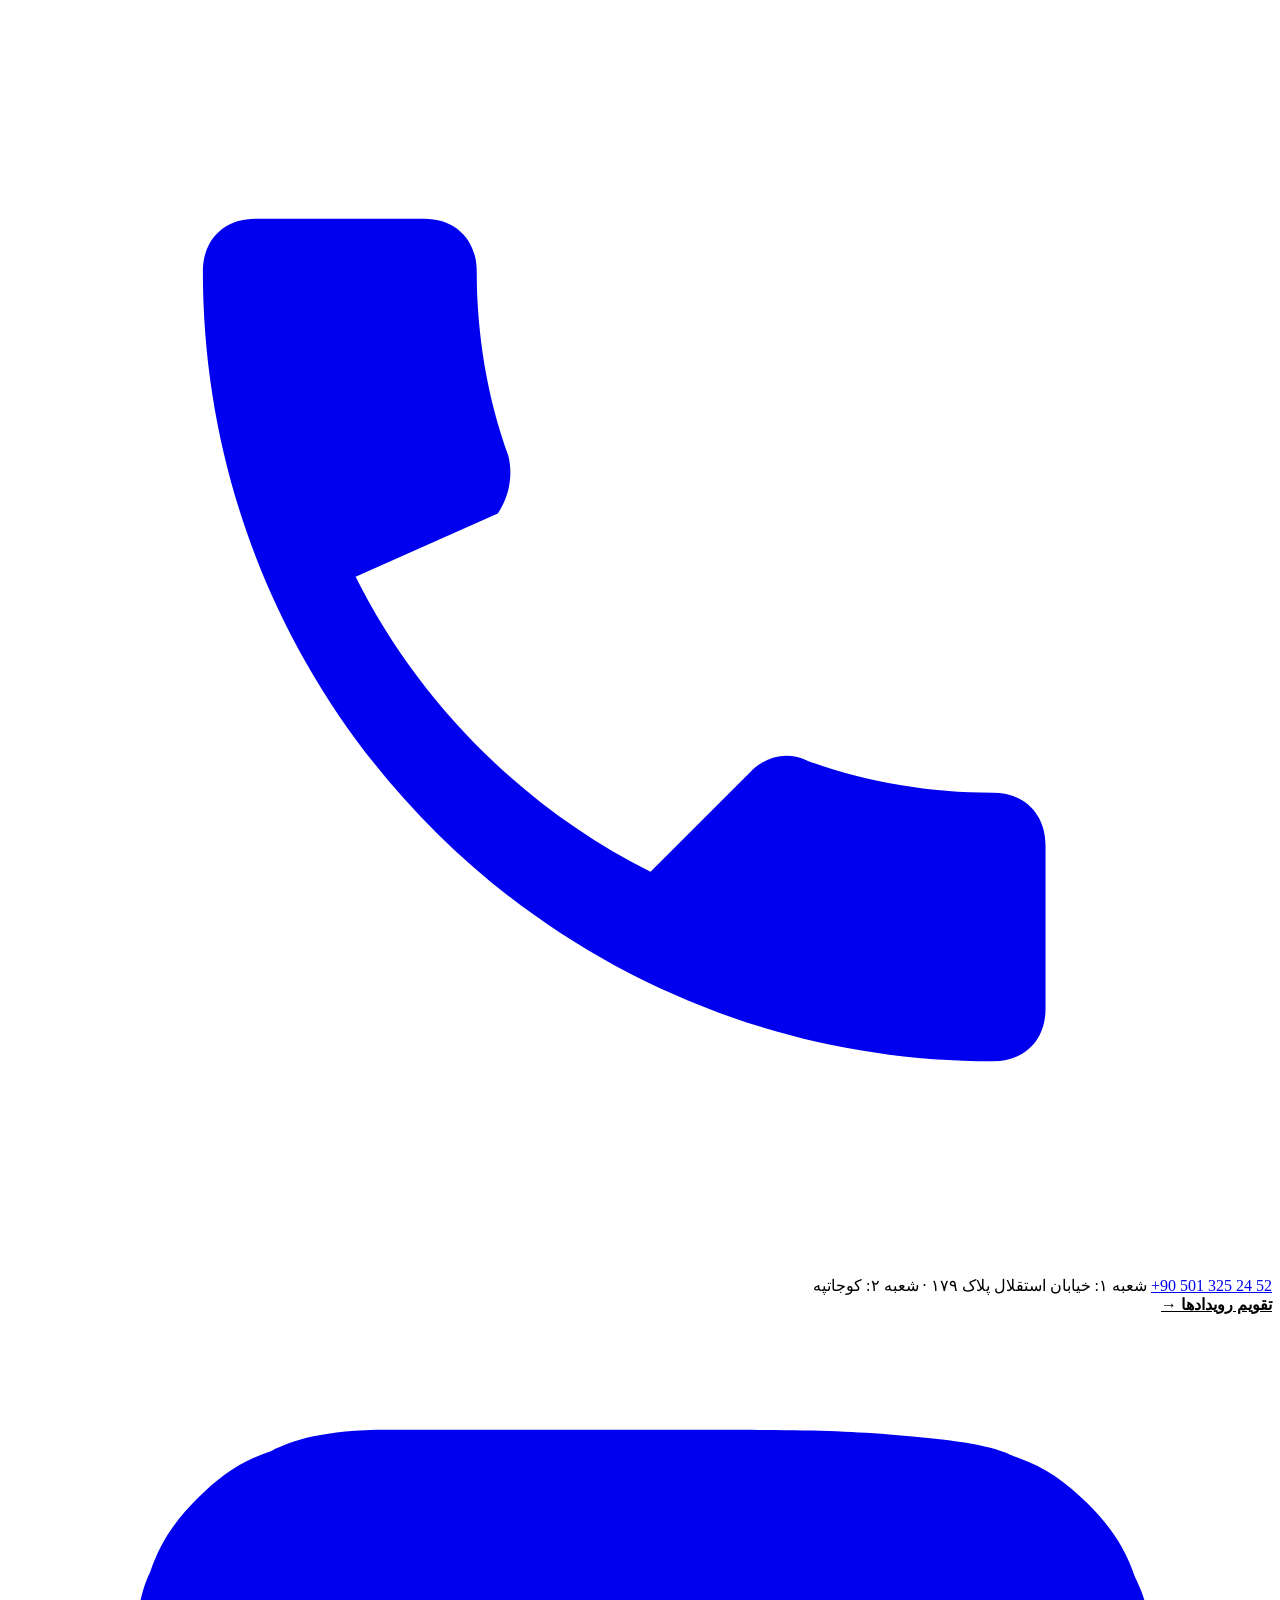
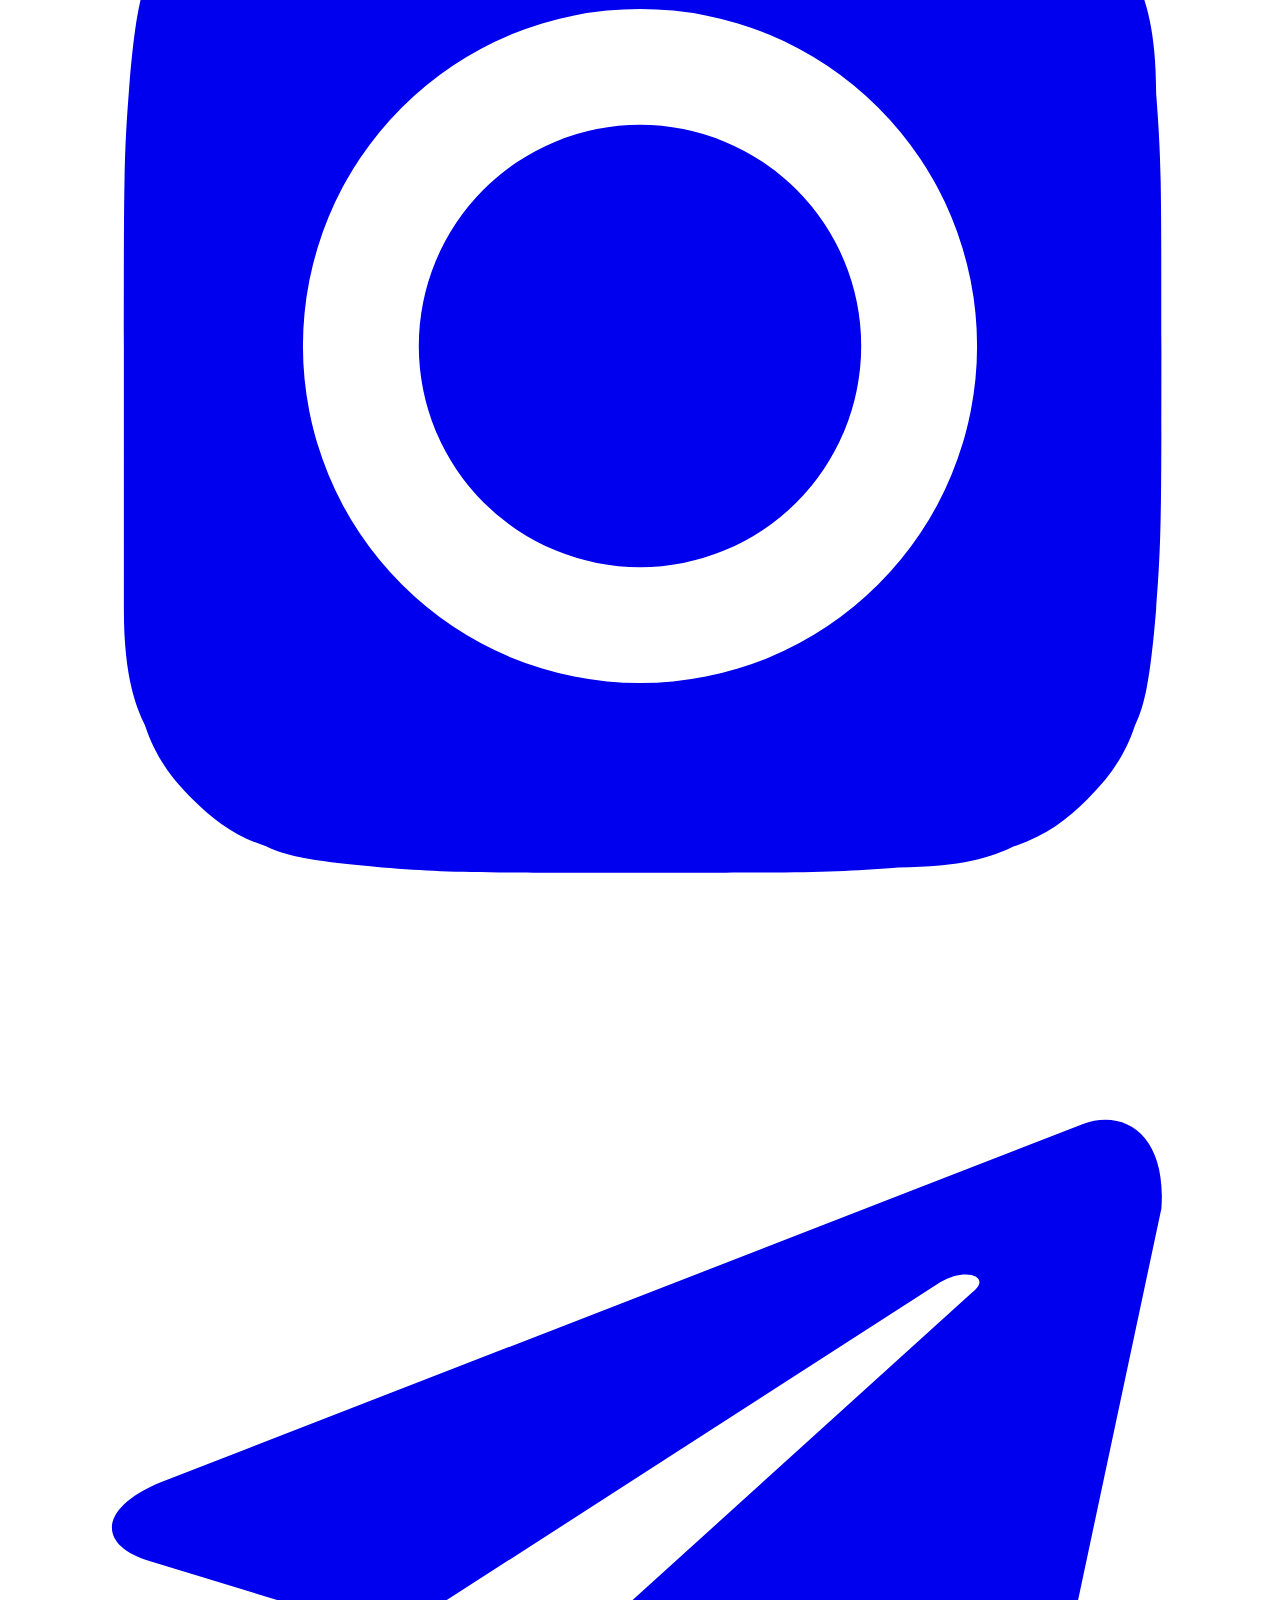
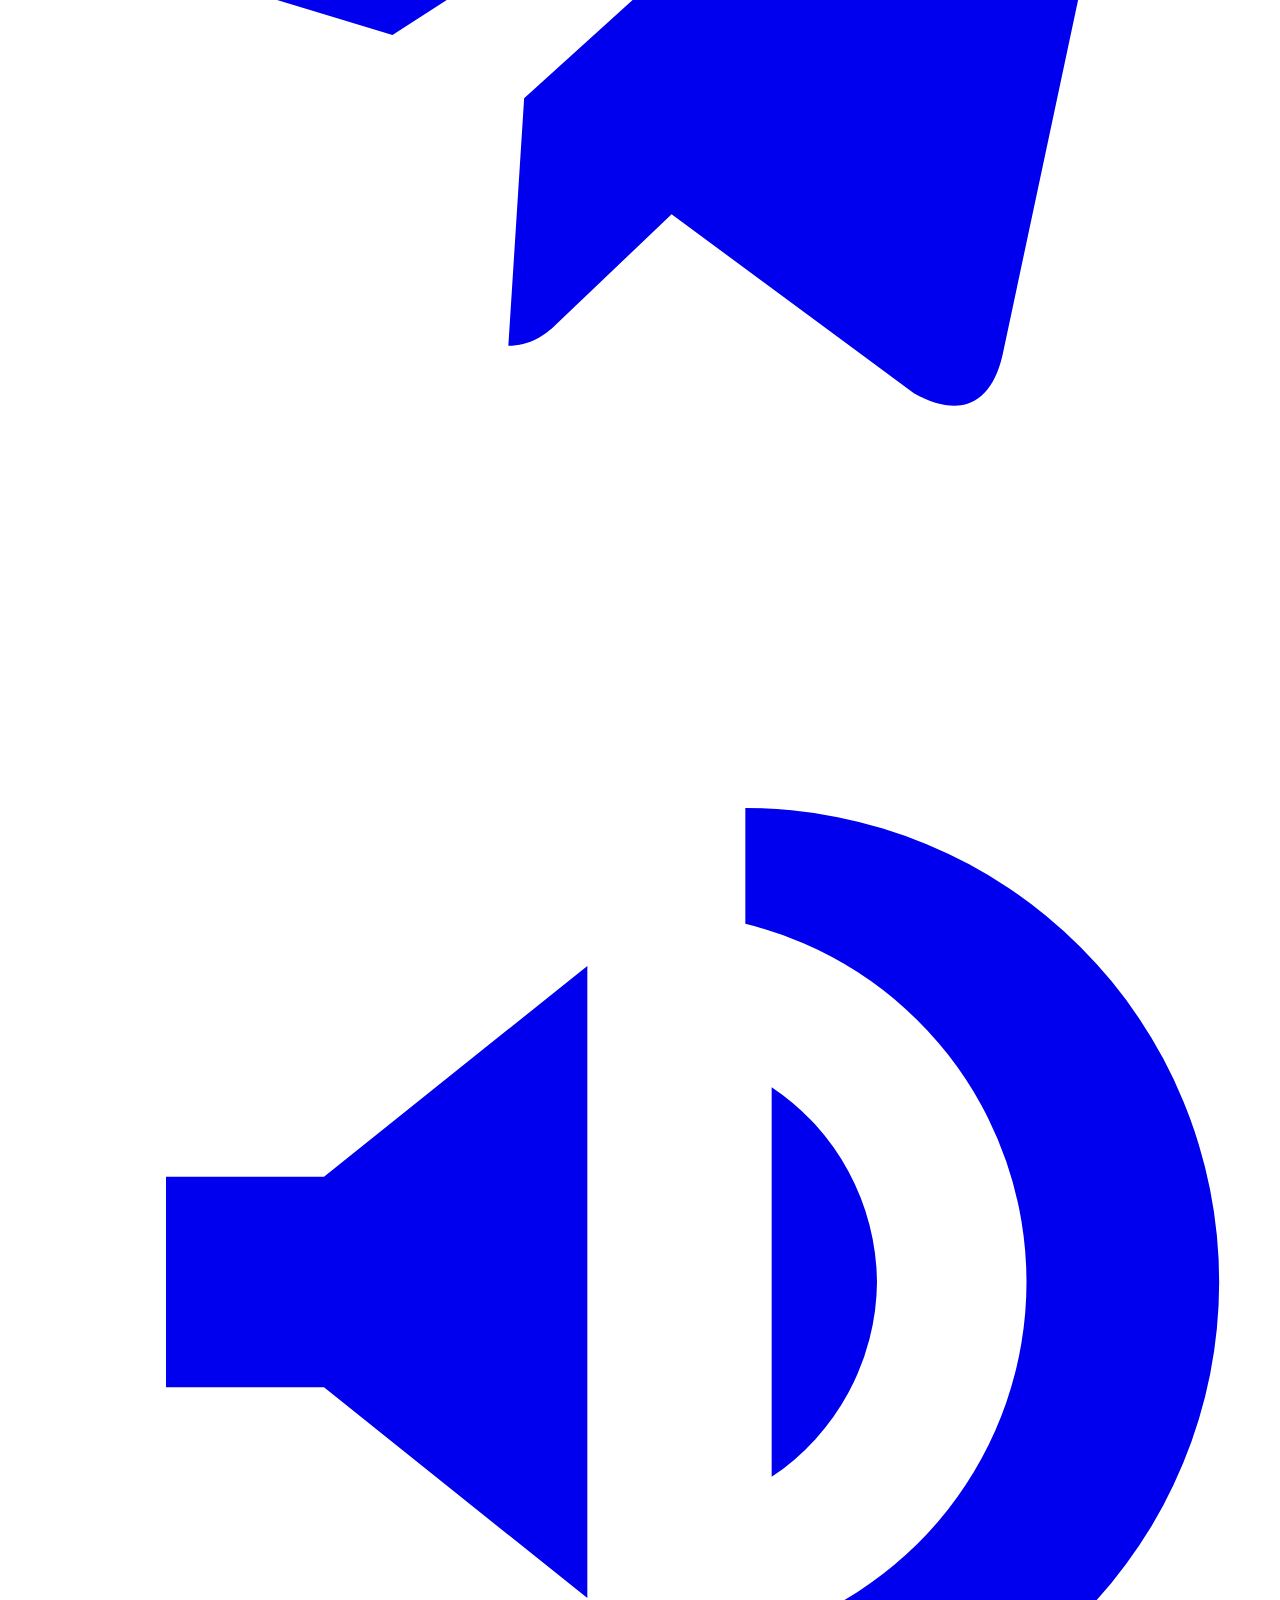
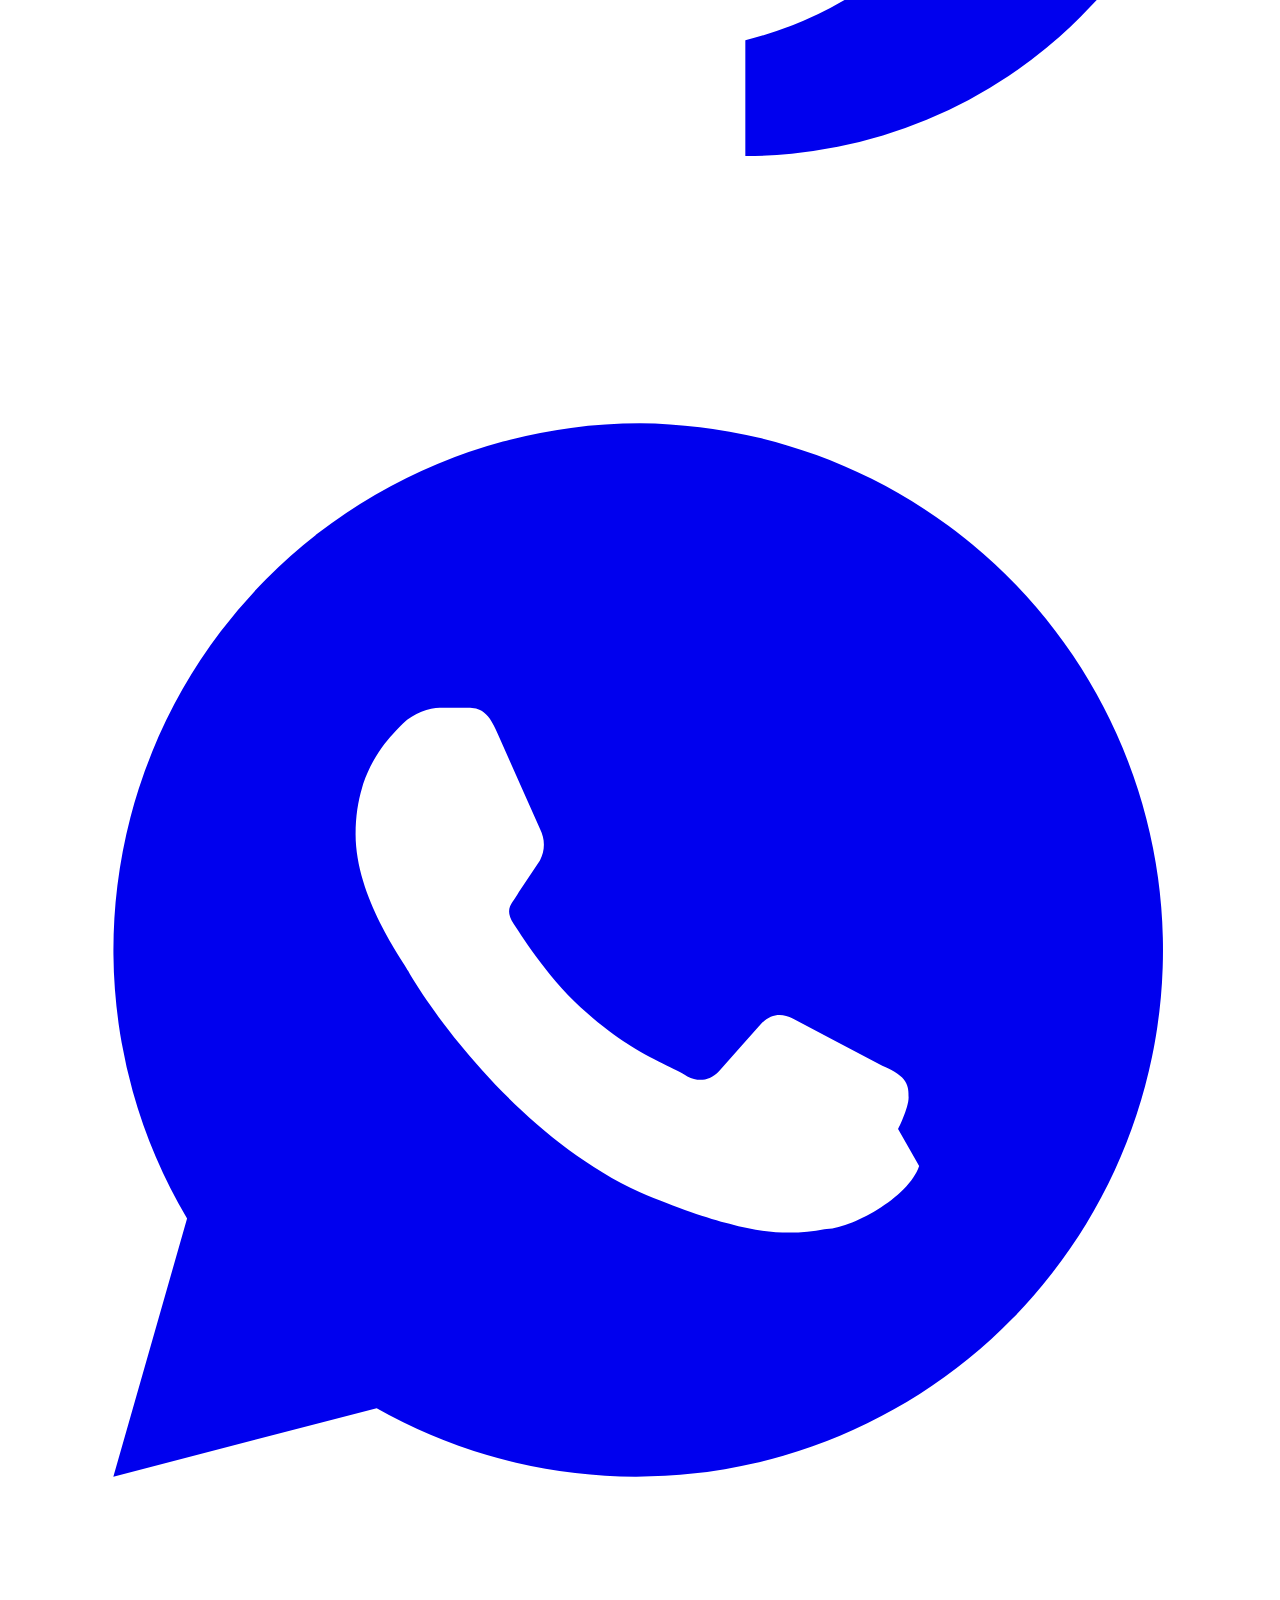
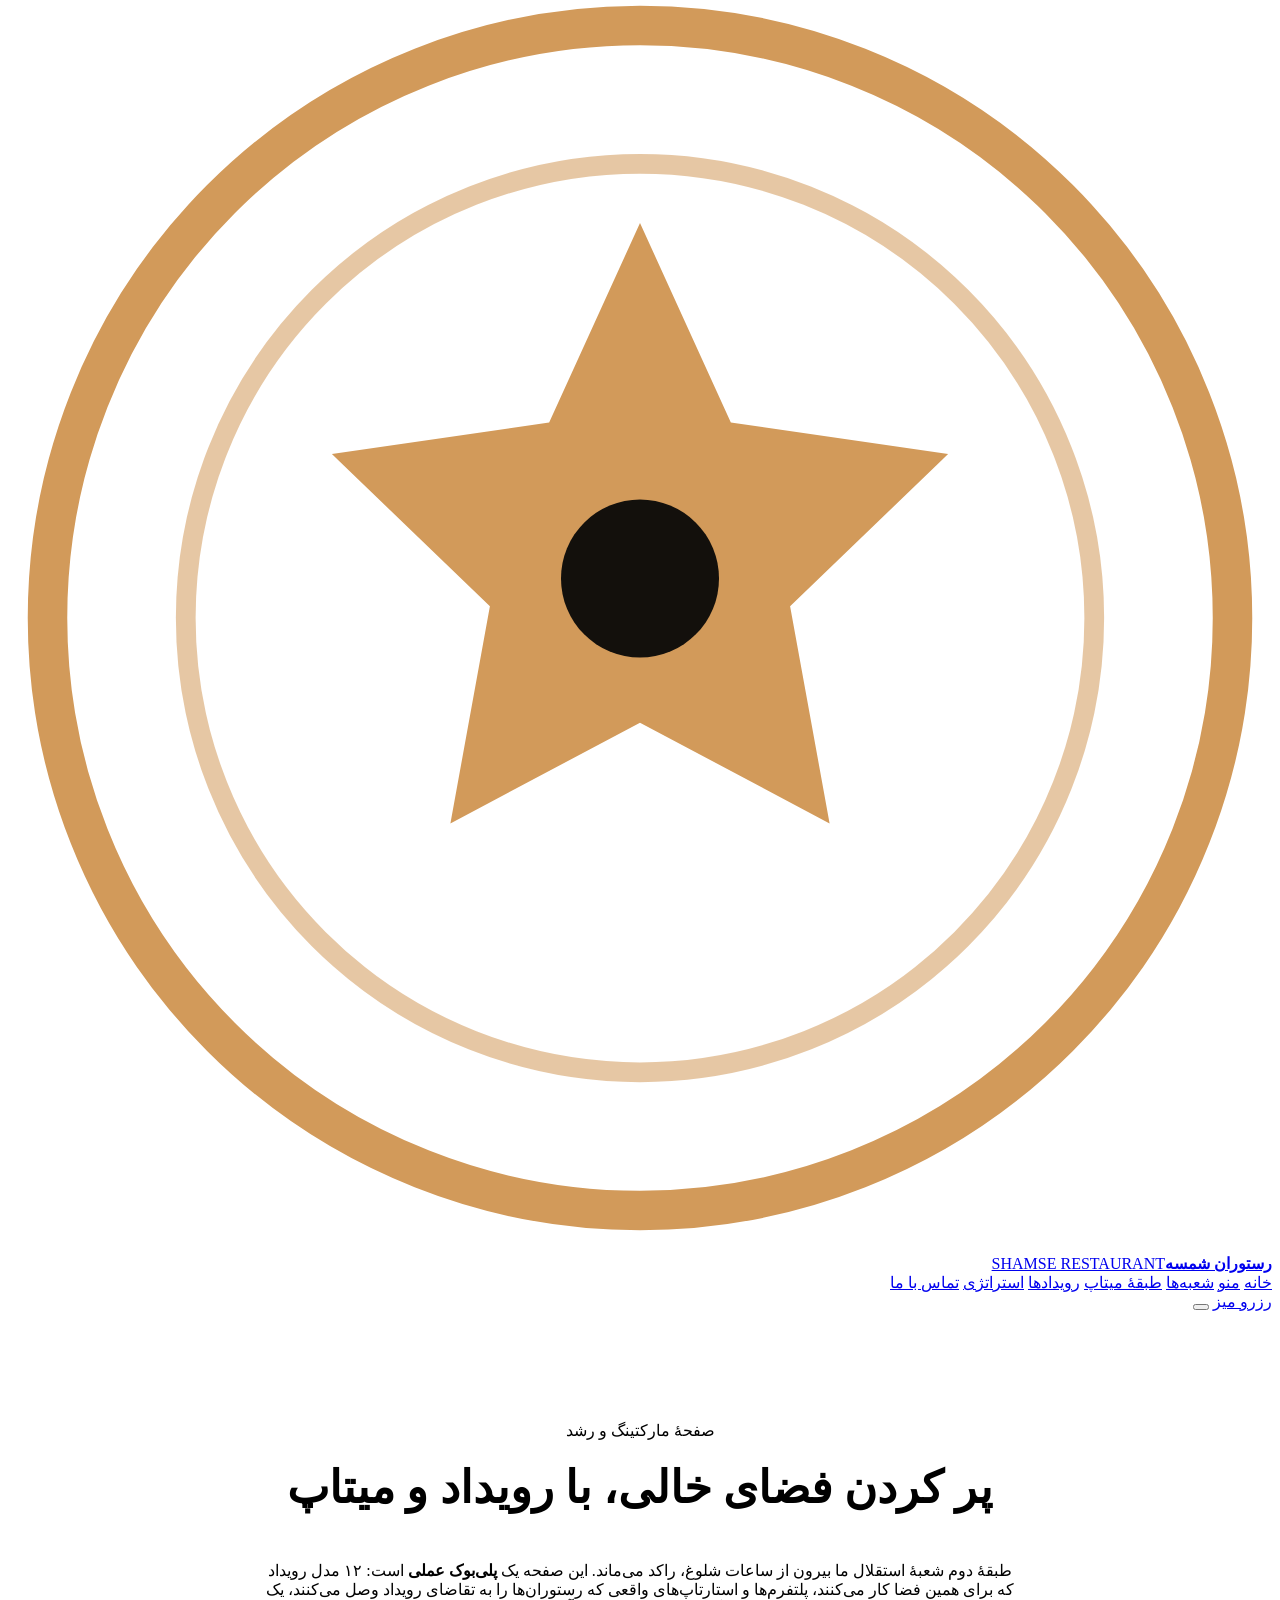
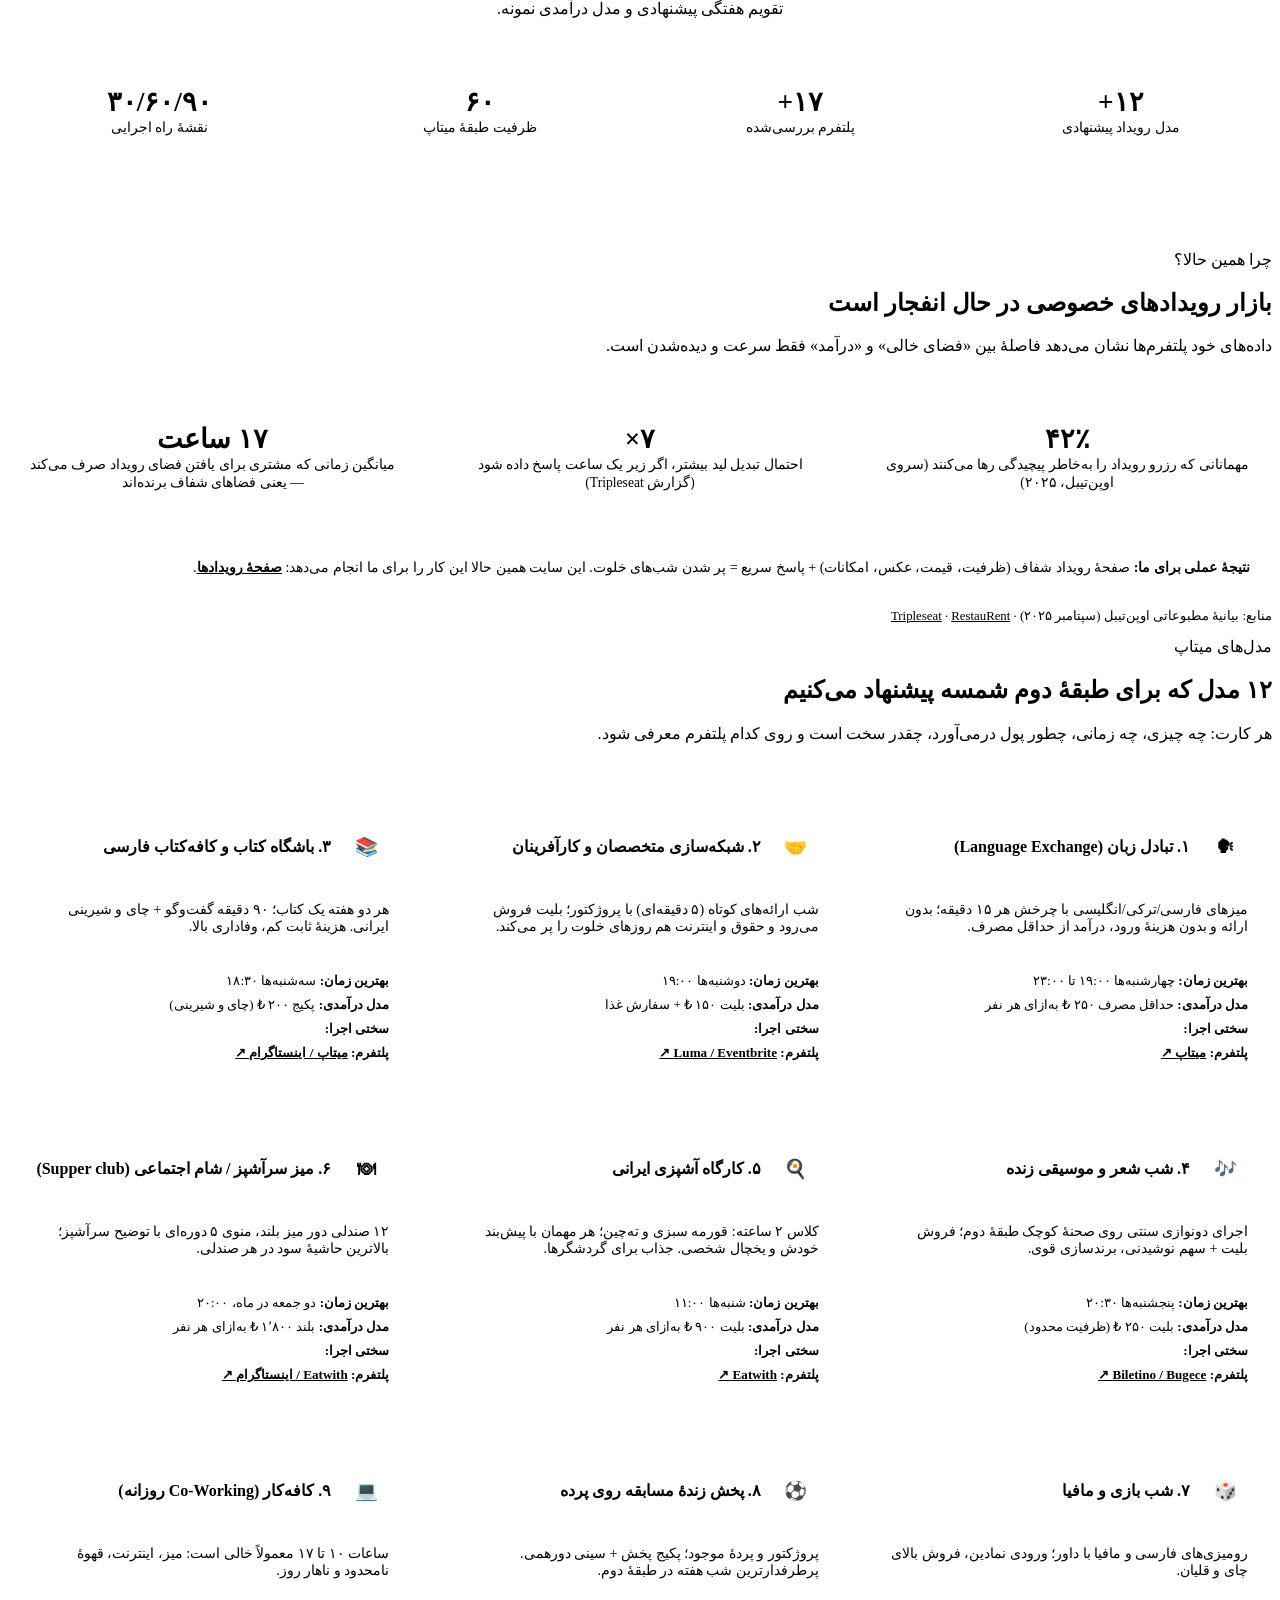
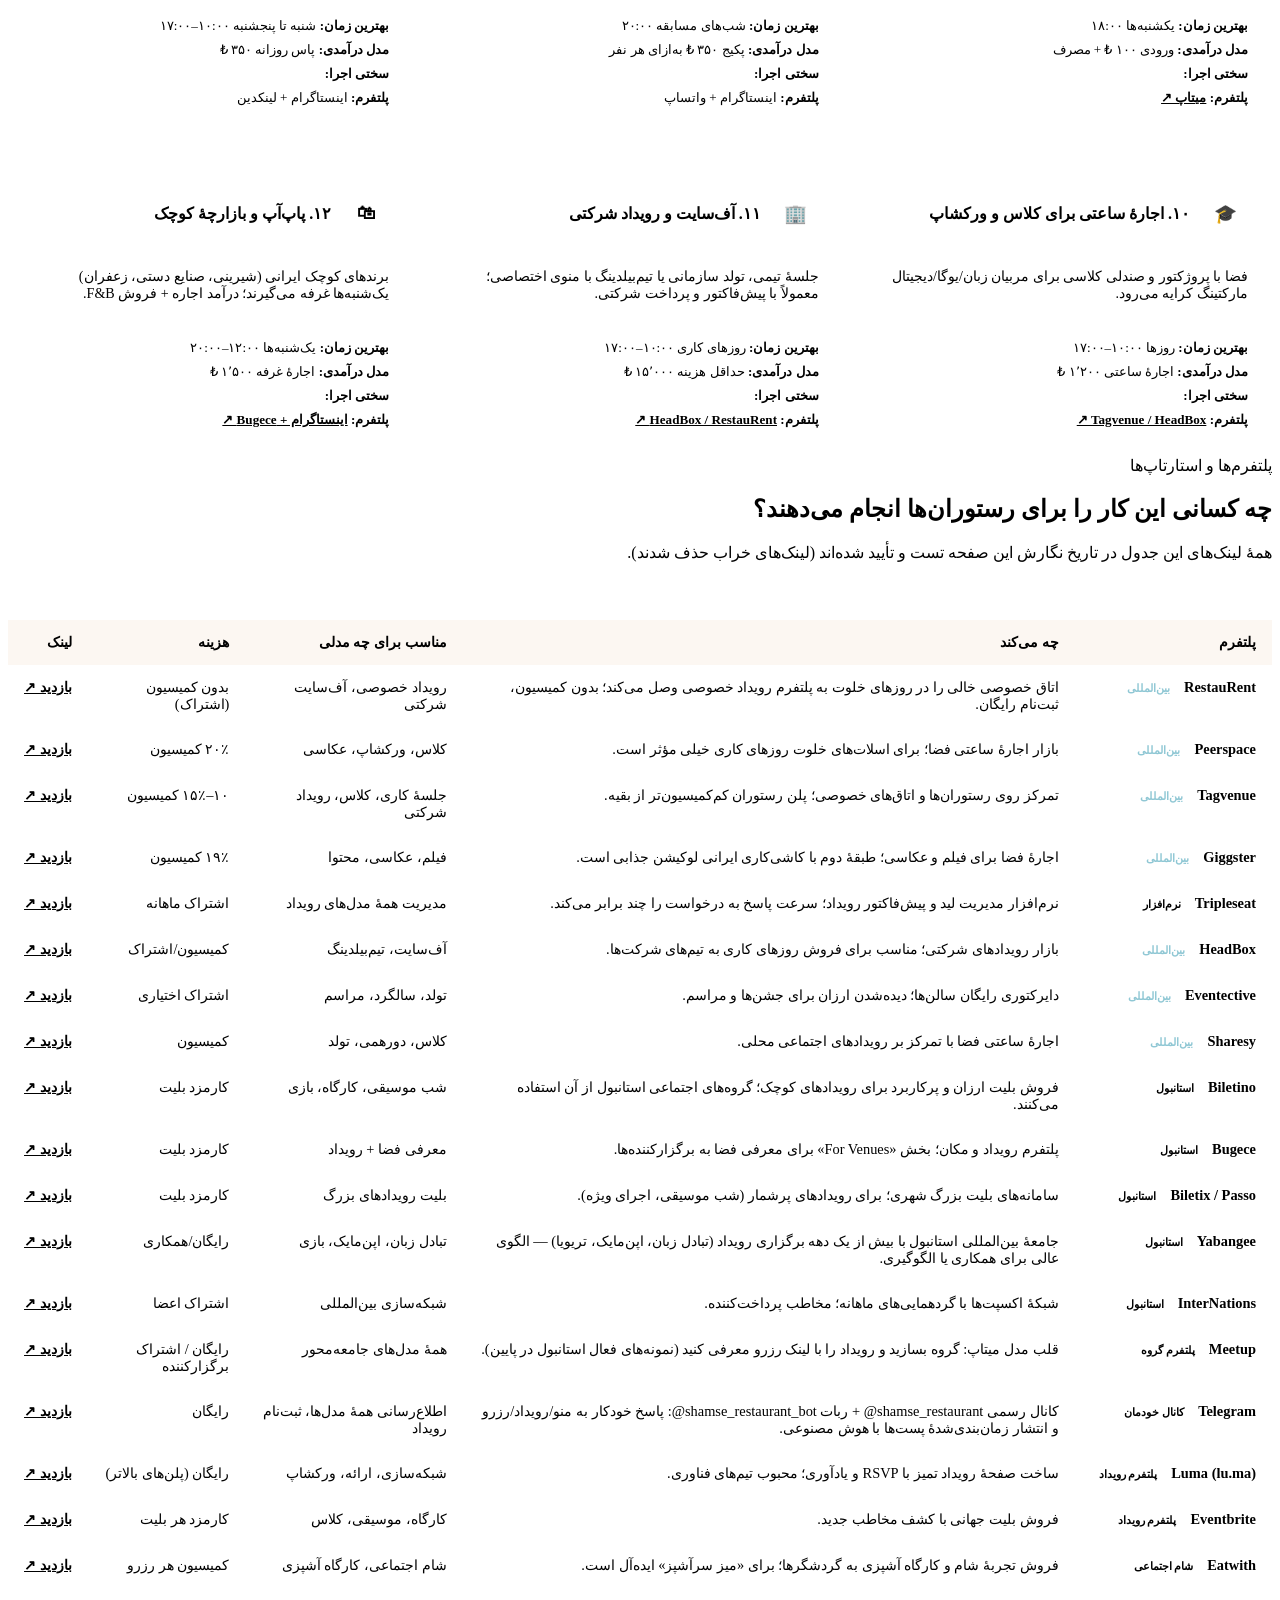
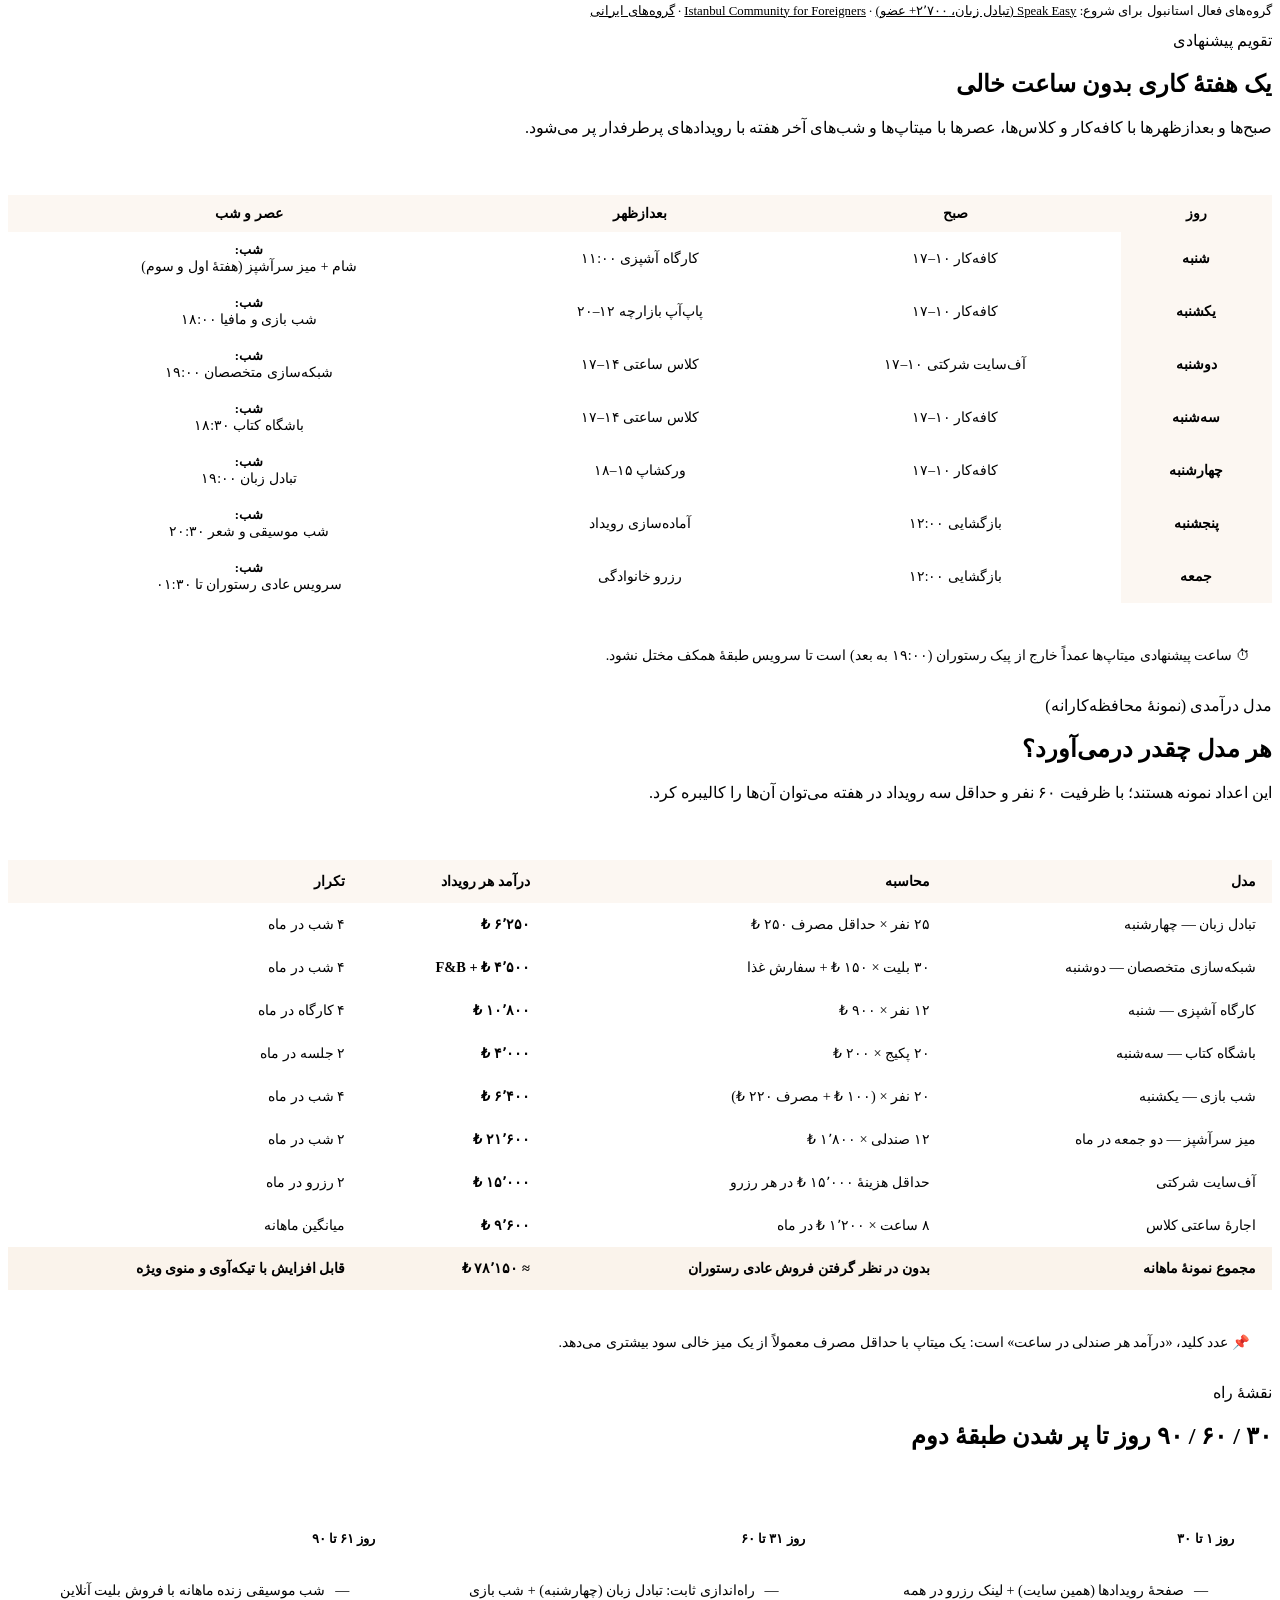
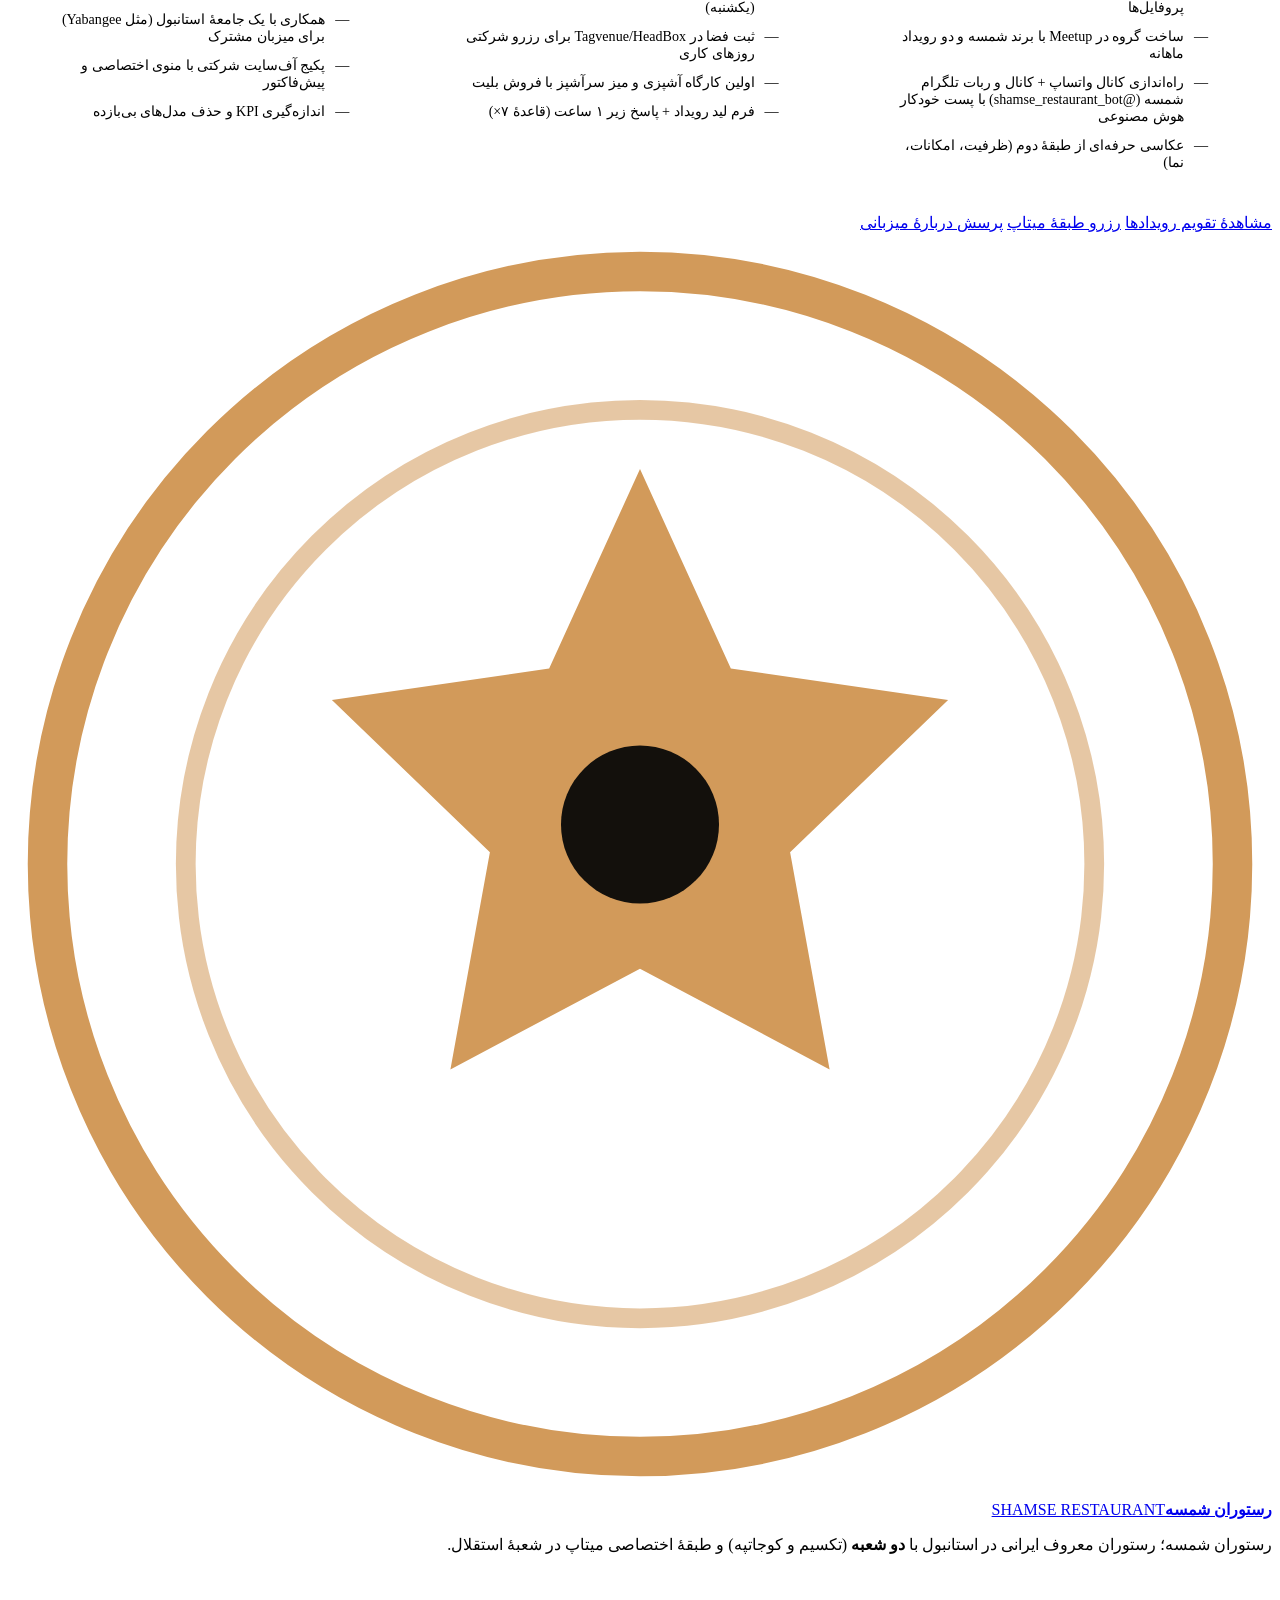
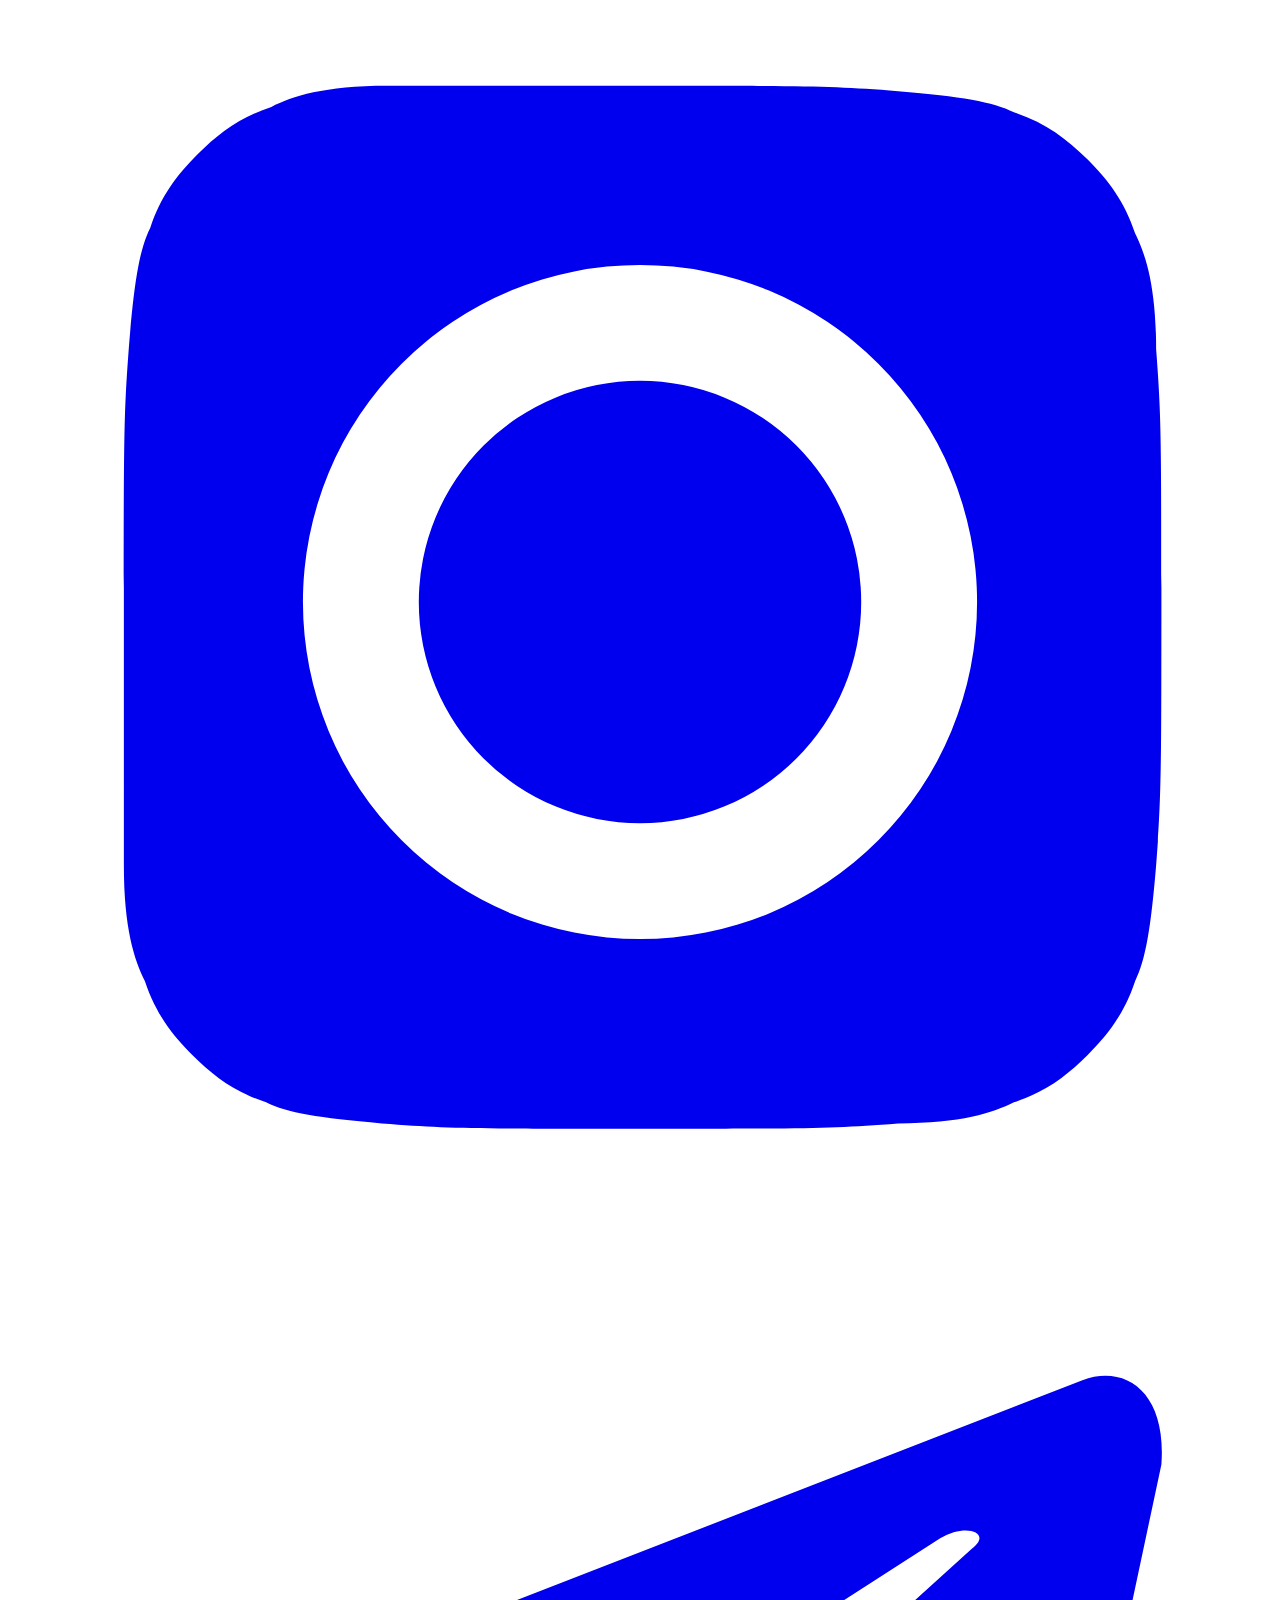
<file: src/marketing.html>
<!DOCTYPE html>
<html dir="rtl" lang="fa-IR">
<head>
<meta charset="UTF-8">
<meta name="viewport" content="width=device-width, initial-scale=1">
<title>استراتژی پر کردن ظرفیت خالی | رستوران شمسه</title>
<meta name="description" content="۱۲ مدل میتاپ و رویداد برای پر کردن طبقهٔ دوم و ساعات خلوت رستوران شمسه در استانبول، همراه با پلتفرم‌ها و استارتاپ‌های پیشنهادی، تقویم هفتگی و مدل درآمدی.">
<meta name="robots" content="index, follow">
<meta name="theme-color" content="#13100c">
<link rel="canonical" href="https://shamse-restaurant.pages.dev/marketing.html">
<meta property="og:locale" content="fa_IR">
<meta property="og:type" content="website">
<meta property="og:site_name" content="رستوران شمسه">
<meta property="og:title" content="استراتژی پر کردن ظرفیت خالی | رستوران شمسه">
<meta property="og:description" content="۱۲ مدل میتاپ و رویداد برای پر کردن طبقهٔ دوم و ساعات خلوت رستوران شمسه در استانبول، همراه با پلتفرم‌ها و استارتاپ‌های پیشنهادی، تقویم هفتگی و مدل درآمدی.">
<link rel="icon" href="data:image/svg+xml,%3Csvg xmlns='http://www.w3.org/2000/svg' viewBox='0 0 64 64'%3E%3Ccircle cx='32' cy='32' r='30' fill='%2313100c'/%3E%3Cpath d='M32 8l5.6 12.2L50 22l-9 9 2.2 13.4L32 38.2 20.8 44.4 23 31l-9-9 12.4-1.8z' fill='%23d29a5a'/%3E%3C/svg%3E">
<style>
/*__THEME__*/

/* --- marketing page specific --- */
.mhero{position:relative;padding:110px 0 90px;background:linear-gradient(180deg,var(--ink-4),var(--ink));border-bottom:1px solid var(--line)}
.mhero .wrap{text-align:center}
.mhero h1{font-size:clamp(1.7rem,3.6vw,2.8rem);font-weight:800;color:var(--cream);margin-top:14px;line-height:1.55}
.mhero p.lead{max-width:760px;margin:18px auto 0;color:var(--text)}
.kpis{display:grid;grid-template-columns:repeat(4,1fr);gap:18px;margin-top:44px}
.kpi{background:var(--ink-3);border:1px solid var(--line);padding:24px 18px;text-align:center}
.kpi b{display:block;font-size:1.7rem;color:var(--copper);font-weight:800}
.kpi span{font-size:.85rem;color:var(--muted)}
.models{display:grid;grid-template-columns:repeat(3,1fr);gap:24px;margin-top:48px}
.model{background:var(--ink-3);border:1px solid var(--line);padding:28px 24px;display:flex;flex-direction:column;gap:12px;transition:.35s}
.model:hover{border-color:var(--line-copper);transform:translateY(-5px)}
.model .mh{display:flex;align-items:center;gap:12px}
.model .mi{width:46px;height:46px;flex:none;display:grid;place-items:center;border:1px solid var(--line-copper);color:var(--copper);font-size:1.15rem;font-weight:800}
.model h3{font-size:1rem;color:var(--cream);font-weight:700;line-height:1.5}
.model p{font-size:.88rem;color:var(--muted);flex:1}
.mmeta{display:grid;gap:8px;font-size:.82rem;color:var(--muted);border-top:1px solid var(--line);padding-top:12px}
.mmeta b{color:var(--text)}
.mmeta a{color:var(--copper);font-weight:700}
.dots{display:inline-flex;gap:4px;vertical-align:middle}
.dots i{width:8px;height:8px;background:var(--copper);opacity:.25}
.dots i.on{opacity:1}
.ptable{width:100%;border-collapse:collapse;margin-top:42px;font-size:.9rem;background:var(--ink-3);border:1px solid var(--line)}
.ptable th,.ptable td{padding:14px 16px;text-align:right;border-bottom:1px solid var(--line);vertical-align:top}
.ptable th{background:rgba(210,154,90,.08);color:var(--cream);font-weight:700;white-space:nowrap}
.ptable td:first-child{color:var(--cream);font-weight:700;white-space:nowrap}
.ptable a{color:var(--copper);font-weight:700;white-space:nowrap}
.ptable tr:hover td{background:rgba(255,255,255,.02)}
.badge{display:inline-block;font-size:.68rem;border:1px solid var(--line-copper);color:var(--copper);padding:2px 8px;margin-inline-start:6px;white-space:nowrap}
.badge.gl{border-color:rgba(120,190,205,.4);color:#8fc7d4}
.cal{width:100%;border-collapse:collapse;margin-top:42px;font-size:.85rem;background:var(--ink-3);border:1px solid var(--line)}
.cal th,.cal td{border:1px solid var(--line);padding:10px;text-align:center;vertical-align:middle;color:var(--muted)}
.cal th{background:rgba(210,154,90,.08);color:var(--cream);font-weight:700}
.cal td b{color:var(--copper);display:block;font-size:.8rem;font-weight:700}
.cal td span{font-size:.75rem;display:block;margin-top:3px}
.cal .off{opacity:.45}
.rev-note{margin-top:26px;background:var(--ink-3);border:1px solid var(--line);border-inline-start:2px solid var(--copper);padding:18px 22px;font-size:.88rem;color:var(--muted)}
.money{width:100%;border-collapse:collapse;margin-top:42px;font-size:.9rem;background:var(--ink-3);border:1px solid var(--line)}
.money th,.money td{border-bottom:1px solid var(--line);padding:13px 16px;text-align:right}
.money th{background:rgba(210,154,90,.08);color:var(--cream)}
.money td.num{color:var(--copper);font-weight:700;white-space:nowrap}
.money tfoot td{background:rgba(210,154,90,.12);color:var(--cream);font-weight:800}
.road{display:grid;grid-template-columns:repeat(3,1fr);gap:24px;margin-top:48px}
.phase{background:var(--ink-3);border:1px solid var(--line);padding:28px 24px}
.phase b.day{display:inline-block;border:1px solid var(--copper);color:var(--copper);padding:5px 14px;font-size:.8rem;margin-bottom:16px;font-weight:800}
.phase ul{list-style:none;display:grid;gap:12px;font-size:.88rem;color:var(--muted)}
.phase li{display:flex;gap:10px}
.phase li::before{content:"—";color:var(--copper)}
.src{font-size:.8rem;color:var(--muted);margin-top:14px}
.src a{color:var(--copper)}
@media (max-width:1080px){.models{grid-template-columns:repeat(2,1fr)}.kpis{grid-template-columns:repeat(2,1fr)}}
@media (max-width:900px){.road{grid-template-columns:1fr}.ptable,.cal,.money{font-size:.8rem}}
@media (max-width:640px){.models,.kpis{grid-template-columns:1fr}.ptable td,.ptable th,.cal td,.cal th{padding:8px}}

</style>
</head>
<body>
<div class="topbar">
  <div class="wrap">
    <div class="grp">
      <a href="tel:+905013252452"><svg viewBox="0 0 24 24" fill="currentColor"><path d="M6.6 10.8c1.2 2.4 3.2 4.4 5.6 5.6l1.9-1.9c.3-.3.7-.4 1.1-.2 1.1.4 2.3.6 3.5.6.6 0 1 .4 1 1V19c0 .6-.4 1-1 1-8.3 0-15-6.7-15-15 0-.6.4-1 1-1h3.2c.6 0 1 .4 1 1 0 1.2.2 2.4.6 3.5.1.4 0 .8-.2 1.1L6.6 10.8z"/></svg> <span dir="ltr">+90 501 325 24 52</span></a>
      <span class="hide-s">شعبه ۱: خیابان استقلال پلاک ۱۷۹ · شعبه ۲: کوجاتپه</span>
    </div>
    <div class="grp">
      <a href="events.html" style="color:var(--copper);font-weight:700">تقویم رویدادها →</a>
      <span class="socials">
        <a href="https://www.instagram.com/shamse.resturan" target="_blank" rel="noopener" aria-label="اینستاگرام"><svg viewBox="0 0 24 24" fill="currentColor"><path d="M12 2.2c3.2 0 3.6 0 4.9.1 1.2.1 1.8.2 2.2.4.6.2 1 .5 1.4.9.4.4.7.8.9 1.4.2.4.4 1 .4 2.2.1 1.3.1 1.7.1 4.9s0 3.6-.1 4.9c-.1 1.2-.2 1.8-.4 2.2-.2.6-.5 1-.9 1.4-.4.4-.8.7-1.4.9-.4.2-1 .4-2.2.4-1.3.1-1.7.1-4.9.1s-3.6 0-4.9-.1c-1.2-.1-1.8-.2-2.2-.4-.6-.2-1-.5-1.4-.9-.4-.4-.7-.8-.9-1.4-.2-.4-.4-1-.4-2.2C2.2 15.6 2.2 15.2 2.2 12s0-3.6.1-4.9c.1-1.2.2-1.8.4-2.2.2-.6.5-1 .9-1.4.4-.4.8-.7 1.4-.9.4-.2 1-.4 2.2-.4C8.4 2.2 8.8 2.2 12 2.2zm0 3.4A6.4 6.4 0 1018.4 12 6.4 6.4 0 0012 5.6zm0 10.6A4.2 4.2 0 1116.2 12 4.2 4.2 0 0112 16.2zm6.6-10.9a1.5 1.5 0 11-1.5-1.5 1.5 1.5 0 011.5 1.5z"/></svg></a>
        <a href="https://t.me/shamse_restaurant_bot" target="_blank" rel="noopener" aria-label="تلگرام"><svg viewBox="0 0 24 24" fill="currentColor"><path d="M21.9 4.3l-3 14.1c-.2 1-.8 1.3-1.7.8l-4.6-3.4-2.2 2.1c-.2.2-.5.4-.9.4l.3-4.7 8.5-7.7c.4-.3-.1-.5-.6-.2L7.3 12.4 2.7 11c-1-.3-1-1 .2-1.5l17.5-6.8c.8-.3 1.6.2 1.5 1.6z"/></svg></a>
        <a href="https://t.me/shamse_restaurant" target="_blank" rel="noopener" aria-label="کانال تلگرام"><svg viewBox="0 0 24 24" fill="currentColor"><path d="M3 10v4h3l5 4V6l-5 4H3zm13.5 2a4.5 4.5 0 00-2-3.7v7.4a4.5 4.5 0 002-3.7zM14 3v2.2a7 7 0 010 13.6V21a9 9 0 000-18z"/></svg></a>
        <a href="https://wa.me/905013252452" target="_blank" rel="noopener" aria-label="واتساپ"><svg viewBox="0 0 24 24" fill="currentColor"><path d="M12 2a10 10 0 00-8.6 15.1L2 22l5-1.3A10 10 0 1012 2zm5.3 14.1c-.2.6-1.3 1.2-1.8 1.2-.5.1-1.1.1-1.8-.1-.4-.1-1-.3-1.7-.6-2.6-1.2-4.3-4-4.4-4.2-.1-.2-1-1.4-1-2.6s.6-1.8.9-2.1c.2-.2.5-.3.7-.3h.5c.2 0 .4 0 .6.5l.8 1.8c.1.2.1.4 0 .6l-.4.6c-.1.2-.3.3-.1.6.2.3.7 1.1 1.4 1.7.9.8 1.6 1 1.9 1.2.2.1.4.1.6-.1l.8-.9c.2-.2.4-.2.6-.1l1.7.9c.5.2.5.4.5.6s-.2.6-.2.6z"/></svg></a>
      </span>
    </div>
  </div>
</div>
<header class="header solid" id="siteHeader">
  <div class="wrap">
    <a class="logo" href="index.html" aria-label="رستوران شمسه">
      <svg class="mark" viewBox="0 0 64 64" aria-hidden="true">
        <circle cx="32" cy="32" r="30" fill="none" stroke="#d29a5a" stroke-width="2"/>
        <circle cx="32" cy="32" r="23" fill="none" stroke="#d29a5a" stroke-width="1" opacity=".55"/>
        <path d="M32 12l4.6 10.1 11 1.6-8 7.7 2 11-9.6-5.1L22.4 42.4l2-11-8-7.7 11-1.6z" fill="#d29a5a"/>
        <circle cx="32" cy="30" r="4" fill="#13100c"/>
      </svg>
      <span><b>رستوران شمسه</b><span>SHAMSE RESTAURANT</span></span>
    </a>
    <nav class="nav" id="nav" aria-label="فهرست اصلی">
      <a href="index.html">خانه</a>
      <a href="index.html#menu">منو</a>
      <a href="index.html#branches">شعبه‌ها</a>
      <a href="index.html#meetup">طبقهٔ میتاپ</a>
      <a href="events.html">رویدادها</a>
      <a href="marketing.html" class="active">استراتژی</a>
      <a href="index.html#contact">تماس با ما</a>
    </nav>
    <a href="index.html#reserve" class="btn btn--gold desk">رزرو میز</a>
    <button class="burger" id="burger" aria-label="باز و بست منو" aria-expanded="false"><i></i><i></i><i></i></button>
  </div>
</header>

<!-- ===== hero ===== -->
<section class="mhero">
  <div class="wrap">
    <span class="eyebrow">صفحهٔ مارکتینگ و رشد</span>
    <h1>پر کردن فضای خالی، با رویداد و میتاپ</h1>
    <p class="lead">
      طبقهٔ دوم شعبهٔ استقلال ما بیرون از ساعات شلوغ، راکد می‌ماند. این صفحه یک <b>پلی‌بوک عملی</b> است:
      ۱۲ مدل رویداد که برای همین فضا کار می‌کنند، پلتفرم‌ها و استارتاپ‌های واقعی که رستوران‌ها را به تقاضای رویداد وصل می‌کنند،
      یک تقویم هفتگی پیشنهادی و مدل درآمدی نمونه.
    </p>
    <div class="kpis">
      <div class="kpi rev"><b data-count="12">۰</b><span>مدل رویداد پیشنهادی</span></div>
      <div class="kpi rev d1"><b data-count="17">۰</b><span>پلتفرم بررسی‌شده</span></div>
      <div class="kpi rev d2"><b>۶۰</b><span>ظرفیت طبقهٔ میتاپ</span></div>
      <div class="kpi rev d3"><b>۳۰/۶۰/۹۰</b><span>نقشهٔ راه اجرایی</span></div>
    </div>
  </div>
</section>

<!-- ===== why now ===== -->
<section class="section section--soft">
  <div class="wrap">
    <div class="center rev">
      <span class="eyebrow">چرا همین حالا؟</span>
      <h2 class="sec-title">بازار رویدادهای خصوصی در حال انفجار است</h2>
      <p class="sec-sub">داده‌های خود پلتفرم‌ها نشان می‌دهد فاصلهٔ بین «فضای خالی» و «درآمد» فقط سرعت و دیده‌شدن است.</p>
    </div>
    <div class="kpis" style="grid-template-columns:repeat(3,1fr)">
      <div class="kpi rev"><b>۴۲٪</b><span>مهمانانی که رزرو رویداد را به‌خاطر پیچیدگی رها می‌کنند (سروی اوپن‌تیبل، ۲۰۲۵)</span></div>
      <div class="kpi rev d1"><b>۷×</b><span>احتمال تبدیل لید بیشتر، اگر زیر یک ساعت پاسخ داده شود (گزارش Tripleseat)</span></div>
      <div class="kpi rev d2"><b>۱۷ ساعت</b><span>میانگین زمانی که مشتری برای یافتن فضای رویداد صرف می‌کند — یعنی فضاهای شفاف برنده‌اند</span></div>
    </div>
    <p class="rev-note">
      <b>نتیجهٔ عملی برای ما:</b> صفحهٔ رویداد شفاف (ظرفیت، قیمت، عکس، امکانات) + پاسخ سریع = پر شدن شب‌های خلوت.
      این سایت همین حالا این کار را برای ما انجام می‌دهد: <a href="events.html" style="color:var(--copper);font-weight:700">صفحهٔ رویدادها</a>.
    </p>
    <p class="src">منابع: بیانیهٔ مطبوعاتی اوپن‌تیبل (سپتامبر ۲۰۲۵) · <a href="https://tripleseat.com/" target="_blank" rel="noopener">Tripleseat</a> · <a href="https://venues.restaurent.com/host" target="_blank" rel="noopener">RestauRent</a></p>
  </div>
</section>

<!-- ===== 12 models ===== -->
<section class="section section--cream">
  <div class="wrap">
    <div class="center rev">
      <span class="eyebrow">مدل‌های میتاپ</span>
      <h2 class="sec-title">۱۲ مدل که برای طبقهٔ دوم شمسه پیشنهاد می‌کنیم</h2>
      <p class="sec-sub">هر کارت: چه چیزی، چه زمانی، چطور پول درمی‌آورد، چقدر سخت است و روی کدام پلتفرم معرفی شود.</p>
    </div>
    <div class="models">
      <article class="model rev">
        <div class="mh"><span class="mi">🗣</span><h3>۱. تبادل زبان (Language Exchange)</h3></div>
        <p>میزهای فارسی/ترکی/انگلیسی با چرخش هر ۱۵ دقیقه؛ بدون ارائه و بدون هزینهٔ ورود، درآمد از حداقل مصرف.</p>
        <div class="mmeta">
          <span><b>بهترین زمان:</b> چهارشنبه‌ها ۱۹:۰۰ تا ۲۳:۰۰</span>
          <span><b>مدل درآمدی:</b> حداقل مصرف ۲۵۰ ₺ به‌ازای هر نفر</span>
          <span><b>سختی اجرا:</b> <span class="dots"><i class="on"></i><i></i><i></i><i></i><i></i></span></span>
          <span><b>پلتفرم:</b> <a href="https://www.meetup.com/speakeasy-istanbul/" target="_blank" rel="noopener">میتاپ ↗</a></span>
        </div>
      </article>
      <article class="model rev">
        <div class="mh"><span class="mi">🤝</span><h3>۲. شبکه‌سازی متخصصان و کارآفرینان</h3></div>
        <p>شب ارائه‌های کوتاه (۵ دقیقه‌ای) با پروژکتور؛ بلیت فروش می‌رود و حقوق و اینترنت هم روزهای خلوت را پر می‌کند.</p>
        <div class="mmeta">
          <span><b>بهترین زمان:</b> دوشنبه‌ها ۱۹:۰۰</span>
          <span><b>مدل درآمدی:</b> بلیت ۱۵۰ ₺ + سفارش غذا</span>
          <span><b>سختی اجرا:</b> <span class="dots"><i class="on"></i><i class="on"></i><i></i><i></i><i></i></span></span>
          <span><b>پلتفرم:</b> <a href="https://lu.ma/" target="_blank" rel="noopener">Luma / Eventbrite ↗</a></span>
        </div>
      </article>
      <article class="model rev">
        <div class="mh"><span class="mi">📚</span><h3>۳. باشگاه کتاب و کافه‌کتاب فارسی</h3></div>
        <p>هر دو هفته یک کتاب؛ ۹۰ دقیقه گفت‌وگو + چای و شیرینی ایرانی. هزینهٔ ثابت کم، وفاداری بالا.</p>
        <div class="mmeta">
          <span><b>بهترین زمان:</b> سه‌شنبه‌ها ۱۸:۳۰</span>
          <span><b>مدل درآمدی:</b> پکیج ۲۰۰ ₺ (چای و شیرینی)</span>
          <span><b>سختی اجرا:</b> <span class="dots"><i></i><i></i><i></i><i></i><i></i></span></span>
          <span><b>پلتفرم:</b> <a href="https://www.meetup.com/topics/iranians-get-together/" target="_blank" rel="noopener">میتاپ / اینستاگرام ↗</a></span>
        </div>
      </article>
      <article class="model rev">
        <div class="mh"><span class="mi">🎶</span><h3>۴. شب شعر و موسیقی زنده</h3></div>
        <p>اجرای دونوازی سنتی روی صحنهٔ کوچک طبقهٔ دوم؛ فروش بلیت + سهم نوشیدنی، برندسازی قوی.</p>
        <div class="mmeta">
          <span><b>بهترین زمان:</b> پنجشنبه‌ها ۲۰:۳۰</span>
          <span><b>مدل درآمدی:</b> بلیت ۲۵۰ ₺ (ظرفیت محدود)</span>
          <span><b>سختی اجرا:</b> <span class="dots"><i class="on"></i><i class="on"></i><i class="on"></i><i></i><i></i></span></span>
          <span><b>پلتفرم:</b> <a href="https://biletino.com/en/" target="_blank" rel="noopener">Biletino / Bugece ↗</a></span>
        </div>
      </article>
      <article class="model rev">
        <div class="mh"><span class="mi">🍳</span><h3>۵. کارگاه آشپزی ایرانی</h3></div>
        <p>کلاس ۲ ساعته: قورمه سبزی و ته‌چین؛ هر مهمان با پیش‌بند خودش و یخچال شخصی. جذاب برای گردشگرها.</p>
        <div class="mmeta">
          <span><b>بهترین زمان:</b> شنبه‌ها ۱۱:۰۰</span>
          <span><b>مدل درآمدی:</b> بلیت ۹۰۰ ₺ به‌ازای هر نفر</span>
          <span><b>سختی اجرا:</b> <span class="dots"><i class="on"></i><i class="on"></i><i class="on"></i><i></i><i></i></span></span>
          <span><b>پلتفرم:</b> <a href="https://www.eatwith.com/" target="_blank" rel="noopener">Eatwith ↗</a></span>
        </div>
      </article>
      <article class="model rev">
        <div class="mh"><span class="mi">🍽</span><h3>۶. میز سرآشپز / شام اجتماعی (Supper club)</h3></div>
        <p>۱۲ صندلی دور میز بلند، منوی ۵ دوره‌ای با توضیح سرآشپز؛ بالاترین حاشیهٔ سود در هر صندلی.</p>
        <div class="mmeta">
          <span><b>بهترین زمان:</b> دو جمعه در ماه، ۲۰:۰۰</span>
          <span><b>مدل درآمدی:</b> بلند ۱٬۸۰۰ ₺ به‌ازای هر نفر</span>
          <span><b>سختی اجرا:</b> <span class="dots"><i class="on"></i><i class="on"></i><i class="on"></i><i class="on"></i><i></i></span></span>
          <span><b>پلتفرم:</b> <a href="https://www.eatwith.com/" target="_blank" rel="noopener">Eatwith / اینستاگرام ↗</a></span>
        </div>
      </article>
      <article class="model rev">
        <div class="mh"><span class="mi">🎲</span><h3>۷. شب بازی و مافیا</h3></div>
        <p>رومیزی‌های فارسی و مافیا با داور؛ ورودی نمادین، فروش بالای چای و قلیان.</p>
        <div class="mmeta">
          <span><b>بهترین زمان:</b> یکشنبه‌ها ۱۸:۰۰</span>
          <span><b>مدل درآمدی:</b> ورودی ۱۰۰ ₺ + مصرف</span>
          <span><b>سختی اجرا:</b> <span class="dots"><i></i><i></i><i></i><i></i><i></i></span></span>
          <span><b>پلتفرم:</b> <a href="https://www.meetup.com/topics/iranian/" target="_blank" rel="noopener">میتاپ ↗</a></span>
        </div>
      </article>
      <article class="model rev">
        <div class="mh"><span class="mi">⚽</span><h3>۸. پخش زندهٔ مسابقه روی پرده</h3></div>
        <p>پروژکتور و پردهٔ موجود؛ پکیج پخش + سینی دورهمی. پرطرفدارترین شب هفته در طبقهٔ دوم.</p>
        <div class="mmeta">
          <span><b>بهترین زمان:</b> شب‌های مسابقه ۲۰:۰۰</span>
          <span><b>مدل درآمدی:</b> پکیج ۳۵۰ ₺ به‌ازای هر نفر</span>
          <span><b>سختی اجرا:</b> <span class="dots"><i class="on"></i><i></i><i></i><i></i><i></i></span></span>
          <span><b>پلتفرم:</b> اینستاگرام + واتساپ</span>
        </div>
      </article>
      <article class="model rev">
        <div class="mh"><span class="mi">💻</span><h3>۹. کافه‌کار (Co-Working روزانه)</h3></div>
        <p>ساعات ۱۰ تا ۱۷ معمولاً خالی است: میز، اینترنت، قهوهٔ نامحدود و ناهار روز.</p>
        <div class="mmeta">
          <span><b>بهترین زمان:</b> شنبه تا پنجشنبه ۱۰:۰۰–۱۷:۰۰</span>
          <span><b>مدل درآمدی:</b> پاس روزانه ۳۵۰ ₺</span>
          <span><b>سختی اجرا:</b> <span class="dots"><i class="on"></i><i></i><i></i><i></i><i></i></span></span>
          <span><b>پلتفرم:</b> اینستاگرام + لینکدین</span>
        </div>
      </article>
      <article class="model rev">
        <div class="mh"><span class="mi">🎓</span><h3>۱۰. اجارهٔ ساعتی برای کلاس و ورکشاپ</h3></div>
        <p>فضا با پروژکتور و صندلی کلاسی برای مربیان زبان/یوگا/دیجیتال مارکتینگ کرایه می‌رود.</p>
        <div class="mmeta">
          <span><b>بهترین زمان:</b> روزها ۱۰:۰۰–۱۷:۰۰</span>
          <span><b>مدل درآمدی:</b> اجارهٔ ساعتی ۱٬۲۰۰ ₺</span>
          <span><b>سختی اجرا:</b> <span class="dots"><i class="on"></i><i></i><i></i><i></i><i></i></span></span>
          <span><b>پلتفرم:</b> <a href="https://www.tagvenue.com/" target="_blank" rel="noopener">Tagvenue / HeadBox ↗</a></span>
        </div>
      </article>
      <article class="model rev">
        <div class="mh"><span class="mi">🏢</span><h3>۱۱. آف‌سایت و رویداد شرکتی</h3></div>
        <p>جلسهٔ تیمی، تولد سازمانی یا تیم‌بیلدینگ با منوی اختصاصی؛ معمولاً با پیش‌فاکتور و پرداخت شرکتی.</p>
        <div class="mmeta">
          <span><b>بهترین زمان:</b> روزهای کاری ۱۰:۰۰–۱۷:۰۰</span>
          <span><b>مدل درآمدی:</b> حداقل هزینه ۱۵٬۰۰۰ ₺</span>
          <span><b>سختی اجرا:</b> <span class="dots"><i class="on"></i><i class="on"></i><i></i><i></i><i></i></span></span>
          <span><b>پلتفرم:</b> <a href="https://venues.restaurent.com/host" target="_blank" rel="noopener">HeadBox / RestauRent ↗</a></span>
        </div>
      </article>
      <article class="model rev">
        <div class="mh"><span class="mi">🛍</span><h3>۱۲. پاپ‌آپ و بازارچهٔ کوچک</h3></div>
        <p>برندهای کوچک ایرانی (شیرینی، صنایع دستی، زعفران) یک‌شنبه‌ها غرفه می‌گیرند؛ درآمد اجاره + فروش F&B.</p>
        <div class="mmeta">
          <span><b>بهترین زمان:</b> یک‌شنبه‌ها ۱۲:۰۰–۲۰:۰۰</span>
          <span><b>مدل درآمدی:</b> اجارهٔ غرفه ۱٬۵۰۰ ₺</span>
          <span><b>سختی اجرا:</b> <span class="dots"><i class="on"></i><i></i><i></i><i></i><i></i></span></span>
          <span><b>پلتفرم:</b> <a href="https://bugece.co/en" target="_blank" rel="noopener">اینستاگرام + Bugece ↗</a></span>
        </div>
      </article>
    </div>
  </div>
</section>

<!-- ===== platforms ===== -->
<section class="section section--soft">
  <div class="wrap">
    <div class="center rev">
      <span class="eyebrow">پلتفرم‌ها و استارتاپ‌ها</span>
      <h2 class="sec-title">چه کسانی این کار را برای رستوران‌ها انجام می‌دهند؟</h2>
      <p class="sec-sub">همهٔ لینک‌های این جدول در تاریخ نگارش این صفحه تست و تأیید شده‌اند (لینک‌های خراب حذف شدند).</p>
    </div>
    <div style="overflow-x:auto">
      <table class="ptable">
        <thead>
          <tr><th>پلتفرم</th><th>چه می‌کند</th><th>مناسب برای چه مدلی</th><th>هزینه</th><th>لینک</th></tr>
        </thead>
        <tbody>
          <tr>
            <td>RestauRent<span class="badge gl">بین‌المللی</span></td>
            <td>اتاق خصوصی خالی را در روزهای خلوت به پلتفرم رویداد خصوصی وصل می‌کند؛ بدون کمیسیون، ثبت‌نام رایگان.</td>
            <td>رویداد خصوصی، آف‌سایت شرکتی</td>
            <td>بدون کمیسیون (اشتراک)</td>
            <td><a href="https://venues.restaurent.com/host" target="_blank" rel="noopener">بازدید ↗</a></td>
          </tr>
          <tr>
            <td>Peerspace<span class="badge gl">بین‌المللی</span></td>
            <td>بازار اجارهٔ ساعتی فضا؛ برای اسلات‌های خلوت روزهای کاری خیلی مؤثر است.</td>
            <td>کلاس، ورکشاپ، عکاسی</td>
            <td>۲۰٪ کمیسیون</td>
            <td><a href="https://www.peerspace.com/" target="_blank" rel="noopener">بازدید ↗</a></td>
          </tr>
          <tr>
            <td>Tagvenue<span class="badge gl">بین‌المللی</span></td>
            <td>تمرکز روی رستوران‌ها و اتاق‌های خصوصی؛ پلن رستوران کم‌کمیسیون‌تر از بقیه.</td>
            <td>جلسهٔ کاری، کلاس، رویداد شرکتی</td>
            <td>۱۰–۱۵٪ کمیسیون</td>
            <td><a href="https://www.tagvenue.com/" target="_blank" rel="noopener">بازدید ↗</a></td>
          </tr>
          <tr>
            <td>Giggster<span class="badge gl">بین‌المللی</span></td>
            <td>اجارهٔ فضا برای فیلم و عکاسی؛ طبقهٔ دوم با کاشی‌کاری ایرانی لوکیشن جذابی است.</td>
            <td>فیلم، عکاسی، محتوا</td>
            <td>۱۹٪ کمیسیون</td>
            <td><a href="https://giggster.com/" target="_blank" rel="noopener">بازدید ↗</a></td>
          </tr>
          <tr>
            <td>Tripleseat<span class="badge">نرم‌افزار</span></td>
            <td>نرم‌افزار مدیریت لید و پیش‌فاکتور رویداد؛ سرعت پاسخ به درخواست را چند برابر می‌کند.</td>
            <td>مدیریت همهٔ مدل‌های رویداد</td>
            <td>اشتراک ماهانه</td>
            <td><a href="https://tripleseat.com/" target="_blank" rel="noopener">بازدید ↗</a></td>
          </tr>
          <tr>
            <td>HeadBox<span class="badge gl">بین‌المللی</span></td>
            <td>بازار رویدادهای شرکتی؛ مناسب برای فروش روزهای کاری به تیم‌های شرکت‌ها.</td>
            <td>آف‌سایت، تیم‌بیلدینگ</td>
            <td>کمیسیون/اشتراک</td>
            <td><a href="https://www.headbox.com/" target="_blank" rel="noopener">بازدید ↗</a></td>
          </tr>
          <tr>
            <td>Eventective<span class="badge gl">بین‌المللی</span></td>
            <td>دایرکتوری رایگان سالن‌ها؛ دیده‌شدن ارزان برای جشن‌ها و مراسم.</td>
            <td>تولد، سالگرد، مراسم</td>
            <td>اشتراک اختیاری</td>
            <td><a href="https://www.eventective.com/" target="_blank" rel="noopener">بازدید ↗</a></td>
          </tr>
          <tr>
            <td>Sharesy<span class="badge gl">بین‌المللی</span></td>
            <td>اجارهٔ ساعتی فضا با تمرکز بر رویدادهای اجتماعی محلی.</td>
            <td>کلاس، دورهمی، تولد</td>
            <td>کمیسیون</td>
            <td><a href="https://www.sharesy.co.uk/" target="_blank" rel="noopener">بازدید ↗</a></td>
          </tr>
          <tr>
            <td>Biletino<span class="badge">استانبول</span></td>
            <td>فروش بلیت ارزان و پرکاربرد برای رویدادهای کوچک؛ گروه‌های اجتماعی استانبول از آن استفاده می‌کنند.</td>
            <td>شب موسیقی، کارگاه، بازی</td>
            <td>کارمزد بلیت</td>
            <td><a href="https://biletino.com/en/" target="_blank" rel="noopener">بازدید ↗</a></td>
          </tr>
          <tr>
            <td>Bugece<span class="badge">استانبول</span></td>
            <td>پلتفرم رویداد و مکان؛ بخش «For Venues» برای معرفی فضا به برگزارکننده‌ها.</td>
            <td>معرفی فضا + رویداد</td>
            <td>کارمزد بلیت</td>
            <td><a href="https://bugece.co/en" target="_blank" rel="noopener">بازدید ↗</a></td>
          </tr>
          <tr>
            <td>Biletix / Passo<span class="badge">استانبول</span></td>
            <td>سامانه‌های بلیت بزرگ شهری؛ برای رویدادهای پرشمار (شب موسیقی، اجرای ویژه).</td>
            <td>بلیت رویدادهای بزرگ</td>
            <td>کارمزد بلیت</td>
            <td><a href="https://www.biletix.com/" target="_blank" rel="noopener">بازدید ↗</a></td>
          </tr>
          <tr>
            <td>Yabangee<span class="badge">استانبول</span></td>
            <td>جامعهٔ بین‌المللی استانبول با بیش از یک دهه برگزاری رویداد (تبادل زبان، اپن‌مایک، تریویا) — الگوی عالی برای همکاری یا الگوگیری.</td>
            <td>تبادل زبان، اپن‌مایک، بازی</td>
            <td>رایگان/همکاری</td>
            <td><a href="https://yabangee.com/" target="_blank" rel="noopener">بازدید ↗</a></td>
          </tr>
          <tr>
            <td>InterNations<span class="badge">استانبول</span></td>
            <td>شبکهٔ اکسپت‌ها با گردهمایی‌های ماهانه؛ مخاطب پرداخت‌کننده.</td>
            <td>شبکه‌سازی بین‌المللی</td>
            <td>اشتراک اعضا</td>
            <td><a href="https://www.internations.org/" target="_blank" rel="noopener">بازدید ↗</a></td>
          </tr>
          <tr>
            <td>Meetup<span class="badge">پلتفرم گروه</span></td>
            <td>قلب مدل میتاپ: گروه بسازید و رویداد را با لینک رزرو معرفی کنید (نمونه‌های فعال استانبول در پایین).</td>
            <td>همهٔ مدل‌های جامعه‌محور</td>
            <td>رایگان / اشتراک برگزارکننده</td>
            <td><a href="https://www.meetup.com/topics/iranian/" target="_blank" rel="noopener">بازدید ↗</a></td>
          </tr>
          <tr>
            <td>Telegram<span class="badge" style="border-color:var(--copper);color:var(--copper)">کانال خودمان</span></td>
            <td>کانال رسمی <span dir="ltr">@shamse_restaurant</span> + ربات <span dir="ltr">@shamse_restaurant_bot</span>: پاسخ خودکار به منو/رویداد/رزرو و انتشار زمان‌بندی‌شدهٔ پست‌ها با هوش مصنوعی.</td>
            <td>اطلاع‌رسانی همهٔ مدل‌ها، ثبت‌نام رویداد</td>
            <td>رایگان</td>
            <td><a href="https://t.me/shamse_restaurant_bot" target="_blank" rel="noopener">بازدید ↗</a></td>
          </tr>
          <tr>
            <td>Luma (lu.ma)<span class="badge">پلتفرم رویداد</span></td>
            <td>ساخت صفحهٔ رویداد تمیز با RSVP و یادآوری؛ محبوب تیم‌های فناوری.</td>
            <td>شبکه‌سازی، ارائه، ورکشاپ</td>
            <td>رایگان (پلن‌های بالاتر)</td>
            <td><a href="https://lu.ma/" target="_blank" rel="noopener">بازدید ↗</a></td>
          </tr>
          <tr>
            <td>Eventbrite<span class="badge">پلتفرم رویداد</span></td>
            <td>فروش بلیت جهانی با کشف مخاطب جدید.</td>
            <td>کارگاه، موسیقی، کلاس</td>
            <td>کارمزد هر بلیت</td>
            <td><a href="https://www.eventbrite.com/" target="_blank" rel="noopener">بازدید ↗</a></td>
          </tr>
          <tr>
            <td>Eatwith<span class="badge">شام اجتماعی</span></td>
            <td>فروش تجربهٔ شام و کارگاه آشپزی به گردشگرها؛ برای «میز سرآشپز» ایده‌آل است.</td>
            <td>شام اجتماعی، کارگاه آشپزی</td>
            <td>کمیسیون هر رزرو</td>
            <td><a href="https://www.eatwith.com/" target="_blank" rel="noopener">بازدید ↗</a></td>
          </tr>
        </tbody>
      </table>
    </div>
    <p class="src">
      گروه‌های فعال استانبول برای شروع: <a href="https://www.meetup.com/speakeasy-istanbul/" target="_blank" rel="noopener">Speak Easy (تبادل زبان، ۲٬۷۰۰+ عضو)</a> ·
      <a href="https://www.meetup.com/istanbul-community-for-foreigners-english-speakers/" target="_blank" rel="noopener">Istanbul Community for Foreigners</a> ·
      <a href="https://www.meetup.com/topics/iranian/" target="_blank" rel="noopener">گروه‌های ایرانی</a>
    </p>
  </div>
</section>

<!-- ===== weekly calendar ===== -->
<section class="section section--cream">
  <div class="wrap">
    <div class="center rev">
      <span class="eyebrow">تقویم پیشنهادی</span>
      <h2 class="sec-title">یک هفتهٔ کاری بدون ساعت خالی</h2>
      <p class="sec-sub">صبح‌ها و بعدازظهرها با کافه‌کار و کلاس‌ها، عصرها با میتاپ‌ها و شب‌های آخر هفته با رویدادهای پرطرفدار پر می‌شود.</p>
    </div>
    <div style="overflow-x:auto">
      <table class="cal">
        <thead><tr><th>روز</th><th>صبح</th><th>بعدازظهر</th><th>عصر و شب</th></tr></thead>
        <tbody>
          <tr>
            <th scope="row" style="text-align:center">شنبه</th>
            <td>کافه‌کار ۱۰–۱۷</td><td>کارگاه آشپزی ۱۱:۰۰</td><td><b>شب:</b> شام + میز سرآشپز (هفتهٔ اول و سوم)</td>
          </tr>
          <tr>
            <th scope="row" style="text-align:center">یکشنبه</th>
            <td>کافه‌کار ۱۰–۱۷</td><td>پاپ‌آپ بازارچه ۱۲–۲۰</td><td><b>شب:</b> شب بازی و مافیا ۱۸:۰۰</td>
          </tr>
          <tr>
            <th scope="row" style="text-align:center">دوشنبه</th>
            <td>آف‌سایت شرکتی ۱۰–۱۷</td><td>کلاس ساعتی ۱۴–۱۷</td><td><b>شب:</b> شبکه‌سازی متخصصان ۱۹:۰۰</td>
          </tr>
          <tr>
            <th scope="row" style="text-align:center">سه‌شنبه</th>
            <td>کافه‌کار ۱۰–۱۷</td><td>کلاس ساعتی ۱۴–۱۷</td><td><b>شب:</b> باشگاه کتاب ۱۸:۳۰</td>
          </tr>
          <tr>
            <th scope="row" style="text-align:center">چهارشنبه</th>
            <td>کافه‌کار ۱۰–۱۷</td><td>ورکشاپ ۱۵–۱۸</td><td><b>شب:</b> تبادل زبان ۱۹:۰۰</td>
          </tr>
          <tr>
            <th scope="row" style="text-align:center">پنجشنبه</th>
            <td>بازگشایی ۱۲:۰۰</td><td>آماده‌سازی رویداد</td><td><b>شب:</b> شب موسیقی و شعر ۲۰:۳۰</td>
          </tr>
          <tr>
            <th scope="row" style="text-align:center">جمعه</th>
            <td>بازگشایی ۱۲:۰۰</td><td>رزرو خانوادگی</td><td><b>شب:</b> سرویس عادی رستوران تا ۰۱:۳۰</td>
          </tr>
        </tbody>
      </table>
    </div>
    <p class="rev-note">⏱ ساعت پیشنهادی میتاپ‌ها عمداً خارج از پیک رستوران (۱۹:۰۰ به بعد) است تا سرویس طبقهٔ همکف مختل نشود.</p>
  </div>
</section>

<!-- ===== money ===== -->
<section class="section section--soft">
  <div class="wrap">
    <div class="center rev">
      <span class="eyebrow">مدل درآمدی (نمونهٔ محافظه‌کارانه)</span>
      <h2 class="sec-title">هر مدل چقدر درمی‌آورد؟</h2>
      <p class="sec-sub">این اعداد نمونه هستند؛ با ظرفیت ۶۰ نفر و حداقل سه رویداد در هفته می‌توان آن‌ها را کالیبره کرد.</p>
    </div>
    <div style="overflow-x:auto">
      <table class="money">
        <thead><tr><th>مدل</th><th>محاسبه</th><th>درآمد هر رویداد</th><th>تکرار</th></tr></thead>
        <tbody>
          <tr><td>تبادل زبان — چهارشنبه</td><td>۲۵ نفر × حداقل مصرف ۲۵۰ ₺</td><td class="num">۶٬۲۵۰ ₺</td><td>۴ شب در ماه</td></tr>
          <tr><td>شبکه‌سازی متخصصان — دوشنبه</td><td>۳۰ بلیت × ۱۵۰ ₺ + سفارش غذا</td><td class="num">۴٬۵۰۰ ₺ + F&B</td><td>۴ شب در ماه</td></tr>
          <tr><td>کارگاه آشپزی — شنبه</td><td>۱۲ نفر × ۹۰۰ ₺</td><td class="num">۱۰٬۸۰۰ ₺</td><td>۴ کارگاه در ماه</td></tr>
          <tr><td>باشگاه کتاب — سه‌شنبه</td><td>۲۰ پکیج × ۲۰۰ ₺</td><td class="num">۴٬۰۰۰ ₺</td><td>۲ جلسه در ماه</td></tr>
          <tr><td>شب بازی — یکشنبه</td><td>۲۰ نفر × (۱۰۰ ₺ + مصرف ۲۲۰ ₺)</td><td class="num">۶٬۴۰۰ ₺</td><td>۴ شب در ماه</td></tr>
          <tr><td>میز سرآشپز — دو جمعه در ماه</td><td>۱۲ صندلی × ۱٬۸۰۰ ₺</td><td class="num">۲۱٬۶۰۰ ₺</td><td>۲ شب در ماه</td></tr>
          <tr><td>آف‌سایت شرکتی</td><td>حداقل هزینهٔ ۱۵٬۰۰۰ ₺ در هر رزرو</td><td class="num">۱۵٬۰۰۰ ₺</td><td>۲ رزرو در ماه</td></tr>
          <tr><td>اجارهٔ ساعتی کلاس</td><td>۸ ساعت × ۱٬۲۰۰ ₺ در ماه</td><td class="num">۹٬۶۰۰ ₺</td><td>میانگین ماهانه</td></tr>
        </tbody>
        <tfoot>
          <tr><td>مجموع نمونهٔ ماهانه</td><td>بدون در نظر گرفتن فروش عادی رستوران</td><td class="num" style="color:var(--cream)">≈ ۷۸٬۱۵۰ ₺</td><td>قابل افزایش با تیکه‌آوی و منوی ویژه</td></tr>
        </tfoot>
      </table>
    </div>
    <p class="rev-note">📌 عدد کلید، «درآمد هر صندلی در ساعت» است: یک میتاپ با حداقل مصرف معمولاً از یک میز خالی سود بیشتری می‌دهد.</p>
  </div>
</section>

<!-- ===== roadmap ===== -->
<section class="section section--cream">
  <div class="wrap">
    <div class="center rev">
      <span class="eyebrow">نقشهٔ راه</span>
      <h2 class="sec-title">۳۰ / ۶۰ / ۹۰ روز تا پر شدن طبقهٔ دوم</h2>
    </div>
    <div class="road">
      <div class="phase rev">
        <b class="day">روز ۱ تا ۳۰</b>
        <ul>
          <li>صفحهٔ رویدادها (همین سایت) + لینک رزرو در همه پروفایل‌ها</li>
          <li>ساخت گروه در Meetup با برند شمسه و دو رویداد ماهانه</li>
          <li>راه‌اندازی کانال واتساپ + کانال و ربات تلگرام شمسه (@shamse_restaurant_bot) با پست خودکار هوش مصنوعی</li>
          <li>عکاسی حرفه‌ای از طبقهٔ دوم (ظرفیت، امکانات، نما)</li>
        </ul>
      </div>
      <div class="phase rev d1">
        <b class="day">روز ۳۱ تا ۶۰</b>
        <ul>
          <li>راه‌اندازی ثابت: تبادل زبان (چهارشنبه) + شب بازی (یکشنبه)</li>
          <li>ثبت فضا در Tagvenue/HeadBox برای رزرو شرکتی روزهای کاری</li>
          <li>اولین کارگاه آشپزی و میز سرآشپز با فروش بلیت</li>
          <li>فرم لید رویداد + پاسخ زیر ۱ ساعت (قاعدهٔ ۷×)</li>
        </ul>
      </div>
      <div class="phase rev d2">
        <b class="day">روز ۶۱ تا ۹۰</b>
        <ul>
          <li>شب موسیقی زنده ماهانه با فروش بلیت آنلاین</li>
          <li>همکاری با یک جامعهٔ استانبول (مثل Yabangee) برای میزبان مشترک</li>
          <li>پکیج آف‌سایت شرکتی با منوی اختصاصی و پیش‌فاکتور</li>
          <li>اندازه‌گیری KPI و حذف مدل‌های بی‌بازده</li>
        </ul>
      </div>
    </div>
    <div class="mcta rev">
      <a class="btn btn--gold" href="events.html">مشاهدهٔ تقویم رویدادها</a>
      <a class="btn btn--dark" href="index.html#reserve">رزرو طبقهٔ میتاپ</a>
      <a class="btn btn--line" href="https://wa.me/905013252452?text=%D8%B3%D9%84%D8%A7%D9%85%D8%8C%20%D8%AF%D8%B1%D8%A8%D8%A7%D8%B1%D9%87%DB%8C%20%D9%85%DB%8C%D8%B2%D8%A8%D8%A7%D9%86%DB%8C%20%D8%B1%D9%88%DB%8C%D8%AF%D8%A7%D8%AF%20%D8%B3%D8%A4%D8%A7%D9%84%20%D8%AF%D8%A7%D8%B4%D8%AA%D9%85" target="_blank" rel="noopener">پرسش دربارهٔ میزبانی</a>
    </div>
  </div>
</section>
<footer class="footer">
  <div class="wrap fgrid">
    <div>
      <a class="logo" href="index.html" style="margin-bottom:18px">
        <svg class="mark" viewBox="0 0 64 64" aria-hidden="true">
          <circle cx="32" cy="32" r="30" fill="none" stroke="#d29a5a" stroke-width="2"/>
          <circle cx="32" cy="32" r="23" fill="none" stroke="#d29a5a" stroke-width="1" opacity=".55"/>
          <path d="M32 12l4.6 10.1 11 1.6-8 7.7 2 11-9.6-5.1L22.4 42.4l2-11-8-7.7 11-1.6z" fill="#d29a5a"/>
          <circle cx="32" cy="30" r="4" fill="#13100c"/>
        </svg>
        <span><b>رستوران شمسه</b><span>SHAMSE RESTAURANT</span></span>
      </a>
      <p>رستوران شمسه؛ رستوران معروف ایرانی در استانبول با <b>دو شعبه</b> (تکسیم و کوجاتپه) و طبقهٔ اختصاصی میتاپ در شعبهٔ استقلال.</p>
      <div class="socials">
        <a href="https://www.instagram.com/shamse.resturan" target="_blank" rel="noopener" aria-label="اینستاگرام"><svg viewBox="0 0 24 24" fill="currentColor"><path d="M12 2.2c3.2 0 3.6 0 4.9.1 1.2.1 1.8.2 2.2.4.6.2 1 .5 1.4.9.4.4.7.8.9 1.4.2.4.4 1 .4 2.2.1 1.3.1 1.7.1 4.9s0 3.6-.1 4.9c-.1 1.2-.2 1.8-.4 2.2-.2.6-.5 1-.9 1.4-.4.4-.8.7-1.4.9-.4.2-1 .4-2.2.4-1.3.1-1.7.1-4.9.1s-3.6 0-4.9-.1c-1.2-.1-1.8-.2-2.2-.4-.6-.2-1-.5-1.4-.9-.4-.4-.7-.8-.9-1.4-.2-.4-.4-1-.4-2.2C2.2 15.6 2.2 15.2 2.2 12s0-3.6.1-4.9c.1-1.2.2-1.8.4-2.2.2-.6.5-1 .9-1.4.4-.4.8-.7 1.4-.9.4-.2 1-.4 2.2-.4C8.4 2.2 8.8 2.2 12 2.2zm0 3.4A6.4 6.4 0 1018.4 12 6.4 6.4 0 0012 5.6zm0 10.6A4.2 4.2 0 1116.2 12 4.2 4.2 0 0112 16.2zm6.6-10.9a1.5 1.5 0 11-1.5-1.5 1.5 1.5 0 011.5 1.5z"/></svg></a>
        <a href="https://t.me/shamse_restaurant_bot" target="_blank" rel="noopener" aria-label="تلگرام"><svg viewBox="0 0 24 24" fill="currentColor"><path d="M21.9 4.3l-3 14.1c-.2 1-.8 1.3-1.7.8l-4.6-3.4-2.2 2.1c-.2.2-.5.4-.9.4l.3-4.7 8.5-7.7c.4-.3-.1-.5-.6-.2L7.3 12.4 2.7 11c-1-.3-1-1 .2-1.5l17.5-6.8c.8-.3 1.6.2 1.5 1.6z"/></svg></a>
        <a href="https://wa.me/905013252452" target="_blank" rel="noopener" aria-label="واتساپ"><svg viewBox="0 0 24 24" fill="currentColor"><path d="M12 2a10 10 0 00-8.6 15.1L2 22l5-1.3A10 10 0 1012 2zm5.3 14.1c-.2.6-1.3 1.2-1.8 1.2-.5.1-1.1.1-1.8-.1-.4-.1-1-.3-1.7-.6-2.6-1.2-4.3-4-4.4-4.2-.1-.2-1-1.4-1-2.6s.6-1.8.9-2.1c.2-.2.5-.3.7-.3h.5c.2 0 .4 0 .6.5l.8 1.8c.1.2.1.4 0 .6l-.4.6c-.1.2-.3.3-.1.6.2.3.7 1.1 1.4 1.7.9.8 1.6 1 1.9 1.2.2.1.4.1.6-.1l.8-.9c.2-.2.4-.2.6-.1l1.7.9c.5.2.5.4.5.6s-.2.6-.2.6z"/></svg></a>
        <a href="https://youtube.com/@shamse.resturan" target="_blank" rel="noopener" aria-label="یوتیوب"><svg viewBox="0 0 24 24" fill="currentColor"><path d="M21.6 7.2s-.2-1.4-.8-2c-.8-.8-1.7-.8-2.1-.9C16.2 4.1 12 4.1 12 4.1s-4.2 0-6.7.2c-.4.1-1.3.1-2.1.9-.6.6-.8 2-.8 2S2.2 8.8 2.2 10.5v1.6c0 1.6.2 3.3.2 3.3s.2 1.4.8 2c.8.8 1.8.8 2.2.9 1.6.1 6.6.2 6.6.2s4.2 0 6.7-.2c.4-.1 1.3-.1 2.1-.9.6-.6.8-2 .8-2s.2-1.6.2-3.3v-1.6c0-1.6-.2-3.3-.2-3.3zM10 14.6V8.9l5.3 2.9z"/></svg></a>
      </div>
    </div>
    <div>
      <h4>صفحات</h4>
      <ul class="flist">
        <li><a href="index.html">صفحه اصلی</a></li>
        <li><a href="index.html#meetup">طبقهٔ میتاپ</a></li>
        <li><a href="events.html">رویدادها و گردهمایی‌ها</a></li>
        <li><a href="marketing.html">استراتژی و مدل‌های درآمدی</a></li>
        <li><a href="index.html#blog">مقالات</a></li>
      </ul>
    </div>
    <div>
      <h4>شعبه‌ها</h4>
      <ul class="flist">
        <li>شعبه ۱: İstiklal Cd. No:179, Beyoğlu</li>
        <li>شعبه ۲: Abdülhak Hamit Cd. No:17, Kocatepe</li>
        <li><a href="tel:+905013252452" dir="ltr">+90 501 325 24 52</a></li>
        <li>همه‌روزه ۱۲:۰۰ – ۰۱:۳۰</li>
        <li><a href="https://t.me/shamse_restaurant_bot" target="_blank" rel="noopener" dir="ltr">@shamse_restaurant_bot</a> (تلگرام)</li>
      </ul>
    </div>
    <div>
      <h4>میزبانی رویداد</h4>
      <p style="font-size:.9rem">گروه دارید؟ طبقهٔ دوم شعبهٔ استقلال برای میتاپ و گردهمایی آماده است.</p>
      <a class="btn btn--gold" href="index.html#reserve" style="margin-top:16px;padding:12px 22px;font-size:.92rem">رزرو طبقهٔ میتاپ</a>
    </div>
  </div>
  <div class="wrap fbottom">
    <span>© ۲۰۲۶ <b>رستوران شمسه</b> — تمامی حقوق محفوظ است.</span>
    <span>طراحی و کدنویسی با ✨ <b>هوش مصنوعی</b> (Arena.ai) | پروژه‌ی <b>shamse-restaurant</b></span>
  </div>
</footer>
<a class="floatwa" href="https://wa.me/905013252452" target="_blank" rel="noopener" aria-label="گفت‌وگو در واتساپ"><svg viewBox="0 0 24 24" fill="currentColor"><path d="M12 2a10 10 0 00-8.6 15.1L2 22l5-1.3A10 10 0 1012 2zm5.3 14.1c-.2.6-1.3 1.2-1.8 1.2-.5.1-1.1.1-1.8-.1-.4-.1-1-.3-1.7-.6-2.6-1.2-4.3-4-4.4-4.2-.1-.2-1-1.4-1-2.6s.6-1.8.9-2.1c.2-.2.5-.3.7-.3h.5c.2 0 .4 0 .6.5l.8 1.8c.1.2.1.4 0 .6l-.4.6c-.1.2-.3.3-.1.6.2.3.7 1.1 1.4 1.7.9.8 1.6 1 1.9 1.2.2.1.4.1.6-.1l.8-.9c.2-.2.4-.2.6-.1l1.7.9c.5.2.5.4.5.6s-.2.6-.2.6z"/></svg></a>
<button class="totop" id="toTop" aria-label="بازگشت به بالا"><svg viewBox="0 0 24 24" fill="currentColor"><path d="M12 5l7 7-1.4 1.4L13 8.8V19h-2V8.8L6.4 13.4 5 12z"/></svg></button>
<script>
document.addEventListener('DOMContentLoaded', function(){
  var header=document.getElementById('siteHeader'), toTop=document.getElementById('toTop');
  function onScroll(){
    var y=window.scrollY||document.documentElement.scrollTop;
    header.classList.toggle('solid', y>60);
    toTop.classList.toggle('on', y>600);
  }
  window.addEventListener('scroll', onScroll, {passive:true}); onScroll();
  toTop.addEventListener('click', function(){ window.scrollTo({top:0,behavior:'smooth'}); });
  var burger=document.getElementById('burger'), nav=document.getElementById('nav');
  burger.addEventListener('click', function(){
    var open=nav.classList.toggle('open'); burger.classList.toggle('x', open);
    burger.setAttribute('aria-expanded', open?'true':'false');
  });
  nav.querySelectorAll('a').forEach(function(a){a.addEventListener('click',function(){nav.classList.remove('open');burger.classList.remove('x');});});
  var io=new IntersectionObserver(function(es){es.forEach(function(e){if(e.isIntersecting){e.target.classList.add('in');io.unobserve(e.target);}});},{threshold:.12});
  document.querySelectorAll('.rev').forEach(function(el){io.observe(el);});
  var fa=function(n){return String(n).replace(/[0-9]/g,function(d){return '۰۱۲۳۴۵۶۷۸۹'[d];});};
  var cio=new IntersectionObserver(function(es){es.forEach(function(e){
    if(!e.isIntersecting) return; var el=e.target,t=parseInt(el.dataset.count,10),t0=null;
    function step(ts){ if(!t0)t0=ts; var p=Math.min((ts-t0)/1000,1);
      el.textContent=fa(Math.round(t*(1-Math.pow(1-p,3))))+(p===1?'+':'');
      if(p<1) requestAnimationFrame(step); }
    requestAnimationFrame(step); cio.unobserve(el);});},{threshold:.5});
  document.querySelectorAll('[data-count]').forEach(function(el){cio.observe(el);});

});
</script>
</body>
</html>
</file>
